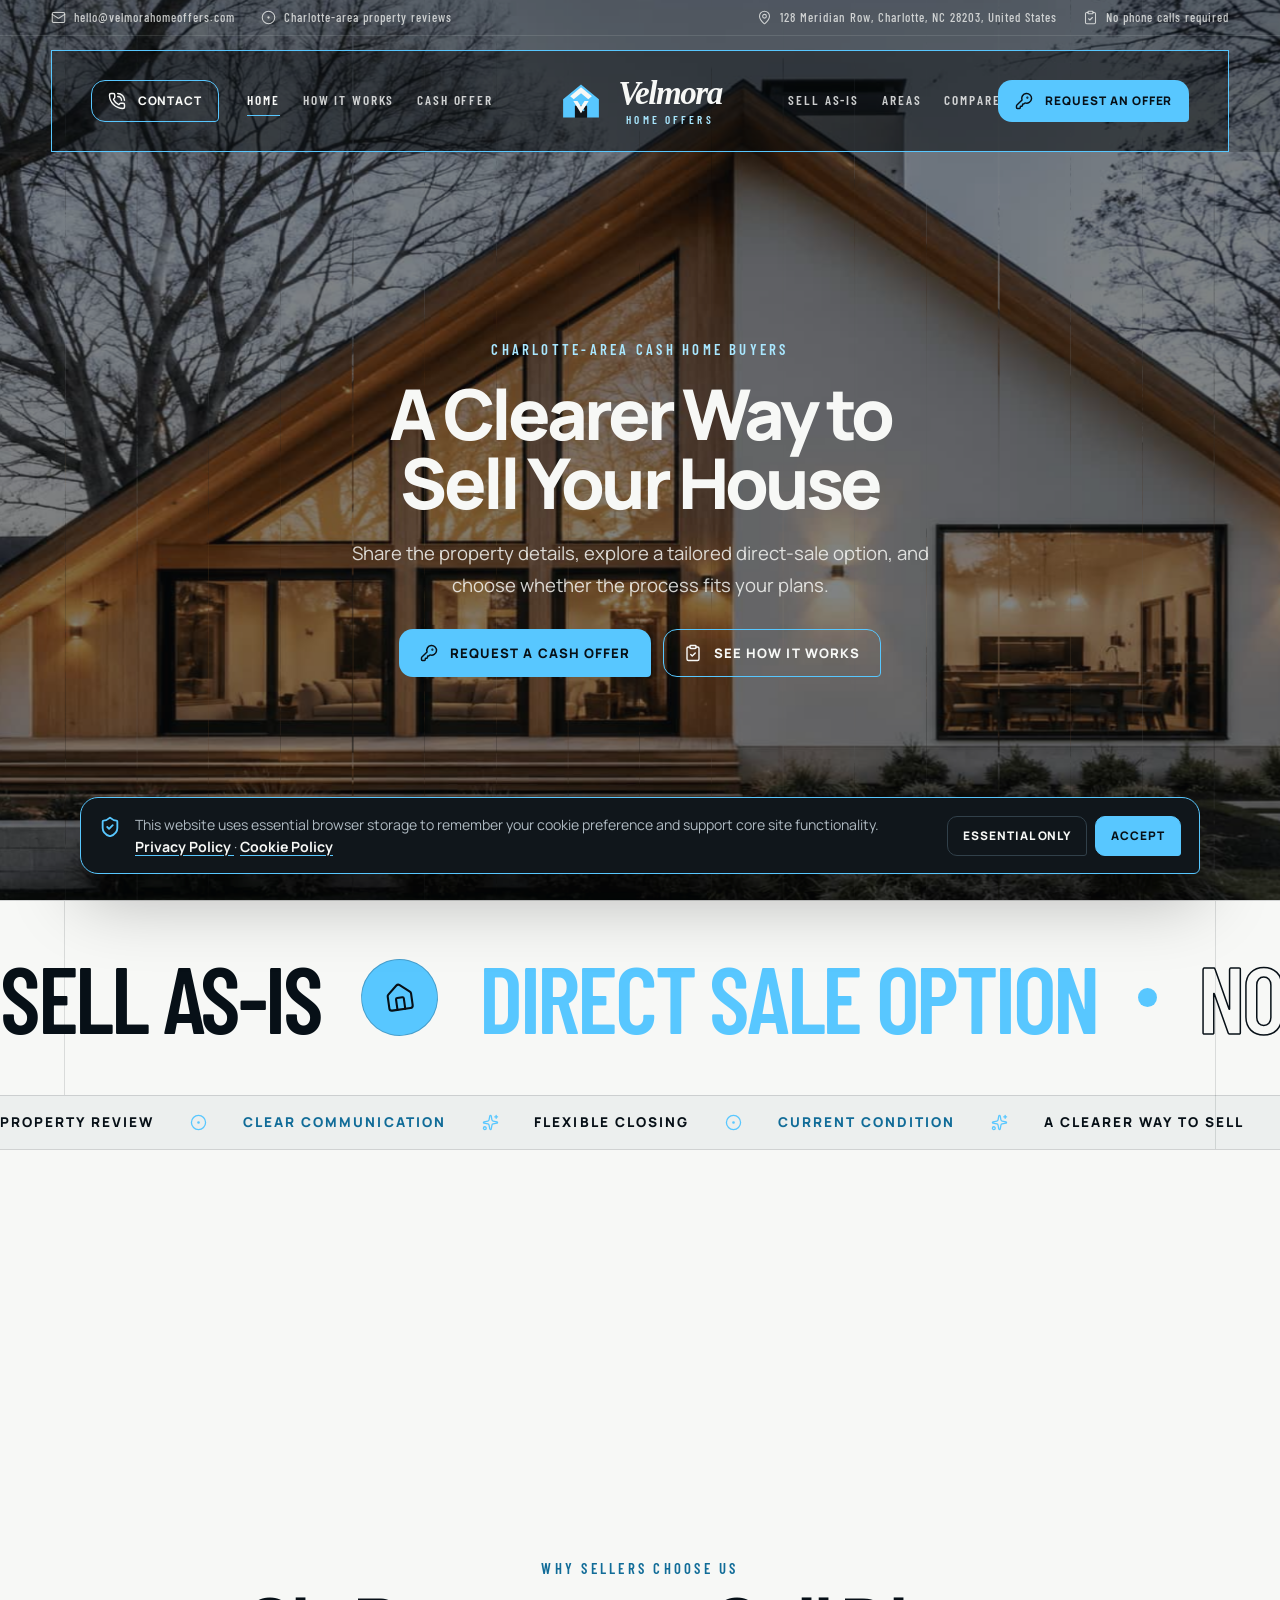
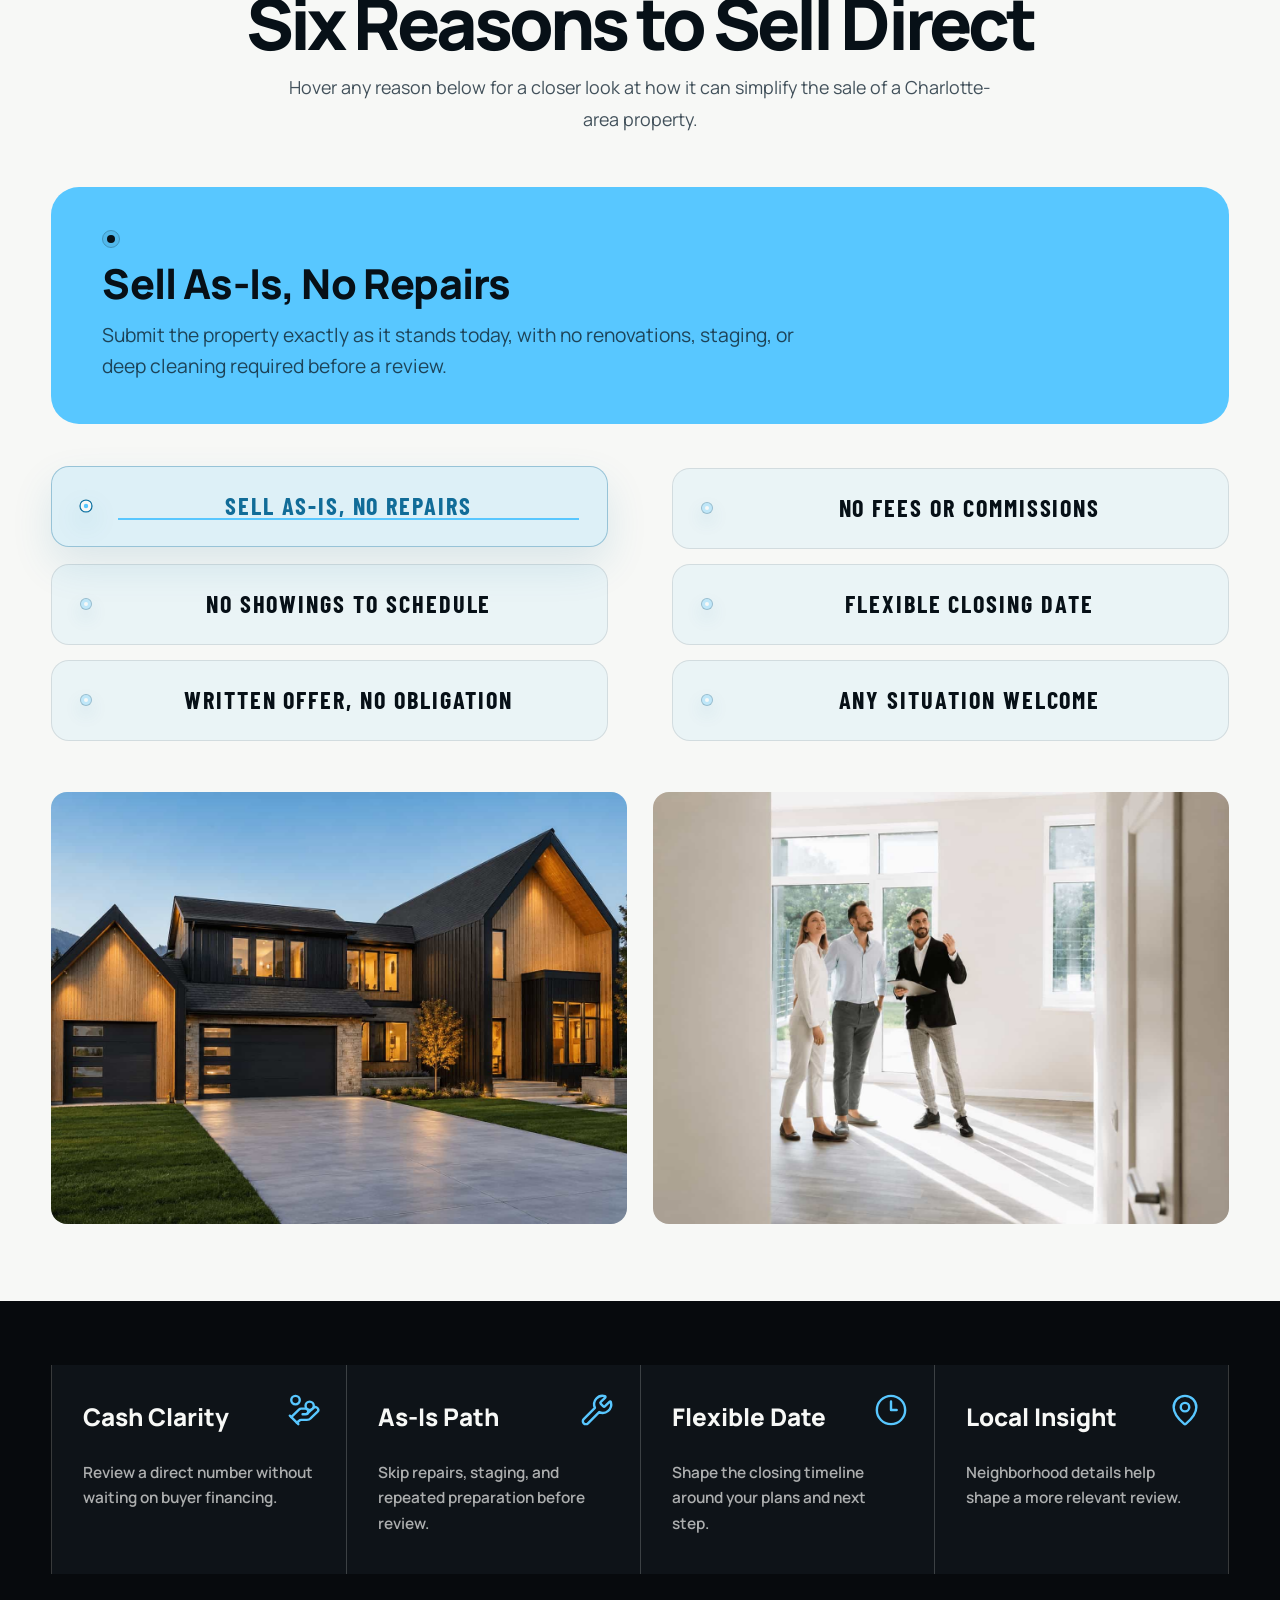
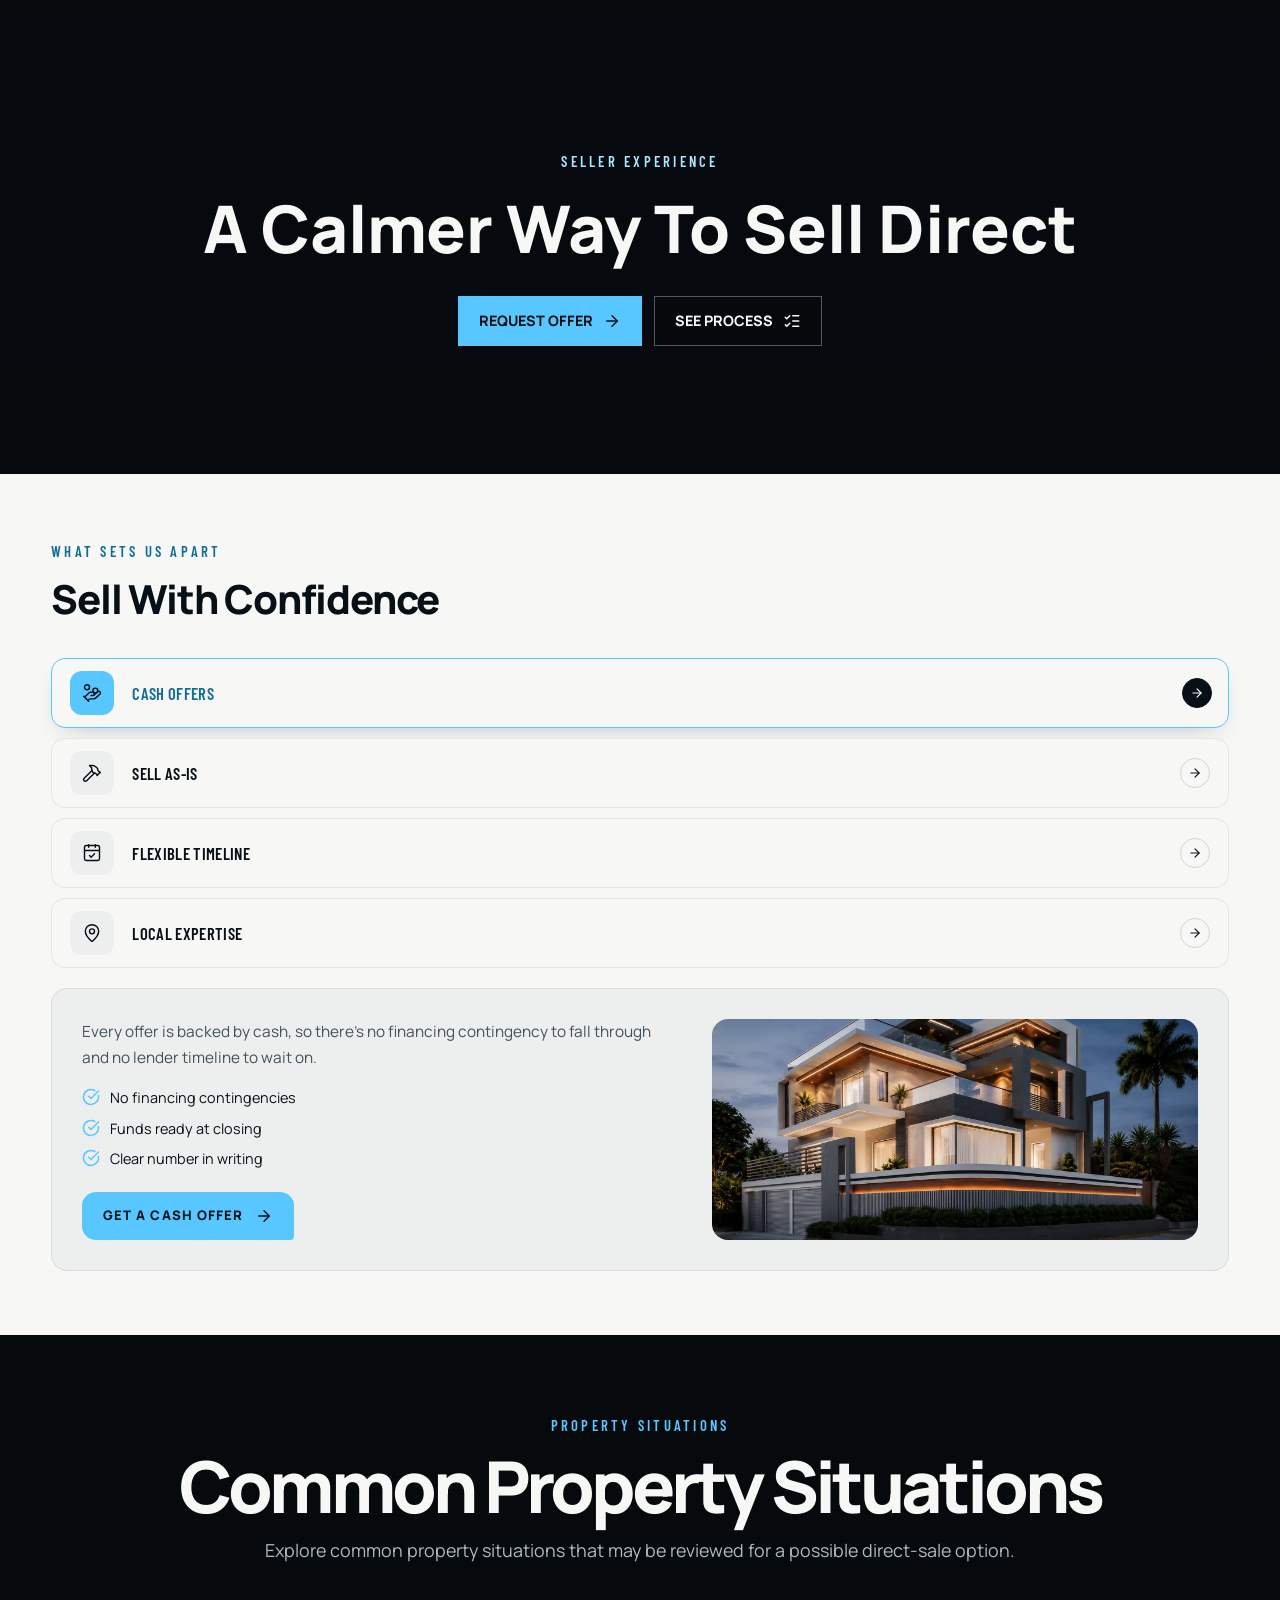
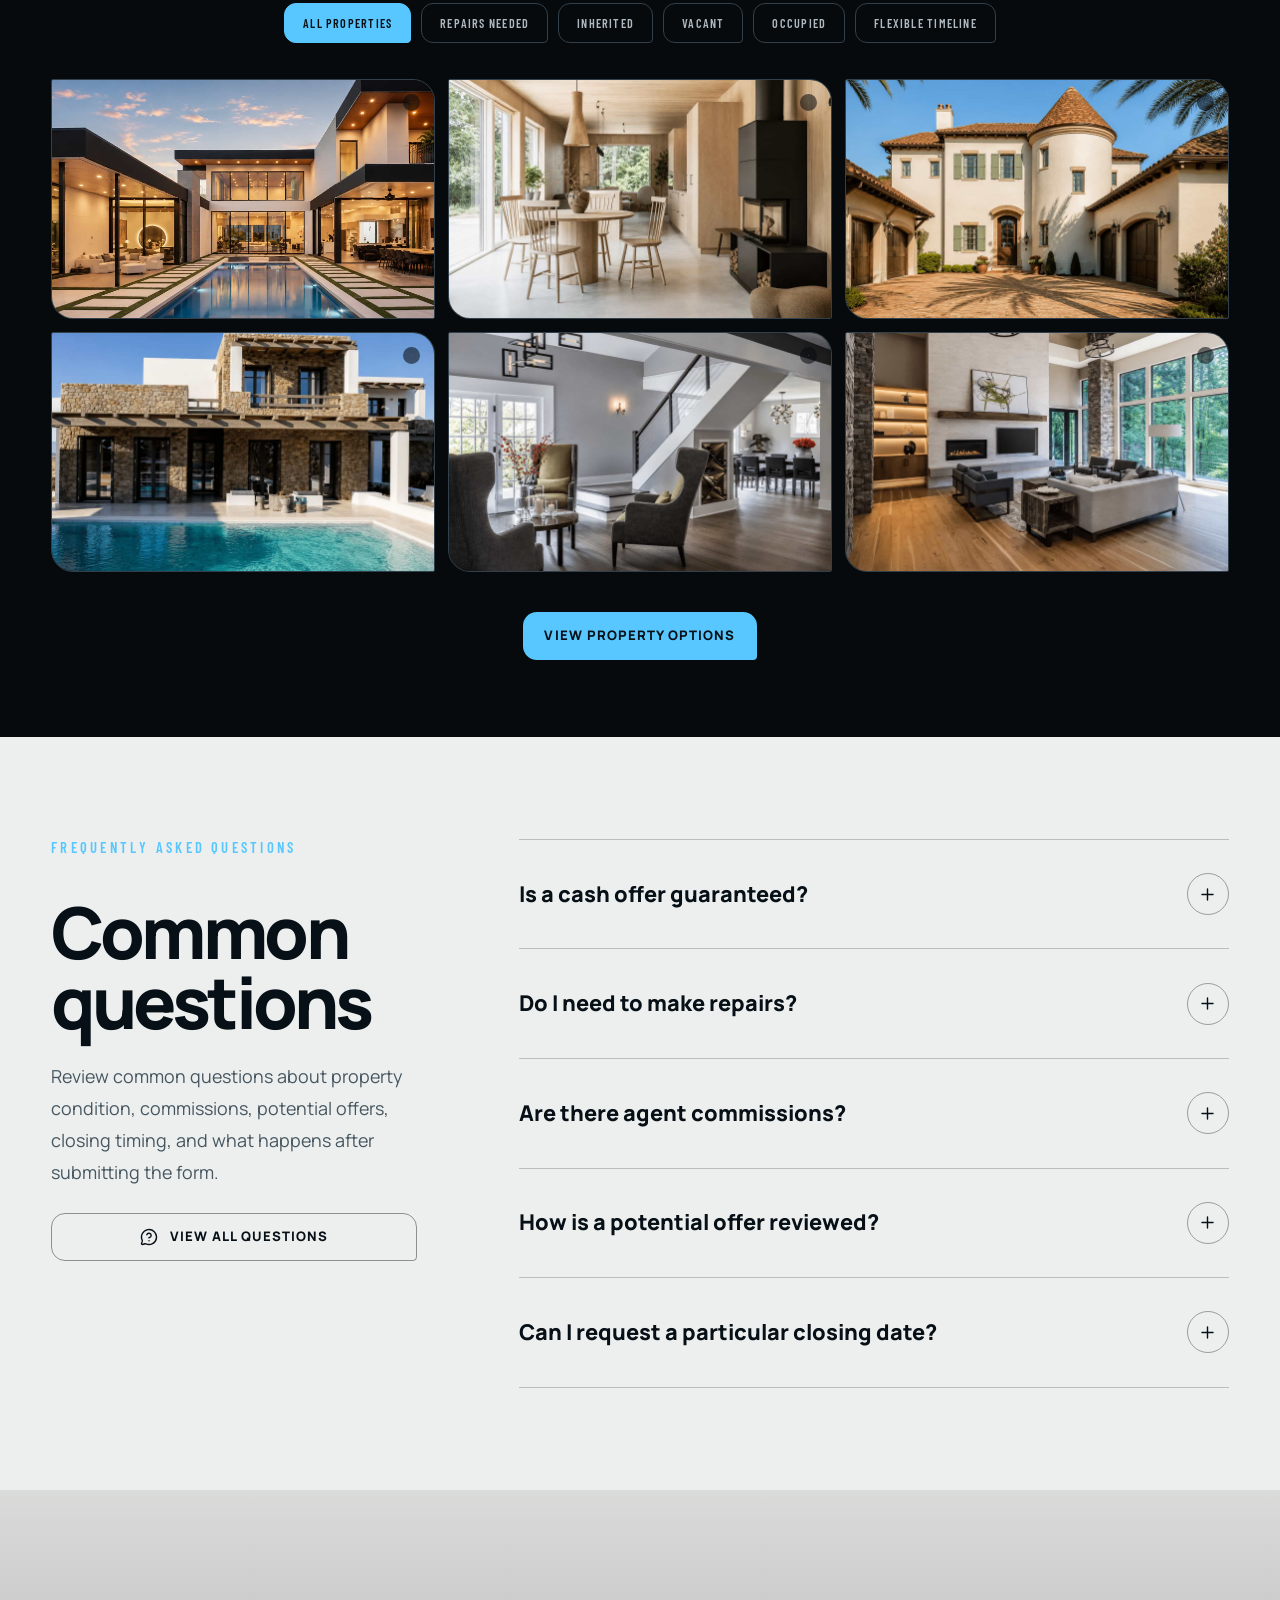
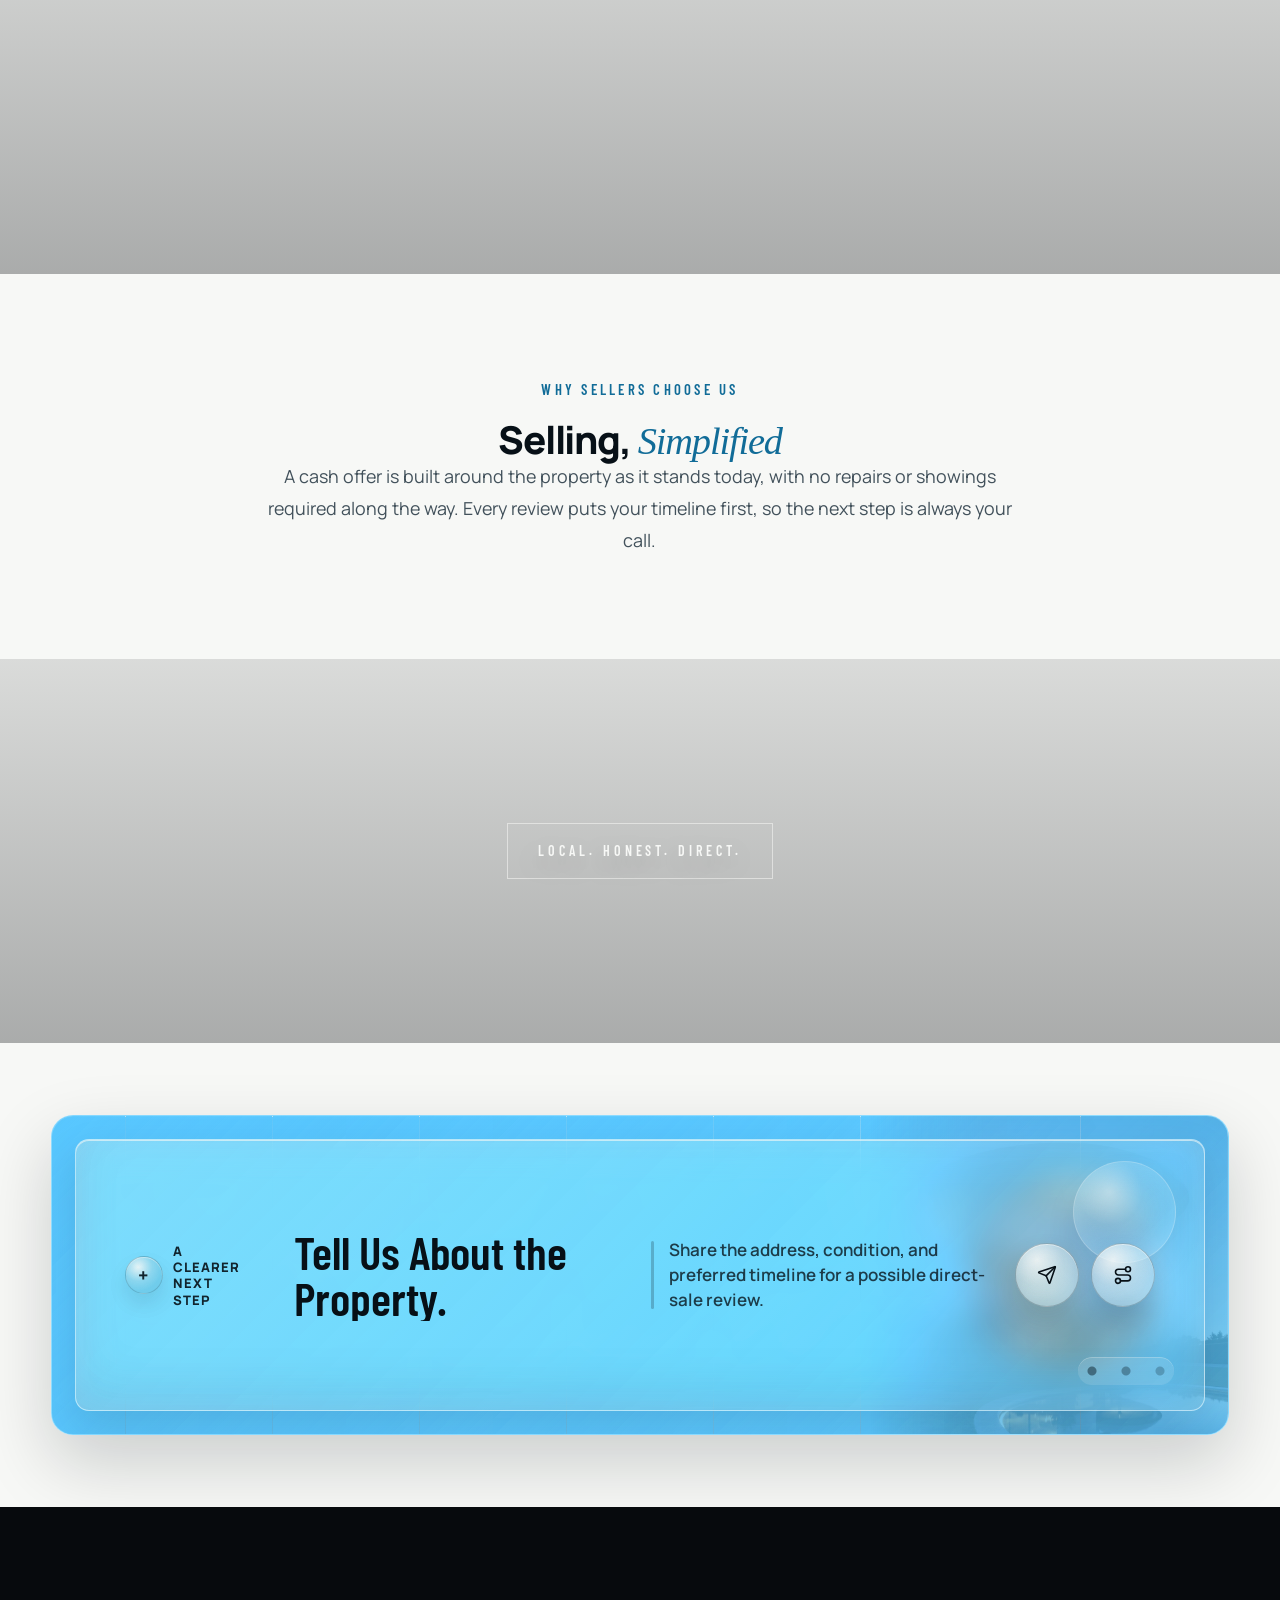
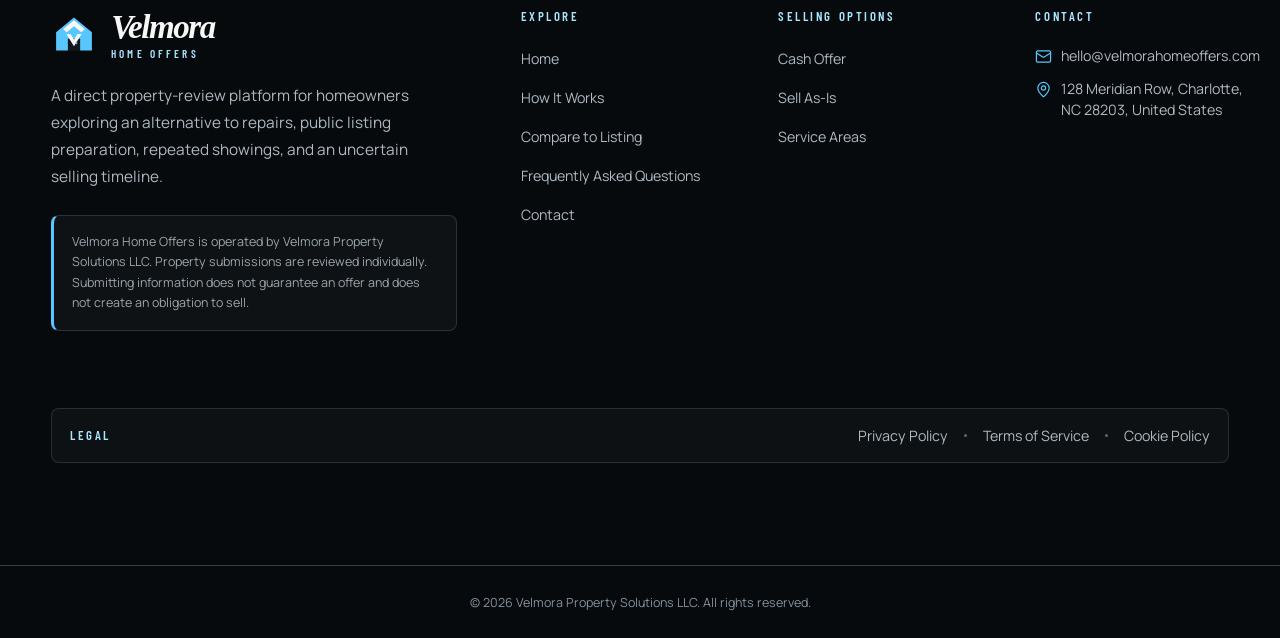
<file: index.html>
<!DOCTYPE html>
<html lang="en" class="no-js">

<head>
    <meta charset="UTF-8">
    <meta name="viewport" content="width=device-width, initial-scale=1.0">

    <title>Velmora Home Offers | Sell Your House in Charlotte, NC</title>

    <meta name="description"
        content="Explore a clearer way to sell a Charlotte-area house as-is without beginning a traditional listing, completing repairs, or scheduling public showings.">

    <meta name="robots" content="index, follow">
    <meta name="theme-color" content="#070A0D">

    <meta property="og:type" content="website">

    <meta property="og:title" content="Velmora Home Offers | Sell Your House in Charlotte, NC">

    <meta property="og:description"
        content="Share the property details and explore whether a direct cash-sale option may fit your Charlotte-area house and preferred timeline.">

    <meta property="og:url" content="https://www.velmorahomeoffers.com">

    <meta property="og:image" content="https://www.velmorahomeoffers.com/assets/images/home-hero-a.jpg">

    <meta property="og:image:alt" content="Velmora Home Offers property review in Charlotte, North Carolina">

    <meta property="og:site_name" content="Velmora Home Offers">

    <meta name="twitter:card" content="summary_large_image">

    <meta name="twitter:title" content="Velmora Home Offers | Sell Your House in Charlotte, NC">

    <meta name="twitter:description"
        content="Explore a direct property-sale route without first preparing a traditional public listing.">

    <meta name="twitter:image" content="https://www.velmorahomeoffers.com/assets/images/home-hero-a.jpg">

    <link rel="canonical" href="https://www.velmorahomeoffers.com">

    <link rel="icon" type="image/svg+xml" href="assets/icons/favicon.svg">

    <link rel="preload" href="assets/images/home-hero-a.jpg" as="image" type="image/jpeg">

    <link rel="stylesheet" href="assets/vendor/aos/aos.css">
    <link rel="stylesheet" href="assets/vendor/swiper/swiper-bundle.min.css">
    <link rel="stylesheet" href="assets/css/global.css">
    <link rel="stylesheet" href="assets/css/trivision-hero.css">
    <link rel="stylesheet" href="assets/css/billboard-cta.css">
    <link rel="stylesheet" href="assets/css/home.css">

    <script src="config/config.js"></script>
    <script src="assets/vendor/aos/aos.js" defer></script>
    <script src="assets/vendor/swiper/swiper-bundle.min.js" defer></script>
    <script src="assets/vendor/lucide/lucide.min.js" defer></script>
    <script src="assets/js/app.js" defer></script>
    <script src="assets/js/trivision-hero.js" defer></script>
    <script src="assets/js/billboard-cta.js" defer></script>
    <script src="assets/js/home.js" defer></script>
</head>

<body>
    <a class="site-skip-link" href="#main-content">
        Skip to main content
    </a>

    <header data-site-header></header>

    <div data-mobile-menu></div>

    <main class="home-main" id="main-content">
        <section class="trivision-hero" id="top" aria-labelledby="home-hero-title" data-trivision-hero
            data-trivision-hero-key="home">
            <div class="trivision-hero__stage" data-trivision-stage aria-hidden="true">
                <img class="trivision-hero__fallback" data-trivision-fallback src="assets/images/home-hero-a.jpg" alt=""
                    width="1920" height="1080" fetchpriority="high">

                <div class="trivision-hero__slats" data-trivision-slats></div>
            </div>

            <div class="trivision-hero__overlay" aria-hidden="true"></div>

            <div class="trivision-hero__content-wrap">
                <div class="trivision-hero__content" data-trivision-content>
                    <span class="site-eyebrow trivision-hero__eyebrow" data-trivision-eyebrow>
                        Charlotte-Area Cash Home Buyers
                    </span>

                    <h1 class="trivision-hero__title" id="home-hero-title" data-trivision-title>
                        A Clearer Way to Sell Your House
                    </h1>

                    <p class="trivision-hero__text" data-trivision-text>
                        Share the property details, explore a tailored direct-sale
                        option, and choose whether the process fits your plans.
                    </p>

                    <div class="trivision-hero__actions">
                        <a class="site-button site-button--sky" href="contact.html#property-offer-form"
                            data-trivision-primary>
                            <i data-lucide="key-round" aria-hidden="true"></i>

                            <span data-trivision-primary-label>
                                Request a Cash Offer
                            </span>
                        </a>

                        <a class="site-button site-button--outline" href="how-it-works.html" data-trivision-secondary>
                            <i data-lucide="clipboard-check" aria-hidden="true"></i>

                            <span data-trivision-secondary-label>
                                See How It Works
                            </span>
                        </a>
                    </div>
                </div>
            </div>

            <div class="trivision-hero__dots" data-trivision-dots aria-label="Choose a hero slide">
                <button class="trivision-hero__dot is-active" type="button" data-trivision-dot="0"
                    aria-label="Show slide 1" aria-current="true"></button>

                <button class="trivision-hero__dot" type="button" data-trivision-dot="1"
                    aria-label="Show slide 2"></button>

                <button class="trivision-hero__dot" type="button" data-trivision-dot="2"
                    aria-label="Show slide 3"></button>
            </div>
        </section>

        <section class="home-signature-marquee" aria-label="Velmora property selling options">
            <div class="home-signature-marquee__main" aria-hidden="true">
                <div class="home-signature-marquee__track">
                    <div class="home-signature-marquee__group">
                        <span class="home-signature-marquee__word home-signature-marquee__word--ink">
                            Sell As-Is
                        </span>

                        <span class="home-signature-marquee__symbol">
                            <i data-lucide="house"></i>
                        </span>

                        <span class="home-signature-marquee__word home-signature-marquee__word--sky">
                            Direct Sale Option
                        </span>

                        <span class="home-signature-marquee__dot"></span>

                        <span class="home-signature-marquee__word home-signature-marquee__word--outline">
                            No Repairs Before Review
                        </span>

                        <span class="home-signature-marquee__symbol home-signature-marquee__symbol--dark">
                            <i data-lucide="key-round"></i>
                        </span>

                        <span class="home-signature-marquee__word home-signature-marquee__word--ink">
                            Your Timeline
                        </span>

                        <span class="home-signature-marquee__dot home-signature-marquee__dot--large"></span>

                        <span class="home-signature-marquee__word home-signature-marquee__word--sky-light">
                            Charlotte Homes
                        </span>

                        <span class="home-signature-marquee__symbol">
                            <i data-lucide="map-pin"></i>
                        </span>
                    </div>

                    <div class="home-signature-marquee__group" aria-hidden="true">
                        <span class="home-signature-marquee__word home-signature-marquee__word--ink">
                            Sell As-Is
                        </span>

                        <span class="home-signature-marquee__symbol">
                            <i data-lucide="house"></i>
                        </span>

                        <span class="home-signature-marquee__word home-signature-marquee__word--sky">
                            Direct Sale Option
                        </span>

                        <span class="home-signature-marquee__dot"></span>

                        <span class="home-signature-marquee__word home-signature-marquee__word--outline">
                            No Repairs Before Review
                        </span>

                        <span class="home-signature-marquee__symbol home-signature-marquee__symbol--dark">
                            <i data-lucide="key-round"></i>
                        </span>

                        <span class="home-signature-marquee__word home-signature-marquee__word--ink">
                            Your Timeline
                        </span>

                        <span class="home-signature-marquee__dot home-signature-marquee__dot--large"></span>

                        <span class="home-signature-marquee__word home-signature-marquee__word--sky-light">
                            Charlotte Homes
                        </span>

                        <span class="home-signature-marquee__symbol">
                            <i data-lucide="map-pin"></i>
                        </span>
                    </div>
                </div>
            </div>

            <div class="home-signature-marquee__secondary" aria-hidden="true">
                <div class="home-signature-marquee__secondary-track">
                    <div class="home-signature-marquee__secondary-group">
                        <span>Property Review</span>
                        <i data-lucide="circle-dot"></i>

                        <span>Clear Communication</span>
                        <i data-lucide="sparkles"></i>

                        <span>Flexible Closing</span>
                        <i data-lucide="circle-dot"></i>

                        <span>Current Condition</span>
                        <i data-lucide="sparkles"></i>

                        <span>A Clearer Way to Sell</span>
                        <i data-lucide="circle-dot"></i>
                    </div>

                    <div class="home-signature-marquee__secondary-group" aria-hidden="true">
                        <span>Property Review</span>
                        <i data-lucide="circle-dot"></i>

                        <span>Clear Communication</span>
                        <i data-lucide="sparkles"></i>

                        <span>Flexible Closing</span>
                        <i data-lucide="circle-dot"></i>

                        <span>Current Condition</span>
                        <i data-lucide="sparkles"></i>

                        <span>A Clearer Way to Sell</span>
                        <i data-lucide="circle-dot"></i>
                    </div>
                </div>
            </div>

            <p class="home-signature-marquee__accessible-text">
                Velmora Home Offers provides information about selling a house as-is,
                property reviews, direct-sale options, and flexible timelines in the
                Charlotte area.
            </p>
        </section>

        <section class="home-highlights" aria-labelledby="home-highlights-title">
            <div class="site-container-wide">
                <div class="home-highlights__parallax" role="img"
                    aria-label="Modern glass home glowing at dusk in the Charlotte area"
                    style="background-image: url('assets/images/how-it-works-hero-b.jpg');"></div>

                <div class="home-highlights__header" data-aos="fade-up">
                    <span class="site-eyebrow">
                        Why Sellers Choose Us
                    </span>

                    <h2 class="site-heading home-highlights__heading" id="home-highlights-title">
                        Six Reasons to Sell Direct
                    </h2>

                    <p class="site-copy home-highlights__intro">
                        Hover any reason below for a closer look at how it can simplify
                        the sale of a Charlotte-area property.
                    </p>
                </div>

                <div class="home-highlights__panel" data-highlights-panel>
                    <div class="home-highlights__panel-inner" data-highlights-panel-inner>
                        <span class="home-highlights__panel-index" data-highlights-index aria-hidden="true">
                            01
                        </span>

                        <h3 class="home-highlights__panel-title" data-highlights-title>
                            Sell As-Is, No Repairs
                        </h3>

                        <p class="home-highlights__panel-copy" data-highlights-copy>
                            Submit the property exactly as it stands today, with no
                            renovations, staging, or deep cleaning required before a review.
                        </p>
                    </div>
                </div>

                <div class="home-highlights__grid" data-highlights-list>
                    <ul class="home-highlights__column">
                        <li>
                            <button class="home-highlights__item is-active" type="button" data-highlights-item
                                data-index="01"
                                data-copy="Submit the property exactly as it stands today, with no renovations, staging, or deep cleaning required before a review.">
                                <span class="home-highlights__item-label">
                                    Sell As-Is, No Repairs
                                </span>
                            </button>
                        </li>

                        <li>
                            <button class="home-highlights__item" type="button" data-highlights-item data-index="02"
                                data-copy="Skip the back-and-forth of public open houses and private showings altogether.">
                                <span class="home-highlights__item-label">
                                    No Showings to Schedule
                                </span>
                            </button>
                        </li>

                        <li>
                            <button class="home-highlights__item" type="button" data-highlights-item data-index="03"
                                data-copy="Every offer arrives in writing, with no pressure or obligation to move forward.">
                                <span class="home-highlights__item-label">
                                    Written Offer, No Obligation
                                </span>
                            </button>
                        </li>
                    </ul>

                    <ul class="home-highlights__column">
                        <li>
                            <button class="home-highlights__item" type="button" data-highlights-item data-index="04"
                                data-copy="A direct sale means no traditional real estate agent commission comes out of the total.">
                                <span class="home-highlights__item-label">
                                    No Fees or Commissions
                                </span>
                            </button>
                        </li>

                        <li>
                            <button class="home-highlights__item" type="button" data-highlights-item data-index="05"
                                data-copy="Choose a closing timeline built around your schedule, not a lender's.">
                                <span class="home-highlights__item-label">
                                    Flexible Closing Date
                                </span>
                            </button>
                        </li>

                        <li>
                            <button class="home-highlights__item" type="button" data-highlights-item data-index="06"
                                data-copy="Vacant, inherited, tenant-occupied, or mid-renovation properties are each reviewed individually.">
                                <span class="home-highlights__item-label">
                                    Any Situation Welcome
                                </span>
                            </button>
                        </li>
                    </ul>
                </div>

                <div class="home-highlights__photos">
                    <img class="home-highlights__photo" src="assets/images/contact-collab-portrait.jpg"
                        alt="Modern black and timber home exterior at dusk" width="1536" height="1024" loading="lazy">

                    <img class="home-highlights__photo" src="assets/images/contact-property-review.jpg"
                        alt="Prospective buyers touring a bright, empty home during a property review" width="1536"
                        height="1024" loading="lazy">
                </div>
            </div>
        </section>

        <section class="selling-experience selling-experience--home selling-experience--cards-first"
            aria-labelledby="home-experience-title">
            <div class="selling-experience__cards-band">
                <div class="site-container-wide">
                    <div class="selling-experience__cards">
                        <article class="selling-experience-card">
                            <i class="selling-experience-card__icon" data-lucide="hand-coins" aria-hidden="true"></i>
                            <h3 class="selling-experience-card__title">
                                Cash Clarity
                            </h3>
                            <p class="selling-experience-card__text">
                                Review a direct number without waiting on buyer financing.
                            </p>
                        </article>

                        <article class="selling-experience-card">
                            <i class="selling-experience-card__icon" data-lucide="wrench" aria-hidden="true"></i>
                            <h3 class="selling-experience-card__title">
                                As-Is Path
                            </h3>
                            <p class="selling-experience-card__text">
                                Skip repairs, staging, and repeated preparation before review.
                            </p>
                        </article>

                        <article class="selling-experience-card">
                            <i class="selling-experience-card__icon" data-lucide="clock-3" aria-hidden="true"></i>
                            <h3 class="selling-experience-card__title">
                                Flexible Date
                            </h3>
                            <p class="selling-experience-card__text">
                                Shape the closing timeline around your plans and next step.
                            </p>
                        </article>

                        <article class="selling-experience-card">
                            <i class="selling-experience-card__icon" data-lucide="map-pin" aria-hidden="true"></i>
                            <h3 class="selling-experience-card__title">
                                Local Insight
                            </h3>
                            <p class="selling-experience-card__text">
                                Neighborhood details help shape a more relevant review.
                            </p>
                        </article>
                    </div>
                </div>
            </div>

            <div class="selling-experience__visual" style="background-image: url('assets/images/home-hero-b.jpg');">
                <div class="site-container-wide selling-experience__visual-inner">
                    <span class="site-eyebrow">
                        Seller Experience
                    </span>

                    <h2 class="selling-experience__heading" id="home-experience-title">
                        A Calmer Way To Sell Direct
                    </h2>

                    <div class="selling-experience__actions">
                        <a class="selling-experience__button selling-experience__button--primary"
                            href="contact.html#property-offer-form">
                            Request Offer
                            <i data-lucide="arrow-right" aria-hidden="true"></i>
                        </a>

                        <a class="selling-experience__button selling-experience__button--ghost"
                            href="how-it-works.html">
                            See Process
                            <i data-lucide="list-checks" aria-hidden="true"></i>
                        </a>
                    </div>
                </div>
            </div>
        </section>

        <section class="service-tabs" data-service-tabs aria-label="What sets us apart">
            <div class="site-container-wide">
                <div class="service-tabs__head">
                    <span class="site-eyebrow">
                        What Sets Us Apart
                    </span>

                    <h2 class="service-tabs__heading">
                        Sell With Confidence
                    </h2>
                </div>

                <div class="service-tabs__layout">
                    <ul class="service-tabs__list" role="tablist">
                        <li class="service-tabs__row is-active" data-service-tabs-row="home-tab-1">
                            <button class="service-tabs__row-btn" type="button" role="tab" id="home-tab-1-label"
                                aria-controls="home-tab-1" aria-selected="true" tabindex="0" data-service-tabs-button>
                                <span class="service-tabs__row-icon">
                                    <i data-lucide="hand-coins" aria-hidden="true"></i>
                                </span>

                                <span class="service-tabs__row-title">
                                    Cash Offers
                                </span>

                                <span class="service-tabs__row-arrow">
                                    <i data-lucide="arrow-right" aria-hidden="true"></i>
                                </span>
                            </button>
                        </li>

                        <li class="service-tabs__row" data-service-tabs-row="home-tab-2">
                            <button class="service-tabs__row-btn" type="button" role="tab" id="home-tab-2-label"
                                aria-controls="home-tab-2" aria-selected="false" tabindex="-1" data-service-tabs-button>
                                <span class="service-tabs__row-icon">
                                    <i data-lucide="hammer" aria-hidden="true"></i>
                                </span>

                                <span class="service-tabs__row-title">
                                    Sell As-Is
                                </span>

                                <span class="service-tabs__row-arrow">
                                    <i data-lucide="arrow-right" aria-hidden="true"></i>
                                </span>
                            </button>
                        </li>

                        <li class="service-tabs__row" data-service-tabs-row="home-tab-3">
                            <button class="service-tabs__row-btn" type="button" role="tab" id="home-tab-3-label"
                                aria-controls="home-tab-3" aria-selected="false" tabindex="-1" data-service-tabs-button>
                                <span class="service-tabs__row-icon">
                                    <i data-lucide="calendar-check" aria-hidden="true"></i>
                                </span>

                                <span class="service-tabs__row-title">
                                    Flexible Timeline
                                </span>

                                <span class="service-tabs__row-arrow">
                                    <i data-lucide="arrow-right" aria-hidden="true"></i>
                                </span>
                            </button>
                        </li>

                        <li class="service-tabs__row" data-service-tabs-row="home-tab-4">
                            <button class="service-tabs__row-btn" type="button" role="tab" id="home-tab-4-label"
                                aria-controls="home-tab-4" aria-selected="false" tabindex="-1" data-service-tabs-button>
                                <span class="service-tabs__row-icon">
                                    <i data-lucide="map-pin" aria-hidden="true"></i>
                                </span>

                                <span class="service-tabs__row-title">
                                    Local Expertise
                                </span>

                                <span class="service-tabs__row-arrow">
                                    <i data-lucide="arrow-right" aria-hidden="true"></i>
                                </span>
                            </button>
                        </li>
                    </ul>

                    <div class="service-tabs__panels">
                        <div class="service-tabs__panel is-active" role="tabpanel" id="home-tab-1"
                            aria-labelledby="home-tab-1-label" data-service-tabs-panel="home-tab-1">
                            <div class="service-tabs__panel-text">
                                <p class="service-tabs__panel-copy">
                                    Every offer is backed by cash, so there's no financing
                                    contingency to fall through and no lender timeline to wait on.
                                </p>

                                <ul class="service-tabs__checklist">
                                    <li>
                                        <i data-lucide="check-circle" aria-hidden="true"></i>
                                        No financing contingencies
                                    </li>

                                    <li>
                                        <i data-lucide="check-circle" aria-hidden="true"></i>
                                        Funds ready at closing
                                    </li>

                                    <li>
                                        <i data-lucide="check-circle" aria-hidden="true"></i>
                                        Clear number in writing
                                    </li>
                                </ul>

                                <a class="site-button site-button--sky service-tabs__btn" href="get-a-cash-offer.html">
                                    Get a Cash Offer
                                    <i data-lucide="arrow-right" aria-hidden="true"></i>
                                </a>
                            </div>

                            <div class="service-tabs__panel-photo"
                                style="background-image: url('assets/images/how-it-works-hero-a.jpg');" role="img"
                                aria-label="Modern home exterior at dusk"></div>
                        </div>

                        <div class="service-tabs__panel" role="tabpanel" id="home-tab-2"
                            aria-labelledby="home-tab-2-label" data-service-tabs-panel="home-tab-2">
                            <div class="service-tabs__panel-text">
                                <p class="service-tabs__panel-copy">
                                    Repairs, cosmetic work, and deferred maintenance stay exactly
                                    as they are — condition is factored into the offer, not a
                                    precondition to sell.
                                </p>

                                <ul class="service-tabs__checklist">
                                    <li>
                                        <i data-lucide="check-circle" aria-hidden="true"></i>
                                        No repairs or staging
                                    </li>

                                    <li>
                                        <i data-lucide="check-circle" aria-hidden="true"></i>
                                        Known issues welcome
                                    </li>

                                    <li>
                                        <i data-lucide="check-circle" aria-hidden="true"></i>
                                        Condition-based pricing
                                    </li>
                                </ul>

                                <a class="site-button site-button--sky service-tabs__btn" href="sell-house-as-is.html">
                                    See What As-Is Covers
                                    <i data-lucide="arrow-right" aria-hidden="true"></i>
                                </a>
                            </div>

                            <div class="service-tabs__panel-photo"
                                style="background-image: url('assets/images/contact-hero-b.jpg');" role="img"
                                aria-label="Minimalist home with a gravel driveway in daylight"></div>
                        </div>

                        <div class="service-tabs__panel" role="tabpanel" id="home-tab-3"
                            aria-labelledby="home-tab-3-label" data-service-tabs-panel="home-tab-3">
                            <div class="service-tabs__panel-text">
                                <p class="service-tabs__panel-copy">
                                    Closing dates are set around your schedule, whether that
                                    means wrapping up in a couple of weeks or planning further
                                    out.
                                </p>

                                <ul class="service-tabs__checklist">
                                    <li>
                                        <i data-lucide="check-circle" aria-hidden="true"></i>
                                        Choose your closing date
                                    </li>

                                    <li>
                                        <i data-lucide="check-circle" aria-hidden="true"></i>
                                        No showings to schedule
                                    </li>

                                    <li>
                                        <i data-lucide="check-circle" aria-hidden="true"></i>
                                        Move at your own pace
                                    </li>
                                </ul>

                                <a class="site-button site-button--sky service-tabs__btn" href="how-it-works.html">
                                    Learn How It Works
                                    <i data-lucide="arrow-right" aria-hidden="true"></i>
                                </a>
                            </div>

                            <div class="service-tabs__panel-photo"
                                style="background-image: url('assets/images/card-1.jpg');" role="img"
                                aria-label="Modern home with a courtyard pool at dusk"></div>
                        </div>

                        <div class="service-tabs__panel" role="tabpanel" id="home-tab-4"
                            aria-labelledby="home-tab-4-label" data-service-tabs-panel="home-tab-4">
                            <div class="service-tabs__panel-text">
                                <p class="service-tabs__panel-copy">
                                    Offers are shaped by neighborhood-level data, not a citywide
                                    average, so pricing reflects what's actually happening
                                    nearby.
                                </p>

                                <ul class="service-tabs__checklist">
                                    <li>
                                        <i data-lucide="check-circle" aria-hidden="true"></i>
                                        Recent comparable sales
                                    </li>

                                    <li>
                                        <i data-lucide="check-circle" aria-hidden="true"></i>
                                        Neighborhood-level pricing
                                    </li>

                                    <li>
                                        <i data-lucide="check-circle" aria-hidden="true"></i>
                                        Coverage across the area
                                    </li>
                                </ul>

                                <a class="site-button site-button--sky service-tabs__btn"
                                    href="we-buy-houses-in-your-area.html">
                                    Explore Your Area
                                    <i data-lucide="arrow-right" aria-hidden="true"></i>
                                </a>
                            </div>

                            <div class="service-tabs__panel-photo"
                                style="background-image: url('assets/images/how-it-works-editorial.jpg');" role="img"
                                aria-label="Modern stone and wood home exterior in daylight"></div>
                        </div>
                    </div>
                </div>
            </div>
        </section>

        <section class="site-section home-property-gallery" id="property-situations"
            aria-labelledby="home-property-gallery-title" data-property-gallery>
            <div class="site-container-wide">
                <div class="home-property-gallery__header" data-aos="fade-up">
                    <span class="site-eyebrow">
                        Property Situations
                    </span>

                    <h2 class="site-heading home-property-gallery__heading" id="home-property-gallery-title">
                        Common Property Situations
                    </h2>

                    <p class="site-copy home-property-gallery__intro">
                        Explore common property situations that may be reviewed for a possible
                        direct-sale option.
                    </p>
                </div>

                <div class="home-property-gallery__filters" role="group" aria-label="Filter property situations">
                    <button class="home-property-gallery__filter is-active" type="button" data-property-filter="all"
                        aria-pressed="true">
                        All Properties
                    </button>

                    <button class="home-property-gallery__filter" type="button" data-property-filter="repairs"
                        aria-pressed="false">
                        Repairs Needed
                    </button>

                    <button class="home-property-gallery__filter" type="button" data-property-filter="inherited"
                        aria-pressed="false">
                        Inherited
                    </button>

                    <button class="home-property-gallery__filter" type="button" data-property-filter="vacant"
                        aria-pressed="false">
                        Vacant
                    </button>

                    <button class="home-property-gallery__filter" type="button" data-property-filter="occupied"
                        aria-pressed="false">
                        Occupied
                    </button>

                    <button class="home-property-gallery__filter" type="button" data-property-filter="timeline"
                        aria-pressed="false">
                        Flexible Timeline
                    </button>
                </div>

                <div class="home-property-gallery__grid">
                    <article class="home-property-gallery__item" data-property-category="all repairs">
                        <a class="home-property-gallery-card" href="sell-house-as-is.html">
                            <img class="home-property-gallery-card__image" src="assets/images/situation-repairs.jpg"
                                alt="Illustrated house with a ladder leaning against it, representing a property that needs repairs"
                                width="900" height="1200" loading="lazy">

                            <i class="home-property-gallery-card__icon" data-lucide="hammer" aria-hidden="true"></i>

                            <span class="home-property-gallery-card__overlay" aria-hidden="true"></span>

                            <span class="home-property-gallery-card__content">
                                <span class="home-property-gallery-card__category">
                                    Repairs Needed
                                </span>

                                <span class="home-property-gallery-card__title">
                                    House Needing Major Repairs
                                </span>

                                <span class="home-property-gallery-card__text">
                                    Share the property in its current condition without completing
                                    renovations before the initial review.
                                </span>

                                <span class="home-property-gallery-card__link">
                                    Explore This Situation
                                </span>
                            </span>
                        </a>
                    </article>

                    <article class="home-property-gallery__item" data-property-category="all inherited">
                        <a class="home-property-gallery-card" href="contact.html#property-offer-form">
                            <img class="home-property-gallery-card__image" src="assets/images/situation-inherited.jpg"
                                alt="Illustrated house with a front picket fence, representing an inherited family property"
                                width="900" height="1200" loading="lazy">

                            <i class="home-property-gallery-card__icon" data-lucide="key-round" aria-hidden="true"></i>

                            <span class="home-property-gallery-card__overlay" aria-hidden="true"></span>

                            <span class="home-property-gallery-card__content">
                                <span class="home-property-gallery-card__category">
                                    Inherited
                                </span>

                                <span class="home-property-gallery-card__title">
                                    Inherited Home
                                </span>

                                <span class="home-property-gallery-card__text">
                                    Consider next steps for a property received through inheritance,
                                    including situations with multiple heirs.
                                </span>

                                <span class="home-property-gallery-card__link">
                                    Start a Property Review
                                </span>
                            </span>
                        </a>
                    </article>

                    <article class="home-property-gallery__item" data-property-category="all vacant">
                        <a class="home-property-gallery-card" href="we-buy-houses-in-your-area.html">
                            <img class="home-property-gallery-card__image" src="assets/images/situation-vacant.jpg"
                                alt="Illustrated house with a boarded window, representing a vacant property"
                                width="900" height="1200" loading="lazy">

                            <i class="home-property-gallery-card__icon" data-lucide="door-open" aria-hidden="true"></i>

                            <span class="home-property-gallery-card__overlay" aria-hidden="true"></span>

                            <span class="home-property-gallery-card__content">
                                <span class="home-property-gallery-card__category">
                                    Vacant
                                </span>

                                <span class="home-property-gallery-card__title">
                                    Vacant Property
                                </span>

                                <span class="home-property-gallery-card__text">
                                    Discuss an empty or lightly maintained house without needing to
                                    occupy or stage it beforehand.
                                </span>

                                <span class="home-property-gallery-card__link">
                                    Check Your Area
                                </span>
                            </span>
                        </a>
                    </article>

                    <article class="home-property-gallery__item" data-property-category="all occupied">
                        <a class="home-property-gallery-card" href="contact.html#property-offer-form">
                            <img class="home-property-gallery-card__image" src="assets/images/situation-tenant.jpg"
                                alt="Illustrated house with lit windows, representing a tenant-occupied property"
                                width="900" height="1200" loading="lazy">

                            <i class="home-property-gallery-card__icon" data-lucide="user-round" aria-hidden="true"></i>

                            <span class="home-property-gallery-card__overlay" aria-hidden="true"></span>

                            <span class="home-property-gallery-card__content">
                                <span class="home-property-gallery-card__category">
                                    Occupied
                                </span>

                                <span class="home-property-gallery-card__title">
                                    Tenant-Occupied House
                                </span>

                                <span class="home-property-gallery-card__text">
                                    Share lease terms, access arrangements, and possession
                                    expectations as part of the review.
                                </span>

                                <span class="home-property-gallery-card__link">
                                    Discuss Occupancy
                                </span>
                            </span>
                        </a>
                    </article>

                    <article class="home-property-gallery__item" data-property-category="all timeline">
                        <a class="home-property-gallery-card" href="how-it-works.html">
                            <img class="home-property-gallery-card__image" src="assets/images/situation-relocation.jpg"
                                alt="Illustrated house with packed moving boxes out front, representing a relocation timeline"
                                width="900" height="1200" loading="lazy">

                            <i class="home-property-gallery-card__icon" data-lucide="luggage" aria-hidden="true"></i>

                            <span class="home-property-gallery-card__overlay" aria-hidden="true"></span>

                            <span class="home-property-gallery-card__content">
                                <span class="home-property-gallery-card__category">
                                    Flexible Timeline
                                </span>

                                <span class="home-property-gallery-card__title">
                                    Relocation Timeline
                                </span>

                                <span class="home-property-gallery-card__text">
                                    Explain a moving schedule or employment change alongside a
                                    preferred transaction timeline.
                                </span>

                                <span class="home-property-gallery-card__link">
                                    See How It Works
                                </span>
                            </span>
                        </a>
                    </article>

                    <article class="home-property-gallery__item" data-property-category="all repairs vacant">
                        <a class="home-property-gallery-card" href="get-a-cash-offer.html">
                            <img class="home-property-gallery-card__image" src="assets/images/situation-condition.jpg"
                                alt="Illustrated house with overgrown vines on the front wall, representing a property in difficult condition"
                                width="900" height="1200" loading="lazy">

                            <i class="home-property-gallery-card__icon" data-lucide="triangle-alert"
                                aria-hidden="true"></i>

                            <span class="home-property-gallery-card__overlay" aria-hidden="true"></span>

                            <span class="home-property-gallery-card__content">
                                <span class="home-property-gallery-card__category">
                                    Repairs Needed
                                </span>

                                <span class="home-property-gallery-card__title">
                                    Difficult Property Condition
                                </span>

                                <span class="home-property-gallery-card__text">
                                    Describe damage, neglect, or cleanup needs without preparing the
                                    property for public showings.
                                </span>

                                <span class="home-property-gallery-card__link">
                                    Request a Review
                                </span>
                            </span>
                        </a>
                    </article>

                    <article class="home-property-gallery__item" data-property-category="repairs">
                        <a class="home-property-gallery-card" href="sell-house-as-is.html">
                            <img class="home-property-gallery-card__image" src="assets/images/situation-renovation.jpg"
                                alt="Illustrated house with scaffolding on one side, representing an unfinished renovation"
                                width="900" height="1200" loading="lazy">

                            <i class="home-property-gallery-card__icon" data-lucide="brick-wall" aria-hidden="true"></i>

                            <span class="home-property-gallery-card__overlay" aria-hidden="true"></span>

                            <span class="home-property-gallery-card__content">
                                <span class="home-property-gallery-card__category">
                                    Repairs Needed
                                </span>

                                <span class="home-property-gallery-card__title">
                                    Unfinished Renovation
                                </span>

                                <span class="home-property-gallery-card__text">
                                    Show what work was started and what remains instead of
                                    completing the renovation first.
                                </span>

                                <span class="home-property-gallery-card__link">
                                    Sell As-Is
                                </span>
                            </span>
                        </a>
                    </article>

                    <article class="home-property-gallery__item" data-property-category="timeline">
                        <a class="home-property-gallery-card" href="get-a-cash-offer.html">
                            <img class="home-property-gallery-card__image" src="assets/images/situation-closing.jpg"
                                alt="Illustrated house beside a calendar, representing a flexible closing timeline"
                                width="900" height="1200" loading="lazy">

                            <i class="home-property-gallery-card__icon" data-lucide="calendar-clock"
                                aria-hidden="true"></i>

                            <span class="home-property-gallery-card__overlay" aria-hidden="true"></span>

                            <span class="home-property-gallery-card__content">
                                <span class="home-property-gallery-card__category">
                                    Flexible Timeline
                                </span>

                                <span class="home-property-gallery-card__title">
                                    Flexible Closing Request
                                </span>

                                <span class="home-property-gallery-card__text">
                                    Share a preferred closing date range before deciding whether a
                                    direct sale fits your plans.
                                </span>

                                <span class="home-property-gallery-card__link">
                                    Get a Cash Offer
                                </span>
                            </span>
                        </a>
                    </article>

                    <article class="home-property-gallery__item" data-property-category="timeline">
                        <a class="home-property-gallery-card" href="compare-to-listing.html">
                            <img class="home-property-gallery-card__image" src="assets/images/situation-no-listing.jpg"
                                alt="Illustrated house with a blank yard sign, representing a sale without a public listing"
                                width="900" height="1200" loading="lazy">

                            <i class="home-property-gallery-card__icon" data-lucide="columns-2" aria-hidden="true"></i>

                            <span class="home-property-gallery-card__overlay" aria-hidden="true"></span>

                            <span class="home-property-gallery-card__content">
                                <span class="home-property-gallery-card__category">
                                    Flexible Timeline
                                </span>

                                <span class="home-property-gallery-card__title">
                                    Selling Without a Listing First
                                </span>

                                <span class="home-property-gallery-card__text">
                                    Compare a direct-sale review with the time and steps involved in
                                    a traditional public listing.
                                </span>

                                <span class="home-property-gallery-card__link">
                                    Compare Routes
                                </span>
                            </span>
                        </a>
                    </article>
                </div>

                <p class="home-property-gallery__status" data-property-gallery-status role="status" aria-live="polite">
                </p>

                <div class="home-property-gallery__footer">
                    <a class="site-button site-button--sky" href="get-a-cash-offer.html">
                        View Property Options
                    </a>
                </div>
            </div>
        </section>


        <section class="site-section home-faq" id="frequently-asked-questions" aria-labelledby="home-faq-title"
            data-home-faq>
            <div class="site-container-wide home-faq__layout">
                <div class="home-faq__intro site-sticky">
                    <span class="site-eyebrow" data-site-text="home.faq.eyebrow">
                        Frequently asked questions
                    </span>

                    <h2 class="site-heading home-faq__heading" id="home-faq-title" data-site-text="home.faq.title">
                        Common questions
                    </h2>

                    <p class="site-copy">
                        Review common questions about property condition, commissions,
                        potential offers, closing timing, and what happens after submitting
                        the form.
                    </p>

                    <a class="site-button site-button--ink-outline" href="frequently-asked-questions.html">
                        <i data-lucide="message-circle-question" aria-hidden="true"></i>

                        View All Questions
                    </a>
                </div>

                <div class="home-faq__list">
                    <article class="home-faq-item">
                        <h3>
                            <button class="home-faq-item__button" id="home-faq-button-offer" type="button"
                                aria-expanded="false" aria-controls="home-faq-panel-offer" data-faq-button>
                                <span class="home-faq-item__question" data-site-text="home.faq.items.0.question">
                                    Is a cash offer guaranteed?
                                </span>

                                <span class="home-faq-item__icon" aria-hidden="true">
                                    <i data-lucide="plus" data-faq-icon="plus"></i>

                                    <i data-lucide="minus" data-faq-icon="minus"></i>
                                </span>
                            </button>
                        </h3>

                        <div class="home-faq-item__panel" id="home-faq-panel-offer" aria-hidden="true">
                            <div class="home-faq-item__panel-inner">
                                <p class="home-faq-item__answer" data-site-text="home.faq.items.0.answer">
                                    No. Submitting property information does not guarantee that
                                    an offer will be made. Every property is reviewed
                                    individually.
                                </p>
                            </div>
                        </div>
                    </article>

                    <article class="home-faq-item">
                        <h3>
                            <button class="home-faq-item__button" id="home-faq-button-repairs" type="button"
                                aria-expanded="false" aria-controls="home-faq-panel-repairs" data-faq-button>
                                <span class="home-faq-item__question" data-site-text="home.faq.items.1.question">
                                    Do I need to make repairs?
                                </span>

                                <span class="home-faq-item__icon" aria-hidden="true">
                                    <i data-lucide="plus" data-faq-icon="plus"></i>

                                    <i data-lucide="minus" data-faq-icon="minus"></i>
                                </span>
                            </button>
                        </h3>

                        <div class="home-faq-item__panel" id="home-faq-panel-repairs" aria-hidden="true">
                            <div class="home-faq-item__panel-inner">
                                <p class="home-faq-item__answer" data-site-text="home.faq.items.1.answer">
                                    You can submit the property in its current condition. Known
                                    repair needs may be considered during the review.
                                </p>
                            </div>
                        </div>
                    </article>

                    <article class="home-faq-item">
                        <h3>
                            <button class="home-faq-item__button" id="home-faq-button-commission" type="button"
                                aria-expanded="false" aria-controls="home-faq-panel-commission" data-faq-button>
                                <span class="home-faq-item__question" data-site-text="home.faq.items.2.question">
                                    Are there agent commissions?
                                </span>

                                <span class="home-faq-item__icon" aria-hidden="true">
                                    <i data-lucide="plus" data-faq-icon="plus"></i>

                                    <i data-lucide="minus" data-faq-icon="minus"></i>
                                </span>
                            </button>
                        </h3>

                        <div class="home-faq-item__panel" id="home-faq-panel-commission" aria-hidden="true">
                            <div class="home-faq-item__panel-inner">
                                <p class="home-faq-item__answer" data-site-text="home.faq.items.2.answer">
                                    Velmora does not charge a traditional real estate agent
                                    commission when purchasing a property directly.
                                </p>
                            </div>
                        </div>
                    </article>

                    <article class="home-faq-item">
                        <h3>
                            <button class="home-faq-item__button" id="home-faq-button-review" type="button"
                                aria-expanded="false" aria-controls="home-faq-panel-review" data-faq-button>
                                <span class="home-faq-item__question" data-site-text="home.faq.items.3.question">
                                    How is a potential offer reviewed?
                                </span>

                                <span class="home-faq-item__icon" aria-hidden="true">
                                    <i data-lucide="plus" data-faq-icon="plus"></i>

                                    <i data-lucide="minus" data-faq-icon="minus"></i>
                                </span>
                            </button>
                        </h3>

                        <div class="home-faq-item__panel" id="home-faq-panel-review" aria-hidden="true">
                            <div class="home-faq-item__panel-inner">
                                <p class="home-faq-item__answer" data-site-text="home.faq.items.3.answer">
                                    The review may consider location, condition, occupancy,
                                    access, title information, market factors, anticipated work,
                                    and seller timing.
                                </p>
                            </div>
                        </div>
                    </article>

                    <article class="home-faq-item">
                        <h3>
                            <button class="home-faq-item__button" id="home-faq-button-closing" type="button"
                                aria-expanded="false" aria-controls="home-faq-panel-closing" data-faq-button>
                                <span class="home-faq-item__question" data-site-text="home.faq.items.4.question">
                                    Can I request a particular closing date?
                                </span>

                                <span class="home-faq-item__icon" aria-hidden="true">
                                    <i data-lucide="plus" data-faq-icon="plus"></i>

                                    <i data-lucide="minus" data-faq-icon="minus"></i>
                                </span>
                            </button>
                        </h3>

                        <div class="home-faq-item__panel" id="home-faq-panel-closing" aria-hidden="true">
                            <div class="home-faq-item__panel-inner">
                                <p class="home-faq-item__answer" data-site-text="home.faq.items.4.answer">
                                    You can provide a preferred timeline. The final date remains
                                    subject to accepted terms, title work, documentation, and
                                    other transaction requirements.
                                </p>
                            </div>
                        </div>
                    </article>
                </div>
            </div>
        </section>


        <section class="parallax-strip site-text-center" aria-labelledby="home-parallax-title">
            <div class="parallax-strip__frame" role="img" aria-label="Modern glass home overlooking the water at dusk"
                style="background-image: url('assets/images/home-hero-b.jpg');"></div>

            <div class="parallax-strip__body">
                <div class="site-container-narrow">
                    <span class="site-eyebrow">
                        Why Sellers Choose Us
                    </span>

                    <h2 class="parallax-strip__heading" id="home-parallax-title">
                        Selling, <em>Simplified</em>
                    </h2>

                    <p class="site-copy">
                        A cash offer is built around the property as it stands today, with no
                        repairs or showings required along the way. Every review puts your
                        timeline first, so the next step is always your call.
                    </p>
                </div>
            </div>

            <div class="parallax-strip__frame" role="img"
                aria-label="Light wood modern home with an open-air dining patio"
                style="background-image: url('assets/images/contact-hero-c.jpg');">
                <span class="parallax-strip__frame-caption">
                    <span>Local. Honest. Direct.</span>
                </span>
            </div>
        </section>

        <section class="billboard-cta-section" aria-labelledby="home-cta-title">
            <div class="site-container-wide">
                <div class="billboard-cta billboard-cta--sky" data-billboard-cta
                    data-billboard-image="assets/images/contact-hero-a.jpg" data-text-duration="5500"
                    data-photo-duration="4500" data-slat-direction="forward">
                    <div class="billboard-cta__card">
                        <div class="billboard-cta__slats" data-billboard-slats aria-hidden="true"></div>

                        <div class="billboard-cta__content">
                            <p class="billboard-cta__eyebrow">A Clearer Next Step</p>

                            <h2 class="billboard-cta__title" id="home-cta-title">
                                Tell Us About the Property.
                            </h2>

                            <p class="billboard-cta__text">
                                Share the address, condition, and preferred timeline for a
                                possible direct-sale review.
                            </p>

                            <div class="billboard-cta__actions">
                                <a class="billboard-cta__icon-button billboard-cta__icon-button--primary"
                                    href="contact.html#property-offer-form" aria-label="Request a property review">
                                    <i data-lucide="send" aria-hidden="true"></i>
                                </a>

                                <a class="billboard-cta__icon-button billboard-cta__icon-button--secondary"
                                    href="how-it-works.html" aria-label="Learn how the process works">
                                    <i data-lucide="route" aria-hidden="true"></i>
                                </a>
                            </div>
                        </div>
                    </div>
                </div>
            </div>
        </section>
    </main>

    <footer data-site-footer></footer>

    <div data-cookie-consent></div>
</body>

</html>
</file>
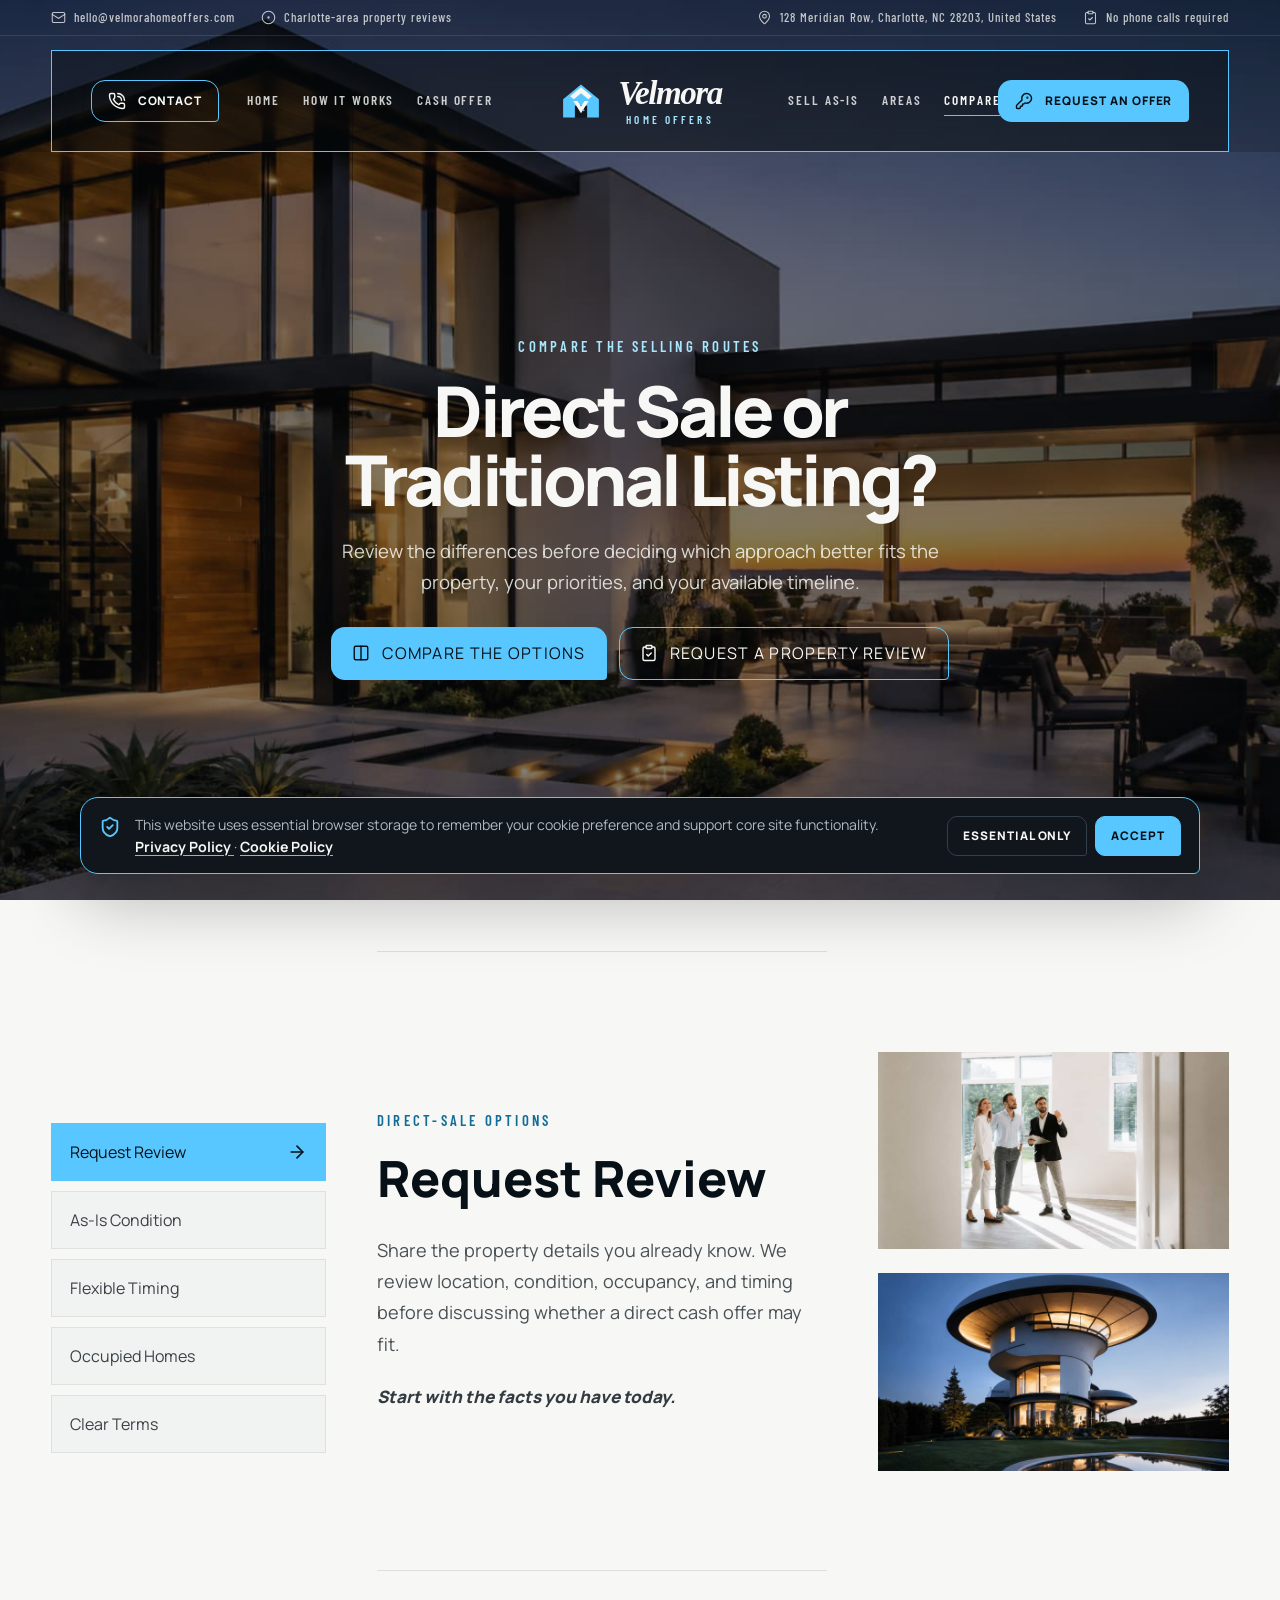
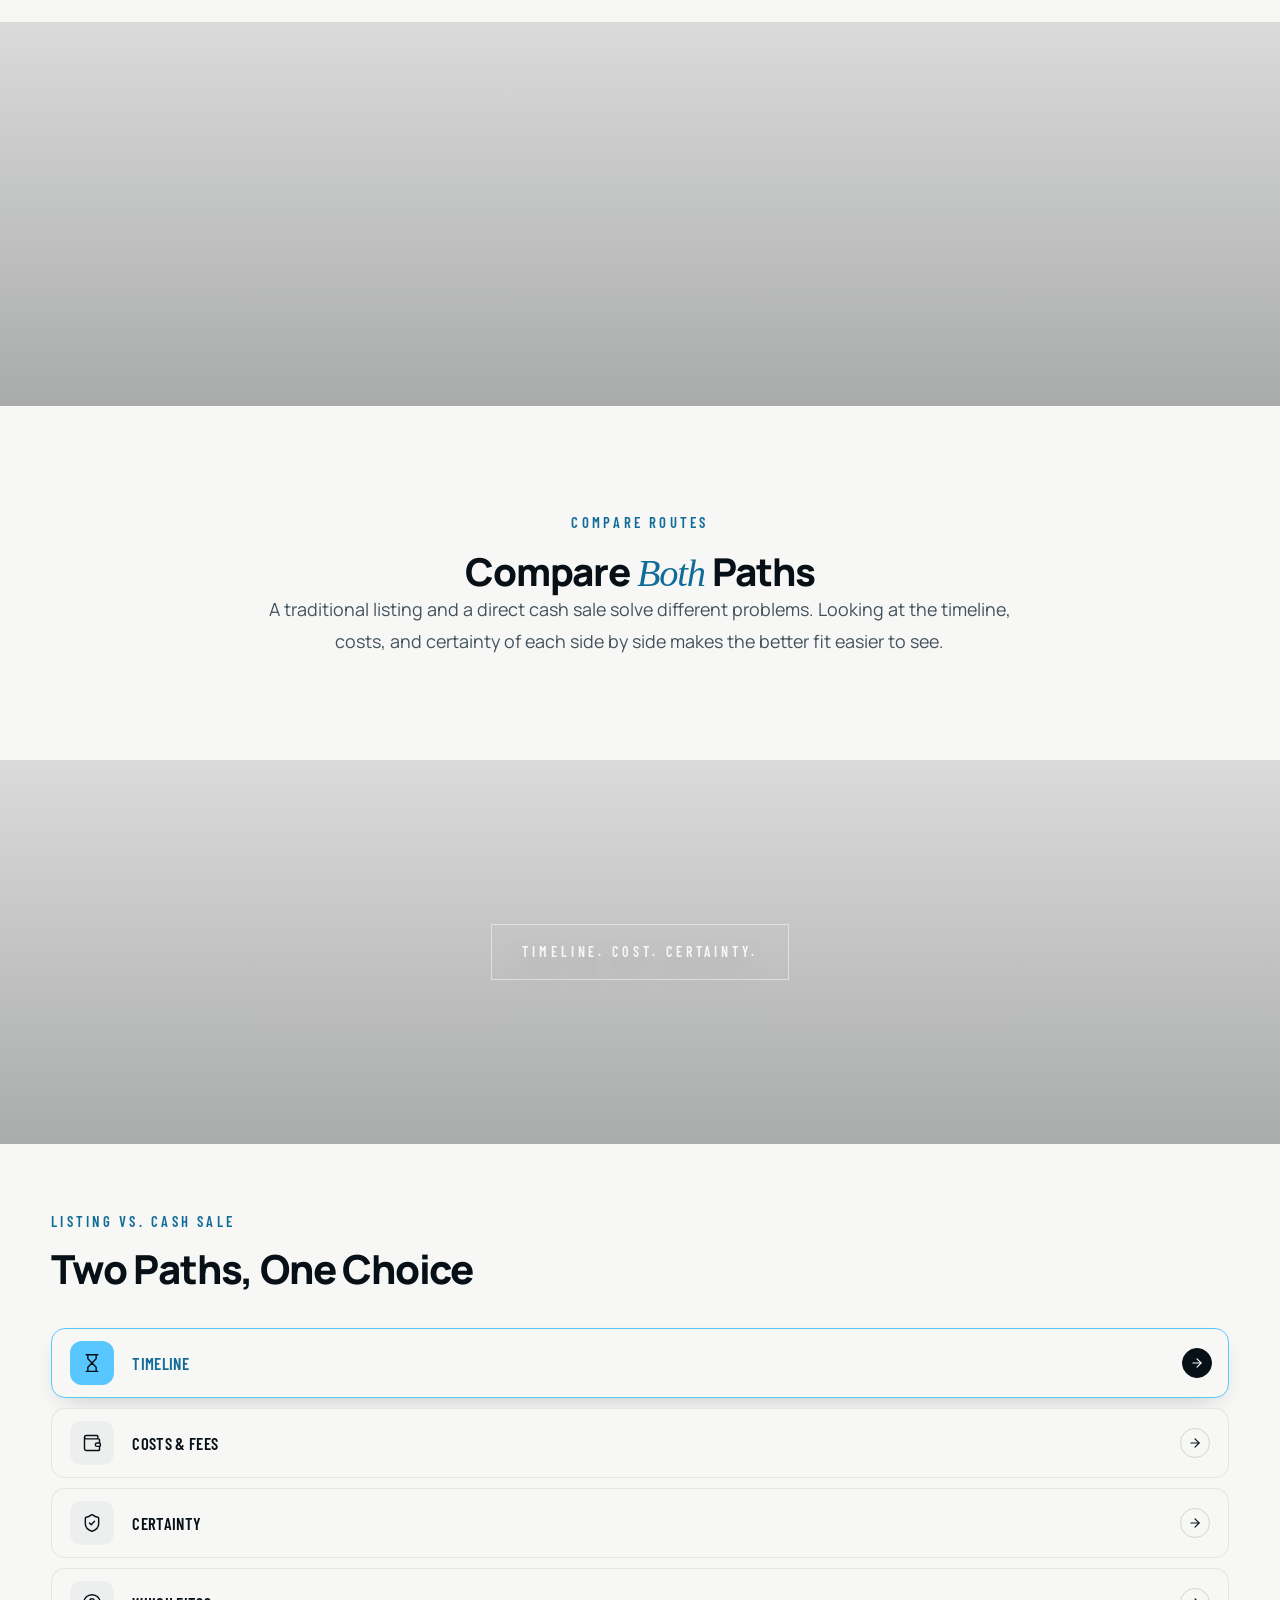
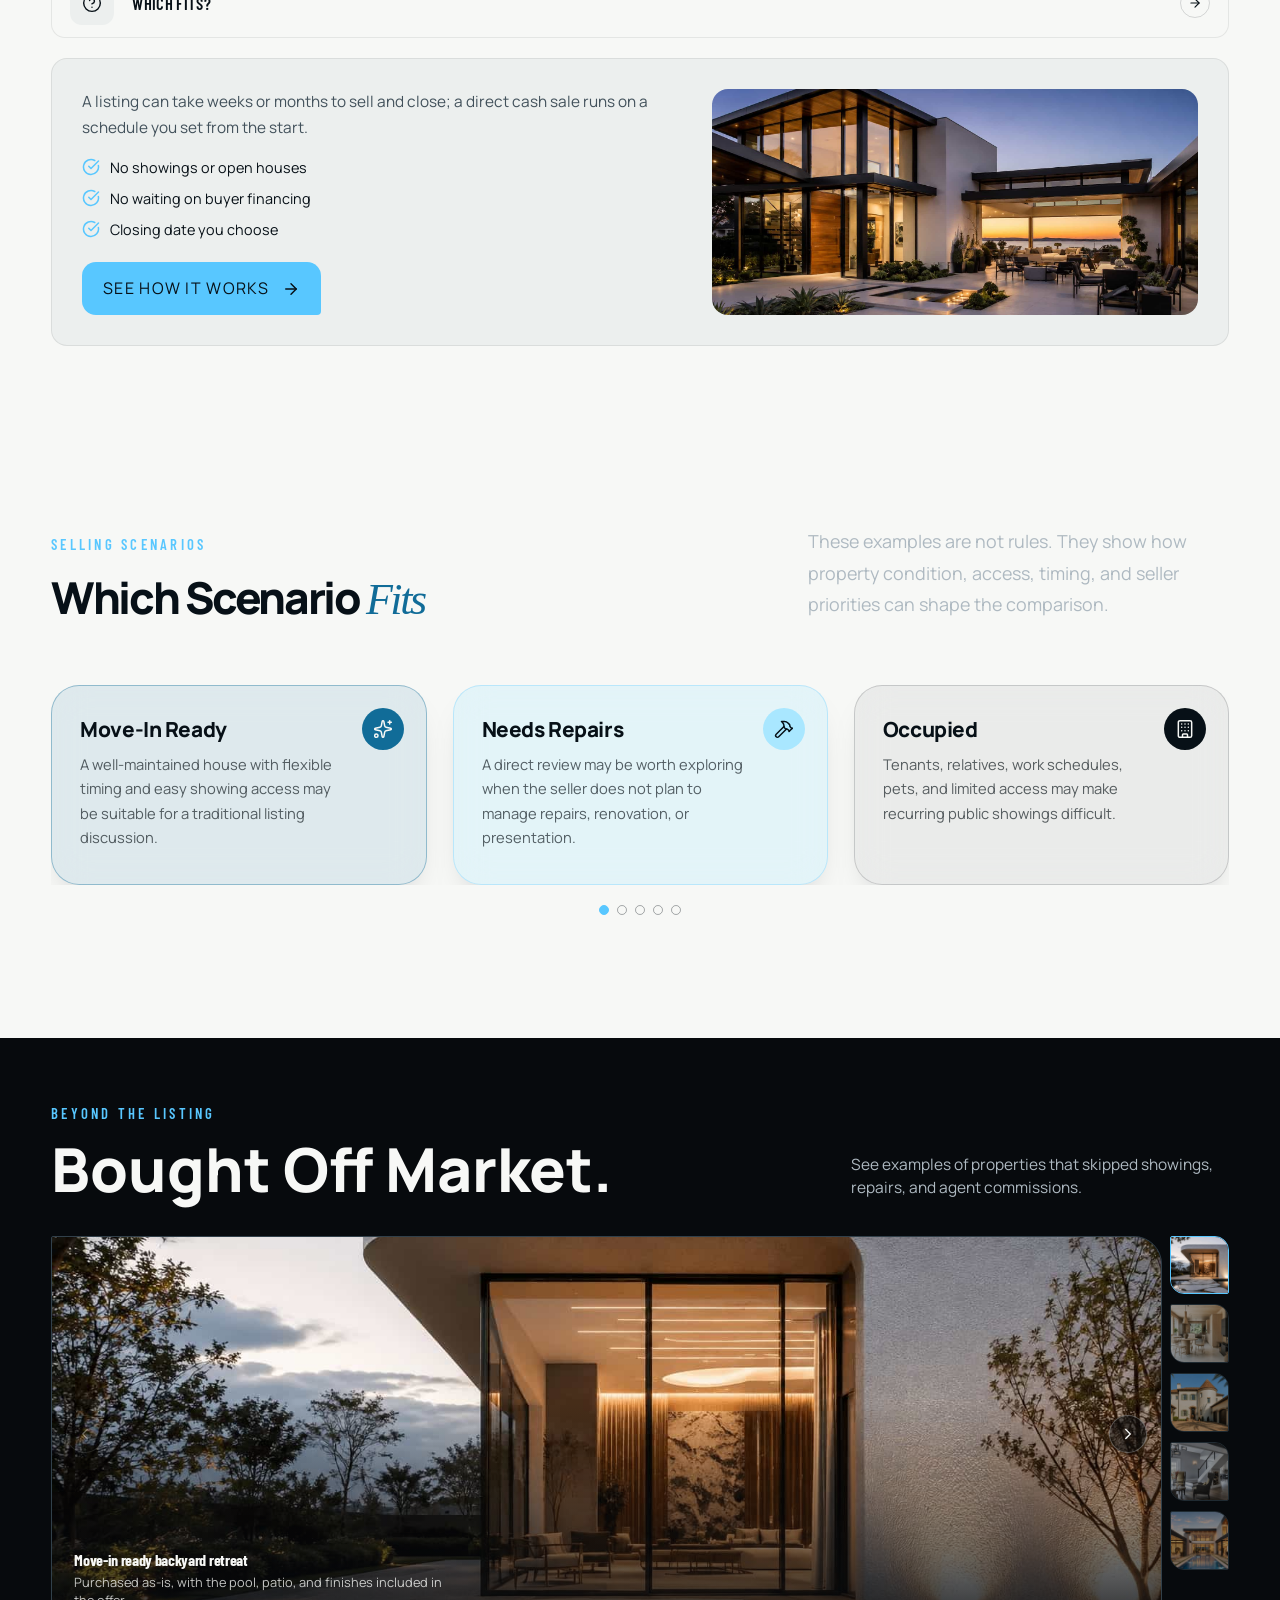
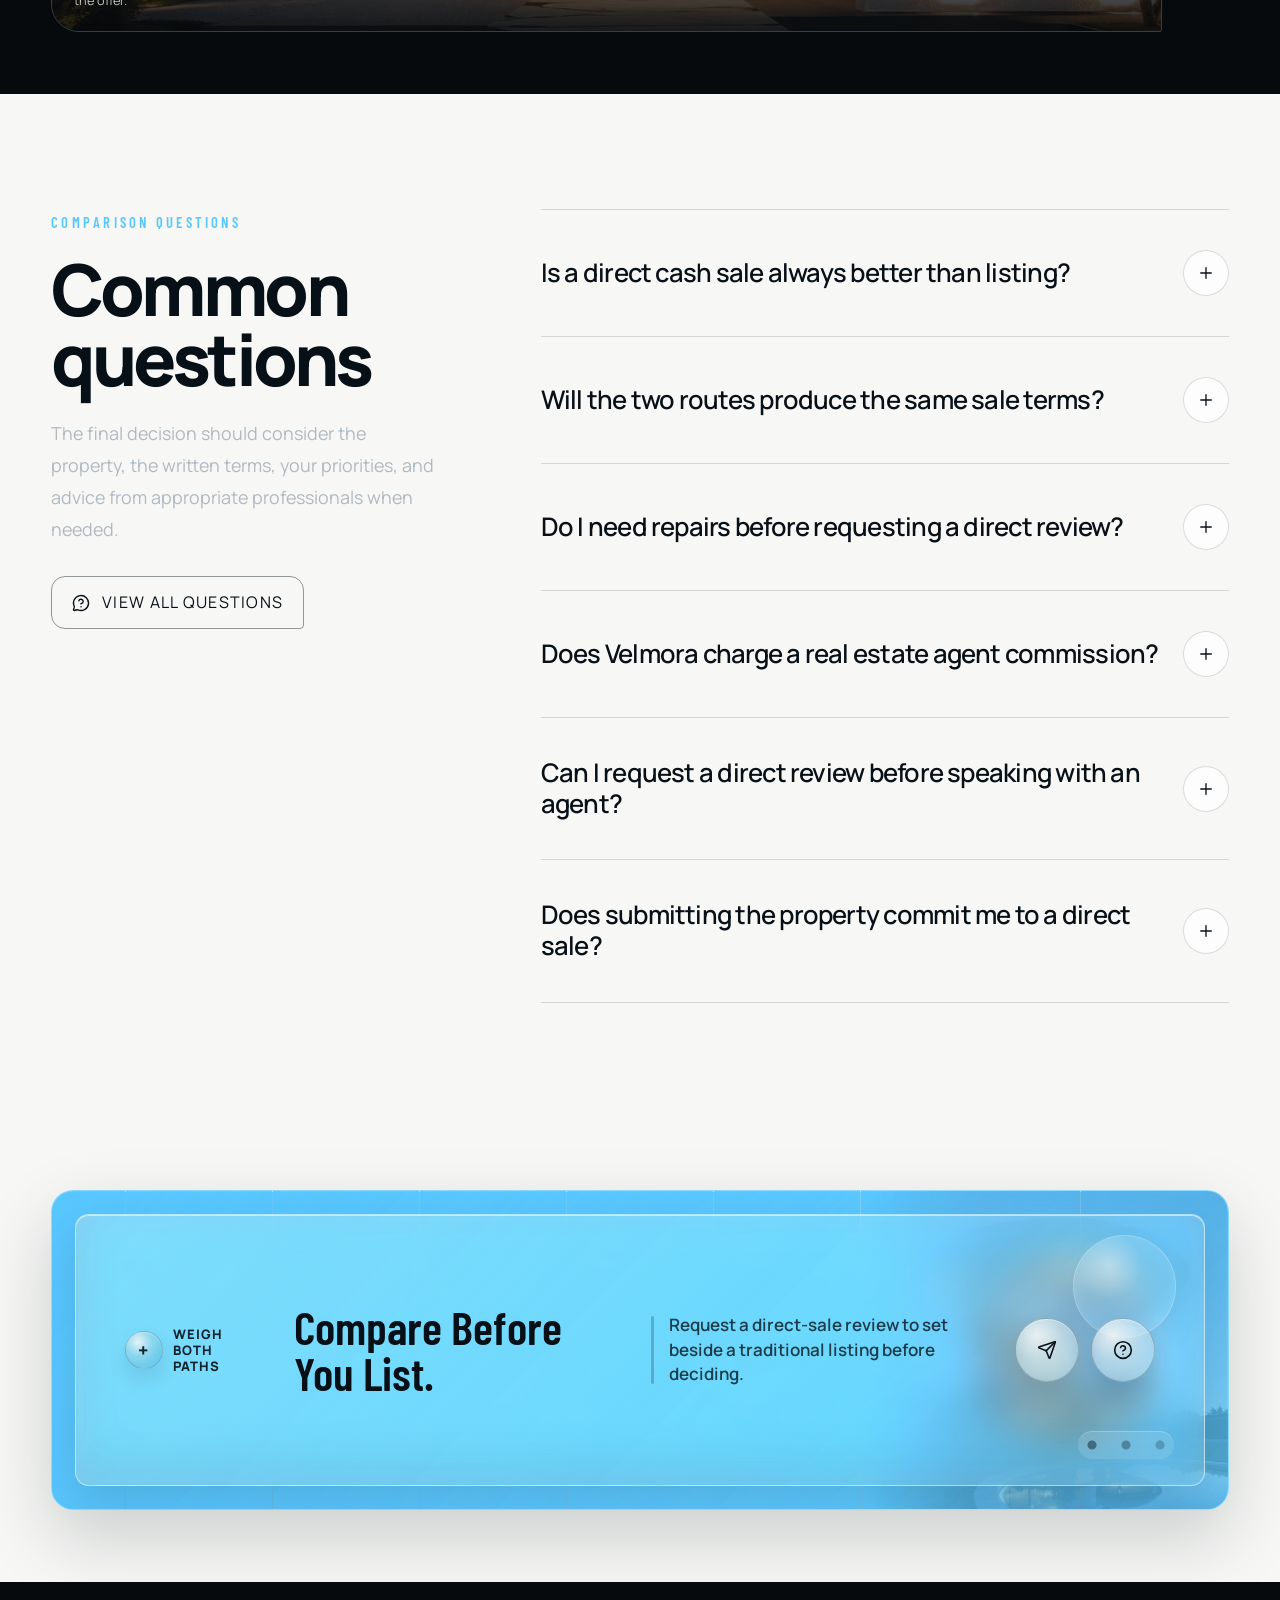
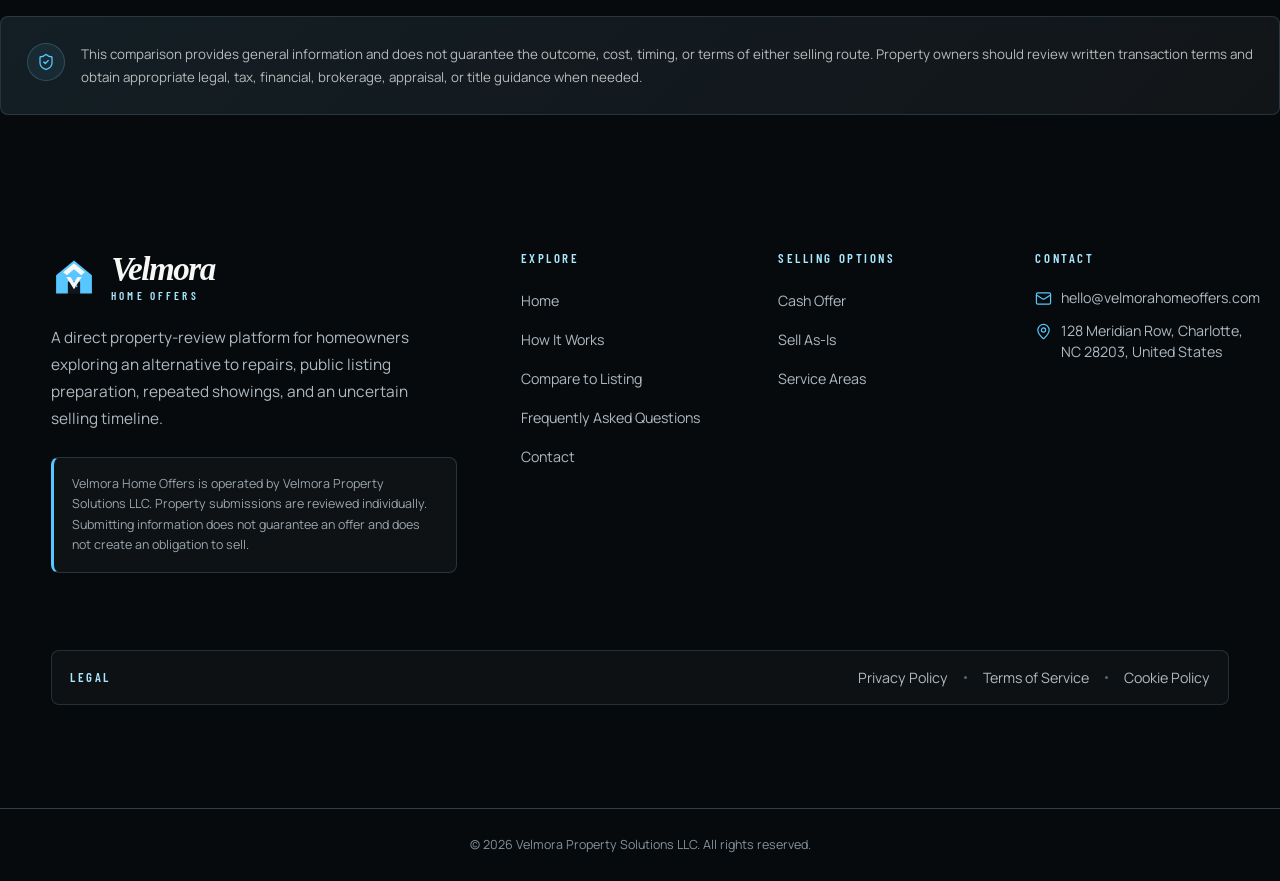
<file: compare-to-listing.html>
<!DOCTYPE html>
<html lang="en" class="no-js">

<head>
    <meta charset="UTF-8">
    <meta name="viewport" content="width=device-width, initial-scale=1.0">

    <title>Cash Offer vs Traditional Listing | Velmora Home Offers</title>

    <meta name="description"
        content="Compare a direct cash sale with a traditional property listing, including preparation, showings, commissions, financing, timing, and transaction uncertainty.">

    <meta name="robots" content="index, follow">
    <meta name="theme-color" content="#070A0D">

    <meta property="og:type" content="website">

    <meta property="og:title" content="Cash Offer vs Traditional Listing | Velmora Home Offers">

    <meta property="og:description"
        content="Compare a direct property sale with a traditional listing before deciding which route better fits your house, priorities, and timeline.">

    <meta property="og:url" content="https://www.velmorahomeoffers.com/compare-to-listing.html">

    <meta property="og:image" content="https://www.velmorahomeoffers.com/assets/images/home-hero-a.jpg">

    <meta property="og:image:alt"
        content="Comparison between a direct cash home sale and a traditional property listing">

    <meta property="og:site_name" content="Velmora Home Offers">

    <meta name="twitter:card" content="summary_large_image">

    <meta name="twitter:title" content="Cash Offer vs Traditional Listing | Velmora Home Offers">

    <meta name="twitter:description"
        content="Review the differences between a direct cash sale and a traditional property listing.">

    <meta name="twitter:image" content="https://www.velmorahomeoffers.com/assets/images/home-hero-a.jpg">

    <link rel="canonical" href="https://www.velmorahomeoffers.com/compare-to-listing.html">

    <link rel="icon" type="image/svg+xml" href="assets/icons/favicon.svg">

    <link rel="preload" href="assets/images/home-hero-b.jpg" as="image" type="image/jpeg">

    <link rel="stylesheet" href="assets/vendor/aos/aos.css">
    <link rel="stylesheet" href="assets/vendor/swiper/swiper-bundle.min.css">
    <link rel="stylesheet" href="assets/css/global.css">
    <link rel="stylesheet" href="assets/css/trivision-hero.css">
    <link rel="stylesheet" href="assets/css/billboard-cta.css">
    <link rel="stylesheet" href="assets/css/services.css">

    <script src="config/config.js"></script>
    <script src="assets/vendor/aos/aos.js" defer></script>
    <script src="assets/vendor/swiper/swiper-bundle.min.js" defer></script>
    <script src="assets/vendor/lucide/lucide.min.js" defer></script>
    <script src="assets/js/app.js" defer></script>
    <script src="assets/js/trivision-hero.js" defer></script>
    <script src="assets/js/billboard-cta.js" defer></script>
    <script src="assets/js/services.js" defer></script>
</head>

<body>
    <a class="site-skip-link" href="#main-content">
        Skip to main content
    </a>

    <header data-site-header></header>

    <div data-mobile-menu></div>

    <main class="service-main" id="main-content">
        <article class="service-page">
            <section class="trivision-hero" aria-labelledby="compare-hero-title" data-trivision-hero
                data-trivision-hero-key="comparePage">
                <div class="trivision-hero__stage" data-trivision-stage aria-hidden="true">
                    <img class="trivision-hero__fallback" data-trivision-fallback
                        src="assets/images/home-hero-b.jpg" alt="" width="1920" height="1080"
                        fetchpriority="high">

                    <div class="trivision-hero__slats" data-trivision-slats></div>
                </div>

                <div class="trivision-hero__overlay" aria-hidden="true"></div>

                <div class="trivision-hero__content-wrap">
                    <div class="trivision-hero__content" data-trivision-content>
                        <span class="site-eyebrow trivision-hero__eyebrow" data-trivision-eyebrow>
                            Compare the selling routes
                        </span>

                        <h1 class="trivision-hero__title" id="compare-hero-title" data-trivision-title>
                            Direct Sale or Traditional Listing?
                        </h1>

                        <p class="trivision-hero__text" data-trivision-text>
                            Review the differences before deciding which approach better
                            fits the property, your priorities, and your available timeline.
                        </p>

                        <div class="trivision-hero__actions">
                            <a class="site-button site-button--sky" href="#full-comparison" data-trivision-primary>
                                <i data-lucide="columns-2" aria-hidden="true"></i>

                                <span data-trivision-primary-label>
                                    Compare the Options
                                </span>
                            </a>

                            <a class="site-button site-button--outline" href="contact.html#property-offer-form"
                                data-trivision-secondary>
                                <i data-lucide="clipboard-check" aria-hidden="true"></i>

                                <span data-trivision-secondary-label>
                                    Request a Property Review
                                </span>
                            </a>
                        </div>
                    </div>
                </div>

                <div class="trivision-hero__dots" data-trivision-dots aria-label="Choose a hero slide">
                    <button class="trivision-hero__dot is-active" type="button" data-trivision-dot="0"
                        aria-label="Show slide 1" aria-current="true"></button>

                    <button class="trivision-hero__dot" type="button" data-trivision-dot="1"
                        aria-label="Show slide 2"></button>

                    <button class="trivision-hero__dot" type="button" data-trivision-dot="2"
                        aria-label="Show slide 3"></button>
                </div>
            </section>

                        <section class="site-section service-showcase" aria-labelledby="service-showcase-title" data-service-showcase>
                            <div class="site-container-wide service-showcase__layout">
                                <aside class="service-showcase__nav site-sticky" aria-label="Explore direct-sale options">
                                    <button class="service-showcase__item is-active" type="button" data-service-showcase-item
                                        data-title="Request Review"
                                        data-copy="Share the property details you already know. We review location, condition, occupancy, and timing before discussing whether a direct cash offer may fit."
                                        data-note="Start with the facts you have today."
                                        data-image-primary="assets/images/contact-property-review.jpg"
                                        data-image-secondary="assets/images/contact-hero-a.jpg">
                                        Request Review
                                        <i data-lucide="arrow-right" aria-hidden="true"></i>
                                    </button>
                        
                                    <button class="service-showcase__item" type="button" data-service-showcase-item data-title="As-Is Condition"
                                        data-copy="Repairs, updates, and cleanup do not need to happen before the review. The current condition is part of the conversation from the beginning."
                                        data-note="No pre-sale renovation plan required."
                                        data-image-primary="assets/images/situation-repairs.jpg"
                                        data-image-secondary="assets/images/situation-condition.jpg">
                                        As-Is Condition
                                        <i data-lucide="arrow-right" aria-hidden="true"></i>
                                    </button>
                        
                                    <button class="service-showcase__item" type="button" data-service-showcase-item data-title="Flexible Timing"
                                        data-copy="If a written offer is available, the closing date can be shaped around your move, title work, and the pace that feels manageable."
                                        data-note="A direct path can still move calmly."
                                        data-image-primary="assets/images/situation-closing.jpg"
                                        data-image-secondary="assets/images/home-hero-b.jpg">
                                        Flexible Timing
                                        <i data-lucide="arrow-right" aria-hidden="true"></i>
                                    </button>
                        
                                    <button class="service-showcase__item" type="button" data-service-showcase-item data-title="Occupied Homes"
                                        data-copy="Vacant, owner-occupied, and tenant-occupied homes can each be reviewed without forcing public showings or a listing schedule."
                                        data-note="Different situations can still stay organized."
                                        data-image-primary="assets/images/situation-tenant.jpg"
                                        data-image-secondary="assets/images/situation-vacant.jpg">
                                        Occupied Homes
                                        <i data-lucide="arrow-right" aria-hidden="true"></i>
                                    </button>
                        
                                    <button class="service-showcase__item" type="button" data-service-showcase-item data-title="Clear Terms"
                                        data-copy="Any available offer is presented in writing so you can compare the numbers, timeline, and next steps before making a decision."
                                        data-note="Review the route before you commit."
                                        data-image-primary="assets/images/situation-no-listing.jpg"
                                        data-image-secondary="assets/images/how-it-works-editorial.jpg">
                                        Clear Terms
                                        <i data-lucide="arrow-right" aria-hidden="true"></i>
                                    </button>
                                </aside>
                        
                                <div class="service-showcase__content">
                                    <span class="site-eyebrow">Direct-sale options</span>
                                    <h2 class="service-showcase__title" id="service-showcase-title" data-service-showcase-title>
                                        Request Review
                                    </h2>
                                    <p class="service-showcase__copy" data-service-showcase-copy>
                                        Share the property details you already know. We review location, condition, occupancy, and
                                        timing before discussing whether a direct cash offer may fit.
                                    </p>
                                    <p class="service-showcase__note" data-service-showcase-note>
                                        Start with the facts you have today.
                                    </p>
                                </div>
                        
                                <div class="service-showcase__media" aria-hidden="true">
                                    <img class="service-showcase__image service-showcase__image--primary"
                                        src="assets/images/contact-property-review.jpg" alt="" loading="lazy" data-service-showcase-primary>
                                    <img class="service-showcase__image service-showcase__image--secondary"
                                        src="assets/images/contact-hero-a.jpg" alt="" loading="lazy" data-service-showcase-secondary>
                                </div>
                            </div>
                        </section>

                                    <section class="parallax-strip site-text-center" aria-labelledby="comparison-parallax-title">
                                        <div class="parallax-strip__frame" role="img" aria-label="Modern home with a courtyard pool at dusk"
                                            style="background-image: url('assets/images/card-1.jpg');"></div>
                                    
                                        <div class="parallax-strip__body">
                                            <div class="site-container-narrow">
                                                <span class="site-eyebrow">
                                                    Compare Routes
                                                </span>
                                    
                                                <h2 class="parallax-strip__heading" id="comparison-parallax-title">
                                                    Compare <em>Both</em> Paths
                                                </h2>
                                    
                                                <p class="site-copy">
                                                    A traditional listing and a direct cash sale solve different
                                                    problems. Looking at the timeline, costs, and certainty of each
                                                    side by side makes the better fit easier to see.
                                                </p>
                                            </div>
                                        </div>
                                    
                                        <div class="parallax-strip__frame" role="img" aria-label="Curved modern pavilion with a reflecting pool at dusk"
                                            style="background-image: url('assets/images/contact-collab-portrait.jpg');">
                                            <span class="parallax-strip__frame-caption">
                                                <span>Timeline. Cost. Certainty.</span>
                                            </span>
                                        </div>
                                    </section>

            <section class="service-tabs" data-service-tabs aria-label="Listing versus a cash sale">
                <div class="site-container-wide">
                    <div class="service-tabs__head">
                        <span class="site-eyebrow">
                            Listing vs. Cash Sale
                        </span>

                        <h2 class="service-tabs__heading">
                            Two Paths, One Choice
                        </h2>
                    </div>

                    <div class="service-tabs__layout">
                        <ul class="service-tabs__list" role="tablist">
                            <li class="service-tabs__row is-active" data-service-tabs-row="compare-tab-1">
                                <button class="service-tabs__row-btn" type="button" role="tab"
                                    id="compare-tab-1-label" aria-controls="compare-tab-1" aria-selected="true"
                                    tabindex="0" data-service-tabs-button>
                                    <span class="service-tabs__row-icon">
                                        <i data-lucide="hourglass" aria-hidden="true"></i>
                                    </span>

                                    <span class="service-tabs__row-title">
                                        Timeline
                                    </span>

                                    <span class="service-tabs__row-arrow">
                                        <i data-lucide="arrow-right" aria-hidden="true"></i>
                                    </span>
                                </button>
                            </li>

                            <li class="service-tabs__row" data-service-tabs-row="compare-tab-2">
                                <button class="service-tabs__row-btn" type="button" role="tab"
                                    id="compare-tab-2-label" aria-controls="compare-tab-2" aria-selected="false"
                                    tabindex="-1" data-service-tabs-button>
                                    <span class="service-tabs__row-icon">
                                        <i data-lucide="wallet" aria-hidden="true"></i>
                                    </span>

                                    <span class="service-tabs__row-title">
                                        Costs &amp; Fees
                                    </span>

                                    <span class="service-tabs__row-arrow">
                                        <i data-lucide="arrow-right" aria-hidden="true"></i>
                                    </span>
                                </button>
                            </li>

                            <li class="service-tabs__row" data-service-tabs-row="compare-tab-3">
                                <button class="service-tabs__row-btn" type="button" role="tab"
                                    id="compare-tab-3-label" aria-controls="compare-tab-3" aria-selected="false"
                                    tabindex="-1" data-service-tabs-button>
                                    <span class="service-tabs__row-icon">
                                        <i data-lucide="shield-check" aria-hidden="true"></i>
                                    </span>

                                    <span class="service-tabs__row-title">
                                        Certainty
                                    </span>

                                    <span class="service-tabs__row-arrow">
                                        <i data-lucide="arrow-right" aria-hidden="true"></i>
                                    </span>
                                </button>
                            </li>

                            <li class="service-tabs__row" data-service-tabs-row="compare-tab-4">
                                <button class="service-tabs__row-btn" type="button" role="tab"
                                    id="compare-tab-4-label" aria-controls="compare-tab-4" aria-selected="false"
                                    tabindex="-1" data-service-tabs-button>
                                    <span class="service-tabs__row-icon">
                                        <i data-lucide="circle-help" aria-hidden="true"></i>
                                    </span>

                                    <span class="service-tabs__row-title">
                                        Which Fits?
                                    </span>

                                    <span class="service-tabs__row-arrow">
                                        <i data-lucide="arrow-right" aria-hidden="true"></i>
                                    </span>
                                </button>
                            </li>
                        </ul>

                        <div class="service-tabs__panels">
                            <div class="service-tabs__panel is-active" role="tabpanel" id="compare-tab-1"
                                aria-labelledby="compare-tab-1-label" data-service-tabs-panel="compare-tab-1">
                                <div class="service-tabs__panel-text">
                                    <p class="service-tabs__panel-copy">
                                        A listing can take weeks or months to sell and close; a
                                        direct cash sale runs on a schedule you set from the
                                        start.
                                    </p>

                                    <ul class="service-tabs__checklist">
                                        <li>
                                            <i data-lucide="check-circle" aria-hidden="true"></i>
                                            No showings or open houses
                                        </li>

                                        <li>
                                            <i data-lucide="check-circle" aria-hidden="true"></i>
                                            No waiting on buyer financing
                                        </li>

                                        <li>
                                            <i data-lucide="check-circle" aria-hidden="true"></i>
                                            Closing date you choose
                                        </li>
                                    </ul>

                                    <a class="site-button site-button--sky service-tabs__btn" href="how-it-works.html">
                                        See How It Works
                                        <i data-lucide="arrow-right" aria-hidden="true"></i>
                                    </a>
                                </div>

                                <div class="service-tabs__panel-photo"
                                    style="background-image: url('assets/images/home-hero-b.jpg');" role="img"
                                    aria-label="Modern glass home overlooking the water at dusk"></div>
                            </div>

                            <div class="service-tabs__panel" role="tabpanel" id="compare-tab-2"
                                aria-labelledby="compare-tab-2-label" data-service-tabs-panel="compare-tab-2">
                                <div class="service-tabs__panel-text">
                                    <p class="service-tabs__panel-copy">
                                        Agent commissions, repairs, and staging costs add up with
                                        a traditional listing — a direct sale skips most of that.
                                    </p>

                                    <ul class="service-tabs__checklist">
                                        <li>
                                            <i data-lucide="check-circle" aria-hidden="true"></i>
                                            No agent commissions
                                        </li>

                                        <li>
                                            <i data-lucide="check-circle" aria-hidden="true"></i>
                                            No repair or staging costs
                                        </li>

                                        <li>
                                            <i data-lucide="check-circle" aria-hidden="true"></i>
                                            Fewer closing surprises
                                        </li>
                                    </ul>

                                    <a class="site-button site-button--sky service-tabs__btn"
                                        href="sell-house-as-is.html">
                                        Understand Selling As-Is
                                        <i data-lucide="arrow-right" aria-hidden="true"></i>
                                    </a>
                                </div>

                                <div class="service-tabs__panel-photo"
                                    style="background-image: url('assets/images/how-it-works-hero-a.jpg');"
                                    role="img" aria-label="Modern home exterior at dusk"></div>
                            </div>

                            <div class="service-tabs__panel" role="tabpanel" id="compare-tab-3"
                                aria-labelledby="compare-tab-3-label" data-service-tabs-panel="compare-tab-3">
                                <div class="service-tabs__panel-text">
                                    <p class="service-tabs__panel-copy">
                                        Financed buyers can fall through after inspection or
                                        appraisal; a cash offer removes that layer of risk
                                        entirely.
                                    </p>

                                    <ul class="service-tabs__checklist">
                                        <li>
                                            <i data-lucide="check-circle" aria-hidden="true"></i>
                                            No financing contingency
                                        </li>

                                        <li>
                                            <i data-lucide="check-circle" aria-hidden="true"></i>
                                            No appraisal risk
                                        </li>

                                        <li>
                                            <i data-lucide="check-circle" aria-hidden="true"></i>
                                            A firm number in writing
                                        </li>
                                    </ul>

                                    <a class="site-button site-button--sky service-tabs__btn"
                                        href="get-a-cash-offer.html">
                                        Get a Cash Offer
                                        <i data-lucide="arrow-right" aria-hidden="true"></i>
                                    </a>
                                </div>

                                <div class="service-tabs__panel-photo"
                                    style="background-image: url('assets/images/situation-tenant.jpg');" role="img"
                                    aria-label="Stone villa exterior with a swimming pool"></div>
                            </div>

                            <div class="service-tabs__panel" role="tabpanel" id="compare-tab-4"
                                aria-labelledby="compare-tab-4-label" data-service-tabs-panel="compare-tab-4">
                                <div class="service-tabs__panel-text">
                                    <p class="service-tabs__panel-copy">
                                        Neither route is automatically better — the right fit
                                        depends on timeline, condition, and how much certainty
                                        matters most.
                                    </p>

                                    <ul class="service-tabs__checklist">
                                        <li>
                                            <i data-lucide="check-circle" aria-hidden="true"></i>
                                            Compare side by side
                                        </li>

                                        <li>
                                            <i data-lucide="check-circle" aria-hidden="true"></i>
                                            No pressure to decide
                                        </li>

                                        <li>
                                            <i data-lucide="check-circle" aria-hidden="true"></i>
                                            Ask before you commit
                                        </li>
                                    </ul>

                                    <a class="site-button site-button--sky service-tabs__btn"
                                        href="frequently-asked-questions.html">
                                        Read Common Questions
                                        <i data-lucide="arrow-right" aria-hidden="true"></i>
                                    </a>
                                </div>

                                <div class="service-tabs__panel-photo"
                                    style="background-image: url('assets/images/contact-hero-b.jpg');" role="img"
                                    aria-label="Minimalist home with a gravel driveway in daylight"></div>
                            </div>
                        </div>
                    </div>
                </div>
            </section>

            <section class="site-section service-cards service-cards--compare"
                aria-labelledby="route-scenarios-title" data-service-cards-section>
                <div class="site-container-wide">
                    <div class="site-section-header">
                        <div>
                            <span class="site-eyebrow">
                                Selling Scenarios
                            </span>

                            <h2 class="site-heading" id="route-scenarios-title">
                                Which Scenario <em>Fits</em>
                            </h2>
                        </div>

                        <p class="site-copy">
                            These examples are not rules. They show how property condition,
                            access, timing, and seller priorities can shape the comparison.
                        </p>
                    </div>

                    <div class="service-cards__slider swiper" data-service-cards-slider>
                        <div class="swiper-wrapper">
                            <div class="swiper-slide" data-service-cards-slide>
                                <article class="service-cards__card service-cards__card--teal">
                                    <span class="service-cards__card-icon">
                                        <i data-lucide="sparkles" aria-hidden="true"></i>
                                    </span>

                                    <h3 class="service-cards__card-title">
                                        Move-In Ready
                                    </h3>

                                    <p class="service-cards__card-text">
                                        A well-maintained house with flexible timing and easy
                                        showing access may be suitable for a traditional listing
                                        discussion.
                                    </p>
                                </article>
                            </div>

                            <div class="swiper-slide" data-service-cards-slide>
                                <article class="service-cards__card service-cards__card--light">
                                    <span class="service-cards__card-icon">
                                        <i data-lucide="hammer" aria-hidden="true"></i>
                                    </span>

                                    <h3 class="service-cards__card-title">
                                        Needs Repairs
                                    </h3>

                                    <p class="service-cards__card-text">
                                        A direct review may be worth exploring when the seller
                                        does not plan to manage repairs, renovation, or
                                        presentation.
                                    </p>
                                </article>
                            </div>

                            <div class="swiper-slide" data-service-cards-slide>
                                <article class="service-cards__card service-cards__card--ink">
                                    <span class="service-cards__card-icon">
                                        <i data-lucide="building" aria-hidden="true"></i>
                                    </span>

                                    <h3 class="service-cards__card-title">
                                        Occupied
                                    </h3>

                                    <p class="service-cards__card-text">
                                        Tenants, relatives, work schedules, pets, and limited
                                        access may make recurring public showings difficult.
                                    </p>
                                </article>
                            </div>

                            <div class="swiper-slide" data-service-cards-slide>
                                <article class="service-cards__card service-cards__card--sky">
                                    <span class="service-cards__card-icon">
                                        <i data-lucide="luggage" aria-hidden="true"></i>
                                    </span>

                                    <h3 class="service-cards__card-title">
                                        Relocating Soon
                                    </h3>

                                    <p class="service-cards__card-text">
                                        A seller facing a move may value an earlier discussion
                                        about timing before committing to an open-ended market
                                        process.
                                    </p>
                                </article>
                            </div>

                            <div class="swiper-slide" data-service-cards-slide>
                                <article class="service-cards__card service-cards__card--light">
                                    <span class="service-cards__card-icon">
                                        <i data-lucide="key-round" aria-hidden="true"></i>
                                    </span>

                                    <h3 class="service-cards__card-title">
                                        Inherited Home
                                    </h3>

                                    <p class="service-cards__card-text">
                                        Ownership, probate, property condition, distance, and
                                        multiple decision-makers may influence the preferred
                                        route.
                                    </p>
                                </article>
                            </div>
                        </div>
                    </div>

                    <div class="service-cards__pagination swiper-pagination" data-service-cards-pagination></div>
                </div>
            </section>

            <section class="site-section service-photo-gallery" aria-labelledby="compare-gallery-title"
                data-photo-gallery>
                <div class="site-container-wide">
                    <div class="site-section-header">
                        <div>
                            <span class="site-eyebrow">
                                Beyond the listing
                            </span>

                            <h2 class="site-heading" id="compare-gallery-title">
                                Bought Off Market.
                            </h2>
                        </div>

                        <p class="site-copy">
                            See examples of properties that skipped showings, repairs, and agent
                            commissions.
                        </p>
                    </div>

                    <div class="service-photo-gallery__viewer">
                        <div class="service-photo-gallery__main swiper" data-photo-gallery-main>
                            <div class="swiper-wrapper">
                                <div class="swiper-slide service-photo-gallery__slide">
                                    <img class="service-photo-gallery__image" src="assets/images/card-1.jpg"
                                        alt="Modern home with backyard pool and patio purchased as-is"
                                        loading="lazy">
                                    <span class="service-photo-gallery__scrim" aria-hidden="true"></span>
                                    <div class="service-photo-gallery__caption">
                                        <p class="service-photo-gallery__caption-title">
                                            Move-in ready backyard retreat
                                        </p>
                                        <p class="service-photo-gallery__caption-text">
                                            Purchased as-is, with the pool, patio, and finishes
                                            included in the offer.
                                        </p>
                                    </div>
                                </div>

                                <div class="swiper-slide service-photo-gallery__slide">
                                    <img class="service-photo-gallery__image" src="assets/images/situation-inherited.jpg"
                                        alt="Contemporary two-story home with palm trees at dusk" loading="lazy">
                                    <span class="service-photo-gallery__scrim" aria-hidden="true"></span>
                                    <div class="service-photo-gallery__caption">
                                        <p class="service-photo-gallery__caption-title">
                                            Contemporary two-story home
                                        </p>
                                        <p class="service-photo-gallery__caption-text">
                                            A recent close on a property that never touched the
                                            open market.
                                        </p>
                                    </div>
                                </div>

                                <div class="swiper-slide service-photo-gallery__slide">
                                    <img class="service-photo-gallery__image" src="assets/images/situation-vacant.jpg"
                                        alt="Modern home with dark stone exterior on a wooded lot" loading="lazy">
                                    <span class="service-photo-gallery__scrim" aria-hidden="true"></span>
                                    <div class="service-photo-gallery__caption">
                                        <p class="service-photo-gallery__caption-title">
                                            Private wooded lot, sold as-is
                                        </p>
                                        <p class="service-photo-gallery__caption-text">
                                            No repairs, no showings — just a straightforward cash
                                            close.
                                        </p>
                                    </div>
                                </div>

                                <div class="swiper-slide service-photo-gallery__slide">
                                    <img class="service-photo-gallery__image" src="assets/images/situation-relocation.jpg"
                                        alt="Modern home with dramatic glass entry and staircase" loading="lazy">
                                    <span class="service-photo-gallery__scrim" aria-hidden="true"></span>
                                    <div class="service-photo-gallery__caption">
                                        <p class="service-photo-gallery__caption-title">
                                            Custom build, ready to close
                                        </p>
                                        <p class="service-photo-gallery__caption-text">
                                            Reviewed, priced, and purchased without any listing
                                            prep.
                                        </p>
                                    </div>
                                </div>

                                <div class="swiper-slide service-photo-gallery__slide">
                                    <img class="service-photo-gallery__image" src="assets/images/situation-repairs.jpg"
                                        alt="Modern home courtyard with pool at dusk" loading="lazy">
                                    <span class="service-photo-gallery__scrim" aria-hidden="true"></span>
                                    <div class="service-photo-gallery__caption">
                                        <p class="service-photo-gallery__caption-title">
                                            Turnkey courtyard home
                                        </p>
                                        <p class="service-photo-gallery__caption-text">
                                            Bought in its current condition, exactly as it stood.
                                        </p>
                                    </div>
                                </div>
                            </div>

                            <button class="service-photo-gallery__nav service-photo-gallery__nav--prev"
                                type="button" data-photo-gallery-prev aria-label="Previous photo">
                                <i data-lucide="chevron-left" aria-hidden="true"></i>
                            </button>

                            <button class="service-photo-gallery__nav service-photo-gallery__nav--next"
                                type="button" data-photo-gallery-next aria-label="Next photo">
                                <i data-lucide="chevron-right" aria-hidden="true"></i>
                            </button>
                        </div>

                        <div class="service-photo-gallery__thumbs swiper" data-photo-gallery-thumbs>
                            <div class="swiper-wrapper">
                                <div class="swiper-slide service-photo-gallery__thumb">
                                    <img src="assets/images/card-1.jpg" alt="" loading="lazy">
                                </div>

                                <div class="swiper-slide service-photo-gallery__thumb">
                                    <img src="assets/images/situation-inherited.jpg" alt="" loading="lazy">
                                </div>

                                <div class="swiper-slide service-photo-gallery__thumb">
                                    <img src="assets/images/situation-vacant.jpg" alt="" loading="lazy">
                                </div>

                                <div class="swiper-slide service-photo-gallery__thumb">
                                    <img src="assets/images/situation-relocation.jpg" alt="" loading="lazy">
                                </div>

                                <div class="swiper-slide service-photo-gallery__thumb">
                                    <img src="assets/images/situation-repairs.jpg" alt="" loading="lazy">
                                </div>
                            </div>
                        </div>
                    </div>
                </div>
            </section>

            <section class="site-section service-faq" aria-labelledby="comparison-faq-title" data-service-faq>
                <div class="site-container-wide service-faq__layout">
                    <div class="service-faq__intro site-sticky">
                        <span class="site-eyebrow">
                            Comparison questions
                        </span>

                        <h2 class="site-heading" id="comparison-faq-title">
                            Common questions
                        </h2>

                        <p class="site-copy service-faq__intro-copy">
                            The final decision should consider the property, the written
                            terms, your priorities, and advice from appropriate professionals
                            when needed.
                        </p>

                        <a class="site-button site-button--ink-outline" href="frequently-asked-questions.html">
                            <i data-lucide="message-circle-question" aria-hidden="true"></i>

                            View All Questions
                        </a>
                    </div>

                    <div class="service-faq__list">
                        <article class="service-faq-item">
                            <h3>
                                <button class="service-faq-item__button" id="comparison-faq-button-better" type="button"
                                    aria-expanded="false" aria-controls="comparison-faq-panel-better"
                                    data-service-faq-button>
                                    <span class="service-faq-item__question">
                                        Is a direct cash sale always better than listing?
                                    </span>

                                    <span class="service-faq-item__icon" aria-hidden="true">
                                        <i data-lucide="plus"></i>
                                        <i data-lucide="minus"></i>
                                    </span>
                                </button>
                            </h3>

                            <div class="service-faq-item__panel" id="comparison-faq-panel-better" aria-hidden="true">
                                <div class="service-faq-item__panel-inner">
                                    <p class="service-faq-item__answer">
                                        No. Each route serves different priorities. A listing may
                                        suit a market-ready property and flexible seller, while a
                                        direct review may suit a house needing work or a seller
                                        seeking fewer public steps.
                                    </p>
                                </div>
                            </div>
                        </article>

                        <article class="service-faq-item">
                            <h3>
                                <button class="service-faq-item__button" id="comparison-faq-button-price" type="button"
                                    aria-expanded="false" aria-controls="comparison-faq-panel-price"
                                    data-service-faq-button>
                                    <span class="service-faq-item__question">
                                        Will the two routes produce the same sale terms?
                                    </span>

                                    <span class="service-faq-item__icon" aria-hidden="true">
                                        <i data-lucide="plus"></i>
                                        <i data-lucide="minus"></i>
                                    </span>
                                </button>
                            </h3>

                            <div class="service-faq-item__panel" id="comparison-faq-panel-price" aria-hidden="true">
                                <div class="service-faq-item__panel-inner">
                                    <p class="service-faq-item__answer">
                                        Not necessarily. A direct offer may account for property
                                        condition, anticipated work, access, occupancy, location,
                                        market factors, and transaction structure. A traditional
                                        listing can involve different preparation, costs, buyer
                                        contingencies, and timing.
                                    </p>
                                </div>
                            </div>
                        </article>

                        <article class="service-faq-item">
                            <h3>
                                <button class="service-faq-item__button" id="comparison-faq-button-repairs"
                                    type="button" aria-expanded="false" aria-controls="comparison-faq-panel-repairs"
                                    data-service-faq-button>
                                    <span class="service-faq-item__question">
                                        Do I need repairs before requesting a direct review?
                                    </span>

                                    <span class="service-faq-item__icon" aria-hidden="true">
                                        <i data-lucide="plus"></i>
                                        <i data-lucide="minus"></i>
                                    </span>
                                </button>
                            </h3>

                            <div class="service-faq-item__panel" id="comparison-faq-panel-repairs" aria-hidden="true">
                                <div class="service-faq-item__panel-inner">
                                    <p class="service-faq-item__answer">
                                        No. You can describe the house in its current condition.
                                        Known repair needs may influence any potential terms but do
                                        not need to be completed before the initial submission.
                                    </p>
                                </div>
                            </div>
                        </article>

                        <article class="service-faq-item">
                            <h3>
                                <button class="service-faq-item__button" id="comparison-faq-button-commission"
                                    type="button" aria-expanded="false" aria-controls="comparison-faq-panel-commission"
                                    data-service-faq-button>
                                    <span class="service-faq-item__question">
                                        Does Velmora charge a real estate agent commission?
                                    </span>

                                    <span class="service-faq-item__icon" aria-hidden="true">
                                        <i data-lucide="plus"></i>
                                        <i data-lucide="minus"></i>
                                    </span>
                                </button>
                            </h3>

                            <div class="service-faq-item__panel" id="comparison-faq-panel-commission"
                                aria-hidden="true">
                                <div class="service-faq-item__panel-inner">
                                    <p class="service-faq-item__answer">
                                        Velmora does not charge a traditional real estate agent
                                        commission when purchasing a property directly. Review all
                                        other transaction and title terms in writing.
                                    </p>
                                </div>
                            </div>
                        </article>

                        <article class="service-faq-item">
                            <h3>
                                <button class="service-faq-item__button" id="comparison-faq-button-list" type="button"
                                    aria-expanded="false" aria-controls="comparison-faq-panel-list"
                                    data-service-faq-button>
                                    <span class="service-faq-item__question">
                                        Can I request a direct review before speaking with an agent?
                                    </span>

                                    <span class="service-faq-item__icon" aria-hidden="true">
                                        <i data-lucide="plus"></i>
                                        <i data-lucide="minus"></i>
                                    </span>
                                </button>
                            </h3>

                            <div class="service-faq-item__panel" id="comparison-faq-panel-list" aria-hidden="true">
                                <div class="service-faq-item__panel-inner">
                                    <p class="service-faq-item__answer">
                                        Yes. Requesting a property review does not require you to
                                        list the house or accept an offer. You may compare available
                                        routes before making a decision.
                                    </p>
                                </div>
                            </div>
                        </article>

                        <article class="service-faq-item">
                            <h3>
                                <button class="service-faq-item__button" id="comparison-faq-button-obligation"
                                    type="button" aria-expanded="false" aria-controls="comparison-faq-panel-obligation"
                                    data-service-faq-button>
                                    <span class="service-faq-item__question">
                                        Does submitting the property commit me to a direct sale?
                                    </span>

                                    <span class="service-faq-item__icon" aria-hidden="true">
                                        <i data-lucide="plus"></i>
                                        <i data-lucide="minus"></i>
                                    </span>
                                </button>
                            </h3>

                            <div class="service-faq-item__panel" id="comparison-faq-panel-obligation"
                                aria-hidden="true">
                                <div class="service-faq-item__panel-inner">
                                    <p class="service-faq-item__answer">
                                        No. The submission begins an individual review. You decide
                                        whether to continue after considering any written terms
                                        that may be available.
                                    </p>
                                </div>
                            </div>
                        </article>
                    </div>
                </div>
            </section>

            <section class="billboard-cta-section" aria-labelledby="comparison-cta-title">
                <div class="site-container-wide">
                    <div class="billboard-cta billboard-cta--ink" data-billboard-cta
                        data-billboard-image="assets/images/contact-hero-a.jpg" data-text-duration="5400"
                        data-photo-duration="4500" data-slat-direction="reverse">
                        <div class="billboard-cta__card">
                            <div class="billboard-cta__slats" data-billboard-slats aria-hidden="true"></div>

                            <div class="billboard-cta__content">
                                <p class="billboard-cta__eyebrow">Weigh Both Paths</p>

                                <h2 class="billboard-cta__title" id="comparison-cta-title">
                                    Compare Before You List.
                                </h2>

                                <p class="billboard-cta__text">
                                    Request a direct-sale review to set beside a traditional
                                    listing before deciding.
                                </p>

                                <div class="billboard-cta__actions">
                                    <a class="billboard-cta__icon-button billboard-cta__icon-button--primary"
                                        href="contact.html#property-offer-form" aria-label="Request a property review">
                                        <i data-lucide="send" aria-hidden="true"></i>
                                    </a>

                                    <a class="billboard-cta__icon-button billboard-cta__icon-button--secondary"
                                        href="frequently-asked-questions.html" aria-label="Learn how the process works">
                                        <i data-lucide="circle-help" aria-hidden="true"></i>
                                    </a>
                                </div>
                            </div>
                        </div>
                    </div>
                </div>
            </section>

            <aside class="service-disclaimer" aria-label="Selling option comparison disclaimer">
                <div class="site-container-wide service-disclaimer__inner">
                    <i data-lucide="shield-check" aria-hidden="true"></i>

                    <p class="service-disclaimer__text">
                        This comparison provides general information and does not guarantee
                        the outcome, cost, timing, or terms of either selling route.
                        Property owners should review written transaction terms and obtain
                        appropriate legal, tax, financial, brokerage, appraisal, or title
                        guidance when needed.
                    </p>
                </div>
            </aside>
        </article>
    </main>

    <footer data-site-footer></footer>

    <div data-cookie-consent></div>
</body>

</html>
</file>
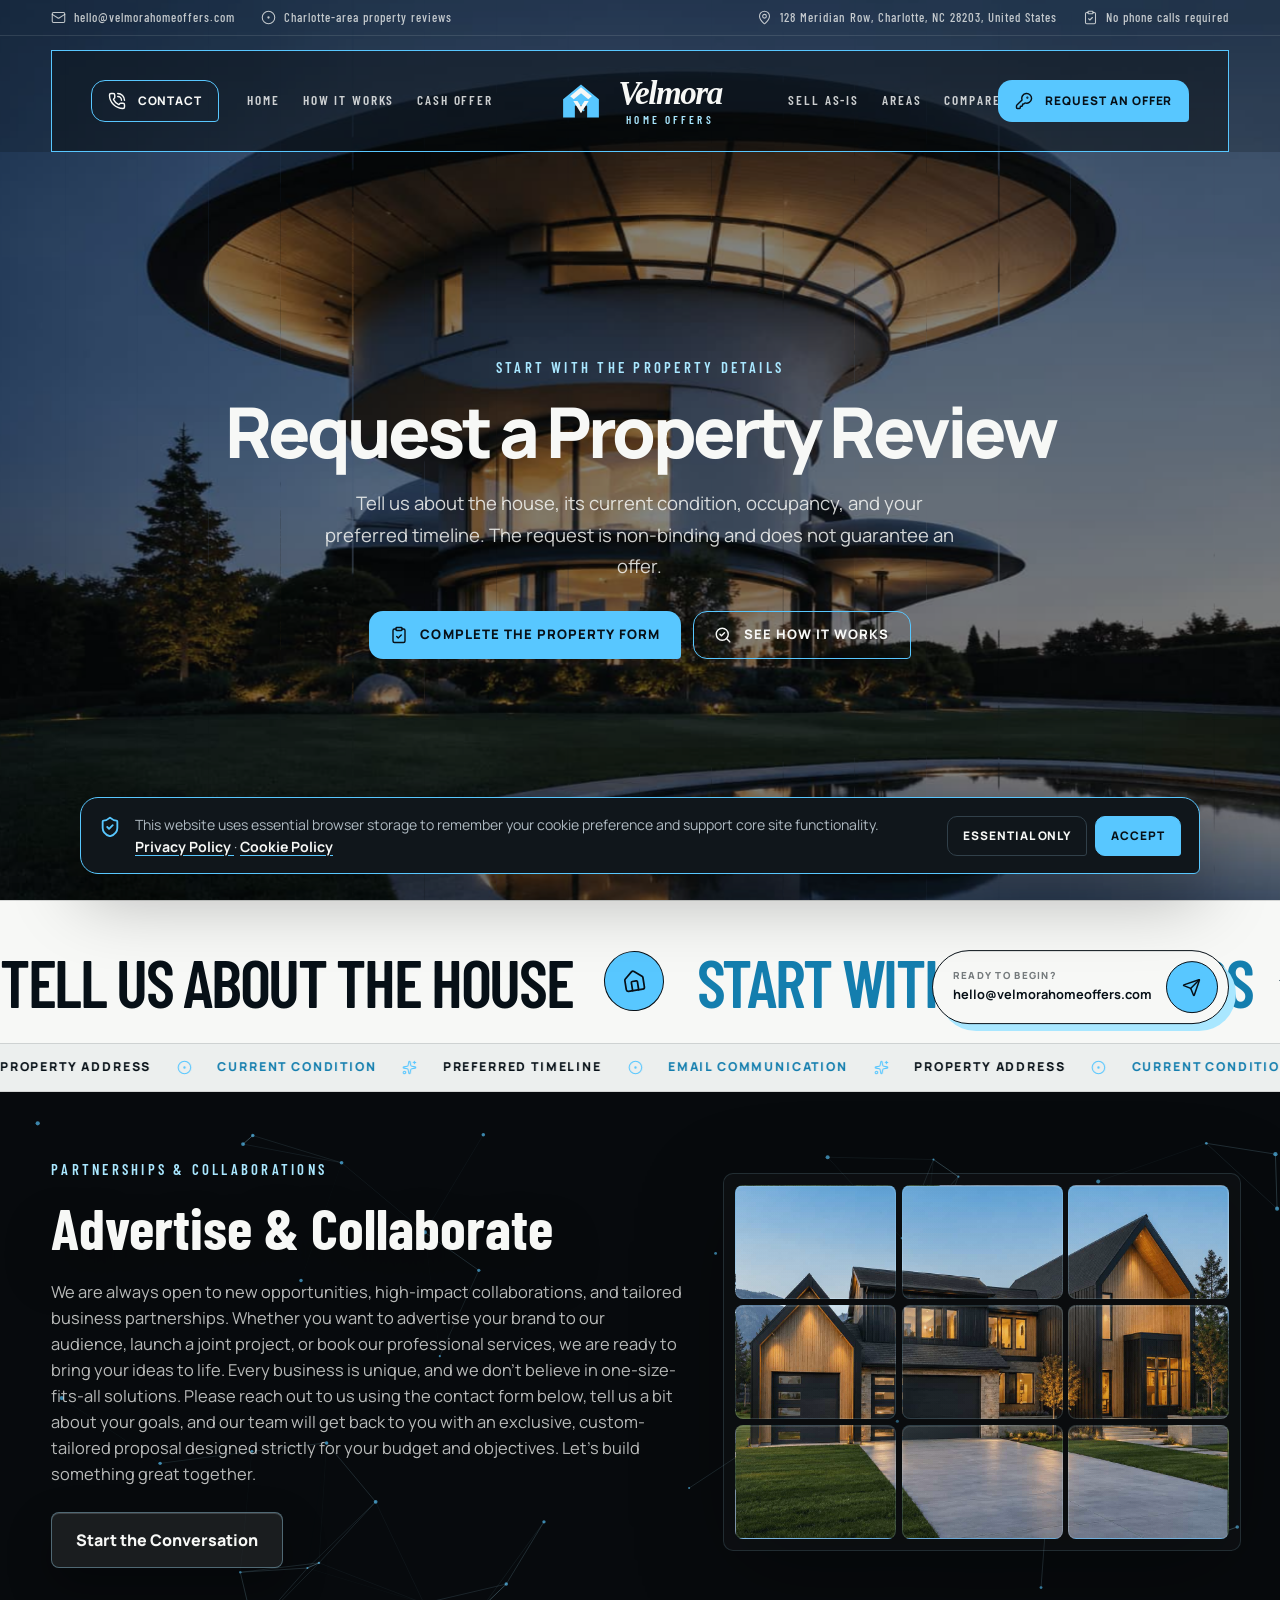
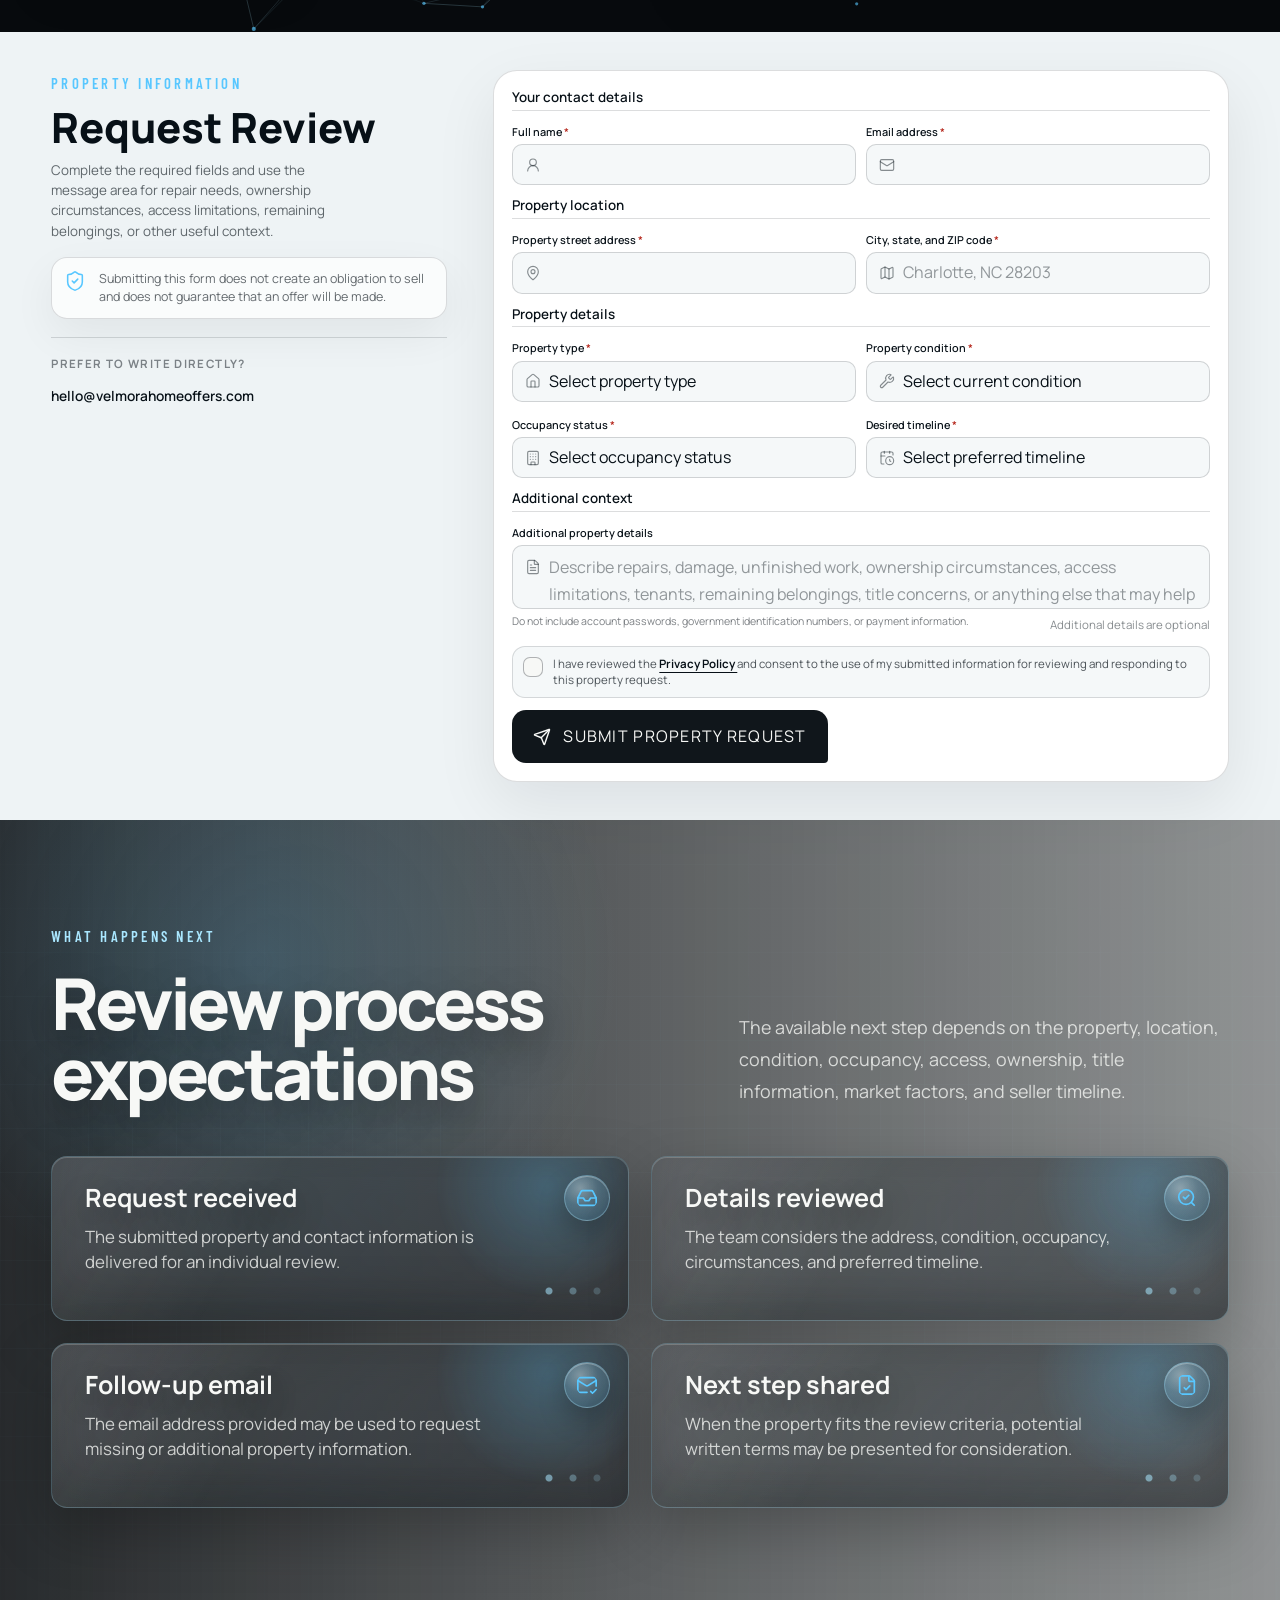
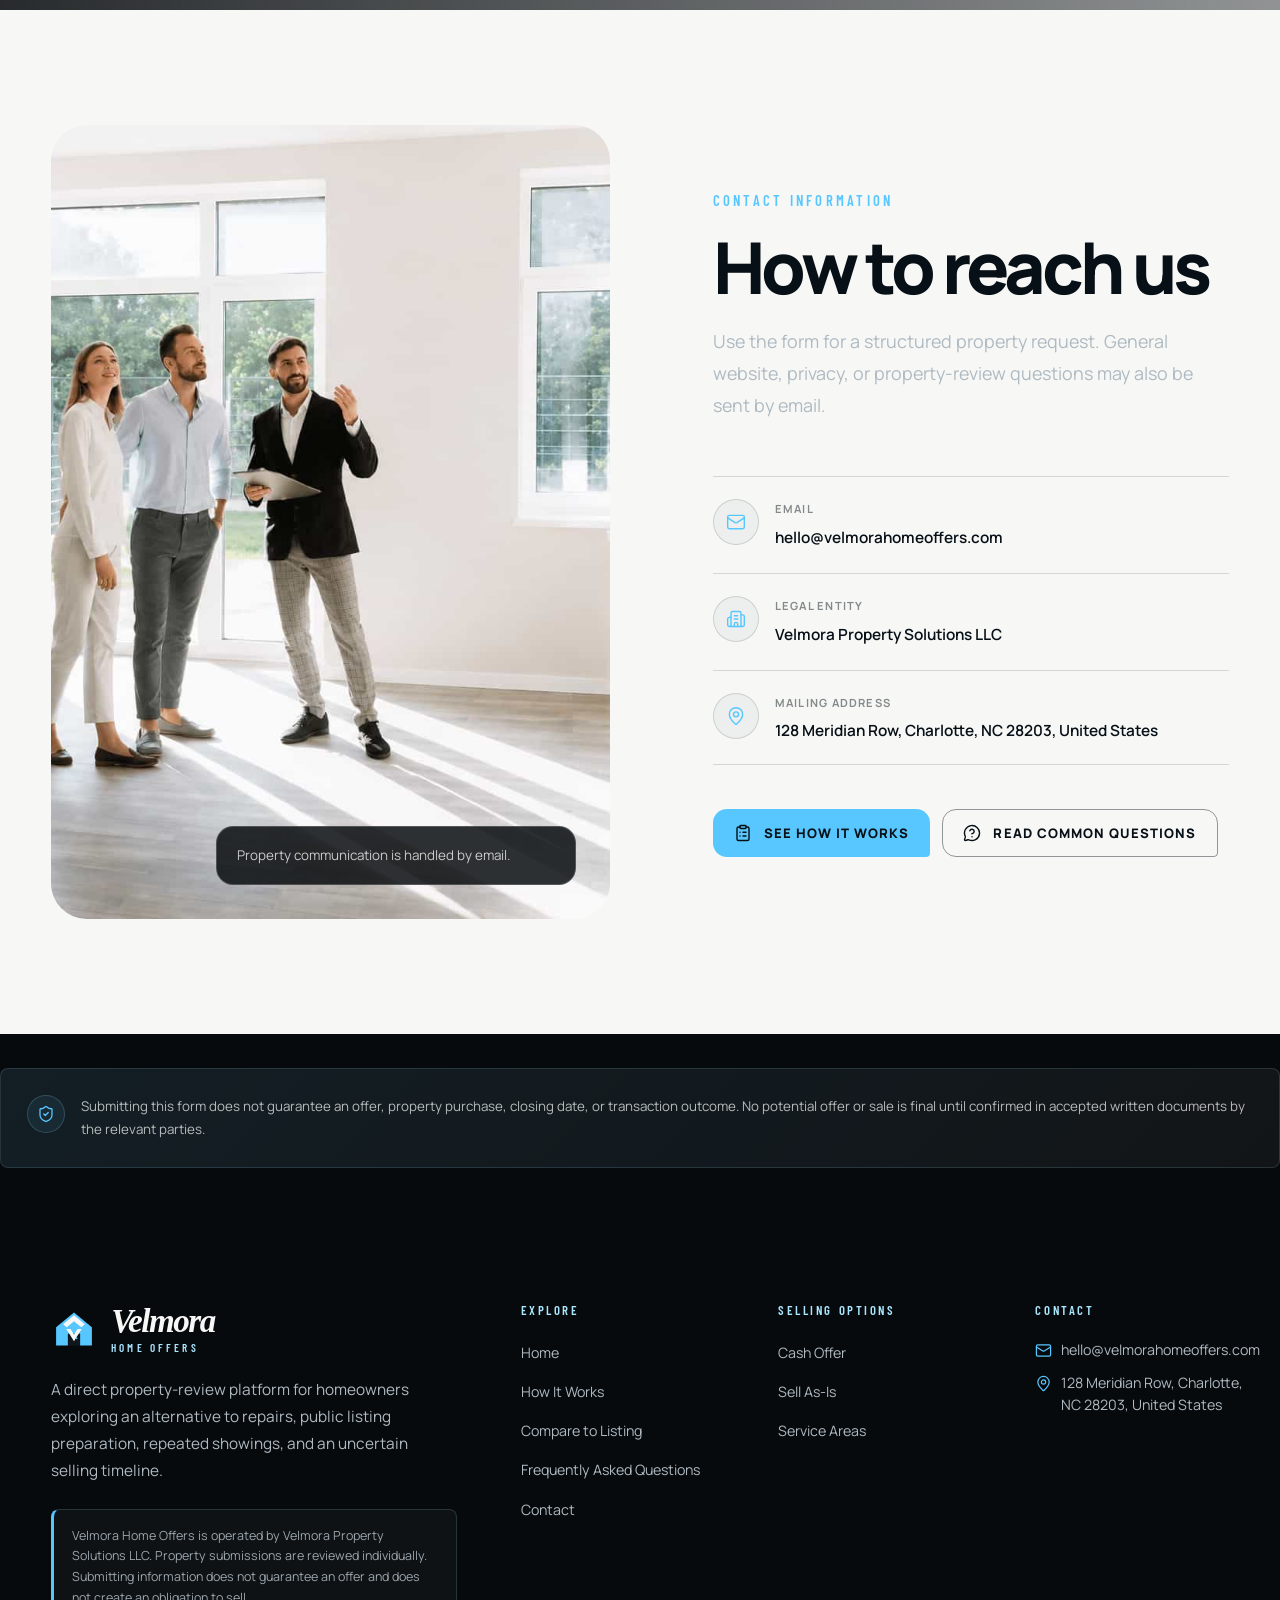
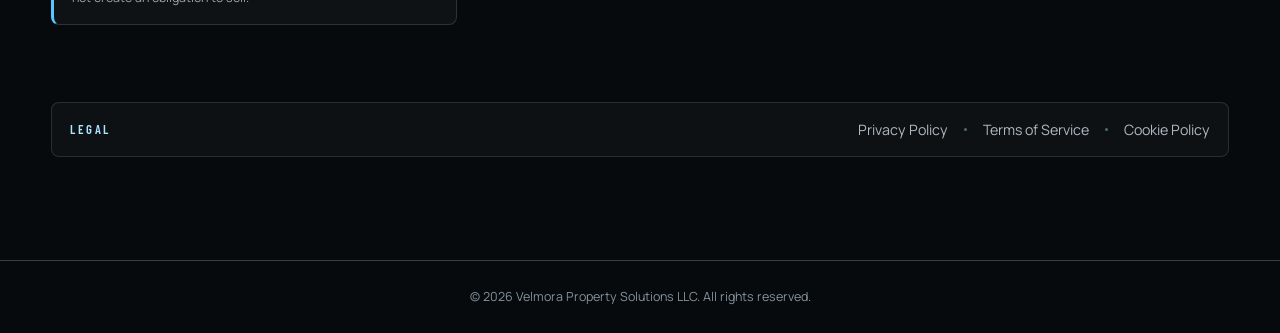
<file: contact.html>
<!DOCTYPE html>
<html lang="en" class="no-js">

<head>
    <meta charset="UTF-8">
    <meta name="viewport" content="width=device-width, initial-scale=1.0">

    <title>Request a Cash Offer | Velmora Home Offers</title>

    <meta name="description"
        content="Share your Charlotte-area property details with Velmora Home Offers and request a non-binding review for a possible direct cash-sale option.">

    <meta name="robots" content="index, follow">
    <meta name="theme-color" content="#070A0D">

    <meta property="og:type" content="website">

    <meta property="og:title" content="Request a Cash Offer | Velmora Home Offers">

    <meta property="og:description"
        content="Tell us about the property, its current condition, occupancy, and your preferred timeline.">

    <meta property="og:url" content="https://www.velmorahomeoffers.com/contact.html">

    <meta property="og:image" content="https://www.velmorahomeoffers.com/assets/images/home-hero-a.jpg">

    <meta property="og:image:alt" content="Velmora Home Offers property review request">

    <meta property="og:site_name" content="Velmora Home Offers">

    <meta name="twitter:card" content="summary_large_image">

    <meta name="twitter:title" content="Request a Cash Offer | Velmora Home Offers">

    <meta name="twitter:description" content="Submit your property details for an individual direct-sale review.">

    <meta name="twitter:image" content="https://www.velmorahomeoffers.com/assets/images/home-hero-a.jpg">

    <link rel="canonical" href="https://www.velmorahomeoffers.com/contact.html">

    <link rel="icon" type="image/svg+xml" href="assets/icons/favicon.svg">

    <link rel="preload" href="assets/images/contact-hero-a.jpg" as="image" type="image/jpeg">

    <link rel="stylesheet" href="assets/vendor/aos/aos.css">
    <link rel="stylesheet" href="assets/css/global.css">
    <link rel="stylesheet" href="assets/css/trivision-hero.css">
    <link rel="stylesheet" href="assets/css/contact.css">

    <script src="config/config.js"></script>
    <script src="assets/vendor/aos/aos.js" defer></script>
    <script src="assets/vendor/lucide/lucide.min.js" defer></script>
    <script src="assets/js/app.js" defer></script>
    <script src="assets/js/trivision-hero.js" defer></script>
    <script src="assets/js/contact-collab.js" defer></script>
    <script src="assets/js/contact.js" defer></script>
</head>

<body data-page="contact">
    <a class="site-skip-link" href="#main-content">
        Skip to main content
    </a>

    <header data-site-header></header>

    <div data-mobile-menu></div>

    <main class="contact-main" id="main-content">
        <article class="contact-page">
            <section class="trivision-hero" aria-labelledby="contact-hero-title" data-trivision-hero
                data-trivision-hero-key="contactPage">
                <div class="trivision-hero__stage" data-trivision-stage aria-hidden="true">
                    <img class="trivision-hero__fallback" data-trivision-fallback
                        src="assets/images/contact-hero-a.jpg" alt="" width="1920" height="1080"
                        fetchpriority="high">

                    <div class="trivision-hero__slats" data-trivision-slats></div>
                </div>

                <div class="trivision-hero__overlay" aria-hidden="true"></div>

                <div class="trivision-hero__content-wrap">
                    <div class="trivision-hero__content" data-trivision-content>
                        <span class="site-eyebrow trivision-hero__eyebrow" data-trivision-eyebrow>
                            Start with the property details
                        </span>

                        <h1 class="trivision-hero__title" id="contact-hero-title" data-trivision-title>
                            Request a Property Review
                        </h1>

                        <p class="trivision-hero__text" data-trivision-text>
                            Tell us about the house, its current condition, occupancy, and
                            your preferred timeline. The request is non-binding and does not
                            guarantee an offer.
                        </p>

                        <div class="trivision-hero__actions">
                            <a class="site-button site-button--sky" href="#property-offer-form" data-trivision-primary>
                                <i data-lucide="clipboard-check" aria-hidden="true"></i>

                                <span data-trivision-primary-label>
                                    Complete the Property Form
                                </span>
                            </a>

                            <a class="site-button site-button--outline" href="how-it-works.html"
                                data-trivision-secondary>
                                <i data-lucide="search-check" aria-hidden="true"></i>

                                <span data-trivision-secondary-label>
                                    See How It Works
                                </span>
                            </a>
                        </div>
                    </div>
                </div>

                <div class="trivision-hero__dots" data-trivision-dots aria-label="Choose a hero slide">
                    <button class="trivision-hero__dot is-active" type="button" data-trivision-dot="0"
                        aria-label="Show slide 1" aria-current="true"></button>

                    <button class="trivision-hero__dot" type="button" data-trivision-dot="1"
                        aria-label="Show slide 2"></button>

                    <button class="trivision-hero__dot" type="button" data-trivision-dot="2"
                        aria-label="Show slide 3"></button>
                </div>
            </section>

            <section class="contact-pulse" aria-labelledby="contact-pulse-title">
                <h2 class="contact-pulse__accessible-title" id="contact-pulse-title">
                    Contact Velmora Home Offers
                </h2>
            
                <div class="contact-pulse__line contact-pulse__line--main" aria-hidden="true">
                    <div class="contact-pulse__track">
                        <div class="contact-pulse__group">
                            <span class="contact-pulse__word">
                                Tell Us About the House
                            </span>
            
                            <span class="contact-pulse__shape">
                                <i data-lucide="house"></i>
                            </span>
            
                            <span class="contact-pulse__word contact-pulse__word--sky">
                                Start With the Address
                            </span>
            
                            <span class="contact-pulse__diamond"></span>
            
                            <span class="contact-pulse__word contact-pulse__word--outline">
                                Share Your Timeline
                            </span>
            
                            <span class="contact-pulse__shape contact-pulse__shape--dark">
                                <i data-lucide="key-round"></i>
                            </span>
                        </div>
            
                        <div class="contact-pulse__group" aria-hidden="true">
                            <span class="contact-pulse__word">
                                Tell Us About the House
                            </span>
            
                            <span class="contact-pulse__shape">
                                <i data-lucide="house"></i>
                            </span>
            
                            <span class="contact-pulse__word contact-pulse__word--sky">
                                Start With the Address
                            </span>
            
                            <span class="contact-pulse__diamond"></span>
            
                            <span class="contact-pulse__word contact-pulse__word--outline">
                                Share Your Timeline
                            </span>
            
                            <span class="contact-pulse__shape contact-pulse__shape--dark">
                                <i data-lucide="key-round"></i>
                            </span>
                        </div>
                    </div>
                </div>
            
                <div class="contact-pulse__line contact-pulse__line--secondary" aria-hidden="true">
                    <div class="contact-pulse__track contact-pulse__track--reverse">
                        <div class="contact-pulse__group contact-pulse__group--small">
                            <span>Property Address</span>
                            <i data-lucide="circle-dot"></i>
            
                            <strong>Current Condition</strong>
                            <i data-lucide="sparkles"></i>
            
                            <span>Preferred Timeline</span>
                            <i data-lucide="circle-dot"></i>
            
                            <strong>Email Communication</strong>
                            <i data-lucide="sparkles"></i>
                        </div>
            
                        <div class="contact-pulse__group contact-pulse__group--small" aria-hidden="true">
                            <span>Property Address</span>
                            <i data-lucide="circle-dot"></i>
            
                            <strong>Current Condition</strong>
                            <i data-lucide="sparkles"></i>
            
                            <span>Preferred Timeline</span>
                            <i data-lucide="circle-dot"></i>
            
                            <strong>Email Communication</strong>
                            <i data-lucide="sparkles"></i>
                        </div>
                    </div>
                </div>
            
                <div class="contact-pulse__action">
                    <div class="contact-pulse__action-text">
                        <span>Ready to begin?</span>
            
                        <a href="mailto:hello@velmorahomeoffers.com" data-site-mailto="contact.recipientEmail">
                            <span data-site-text="contact.recipientEmail">
                                hello@velmorahomeoffers.com
                            </span>
                        </a>
                    </div>
            
                    <a class="contact-pulse__action-button" href="#property-offer-form" aria-label="Open the property review form">
                        <i data-lucide="send" aria-hidden="true"></i>
                    </a>
                </div>
            </section>

            <section class="contact-collab" aria-labelledby="contact-collab-title" data-contact-collab>
                <canvas class="contact-collab__particles" data-contact-collab-canvas aria-hidden="true"></canvas>

                <div class="contact-collab__glow contact-collab__glow--one" aria-hidden="true"></div>
                <div class="contact-collab__glow contact-collab__glow--two" aria-hidden="true"></div>
                <div class="contact-collab__ring" aria-hidden="true"></div>

                <div class="site-container-wide contact-collab__layout">
                    <div class="contact-collab__content">
                        <span class="site-eyebrow contact-collab__eyebrow" data-aos="fade-up"
                            data-site-text="contactPage.advertiseCollaborate.eyebrow">
                            Partnerships &amp; collaborations
                        </span>

                        <h2 class="contact-collab__title" id="contact-collab-title" data-aos="fade-up"
                            data-aos-delay="100" data-site-text="contactPage.advertiseCollaborate.title">
                            Advertise &amp; Collaborate
                        </h2>

                        <p class="contact-collab__text" data-aos="fade-up" data-aos-delay="200"
                            data-site-text="contactPage.advertiseCollaborate.text">
                            We are always open to new opportunities, high-impact collaborations, and tailored
                            business partnerships. Whether you want to advertise your brand to our audience,
                            launch a joint project, or book our professional services, we are ready to bring
                            your ideas to life. Every business is unique, and we don't believe in
                            one-size-fits-all solutions. Please reach out to us using the contact form below,
                            tell us a bit about your goals, and our team will get back to you with an
                            exclusive, custom-tailored proposal designed strictly for your budget and
                            objectives. Let's build something great together.
                        </p>

                        <a class="contact-collab__button" href="#property-offer-form" data-aos="fade-up"
                            data-aos-delay="300">
                            Start the Conversation
                        </a>
                    </div>

                    <div class="contact-collab__media" data-aos="zoom-in" data-aos-delay="350">
                        <div class="contact-collab__mosaic"
                            role="img"
                            aria-label="Modern house used for Velmora Home Offers collaboration and partnership inquiries">
                            <span class="contact-collab__tile" style="--tile-col: 0; --tile-row: 0; --tile-index: 1;"></span>
                            <span class="contact-collab__tile" style="--tile-col: 1; --tile-row: 0; --tile-index: 2;"></span>
                            <span class="contact-collab__tile" style="--tile-col: 2; --tile-row: 0; --tile-index: 3;"></span>
                            <span class="contact-collab__tile" style="--tile-col: 0; --tile-row: 1; --tile-index: 4;"></span>
                            <span class="contact-collab__tile" style="--tile-col: 1; --tile-row: 1; --tile-index: 5;"></span>
                            <span class="contact-collab__tile" style="--tile-col: 2; --tile-row: 1; --tile-index: 6;"></span>
                            <span class="contact-collab__tile" style="--tile-col: 0; --tile-row: 2; --tile-index: 7;"></span>
                            <span class="contact-collab__tile" style="--tile-col: 1; --tile-row: 2; --tile-index: 8;"></span>
                            <span class="contact-collab__tile" style="--tile-col: 2; --tile-row: 2; --tile-index: 9;"></span>
                        </div>
                    </div>
                </div>
            </section>

            <section class="contact-form-section" aria-labelledby="contact-form-title">
                <div class="site-container-wide contact-form-section__layout">
                    <aside class="contact-form-section__aside">
                        <div class="contact-form-section__aside-inner site-sticky">
                            <span class="site-eyebrow">
                                Property information
                            </span>

                            <h2 class="site-heading contact-form-section__heading" id="contact-form-title">
                                Request Review
                            </h2>

                            <p class="site-copy contact-form-section__intro">
                                Complete the required fields and use the message area for
                                repair needs, ownership circumstances, access limitations,
                                remaining belongings, or other useful context.
                            </p>

                            <div class="contact-form-section__notice">
                                <i data-lucide="shield-check" aria-hidden="true"></i>

                                <p>
                                    Submitting this form does not create an obligation to sell
                                    and does not guarantee that an offer will be made.
                                </p>
                            </div>

                            <div class="contact-form-section__contact">
                                <span class="contact-form-section__contact-label">
                                    Prefer to write directly?
                                </span>

                                <a class="contact-form-section__email" href="mailto:hello@velmorahomeoffers.com"
                                    data-site-mailto="contact.recipientEmail">
                                    <i data-lucide="mail" aria-hidden="true"></i>

                                    <span data-site-text="contact.recipientEmail">
                                        hello@velmorahomeoffers.com
                                    </span>
                                </a>
                            </div>
                        </div>
                    </aside>

                    <div class="contact-form-card">
                        <div class="contact-form-card__header">
                            <div>
                                <span class="contact-form-card__eyebrow">
                                    Non-binding request
                                </span>

                                <h2 class="contact-form-card__title">
                                    Property Review Form
                                </h2>
                            </div>

                            <span class="contact-form-card__icon" aria-hidden="true">
                                <i data-lucide="key-round"></i>
                            </span>
                        </div>

                        <form class="contact-form" id="property-offer-form" action="contact.php" method="post"
                            accept-charset="UTF-8" data-contact-form>
                            <input type="hidden" name="sourcePage" value="contact.html" data-source-page>

                            <div class="contact-form__honeypot" aria-hidden="true">
                                <label for="company">
                                    Company
                                </label>

                                <input id="company" name="company" type="text" tabindex="-1" autocomplete="off">
                            </div>

                            <fieldset class="contact-form__group">
                                <legend class="contact-form__group-title">
                                    Your contact details
                                </legend>

                                <div class="contact-form__grid contact-form__grid--two">
                                    <div class="contact-field">
                                        <label class="contact-field__label" for="fullName">
                                            Full name
                                            <span aria-hidden="true">*</span>
                                        </label>

                                        <div class="contact-field__control">
                                            <i data-lucide="user-round" aria-hidden="true"></i>

                                            <input class="contact-field__input" id="fullName" name="fullName"
                                                type="text" autocomplete="name" maxlength="120" required
                                                aria-invalid="false" aria-describedby="fullName-error" data-form-field>
                                        </div>

                                        <span class="contact-field__error" id="fullName-error" data-error-for="fullName"
                                            aria-live="polite"></span>
                                    </div>

                                    <div class="contact-field">
                                        <label class="contact-field__label" for="email">
                                            Email address
                                            <span aria-hidden="true">*</span>
                                        </label>

                                        <div class="contact-field__control">
                                            <i data-lucide="mail" aria-hidden="true"></i>

                                            <input class="contact-field__input" id="email" name="email" type="email"
                                                autocomplete="email" inputmode="email" maxlength="254" required
                                                aria-invalid="false" aria-describedby="email-error"
                                                data-form-field>
                                        </div>

                                        <span class="contact-field__error" id="email-error" data-error-for="email"
                                            aria-live="polite"></span>
                                    </div>
                                </div>
                            </fieldset>

                            <fieldset class="contact-form__group">
                                <legend class="contact-form__group-title">
                                    Property location
                                </legend>

                                <div class="contact-form__grid">
                                    <div class="contact-field">
                                        <label class="contact-field__label" for="propertyAddress">
                                            Property street address
                                            <span aria-hidden="true">*</span>
                                        </label>

                                        <div class="contact-field__control">
                                            <i data-lucide="map-pin" aria-hidden="true"></i>

                                            <input class="contact-field__input" id="propertyAddress"
                                                name="propertyAddress" type="text" autocomplete="street-address"
                                                maxlength="220" required aria-invalid="false"
                                                aria-describedby="propertyAddress-error" data-form-field>
                                        </div>

                                        <span class="contact-field__error" id="propertyAddress-error"
                                            data-error-for="propertyAddress" aria-live="polite"></span>
                                    </div>

                                    <div class="contact-field">
                                        <label class="contact-field__label" for="cityStateZip">
                                            City, state, and ZIP code
                                            <span aria-hidden="true">*</span>
                                        </label>

                                        <div class="contact-field__control">
                                            <i data-lucide="map" aria-hidden="true"></i>

                                            <input class="contact-field__input" id="cityStateZip" name="cityStateZip"
                                                type="text" autocomplete="address-level2" maxlength="140"
                                                placeholder="Charlotte, NC 28203" required aria-invalid="false"
                                                aria-describedby="cityStateZip-error" data-form-field>
                                        </div>

                                        <span class="contact-field__error" id="cityStateZip-error"
                                            data-error-for="cityStateZip" aria-live="polite"></span>
                                    </div>
                                </div>
                            </fieldset>

                            <fieldset class="contact-form__group">
                                <legend class="contact-form__group-title">
                                    Property details
                                </legend>

                                <div class="contact-form__grid contact-form__grid--two">
                                    <div class="contact-field">
                                        <label class="contact-field__label" for="propertyType">
                                            Property type
                                            <span aria-hidden="true">*</span>
                                        </label>

                                        <div class="contact-field__control contact-field__control--select">
                                            <i data-lucide="house" aria-hidden="true"></i>

                                            <select class="contact-field__select" id="propertyType" name="propertyType"
                                                required aria-invalid="false" aria-describedby="propertyType-error"
                                                data-form-field>
                                                <option value="" selected disabled>
                                                    Select property type
                                                </option>

                                                <option value="Single-family house">
                                                    Single-family house
                                                </option>

                                                <option value="Townhouse">
                                                    Townhouse
                                                </option>

                                                <option value="Condominium">
                                                    Condominium
                                                </option>

                                                <option value="Multi-family property">
                                                    Multi-family property
                                                </option>

                                                <option value="Manufactured home">
                                                    Manufactured home
                                                </option>

                                                <option value="Other residential property">
                                                    Other residential property
                                                </option>
                                            </select>
                                        </div>

                                        <span class="contact-field__error" id="propertyType-error"
                                            data-error-for="propertyType" aria-live="polite"></span>
                                    </div>

                                    <div class="contact-field">
                                        <label class="contact-field__label" for="propertyCondition">
                                            Property condition
                                            <span aria-hidden="true">*</span>
                                        </label>

                                        <div class="contact-field__control contact-field__control--select">
                                            <i data-lucide="wrench" aria-hidden="true"></i>

                                            <select class="contact-field__select" id="propertyCondition"
                                                name="propertyCondition" required aria-invalid="false"
                                                aria-describedby="propertyCondition-error" data-form-field>
                                                <option value="" selected disabled>
                                                    Select current condition
                                                </option>

                                                <option value="Move-in ready">
                                                    Move-in ready
                                                </option>

                                                <option value="Minor cosmetic work needed">
                                                    Minor cosmetic work needed
                                                </option>

                                                <option value="Moderate repairs needed">
                                                    Moderate repairs needed
                                                </option>

                                                <option value="Major repairs needed">
                                                    Major repairs needed
                                                </option>

                                                <option value="Damaged or distressed">
                                                    Damaged or distressed
                                                </option>

                                                <option value="Unfinished renovation">
                                                    Unfinished renovation
                                                </option>

                                                <option value="Condition uncertain">
                                                    Condition uncertain
                                                </option>
                                            </select>
                                        </div>

                                        <span class="contact-field__error" id="propertyCondition-error"
                                            data-error-for="propertyCondition" aria-live="polite"></span>
                                    </div>

                                    <div class="contact-field">
                                        <label class="contact-field__label" for="occupancyStatus">
                                            Occupancy status
                                            <span aria-hidden="true">*</span>
                                        </label>

                                        <div class="contact-field__control contact-field__control--select">
                                            <i data-lucide="building" aria-hidden="true"></i>

                                            <select class="contact-field__select" id="occupancyStatus"
                                                name="occupancyStatus" required aria-invalid="false"
                                                aria-describedby="occupancyStatus-error" data-form-field>
                                                <option value="" selected disabled>
                                                    Select occupancy status
                                                </option>

                                                <option value="Owner occupied">
                                                    Owner occupied
                                                </option>

                                                <option value="Tenant occupied">
                                                    Tenant occupied
                                                </option>

                                                <option value="Occupied by family or another person">
                                                    Occupied by family or another person
                                                </option>

                                                <option value="Vacant">
                                                    Vacant
                                                </option>

                                                <option value="Inherited property">
                                                    Inherited property
                                                </option>

                                                <option value="Occupancy uncertain">
                                                    Occupancy uncertain
                                                </option>
                                            </select>
                                        </div>

                                        <span class="contact-field__error" id="occupancyStatus-error"
                                            data-error-for="occupancyStatus" aria-live="polite"></span>
                                    </div>

                                    <div class="contact-field">
                                        <label class="contact-field__label" for="desiredTimeline">
                                            Desired timeline
                                            <span aria-hidden="true">*</span>
                                        </label>

                                        <div class="contact-field__control contact-field__control--select">
                                            <i data-lucide="calendar-clock" aria-hidden="true"></i>

                                            <select class="contact-field__select" id="desiredTimeline"
                                                name="desiredTimeline" required aria-invalid="false"
                                                aria-describedby="desiredTimeline-error" data-form-field>
                                                <option value="" selected disabled>
                                                    Select preferred timeline
                                                </option>

                                                <option value="As soon as reasonably possible">
                                                    As soon as reasonably possible
                                                </option>

                                                <option value="Within the next month">
                                                    Within the next month
                                                </option>

                                                <option value="Within the next few months">
                                                    Within the next few months
                                                </option>

                                                <option value="Flexible timeline">
                                                    Flexible timeline
                                                </option>

                                                <option value="Exploring options only">
                                                    Exploring options only
                                                </option>
                                            </select>
                                        </div>

                                        <span class="contact-field__error" id="desiredTimeline-error"
                                            data-error-for="desiredTimeline" aria-live="polite"></span>
                                    </div>
                                </div>
                            </fieldset>

                            <fieldset class="contact-form__group">
                                <legend class="contact-form__group-title">
                                    Additional context
                                </legend>

                                <div class="contact-form__grid">
                                    <div class="contact-field contact-field--wide">
                                        <label class="contact-field__label" for="message">
                                            Additional property details
                                        </label>

                                        <div class="contact-field__control contact-field__control--textarea">
                                            <i data-lucide="file-text" aria-hidden="true"></i>

                                            <textarea class="contact-field__textarea" id="message" name="message"
                                                rows="3" maxlength="5000"
                                                placeholder="Describe repairs, damage, unfinished work, ownership circumstances, access limitations, tenants, remaining belongings, title concerns, or anything else that may help explain the property."
                                                aria-invalid="false" aria-describedby="message-hint message-error"
                                                data-form-field></textarea>
                                        </div>

                                        <div class="contact-field__meta">
                                            <span class="contact-field__hint" id="message-hint">
                                                Do not include account passwords, government
                                                identification numbers, or payment information.
                                            </span>

                                            <span class="contact-field__character-count" data-message-count
                                                aria-live="polite">
                                                Additional details are optional
                                            </span>
                                        </div>

                                        <span class="contact-field__error" id="message-error" data-error-for="message"
                                            aria-live="polite"></span>
                                    </div>
                                </div>
                            </fieldset>

                            <div class="contact-form__consent">
                                <div class="contact-checkbox">
                                    <input class="contact-checkbox__input" id="privacyConsent" name="privacyConsent"
                                        type="checkbox" value="accepted" required aria-invalid="false"
                                        aria-describedby="privacyConsent-error" data-form-field>

                                    <label class="contact-checkbox__label" for="privacyConsent">
                                        <span class="contact-checkbox__control" aria-hidden="true">
                                            <i data-lucide="check"></i>
                                        </span>

                                        <span>
                                            I have reviewed the
                                            <a href="privacy-policy.html">
                                                Privacy Policy
                                            </a>
                                            and consent to the use of my submitted information for
                                            reviewing and responding to this property request.
                                        </span>
                                    </label>
                                </div>

                                <span class="contact-field__error" id="privacyConsent-error"
                                    data-error-for="privacyConsent" aria-live="polite"></span>
                            </div>

                            <div class="contact-form__status" role="status" aria-live="polite" aria-atomic="true"
                                data-form-status></div>

                            <div class="contact-form__success" hidden tabindex="-1" data-form-success>
                                <span class="contact-form__success-icon" aria-hidden="true">
                                    <i data-lucide="circle-check-big"></i>
                                </span>

                                <div>
                                    <strong>
                                        Request received
                                    </strong>

                                    <p>
                                        Thank you! We have successfully received your request. Our
                                        team will review your information and get back to you
                                        shortly.
                                    </p>
                                </div>
                            </div>

                            <div class="contact-form__actions">
                                <button class="site-button site-button--dark contact-form__submit" type="submit"
                                    data-submit-button>
                                    <i data-lucide="send" aria-hidden="true" data-submit-icon></i>

                                    <span data-submit-label>
                                        Submit Property Request
                                    </span>

                                    <span class="contact-form__loader" hidden aria-hidden="true" data-submit-loader>
                                        <i data-lucide="loader-circle"></i>
                                    </span>
                                </button>
                            </div>
                        </form>
                    </div>
                </div>
            </section>

            <section class="contact-expectations" aria-labelledby="contact-expectations-title">
                <div class="site-container-wide">
                    <div class="contact-expectations__header">
                        <div>
                            <span class="site-eyebrow">
                                What happens next
                            </span>

                            <h2 class="site-heading" id="contact-expectations-title">
                                Review process expectations
                            </h2>
                        </div>

                        <p class="site-copy">
                            The available next step depends on the property, location,
                            condition, occupancy, access, ownership, title information,
                            market factors, and seller timeline.
                        </p>
                    </div>

                    <div class="contact-expectations__grid">
                        <article class="contact-expectation" data-aos="fade-up" data-aos-delay="0">
                            <i class="contact-expectation__icon" data-lucide="inbox" aria-hidden="true"></i>

                            <h3 class="contact-expectation__title">
                                Request received
                            </h3>

                            <p class="contact-expectation__text">
                                The submitted property and contact information is delivered for
                                an individual review.
                            </p>
                        </article>

                        <article class="contact-expectation" data-aos="fade-up" data-aos-delay="90">
                            <i class="contact-expectation__icon" data-lucide="search-check" aria-hidden="true"></i>

                            <h3 class="contact-expectation__title">
                                Details reviewed
                            </h3>

                            <p class="contact-expectation__text">
                                The team considers the address, condition, occupancy,
                                circumstances, and preferred timeline.
                            </p>
                        </article>

                        <article class="contact-expectation" data-aos="fade-up" data-aos-delay="180">
                            <i class="contact-expectation__icon" data-lucide="mail-check" aria-hidden="true"></i>

                            <h3 class="contact-expectation__title">
                                Follow-up email
                            </h3>

                            <p class="contact-expectation__text">
                                The email address provided may be used to request missing or
                                additional property information.
                            </p>
                        </article>

                        <article class="contact-expectation" data-aos="fade-up" data-aos-delay="270">
                            <i class="contact-expectation__icon" data-lucide="file-check" aria-hidden="true"></i>

                            <h3 class="contact-expectation__title">
                                Next step shared
                            </h3>

                            <p class="contact-expectation__text">
                                When the property fits the review criteria, potential written
                                terms may be presented for consideration.
                            </p>
                        </article>
                    </div>
                </div>
            </section>

            <section class="contact-information" aria-labelledby="contact-information-title">
                <div class="site-container-wide contact-information__layout">
                    <div class="contact-information__media" data-aos="fade-up">
                        <img class="contact-information__image" src="assets/images/contact-property-review.jpg"
                            alt="Property documents and keys prepared for review" width="1400" height="1200"
                            loading="lazy">

                        <span class="contact-information__media-label">
                            Property communication is handled by email.
                        </span>
                    </div>

                    <div class="contact-information__content">
                        <span class="site-eyebrow">
                            Contact information
                        </span>

                        <h2 class="site-heading contact-information__title" id="contact-information-title">
                            How to reach us
                        </h2>

                        <p class="site-copy contact-information__text">
                            Use the form for a structured property request. General website,
                            privacy, or property-review questions may also be sent by email.
                        </p>

                        <div class="contact-information__items">
                            <div class="contact-information__item">
                                <span class="contact-information__item-icon">
                                    <i data-lucide="mail" aria-hidden="true"></i>
                                </span>

                                <div>
                                    <span class="contact-information__item-label">
                                        Email
                                    </span>

                                    <a href="mailto:hello@velmorahomeoffers.com"
                                        data-site-mailto="contact.recipientEmail">
                                        <span data-site-text="contact.recipientEmail">
                                            hello@velmorahomeoffers.com
                                        </span>
                                    </a>
                                </div>
                            </div>

                            <div class="contact-information__item">
                                <span class="contact-information__item-icon">
                                    <i data-lucide="building-2" aria-hidden="true"></i>
                                </span>

                                <div>
                                    <span class="contact-information__item-label">
                                        Legal entity
                                    </span>

                                    <strong data-site-text="brand.legalName">
                                        Velmora Property Solutions LLC
                                    </strong>
                                </div>
                            </div>

                            <div class="contact-information__item">
                                <span class="contact-information__item-icon">
                                    <i data-lucide="map-pin" aria-hidden="true"></i>
                                </span>

                                <div>
                                    <span class="contact-information__item-label">
                                        Mailing address
                                    </span>

                                    <address data-site-text="contact.address">
                                        128 Meridian Row, Charlotte, NC 28203, United States
                                    </address>
                                </div>
                            </div>
                        </div>

                        <div class="site-button-row">
                            <a class="site-button site-button--sky" href="how-it-works.html">
                                <i data-lucide="clipboard-list" aria-hidden="true"></i>

                                See How It Works
                            </a>

                            <a class="site-button site-button--ink-outline" href="frequently-asked-questions.html">
                                <i data-lucide="message-circle-question" aria-hidden="true"></i>

                                Read Common Questions
                            </a>
                        </div>
                    </div>
                </div>
            </section>

            <aside class="contact-disclaimer" aria-label="Property request disclaimer">
                <div class="site-container-wide contact-disclaimer__inner">
                    <i data-lucide="shield-check" aria-hidden="true"></i>

                    <p>
                        Submitting this form does not guarantee an offer, property
                        purchase, closing date, or transaction outcome. No potential offer
                        or sale is final until confirmed in accepted written documents by
                        the relevant parties.
                    </p>
                </div>
            </aside>
        </article>
    </main>

    <footer data-site-footer></footer>

    <div data-cookie-consent></div>
</body>

</html>
</file>
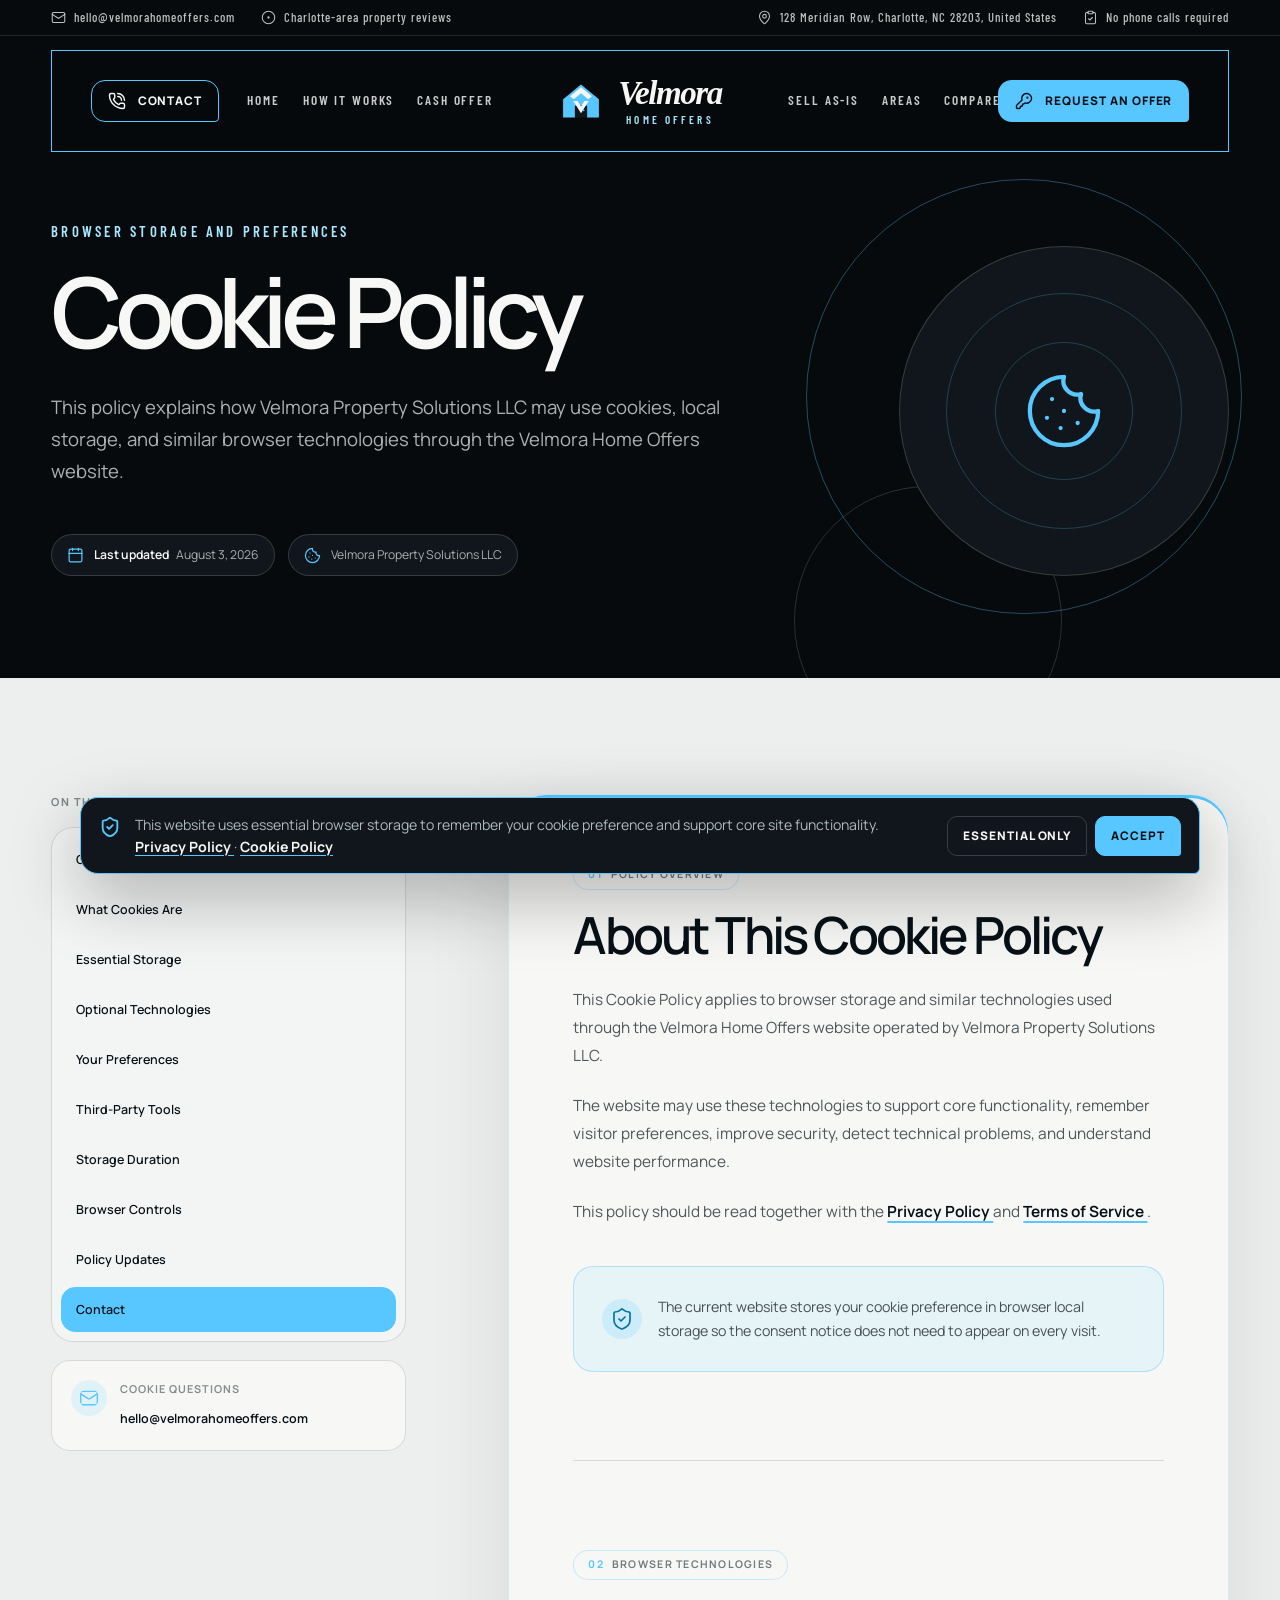
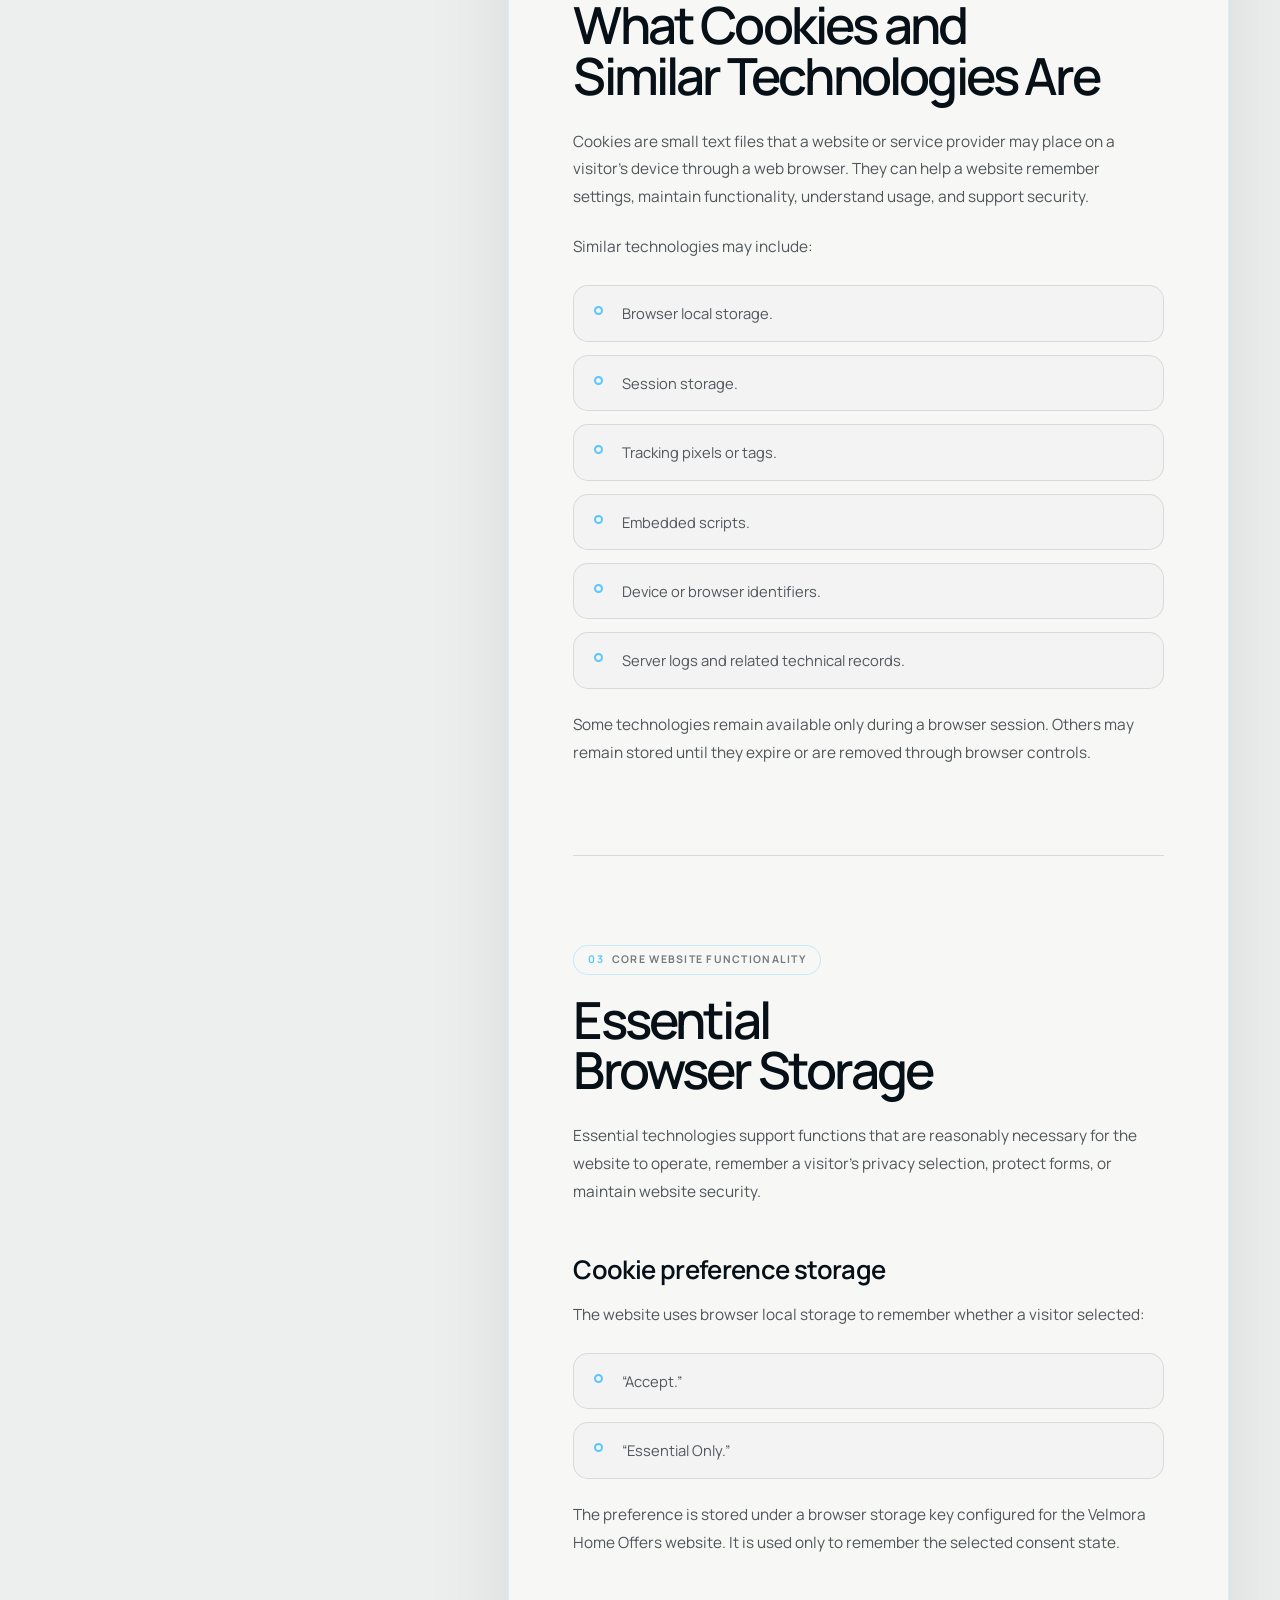
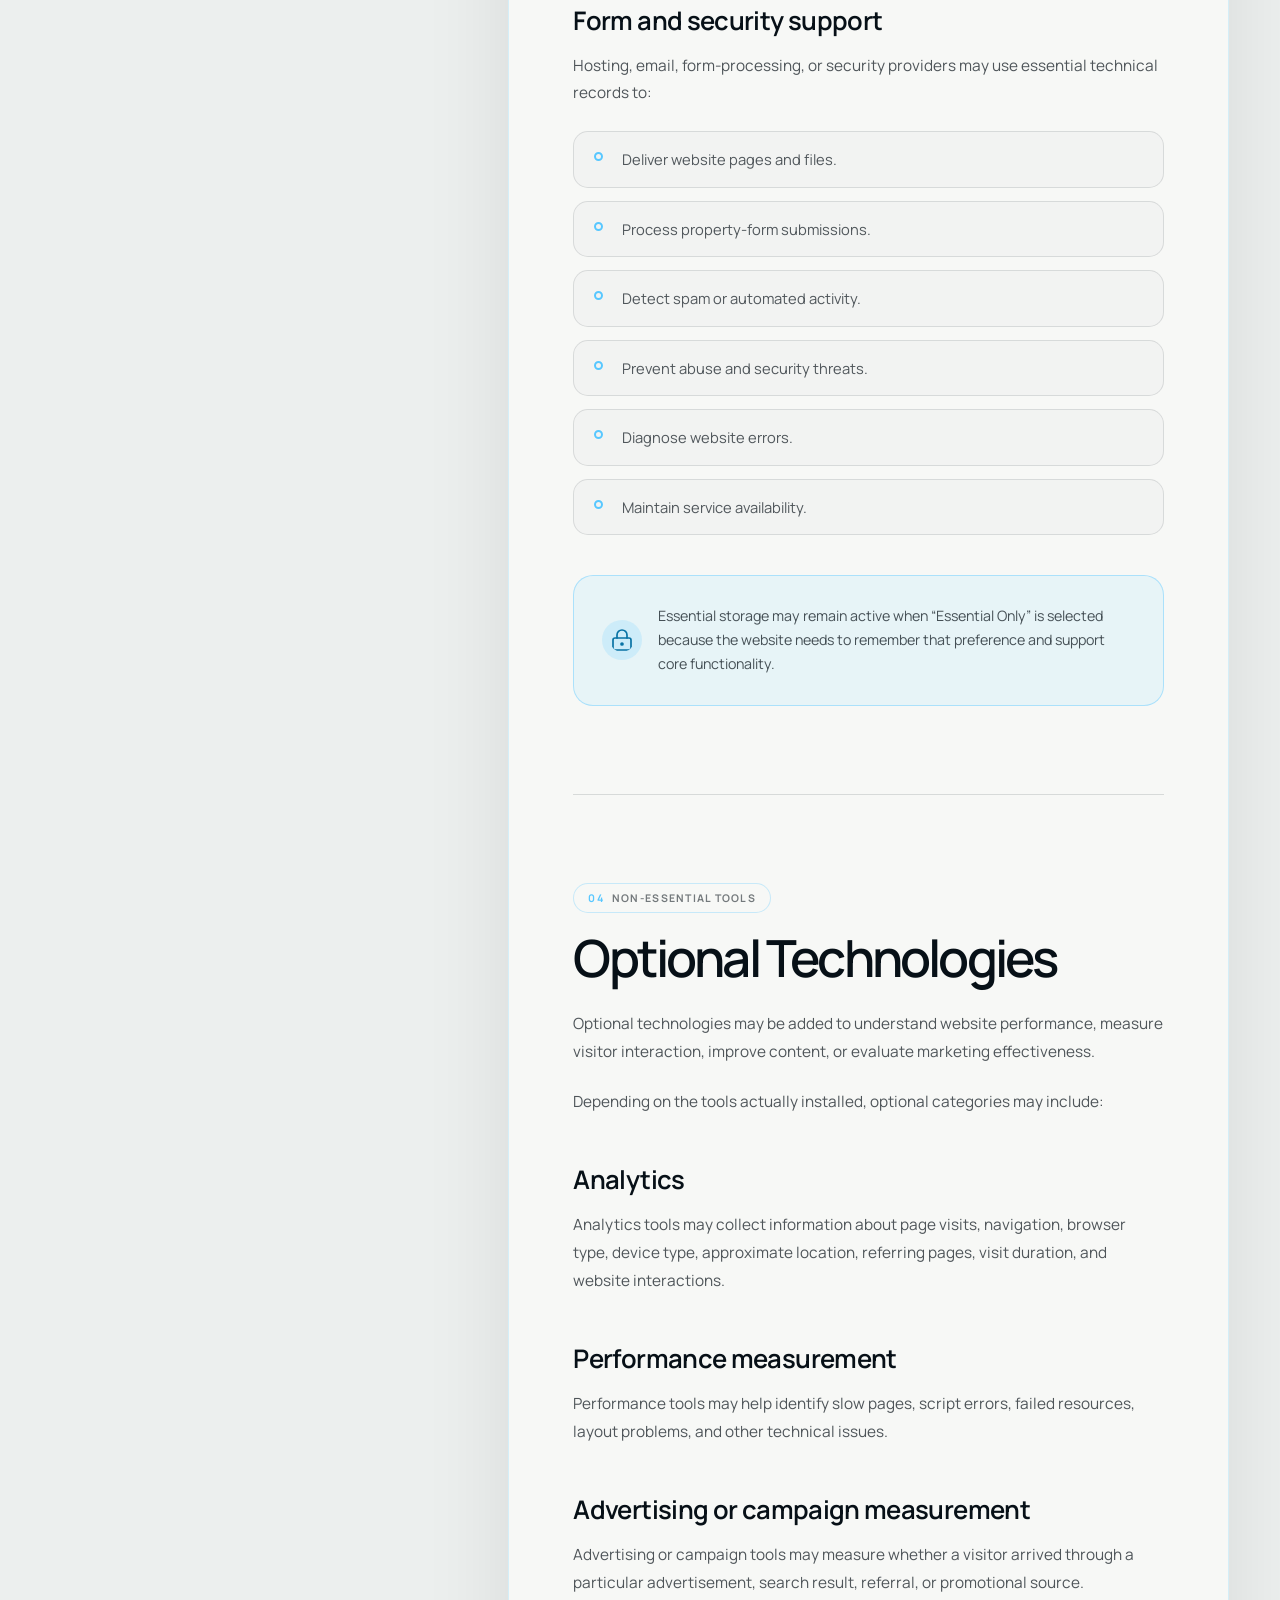
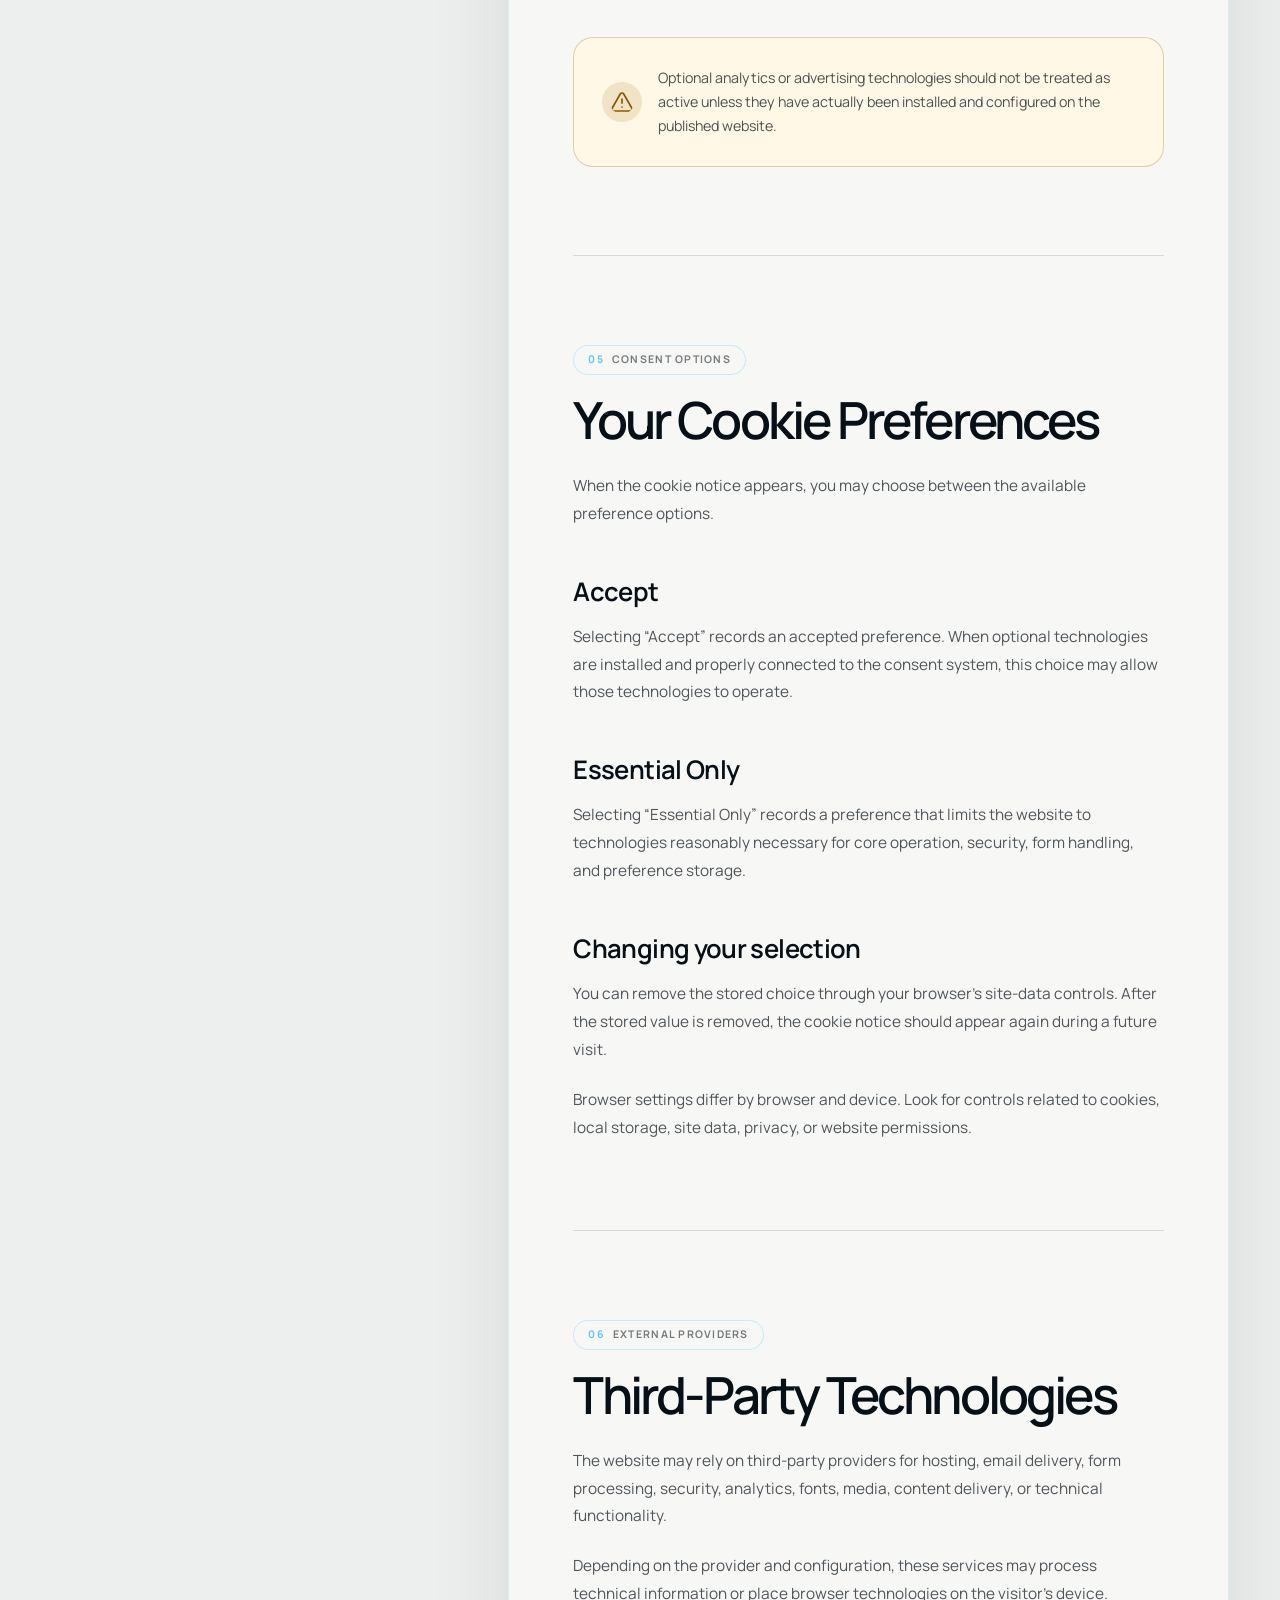
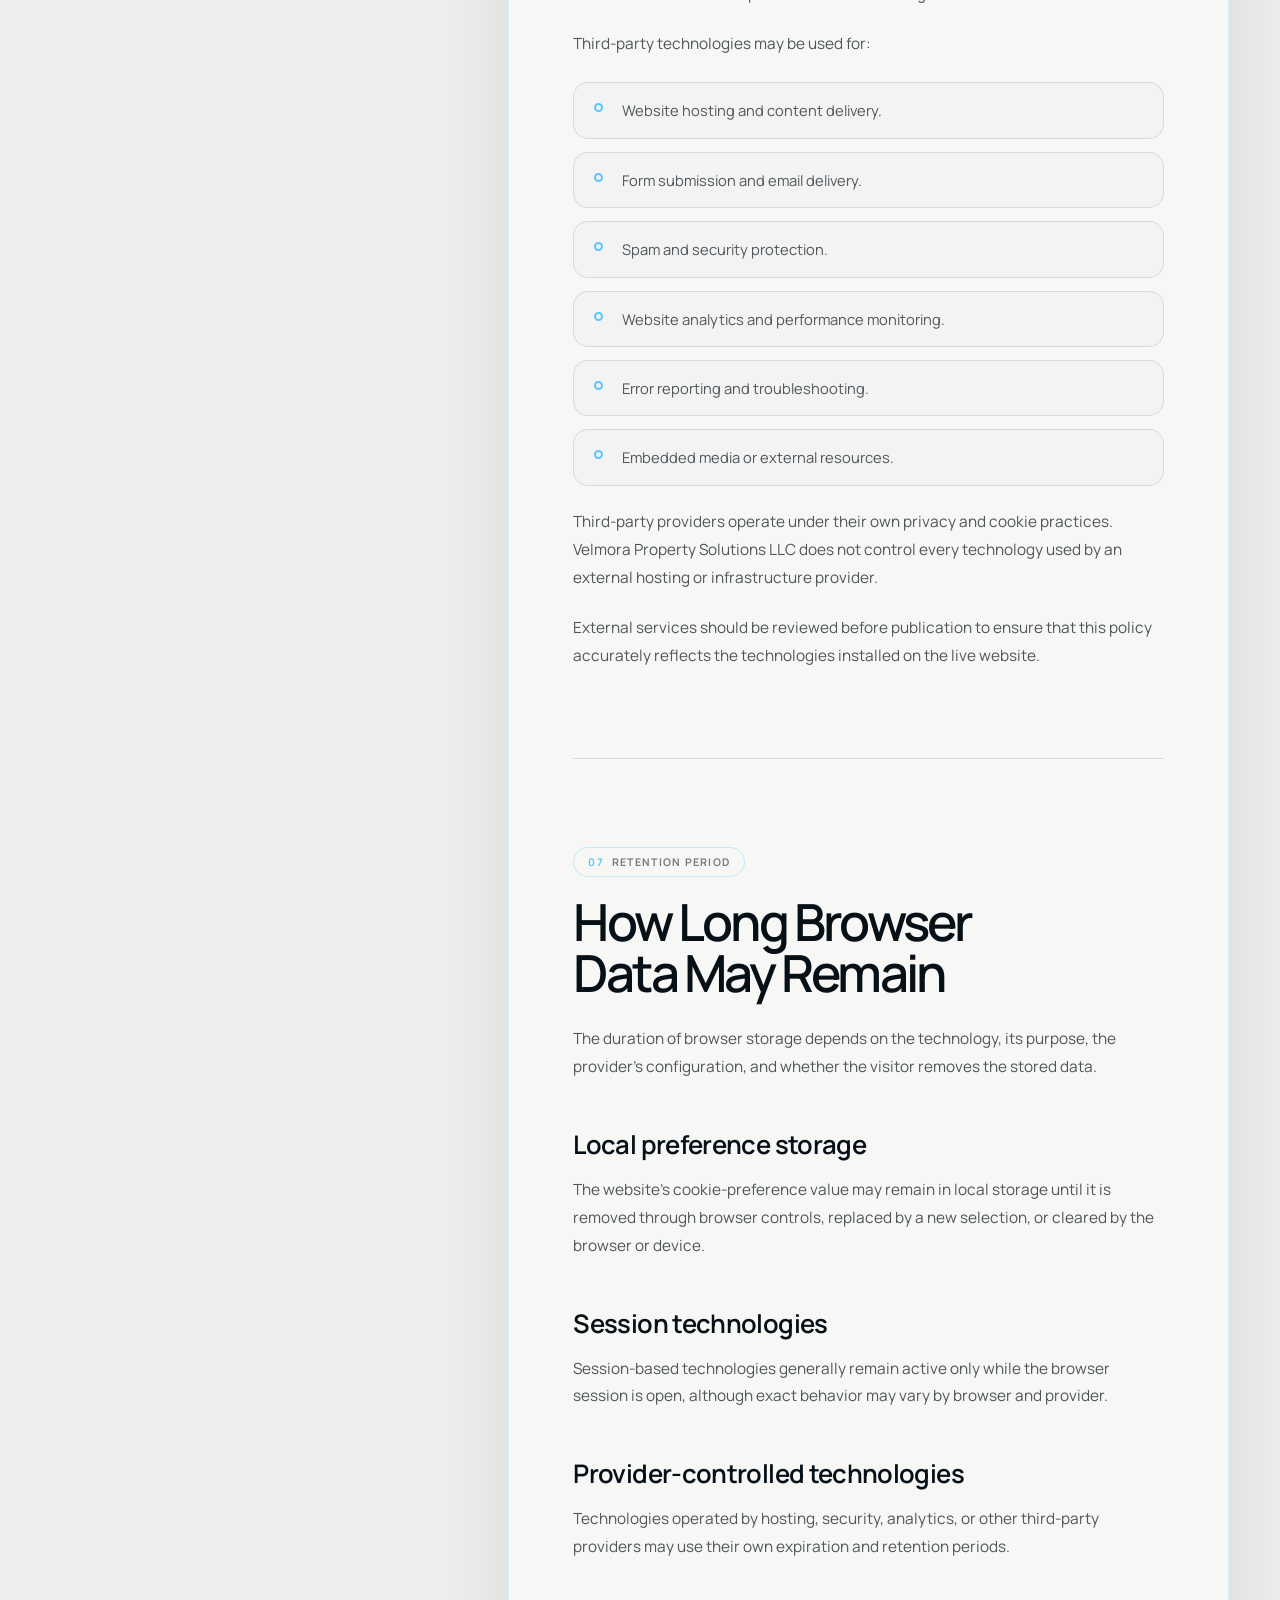
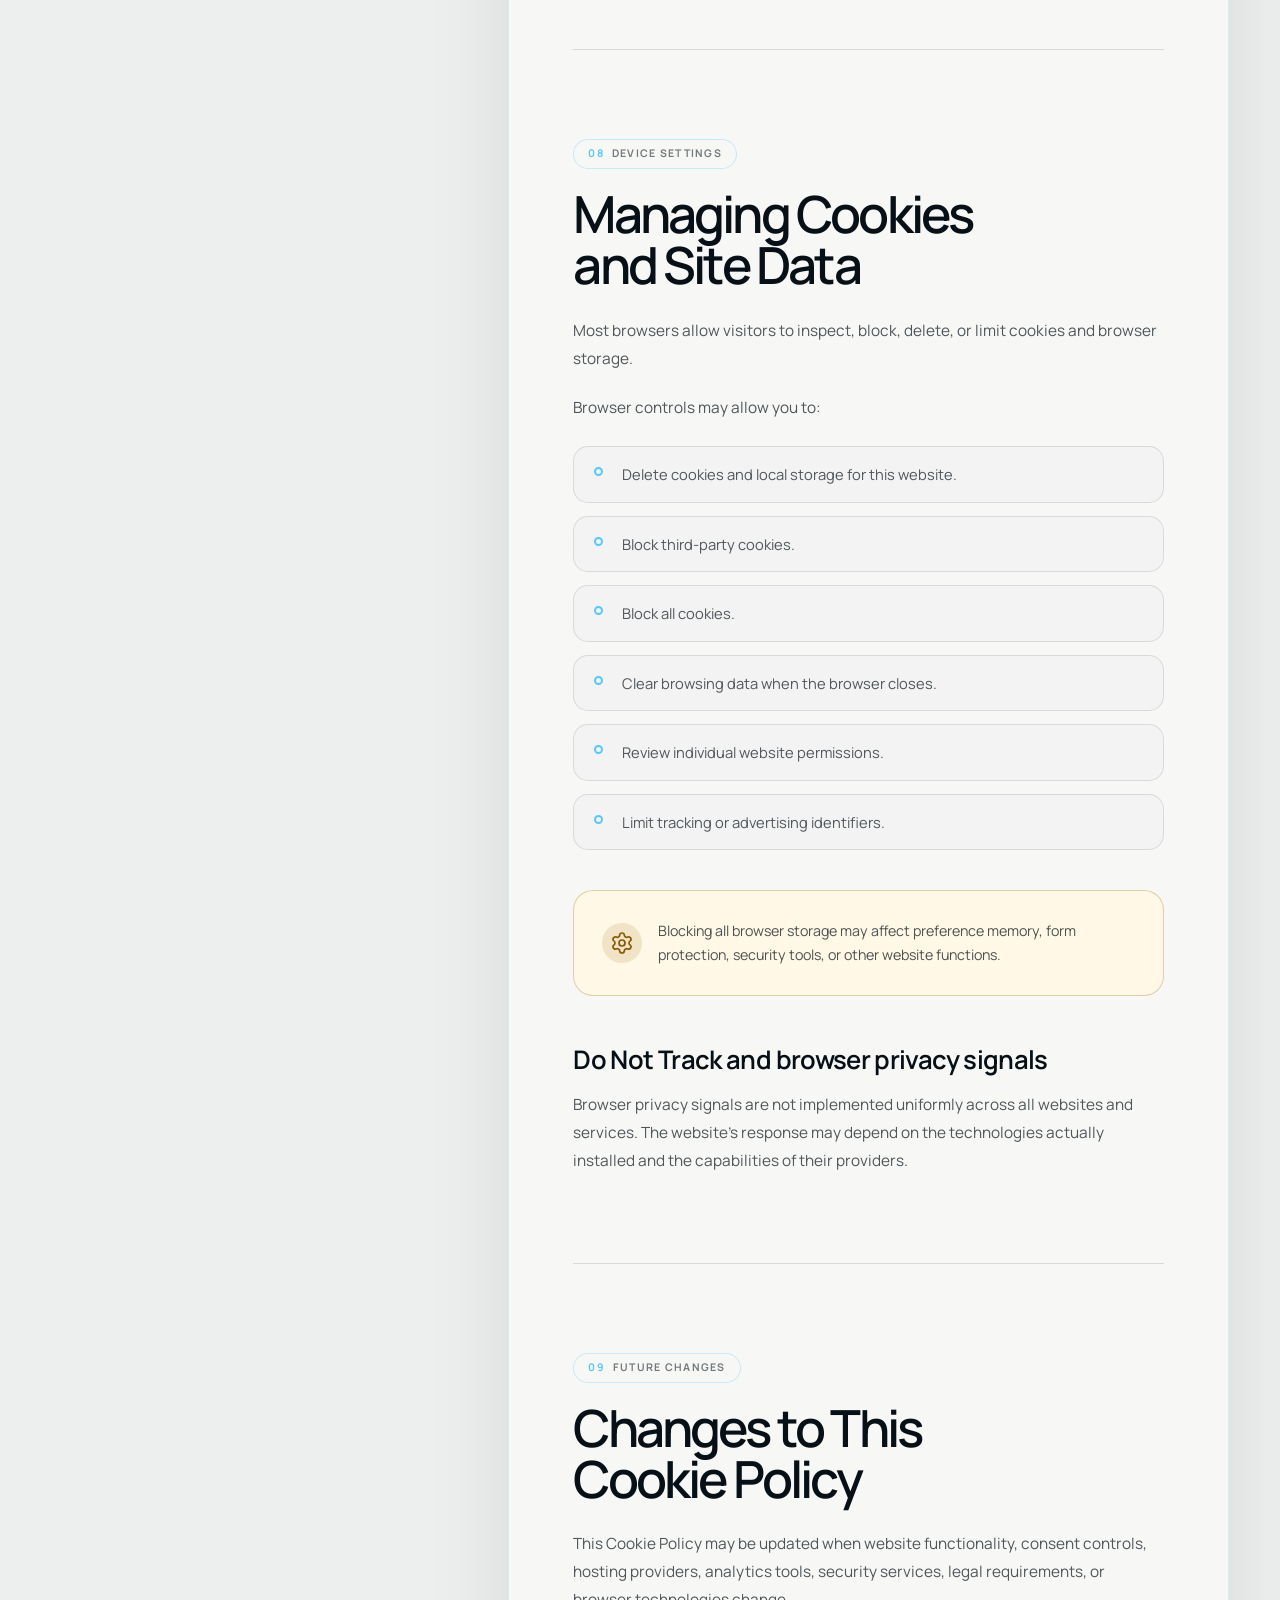
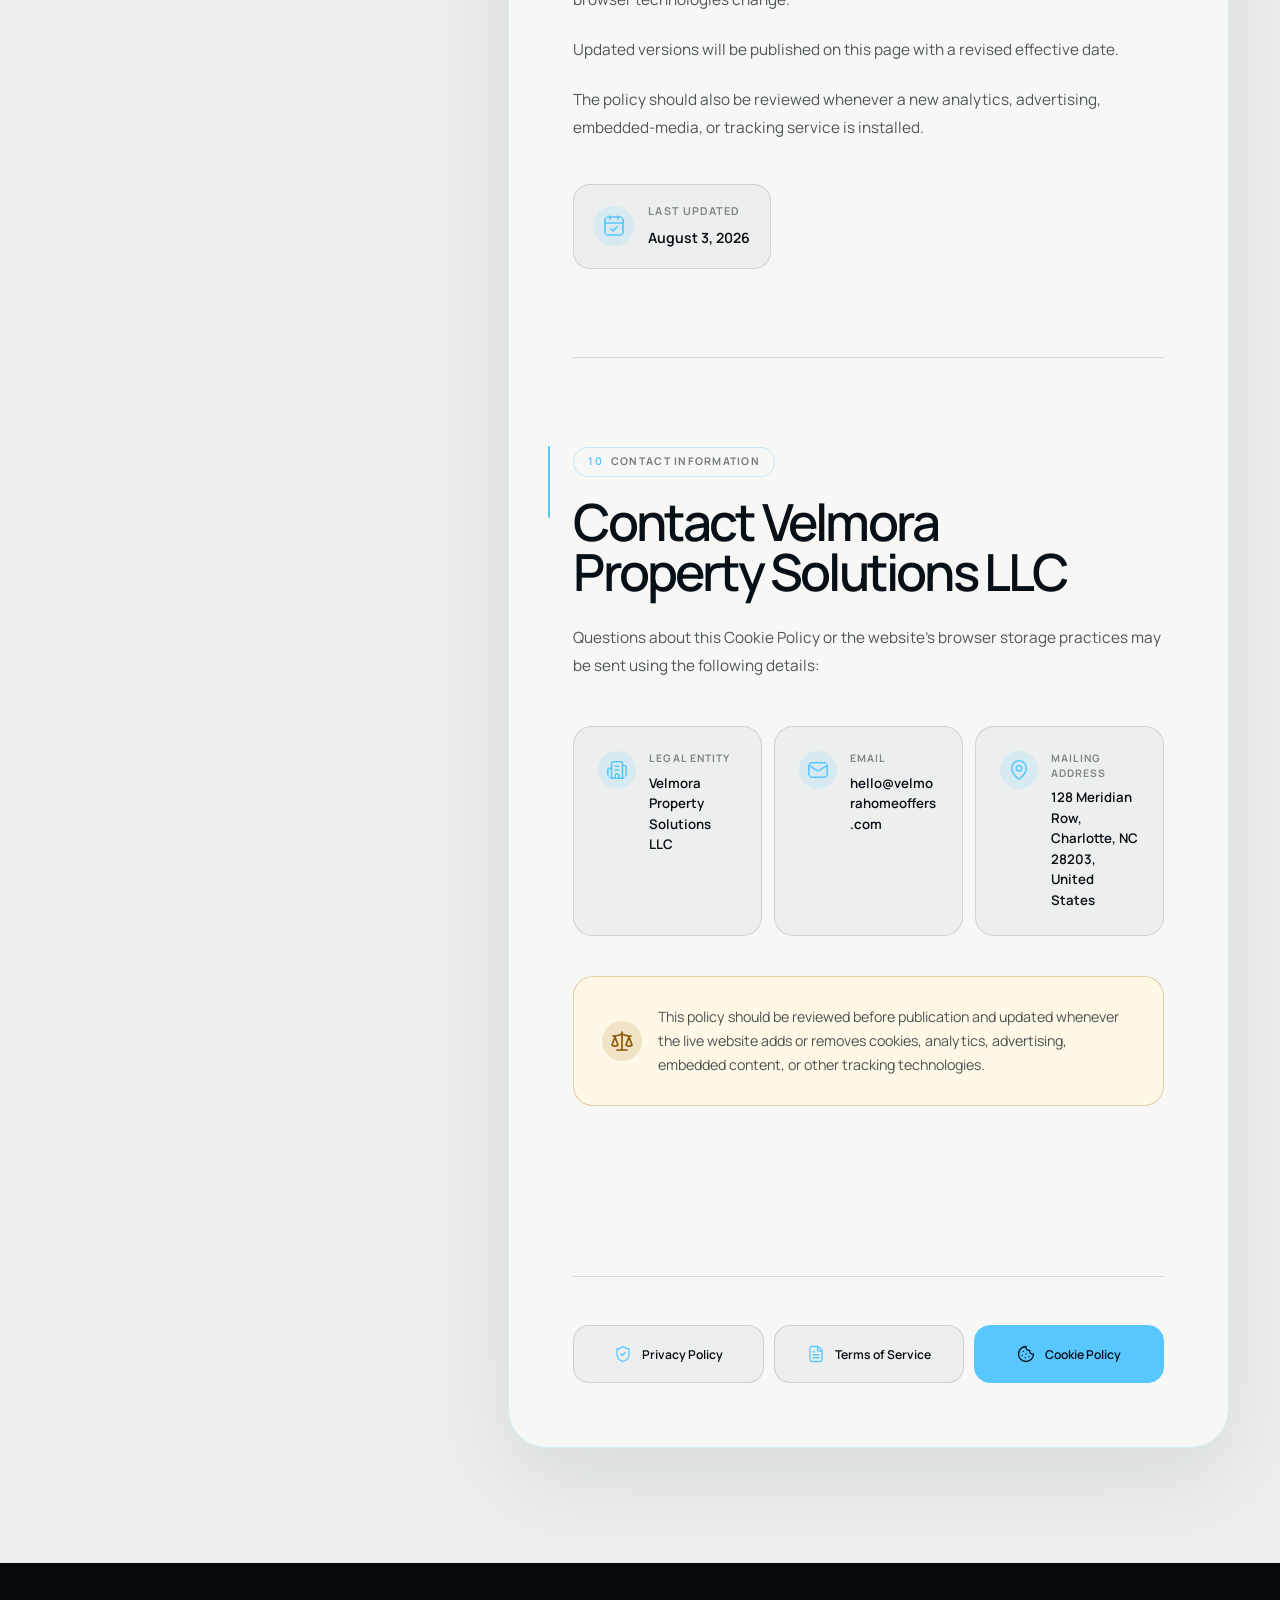
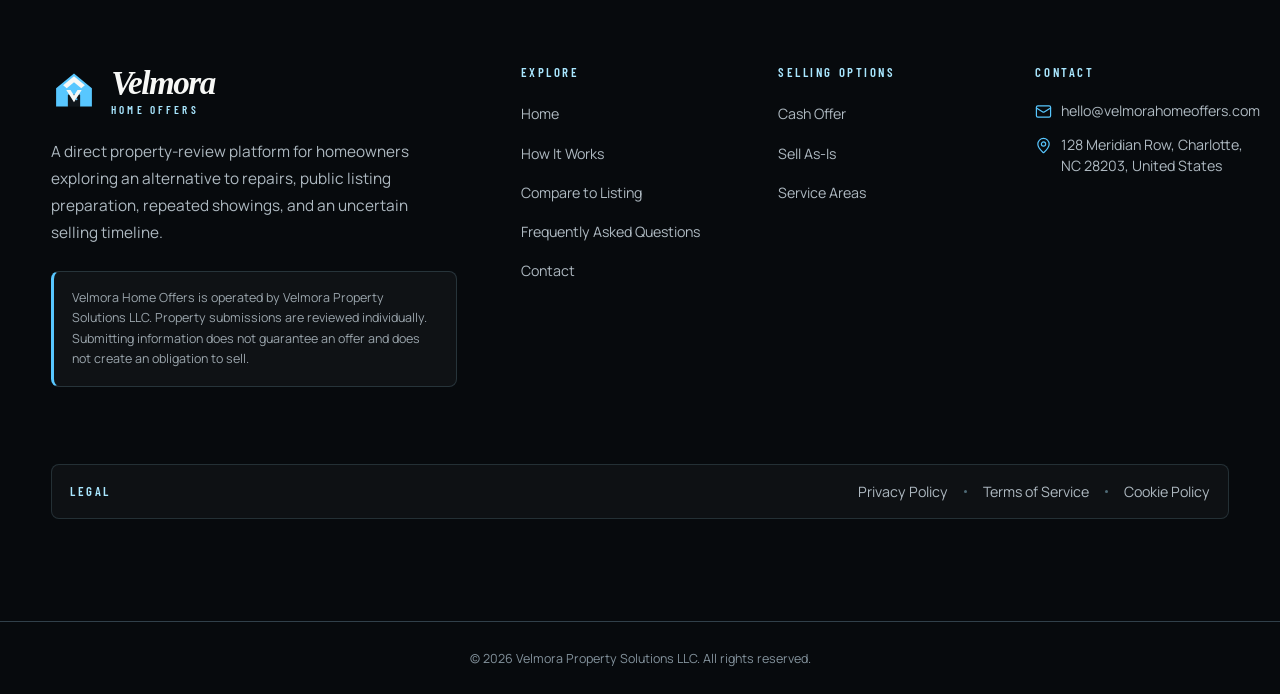
<file: cookie-policy.html>
<!DOCTYPE html>
<html lang="en" class="no-js">

<head>
    <meta charset="UTF-8">
    <meta name="viewport" content="width=device-width, initial-scale=1.0">

    <title>Cookie Policy | Velmora Home Offers</title>

    <meta name="description"
        content="Read the Velmora Home Offers Cookie Policy to understand how essential browser storage, cookie preferences, analytics tools, and related website technologies may be used.">

    <meta name="robots" content="index, follow">
    <meta name="theme-color" content="#070A0D">

    <meta property="og:type" content="website">

    <meta property="og:title" content="Cookie Policy | Velmora Home Offers">

    <meta property="og:description"
        content="Learn how Velmora Home Offers uses essential browser storage and how website visitors can manage their preferences.">

    <meta property="og:url" content="https://www.velmorahomeoffers.com/cookie-policy.html">

    <meta property="og:image" content="https://www.velmorahomeoffers.com/assets/images/home-hero-a.jpg">

    <meta property="og:image:alt" content="Velmora Home Offers Cookie Policy">

    <meta property="og:site_name" content="Velmora Home Offers">

    <meta name="twitter:card" content="summary_large_image">

    <meta name="twitter:title" content="Cookie Policy | Velmora Home Offers">

    <meta name="twitter:description"
        content="Review how essential browser storage and optional website technologies may be used by Velmora Home Offers.">

    <meta name="twitter:image" content="https://www.velmorahomeoffers.com/assets/images/home-hero-a.jpg">

    <link rel="canonical" href="https://www.velmorahomeoffers.com/cookie-policy.html">

    <link rel="icon" type="image/svg+xml" href="assets/icons/favicon.svg">

    <link rel="stylesheet" href="assets/vendor/aos/aos.css">
    <link rel="stylesheet" href="assets/css/global.css">
    <link rel="stylesheet" href="assets/css/legal.css">

    <script src="config/config.js"></script>
    <script src="assets/vendor/aos/aos.js" defer></script>
    <script src="assets/vendor/lucide/lucide.min.js" defer></script>
    <script src="assets/js/app.js" defer></script>
    <script src="assets/js/legal.js" defer></script>
</head>

<body data-legal-page="cookie-policy">
    <a class="site-skip-link" href="#main-content">
        Skip to main content
    </a>

    <header data-site-header></header>

    <div data-mobile-menu></div>

    <main class="legal-main" id="main-content">
        <section class="legal-hero" aria-labelledby="cookie-policy-title">
            <div class="site-container-wide legal-hero__inner">
                <div class="legal-hero__content">
                    <span class="site-eyebrow legal-hero__eyebrow">
                        Browser storage and preferences
                    </span>

                    <h1 class="legal-hero__title" id="cookie-policy-title">
                        Cookie Policy
                    </h1>

                    <p class="legal-hero__intro">
                        This policy explains how Velmora Property Solutions LLC may use
                        cookies, local storage, and similar browser technologies through
                        the Velmora Home Offers website.
                    </p>

                    <div class="legal-hero__meta">
                        <span class="legal-hero__meta-item">
                            <i data-lucide="calendar" aria-hidden="true"></i>

                            <span>
                                <strong data-site-text="legal.lastUpdatedLabel">
                                    Last updated
                                </strong>

                                <span data-site-text="legal.lastUpdated">
                                    August 3, 2026
                                </span>
                            </span>
                        </span>

                        <span class="legal-hero__meta-item">
                            <i data-lucide="cookie" aria-hidden="true"></i>

                            Velmora Property Solutions LLC
                        </span>
                    </div>
                </div>

                <div class="legal-hero__mark" aria-hidden="true">
                    <i data-lucide="cookie"></i>
                </div>
            </div>
        </section>

        <section class="legal-content" aria-label="Cookie Policy content">
            <div class="site-container-wide legal-content__layout">
                <aside class="legal-sidebar">
                    <div class="legal-sidebar__inner site-sticky">
                        <span class="legal-sidebar__label">
                            On this page
                        </span>

                        <nav class="legal-sidebar__nav" aria-label="Cookie Policy sections" data-legal-nav>
                            <a class="legal-sidebar__link is-active" href="#cookie-overview" data-legal-nav-link>
                                Overview
                            </a>

                            <a class="legal-sidebar__link" href="#what-cookies-are" data-legal-nav-link>
                                What Cookies Are
                            </a>

                            <a class="legal-sidebar__link" href="#essential-storage" data-legal-nav-link>
                                Essential Storage
                            </a>

                            <a class="legal-sidebar__link" href="#optional-technologies" data-legal-nav-link>
                                Optional Technologies
                            </a>

                            <a class="legal-sidebar__link" href="#cookie-preferences" data-legal-nav-link>
                                Your Preferences
                            </a>

                            <a class="legal-sidebar__link" href="#third-party-tools" data-legal-nav-link>
                                Third-Party Tools
                            </a>

                            <a class="legal-sidebar__link" href="#storage-duration" data-legal-nav-link>
                                Storage Duration
                            </a>

                            <a class="legal-sidebar__link" href="#browser-controls" data-legal-nav-link>
                                Browser Controls
                            </a>

                            <a class="legal-sidebar__link" href="#policy-updates" data-legal-nav-link>
                                Policy Updates
                            </a>

                            <a class="legal-sidebar__link" href="#cookie-contact" data-legal-nav-link>
                                Contact
                            </a>
                        </nav>

                        <div class="legal-sidebar__contact">
                            <i data-lucide="mail" aria-hidden="true"></i>

                            <div>
                                <span>Cookie questions</span>

                                <a href="mailto:hello@velmorahomeoffers.com" data-site-mailto="contact.recipientEmail">
                                    hello@velmorahomeoffers.com
                                </a>
                            </div>
                        </div>
                    </div>
                </aside>

                <article class="legal-document">
                    <section class="legal-section" id="cookie-overview" data-legal-section>
                        <span class="legal-section__eyebrow">
                            Policy overview
                        </span>

                        <h2 class="legal-section__title">
                            About This Cookie Policy
                        </h2>

                        <p>
                            This Cookie Policy applies to browser storage and similar
                            technologies used through the Velmora Home Offers website
                            operated by Velmora Property Solutions LLC.
                        </p>

                        <p>
                            The website may use these technologies to support core
                            functionality, remember visitor preferences, improve security,
                            detect technical problems, and understand website performance.
                        </p>

                        <p>
                            This policy should be read together with the
                            <a href="privacy-policy.html">
                                Privacy Policy
                            </a>
                            and
                            <a href="terms-of-service.html">
                                Terms of Service
                            </a>.
                        </p>

                        <div class="legal-callout">
                            <i data-lucide="shield-check" aria-hidden="true"></i>

                            <p>
                                The current website stores your cookie preference in browser
                                local storage so the consent notice does not need to appear on
                                every visit.
                            </p>
                        </div>
                    </section>

                    <section class="legal-section" id="what-cookies-are" data-legal-section>
                        <span class="legal-section__eyebrow">
                            Browser technologies
                        </span>

                        <h2 class="legal-section__title">
                            What Cookies and Similar Technologies Are
                        </h2>

                        <p>
                            Cookies are small text files that a website or service provider
                            may place on a visitor’s device through a web browser. They can
                            help a website remember settings, maintain functionality,
                            understand usage, and support security.
                        </p>

                        <p>
                            Similar technologies may include:
                        </p>

                        <ul class="legal-list">
                            <li>
                                Browser local storage.
                            </li>

                            <li>
                                Session storage.
                            </li>

                            <li>
                                Tracking pixels or tags.
                            </li>

                            <li>
                                Embedded scripts.
                            </li>

                            <li>
                                Device or browser identifiers.
                            </li>

                            <li>
                                Server logs and related technical records.
                            </li>
                        </ul>

                        <p>
                            Some technologies remain available only during a browser session.
                            Others may remain stored until they expire or are removed through
                            browser controls.
                        </p>
                    </section>

                    <section class="legal-section" id="essential-storage" data-legal-section>
                        <span class="legal-section__eyebrow">
                            Core website functionality
                        </span>

                        <h2 class="legal-section__title">
                            Essential Browser Storage
                        </h2>

                        <p>
                            Essential technologies support functions that are reasonably
                            necessary for the website to operate, remember a visitor’s
                            privacy selection, protect forms, or maintain website security.
                        </p>

                        <h3 class="legal-section__subtitle">
                            Cookie preference storage
                        </h3>

                        <p>
                            The website uses browser local storage to remember whether a
                            visitor selected:
                        </p>

                        <ul class="legal-list">
                            <li>
                                “Accept.”
                            </li>

                            <li>
                                “Essential Only.”
                            </li>
                        </ul>

                        <p>
                            The preference is stored under a browser storage key configured
                            for the Velmora Home Offers website. It is used only to remember
                            the selected consent state.
                        </p>

                        <h3 class="legal-section__subtitle">
                            Form and security support
                        </h3>

                        <p>
                            Hosting, email, form-processing, or security providers may use
                            essential technical records to:
                        </p>

                        <ul class="legal-list">
                            <li>
                                Deliver website pages and files.
                            </li>

                            <li>
                                Process property-form submissions.
                            </li>

                            <li>
                                Detect spam or automated activity.
                            </li>

                            <li>
                                Prevent abuse and security threats.
                            </li>

                            <li>
                                Diagnose website errors.
                            </li>

                            <li>
                                Maintain service availability.
                            </li>
                        </ul>

                        <div class="legal-callout">
                            <i data-lucide="lock-keyhole" aria-hidden="true"></i>

                            <p>
                                Essential storage may remain active when “Essential Only” is
                                selected because the website needs to remember that preference
                                and support core functionality.
                            </p>
                        </div>
                    </section>

                    <section class="legal-section" id="optional-technologies" data-legal-section>
                        <span class="legal-section__eyebrow">
                            Non-essential tools
                        </span>

                        <h2 class="legal-section__title">
                            Optional Technologies
                        </h2>

                        <p>
                            Optional technologies may be added to understand website
                            performance, measure visitor interaction, improve content, or
                            evaluate marketing effectiveness.
                        </p>

                        <p>
                            Depending on the tools actually installed, optional categories
                            may include:
                        </p>

                        <h3 class="legal-section__subtitle">
                            Analytics
                        </h3>

                        <p>
                            Analytics tools may collect information about page visits,
                            navigation, browser type, device type, approximate location,
                            referring pages, visit duration, and website interactions.
                        </p>

                        <h3 class="legal-section__subtitle">
                            Performance measurement
                        </h3>

                        <p>
                            Performance tools may help identify slow pages, script errors,
                            failed resources, layout problems, and other technical issues.
                        </p>

                        <h3 class="legal-section__subtitle">
                            Advertising or campaign measurement
                        </h3>

                        <p>
                            Advertising or campaign tools may measure whether a visitor
                            arrived through a particular advertisement, search result,
                            referral, or promotional source.
                        </p>

                        <div class="legal-callout legal-callout--warning">
                            <i data-lucide="triangle-alert" aria-hidden="true"></i>

                            <p>
                                Optional analytics or advertising technologies should not be
                                treated as active unless they have actually been installed and
                                configured on the published website.
                            </p>
                        </div>
                    </section>

                    <section class="legal-section" id="cookie-preferences" data-legal-section>
                        <span class="legal-section__eyebrow">
                            Consent options
                        </span>

                        <h2 class="legal-section__title">
                            Your Cookie Preferences
                        </h2>

                        <p>
                            When the cookie notice appears, you may choose between the
                            available preference options.
                        </p>

                        <h3 class="legal-section__subtitle">
                            Accept
                        </h3>

                        <p>
                            Selecting “Accept” records an accepted preference. When optional
                            technologies are installed and properly connected to the consent
                            system, this choice may allow those technologies to operate.
                        </p>

                        <h3 class="legal-section__subtitle">
                            Essential Only
                        </h3>

                        <p>
                            Selecting “Essential Only” records a preference that limits the
                            website to technologies reasonably necessary for core operation,
                            security, form handling, and preference storage.
                        </p>

                        <h3 class="legal-section__subtitle">
                            Changing your selection
                        </h3>

                        <p>
                            You can remove the stored choice through your browser’s site-data
                            controls. After the stored value is removed, the cookie notice
                            should appear again during a future visit.
                        </p>

                        <p>
                            Browser settings differ by browser and device. Look for controls
                            related to cookies, local storage, site data, privacy, or website
                            permissions.
                        </p>
                    </section>

                    <section class="legal-section" id="third-party-tools" data-legal-section>
                        <span class="legal-section__eyebrow">
                            External providers
                        </span>

                        <h2 class="legal-section__title">
                            Third-Party Technologies
                        </h2>

                        <p>
                            The website may rely on third-party providers for hosting, email
                            delivery, form processing, security, analytics, fonts, media,
                            content delivery, or technical functionality.
                        </p>

                        <p>
                            Depending on the provider and configuration, these services may
                            process technical information or place browser technologies on
                            the visitor’s device.
                        </p>

                        <p>
                            Third-party technologies may be used for:
                        </p>

                        <ul class="legal-list">
                            <li>
                                Website hosting and content delivery.
                            </li>

                            <li>
                                Form submission and email delivery.
                            </li>

                            <li>
                                Spam and security protection.
                            </li>

                            <li>
                                Website analytics and performance monitoring.
                            </li>

                            <li>
                                Error reporting and troubleshooting.
                            </li>

                            <li>
                                Embedded media or external resources.
                            </li>
                        </ul>

                        <p>
                            Third-party providers operate under their own privacy and cookie
                            practices. Velmora Property Solutions LLC does not control every
                            technology used by an external hosting or infrastructure
                            provider.
                        </p>

                        <p>
                            External services should be reviewed before publication to ensure
                            that this policy accurately reflects the technologies installed
                            on the live website.
                        </p>
                    </section>

                    <section class="legal-section" id="storage-duration" data-legal-section>
                        <span class="legal-section__eyebrow">
                            Retention period
                        </span>

                        <h2 class="legal-section__title">
                            How Long Browser Data May Remain
                        </h2>

                        <p>
                            The duration of browser storage depends on the technology, its
                            purpose, the provider’s configuration, and whether the visitor
                            removes the stored data.
                        </p>

                        <h3 class="legal-section__subtitle">
                            Local preference storage
                        </h3>

                        <p>
                            The website’s cookie-preference value may remain in local storage
                            until it is removed through browser controls, replaced by a new
                            selection, or cleared by the browser or device.
                        </p>

                        <h3 class="legal-section__subtitle">
                            Session technologies
                        </h3>

                        <p>
                            Session-based technologies generally remain active only while the
                            browser session is open, although exact behavior may vary by
                            browser and provider.
                        </p>

                        <h3 class="legal-section__subtitle">
                            Provider-controlled technologies
                        </h3>

                        <p>
                            Technologies operated by hosting, security, analytics, or other
                            third-party providers may use their own expiration and retention
                            periods.
                        </p>
                    </section>

                    <section class="legal-section" id="browser-controls" data-legal-section>
                        <span class="legal-section__eyebrow">
                            Device settings
                        </span>

                        <h2 class="legal-section__title">
                            Managing Cookies and Site Data
                        </h2>

                        <p>
                            Most browsers allow visitors to inspect, block, delete, or limit
                            cookies and browser storage.
                        </p>

                        <p>
                            Browser controls may allow you to:
                        </p>

                        <ul class="legal-list">
                            <li>
                                Delete cookies and local storage for this website.
                            </li>

                            <li>
                                Block third-party cookies.
                            </li>

                            <li>
                                Block all cookies.
                            </li>

                            <li>
                                Clear browsing data when the browser closes.
                            </li>

                            <li>
                                Review individual website permissions.
                            </li>

                            <li>
                                Limit tracking or advertising identifiers.
                            </li>
                        </ul>

                        <div class="legal-callout legal-callout--warning">
                            <i data-lucide="settings" aria-hidden="true"></i>

                            <p>
                                Blocking all browser storage may affect preference memory,
                                form protection, security tools, or other website functions.
                            </p>
                        </div>

                        <h3 class="legal-section__subtitle">
                            Do Not Track and browser privacy signals
                        </h3>

                        <p>
                            Browser privacy signals are not implemented uniformly across all
                            websites and services. The website’s response may depend on the
                            technologies actually installed and the capabilities of their
                            providers.
                        </p>
                    </section>

                    <section class="legal-section" id="policy-updates" data-legal-section>
                        <span class="legal-section__eyebrow">
                            Future changes
                        </span>

                        <h2 class="legal-section__title">
                            Changes to This Cookie Policy
                        </h2>

                        <p>
                            This Cookie Policy may be updated when website functionality,
                            consent controls, hosting providers, analytics tools, security
                            services, legal requirements, or browser technologies change.
                        </p>

                        <p>
                            Updated versions will be published on this page with a revised
                            effective date.
                        </p>

                        <p>
                            The policy should also be reviewed whenever a new analytics,
                            advertising, embedded-media, or tracking service is installed.
                        </p>

                        <div class="legal-date-card">
                            <i data-lucide="calendar-check" aria-hidden="true"></i>

                            <div>
                                <span data-site-text="legal.lastUpdatedLabel">
                                    Last updated
                                </span>

                                <strong data-site-text="legal.lastUpdated">
                                    August 3, 2026
                                </strong>
                            </div>
                        </div>
                    </section>

                    <section class="legal-section" id="cookie-contact" data-legal-section>
                        <span class="legal-section__eyebrow">
                            Contact information
                        </span>

                        <h2 class="legal-section__title">
                            Contact Velmora Property Solutions LLC
                        </h2>

                        <p>
                            Questions about this Cookie Policy or the website’s browser
                            storage practices may be sent using the following details:
                        </p>

                        <div class="legal-contact-card">
                            <div class="legal-contact-card__item">
                                <i data-lucide="building-2" aria-hidden="true"></i>

                                <div>
                                    <span>Legal entity</span>

                                    <strong data-site-text="brand.legalName">
                                        Velmora Property Solutions LLC
                                    </strong>
                                </div>
                            </div>

                            <div class="legal-contact-card__item">
                                <i data-lucide="mail" aria-hidden="true"></i>

                                <div>
                                    <span>Email</span>

                                    <a href="mailto:hello@velmorahomeoffers.com"
                                        data-site-mailto="contact.recipientEmail">
                                        hello@velmorahomeoffers.com
                                    </a>
                                </div>
                            </div>

                            <div class="legal-contact-card__item">
                                <i data-lucide="map-pin" aria-hidden="true"></i>

                                <div>
                                    <span>Mailing address</span>

                                    <address data-site-text="contact.address">
                                        128 Meridian Row, Charlotte, NC 28203, United States
                                    </address>
                                </div>
                            </div>
                        </div>

                        <div class="legal-callout legal-callout--warning">
                            <i data-lucide="scale" aria-hidden="true"></i>

                            <p>
                                This policy should be reviewed before publication and updated
                                whenever the live website adds or removes cookies, analytics,
                                advertising, embedded content, or other tracking technologies.
                            </p>
                        </div>
                    </section>

                    <nav class="legal-document__footer-nav" aria-label="Legal documents">
                        <a class="legal-document__footer-link" href="privacy-policy.html">
                            <i data-lucide="shield-check" aria-hidden="true"></i>

                            Privacy Policy
                        </a>

                        <a class="legal-document__footer-link" href="terms-of-service.html">
                            <i data-lucide="file-text" aria-hidden="true"></i>

                            Terms of Service
                        </a>

                        <a class="legal-document__footer-link is-current" href="cookie-policy.html" aria-current="page">
                            <i data-lucide="cookie" aria-hidden="true"></i>

                            Cookie Policy
                        </a>
                    </nav>
                </article>
            </div>
        </section>
    </main>

    <footer data-site-footer></footer>

    <div data-cookie-consent></div>
</body>

</html>
</file>
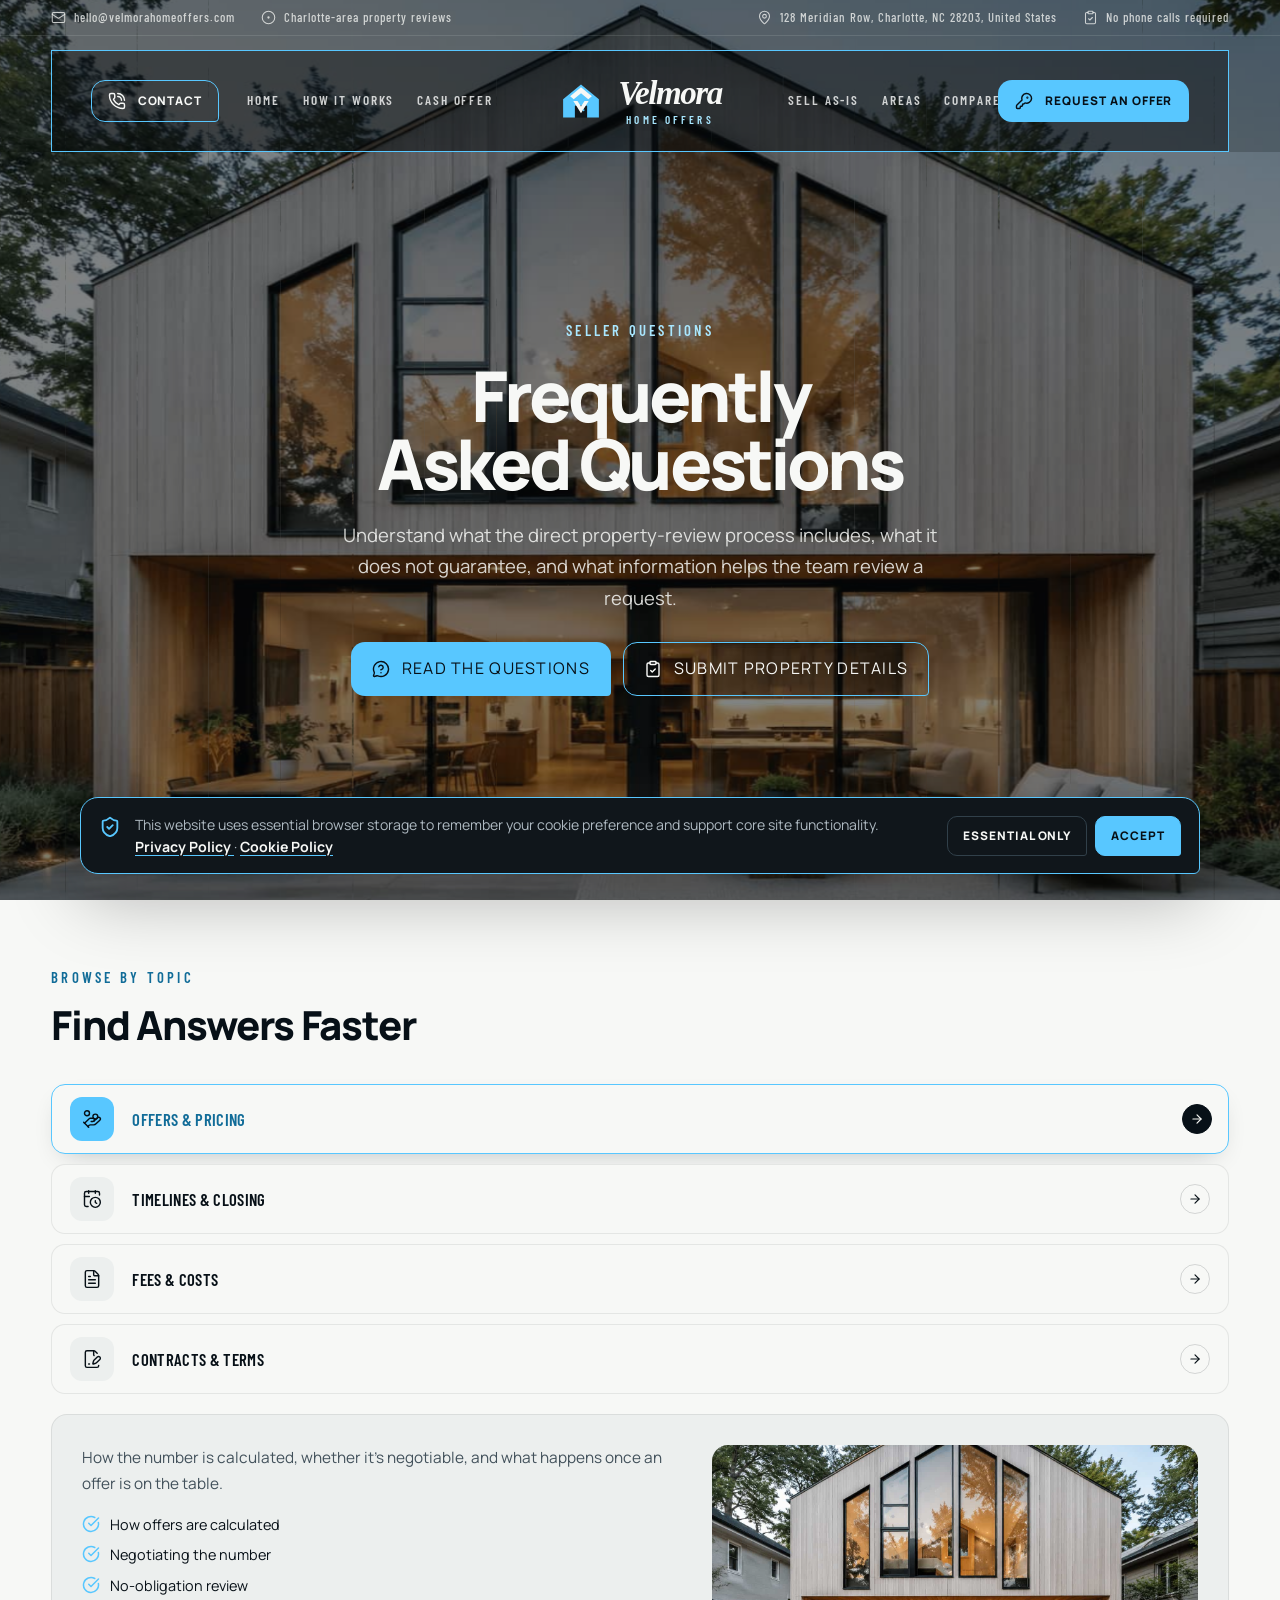
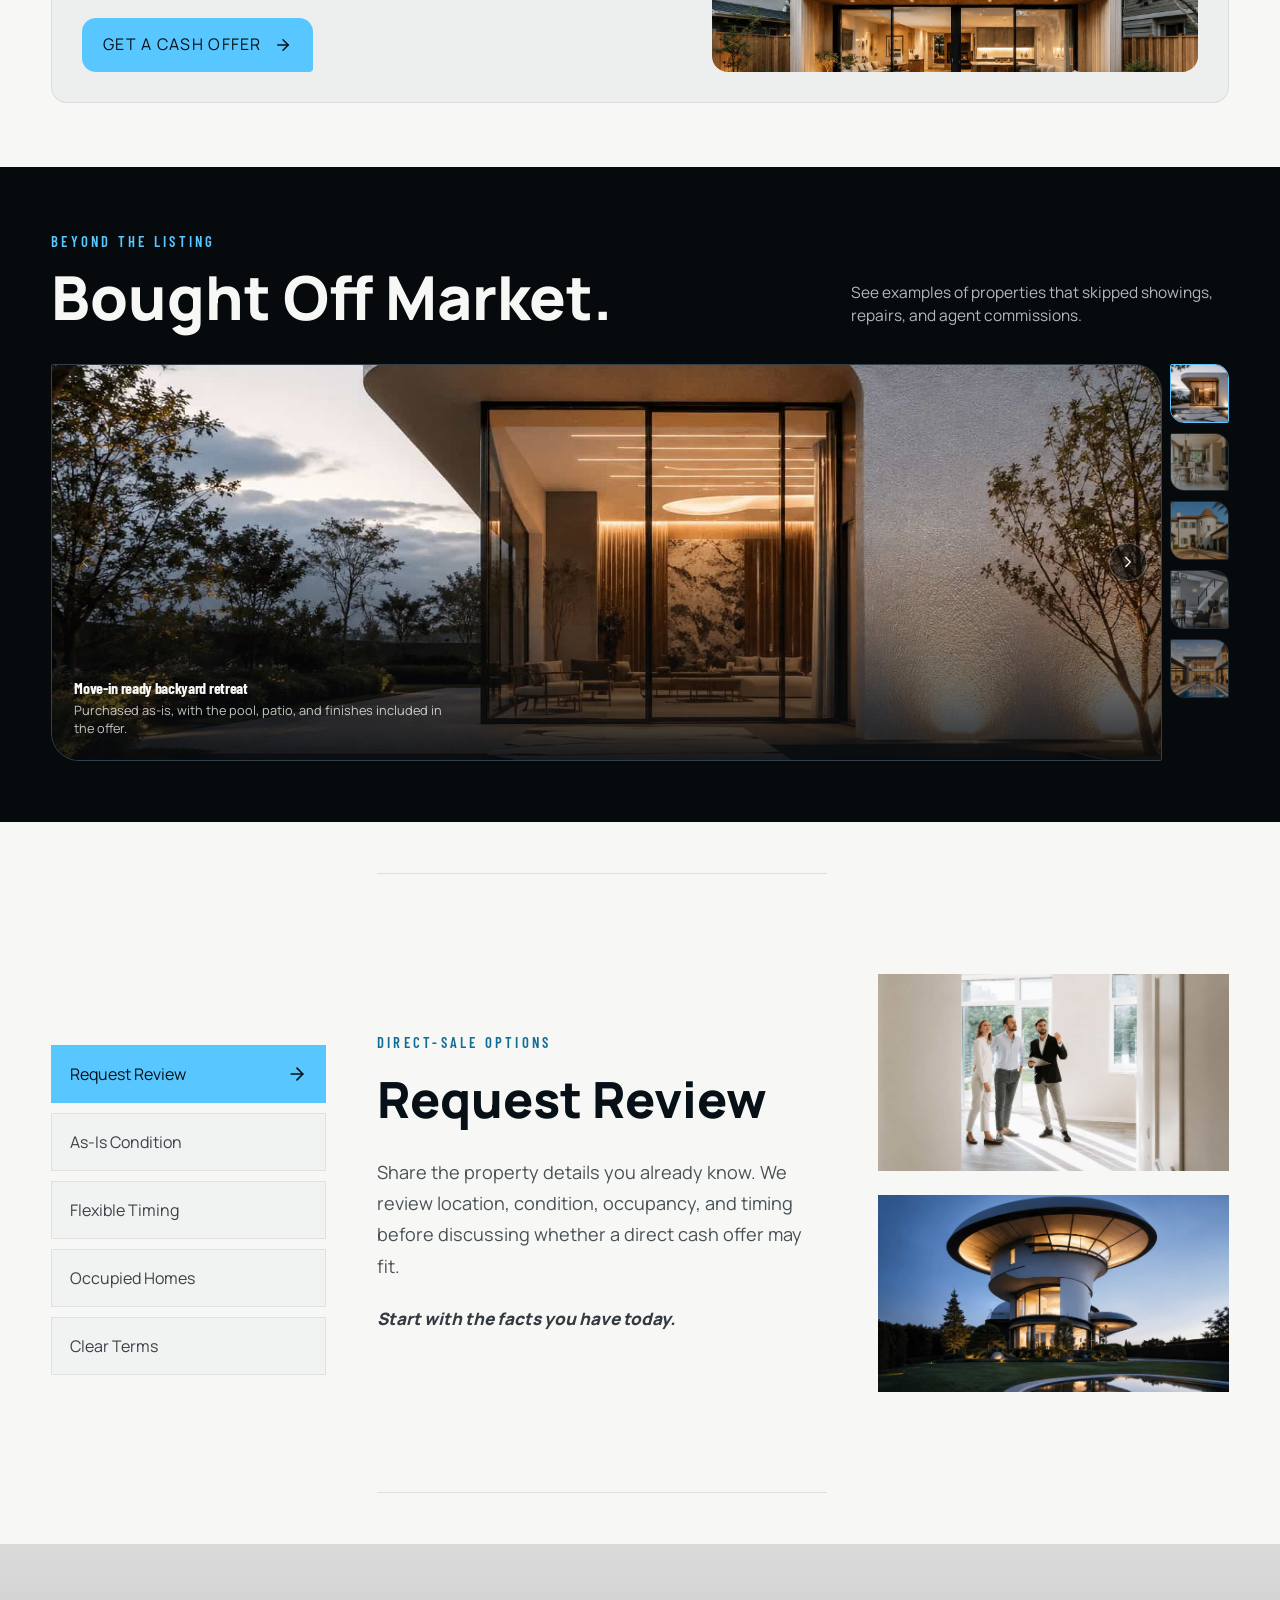
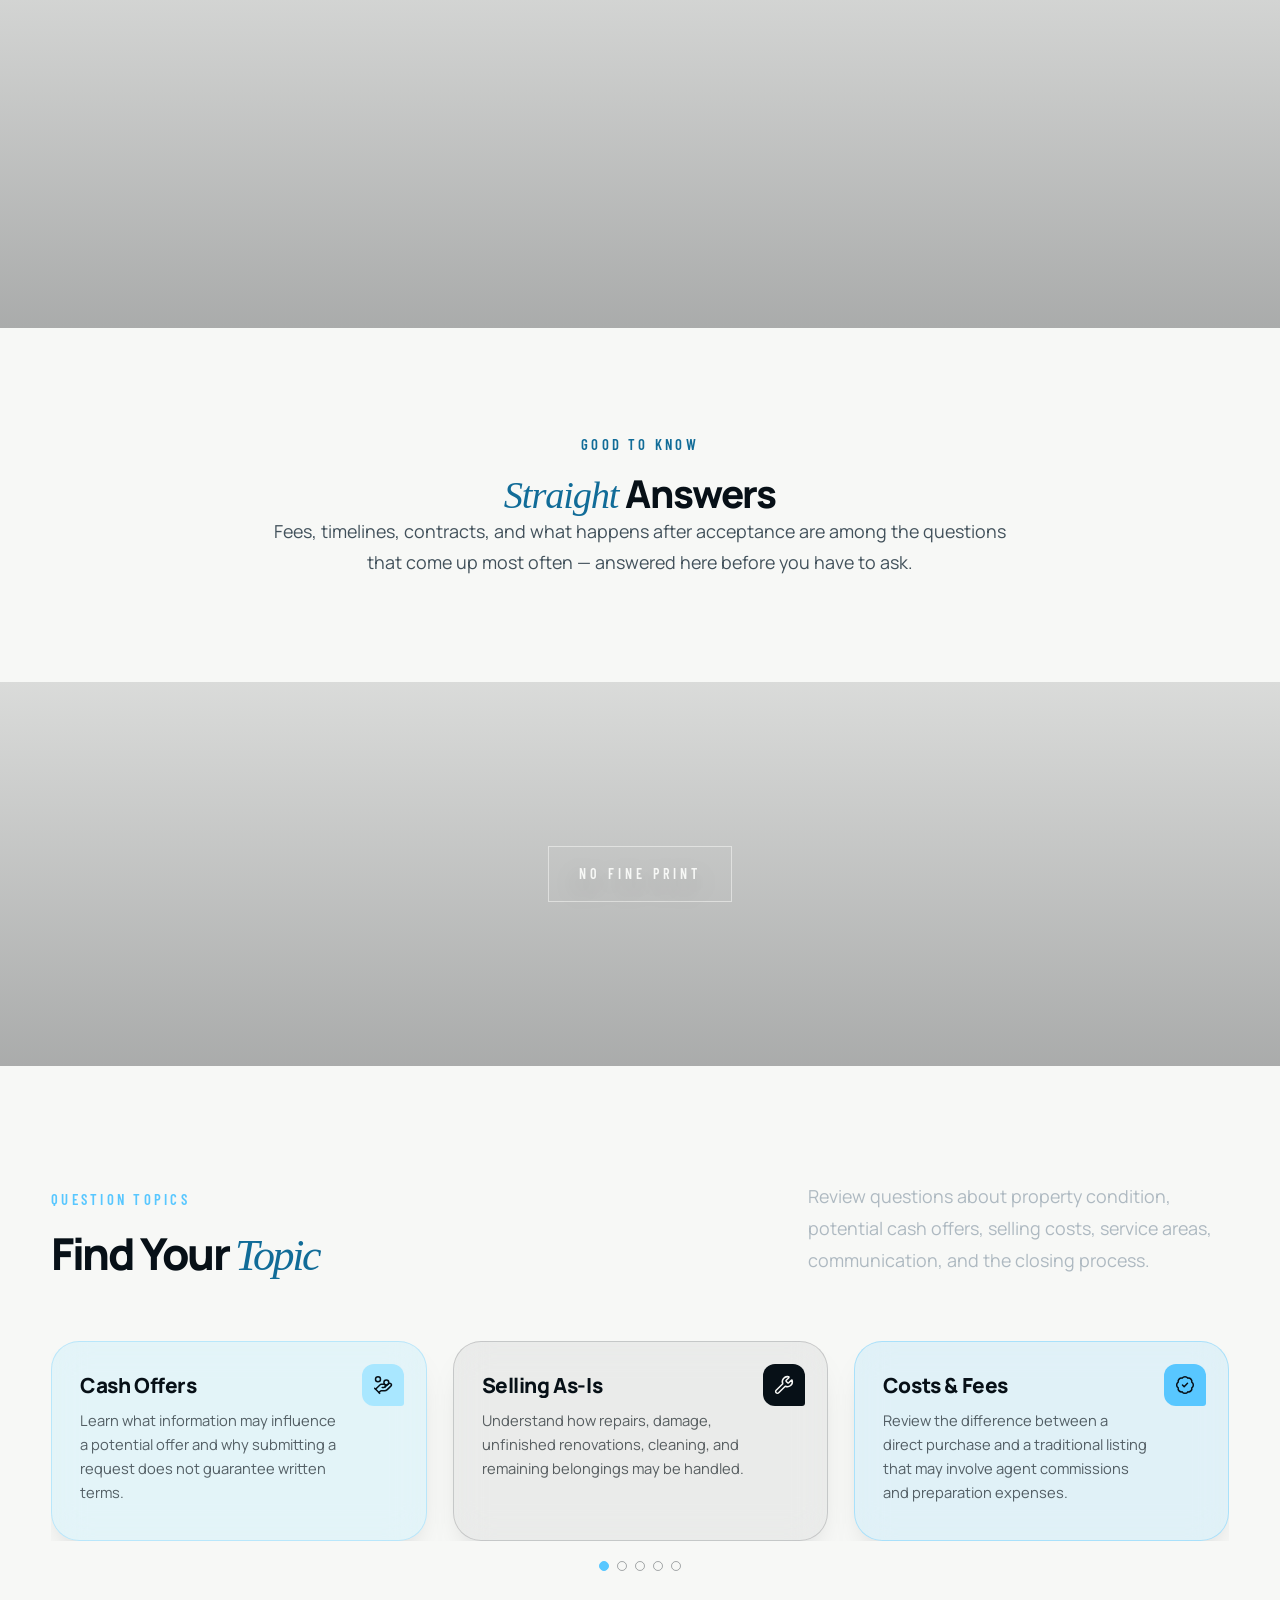
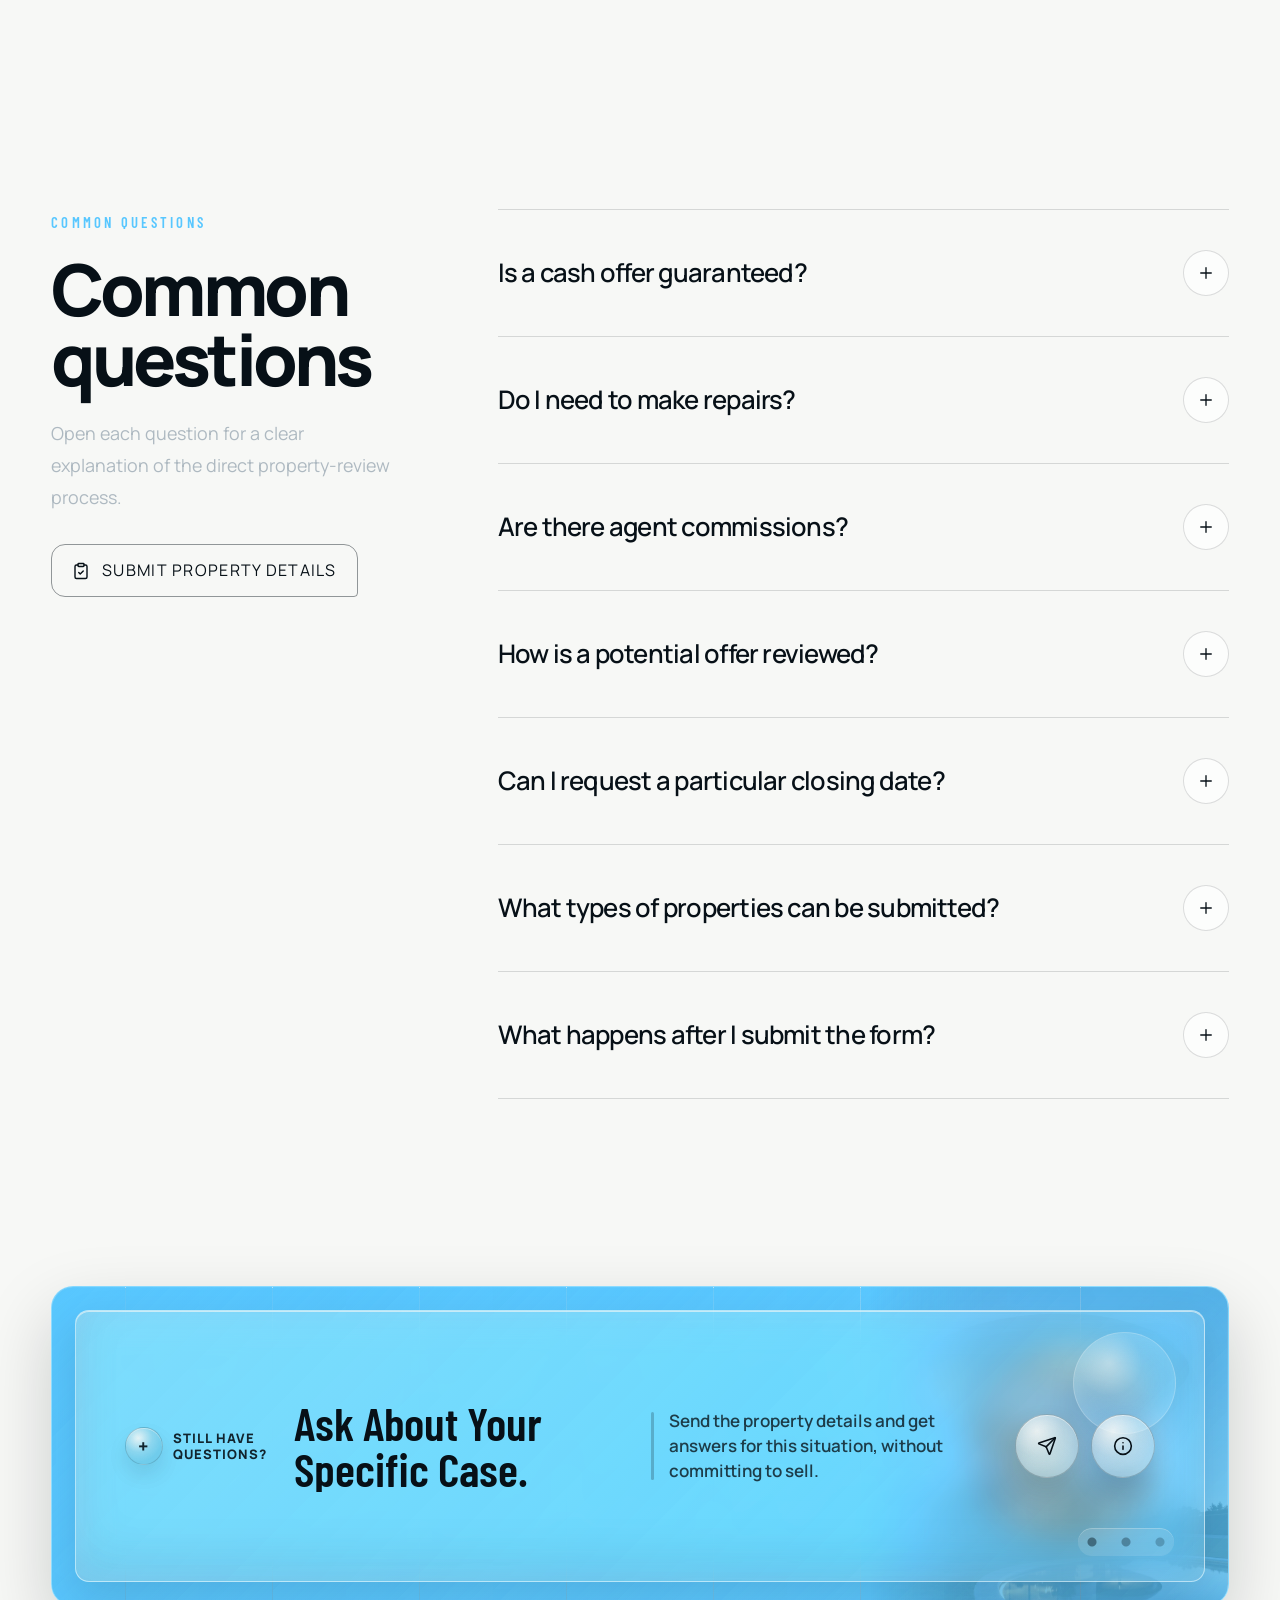
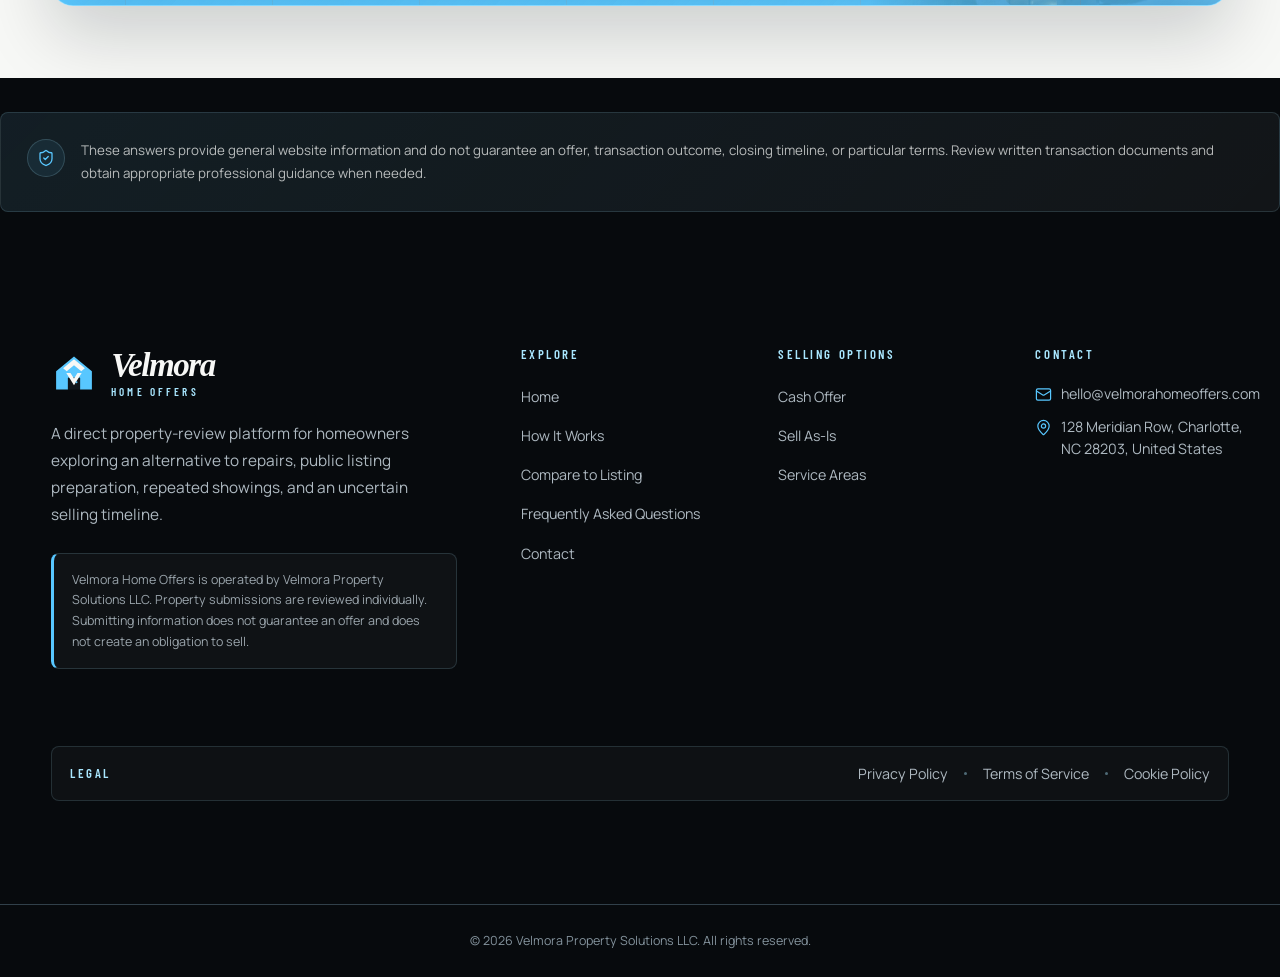
<file: frequently-asked-questions.html>
<!DOCTYPE html>
<html lang="en" class="no-js">

<head>
    <meta charset="UTF-8">
    <meta name="viewport" content="width=device-width, initial-scale=1.0">

    <title>Frequently Asked Questions | Velmora Home Offers</title>

    <meta name="description"
        content="Read answers about cash offers, as-is property sales, repairs, commissions, closing timelines, service areas, and submitting a Charlotte-area house for review.">

    <meta name="robots" content="index, follow">
    <meta name="theme-color" content="#070A0D">

    <meta property="og:type" content="website">

    <meta property="og:title" content="Frequently Asked Questions | Velmora Home Offers">

    <meta property="og:description"
        content="Understand the Velmora Home Offers property-review process before submitting a house or deciding whether a direct sale fits your plans.">

    <meta property="og:url" content="https://www.velmorahomeoffers.com/frequently-asked-questions.html">

    <meta property="og:image" content="https://www.velmorahomeoffers.com/assets/images/home-hero-a.jpg">

    <meta property="og:image:alt" content="Velmora Home Offers frequently asked questions">

    <meta property="og:site_name" content="Velmora Home Offers">

    <meta name="twitter:card" content="summary_large_image">

    <meta name="twitter:title" content="Frequently Asked Questions | Velmora Home Offers">

    <meta name="twitter:description"
        content="Review common questions about direct cash sales, property condition, commissions, service areas, and closing.">

    <meta name="twitter:image" content="https://www.velmorahomeoffers.com/assets/images/home-hero-a.jpg">

    <link rel="canonical" href="https://www.velmorahomeoffers.com/frequently-asked-questions.html">

    <link rel="icon" type="image/svg+xml" href="assets/icons/favicon.svg">

    <link rel="preload" href="assets/images/contact-hero-c.jpg" as="image" type="image/jpeg">

    <link rel="stylesheet" href="assets/vendor/aos/aos.css">
    <link rel="stylesheet" href="assets/vendor/swiper/swiper-bundle.min.css">
    <link rel="stylesheet" href="assets/css/global.css">
    <link rel="stylesheet" href="assets/css/trivision-hero.css">
    <link rel="stylesheet" href="assets/css/billboard-cta.css">
    <link rel="stylesheet" href="assets/css/services.css">

    <script src="config/config.js"></script>
    <script src="assets/vendor/aos/aos.js" defer></script>
    <script src="assets/vendor/swiper/swiper-bundle.min.js" defer></script>
    <script src="assets/vendor/lucide/lucide.min.js" defer></script>
    <script src="assets/js/app.js" defer></script>
    <script src="assets/js/trivision-hero.js" defer></script>
    <script src="assets/js/billboard-cta.js" defer></script>
    <script src="assets/js/services.js" defer></script>
</head>

<body>
    <a class="site-skip-link" href="#main-content">
        Skip to main content
    </a>

    <header data-site-header></header>

    <div data-mobile-menu></div>

    <main class="service-main" id="main-content">
        <article class="service-page">
            <section class="trivision-hero" aria-labelledby="faq-page-hero-title" data-trivision-hero
                data-trivision-hero-key="faqPage">
                <div class="trivision-hero__stage" data-trivision-stage aria-hidden="true">
                    <img class="trivision-hero__fallback" data-trivision-fallback src="assets/images/contact-hero-c.jpg"
                        alt="" width="1920" height="1080" fetchpriority="high">

                    <div class="trivision-hero__slats" data-trivision-slats></div>
                </div>

                <div class="trivision-hero__overlay" aria-hidden="true"></div>

                <div class="trivision-hero__content-wrap">
                    <div class="trivision-hero__content" data-trivision-content>
                        <span class="site-eyebrow trivision-hero__eyebrow" data-trivision-eyebrow>
                            Seller questions
                        </span>

                        <h1 class="trivision-hero__title" id="faq-page-hero-title" data-trivision-title>
                            Frequently Asked Questions
                        </h1>

                        <p class="trivision-hero__text" data-trivision-text>
                            Understand what the direct property-review process includes,
                            what it does not guarantee, and what information helps the team
                            review a request.
                        </p>

                        <div class="trivision-hero__actions">
                            <a class="site-button site-button--sky" href="#all-questions" data-trivision-primary>
                                <i data-lucide="message-circle-question" aria-hidden="true"></i>

                                <span data-trivision-primary-label>
                                    Read the Questions
                                </span>
                            </a>

                            <a class="site-button site-button--outline" href="contact.html#property-offer-form"
                                data-trivision-secondary>
                                <i data-lucide="clipboard-check" aria-hidden="true"></i>

                                <span data-trivision-secondary-label>
                                    Submit Property Details
                                </span>
                            </a>
                        </div>
                    </div>
                </div>

                <div class="trivision-hero__dots" data-trivision-dots aria-label="Choose a hero slide">
                    <button class="trivision-hero__dot is-active" type="button" data-trivision-dot="0"
                        aria-label="Show slide 1" aria-current="true"></button>

                    <button class="trivision-hero__dot" type="button" data-trivision-dot="1"
                        aria-label="Show slide 2"></button>

                    <button class="trivision-hero__dot" type="button" data-trivision-dot="2"
                        aria-label="Show slide 3"></button>
                </div>
            </section>

            <section class="service-tabs" data-service-tabs aria-label="Browse questions by topic">
                <div class="site-container-wide">
                    <div class="service-tabs__head">
                        <span class="site-eyebrow">
                            Browse By Topic
                        </span>

                        <h2 class="service-tabs__heading">
                            Find Answers Faster
                        </h2>
                    </div>

                    <div class="service-tabs__layout">
                        <ul class="service-tabs__list" role="tablist">
                            <li class="service-tabs__row is-active" data-service-tabs-row="faq-tab-1">
                                <button class="service-tabs__row-btn" type="button" role="tab" id="faq-tab-1-label"
                                    aria-controls="faq-tab-1" aria-selected="true" tabindex="0"
                                    data-service-tabs-button>
                                    <span class="service-tabs__row-icon">
                                        <i data-lucide="hand-coins" aria-hidden="true"></i>
                                    </span>

                                    <span class="service-tabs__row-title">
                                        Offers &amp; Pricing
                                    </span>

                                    <span class="service-tabs__row-arrow">
                                        <i data-lucide="arrow-right" aria-hidden="true"></i>
                                    </span>
                                </button>
                            </li>

                            <li class="service-tabs__row" data-service-tabs-row="faq-tab-2">
                                <button class="service-tabs__row-btn" type="button" role="tab" id="faq-tab-2-label"
                                    aria-controls="faq-tab-2" aria-selected="false" tabindex="-1"
                                    data-service-tabs-button>
                                    <span class="service-tabs__row-icon">
                                        <i data-lucide="calendar-clock" aria-hidden="true"></i>
                                    </span>

                                    <span class="service-tabs__row-title">
                                        Timelines &amp; Closing
                                    </span>

                                    <span class="service-tabs__row-arrow">
                                        <i data-lucide="arrow-right" aria-hidden="true"></i>
                                    </span>
                                </button>
                            </li>

                            <li class="service-tabs__row" data-service-tabs-row="faq-tab-3">
                                <button class="service-tabs__row-btn" type="button" role="tab" id="faq-tab-3-label"
                                    aria-controls="faq-tab-3" aria-selected="false" tabindex="-1"
                                    data-service-tabs-button>
                                    <span class="service-tabs__row-icon">
                                        <i data-lucide="file-text" aria-hidden="true"></i>
                                    </span>

                                    <span class="service-tabs__row-title">
                                        Fees &amp; Costs
                                    </span>

                                    <span class="service-tabs__row-arrow">
                                        <i data-lucide="arrow-right" aria-hidden="true"></i>
                                    </span>
                                </button>
                            </li>

                            <li class="service-tabs__row" data-service-tabs-row="faq-tab-4">
                                <button class="service-tabs__row-btn" type="button" role="tab" id="faq-tab-4-label"
                                    aria-controls="faq-tab-4" aria-selected="false" tabindex="-1"
                                    data-service-tabs-button>
                                    <span class="service-tabs__row-icon">
                                        <i data-lucide="file-signature" aria-hidden="true"></i>
                                    </span>

                                    <span class="service-tabs__row-title">
                                        Contracts &amp; Terms
                                    </span>

                                    <span class="service-tabs__row-arrow">
                                        <i data-lucide="arrow-right" aria-hidden="true"></i>
                                    </span>
                                </button>
                            </li>
                        </ul>

                        <div class="service-tabs__panels">
                            <div class="service-tabs__panel is-active" role="tabpanel" id="faq-tab-1"
                                aria-labelledby="faq-tab-1-label" data-service-tabs-panel="faq-tab-1">
                                <div class="service-tabs__panel-text">
                                    <p class="service-tabs__panel-copy">
                                        How the number is calculated, whether it's negotiable, and
                                        what happens once an offer is on the table.
                                    </p>

                                    <ul class="service-tabs__checklist">
                                        <li>
                                            <i data-lucide="check-circle" aria-hidden="true"></i>
                                            How offers are calculated
                                        </li>

                                        <li>
                                            <i data-lucide="check-circle" aria-hidden="true"></i>
                                            Negotiating the number
                                        </li>

                                        <li>
                                            <i data-lucide="check-circle" aria-hidden="true"></i>
                                            No-obligation review
                                        </li>
                                    </ul>

                                    <a class="site-button site-button--sky service-tabs__btn"
                                        href="get-a-cash-offer.html">
                                        Get a Cash Offer
                                        <i data-lucide="arrow-right" aria-hidden="true"></i>
                                    </a>
                                </div>

                                <div class="service-tabs__panel-photo"
                                    style="background-image: url('assets/images/contact-hero-c.jpg');" role="img"
                                    aria-label="Light wood modern home with an open-air dining patio"></div>
                            </div>

                            <div class="service-tabs__panel" role="tabpanel" id="faq-tab-2"
                                aria-labelledby="faq-tab-2-label" data-service-tabs-panel="faq-tab-2">
                                <div class="service-tabs__panel-text">
                                    <p class="service-tabs__panel-copy">
                                        Typical timeframes from first contact to closing day, and
                                        how flexible those dates really are.
                                    </p>

                                    <ul class="service-tabs__checklist">
                                        <li>
                                            <i data-lucide="check-circle" aria-hidden="true"></i>
                                            Typical time to close
                                        </li>

                                        <li>
                                            <i data-lucide="check-circle" aria-hidden="true"></i>
                                            Flexible closing dates
                                        </li>

                                        <li>
                                            <i data-lucide="check-circle" aria-hidden="true"></i>
                                            What happens on closing day
                                        </li>
                                    </ul>

                                    <a class="site-button site-button--sky service-tabs__btn" href="how-it-works.html">
                                        See How It Works
                                        <i data-lucide="arrow-right" aria-hidden="true"></i>
                                    </a>
                                </div>

                                <div class="service-tabs__panel-photo"
                                    style="background-image: url('assets/images/how-it-works-editorial.jpg');"
                                    role="img" aria-label="Modern stone and wood home exterior in daylight"></div>
                            </div>

                            <div class="service-tabs__panel" role="tabpanel" id="faq-tab-3"
                                aria-labelledby="faq-tab-3-label" data-service-tabs-panel="faq-tab-3">
                                <div class="service-tabs__panel-text">
                                    <p class="service-tabs__panel-copy">
                                        What's covered, what isn't, and how costs compare against
                                        a traditional agent-listed sale.
                                    </p>

                                    <ul class="service-tabs__checklist">
                                        <li>
                                            <i data-lucide="check-circle" aria-hidden="true"></i>
                                            No agent commissions
                                        </li>

                                        <li>
                                            <i data-lucide="check-circle" aria-hidden="true"></i>
                                            No hidden fees
                                        </li>

                                        <li>
                                            <i data-lucide="check-circle" aria-hidden="true"></i>
                                            Compared to a listing
                                        </li>
                                    </ul>

                                    <a class="site-button site-button--sky service-tabs__btn"
                                        href="compare-to-listing.html">
                                        Compare Your Options
                                        <i data-lucide="arrow-right" aria-hidden="true"></i>
                                    </a>
                                </div>

                                <div class="service-tabs__panel-photo"
                                    style="background-image: url('assets/images/situation-vacant.jpg');" role="img"
                                    aria-label="Mediterranean-style villa with palm trees in daylight"></div>
                            </div>

                            <div class="service-tabs__panel" role="tabpanel" id="faq-tab-4"
                                aria-labelledby="faq-tab-4-label" data-service-tabs-panel="faq-tab-4">
                                <div class="service-tabs__panel-text">
                                    <p class="service-tabs__panel-copy">
                                        What a written offer includes, how binding each step is,
                                        and when a decision actually needs to be made.
                                    </p>

                                    <ul class="service-tabs__checklist">
                                        <li>
                                            <i data-lucide="check-circle" aria-hidden="true"></i>
                                            Plain-language terms
                                        </li>

                                        <li>
                                            <i data-lucide="check-circle" aria-hidden="true"></i>
                                            No pressure to sign
                                        </li>

                                        <li>
                                            <i data-lucide="check-circle" aria-hidden="true"></i>
                                            Clear next steps
                                        </li>
                                    </ul>

                                    <a class="site-button site-button--sky service-tabs__btn"
                                        href="we-buy-houses-in-your-area.html">
                                        Explore Your Area
                                        <i data-lucide="arrow-right" aria-hidden="true"></i>
                                    </a>
                                </div>

                                <div class="service-tabs__panel-photo"
                                    style="background-image: url('assets/images/card-1.jpg');" role="img"
                                    aria-label="Modern home with a courtyard pool at dusk"></div>
                            </div>
                        </div>
                    </div>
                </div>
            </section>

                        <section class="site-section service-photo-gallery" aria-labelledby="compare-gallery-title" data-photo-gallery>
                            <div class="site-container-wide">
                                <div class="site-section-header">
                                    <div>
                                        <span class="site-eyebrow">
                                            Beyond the listing
                                        </span>
                        
                                        <h2 class="site-heading" id="compare-gallery-title">
                                            Bought Off Market.
                                        </h2>
                                    </div>
                        
                                    <p class="site-copy">
                                        See examples of properties that skipped showings, repairs, and agent
                                        commissions.
                                    </p>
                                </div>
                        
                                <div class="service-photo-gallery__viewer">
                                    <div class="service-photo-gallery__main swiper" data-photo-gallery-main>
                                        <div class="swiper-wrapper">
                                            <div class="swiper-slide service-photo-gallery__slide">
                                                <img class="service-photo-gallery__image" src="assets/images/card-1.jpg"
                                                    alt="Modern home with backyard pool and patio purchased as-is" loading="lazy">
                                                <span class="service-photo-gallery__scrim" aria-hidden="true"></span>
                                                <div class="service-photo-gallery__caption">
                                                    <p class="service-photo-gallery__caption-title">
                                                        Move-in ready backyard retreat
                                                    </p>
                                                    <p class="service-photo-gallery__caption-text">
                                                        Purchased as-is, with the pool, patio, and finishes
                                                        included in the offer.
                                                    </p>
                                                </div>
                                            </div>
                        
                                            <div class="swiper-slide service-photo-gallery__slide">
                                                <img class="service-photo-gallery__image" src="assets/images/situation-inherited.jpg"
                                                    alt="Contemporary two-story home with palm trees at dusk" loading="lazy">
                                                <span class="service-photo-gallery__scrim" aria-hidden="true"></span>
                                                <div class="service-photo-gallery__caption">
                                                    <p class="service-photo-gallery__caption-title">
                                                        Contemporary two-story home
                                                    </p>
                                                    <p class="service-photo-gallery__caption-text">
                                                        A recent close on a property that never touched the
                                                        open market.
                                                    </p>
                                                </div>
                                            </div>
                        
                                            <div class="swiper-slide service-photo-gallery__slide">
                                                <img class="service-photo-gallery__image" src="assets/images/situation-vacant.jpg"
                                                    alt="Modern home with dark stone exterior on a wooded lot" loading="lazy">
                                                <span class="service-photo-gallery__scrim" aria-hidden="true"></span>
                                                <div class="service-photo-gallery__caption">
                                                    <p class="service-photo-gallery__caption-title">
                                                        Private wooded lot, sold as-is
                                                    </p>
                                                    <p class="service-photo-gallery__caption-text">
                                                        No repairs, no showings — just a straightforward cash
                                                        close.
                                                    </p>
                                                </div>
                                            </div>
                        
                                            <div class="swiper-slide service-photo-gallery__slide">
                                                <img class="service-photo-gallery__image" src="assets/images/situation-relocation.jpg"
                                                    alt="Modern home with dramatic glass entry and staircase" loading="lazy">
                                                <span class="service-photo-gallery__scrim" aria-hidden="true"></span>
                                                <div class="service-photo-gallery__caption">
                                                    <p class="service-photo-gallery__caption-title">
                                                        Custom build, ready to close
                                                    </p>
                                                    <p class="service-photo-gallery__caption-text">
                                                        Reviewed, priced, and purchased without any listing
                                                        prep.
                                                    </p>
                                                </div>
                                            </div>
                        
                                            <div class="swiper-slide service-photo-gallery__slide">
                                                <img class="service-photo-gallery__image" src="assets/images/situation-repairs.jpg"
                                                    alt="Modern home courtyard with pool at dusk" loading="lazy">
                                                <span class="service-photo-gallery__scrim" aria-hidden="true"></span>
                                                <div class="service-photo-gallery__caption">
                                                    <p class="service-photo-gallery__caption-title">
                                                        Turnkey courtyard home
                                                    </p>
                                                    <p class="service-photo-gallery__caption-text">
                                                        Bought in its current condition, exactly as it stood.
                                                    </p>
                                                </div>
                                            </div>
                                        </div>
                        
                                        <button class="service-photo-gallery__nav service-photo-gallery__nav--prev" type="button"
                                            data-photo-gallery-prev aria-label="Previous photo">
                                            <i data-lucide="chevron-left" aria-hidden="true"></i>
                                        </button>
                        
                                        <button class="service-photo-gallery__nav service-photo-gallery__nav--next" type="button"
                                            data-photo-gallery-next aria-label="Next photo">
                                            <i data-lucide="chevron-right" aria-hidden="true"></i>
                                        </button>
                                    </div>
                        
                                    <div class="service-photo-gallery__thumbs swiper" data-photo-gallery-thumbs>
                                        <div class="swiper-wrapper">
                                            <div class="swiper-slide service-photo-gallery__thumb">
                                                <img src="assets/images/card-1.jpg" alt="" loading="lazy">
                                            </div>
                        
                                            <div class="swiper-slide service-photo-gallery__thumb">
                                                <img src="assets/images/situation-inherited.jpg" alt="" loading="lazy">
                                            </div>
                        
                                            <div class="swiper-slide service-photo-gallery__thumb">
                                                <img src="assets/images/situation-vacant.jpg" alt="" loading="lazy">
                                            </div>
                        
                                            <div class="swiper-slide service-photo-gallery__thumb">
                                                <img src="assets/images/situation-relocation.jpg" alt="" loading="lazy">
                                            </div>
                        
                                            <div class="swiper-slide service-photo-gallery__thumb">
                                                <img src="assets/images/situation-repairs.jpg" alt="" loading="lazy">
                                            </div>
                                        </div>
                                    </div>
                                </div>
                            </div>
                        </section>


            <section class="site-section service-showcase" aria-labelledby="service-showcase-title"
                data-service-showcase>
                <div class="site-container-wide service-showcase__layout">
                    <aside class="service-showcase__nav site-sticky" aria-label="Explore direct-sale options">
                        <button class="service-showcase__item is-active" type="button" data-service-showcase-item
                            data-title="Request Review"
                            data-copy="Share the property details you already know. We review location, condition, occupancy, and timing before discussing whether a direct cash offer may fit."
                            data-note="Start with the facts you have today."
                            data-image-primary="assets/images/contact-property-review.jpg"
                            data-image-secondary="assets/images/contact-hero-a.jpg">
                            Request Review
                            <i data-lucide="arrow-right" aria-hidden="true"></i>
                        </button>

                        <button class="service-showcase__item" type="button" data-service-showcase-item
                            data-title="As-Is Condition"
                            data-copy="Repairs, updates, and cleanup do not need to happen before the review. The current condition is part of the conversation from the beginning."
                            data-note="No pre-sale renovation plan required."
                            data-image-primary="assets/images/situation-repairs.jpg"
                            data-image-secondary="assets/images/situation-condition.jpg">
                            As-Is Condition
                            <i data-lucide="arrow-right" aria-hidden="true"></i>
                        </button>

                        <button class="service-showcase__item" type="button" data-service-showcase-item
                            data-title="Flexible Timing"
                            data-copy="If a written offer is available, the closing date can be shaped around your move, title work, and the pace that feels manageable."
                            data-note="A direct path can still move calmly."
                            data-image-primary="assets/images/situation-closing.jpg"
                            data-image-secondary="assets/images/home-hero-b.jpg">
                            Flexible Timing
                            <i data-lucide="arrow-right" aria-hidden="true"></i>
                        </button>

                        <button class="service-showcase__item" type="button" data-service-showcase-item
                            data-title="Occupied Homes"
                            data-copy="Vacant, owner-occupied, and tenant-occupied homes can each be reviewed without forcing public showings or a listing schedule."
                            data-note="Different situations can still stay organized."
                            data-image-primary="assets/images/situation-tenant.jpg"
                            data-image-secondary="assets/images/situation-vacant.jpg">
                            Occupied Homes
                            <i data-lucide="arrow-right" aria-hidden="true"></i>
                        </button>

                        <button class="service-showcase__item" type="button" data-service-showcase-item
                            data-title="Clear Terms"
                            data-copy="Any available offer is presented in writing so you can compare the numbers, timeline, and next steps before making a decision."
                            data-note="Review the route before you commit."
                            data-image-primary="assets/images/situation-no-listing.jpg"
                            data-image-secondary="assets/images/how-it-works-editorial.jpg">
                            Clear Terms
                            <i data-lucide="arrow-right" aria-hidden="true"></i>
                        </button>
                    </aside>

                    <div class="service-showcase__content">
                        <span class="site-eyebrow">Direct-sale options</span>
                        <h2 class="service-showcase__title" id="service-showcase-title" data-service-showcase-title>
                            Request Review
                        </h2>
                        <p class="service-showcase__copy" data-service-showcase-copy>
                            Share the property details you already know. We review location, condition, occupancy, and
                            timing before discussing whether a direct cash offer may fit.
                        </p>
                        <p class="service-showcase__note" data-service-showcase-note>
                            Start with the facts you have today.
                        </p>
                    </div>

                    <div class="service-showcase__media" aria-hidden="true">
                        <img class="service-showcase__image service-showcase__image--primary"
                            src="assets/images/contact-property-review.jpg" alt="" loading="lazy"
                            data-service-showcase-primary>
                        <img class="service-showcase__image service-showcase__image--secondary"
                            src="assets/images/contact-hero-a.jpg" alt="" loading="lazy"
                            data-service-showcase-secondary>
                    </div>
                </div>
            </section>

            <section class="parallax-strip site-text-center" aria-labelledby="faq-parallax-title">
                <div class="parallax-strip__frame" role="img"
                    aria-label="Elegant sitting room interior with a staircase"
                    style="background-image: url('assets/images/situation-relocation.jpg');"></div>

                <div class="parallax-strip__body">
                    <div class="site-container-narrow">
                        <span class="site-eyebrow">
                            Good To Know
                        </span>

                        <h2 class="parallax-strip__heading" id="faq-parallax-title">
                            <em>Straight</em> Answers
                        </h2>

                        <p class="site-copy">
                            Fees, timelines, contracts, and what happens after acceptance are
                            among the questions that come up most often — answered here
                            before you have to ask.
                        </p>
                    </div>
                </div>

                <div class="parallax-strip__frame" role="img" aria-label="Minimalist wood kitchen and dining interior"
                    style="background-image: url('assets/images/situation-inherited.jpg');">
                    <span class="parallax-strip__frame-caption">
                        <span>No Fine Print</span>
                    </span>
                </div>
            </section>

            <section class="site-section service-cards service-cards--faq" aria-labelledby="faq-topics-title"
                data-service-cards-section>
                <div class="site-container-wide">
                    <div class="site-section-header">
                        <div>
                            <span class="site-eyebrow">
                                Question Topics
                            </span>

                            <h2 class="site-heading" id="faq-topics-title">
                                Find Your <em>Topic</em>
                            </h2>
                        </div>

                        <p class="site-copy">
                            Review questions about property condition, potential cash offers,
                            selling costs, service areas, communication, and the closing
                            process.
                        </p>
                    </div>

                    <div class="service-cards__slider swiper" data-service-cards-slider>
                        <div class="swiper-wrapper">
                            <div class="swiper-slide" data-service-cards-slide>
                                <article class="service-cards__card service-cards__card--light">
                                    <span class="service-cards__card-icon">
                                        <i data-lucide="hand-coins" aria-hidden="true"></i>
                                    </span>

                                    <h3 class="service-cards__card-title">
                                        Cash Offers
                                    </h3>

                                    <p class="service-cards__card-text">
                                        Learn what information may influence a potential offer
                                        and why submitting a request does not guarantee written
                                        terms.
                                    </p>
                                </article>
                            </div>

                            <div class="swiper-slide" data-service-cards-slide>
                                <article class="service-cards__card service-cards__card--ink">
                                    <span class="service-cards__card-icon">
                                        <i data-lucide="wrench" aria-hidden="true"></i>
                                    </span>

                                    <h3 class="service-cards__card-title">
                                        Selling As-Is
                                    </h3>

                                    <p class="service-cards__card-text">
                                        Understand how repairs, damage, unfinished renovations,
                                        cleaning, and remaining belongings may be handled.
                                    </p>
                                </article>
                            </div>

                            <div class="swiper-slide" data-service-cards-slide>
                                <article class="service-cards__card service-cards__card--sky">
                                    <span class="service-cards__card-icon">
                                        <i data-lucide="badge-check" aria-hidden="true"></i>
                                    </span>

                                    <h3 class="service-cards__card-title">
                                        Costs &amp; Fees
                                    </h3>

                                    <p class="service-cards__card-text">
                                        Review the difference between a direct purchase and a
                                        traditional listing that may involve agent commissions
                                        and preparation expenses.
                                    </p>
                                </article>
                            </div>

                            <div class="swiper-slide" data-service-cards-slide>
                                <article class="service-cards__card service-cards__card--teal">
                                    <span class="service-cards__card-icon">
                                        <i data-lucide="map-pin" aria-hidden="true"></i>
                                    </span>

                                    <h3 class="service-cards__card-title">
                                        Area Coverage
                                    </h3>

                                    <p class="service-cards__card-text">
                                        Learn why the complete address and individual property
                                        details matter more than appearing within a broad service
                                        area.
                                    </p>
                                </article>
                            </div>

                            <div class="swiper-slide" data-service-cards-slide>
                                <article class="service-cards__card service-cards__card--ink">
                                    <span class="service-cards__card-icon">
                                        <i data-lucide="key-round" aria-hidden="true"></i>
                                    </span>

                                    <h3 class="service-cards__card-title">
                                        Closing Process
                                    </h3>

                                    <p class="service-cards__card-text">
                                        Understand how written acceptance, title work, access,
                                        remaining belongings, possession, and scheduling connect.
                                    </p>
                                </article>
                            </div>
                        </div>
                    </div>

                    <div class="service-cards__pagination swiper-pagination" data-service-cards-pagination></div>
                </div>
            </section>

            <section class="page-faq" id="all-questions" aria-labelledby="all-questions-title" data-page-faq>
                <div class="site-container-wide page-faq__layout">
                    <div class="page-faq__intro site-sticky">
                        <span class="site-eyebrow">
                            Common questions
                        </span>

                        <h2 class="site-heading" id="all-questions-title">
                            Common questions
                        </h2>

                        <p class="site-copy service-faq__intro-copy">
                            Open each question for a clear explanation of the direct
                            property-review process.
                        </p>

                        <a class="site-button site-button--ink-outline" href="contact.html#property-offer-form">
                            <i data-lucide="clipboard-check" aria-hidden="true"></i>

                            Submit Property Details
                        </a>
                    </div>

                    <div class="page-faq__list" data-faq-page-list>
                        <article class="service-faq-item">
                            <h2>
                                <button class="service-faq-item__button" id="faq-page-button-guarantee" type="button"
                                    aria-expanded="false" aria-controls="faq-page-panel-guarantee" data-page-faq-button>
                                    <span class="service-faq-item__question">
                                        Is a cash offer guaranteed?
                                    </span>

                                    <span class="service-faq-item__icon" aria-hidden="true">
                                        <i data-lucide="plus"></i>
                                        <i data-lucide="minus"></i>
                                    </span>
                                </button>
                            </h2>

                            <div class="service-faq-item__panel" id="faq-page-panel-guarantee" aria-hidden="true">
                                <div class="service-faq-item__panel-inner">
                                    <p class="service-faq-item__answer">
                                        No. Submitting property information does not guarantee that
                                        an offer will be made. Every property is reviewed
                                        individually.
                                    </p>
                                </div>
                            </div>
                        </article>

                        <article class="service-faq-item">
                            <h2>
                                <button class="service-faq-item__button" id="faq-page-button-repairs" type="button"
                                    aria-expanded="false" aria-controls="faq-page-panel-repairs" data-page-faq-button>
                                    <span class="service-faq-item__question">
                                        Do I need to make repairs?
                                    </span>

                                    <span class="service-faq-item__icon" aria-hidden="true">
                                        <i data-lucide="plus"></i>
                                        <i data-lucide="minus"></i>
                                    </span>
                                </button>
                            </h2>

                            <div class="service-faq-item__panel" id="faq-page-panel-repairs" aria-hidden="true">
                                <div class="service-faq-item__panel-inner">
                                    <p class="service-faq-item__answer">
                                        You can submit the property in its current condition. Known
                                        repair needs may be considered during the review.
                                    </p>
                                </div>
                            </div>
                        </article>

                        <article class="service-faq-item">
                            <h2>
                                <button class="service-faq-item__button" id="faq-page-button-commission" type="button"
                                    aria-expanded="false" aria-controls="faq-page-panel-commission"
                                    data-page-faq-button>
                                    <span class="service-faq-item__question">
                                        Are there agent commissions?
                                    </span>

                                    <span class="service-faq-item__icon" aria-hidden="true">
                                        <i data-lucide="plus"></i>
                                        <i data-lucide="minus"></i>
                                    </span>
                                </button>
                            </h2>

                            <div class="service-faq-item__panel" id="faq-page-panel-commission" aria-hidden="true">
                                <div class="service-faq-item__panel-inner">
                                    <p class="service-faq-item__answer">
                                        Velmora does not charge a traditional real estate agent
                                        commission when purchasing a property directly.
                                    </p>
                                </div>
                            </div>
                        </article>

                        <article class="service-faq-item">
                            <h2>
                                <button class="service-faq-item__button" id="faq-page-button-review" type="button"
                                    aria-expanded="false" aria-controls="faq-page-panel-review" data-page-faq-button>
                                    <span class="service-faq-item__question">
                                        How is a potential offer reviewed?
                                    </span>

                                    <span class="service-faq-item__icon" aria-hidden="true">
                                        <i data-lucide="plus"></i>
                                        <i data-lucide="minus"></i>
                                    </span>
                                </button>
                            </h2>

                            <div class="service-faq-item__panel" id="faq-page-panel-review" aria-hidden="true">
                                <div class="service-faq-item__panel-inner">
                                    <p class="service-faq-item__answer">
                                        The review may consider location, condition, occupancy,
                                        access, title information, market factors, anticipated
                                        work, and seller timing.
                                    </p>
                                </div>
                            </div>
                        </article>

                        <article class="service-faq-item">
                            <h2>
                                <button class="service-faq-item__button" id="faq-page-button-closing" type="button"
                                    aria-expanded="false" aria-controls="faq-page-panel-closing" data-page-faq-button>
                                    <span class="service-faq-item__question">
                                        Can I request a particular closing date?
                                    </span>

                                    <span class="service-faq-item__icon" aria-hidden="true">
                                        <i data-lucide="plus"></i>
                                        <i data-lucide="minus"></i>
                                    </span>
                                </button>
                            </h2>

                            <div class="service-faq-item__panel" id="faq-page-panel-closing" aria-hidden="true">
                                <div class="service-faq-item__panel-inner">
                                    <p class="service-faq-item__answer">
                                        You can provide a preferred timeline. The final date remains
                                        subject to accepted terms, title work, documentation, and
                                        other transaction requirements.
                                    </p>
                                </div>
                            </div>
                        </article>

                        <article class="service-faq-item">
                            <h2>
                                <button class="service-faq-item__button" id="faq-page-button-types" type="button"
                                    aria-expanded="false" aria-controls="faq-page-panel-types" data-page-faq-button>
                                    <span class="service-faq-item__question">
                                        What types of properties can be submitted?
                                    </span>

                                    <span class="service-faq-item__icon" aria-hidden="true">
                                        <i data-lucide="plus"></i>
                                        <i data-lucide="minus"></i>
                                    </span>
                                </button>
                            </h2>

                            <div class="service-faq-item__panel" id="faq-page-panel-types" aria-hidden="true">
                                <div class="service-faq-item__panel-inner">
                                    <p class="service-faq-item__answer">
                                        Requests may involve owner-occupied, inherited, vacant,
                                        tenant-occupied, distressed, outdated, or repair-heavy
                                        residential properties.
                                    </p>
                                </div>
                            </div>
                        </article>

                        <article class="service-faq-item">
                            <h2>
                                <button class="service-faq-item__button" id="faq-page-button-after" type="button"
                                    aria-expanded="false" aria-controls="faq-page-panel-after" data-page-faq-button>
                                    <span class="service-faq-item__question">
                                        What happens after I submit the form?
                                    </span>

                                    <span class="service-faq-item__icon" aria-hidden="true">
                                        <i data-lucide="plus"></i>
                                        <i data-lucide="minus"></i>
                                    </span>
                                </button>
                            </h2>

                            <div class="service-faq-item__panel" id="faq-page-panel-after" aria-hidden="true">
                                <div class="service-faq-item__panel-inner">
                                    <p class="service-faq-item__answer">
                                        The team reviews the information and may contact you by
                                        email for clarification or to explain an available next
                                        step.
                                    </p>
                                </div>
                            </div>
                        </article>
                    </div>
                </div>
            </section>

            <section class="billboard-cta-section" aria-labelledby="faq-cta-title">
                <div class="site-container-wide">
                    <div class="billboard-cta billboard-cta--charcoal billboard-cta--content-right" data-billboard-cta
                        data-billboard-image="assets/images/contact-hero-a.jpg" data-text-duration="5700"
                        data-photo-duration="4500" data-slat-direction="forward">
                        <div class="billboard-cta__card">
                            <div class="billboard-cta__slats" data-billboard-slats aria-hidden="true"></div>

                            <div class="billboard-cta__content">
                                <p class="billboard-cta__eyebrow">Still Have Questions?</p>

                                <h2 class="billboard-cta__title" id="faq-cta-title">
                                    Ask About Your Specific Case.
                                </h2>

                                <p class="billboard-cta__text">
                                    Send the property details and get answers for this
                                    situation, without committing to sell.
                                </p>

                                <div class="billboard-cta__actions">
                                    <a class="billboard-cta__icon-button billboard-cta__icon-button--primary"
                                        href="contact.html#property-offer-form" aria-label="Request a property review">
                                        <i data-lucide="send" aria-hidden="true"></i>
                                    </a>

                                    <a class="billboard-cta__icon-button billboard-cta__icon-button--secondary"
                                        href="how-it-works.html" aria-label="Learn how the process works">
                                        <i data-lucide="info" aria-hidden="true"></i>
                                    </a>
                                </div>
                            </div>
                        </div>
                    </div>
                </div>
            </section>

            <aside class="service-disclaimer" aria-label="Frequently asked questions disclaimer">
                <div class="site-container-wide service-disclaimer__inner">
                    <i data-lucide="shield-check" aria-hidden="true"></i>

                    <p class="service-disclaimer__text">
                        These answers provide general website information and do not
                        guarantee an offer, transaction outcome, closing timeline, or
                        particular terms. Review written transaction documents and obtain
                        appropriate professional guidance when needed.
                    </p>
                </div>
            </aside>
        </article>
    </main>

    <footer data-site-footer></footer>

    <div data-cookie-consent></div>
</body>

</html>
</file>
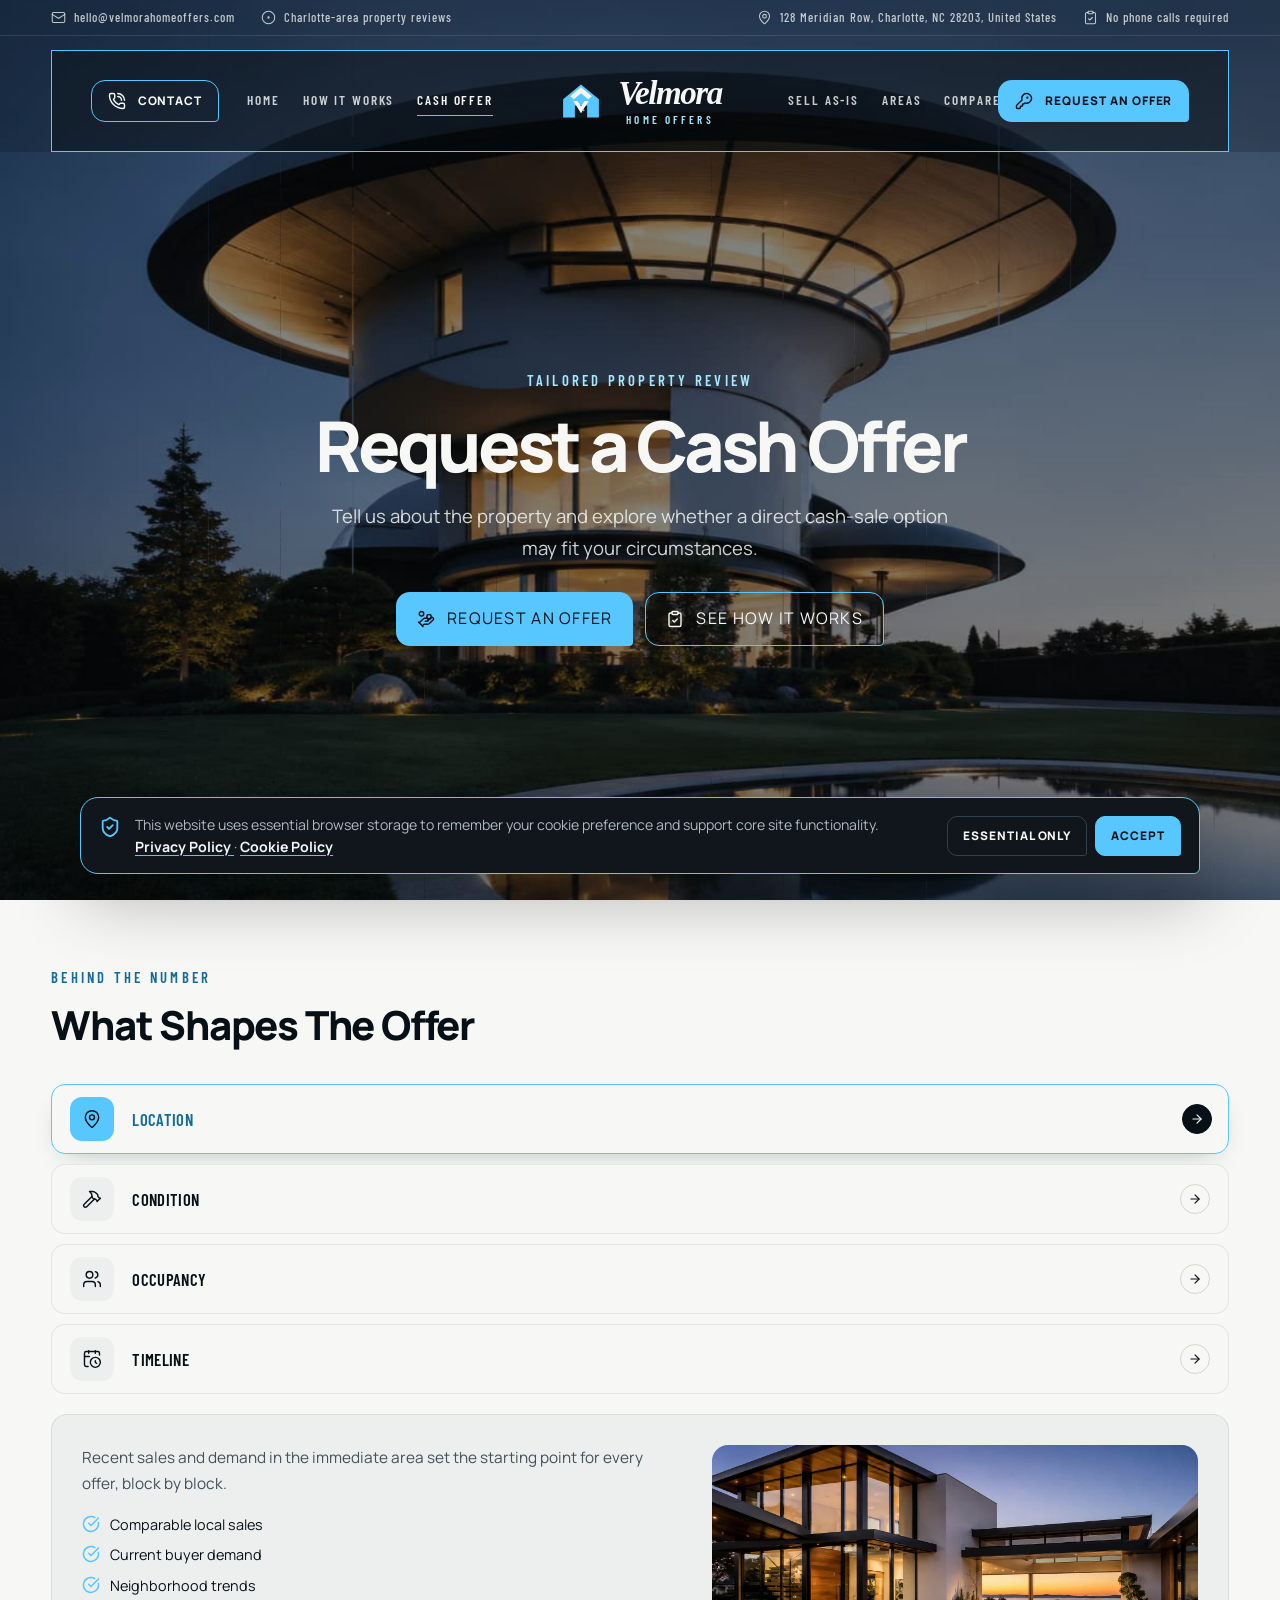
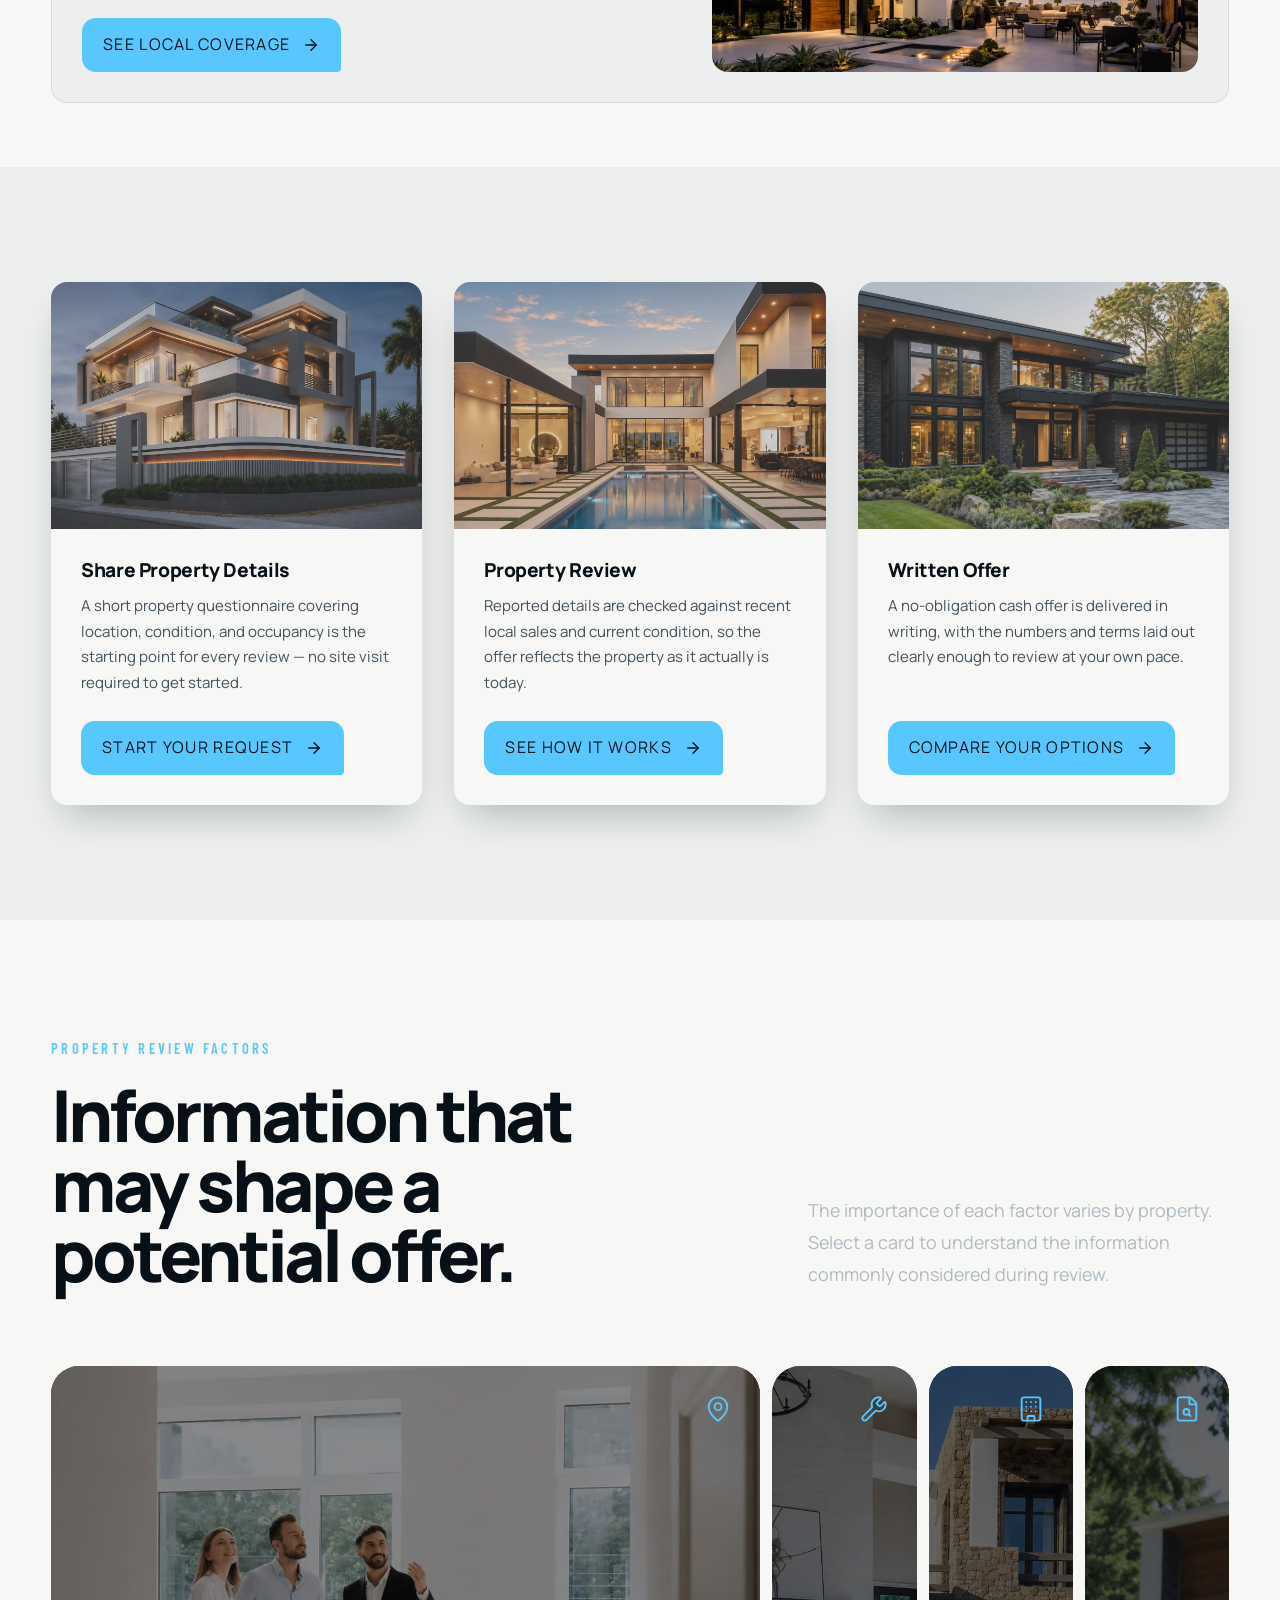
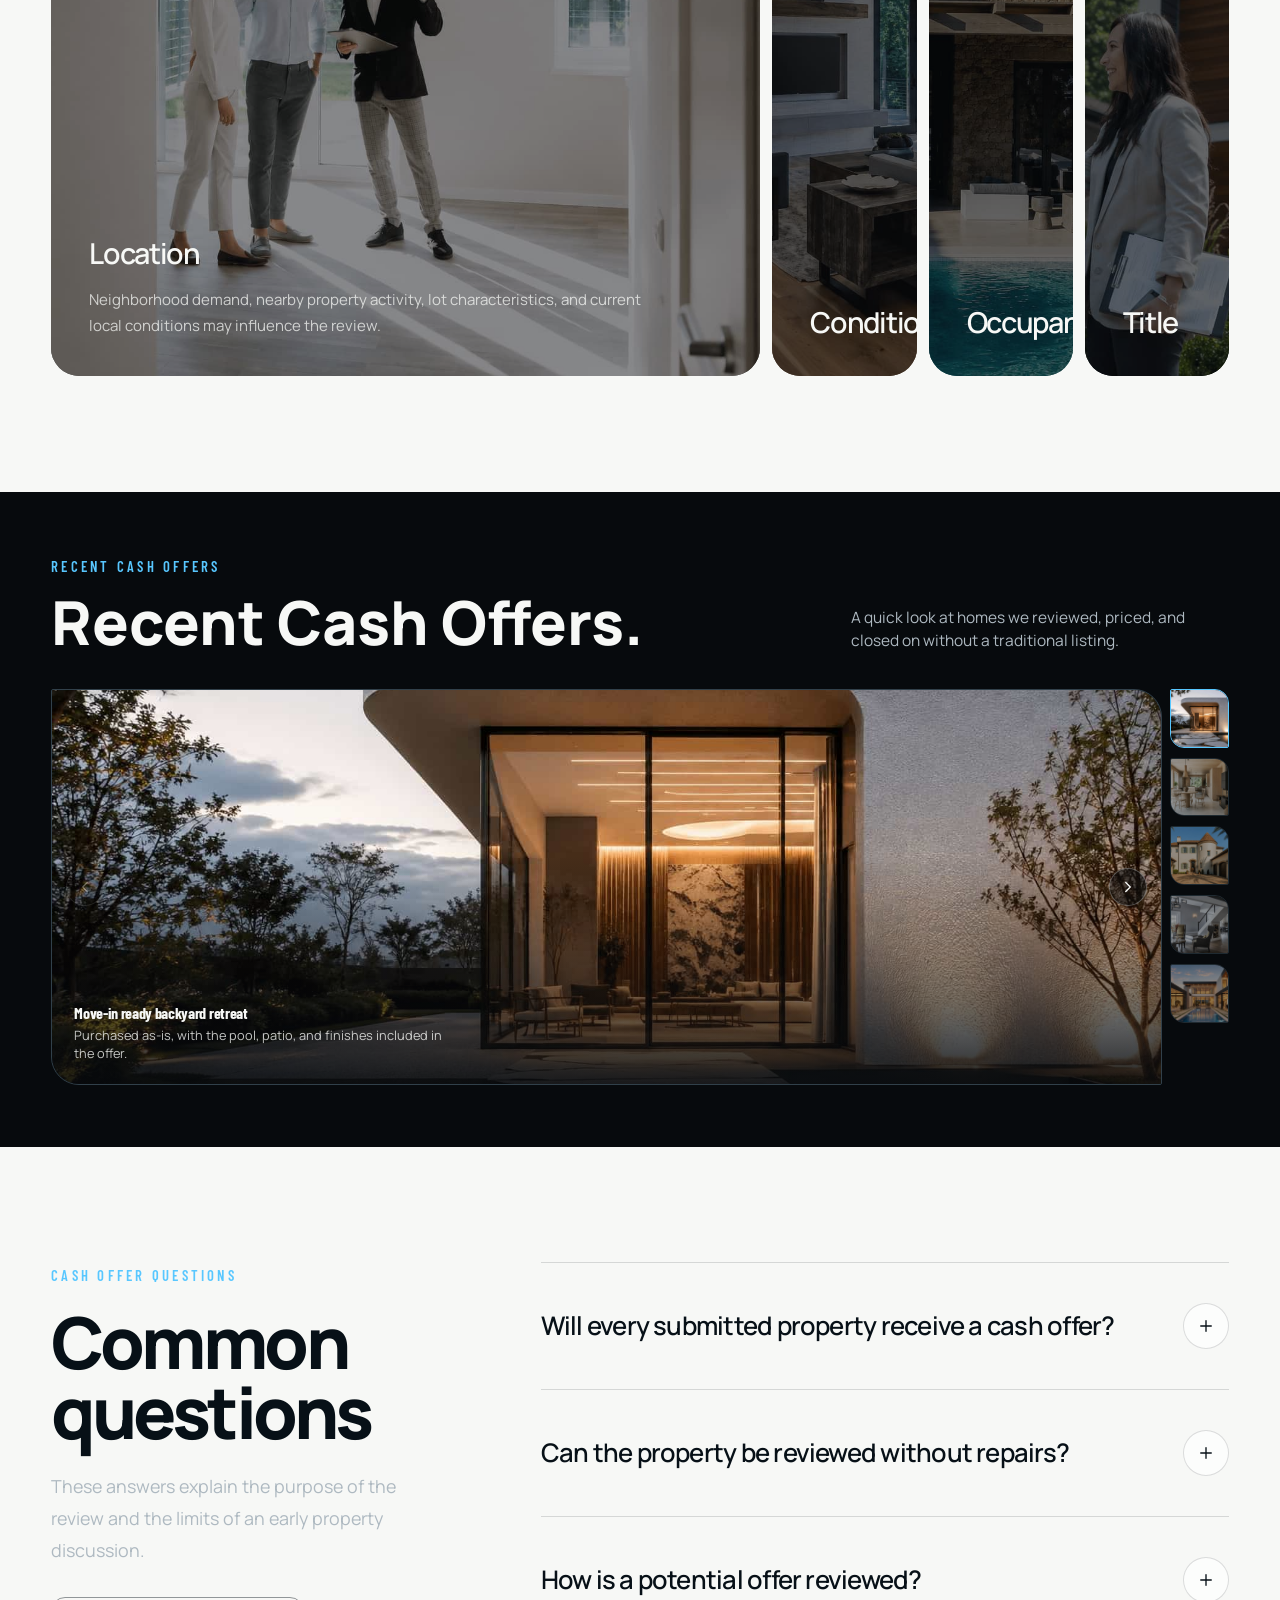
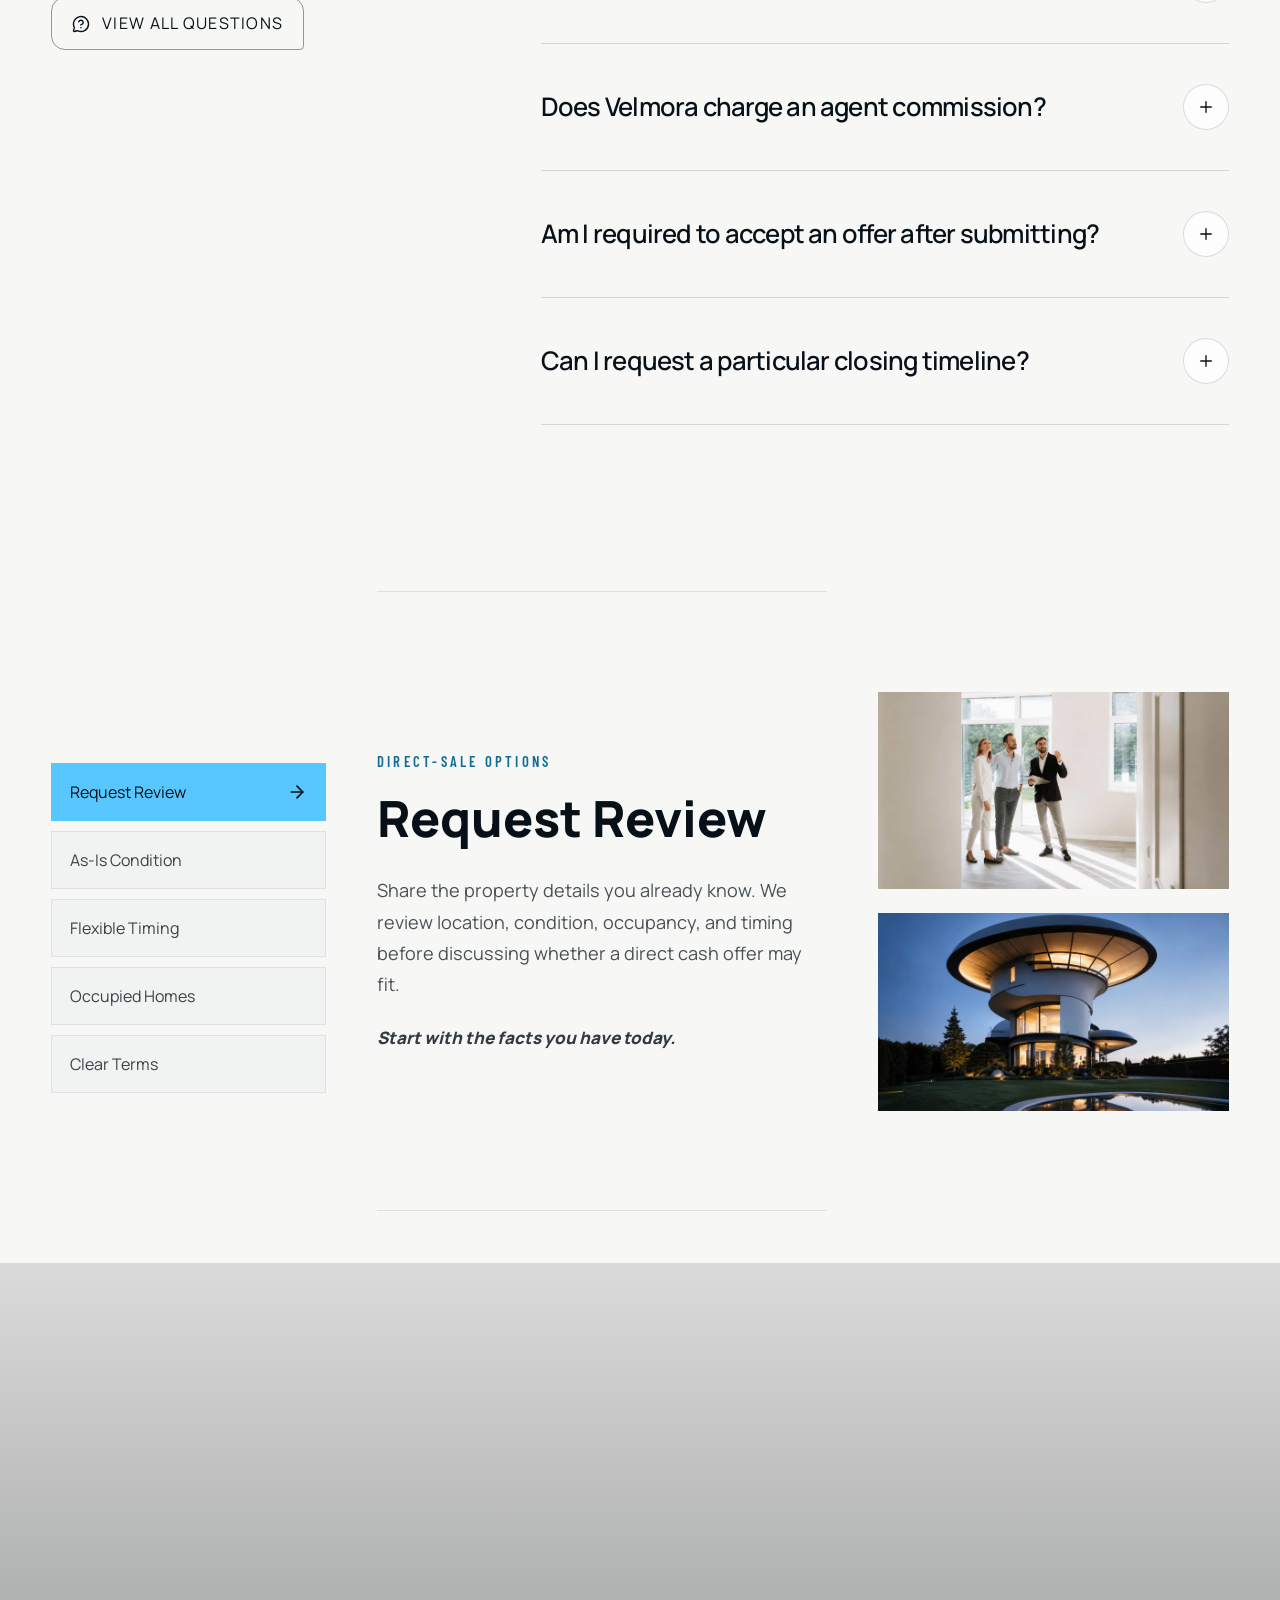
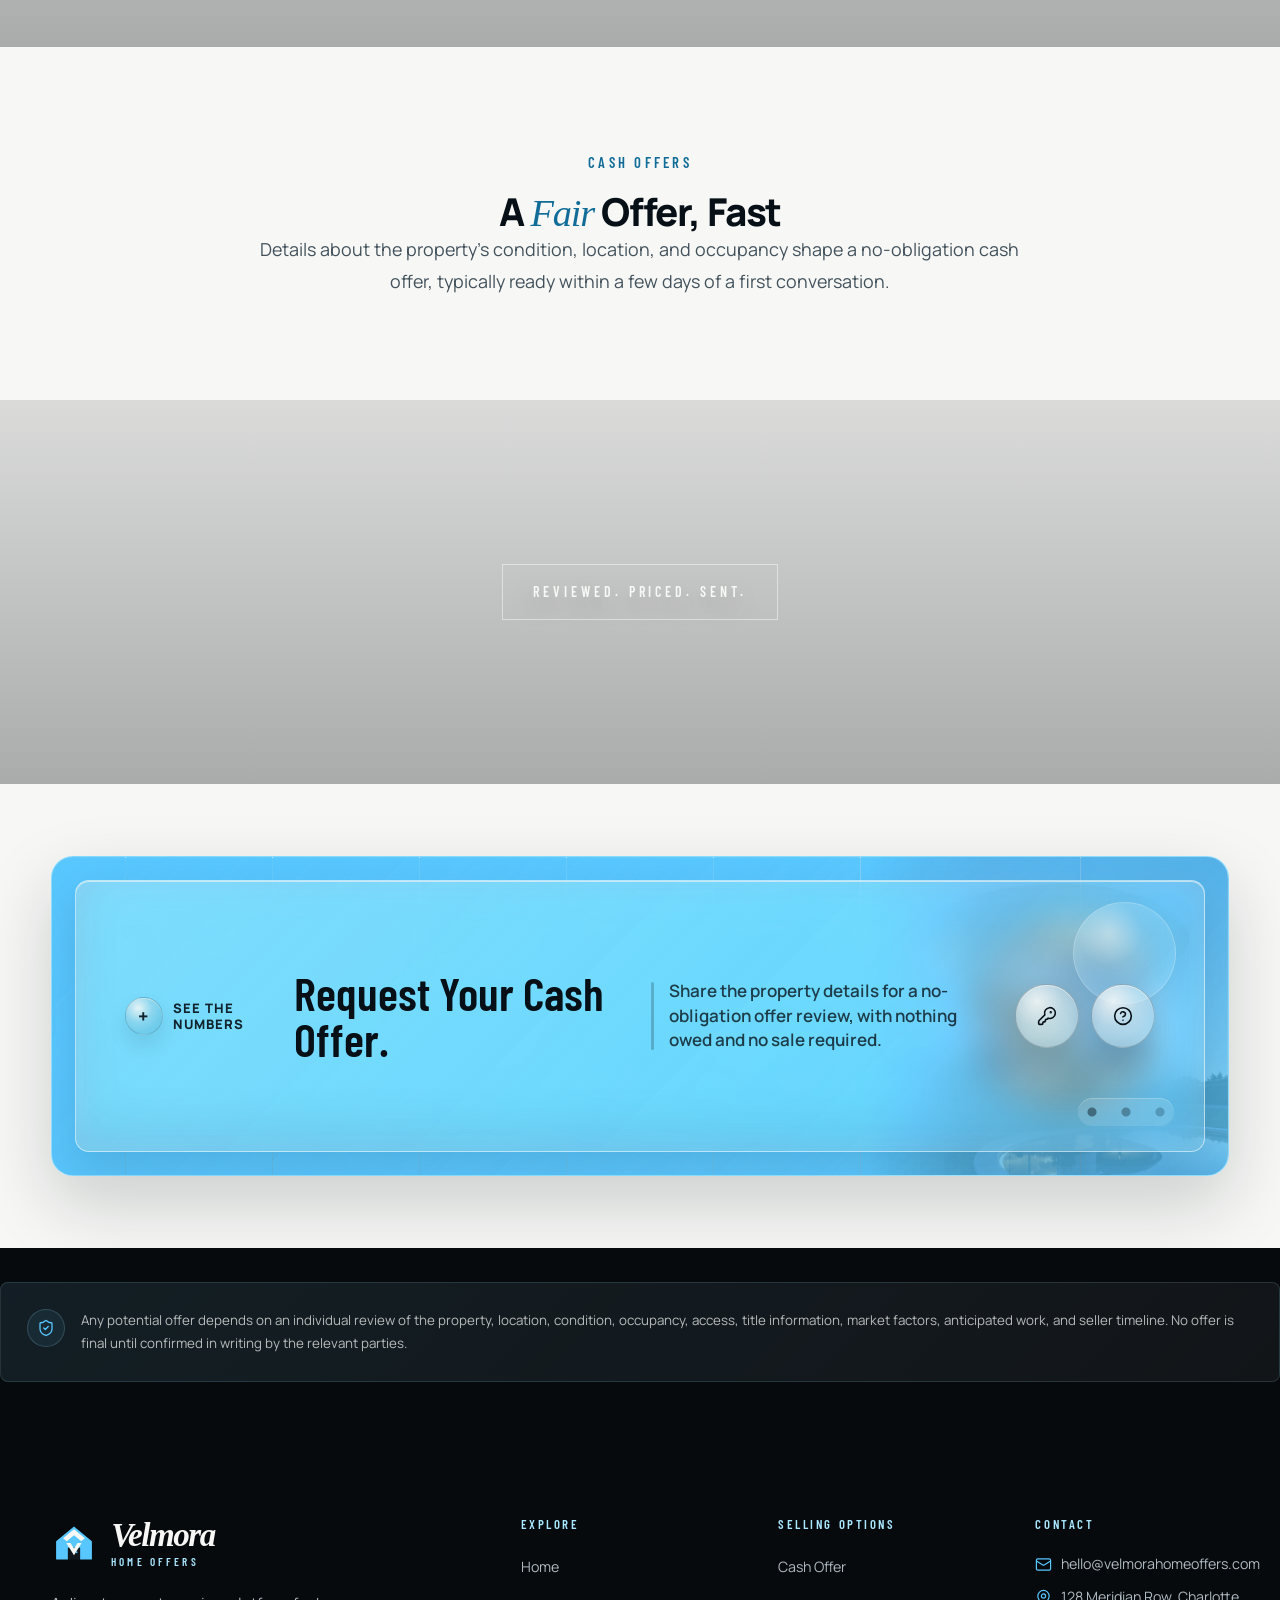
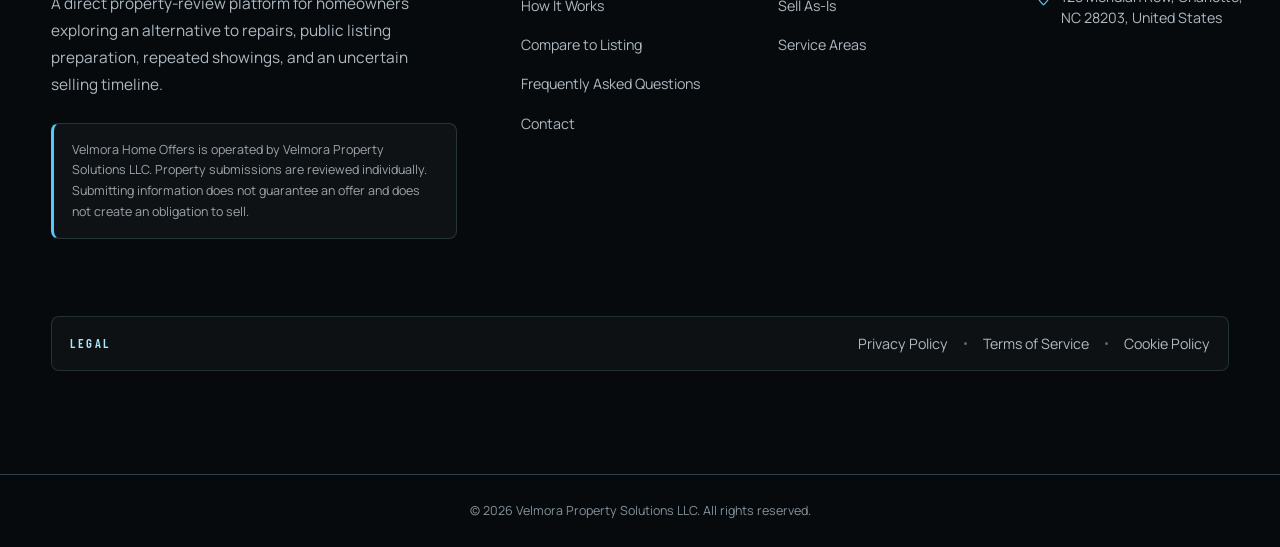
<file: get-a-cash-offer.html>
<!DOCTYPE html>
<html lang="en" class="no-js">

<head>
    <meta charset="UTF-8">
    <meta name="viewport" content="width=device-width, initial-scale=1.0">

    <title>Get a Cash Offer for Your House | Velmora Home Offers</title>

    <meta name="description"
        content="Request an individual cash-offer review for a Charlotte-area house based on its location, condition, occupancy, title information, and seller timeline.">

    <meta name="robots" content="index, follow">
    <meta name="theme-color" content="#070A0D">

    <meta property="og:type" content="website">

    <meta property="og:title" content="Get a Cash Offer for Your House | Velmora Home Offers">

    <meta property="og:description"
        content="Share the available property details and explore whether a direct cash-sale option may fit your house and current circumstances.">

    <meta property="og:url" content="https://www.velmorahomeoffers.com/get-a-cash-offer.html">

    <meta property="og:image" content="https://www.velmorahomeoffers.com/assets/images/home-hero-a.jpg">

    <meta property="og:image:alt" content="Charlotte-area house being reviewed for a potential cash offer">

    <meta property="og:site_name" content="Velmora Home Offers">

    <meta name="twitter:card" content="summary_large_image">

    <meta name="twitter:title" content="Get a Cash Offer for Your House | Velmora Home Offers">

    <meta name="twitter:description" content="Request an individual review for a possible direct cash-sale option.">

    <meta name="twitter:image" content="https://www.velmorahomeoffers.com/assets/images/home-hero-a.jpg">

    <link rel="canonical" href="https://www.velmorahomeoffers.com/get-a-cash-offer.html">

    <link rel="icon" type="image/svg+xml" href="assets/icons/favicon.svg">

    <link rel="preload" href="assets/images/contact-hero-a.jpg" as="image" type="image/jpeg">

    <link rel="stylesheet" href="assets/vendor/aos/aos.css">
    <link rel="stylesheet" href="assets/vendor/swiper/swiper-bundle.min.css">
    <link rel="stylesheet" href="assets/css/global.css">
    <link rel="stylesheet" href="assets/css/trivision-hero.css">
    <link rel="stylesheet" href="assets/css/billboard-cta.css">
    <link rel="stylesheet" href="assets/css/services.css">

    <script src="config/config.js"></script>
    <script src="assets/vendor/aos/aos.js" defer></script>
    <script src="assets/vendor/swiper/swiper-bundle.min.js" defer></script>
    <script src="assets/vendor/lucide/lucide.min.js" defer></script>
    <script src="assets/js/app.js" defer></script>
    <script src="assets/js/trivision-hero.js" defer></script>
    <script src="assets/js/billboard-cta.js" defer></script>
    <script src="assets/js/services.js" defer></script>
</head>

<body data-service-slug="get-a-cash-offer">
    <a class="site-skip-link" href="#main-content">
        Skip to main content
    </a>

    <header data-site-header></header>

    <div data-mobile-menu></div>

    <main class="service-main" id="main-content">
        <article class="service-page service-page--wide-editorial" data-service-page
            data-service-slug="get-a-cash-offer">
            <section class="trivision-hero" aria-labelledby="service-hero-title" data-trivision-hero
                data-trivision-hero-key="service">
                <div class="trivision-hero__stage" data-trivision-stage aria-hidden="true">
                    <img class="trivision-hero__fallback" data-trivision-fallback src="assets/images/contact-hero-a.jpg"
                        alt="" width="1920" height="1080" fetchpriority="high">

                    <div class="trivision-hero__slats" data-trivision-slats></div>
                </div>

                <div class="trivision-hero__overlay" aria-hidden="true"></div>

                <div class="trivision-hero__content-wrap">
                    <div class="trivision-hero__content" data-trivision-content>
                        <span class="site-eyebrow trivision-hero__eyebrow" data-trivision-eyebrow>
                            Tailored property review
                        </span>

                        <h1 class="trivision-hero__title" id="service-hero-title" data-trivision-title>
                            Request a Cash Offer
                        </h1>

                        <p class="trivision-hero__text" data-trivision-text>
                            Tell us about the property and explore whether a direct
                            cash-sale option may fit your circumstances.
                        </p>

                        <div class="trivision-hero__actions">
                            <a class="site-button site-button--sky" href="contact.html#property-offer-form"
                                data-trivision-primary>
                                <i data-lucide="hand-coins" aria-hidden="true"></i>

                                <span data-trivision-primary-label>
                                    Request an Offer
                                </span>
                            </a>

                            <a class="site-button site-button--outline" href="how-it-works.html"
                                data-trivision-secondary>
                                <i data-lucide="clipboard-check" aria-hidden="true"></i>

                                <span data-trivision-secondary-label>
                                    See How It Works
                                </span>
                            </a>
                        </div>
                    </div>
                </div>

                <div class="trivision-hero__dots" data-trivision-dots aria-label="Choose a hero slide">
                    <button class="trivision-hero__dot is-active" type="button" data-trivision-dot="0"
                        aria-label="Show slide 1" aria-current="true"></button>

                    <button class="trivision-hero__dot" type="button" data-trivision-dot="1"
                        aria-label="Show slide 2"></button>

                    <button class="trivision-hero__dot" type="button" data-trivision-dot="2"
                        aria-label="Show slide 3"></button>
                </div>
            </section>

            <section class="service-tabs" data-service-tabs aria-label="What shapes the offer">
                <div class="site-container-wide">
                    <div class="service-tabs__head">
                        <span class="site-eyebrow">
                            Behind The Number
                        </span>

                        <h2 class="service-tabs__heading">
                            What Shapes The Offer
                        </h2>
                    </div>

                    <div class="service-tabs__layout">
                        <ul class="service-tabs__list" role="tablist">
                            <li class="service-tabs__row is-active" data-service-tabs-row="offer-tab-1">
                                <button class="service-tabs__row-btn" type="button" role="tab" id="offer-tab-1-label"
                                    aria-controls="offer-tab-1" aria-selected="true" tabindex="0"
                                    data-service-tabs-button>
                                    <span class="service-tabs__row-icon">
                                        <i data-lucide="map-pin" aria-hidden="true"></i>
                                    </span>

                                    <span class="service-tabs__row-title">
                                        Location
                                    </span>

                                    <span class="service-tabs__row-arrow">
                                        <i data-lucide="arrow-right" aria-hidden="true"></i>
                                    </span>
                                </button>
                            </li>

                            <li class="service-tabs__row" data-service-tabs-row="offer-tab-2">
                                <button class="service-tabs__row-btn" type="button" role="tab" id="offer-tab-2-label"
                                    aria-controls="offer-tab-2" aria-selected="false" tabindex="-1"
                                    data-service-tabs-button>
                                    <span class="service-tabs__row-icon">
                                        <i data-lucide="hammer" aria-hidden="true"></i>
                                    </span>

                                    <span class="service-tabs__row-title">
                                        Condition
                                    </span>

                                    <span class="service-tabs__row-arrow">
                                        <i data-lucide="arrow-right" aria-hidden="true"></i>
                                    </span>
                                </button>
                            </li>

                            <li class="service-tabs__row" data-service-tabs-row="offer-tab-3">
                                <button class="service-tabs__row-btn" type="button" role="tab" id="offer-tab-3-label"
                                    aria-controls="offer-tab-3" aria-selected="false" tabindex="-1"
                                    data-service-tabs-button>
                                    <span class="service-tabs__row-icon">
                                        <i data-lucide="users" aria-hidden="true"></i>
                                    </span>

                                    <span class="service-tabs__row-title">
                                        Occupancy
                                    </span>

                                    <span class="service-tabs__row-arrow">
                                        <i data-lucide="arrow-right" aria-hidden="true"></i>
                                    </span>
                                </button>
                            </li>

                            <li class="service-tabs__row" data-service-tabs-row="offer-tab-4">
                                <button class="service-tabs__row-btn" type="button" role="tab" id="offer-tab-4-label"
                                    aria-controls="offer-tab-4" aria-selected="false" tabindex="-1"
                                    data-service-tabs-button>
                                    <span class="service-tabs__row-icon">
                                        <i data-lucide="calendar-clock" aria-hidden="true"></i>
                                    </span>

                                    <span class="service-tabs__row-title">
                                        Timeline
                                    </span>

                                    <span class="service-tabs__row-arrow">
                                        <i data-lucide="arrow-right" aria-hidden="true"></i>
                                    </span>
                                </button>
                            </li>
                        </ul>

                        <div class="service-tabs__panels">
                            <div class="service-tabs__panel is-active" role="tabpanel" id="offer-tab-1"
                                aria-labelledby="offer-tab-1-label" data-service-tabs-panel="offer-tab-1">
                                <div class="service-tabs__panel-text">
                                    <p class="service-tabs__panel-copy">
                                        Recent sales and demand in the immediate area set the
                                        starting point for every offer, block by block.
                                    </p>

                                    <ul class="service-tabs__checklist">
                                        <li>
                                            <i data-lucide="check-circle" aria-hidden="true"></i>
                                            Comparable local sales
                                        </li>

                                        <li>
                                            <i data-lucide="check-circle" aria-hidden="true"></i>
                                            Current buyer demand
                                        </li>

                                        <li>
                                            <i data-lucide="check-circle" aria-hidden="true"></i>
                                            Neighborhood trends
                                        </li>
                                    </ul>

                                    <a class="site-button site-button--sky service-tabs__btn"
                                        href="we-buy-houses-in-your-area.html">
                                        See Local Coverage
                                        <i data-lucide="arrow-right" aria-hidden="true"></i>
                                    </a>
                                </div>

                                <div class="service-tabs__panel-photo"
                                    style="background-image: url('assets/images/home-hero-b.jpg');" role="img"
                                    aria-label="Modern glass home overlooking the water at dusk"></div>
                            </div>

                            <div class="service-tabs__panel" role="tabpanel" id="offer-tab-2"
                                aria-labelledby="offer-tab-2-label" data-service-tabs-panel="offer-tab-2">
                                <div class="service-tabs__panel-text">
                                    <p class="service-tabs__panel-copy">
                                        Repairs, systems, and general wear are noted as reported —
                                        there's no requirement to fix anything before a review.
                                    </p>

                                    <ul class="service-tabs__checklist">
                                        <li>
                                            <i data-lucide="check-circle" aria-hidden="true"></i>
                                            As-is condition accepted
                                        </li>

                                        <li>
                                            <i data-lucide="check-circle" aria-hidden="true"></i>
                                            No inspection required upfront
                                        </li>

                                        <li>
                                            <i data-lucide="check-circle" aria-hidden="true"></i>
                                            Repair scope factored in
                                        </li>
                                    </ul>

                                    <a class="site-button site-button--sky service-tabs__btn"
                                        href="sell-house-as-is.html">
                                        Understand Selling As-Is
                                        <i data-lucide="arrow-right" aria-hidden="true"></i>
                                    </a>
                                </div>

                                <div class="service-tabs__panel-photo"
                                    style="background-image: url('assets/images/contact-hero-c.jpg');" role="img"
                                    aria-label="Light wood modern home with an open-air dining patio"></div>
                            </div>

                            <div class="service-tabs__panel" role="tabpanel" id="offer-tab-3"
                                aria-labelledby="offer-tab-3-label" data-service-tabs-panel="offer-tab-3">
                                <div class="service-tabs__panel-text">
                                    <p class="service-tabs__panel-copy">
                                        Vacant, owner-occupied, or tenant-occupied properties are
                                        each reviewed a little differently, so occupancy is part
                                        of the picture.
                                    </p>

                                    <ul class="service-tabs__checklist">
                                        <li>
                                            <i data-lucide="check-circle" aria-hidden="true"></i>
                                            Vacant or occupied, both work
                                        </li>

                                        <li>
                                            <i data-lucide="check-circle" aria-hidden="true"></i>
                                            Tenant situations considered
                                        </li>

                                        <li>
                                            <i data-lucide="check-circle" aria-hidden="true"></i>
                                            No need to vacate first
                                        </li>
                                    </ul>

                                    <a class="site-button site-button--sky service-tabs__btn" href="how-it-works.html">
                                        Read How It Works
                                        <i data-lucide="arrow-right" aria-hidden="true"></i>
                                    </a>
                                </div>

                                <div class="service-tabs__panel-photo"
                                    style="background-image: url('assets/images/situation-condition.jpg');" role="img"
                                    aria-label="Cozy living room interior with a stone fireplace"></div>
                            </div>

                            <div class="service-tabs__panel" role="tabpanel" id="offer-tab-4"
                                aria-labelledby="offer-tab-4-label" data-service-tabs-panel="offer-tab-4">
                                <div class="service-tabs__panel-text">
                                    <p class="service-tabs__panel-copy">
                                        A faster or slower close can shift the terms slightly, so
                                        preferred timing is factored in alongside price.
                                    </p>

                                    <ul class="service-tabs__checklist">
                                        <li>
                                            <i data-lucide="check-circle" aria-hidden="true"></i>
                                            Fast or flexible closing
                                        </li>

                                        <li>
                                            <i data-lucide="check-circle" aria-hidden="true"></i>
                                            Closing date you choose
                                        </li>

                                        <li>
                                            <i data-lucide="check-circle" aria-hidden="true"></i>
                                            No lender delays
                                        </li>
                                    </ul>

                                    <a class="site-button site-button--sky service-tabs__btn"
                                        href="compare-to-listing.html">
                                        Compare Your Options
                                        <i data-lucide="arrow-right" aria-hidden="true"></i>
                                    </a>
                                </div>

                                <div class="service-tabs__panel-photo"
                                    style="background-image: url('assets/images/card-1.jpg');" role="img"
                                    aria-label="Modern home with a courtyard pool at dusk"></div>
                            </div>
                        </div>
                    </div>
                </div>
            </section>

            <section class="service-info-cards" aria-label="What the cash offer process covers">
                <div class="site-container-wide">
                    <ul class="service-info-cards__grid">
                        <li>
                            <article class="service-info-card">
                                <div class="service-info-card__image"
                                    style="background-image: url('assets/images/how-it-works-hero-a.jpg');" role="img"
                                    aria-label="Modern home exterior at dusk"></div>

                                <div class="service-info-card__body">
                                    <h3 class="service-info-card__title">
                                        Share Property Details
                                    </h3>

                                    <p class="service-info-card__text">
                                        A short property questionnaire covering location, condition,
                                        and occupancy is the starting point for every review — no
                                        site visit required to get started.
                                    </p>

                                    <a class="site-button site-button--sky service-info-card__btn"
                                        href="contact.html#property-offer-form">
                                        Start Your Request
                                        <i data-lucide="arrow-right" aria-hidden="true"></i>
                                    </a>
                                </div>
                            </article>
                        </li>

                        <li>
                            <article class="service-info-card">
                                <div class="service-info-card__image"
                                    style="background-image: url('assets/images/situation-repairs.jpg');" role="img"
                                    aria-label="Living room interior in a home under review"></div>

                                <div class="service-info-card__body">
                                    <h3 class="service-info-card__title">
                                        Property Review
                                    </h3>

                                    <p class="service-info-card__text">
                                        Reported details are checked against recent local sales and
                                        current condition, so the offer reflects the property as it
                                        actually is today.
                                    </p>

                                    <a class="site-button site-button--sky service-info-card__btn"
                                        href="how-it-works.html">
                                        See How It Works
                                        <i data-lucide="arrow-right" aria-hidden="true"></i>
                                    </a>
                                </div>
                            </article>
                        </li>

                        <li>
                            <article class="service-info-card">
                                <div class="service-info-card__image"
                                    style="background-image: url('assets/images/how-it-works-editorial.jpg');"
                                    role="img" aria-label="Modern stone and wood home exterior in daylight"></div>

                                <div class="service-info-card__body">
                                    <h3 class="service-info-card__title">
                                        Written Offer
                                    </h3>

                                    <p class="service-info-card__text">
                                        A no-obligation cash offer is delivered in writing, with the
                                        numbers and terms laid out clearly enough to review at your
                                        own pace.
                                    </p>

                                    <a class="site-button site-button--sky service-info-card__btn"
                                        href="compare-to-listing.html">
                                        Compare Your Options
                                        <i data-lucide="arrow-right" aria-hidden="true"></i>
                                    </a>
                                </div>
                            </article>
                        </li>
                    </ul>
                </div>
            </section>


            <section class="site-section service-expand" aria-labelledby="cash-offer-review-title">
                <div class="site-container-wide">
                    <div class="site-section-header">
                        <div>
                            <span class="site-eyebrow">
                                Property review factors
                            </span>

                            <h2 class="site-heading" id="cash-offer-review-title">
                                Information that may shape a potential offer.
                            </h2>
                        </div>

                        <p class="site-copy">
                            The importance of each factor varies by property. Select a card
                            to understand the information commonly considered during review.
                        </p>
                    </div>

                    <div class="service-expand__list" data-service-expand-list>
                        <article class="service-expand-card is-active" data-expand-card>
                            <img class="service-expand-card__image" src="assets/images/contact-property-review.jpg"
                                alt="" width="900" height="1200" loading="lazy">

                            <i class="service-expand-card__icon" data-lucide="map-pin" aria-hidden="true"></i>

                            <div class="service-expand-card__content">
                                <h3 class="service-expand-card__title">
                                    Location
                                </h3>

                                <p class="service-expand-card__text">
                                    Neighborhood demand, nearby property activity, lot
                                    characteristics, and current local conditions may influence
                                    the review.
                                </p>
                            </div>

                            <button class="service-expand-card__button" type="button" aria-expanded="true"
                                aria-label="Show location and local market information"
                                data-expand-card-button></button>
                        </article>

                        <article class="service-expand-card" data-expand-card>
                            <img class="service-expand-card__image" src="assets/images/situation-condition.jpg" alt=""
                                width="900" height="1200" loading="lazy">

                            <i class="service-expand-card__icon" data-lucide="wrench" aria-hidden="true"></i>

                            <div class="service-expand-card__content">
                                <h3 class="service-expand-card__title">
                                    Condition
                                </h3>

                                <p class="service-expand-card__text">
                                    Structural concerns, major systems, visible damage, deferred
                                    maintenance, and renovation needs can affect potential terms.
                                </p>
                            </div>

                            <button class="service-expand-card__button" type="button" aria-expanded="false"
                                aria-label="Show property condition information" data-expand-card-button></button>
                        </article>

                        <article class="service-expand-card" data-expand-card>
                            <img class="service-expand-card__image" src="assets/images/situation-tenant.jpg" alt=""
                                width="900" height="1200" loading="lazy">

                            <i class="service-expand-card__icon" data-lucide="building" aria-hidden="true"></i>

                            <div class="service-expand-card__content">
                                <h3 class="service-expand-card__title">
                                    Occupancy
                                </h3>

                                <p class="service-expand-card__text">
                                    Owner occupancy, tenants, vacancy, access restrictions, and
                                    possession arrangements may require different review steps.
                                </p>
                            </div>

                            <button class="service-expand-card__button" type="button" aria-expanded="false"
                                aria-label="Show occupancy and access information" data-expand-card-button></button>
                        </article>

                        <article class="service-expand-card" data-expand-card>
                            <img class="service-expand-card__image" src="assets/images/situation-no-listing.jpg" alt=""
                                width="900" height="1200" loading="lazy">

                            <i class="service-expand-card__icon" data-lucide="file-search" aria-hidden="true"></i>

                            <div class="service-expand-card__content">
                                <h3 class="service-expand-card__title">
                                    Title
                                </h3>

                                <p class="service-expand-card__text">
                                    Multiple owners, probate status, liens, judgments, missing
                                    records, and unresolved title matters can affect the process.
                                </p>
                            </div>

                            <button class="service-expand-card__button" type="button" aria-expanded="false"
                                aria-label="Show ownership and title information" data-expand-card-button></button>
                        </article>
                    </div>
                </div>
            </section>

            <section class="site-section service-photo-gallery" aria-labelledby="cash-offer-gallery-title"
                data-photo-gallery>
                <div class="site-container-wide">
                    <div class="site-section-header">
                        <div>
                            <span class="site-eyebrow">
                                Recent cash offers
                            </span>

                            <h2 class="site-heading" id="cash-offer-gallery-title">
                                Recent Cash Offers.
                            </h2>
                        </div>

                        <p class="site-copy">
                            A quick look at homes we reviewed, priced, and closed on without a
                            traditional listing.
                        </p>
                    </div>

                    <div class="service-photo-gallery__viewer">
                        <div class="service-photo-gallery__main swiper" data-photo-gallery-main>
                            <div class="swiper-wrapper">
                                <div class="swiper-slide service-photo-gallery__slide">
                                    <img class="service-photo-gallery__image" src="assets/images/card-1.jpg"
                                        alt="Modern home with backyard pool and patio purchased as-is" loading="lazy">
                                    <span class="service-photo-gallery__scrim" aria-hidden="true"></span>
                                    <div class="service-photo-gallery__caption">
                                        <p class="service-photo-gallery__caption-title">
                                            Move-in ready backyard retreat
                                        </p>
                                        <p class="service-photo-gallery__caption-text">
                                            Purchased as-is, with the pool, patio, and finishes
                                            included in the offer.
                                        </p>
                                    </div>
                                </div>

                                <div class="swiper-slide service-photo-gallery__slide">
                                    <img class="service-photo-gallery__image"
                                        src="assets/images/situation-inherited.jpg"
                                        alt="Contemporary two-story home with palm trees at dusk" loading="lazy">
                                    <span class="service-photo-gallery__scrim" aria-hidden="true"></span>
                                    <div class="service-photo-gallery__caption">
                                        <p class="service-photo-gallery__caption-title">
                                            Contemporary two-story home
                                        </p>
                                        <p class="service-photo-gallery__caption-text">
                                            A recent close on a property that never touched the
                                            open market.
                                        </p>
                                    </div>
                                </div>

                                <div class="swiper-slide service-photo-gallery__slide">
                                    <img class="service-photo-gallery__image" src="assets/images/situation-vacant.jpg"
                                        alt="Modern home with dark stone exterior on a wooded lot" loading="lazy">
                                    <span class="service-photo-gallery__scrim" aria-hidden="true"></span>
                                    <div class="service-photo-gallery__caption">
                                        <p class="service-photo-gallery__caption-title">
                                            Private wooded lot, sold as-is
                                        </p>
                                        <p class="service-photo-gallery__caption-text">
                                            No repairs, no showings — just a straightforward cash
                                            close.
                                        </p>
                                    </div>
                                </div>

                                <div class="swiper-slide service-photo-gallery__slide">
                                    <img class="service-photo-gallery__image"
                                        src="assets/images/situation-relocation.jpg"
                                        alt="Modern home with dramatic glass entry and staircase" loading="lazy">
                                    <span class="service-photo-gallery__scrim" aria-hidden="true"></span>
                                    <div class="service-photo-gallery__caption">
                                        <p class="service-photo-gallery__caption-title">
                                            Custom build, ready to close
                                        </p>
                                        <p class="service-photo-gallery__caption-text">
                                            Reviewed, priced, and purchased without any listing
                                            prep.
                                        </p>
                                    </div>
                                </div>

                                <div class="swiper-slide service-photo-gallery__slide">
                                    <img class="service-photo-gallery__image" src="assets/images/situation-repairs.jpg"
                                        alt="Modern home courtyard with pool at dusk" loading="lazy">
                                    <span class="service-photo-gallery__scrim" aria-hidden="true"></span>
                                    <div class="service-photo-gallery__caption">
                                        <p class="service-photo-gallery__caption-title">
                                            Turnkey courtyard home
                                        </p>
                                        <p class="service-photo-gallery__caption-text">
                                            Bought in its current condition, exactly as it stood.
                                        </p>
                                    </div>
                                </div>
                            </div>

                            <button class="service-photo-gallery__nav service-photo-gallery__nav--prev" type="button"
                                data-photo-gallery-prev aria-label="Previous photo">
                                <i data-lucide="chevron-left" aria-hidden="true"></i>
                            </button>

                            <button class="service-photo-gallery__nav service-photo-gallery__nav--next" type="button"
                                data-photo-gallery-next aria-label="Next photo">
                                <i data-lucide="chevron-right" aria-hidden="true"></i>
                            </button>
                        </div>

                        <div class="service-photo-gallery__thumbs swiper" data-photo-gallery-thumbs>
                            <div class="swiper-wrapper">
                                <div class="swiper-slide service-photo-gallery__thumb">
                                    <img src="assets/images/card-1.jpg" alt="" loading="lazy">
                                </div>

                                <div class="swiper-slide service-photo-gallery__thumb">
                                    <img src="assets/images/situation-inherited.jpg" alt="" loading="lazy">
                                </div>

                                <div class="swiper-slide service-photo-gallery__thumb">
                                    <img src="assets/images/situation-vacant.jpg" alt="" loading="lazy">
                                </div>

                                <div class="swiper-slide service-photo-gallery__thumb">
                                    <img src="assets/images/situation-relocation.jpg" alt="" loading="lazy">
                                </div>

                                <div class="swiper-slide service-photo-gallery__thumb">
                                    <img src="assets/images/situation-repairs.jpg" alt="" loading="lazy">
                                </div>
                            </div>
                        </div>
                    </div>
                </div>
            </section>

            <section class="site-section service-faq" aria-labelledby="cash-offer-faq-title" data-service-faq>
                <div class="site-container-wide service-faq__layout">
                    <div class="service-faq__intro site-sticky">
                        <span class="site-eyebrow">
                            Cash offer questions
                        </span>

                        <h2 class="site-heading" id="cash-offer-faq-title">
                            Common questions
                        </h2>

                        <p class="site-copy service-faq__intro-copy">
                            These answers explain the purpose of the review and the limits of
                            an early property discussion.
                        </p>

                        <a class="site-button site-button--ink-outline" href="frequently-asked-questions.html">
                            <i data-lucide="message-circle-question" aria-hidden="true"></i>

                            View All Questions
                        </a>
                    </div>

                    <div class="service-faq__list">
                        <article class="service-faq-item">
                            <h3>
                                <button class="service-faq-item__button" id="cash-offer-faq-button-guaranteed"
                                    type="button" aria-expanded="false" aria-controls="cash-offer-faq-panel-guaranteed"
                                    data-service-faq-button>
                                    <span class="service-faq-item__question">
                                        Will every submitted property receive a cash offer?
                                    </span>

                                    <span class="service-faq-item__icon" aria-hidden="true">
                                        <i data-lucide="plus"></i>
                                        <i data-lucide="minus"></i>
                                    </span>
                                </button>
                            </h3>

                            <div class="service-faq-item__panel" id="cash-offer-faq-panel-guaranteed"
                                aria-hidden="true">
                                <div class="service-faq-item__panel-inner">
                                    <p class="service-faq-item__answer">
                                        No. Every submission is reviewed individually, and an offer
                                        depends on the property, location, condition, occupancy,
                                        title information, market factors, and seller timeline.
                                    </p>
                                </div>
                            </div>
                        </article>

                        <article class="service-faq-item">
                            <h3>
                                <button class="service-faq-item__button" id="cash-offer-faq-button-repairs"
                                    type="button" aria-expanded="false" aria-controls="cash-offer-faq-panel-repairs"
                                    data-service-faq-button>
                                    <span class="service-faq-item__question">
                                        Can the property be reviewed without repairs?
                                    </span>

                                    <span class="service-faq-item__icon" aria-hidden="true">
                                        <i data-lucide="plus"></i>
                                        <i data-lucide="minus"></i>
                                    </span>
                                </button>
                            </h3>

                            <div class="service-faq-item__panel" id="cash-offer-faq-panel-repairs" aria-hidden="true">
                                <div class="service-faq-item__panel-inner">
                                    <p class="service-faq-item__answer">
                                        Yes. You can report the property in its current condition.
                                        Potential terms may account for repair needs rather than
                                        requiring you to complete them before contacting the team.
                                    </p>
                                </div>
                            </div>
                        </article>

                        <article class="service-faq-item">
                            <h3>
                                <button class="service-faq-item__button" id="cash-offer-faq-button-review" type="button"
                                    aria-expanded="false" aria-controls="cash-offer-faq-panel-review"
                                    data-service-faq-button>
                                    <span class="service-faq-item__question">
                                        How is a potential offer reviewed?
                                    </span>

                                    <span class="service-faq-item__icon" aria-hidden="true">
                                        <i data-lucide="plus"></i>
                                        <i data-lucide="minus"></i>
                                    </span>
                                </button>
                            </h3>

                            <div class="service-faq-item__panel" id="cash-offer-faq-panel-review" aria-hidden="true">
                                <div class="service-faq-item__panel-inner">
                                    <p class="service-faq-item__answer">
                                        The review may consider location, condition, anticipated
                                        work, occupancy, access, title matters, market factors, and
                                        the requested timeline.
                                    </p>
                                </div>
                            </div>
                        </article>

                        <article class="service-faq-item">
                            <h3>
                                <button class="service-faq-item__button" id="cash-offer-faq-button-commission"
                                    type="button" aria-expanded="false" aria-controls="cash-offer-faq-panel-commission"
                                    data-service-faq-button>
                                    <span class="service-faq-item__question">
                                        Does Velmora charge an agent commission?
                                    </span>

                                    <span class="service-faq-item__icon" aria-hidden="true">
                                        <i data-lucide="plus"></i>
                                        <i data-lucide="minus"></i>
                                    </span>
                                </button>
                            </h3>

                            <div class="service-faq-item__panel" id="cash-offer-faq-panel-commission"
                                aria-hidden="true">
                                <div class="service-faq-item__panel-inner">
                                    <p class="service-faq-item__answer">
                                        Velmora does not charge a traditional real estate agent
                                        commission when purchasing a property directly. Other
                                        applicable transaction or title matters should be reviewed
                                        in the written terms.
                                    </p>
                                </div>
                            </div>
                        </article>

                        <article class="service-faq-item">
                            <h3>
                                <button class="service-faq-item__button" id="cash-offer-faq-button-obligation"
                                    type="button" aria-expanded="false" aria-controls="cash-offer-faq-panel-obligation"
                                    data-service-faq-button>
                                    <span class="service-faq-item__question">
                                        Am I required to accept an offer after submitting?
                                    </span>

                                    <span class="service-faq-item__icon" aria-hidden="true">
                                        <i data-lucide="plus"></i>
                                        <i data-lucide="minus"></i>
                                    </span>
                                </button>
                            </h3>

                            <div class="service-faq-item__panel" id="cash-offer-faq-panel-obligation"
                                aria-hidden="true">
                                <div class="service-faq-item__panel-inner">
                                    <p class="service-faq-item__answer">
                                        No. The submission begins a review, and you decide whether
                                        to continue after considering any written terms that may be
                                        available.
                                    </p>
                                </div>
                            </div>
                        </article>

                        <article class="service-faq-item">
                            <h3>
                                <button class="service-faq-item__button" id="cash-offer-faq-button-closing"
                                    type="button" aria-expanded="false" aria-controls="cash-offer-faq-panel-closing"
                                    data-service-faq-button>
                                    <span class="service-faq-item__question">
                                        Can I request a particular closing timeline?
                                    </span>

                                    <span class="service-faq-item__icon" aria-hidden="true">
                                        <i data-lucide="plus"></i>
                                        <i data-lucide="minus"></i>
                                    </span>
                                </button>
                            </h3>

                            <div class="service-faq-item__panel" id="cash-offer-faq-panel-closing" aria-hidden="true">
                                <div class="service-faq-item__panel-inner">
                                    <p class="service-faq-item__answer">
                                        Yes. Include the preferred timing in the request. The final
                                        schedule remains subject to accepted terms, title work,
                                        documentation, access, and other transaction requirements.
                                    </p>
                                </div>
                            </div>
                        </article>
                    </div>
                </div>
            </section>

                        <section class="site-section service-showcase" aria-labelledby="service-showcase-title" data-service-showcase>
                            <div class="site-container-wide service-showcase__layout">
                                <aside class="service-showcase__nav site-sticky" aria-label="Explore direct-sale options">
                                    <button class="service-showcase__item is-active" type="button" data-service-showcase-item
                                        data-title="Request Review"
                                        data-copy="Share the property details you already know. We review location, condition, occupancy, and timing before discussing whether a direct cash offer may fit."
                                        data-note="Start with the facts you have today."
                                        data-image-primary="assets/images/contact-property-review.jpg"
                                        data-image-secondary="assets/images/contact-hero-a.jpg">
                                        Request Review
                                        <i data-lucide="arrow-right" aria-hidden="true"></i>
                                    </button>
                        
                                    <button class="service-showcase__item" type="button" data-service-showcase-item data-title="As-Is Condition"
                                        data-copy="Repairs, updates, and cleanup do not need to happen before the review. The current condition is part of the conversation from the beginning."
                                        data-note="No pre-sale renovation plan required."
                                        data-image-primary="assets/images/situation-repairs.jpg"
                                        data-image-secondary="assets/images/situation-condition.jpg">
                                        As-Is Condition
                                        <i data-lucide="arrow-right" aria-hidden="true"></i>
                                    </button>
                        
                                    <button class="service-showcase__item" type="button" data-service-showcase-item data-title="Flexible Timing"
                                        data-copy="If a written offer is available, the closing date can be shaped around your move, title work, and the pace that feels manageable."
                                        data-note="A direct path can still move calmly."
                                        data-image-primary="assets/images/situation-closing.jpg"
                                        data-image-secondary="assets/images/home-hero-b.jpg">
                                        Flexible Timing
                                        <i data-lucide="arrow-right" aria-hidden="true"></i>
                                    </button>
                        
                                    <button class="service-showcase__item" type="button" data-service-showcase-item data-title="Occupied Homes"
                                        data-copy="Vacant, owner-occupied, and tenant-occupied homes can each be reviewed without forcing public showings or a listing schedule."
                                        data-note="Different situations can still stay organized."
                                        data-image-primary="assets/images/situation-tenant.jpg"
                                        data-image-secondary="assets/images/situation-vacant.jpg">
                                        Occupied Homes
                                        <i data-lucide="arrow-right" aria-hidden="true"></i>
                                    </button>
                        
                                    <button class="service-showcase__item" type="button" data-service-showcase-item data-title="Clear Terms"
                                        data-copy="Any available offer is presented in writing so you can compare the numbers, timeline, and next steps before making a decision."
                                        data-note="Review the route before you commit."
                                        data-image-primary="assets/images/situation-no-listing.jpg"
                                        data-image-secondary="assets/images/how-it-works-editorial.jpg">
                                        Clear Terms
                                        <i data-lucide="arrow-right" aria-hidden="true"></i>
                                    </button>
                                </aside>
                        
                                <div class="service-showcase__content">
                                    <span class="site-eyebrow">Direct-sale options</span>
                                    <h2 class="service-showcase__title" id="service-showcase-title" data-service-showcase-title>
                                        Request Review
                                    </h2>
                                    <p class="service-showcase__copy" data-service-showcase-copy>
                                        Share the property details you already know. We review location, condition, occupancy, and
                                        timing before discussing whether a direct cash offer may fit.
                                    </p>
                                    <p class="service-showcase__note" data-service-showcase-note>
                                        Start with the facts you have today.
                                    </p>
                                </div>
                        
                                <div class="service-showcase__media" aria-hidden="true">
                                    <img class="service-showcase__image service-showcase__image--primary"
                                        src="assets/images/contact-property-review.jpg" alt="" loading="lazy" data-service-showcase-primary>
                                    <img class="service-showcase__image service-showcase__image--secondary"
                                        src="assets/images/contact-hero-a.jpg" alt="" loading="lazy" data-service-showcase-secondary>
                                </div>
                            </div>
                        </section>

            <section class="parallax-strip site-text-center" aria-labelledby="cash-offer-parallax-title">
                <div class="parallax-strip__frame" role="img"
                    aria-label="Minimalist home with a gravel driveway in daylight"
                    style="background-image: url('assets/images/contact-hero-b.jpg');"></div>

                <div class="parallax-strip__body">
                    <div class="site-container-narrow">
                        <span class="site-eyebrow">
                            Cash Offers
                        </span>

                        <h2 class="parallax-strip__heading" id="cash-offer-parallax-title">
                            A <em>Fair</em> Offer, Fast
                        </h2>

                        <p class="site-copy">
                            Details about the property's condition, location, and occupancy
                            shape a no-obligation cash offer, typically ready within a few
                            days of a first conversation.
                        </p>
                    </div>
                </div>

                <div class="parallax-strip__frame" role="img" aria-label="A-frame home with warm lighting at dusk"
                    style="background-image: url('assets/images/home-hero-a.jpg');">
                    <span class="parallax-strip__frame-caption">
                        <span>Reviewed. Priced. Sent.</span>
                    </span>
                </div>
            </section>

            <section class="billboard-cta-section" aria-labelledby="cash-offer-cta-title">
                <div class="site-container-wide">
                    <div class="billboard-cta billboard-cta--charcoal billboard-cta--content-right" data-billboard-cta
                        data-billboard-image="assets/images/contact-hero-a.jpg" data-text-duration="5200"
                        data-photo-duration="4400" data-slat-direction="forward">
                        <div class="billboard-cta__card">
                            <div class="billboard-cta__slats" data-billboard-slats aria-hidden="true"></div>

                            <div class="billboard-cta__content">
                                <p class="billboard-cta__eyebrow">See The Numbers</p>

                                <h2 class="billboard-cta__title" id="cash-offer-cta-title">
                                    Request Your Cash Offer.
                                </h2>

                                <p class="billboard-cta__text">
                                    Share the property details for a no-obligation offer
                                    review, with nothing owed and no sale required.
                                </p>

                                <div class="billboard-cta__actions">
                                    <a class="billboard-cta__icon-button billboard-cta__icon-button--primary"
                                        href="contact.html#property-offer-form" aria-label="Request a property review">
                                        <i data-lucide="key-round" aria-hidden="true"></i>
                                    </a>

                                    <a class="billboard-cta__icon-button billboard-cta__icon-button--secondary"
                                        href="frequently-asked-questions.html" aria-label="Learn how the process works">
                                        <i data-lucide="circle-help" aria-hidden="true"></i>
                                    </a>
                                </div>
                            </div>
                        </div>
                    </div>
                </div>
            </section>

            <aside class="service-disclaimer" aria-label="Cash offer disclaimer">
                <div class="site-container-wide service-disclaimer__inner">
                    <i data-lucide="shield-check" aria-hidden="true"></i>

                    <p class="service-disclaimer__text" data-service-disclaimer>
                        Any potential offer depends on an individual review of the
                        property, location, condition, occupancy, access, title
                        information, market factors, anticipated work, and seller
                        timeline. No offer is final until confirmed in writing by the
                        relevant parties.
                    </p>
                </div>
            </aside>
        </article>
    </main>

    <footer data-site-footer></footer>

    <div data-cookie-consent></div>
</body>

</html>
</file>
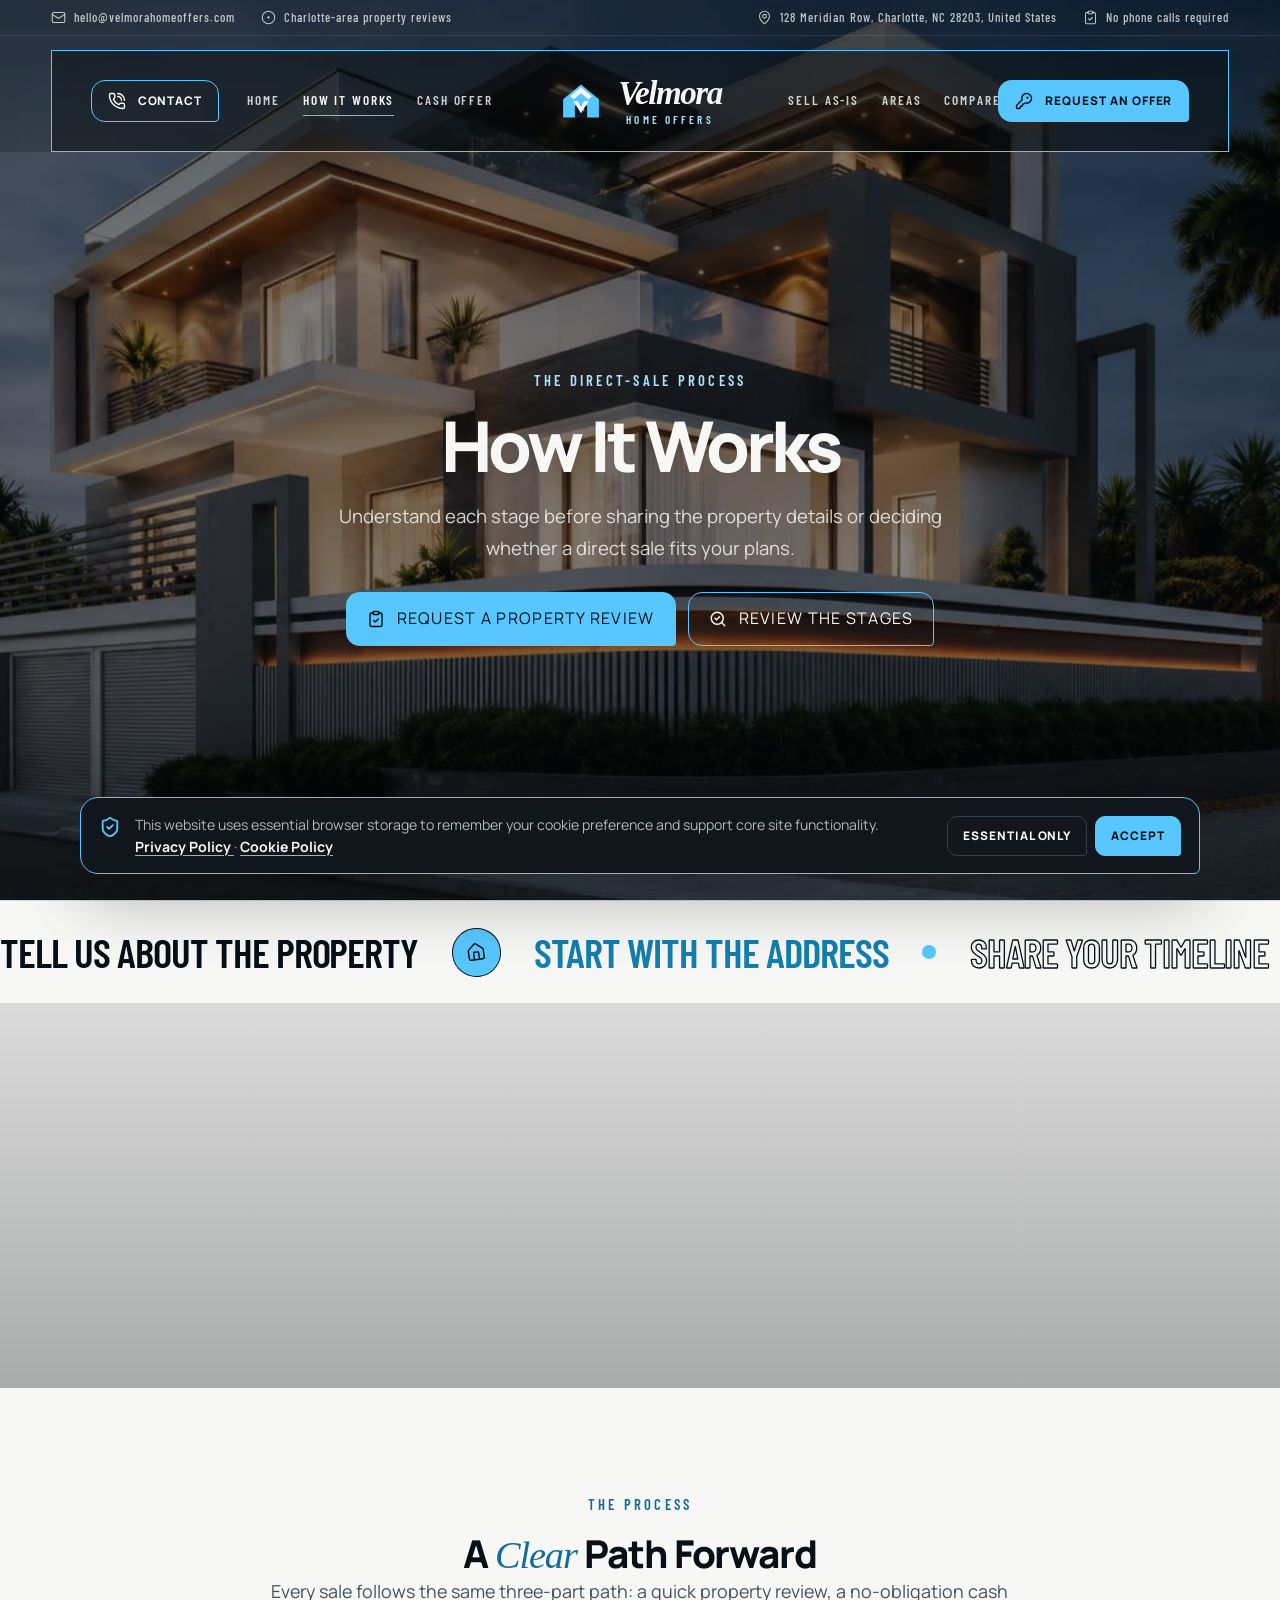
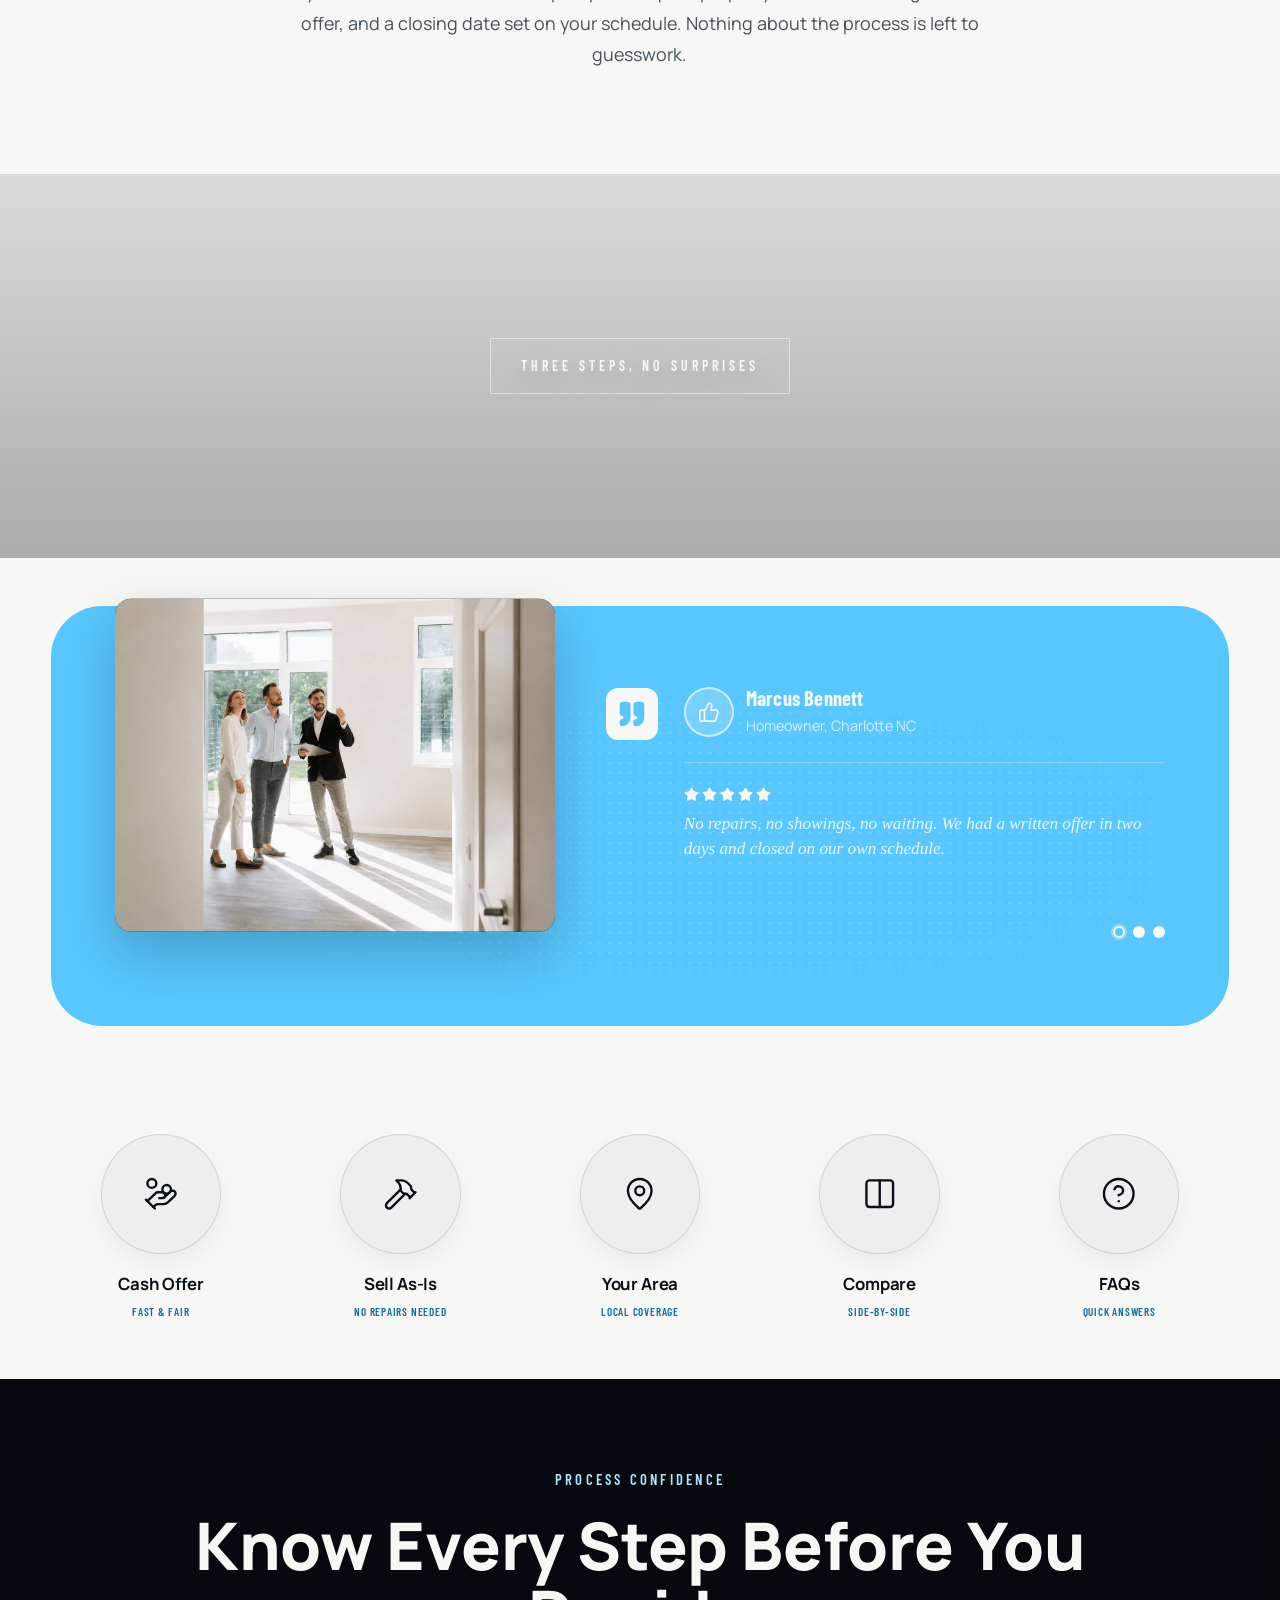
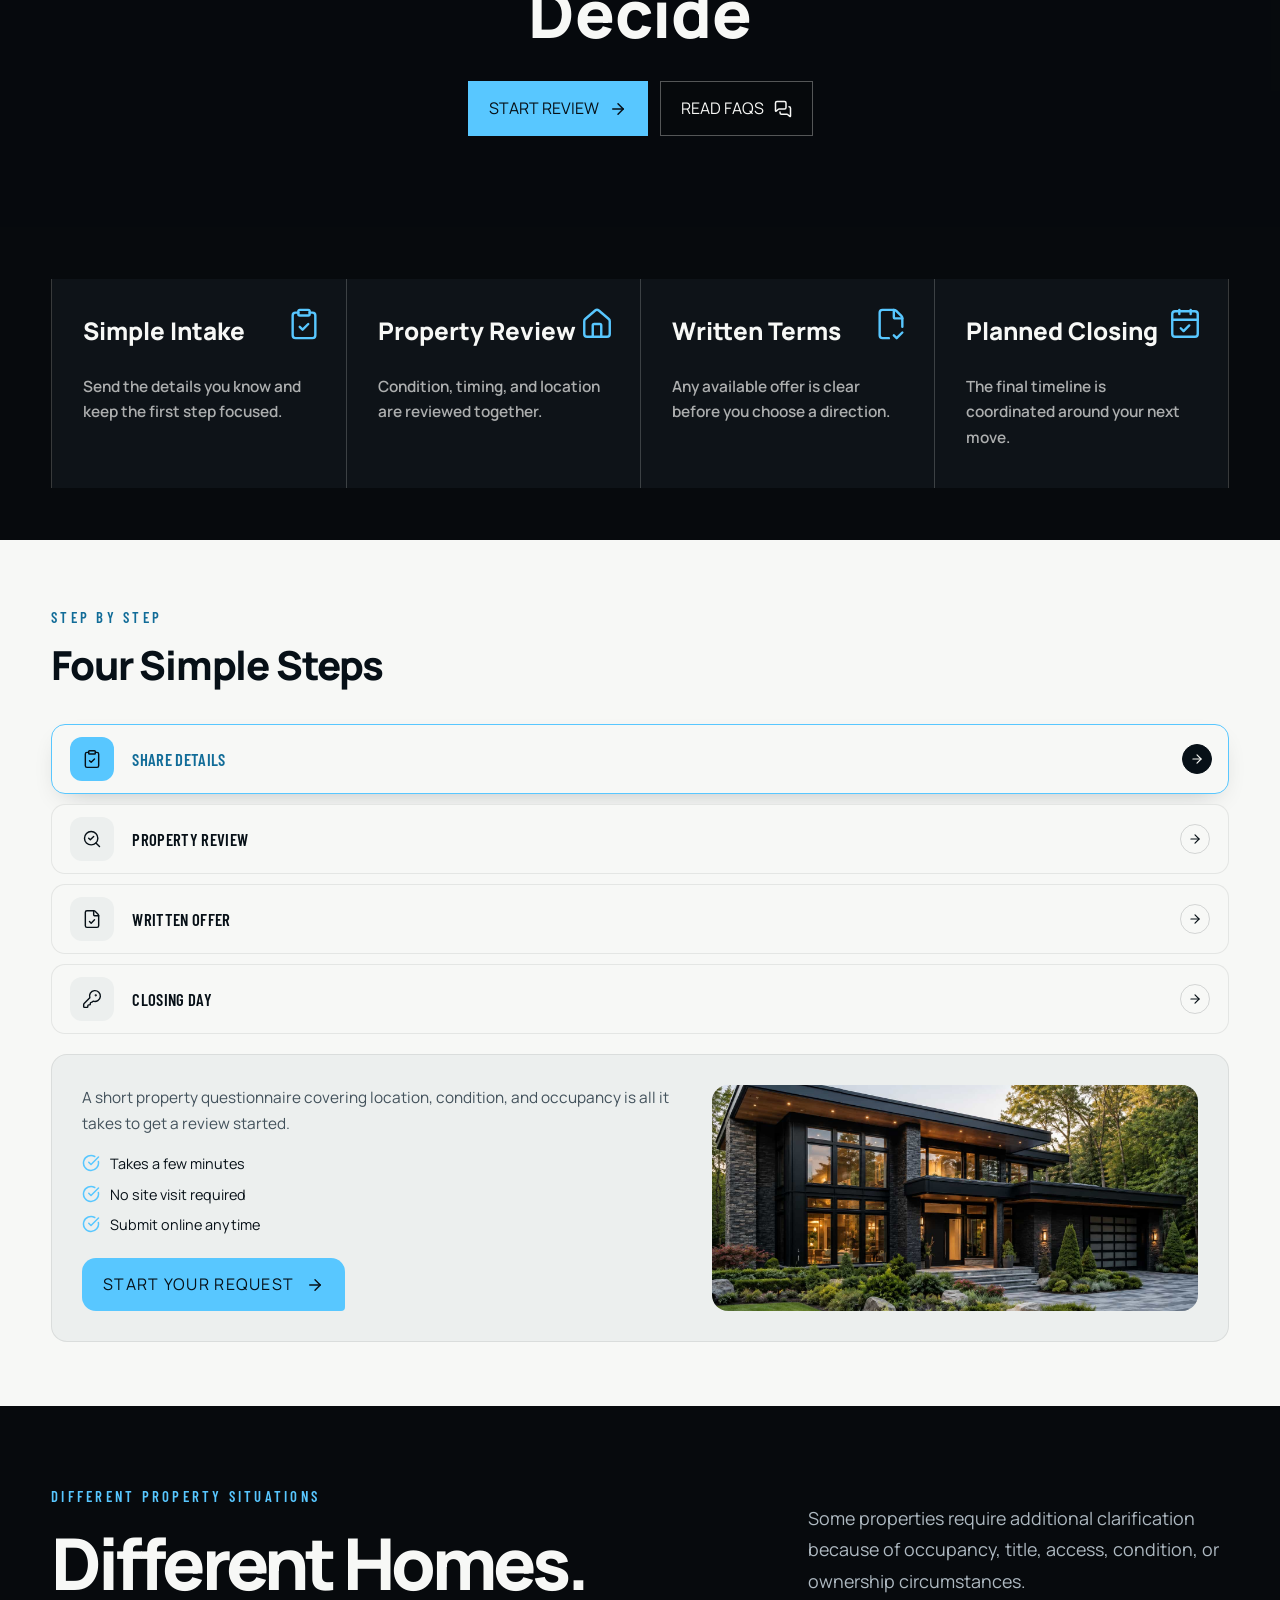
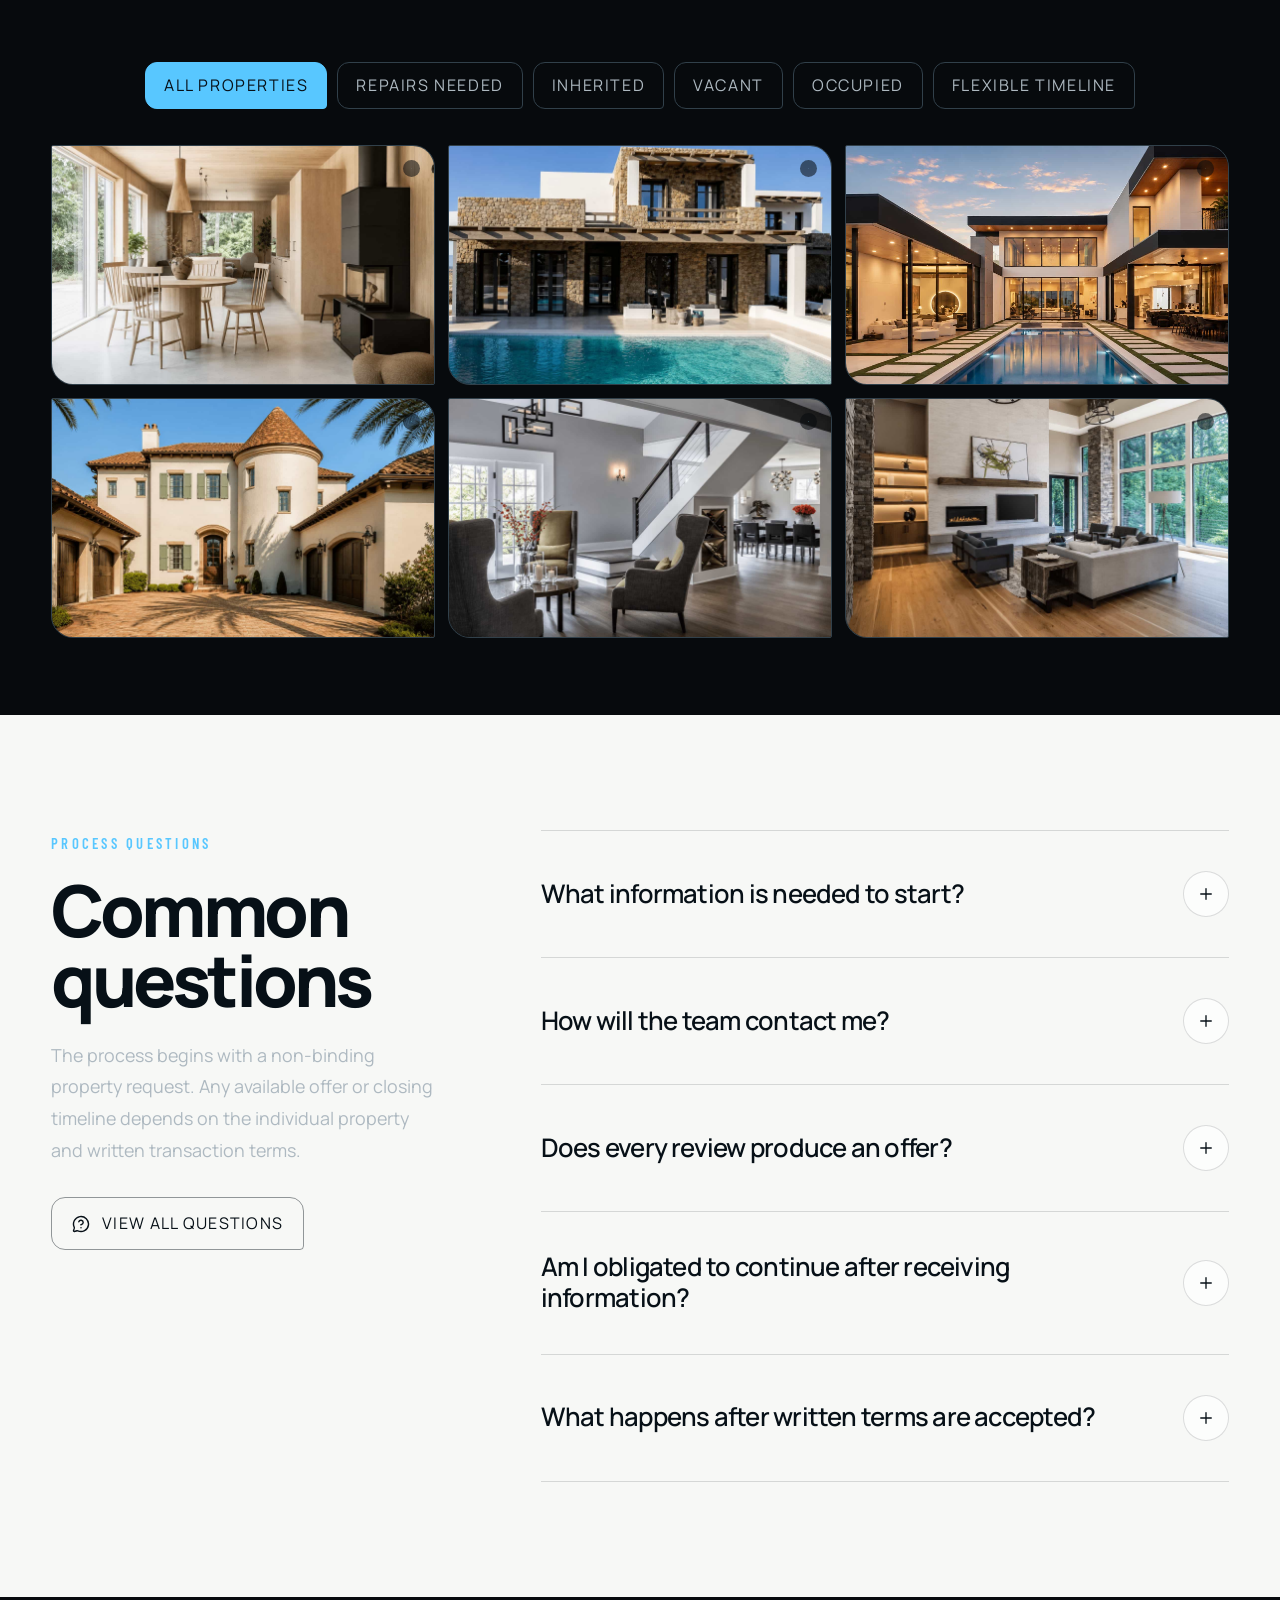
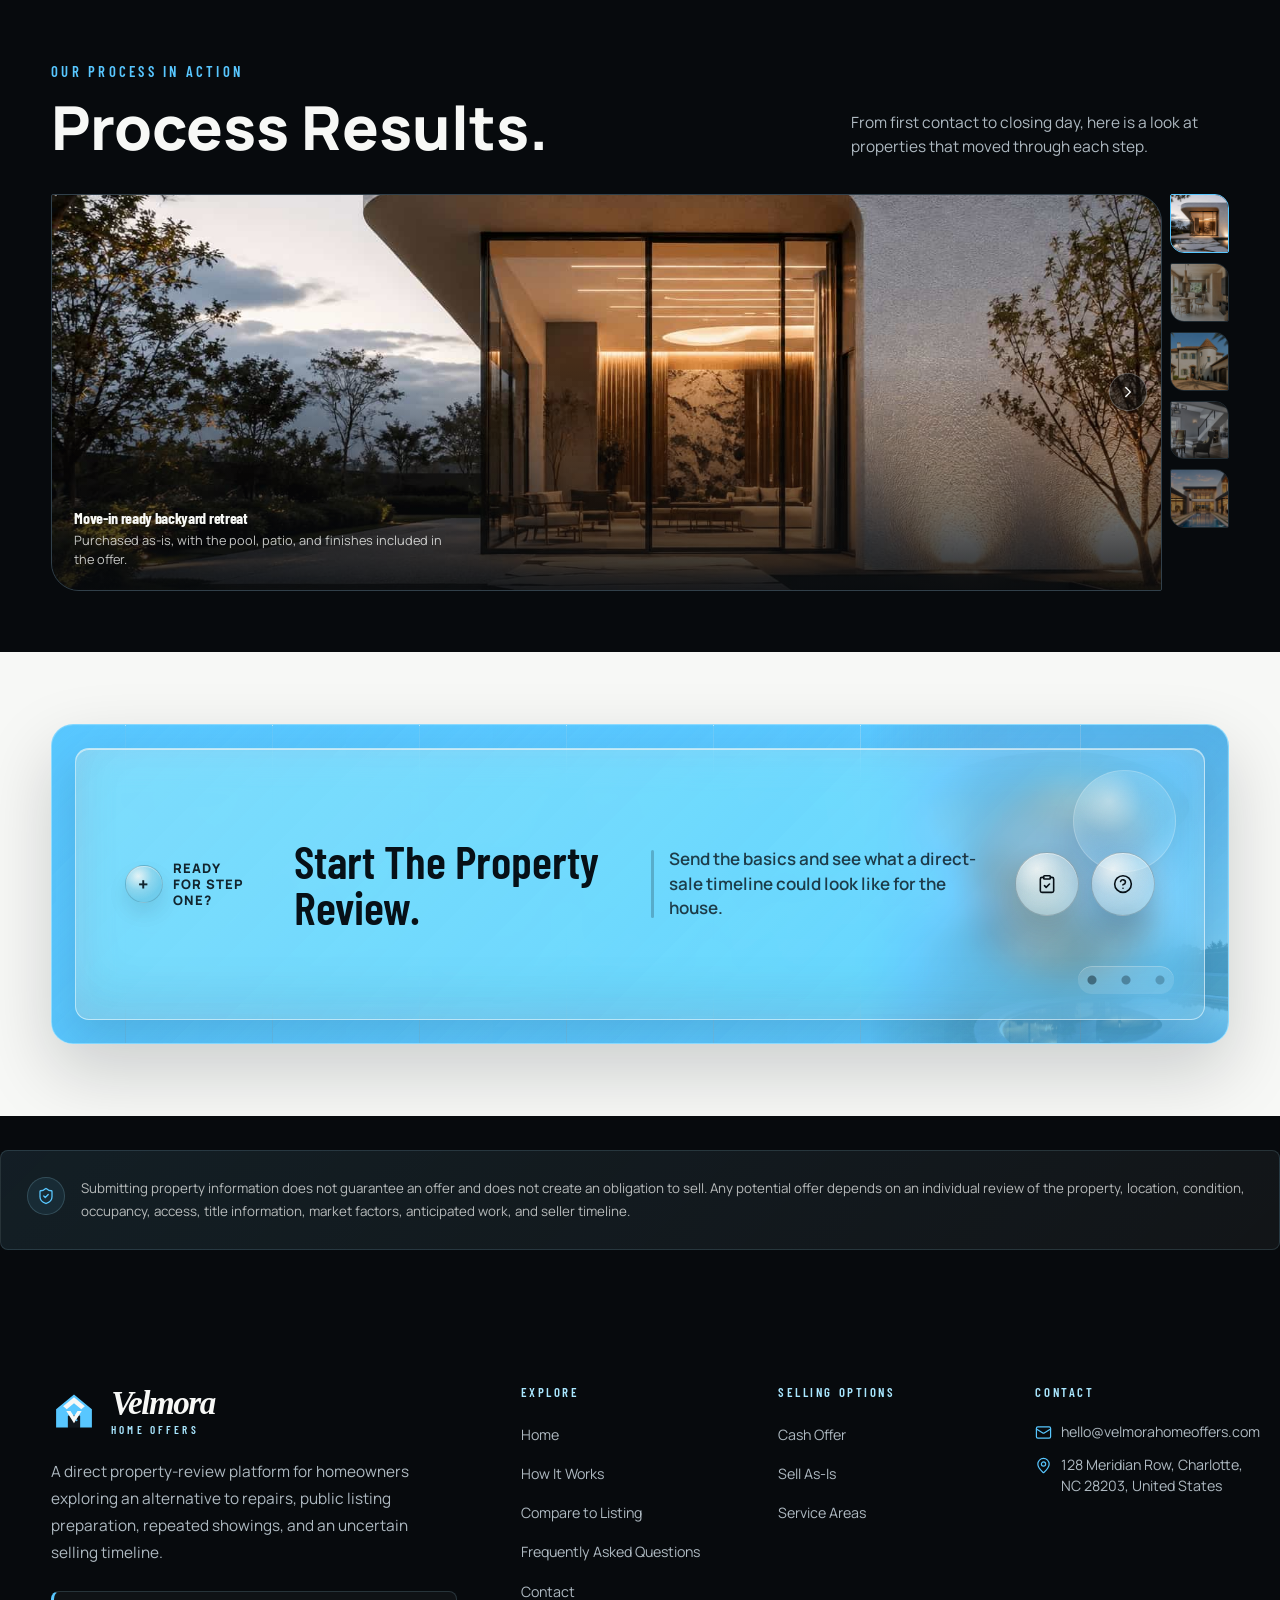
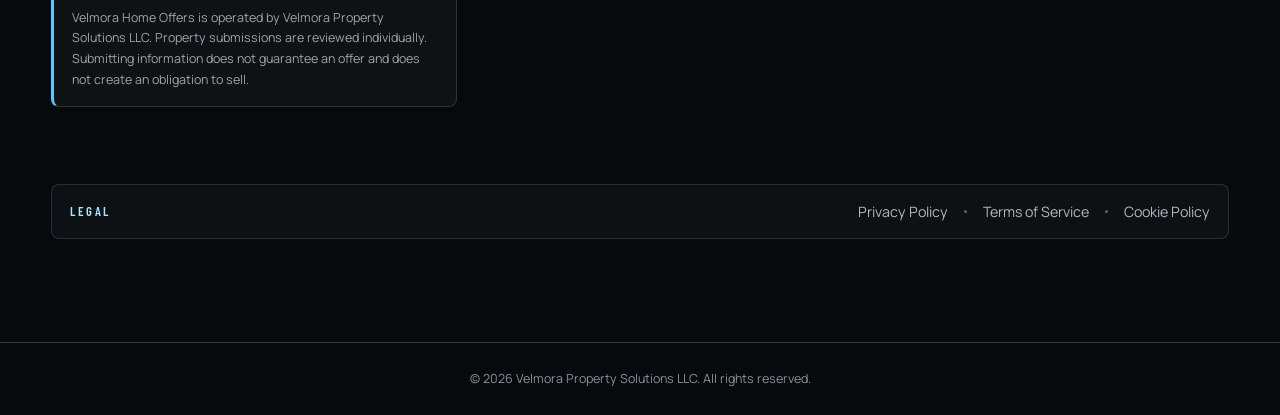
<file: how-it-works.html>
<!DOCTYPE html>
<html lang="en" class="no-js">

<head>
    <meta charset="UTF-8">
    <meta name="viewport" content="width=device-width, initial-scale=1.0">

    <title>How It Works | Velmora Home Offers</title>

    <meta name="description"
        content="Learn how the Velmora Home Offers property-review process works, from submitting house details to reviewing written terms and coordinating closing.">

    <meta name="robots" content="index, follow">
    <meta name="theme-color" content="#070A0D">

    <meta property="og:type" content="website">

    <meta property="og:title" content="How It Works | Velmora Home Offers">

    <meta property="og:description"
        content="Understand each stage of the direct property-sale review before sharing your house details or deciding whether to continue.">

    <meta property="og:url" content="https://www.velmorahomeoffers.com/how-it-works.html">

    <meta property="og:image" content="https://www.velmorahomeoffers.com/assets/images/home-hero-a.jpg">

    <meta property="og:image:alt" content="Velmora Home Offers direct property-sale process">

    <meta property="og:site_name" content="Velmora Home Offers">

    <meta name="twitter:card" content="summary_large_image">

    <meta name="twitter:title" content="How It Works | Velmora Home Offers">

    <meta name="twitter:description"
        content="Review the direct-sale process from property submission through written terms and closing coordination.">

    <meta name="twitter:image" content="https://www.velmorahomeoffers.com/assets/images/home-hero-a.jpg">

    <link rel="canonical" href="https://www.velmorahomeoffers.com/how-it-works.html">

    <link rel="icon" type="image/svg+xml" href="assets/icons/favicon.svg">

    <link rel="preload" href="assets/images/how-it-works-hero-a.jpg" as="image" type="image/jpeg">
    <link rel="preload" href="assets/images/how-it-works-editorial.jpg" as="image" type="image/jpeg">

    <link rel="stylesheet" href="assets/vendor/aos/aos.css">
    <link rel="stylesheet" href="assets/vendor/swiper/swiper-bundle.min.css">
    <link rel="stylesheet" href="assets/css/global.css">
    <link rel="stylesheet" href="assets/css/trivision-hero.css">
    <link rel="stylesheet" href="assets/css/billboard-cta.css">
    <link rel="stylesheet" href="assets/css/services.css">

    <script src="config/config.js"></script>
    <script src="assets/vendor/aos/aos.js" defer></script>
    <script src="assets/vendor/swiper/swiper-bundle.min.js" defer></script>
    <script src="assets/vendor/lucide/lucide.min.js" defer></script>
    <script src="assets/js/app.js" defer></script>
    <script src="assets/js/trivision-hero.js" defer></script>
    <script src="assets/js/billboard-cta.js" defer></script>
    <script src="assets/js/services.js" defer></script>
</head>

<body>
    <a class="site-skip-link" href="#main-content">
        Skip to main content
    </a>

    <header data-site-header></header>

    <div data-mobile-menu></div>

    <main class="service-main" id="main-content">
        <article class="service-page service-page--stacked-process">
            <section class="trivision-hero" aria-labelledby="how-it-works-hero-title" data-trivision-hero
                data-trivision-hero-key="howItWorksPage">
                <div class="trivision-hero__stage" data-trivision-stage aria-hidden="true">
                    <img class="trivision-hero__fallback" data-trivision-fallback
                        src="assets/images/how-it-works-hero-a.jpg" alt="" width="1920" height="1080"
                        fetchpriority="high">

                    <div class="trivision-hero__slats" data-trivision-slats></div>
                </div>

                <div class="trivision-hero__overlay" aria-hidden="true"></div>

                <div class="trivision-hero__content-wrap">
                    <div class="trivision-hero__content" data-trivision-content>
                        <span class="site-eyebrow trivision-hero__eyebrow" data-trivision-eyebrow>
                            The direct-sale process
                        </span>

                        <h1 class="trivision-hero__title" id="how-it-works-hero-title" data-trivision-title>
                            How It Works
                        </h1>

                        <p class="trivision-hero__text" data-trivision-text>
                            Understand each stage before sharing the property details or
                            deciding whether a direct sale fits your plans.
                        </p>

                        <div class="trivision-hero__actions">
                            <a class="site-button site-button--sky" href="contact.html#property-offer-form"
                                data-trivision-primary>
                                <i data-lucide="clipboard-check" aria-hidden="true"></i>

                                <span data-trivision-primary-label>
                                    Request a Property Review
                                </span>
                            </a>

                            <a class="site-button site-button--outline" href="#process-overview"
                                data-trivision-secondary>
                                <i data-lucide="search-check" aria-hidden="true"></i>

                                <span data-trivision-secondary-label>
                                    Review the Stages
                                </span>
                            </a>
                        </div>
                    </div>
                </div>

                <div class="trivision-hero__dots" data-trivision-dots aria-label="Choose a hero slide">
                    <button class="trivision-hero__dot is-active" type="button" data-trivision-dot="0"
                        aria-label="Show slide 1" aria-current="true"></button>

                    <button class="trivision-hero__dot" type="button" data-trivision-dot="1"
                        aria-label="Show slide 2"></button>

                    <button class="trivision-hero__dot" type="button" data-trivision-dot="2"
                        aria-label="Show slide 3"></button>
                </div>
            </section>

            <section class="contact-marquee" aria-label="Contact and property review information">
                <div class="contact-marquee__viewport" aria-hidden="true">
                    <div class="contact-marquee__track">
                        <div class="contact-marquee__group">
                            <span class="contact-marquee__text">
                                Tell Us About the Property
                            </span>
            
                            <span class="contact-marquee__icon">
                                <i data-lucide="house"></i>
                            </span>
            
                            <span class="contact-marquee__text contact-marquee__text--sky">
                                Start With the Address
                            </span>
            
                            <span class="contact-marquee__separator"></span>
            
                            <span class="contact-marquee__text contact-marquee__text--outline">
                                Share Your Timeline
                            </span>
            
                            <span class="contact-marquee__icon contact-marquee__icon--dark">
                                <i data-lucide="mail"></i>
                            </span>
            
                            <span class="contact-marquee__text">
                                Clear Email Communication
                            </span>
            
                            <span class="contact-marquee__separator contact-marquee__separator--light"></span>
            
                            <span class="contact-marquee__text contact-marquee__text--sky">
                                Property Review
                            </span>
            
                            <span class="contact-marquee__icon">
                                <i data-lucide="key-round"></i>
                            </span>
                        </div>
            
                        <div class="contact-marquee__group" aria-hidden="true">
                            <span class="contact-marquee__text">
                                Tell Us About the Property
                            </span>
            
                            <span class="contact-marquee__icon">
                                <i data-lucide="house"></i>
                            </span>
            
                            <span class="contact-marquee__text contact-marquee__text--sky">
                                Start With the Address
                            </span>
            
                            <span class="contact-marquee__separator"></span>
            
                            <span class="contact-marquee__text contact-marquee__text--outline">
                                Share Your Timeline
                            </span>
            
                            <span class="contact-marquee__icon contact-marquee__icon--dark">
                                <i data-lucide="mail"></i>
                            </span>
            
                            <span class="contact-marquee__text">
                                Clear Email Communication
                            </span>
            
                            <span class="contact-marquee__separator contact-marquee__separator--light"></span>
            
                            <span class="contact-marquee__text contact-marquee__text--sky">
                                Property Review
                            </span>
            
                            <span class="contact-marquee__icon">
                                <i data-lucide="key-round"></i>
                            </span>
                        </div>
                    </div>
                </div>
            
                <p class="contact-marquee__accessible-text">
                    Tell Velmora Home Offers about the property address, current condition,
                    and preferred selling timeline.
                </p>
            </section>

                        <section class="parallax-strip site-text-center" aria-labelledby="process-parallax-title">
                            <div class="parallax-strip__frame" role="img" aria-label="Glass-walled modern home overlooking mountains at dusk"
                                style="background-image: url('assets/images/how-it-works-hero-b.jpg');"></div>
                        
                            <div class="parallax-strip__body">
                                <div class="site-container-narrow">
                                    <span class="site-eyebrow">
                                        The Process
                                    </span>
                        
                                    <h2 class="parallax-strip__heading" id="process-parallax-title">
                                        A <em>Clear</em> Path Forward
                                    </h2>
                        
                                    <p class="site-copy">
                                        Every sale follows the same three-part path: a quick property
                                        review, a no-obligation cash offer, and a closing date set on
                                        your schedule. Nothing about the process is left to guesswork.
                                    </p>
                                </div>
                            </div>
                        
                            <div class="parallax-strip__frame" role="img" aria-label="Stone gabled home with tall glass windows in daylight"
                                style="background-image: url('assets/images/how-it-works-hero-c.jpg');">
                                <span class="parallax-strip__frame-caption">
                                    <span>Three Steps, No Surprises</span>
                                </span>
                            </div>
                        </section>

                        <section class="site-section service-testimonials" aria-label="Seller experiences" data-service-testimonials>
                            <div class="site-container-wide">
                                <div class="service-testimonials__panel">
                                    <figure class="service-testimonials__photo">
                                        <img src="assets/images/contact-property-review.jpg"
                                            alt="Homeowners walking through a bright, modern living space with their agent during a property review"
                                            width="1536" height="1024" loading="lazy">
                                    </figure>
                        
                                    <div class="service-testimonials__card">
                                        <span class="service-testimonials__mark" aria-hidden="true">
                                            <i data-lucide="quote"></i>
                                        </span>
                        
                                        <div class="swiper service-testimonials__slider" data-service-testimonials-slider>
                                            <div class="swiper-wrapper">
                                                <div class="swiper-slide service-testimonials__slide">
                                                    <div class="service-testimonials__person">
                                                        <span class="service-testimonials__avatar">
                                                            <i data-lucide="thumbs-up" aria-hidden="true"></i>
                                                        </span>
                        
                                                        <span class="service-testimonials__id">
                                                            <span class="service-testimonials__name">
                                                                Marcus Bennett
                                                            </span>
                                                            <span class="service-testimonials__role">
                                                                Homeowner, Charlotte NC
                                                            </span>
                                                        </span>
                                                    </div>
                        
                                                    <div class="service-testimonials__rating" role="img" aria-label="5 out of 5 stars">
                                                        <i data-lucide="star" aria-hidden="true"></i>
                                                        <i data-lucide="star" aria-hidden="true"></i>
                                                        <i data-lucide="star" aria-hidden="true"></i>
                                                        <i data-lucide="star" aria-hidden="true"></i>
                                                        <i data-lucide="star" aria-hidden="true"></i>
                                                    </div>
                        
                                                    <blockquote class="service-testimonials__quote">
                                                        No repairs, no showings, no waiting. We had a written
                                                        offer in two days and closed on our own schedule.
                                                    </blockquote>
                                                </div>
                        
                                                <div class="swiper-slide service-testimonials__slide">
                                                    <div class="service-testimonials__person">
                                                        <span class="service-testimonials__avatar">
                                                            <i data-lucide="heart-handshake" aria-hidden="true"></i>
                                                        </span>
                        
                                                        <span class="service-testimonials__id">
                                                            <span class="service-testimonials__name">
                                                                Denise Carter
                                                            </span>
                                                            <span class="service-testimonials__role">
                                                                Inherited Property Seller
                                                            </span>
                                                        </span>
                                                    </div>
                        
                                                    <div class="service-testimonials__rating" role="img" aria-label="5 out of 5 stars">
                                                        <i data-lucide="star" aria-hidden="true"></i>
                                                        <i data-lucide="star" aria-hidden="true"></i>
                                                        <i data-lucide="star" aria-hidden="true"></i>
                                                        <i data-lucide="star" aria-hidden="true"></i>
                                                        <i data-lucide="star" aria-hidden="true"></i>
                                                    </div>
                        
                                                    <blockquote class="service-testimonials__quote">
                                                        Every step was explained clearly. It felt like a fair,
                                                        honest process from the first call through closing.
                                                    </blockquote>
                                                </div>
                        
                                                <div class="swiper-slide service-testimonials__slide">
                                                    <div class="service-testimonials__person">
                                                        <span class="service-testimonials__avatar">
                                                            <i data-lucide="party-popper" aria-hidden="true"></i>
                                                        </span>
                        
                                                        <span class="service-testimonials__id">
                                                            <span class="service-testimonials__name">
                                                                Tom Ibarra
                                                            </span>
                                                            <span class="service-testimonials__role">
                                                                Relocated for Work
                                                            </span>
                                                        </span>
                                                    </div>
                        
                                                    <div class="service-testimonials__rating" role="img" aria-label="5 out of 5 stars">
                                                        <i data-lucide="star" aria-hidden="true"></i>
                                                        <i data-lucide="star" aria-hidden="true"></i>
                                                        <i data-lucide="star" aria-hidden="true"></i>
                                                        <i data-lucide="star" aria-hidden="true"></i>
                                                        <i data-lucide="star" aria-hidden="true"></i>
                                                    </div>
                        
                                                    <blockquote class="service-testimonials__quote">
                                                        We needed to move fast. The team made a stressful sale
                                                        feel completely manageable, start to finish.
                                                    </blockquote>
                                                </div>
                                            </div>
                                        </div>
                        
                                        <div class="service-testimonials__pagination swiper-pagination" data-service-testimonials-pagination
                                            aria-label="Testimonial navigation"></div>
                                    </div>
                                </div>
                            </div>
                        </section>

            <section class="service-explore" aria-label="Explore our services">
                <div class="site-container-wide">
                    <ul class="service-explore__grid">
                        <li>
                            <a class="service-explore__link" href="get-a-cash-offer.html">
                                <span class="service-explore__circle-wrap">
                                    <span class="service-explore__circle">
                                        <span class="service-explore__photo"
                                            style="background-image: url('assets/images/home-hero-a.jpg');"></span>

                                        <span class="service-explore__icon">
                                            <i data-lucide="hand-coins" aria-hidden="true"></i>
                                        </span>
                                    </span>

                                    <span class="service-explore__tag" aria-hidden="true">
                                        Cash Offer
                                    </span>
                                </span>

                                <span class="service-explore__label">
                                    Cash Offer
                                </span>

                                <span class="service-explore__count">
                                    Fast &amp; Fair
                                </span>
                            </a>
                        </li>

                        <li>
                            <a class="service-explore__link" href="sell-house-as-is.html">
                                <span class="service-explore__circle-wrap">
                                    <span class="service-explore__circle">
                                        <span class="service-explore__photo"
                                            style="background-image: url('assets/images/contact-hero-c.jpg');"></span>

                                        <span class="service-explore__icon">
                                            <i data-lucide="hammer" aria-hidden="true"></i>
                                        </span>
                                    </span>

                                    <span class="service-explore__tag" aria-hidden="true">
                                        Sell As-Is
                                    </span>
                                </span>

                                <span class="service-explore__label">
                                    Sell As-Is
                                </span>

                                <span class="service-explore__count">
                                    No Repairs Needed
                                </span>
                            </a>
                        </li>

                        <li>
                            <a class="service-explore__link" href="we-buy-houses-in-your-area.html">
                                <span class="service-explore__circle-wrap">
                                    <span class="service-explore__circle">
                                        <span class="service-explore__photo"
                                            style="background-image: url('assets/images/home-hero-b.jpg');"></span>

                                        <span class="service-explore__icon">
                                            <i data-lucide="map-pin" aria-hidden="true"></i>
                                        </span>
                                    </span>

                                    <span class="service-explore__tag" aria-hidden="true">
                                        Your Area
                                    </span>
                                </span>

                                <span class="service-explore__label">
                                    Your Area
                                </span>

                                <span class="service-explore__count">
                                    Local Coverage
                                </span>
                            </a>
                        </li>

                        <li>
                            <a class="service-explore__link" href="compare-to-listing.html">
                                <span class="service-explore__circle-wrap">
                                    <span class="service-explore__circle">
                                        <span class="service-explore__photo"
                                            style="background-image: url('assets/images/contact-hero-b.jpg');"></span>

                                        <span class="service-explore__icon">
                                            <i data-lucide="columns-2" aria-hidden="true"></i>
                                        </span>
                                    </span>

                                    <span class="service-explore__tag" aria-hidden="true">
                                        Compare
                                    </span>
                                </span>

                                <span class="service-explore__label">
                                    Compare
                                </span>

                                <span class="service-explore__count">
                                    Side-by-Side
                                </span>
                            </a>
                        </li>

                        <li>
                            <a class="service-explore__link" href="frequently-asked-questions.html">
                                <span class="service-explore__circle-wrap">
                                    <span class="service-explore__circle">
                                        <span class="service-explore__photo"
                                            style="background-image: url('assets/images/contact-collab-portrait.jpg');"></span>

                                        <span class="service-explore__icon">
                                            <i data-lucide="circle-help" aria-hidden="true"></i>
                                        </span>
                                    </span>

                                    <span class="service-explore__tag" aria-hidden="true">
                                        FAQs
                                    </span>
                                </span>

                                <span class="service-explore__label">
                                    FAQs
                                </span>

                                <span class="service-explore__count">
                                    Quick Answers
                                </span>
                            </a>
                        </li>
                    </ul>
                </div>
            </section>

            <section class="selling-experience selling-experience--process" aria-labelledby="process-experience-title">
                <div class="selling-experience__visual"
                    style="background-image: url('assets/images/how-it-works-hero-c.jpg');">
                    <div class="site-container-wide selling-experience__visual-inner">
                        <span class="site-eyebrow">
                            Process Confidence
                        </span>

                        <h2 class="selling-experience__heading" id="process-experience-title">
                            Know Every Step Before You Decide
                        </h2>

                        <div class="selling-experience__actions">
                            <a class="selling-experience__button selling-experience__button--primary"
                                href="contact.html#property-offer-form">
                                Start Review
                                <i data-lucide="arrow-right" aria-hidden="true"></i>
                            </a>

                            <a class="selling-experience__button selling-experience__button--ghost"
                                href="frequently-asked-questions.html">
                                Read FAQs
                                <i data-lucide="messages-square" aria-hidden="true"></i>
                            </a>
                        </div>
                    </div>
                </div>

                <div class="selling-experience__cards-band">
                    <div class="site-container-wide">
                        <div class="selling-experience__cards">
                            <article class="selling-experience-card">
                                <i class="selling-experience-card__icon" data-lucide="clipboard-check"
                                    aria-hidden="true"></i>
                                <h3 class="selling-experience-card__title">
                                    Simple Intake
                                </h3>
                                <p class="selling-experience-card__text">
                                    Send the details you know and keep the first step focused.
                                </p>
                            </article>

                            <article class="selling-experience-card">
                                <i class="selling-experience-card__icon" data-lucide="home" aria-hidden="true"></i>
                                <h3 class="selling-experience-card__title">
                                    Property Review
                                </h3>
                                <p class="selling-experience-card__text">
                                    Condition, timing, and location are reviewed together.
                                </p>
                            </article>

                            <article class="selling-experience-card">
                                <i class="selling-experience-card__icon" data-lucide="file-check-2"
                                    aria-hidden="true"></i>
                                <h3 class="selling-experience-card__title">
                                    Written Terms
                                </h3>
                                <p class="selling-experience-card__text">
                                    Any available offer is clear before you choose a direction.
                                </p>
                            </article>

                            <article class="selling-experience-card">
                                <i class="selling-experience-card__icon" data-lucide="calendar-check"
                                    aria-hidden="true"></i>
                                <h3 class="selling-experience-card__title">
                                    Planned Closing
                                </h3>
                                <p class="selling-experience-card__text">
                                    The final timeline is coordinated around your next move.
                                </p>
                            </article>
                        </div>
                    </div>
                </div>
            </section>

            <section class="service-tabs" data-service-tabs aria-label="The four-step process">
                <div class="site-container-wide">
                    <div class="service-tabs__head">
                        <span class="site-eyebrow">
                            Step By Step
                        </span>

                        <h2 class="service-tabs__heading">
                            Four Simple Steps
                        </h2>
                    </div>

                    <div class="service-tabs__layout">
                        <ul class="service-tabs__list" role="tablist">
                            <li class="service-tabs__row is-active" data-service-tabs-row="how-tab-1">
                                <button class="service-tabs__row-btn" type="button" role="tab"
                                    id="how-tab-1-label" aria-controls="how-tab-1" aria-selected="true"
                                    tabindex="0" data-service-tabs-button>
                                    <span class="service-tabs__row-icon">
                                        <i data-lucide="clipboard-check" aria-hidden="true"></i>
                                    </span>

                                    <span class="service-tabs__row-title">
                                        Share Details
                                    </span>

                                    <span class="service-tabs__row-arrow">
                                        <i data-lucide="arrow-right" aria-hidden="true"></i>
                                    </span>
                                </button>
                            </li>

                            <li class="service-tabs__row" data-service-tabs-row="how-tab-2">
                                <button class="service-tabs__row-btn" type="button" role="tab"
                                    id="how-tab-2-label" aria-controls="how-tab-2" aria-selected="false"
                                    tabindex="-1" data-service-tabs-button>
                                    <span class="service-tabs__row-icon">
                                        <i data-lucide="search-check" aria-hidden="true"></i>
                                    </span>

                                    <span class="service-tabs__row-title">
                                        Property Review
                                    </span>

                                    <span class="service-tabs__row-arrow">
                                        <i data-lucide="arrow-right" aria-hidden="true"></i>
                                    </span>
                                </button>
                            </li>

                            <li class="service-tabs__row" data-service-tabs-row="how-tab-3">
                                <button class="service-tabs__row-btn" type="button" role="tab"
                                    id="how-tab-3-label" aria-controls="how-tab-3" aria-selected="false"
                                    tabindex="-1" data-service-tabs-button>
                                    <span class="service-tabs__row-icon">
                                        <i data-lucide="file-check" aria-hidden="true"></i>
                                    </span>

                                    <span class="service-tabs__row-title">
                                        Written Offer
                                    </span>

                                    <span class="service-tabs__row-arrow">
                                        <i data-lucide="arrow-right" aria-hidden="true"></i>
                                    </span>
                                </button>
                            </li>

                            <li class="service-tabs__row" data-service-tabs-row="how-tab-4">
                                <button class="service-tabs__row-btn" type="button" role="tab"
                                    id="how-tab-4-label" aria-controls="how-tab-4" aria-selected="false"
                                    tabindex="-1" data-service-tabs-button>
                                    <span class="service-tabs__row-icon">
                                        <i data-lucide="key-round" aria-hidden="true"></i>
                                    </span>

                                    <span class="service-tabs__row-title">
                                        Closing Day
                                    </span>

                                    <span class="service-tabs__row-arrow">
                                        <i data-lucide="arrow-right" aria-hidden="true"></i>
                                    </span>
                                </button>
                            </li>
                        </ul>

                        <div class="service-tabs__panels">
                            <div class="service-tabs__panel is-active" role="tabpanel" id="how-tab-1"
                                aria-labelledby="how-tab-1-label" data-service-tabs-panel="how-tab-1">
                                <div class="service-tabs__panel-text">
                                    <p class="service-tabs__panel-copy">
                                        A short property questionnaire covering location,
                                        condition, and occupancy is all it takes to get a review
                                        started.
                                    </p>

                                    <ul class="service-tabs__checklist">
                                        <li>
                                            <i data-lucide="check-circle" aria-hidden="true"></i>
                                            Takes a few minutes
                                        </li>

                                        <li>
                                            <i data-lucide="check-circle" aria-hidden="true"></i>
                                            No site visit required
                                        </li>

                                        <li>
                                            <i data-lucide="check-circle" aria-hidden="true"></i>
                                            Submit online anytime
                                        </li>
                                    </ul>

                                    <a class="site-button site-button--sky service-tabs__btn"
                                        href="contact.html#property-offer-form">
                                        Start Your Request
                                        <i data-lucide="arrow-right" aria-hidden="true"></i>
                                    </a>
                                </div>

                                <div class="service-tabs__panel-photo"
                                    style="background-image: url('assets/images/how-it-works-editorial.jpg');"
                                    role="img" aria-label="Modern stone and wood home exterior in daylight"></div>
                            </div>

                            <div class="service-tabs__panel" role="tabpanel" id="how-tab-2"
                                aria-labelledby="how-tab-2-label" data-service-tabs-panel="how-tab-2">
                                <div class="service-tabs__panel-text">
                                    <p class="service-tabs__panel-copy">
                                        Reported details are checked against recent local sales
                                        and current condition to shape a fair, accurate offer.
                                    </p>

                                    <ul class="service-tabs__checklist">
                                        <li>
                                            <i data-lucide="check-circle" aria-hidden="true"></i>
                                            Local market comparison
                                        </li>

                                        <li>
                                            <i data-lucide="check-circle" aria-hidden="true"></i>
                                            Condition factored in
                                        </li>

                                        <li>
                                            <i data-lucide="check-circle" aria-hidden="true"></i>
                                            No hidden assumptions
                                        </li>
                                    </ul>

                                    <a class="site-button site-button--sky service-tabs__btn"
                                        href="get-a-cash-offer.html">
                                        See Offer Factors
                                        <i data-lucide="arrow-right" aria-hidden="true"></i>
                                    </a>
                                </div>

                                <div class="service-tabs__panel-photo"
                                    style="background-image: url('assets/images/situation-condition.jpg');"
                                    role="img" aria-label="Cozy living room interior with a stone fireplace"></div>
                            </div>

                            <div class="service-tabs__panel" role="tabpanel" id="how-tab-3"
                                aria-labelledby="how-tab-3-label" data-service-tabs-panel="how-tab-3">
                                <div class="service-tabs__panel-text">
                                    <p class="service-tabs__panel-copy">
                                        A no-obligation cash offer arrives in writing, with clear
                                        numbers and terms to review at your own pace.
                                    </p>

                                    <ul class="service-tabs__checklist">
                                        <li>
                                            <i data-lucide="check-circle" aria-hidden="true"></i>
                                            No obligation to accept
                                        </li>

                                        <li>
                                            <i data-lucide="check-circle" aria-hidden="true"></i>
                                            Terms in plain language
                                        </li>

                                        <li>
                                            <i data-lucide="check-circle" aria-hidden="true"></i>
                                            Time to review and ask questions
                                        </li>
                                    </ul>

                                    <a class="site-button site-button--sky service-tabs__btn"
                                        href="compare-to-listing.html">
                                        Compare Your Options
                                        <i data-lucide="arrow-right" aria-hidden="true"></i>
                                    </a>
                                </div>

                                <div class="service-tabs__panel-photo"
                                    style="background-image: url('assets/images/situation-relocation.jpg');"
                                    role="img" aria-label="Elegant sitting room interior with a staircase"></div>
                            </div>

                            <div class="service-tabs__panel" role="tabpanel" id="how-tab-4"
                                aria-labelledby="how-tab-4-label" data-service-tabs-panel="how-tab-4">
                                <div class="service-tabs__panel-text">
                                    <p class="service-tabs__panel-copy">
                                        Once terms are accepted, title work and documentation move
                                        forward toward a closing date set on your schedule.
                                    </p>

                                    <ul class="service-tabs__checklist">
                                        <li>
                                            <i data-lucide="check-circle" aria-hidden="true"></i>
                                            Coordinated title work
                                        </li>

                                        <li>
                                            <i data-lucide="check-circle" aria-hidden="true"></i>
                                            Closing date you choose
                                        </li>

                                        <li>
                                            <i data-lucide="check-circle" aria-hidden="true"></i>
                                            Funds at closing
                                        </li>
                                    </ul>

                                    <a class="site-button site-button--sky service-tabs__btn"
                                        href="frequently-asked-questions.html">
                                        Read Common Questions
                                        <i data-lucide="arrow-right" aria-hidden="true"></i>
                                    </a>
                                </div>

                                <div class="service-tabs__panel-photo"
                                    style="background-image: url('assets/images/situation-vacant.jpg');" role="img"
                                    aria-label="Mediterranean-style villa with palm trees in daylight"></div>
                            </div>
                        </div>
                    </div>
                </div>
            </section>

            <section class="site-section service-property-gallery" aria-labelledby="process-situations-title"
                data-property-gallery>
                <div class="site-container-wide">
                    <div class="site-section-header">
                        <div>
                            <span class="site-eyebrow">
                                Different property situations
                            </span>

                            <h2 class="site-heading" id="process-situations-title">
                                Different Homes.
                            </h2>
                        </div>

                        <p class="site-copy">
                            Some properties require additional clarification because of
                            occupancy, title, access, condition, or ownership circumstances.
                        </p>
                    </div>

                    <div class="service-property-gallery__filters" role="group" aria-label="Filter property situations">
                        <button class="service-property-gallery__filter is-active" type="button"
                            data-property-filter="all" aria-pressed="true">
                            All Properties
                        </button>

                        <button class="service-property-gallery__filter" type="button" data-property-filter="repairs"
                            aria-pressed="false">
                            Repairs Needed
                        </button>

                        <button class="service-property-gallery__filter" type="button"
                            data-property-filter="inherited" aria-pressed="false">
                            Inherited
                        </button>

                        <button class="service-property-gallery__filter" type="button" data-property-filter="vacant"
                            aria-pressed="false">
                            Vacant
                        </button>

                        <button class="service-property-gallery__filter" type="button"
                            data-property-filter="occupied" aria-pressed="false">
                            Occupied
                        </button>

                        <button class="service-property-gallery__filter" type="button"
                            data-property-filter="timeline" aria-pressed="false">
                            Flexible Timeline
                        </button>
                    </div>

                    <div class="service-property-gallery__grid">
                        <article class="service-property-gallery__item" data-property-category="all inherited">
                            <a class="service-property-gallery-card" href="contact.html#property-offer-form">
                                <img class="service-property-gallery-card__image"
                                    src="assets/images/situation-inherited.jpg"
                                    alt="Illustrated house with a front picket fence, representing an inherited family property"
                                    width="900" height="1200" loading="lazy">

                                <i class="service-property-gallery-card__icon" data-lucide="key-round"
                                    aria-hidden="true"></i>

                                <span class="service-property-gallery-card__overlay" aria-hidden="true"></span>

                                <span class="service-property-gallery-card__content">
                                    <span class="service-property-gallery-card__category">
                                        Inherited
                                    </span>

                                    <span class="service-property-gallery-card__title">
                                        Inherited Property
                                    </span>

                                    <span class="service-property-gallery-card__text">
                                        Ownership documents, probate status, and multiple heirs may
                                        affect the review and closing path.
                                    </span>

                                    <span class="service-property-gallery-card__link">
                                        Start a Property Review
                                    </span>
                                </span>
                            </a>
                        </article>

                        <article class="service-property-gallery__item" data-property-category="all occupied">
                            <a class="service-property-gallery-card" href="contact.html#property-offer-form">
                                <img class="service-property-gallery-card__image"
                                    src="assets/images/situation-tenant.jpg"
                                    alt="Illustrated house with lit windows, representing a tenant-occupied property"
                                    width="900" height="1200" loading="lazy">

                                <i class="service-property-gallery-card__icon" data-lucide="user-round"
                                    aria-hidden="true"></i>

                                <span class="service-property-gallery-card__overlay" aria-hidden="true"></span>

                                <span class="service-property-gallery-card__content">
                                    <span class="service-property-gallery-card__category">
                                        Occupied
                                    </span>

                                    <span class="service-property-gallery-card__title">
                                        Tenant-Occupied House
                                    </span>

                                    <span class="service-property-gallery-card__text">
                                        The current lease, access arrangements, and possession
                                        expectations may need to be understood.
                                    </span>

                                    <span class="service-property-gallery-card__link">
                                        Discuss Occupancy
                                    </span>
                                </span>
                            </a>
                        </article>

                        <article class="service-property-gallery__item" data-property-category="all repairs">
                            <a class="service-property-gallery-card" href="sell-house-as-is.html">
                                <img class="service-property-gallery-card__image"
                                    src="assets/images/situation-repairs.jpg"
                                    alt="Illustrated house with a ladder leaning against it, representing a property that needs repairs"
                                    width="900" height="1200" loading="lazy">

                                <i class="service-property-gallery-card__icon" data-lucide="hammer"
                                    aria-hidden="true"></i>

                                <span class="service-property-gallery-card__overlay" aria-hidden="true"></span>

                                <span class="service-property-gallery-card__content">
                                    <span class="service-property-gallery-card__category">
                                        Repairs Needed
                                    </span>

                                    <span class="service-property-gallery-card__title">
                                        Property Needing Repairs
                                    </span>

                                    <span class="service-property-gallery-card__text">
                                        Known damage, unfinished work, and deferred maintenance can
                                        be described before the review.
                                    </span>

                                    <span class="service-property-gallery-card__link">
                                        Sell As-Is
                                    </span>
                                </span>
                            </a>
                        </article>

                        <article class="service-property-gallery__item" data-property-category="all vacant">
                            <a class="service-property-gallery-card" href="we-buy-houses-in-your-area.html">
                                <img class="service-property-gallery-card__image"
                                    src="assets/images/situation-vacant.jpg"
                                    alt="Illustrated house with a boarded window, representing a vacant property"
                                    width="900" height="1200" loading="lazy">

                                <i class="service-property-gallery-card__icon" data-lucide="door-open"
                                    aria-hidden="true"></i>

                                <span class="service-property-gallery-card__overlay" aria-hidden="true"></span>

                                <span class="service-property-gallery-card__content">
                                    <span class="service-property-gallery-card__category">
                                        Vacant
                                    </span>

                                    <span class="service-property-gallery-card__title">
                                        Vacant Property
                                    </span>

                                    <span class="service-property-gallery-card__text">
                                        Security, access, remaining belongings, and deferred
                                        exterior care may require clarification.
                                    </span>

                                    <span class="service-property-gallery-card__link">
                                        Check Your Area
                                    </span>
                                </span>
                            </a>
                        </article>

                        <article class="service-property-gallery__item" data-property-category="all timeline">
                            <a class="service-property-gallery-card" href="contact.html#property-offer-form">
                                <img class="service-property-gallery-card__image"
                                    src="assets/images/situation-relocation.jpg"
                                    alt="Illustrated house with packed moving boxes out front, representing a relocation timeline"
                                    width="900" height="1200" loading="lazy">

                                <i class="service-property-gallery-card__icon" data-lucide="luggage"
                                    aria-hidden="true"></i>

                                <span class="service-property-gallery-card__overlay" aria-hidden="true"></span>

                                <span class="service-property-gallery-card__content">
                                    <span class="service-property-gallery-card__category">
                                        Flexible Timeline
                                    </span>

                                    <span class="service-property-gallery-card__title">
                                        Relocation Timeline
                                    </span>

                                    <span class="service-property-gallery-card__text">
                                        A moving schedule or employment change can be included when
                                        explaining the preferred transaction timeline.
                                    </span>

                                    <span class="service-property-gallery-card__link">
                                        Share Your Timeline
                                    </span>
                                </span>
                            </a>
                        </article>

                        <article class="service-property-gallery__item" data-property-category="all repairs vacant">
                            <a class="service-property-gallery-card" href="get-a-cash-offer.html">
                                <img class="service-property-gallery-card__image"
                                    src="assets/images/situation-condition.jpg"
                                    alt="Illustrated house with overgrown vines on the front wall, representing a property in difficult condition"
                                    width="900" height="1200" loading="lazy">

                                <i class="service-property-gallery-card__icon" data-lucide="triangle-alert"
                                    aria-hidden="true"></i>

                                <span class="service-property-gallery-card__overlay" aria-hidden="true"></span>

                                <span class="service-property-gallery-card__content">
                                    <span class="service-property-gallery-card__category">
                                        Repairs Needed
                                    </span>

                                    <span class="service-property-gallery-card__title">
                                        Difficult Property Condition
                                    </span>

                                    <span class="service-property-gallery-card__text">
                                        Describe damage, neglect, or cleanup needs without preparing
                                        the property for public showings.
                                    </span>

                                    <span class="service-property-gallery-card__link">
                                        Request a Review
                                    </span>
                                </span>
                            </a>
                        </article>

                        <article class="service-property-gallery__item" data-property-category="repairs">
                            <a class="service-property-gallery-card" href="sell-house-as-is.html">
                                <img class="service-property-gallery-card__image"
                                    src="assets/images/situation-renovation.jpg"
                                    alt="Illustrated house with scaffolding on one side, representing an unfinished renovation"
                                    width="900" height="1200" loading="lazy">

                                <i class="service-property-gallery-card__icon" data-lucide="brick-wall"
                                    aria-hidden="true"></i>

                                <span class="service-property-gallery-card__overlay" aria-hidden="true"></span>

                                <span class="service-property-gallery-card__content">
                                    <span class="service-property-gallery-card__category">
                                        Repairs Needed
                                    </span>

                                    <span class="service-property-gallery-card__title">
                                        Unfinished Renovation
                                    </span>

                                    <span class="service-property-gallery-card__text">
                                        Show what work was started and what remains instead of
                                        completing the renovation first.
                                    </span>

                                    <span class="service-property-gallery-card__link">
                                        Sell As-Is
                                    </span>
                                </span>
                            </a>
                        </article>

                        <article class="service-property-gallery__item" data-property-category="timeline">
                            <a class="service-property-gallery-card" href="get-a-cash-offer.html">
                                <img class="service-property-gallery-card__image"
                                    src="assets/images/situation-closing.jpg"
                                    alt="Illustrated house beside a calendar, representing a flexible closing timeline"
                                    width="900" height="1200" loading="lazy">

                                <i class="service-property-gallery-card__icon" data-lucide="calendar-clock"
                                    aria-hidden="true"></i>

                                <span class="service-property-gallery-card__overlay" aria-hidden="true"></span>

                                <span class="service-property-gallery-card__content">
                                    <span class="service-property-gallery-card__category">
                                        Flexible Timeline
                                    </span>

                                    <span class="service-property-gallery-card__title">
                                        Flexible Closing Request
                                    </span>

                                    <span class="service-property-gallery-card__text">
                                        Share a preferred closing date range before deciding whether
                                        a direct sale fits your plans.
                                    </span>

                                    <span class="service-property-gallery-card__link">
                                        Get a Cash Offer
                                    </span>
                                </span>
                            </a>
                        </article>

                        <article class="service-property-gallery__item" data-property-category="timeline">
                            <a class="service-property-gallery-card" href="compare-to-listing.html">
                                <img class="service-property-gallery-card__image"
                                    src="assets/images/situation-no-listing.jpg"
                                    alt="Illustrated house with a blank yard sign, representing a sale without a public listing"
                                    width="900" height="1200" loading="lazy">

                                <i class="service-property-gallery-card__icon" data-lucide="columns-2"
                                    aria-hidden="true"></i>

                                <span class="service-property-gallery-card__overlay" aria-hidden="true"></span>

                                <span class="service-property-gallery-card__content">
                                    <span class="service-property-gallery-card__category">
                                        Flexible Timeline
                                    </span>

                                    <span class="service-property-gallery-card__title">
                                        Selling Without a Listing First
                                    </span>

                                    <span class="service-property-gallery-card__text">
                                        Compare a direct-sale review with the time and steps involved
                                        in a traditional public listing.
                                    </span>

                                    <span class="service-property-gallery-card__link">
                                        Compare Routes
                                    </span>
                                </span>
                            </a>
                        </article>
                    </div>

                    <p class="service-property-gallery__status" data-property-gallery-status role="status"
                        aria-live="polite"></p>
                </div>
            </section>


            <section class="site-section service-faq" aria-labelledby="process-faq-title" data-service-faq>
                <div class="site-container-wide service-faq__layout">
                    <div class="service-faq__intro site-sticky">
                        <span class="site-eyebrow">
                            Process questions
                        </span>

                        <h2 class="site-heading" id="process-faq-title">
                            Common questions
                        </h2>

                        <p class="site-copy service-faq__intro-copy">
                            The process begins with a non-binding property request. Any
                            available offer or closing timeline depends on the individual
                            property and written transaction terms.
                        </p>

                        <a class="site-button site-button--ink-outline" href="frequently-asked-questions.html">
                            <i data-lucide="message-circle-question" aria-hidden="true"></i>

                            View All Questions
                        </a>
                    </div>

                    <div class="service-faq__list">
                        <article class="service-faq-item">
                            <h3>
                                <button class="service-faq-item__button" id="process-faq-button-start" type="button"
                                    aria-expanded="false" aria-controls="process-faq-panel-start"
                                    data-service-faq-button>
                                    <span class="service-faq-item__question">
                                        What information is needed to start?
                                    </span>

                                    <span class="service-faq-item__icon" aria-hidden="true">
                                        <i data-lucide="plus"></i>
                                        <i data-lucide="minus"></i>
                                    </span>
                                </button>
                            </h3>

                            <div class="service-faq-item__panel" id="process-faq-panel-start" aria-hidden="true">
                                <div class="service-faq-item__panel-inner">
                                    <p class="service-faq-item__answer">
                                        Provide your name and email, the property address, property
                                        type, current condition, occupancy status, preferred
                                        timeline, and any additional context that may help explain
                                        the situation.
                                    </p>
                                </div>
                            </div>
                        </article>

                        <article class="service-faq-item">
                            <h3>
                                <button class="service-faq-item__button" id="process-faq-button-contact" type="button"
                                    aria-expanded="false" aria-controls="process-faq-panel-contact"
                                    data-service-faq-button>
                                    <span class="service-faq-item__question">
                                        How will the team contact me?
                                    </span>

                                    <span class="service-faq-item__icon" aria-hidden="true">
                                        <i data-lucide="plus"></i>
                                        <i data-lucide="minus"></i>
                                    </span>
                                </button>
                            </h3>

                            <div class="service-faq-item__panel" id="process-faq-panel-contact" aria-hidden="true">
                                <div class="service-faq-item__panel-inner">
                                    <p class="service-faq-item__answer">
                                        The team communicates by email using the address provided
                                        in the property form. This website does not request a phone
                                        number.
                                    </p>
                                </div>
                            </div>
                        </article>

                        <article class="service-faq-item">
                            <h3>
                                <button class="service-faq-item__button" id="process-faq-button-offer" type="button"
                                    aria-expanded="false" aria-controls="process-faq-panel-offer"
                                    data-service-faq-button>
                                    <span class="service-faq-item__question">
                                        Does every review produce an offer?
                                    </span>

                                    <span class="service-faq-item__icon" aria-hidden="true">
                                        <i data-lucide="plus"></i>
                                        <i data-lucide="minus"></i>
                                    </span>
                                </button>
                            </h3>

                            <div class="service-faq-item__panel" id="process-faq-panel-offer" aria-hidden="true">
                                <div class="service-faq-item__panel-inner">
                                    <p class="service-faq-item__answer">
                                        No. Every request is reviewed individually, and not every
                                        property fits the current acquisition criteria or results
                                        in written terms.
                                    </p>
                                </div>
                            </div>
                        </article>

                        <article class="service-faq-item">
                            <h3>
                                <button class="service-faq-item__button" id="process-faq-button-obligation"
                                    type="button" aria-expanded="false" aria-controls="process-faq-panel-obligation"
                                    data-service-faq-button>
                                    <span class="service-faq-item__question">
                                        Am I obligated to continue after receiving information?
                                    </span>

                                    <span class="service-faq-item__icon" aria-hidden="true">
                                        <i data-lucide="plus"></i>
                                        <i data-lucide="minus"></i>
                                    </span>
                                </button>
                            </h3>

                            <div class="service-faq-item__panel" id="process-faq-panel-obligation" aria-hidden="true">
                                <div class="service-faq-item__panel-inner">
                                    <p class="service-faq-item__answer">
                                        No. Submitting the form begins a review. You decide whether
                                        to continue after considering any written terms that may be
                                        available.
                                    </p>
                                </div>
                            </div>
                        </article>

                        <article class="service-faq-item">
                            <h3>
                                <button class="service-faq-item__button" id="process-faq-button-closing" type="button"
                                    aria-expanded="false" aria-controls="process-faq-panel-closing"
                                    data-service-faq-button>
                                    <span class="service-faq-item__question">
                                        What happens after written terms are accepted?
                                    </span>

                                    <span class="service-faq-item__icon" aria-hidden="true">
                                        <i data-lucide="plus"></i>
                                        <i data-lucide="minus"></i>
                                    </span>
                                </button>
                            </h3>

                            <div class="service-faq-item__panel" id="process-faq-panel-closing" aria-hidden="true">
                                <div class="service-faq-item__panel-inner">
                                    <p class="service-faq-item__answer">
                                        The parties coordinate title work, required documents,
                                        property access, remaining belongings, possession, and the
                                        practical closing schedule.
                                    </p>
                                </div>
                            </div>
                        </article>
                    </div>
                </div>
            </section>

                        <section class="site-section service-photo-gallery" aria-labelledby="process-gallery-title" data-photo-gallery>
                            <div class="site-container-wide">
                                <div class="site-section-header">
                                    <div>
                                        <span class="site-eyebrow">
                                            Our process in action
                                        </span>
                        
                                        <h2 class="site-heading" id="process-gallery-title">
                                            Process Results.
                                        </h2>
                                    </div>
                        
                                    <p class="site-copy">
                                        From first contact to closing day, here is a look at properties that
                                        moved through each step.
                                    </p>
                                </div>
                        
                                <div class="service-photo-gallery__viewer">
                                    <div class="service-photo-gallery__main swiper" data-photo-gallery-main>
                                        <div class="swiper-wrapper">
                                            <div class="swiper-slide service-photo-gallery__slide">
                                                <img class="service-photo-gallery__image" src="assets/images/card-1.jpg"
                                                    alt="Modern home with backyard pool and patio purchased as-is" loading="lazy">
                                                <span class="service-photo-gallery__scrim" aria-hidden="true"></span>
                                                <div class="service-photo-gallery__caption">
                                                    <p class="service-photo-gallery__caption-title">
                                                        Move-in ready backyard retreat
                                                    </p>
                                                    <p class="service-photo-gallery__caption-text">
                                                        Purchased as-is, with the pool, patio, and finishes
                                                        included in the offer.
                                                    </p>
                                                </div>
                                            </div>
                        
                                            <div class="swiper-slide service-photo-gallery__slide">
                                                <img class="service-photo-gallery__image" src="assets/images/situation-inherited.jpg"
                                                    alt="Contemporary two-story home with palm trees at dusk" loading="lazy">
                                                <span class="service-photo-gallery__scrim" aria-hidden="true"></span>
                                                <div class="service-photo-gallery__caption">
                                                    <p class="service-photo-gallery__caption-title">
                                                        Contemporary two-story home
                                                    </p>
                                                    <p class="service-photo-gallery__caption-text">
                                                        A recent close on a property that never touched the
                                                        open market.
                                                    </p>
                                                </div>
                                            </div>
                        
                                            <div class="swiper-slide service-photo-gallery__slide">
                                                <img class="service-photo-gallery__image" src="assets/images/situation-vacant.jpg"
                                                    alt="Modern home with dark stone exterior on a wooded lot" loading="lazy">
                                                <span class="service-photo-gallery__scrim" aria-hidden="true"></span>
                                                <div class="service-photo-gallery__caption">
                                                    <p class="service-photo-gallery__caption-title">
                                                        Private wooded lot, sold as-is
                                                    </p>
                                                    <p class="service-photo-gallery__caption-text">
                                                        No repairs, no showings — just a straightforward cash
                                                        close.
                                                    </p>
                                                </div>
                                            </div>
                        
                                            <div class="swiper-slide service-photo-gallery__slide">
                                                <img class="service-photo-gallery__image" src="assets/images/situation-relocation.jpg"
                                                    alt="Modern home with dramatic glass entry and staircase" loading="lazy">
                                                <span class="service-photo-gallery__scrim" aria-hidden="true"></span>
                                                <div class="service-photo-gallery__caption">
                                                    <p class="service-photo-gallery__caption-title">
                                                        Custom build, ready to close
                                                    </p>
                                                    <p class="service-photo-gallery__caption-text">
                                                        Reviewed, priced, and purchased without any listing
                                                        prep.
                                                    </p>
                                                </div>
                                            </div>
                        
                                            <div class="swiper-slide service-photo-gallery__slide">
                                                <img class="service-photo-gallery__image" src="assets/images/situation-repairs.jpg"
                                                    alt="Modern home courtyard with pool at dusk" loading="lazy">
                                                <span class="service-photo-gallery__scrim" aria-hidden="true"></span>
                                                <div class="service-photo-gallery__caption">
                                                    <p class="service-photo-gallery__caption-title">
                                                        Turnkey courtyard home
                                                    </p>
                                                    <p class="service-photo-gallery__caption-text">
                                                        Bought in its current condition, exactly as it stood.
                                                    </p>
                                                </div>
                                            </div>
                                        </div>
                        
                                        <button class="service-photo-gallery__nav service-photo-gallery__nav--prev" type="button"
                                            data-photo-gallery-prev aria-label="Previous photo">
                                            <i data-lucide="chevron-left" aria-hidden="true"></i>
                                        </button>
                        
                                        <button class="service-photo-gallery__nav service-photo-gallery__nav--next" type="button"
                                            data-photo-gallery-next aria-label="Next photo">
                                            <i data-lucide="chevron-right" aria-hidden="true"></i>
                                        </button>
                                    </div>
                        
                                    <div class="service-photo-gallery__thumbs swiper" data-photo-gallery-thumbs>
                                        <div class="swiper-wrapper">
                                            <div class="swiper-slide service-photo-gallery__thumb">
                                                <img src="assets/images/card-1.jpg" alt="" loading="lazy">
                                            </div>
                        
                                            <div class="swiper-slide service-photo-gallery__thumb">
                                                <img src="assets/images/situation-inherited.jpg" alt="" loading="lazy">
                                            </div>
                        
                                            <div class="swiper-slide service-photo-gallery__thumb">
                                                <img src="assets/images/situation-vacant.jpg" alt="" loading="lazy">
                                            </div>
                        
                                            <div class="swiper-slide service-photo-gallery__thumb">
                                                <img src="assets/images/situation-relocation.jpg" alt="" loading="lazy">
                                            </div>
                        
                                            <div class="swiper-slide service-photo-gallery__thumb">
                                                <img src="assets/images/situation-repairs.jpg" alt="" loading="lazy">
                                            </div>
                                        </div>
                                    </div>
                                </div>
                            </div>
                        </section>


            <section class="billboard-cta-section" aria-labelledby="process-cta-title">
                <div class="site-container-wide">
                    <div class="billboard-cta billboard-cta--surface" data-billboard-cta
                        data-billboard-image="assets/images/contact-hero-a.jpg" data-text-duration="5800"
                        data-photo-duration="4600" data-slat-direction="reverse">
                        <div class="billboard-cta__card">
                            <div class="billboard-cta__slats" data-billboard-slats aria-hidden="true"></div>

                            <div class="billboard-cta__content">
                                <p class="billboard-cta__eyebrow">Ready For Step One?</p>

                                <h2 class="billboard-cta__title" id="process-cta-title">
                                    Start The Property Review.
                                </h2>

                                <p class="billboard-cta__text">
                                    Send the basics and see what a direct-sale timeline could
                                    look like for the house.
                                </p>

                                <div class="billboard-cta__actions">
                                    <a class="billboard-cta__icon-button billboard-cta__icon-button--primary"
                                        href="contact.html#property-offer-form" aria-label="Request a property review">
                                        <i data-lucide="clipboard-check" aria-hidden="true"></i>
                                    </a>

                                    <a class="billboard-cta__icon-button billboard-cta__icon-button--secondary"
                                        href="frequently-asked-questions.html" aria-label="Learn how the process works">
                                        <i data-lucide="circle-help" aria-hidden="true"></i>
                                    </a>
                                </div>
                            </div>
                        </div>
                    </div>
                </div>
            </section>

            <aside class="service-disclaimer" aria-label="Property-review process disclaimer">
                <div class="site-container-wide service-disclaimer__inner">
                    <i data-lucide="shield-check" aria-hidden="true"></i>

                    <p class="service-disclaimer__text">
                        Submitting property information does not guarantee an offer and
                        does not create an obligation to sell. Any potential offer depends
                        on an individual review of the property, location, condition,
                        occupancy, access, title information, market factors, anticipated
                        work, and seller timeline.
                    </p>
                </div>
            </aside>
        </article>
    </main>

    <footer data-site-footer></footer>

    <div data-cookie-consent></div>
</body>

</html>
</file>
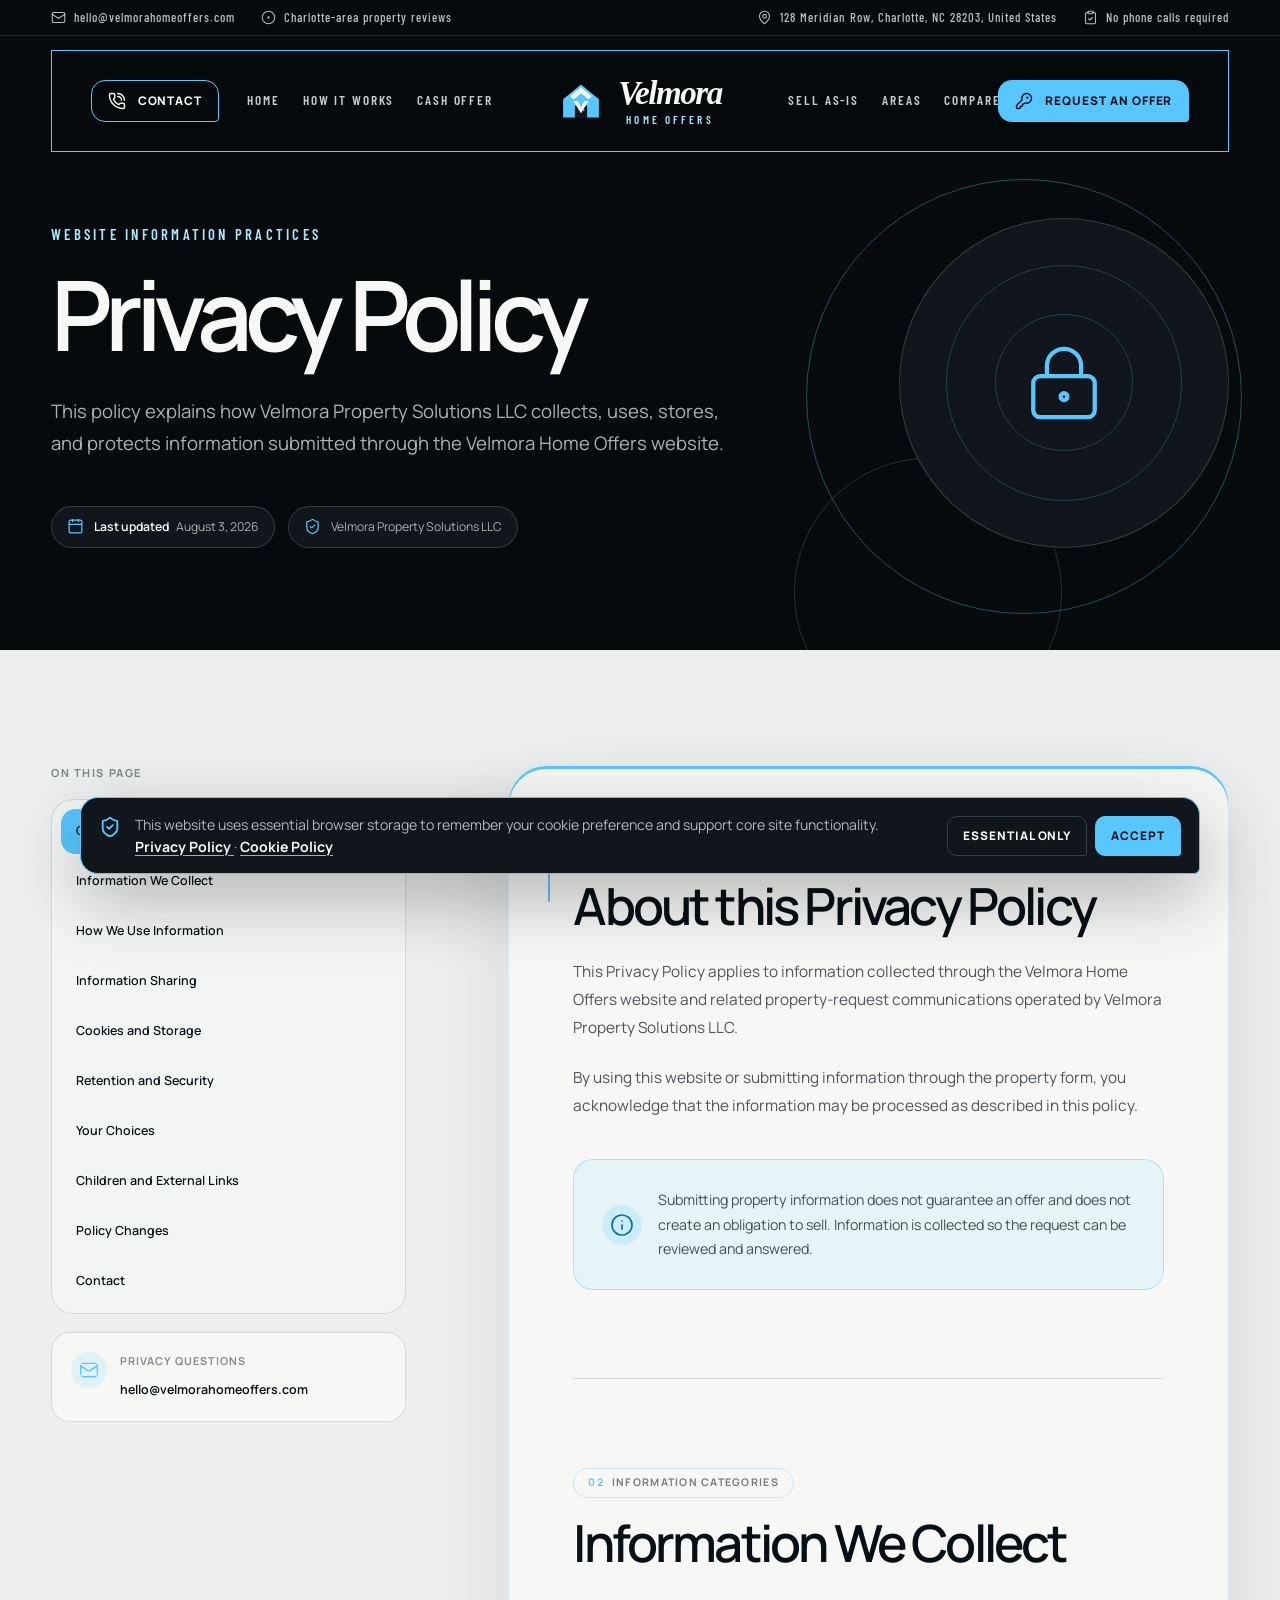
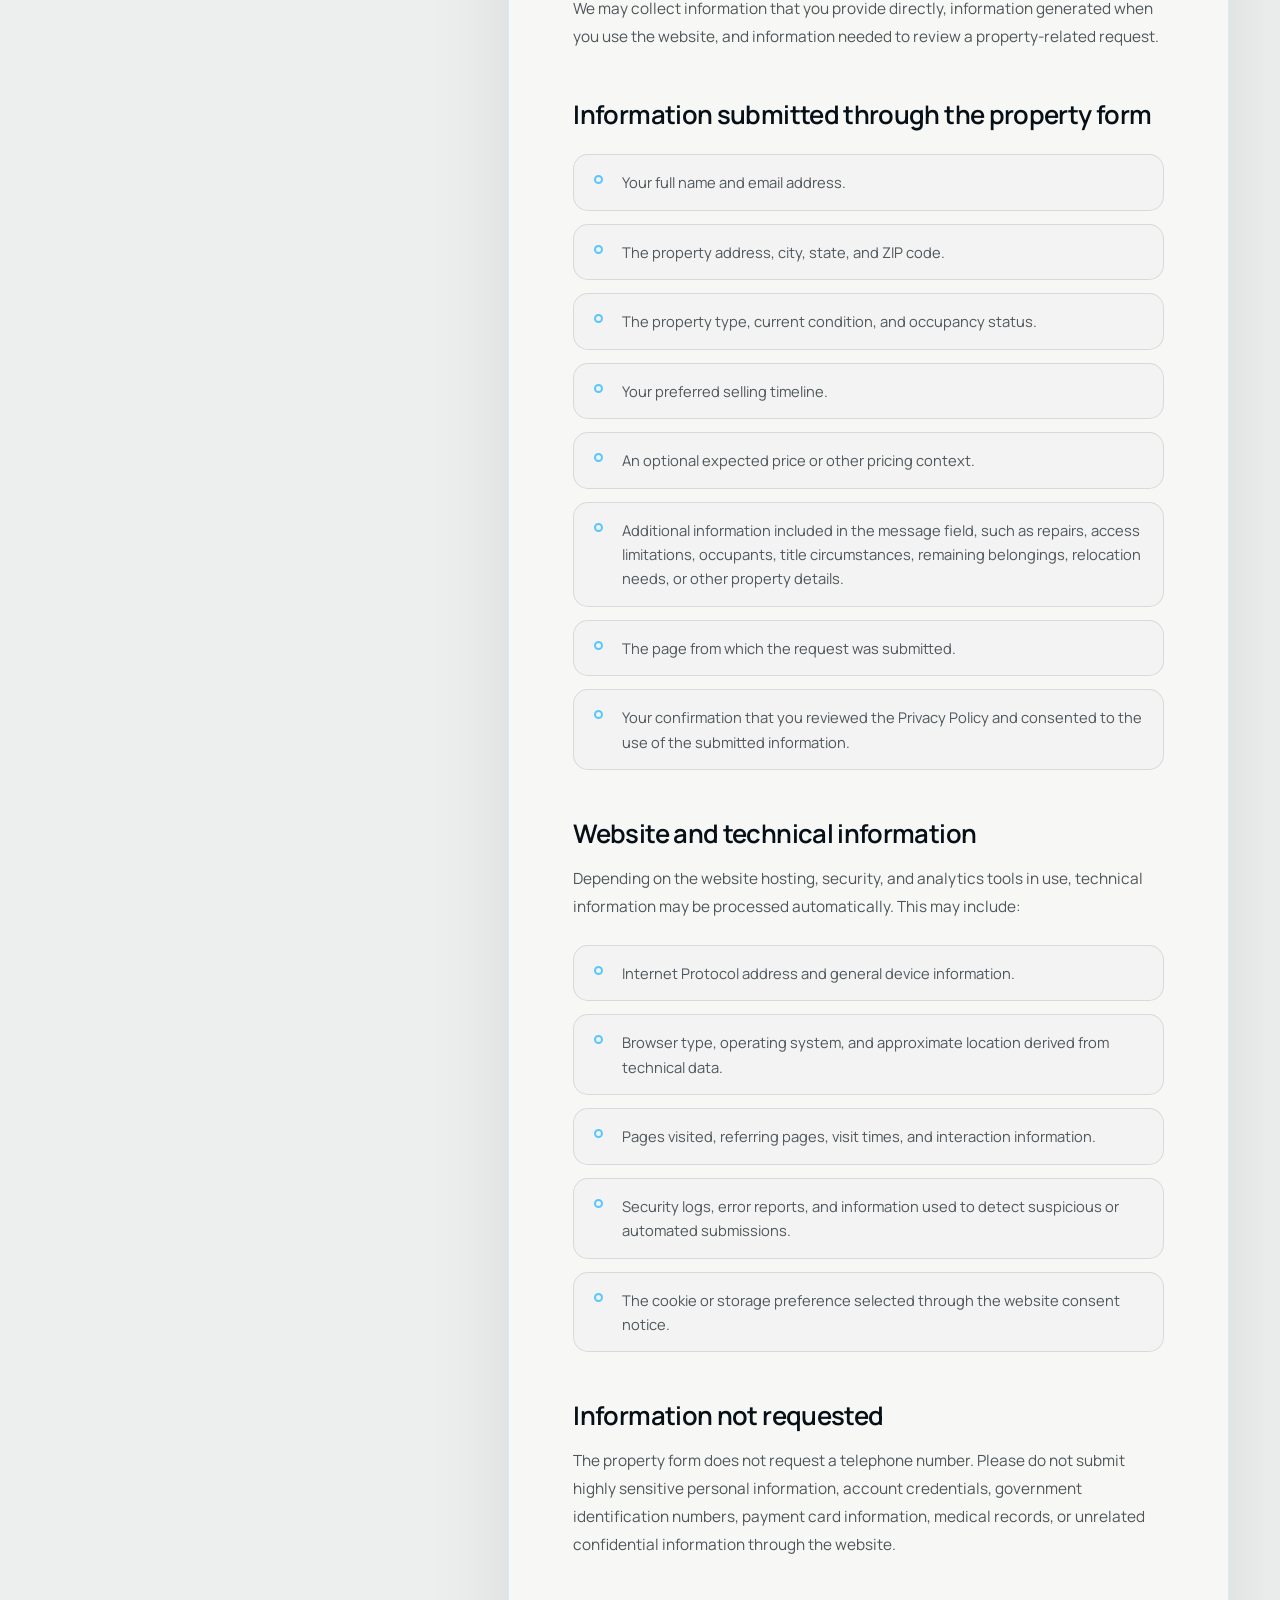
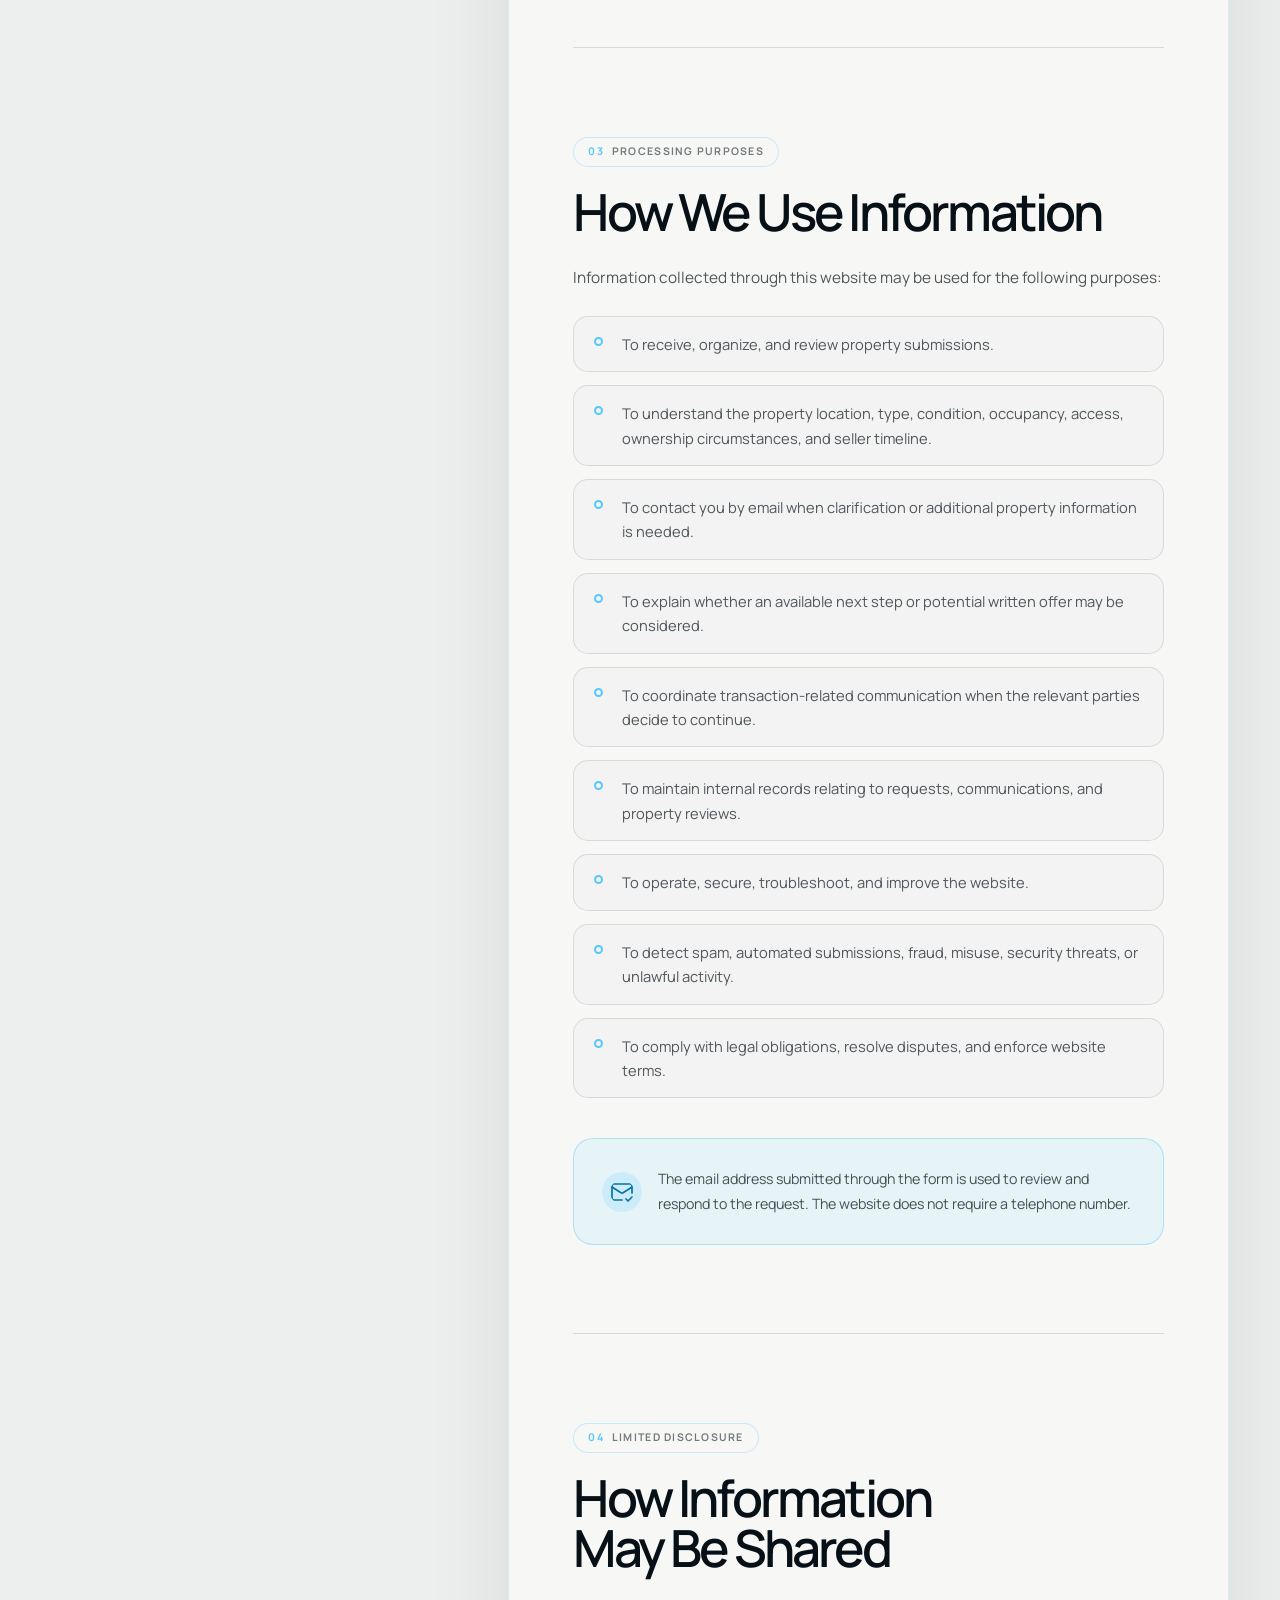
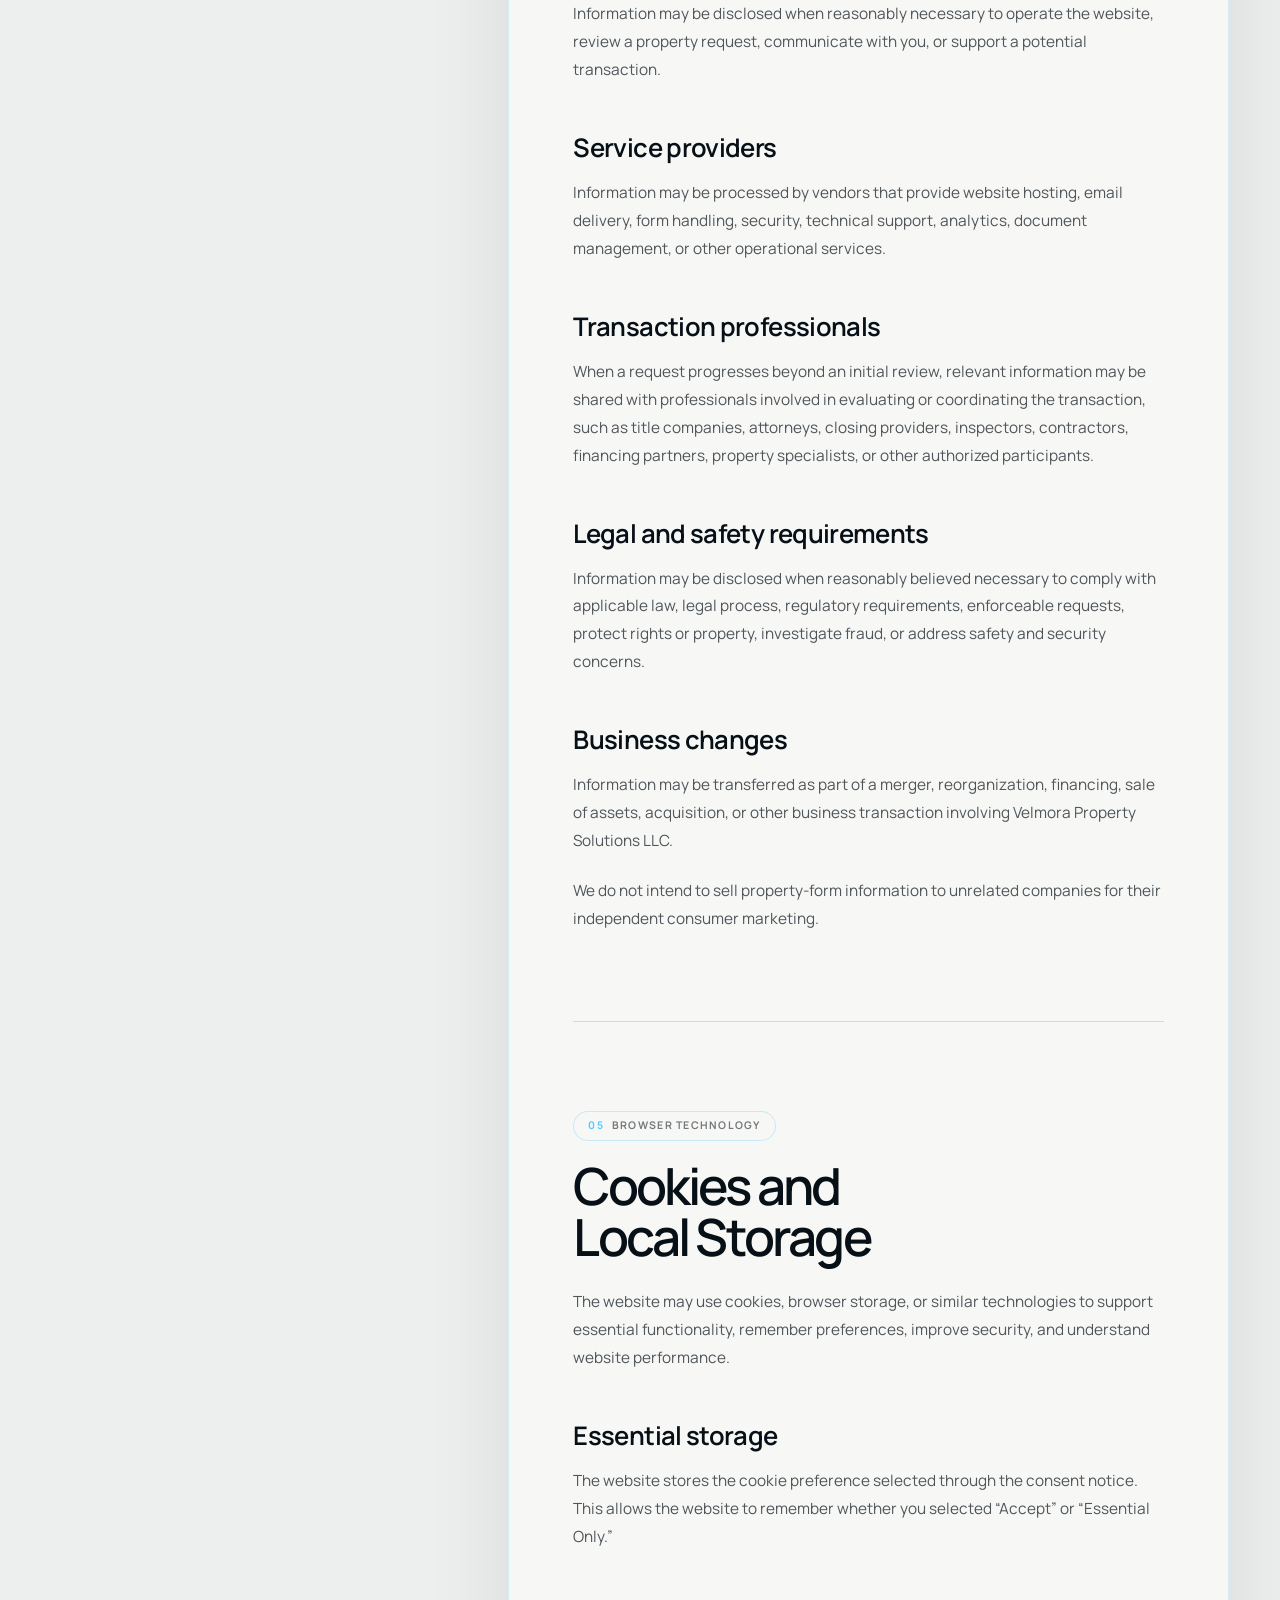
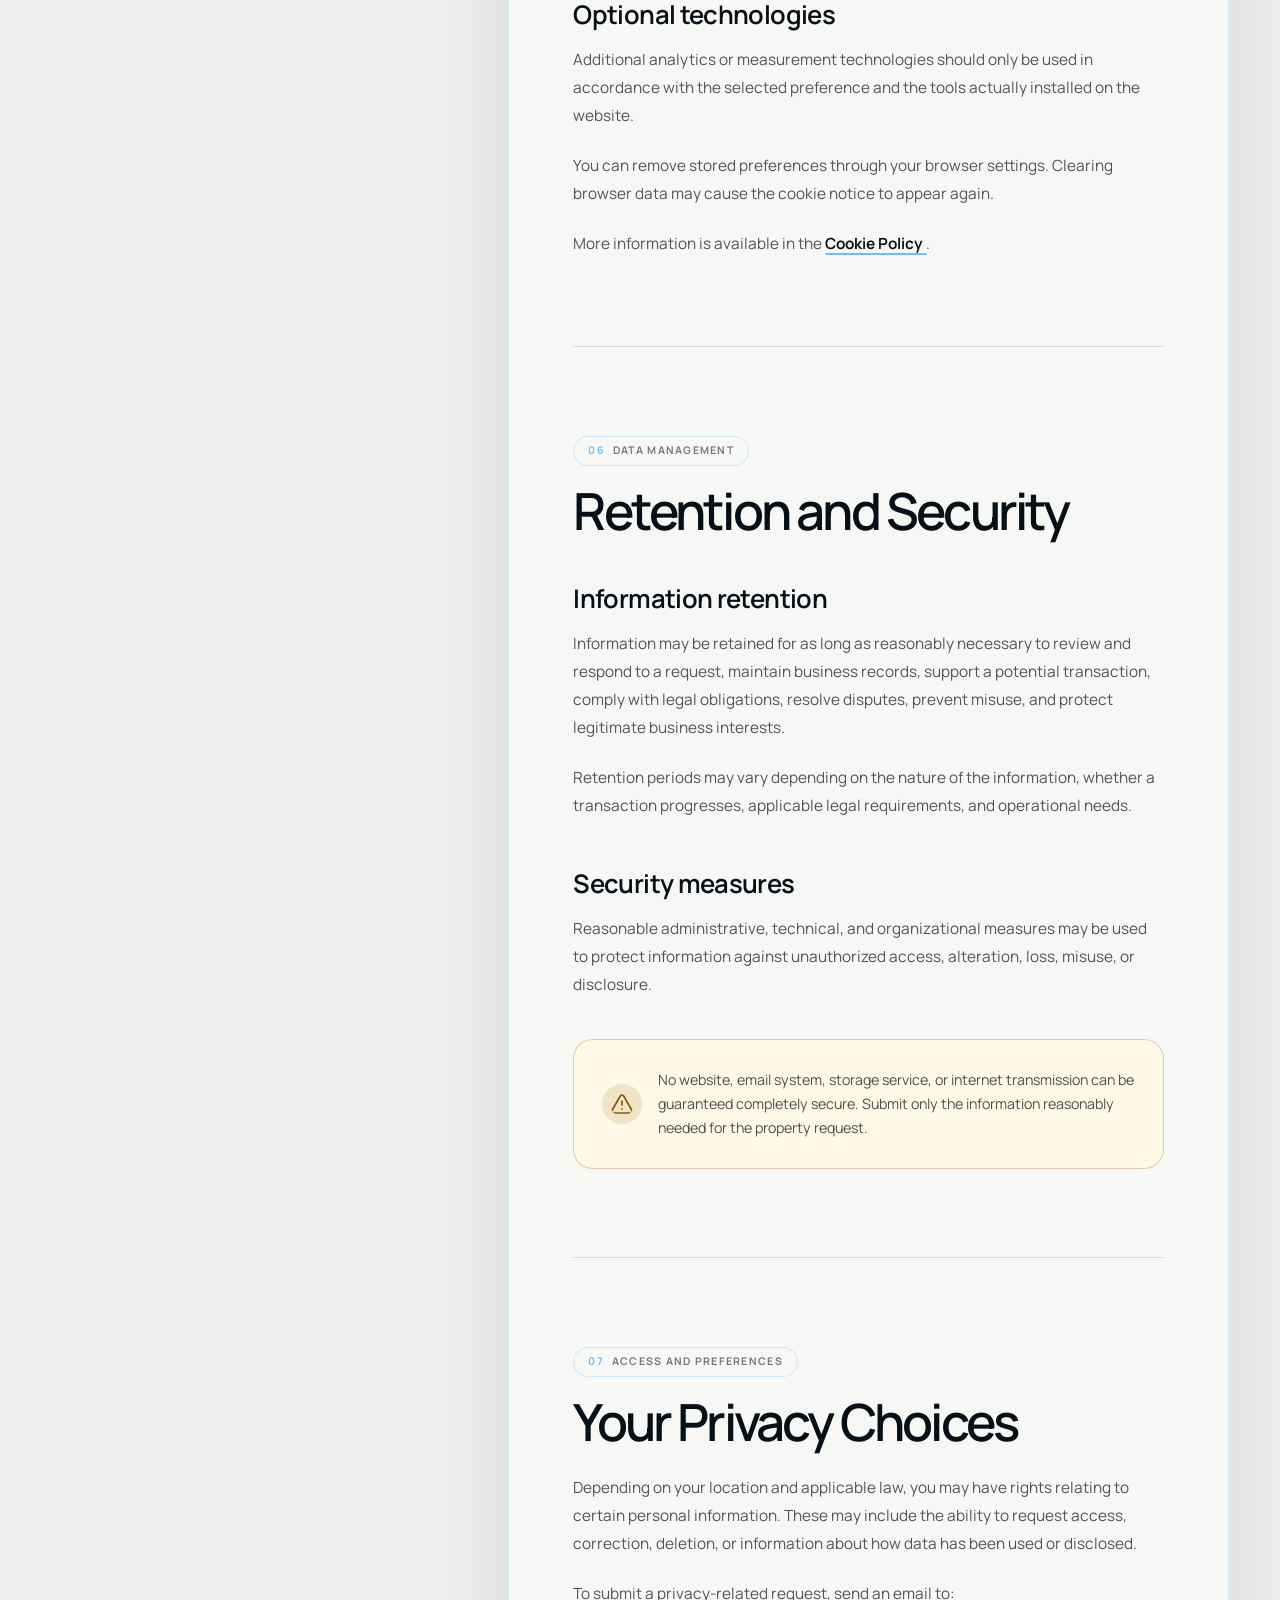
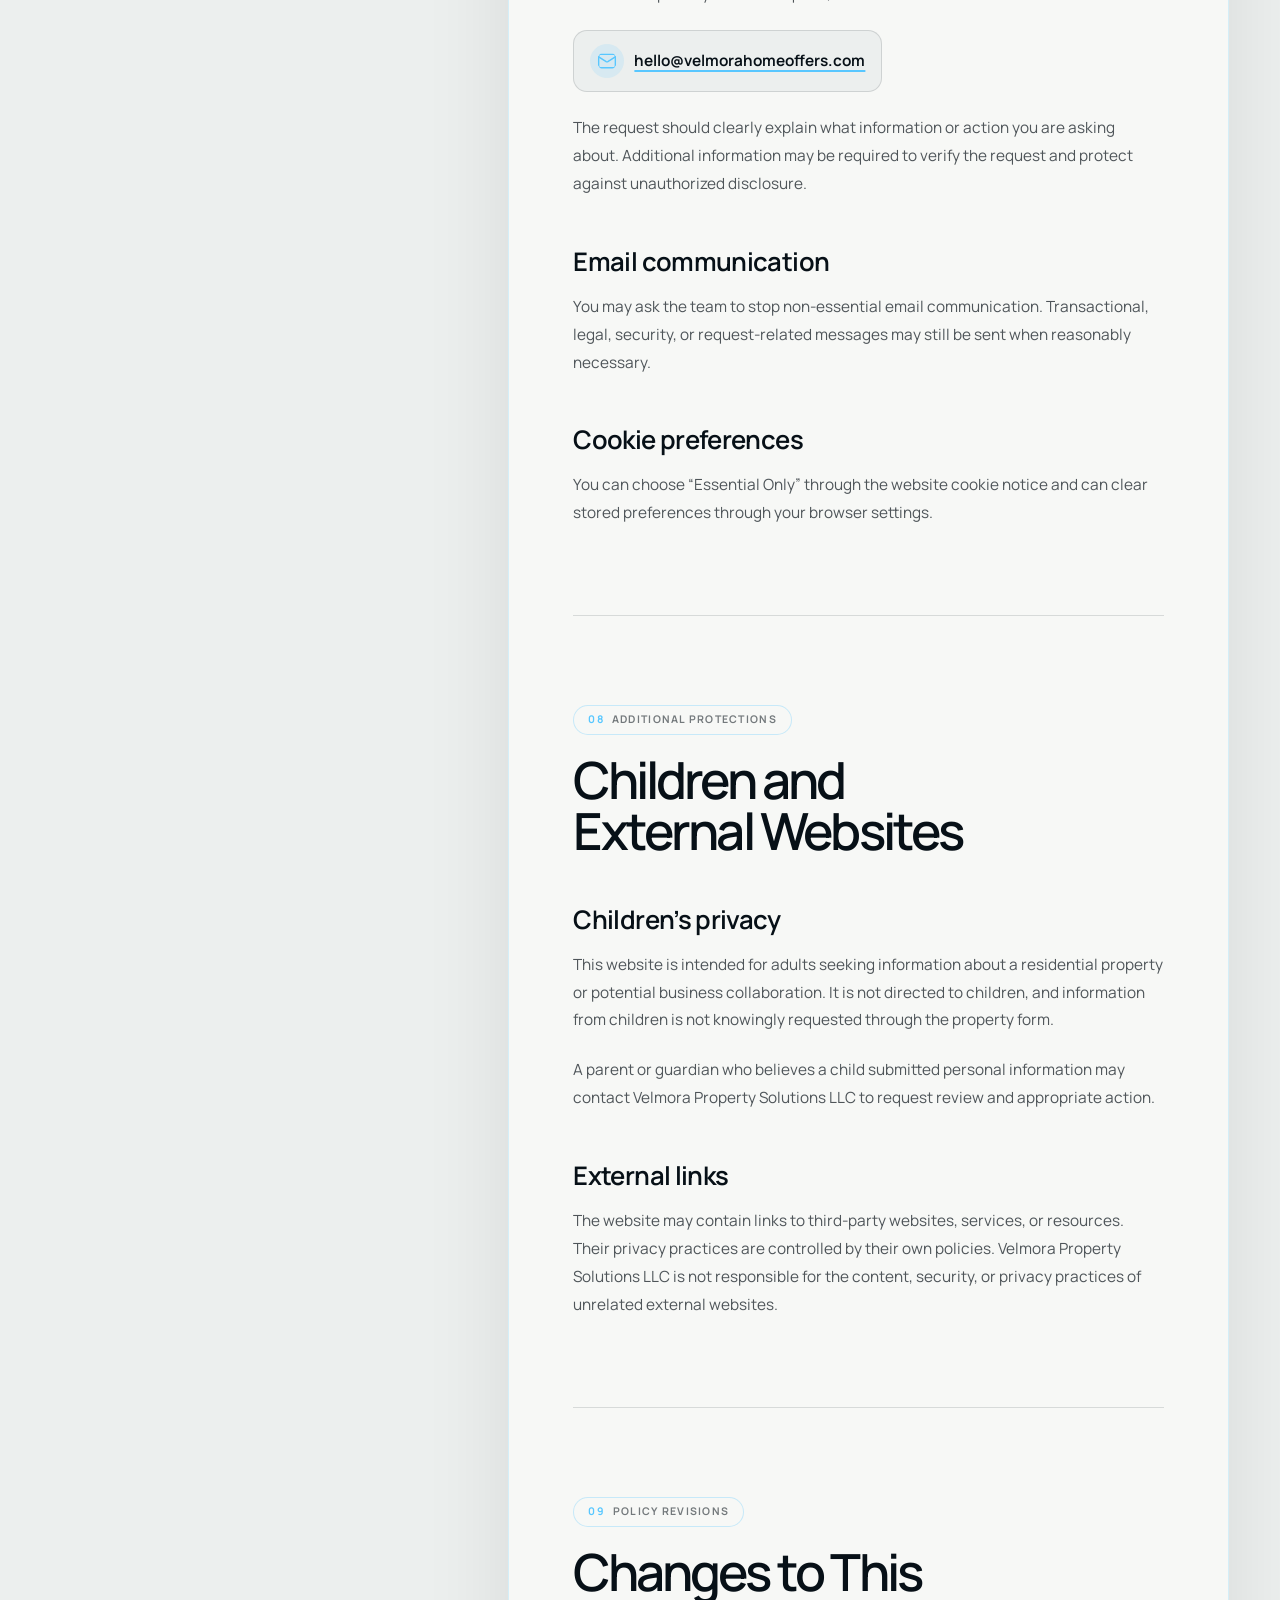
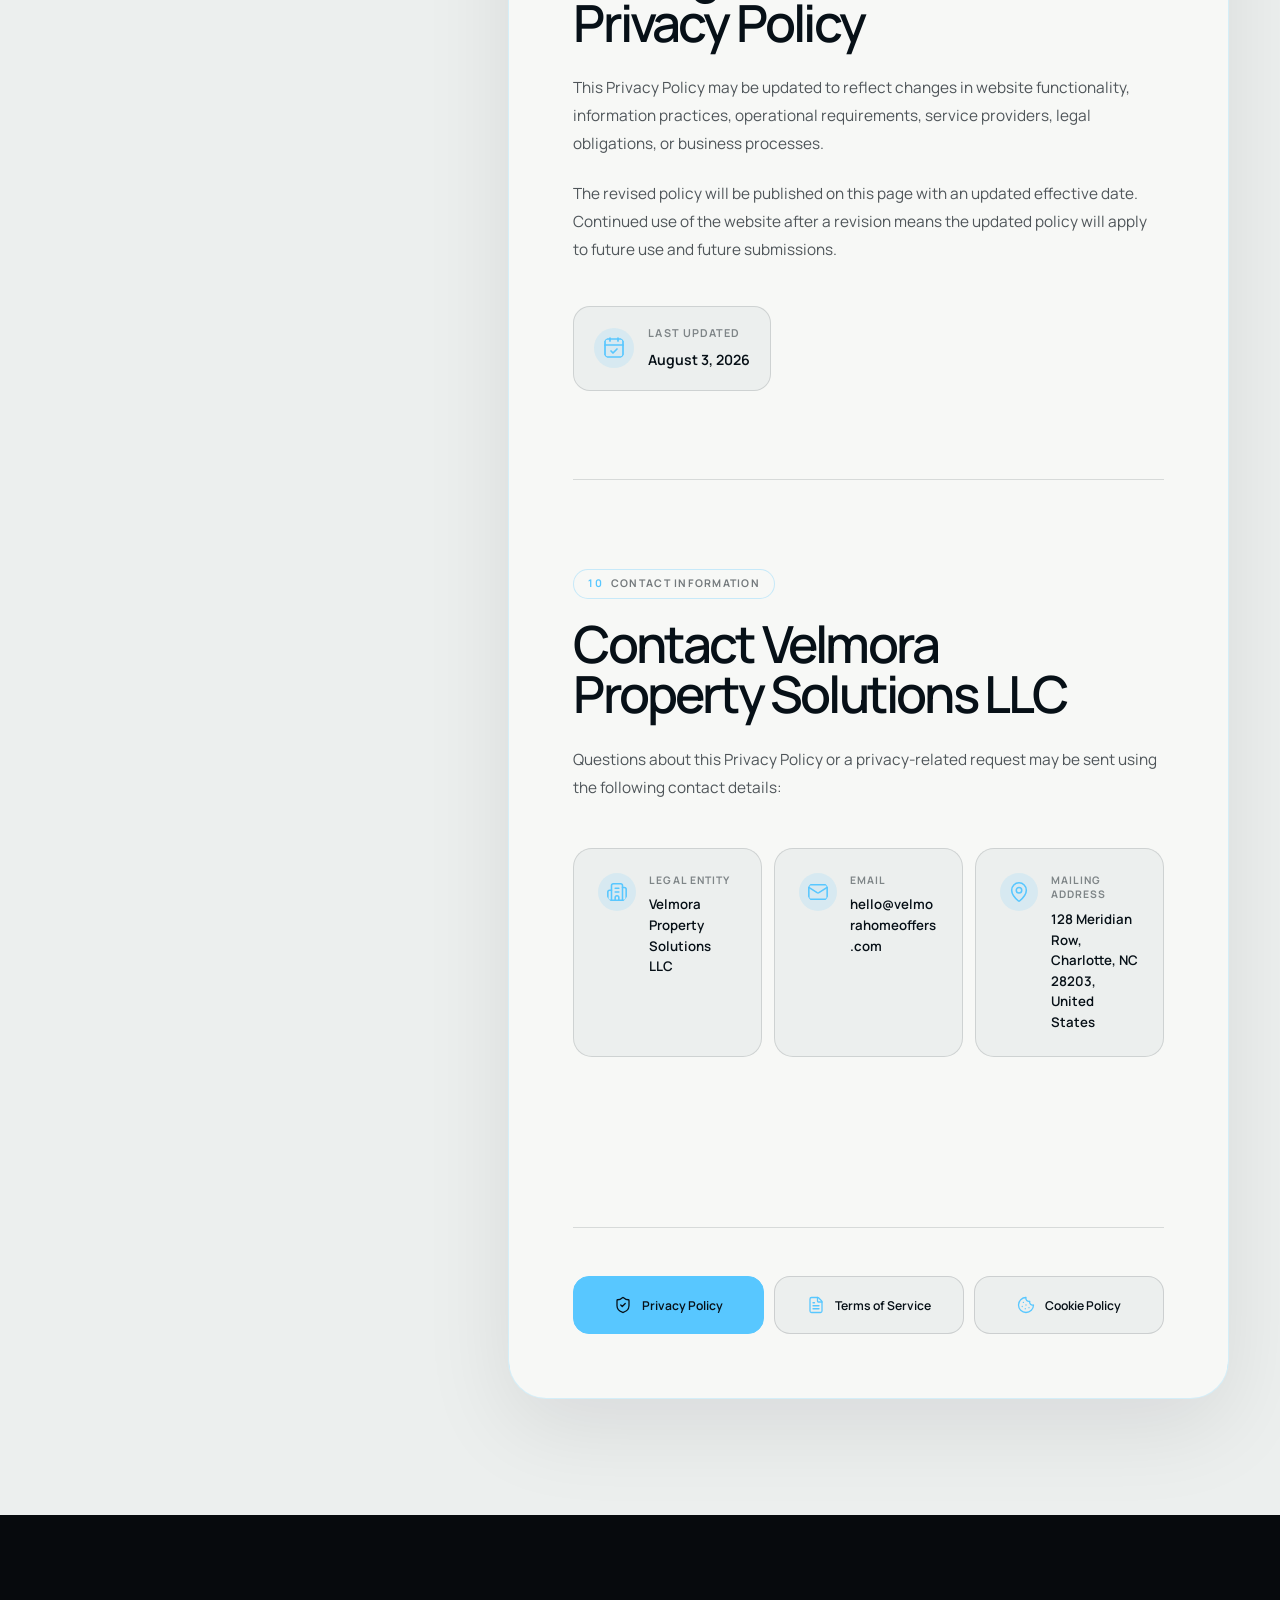
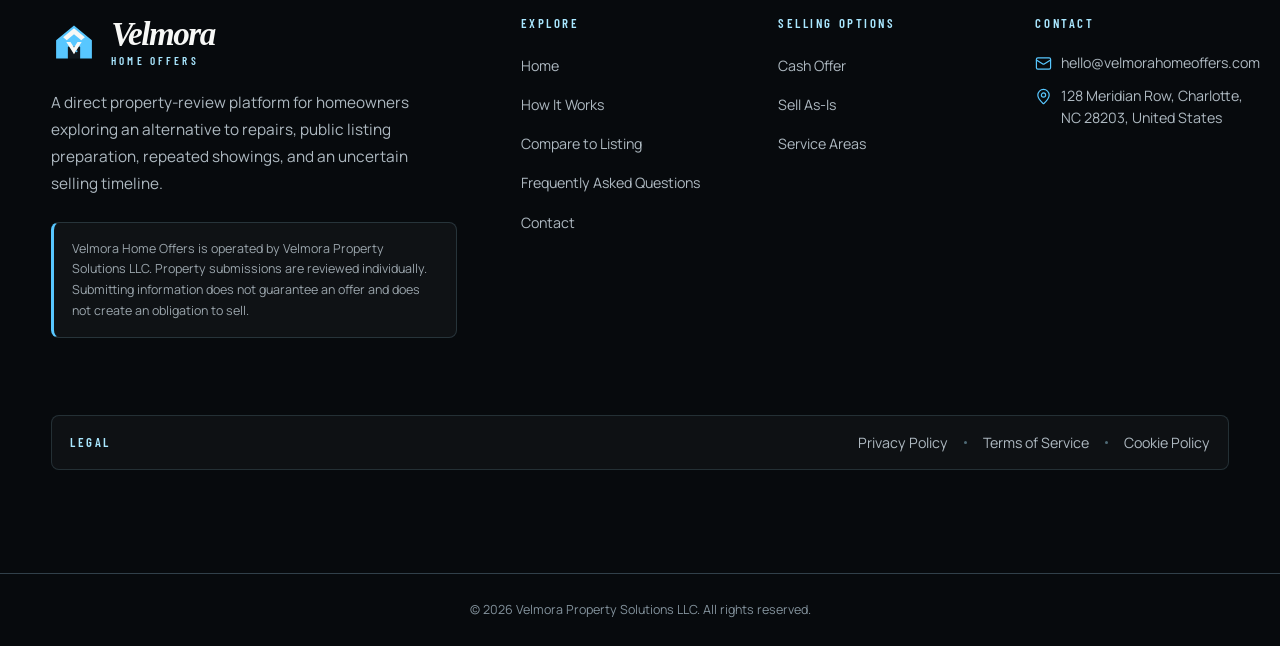
<file: privacy-policy.html>
<!DOCTYPE html>
<html lang="en" class="no-js">

<head>
    <meta charset="UTF-8">
    <meta name="viewport" content="width=device-width, initial-scale=1.0">

    <title>Privacy Policy | Velmora Home Offers</title>

    <meta name="description"
        content="Read the Velmora Home Offers Privacy Policy to understand how property request details, contact information, website data, and cookie preferences may be collected and used.">

    <meta name="robots" content="index, follow">
    <meta name="theme-color" content="#070A0D">

    <meta property="og:type" content="website">

    <meta property="og:title" content="Privacy Policy | Velmora Home Offers">

    <meta property="og:description"
        content="Learn how Velmora Property Solutions LLC handles information submitted through the Velmora Home Offers website.">

    <meta property="og:url" content="https://www.velmorahomeoffers.com/privacy-policy.html">

    <meta property="og:image" content="https://www.velmorahomeoffers.com/assets/images/home-hero-a.jpg">

    <meta property="og:image:alt" content="Velmora Home Offers Privacy Policy">

    <meta property="og:site_name" content="Velmora Home Offers">

    <meta name="twitter:card" content="summary_large_image">

    <meta name="twitter:title" content="Privacy Policy | Velmora Home Offers">

    <meta name="twitter:description"
        content="Review how information submitted through Velmora Home Offers may be collected, used, retained, and protected.">

    <meta name="twitter:image" content="https://www.velmorahomeoffers.com/assets/images/home-hero-a.jpg">

    <link rel="canonical" href="https://www.velmorahomeoffers.com/privacy-policy.html">

    <link rel="icon" type="image/svg+xml" href="assets/icons/favicon.svg">

    <link rel="stylesheet" href="assets/vendor/aos/aos.css">
    <link rel="stylesheet" href="assets/css/global.css">
    <link rel="stylesheet" href="assets/css/legal.css">

    <script src="config/config.js"></script>
    <script src="assets/vendor/aos/aos.js" defer></script>
    <script src="assets/vendor/lucide/lucide.min.js" defer></script>
    <script src="assets/js/app.js" defer></script>
    <script src="assets/js/legal.js" defer></script>
</head>

<body data-legal-page="privacy-policy">
    <a class="site-skip-link" href="#main-content">
        Skip to main content
    </a>

    <header data-site-header></header>

    <div data-mobile-menu></div>

    <main class="legal-main" id="main-content">
        <section class="legal-hero" aria-labelledby="privacy-policy-title">
            <div class="site-container-wide legal-hero__inner">
                <div class="legal-hero__content">
                    <span class="site-eyebrow legal-hero__eyebrow">
                        Website information practices
                    </span>

                    <h1 class="legal-hero__title" id="privacy-policy-title">
                        Privacy Policy
                    </h1>

                    <p class="legal-hero__intro">
                        This policy explains how Velmora Property Solutions LLC collects,
                        uses, stores, and protects information submitted through the
                        Velmora Home Offers website.
                    </p>

                    <div class="legal-hero__meta">
                        <span class="legal-hero__meta-item">
                            <i data-lucide="calendar" aria-hidden="true"></i>

                            <span>
                                <strong data-site-text="legal.lastUpdatedLabel">
                                    Last updated
                                </strong>

                                <span data-site-text="legal.lastUpdated">
                                    August 3, 2026
                                </span>
                            </span>
                        </span>

                        <span class="legal-hero__meta-item">
                            <i data-lucide="shield-check" aria-hidden="true"></i>

                            Velmora Property Solutions LLC
                        </span>
                    </div>
                </div>

                <div class="legal-hero__mark" aria-hidden="true">
                    <i data-lucide="lock-keyhole"></i>
                </div>
            </div>
        </section>

        <section class="legal-content" aria-label="Privacy Policy content">
            <div class="site-container-wide legal-content__layout">
                <aside class="legal-sidebar">
                    <div class="legal-sidebar__inner site-sticky">
                        <span class="legal-sidebar__label">
                            On this page
                        </span>

                        <nav class="legal-sidebar__nav" aria-label="Privacy Policy sections" data-legal-nav>
                            <a class="legal-sidebar__link is-active" href="#policy-overview" data-legal-nav-link>
                                Overview
                            </a>

                            <a class="legal-sidebar__link" href="#information-we-collect" data-legal-nav-link>
                                Information We Collect
                            </a>

                            <a class="legal-sidebar__link" href="#how-we-use-information" data-legal-nav-link>
                                How We Use Information
                            </a>

                            <a class="legal-sidebar__link" href="#information-sharing" data-legal-nav-link>
                                Information Sharing
                            </a>

                            <a class="legal-sidebar__link" href="#cookies-and-storage" data-legal-nav-link>
                                Cookies and Storage
                            </a>

                            <a class="legal-sidebar__link" href="#retention-and-security" data-legal-nav-link>
                                Retention and Security
                            </a>

                            <a class="legal-sidebar__link" href="#privacy-choices" data-legal-nav-link>
                                Your Choices
                            </a>

                            <a class="legal-sidebar__link" href="#children-and-links" data-legal-nav-link>
                                Children and External Links
                            </a>

                            <a class="legal-sidebar__link" href="#policy-changes" data-legal-nav-link>
                                Policy Changes
                            </a>

                            <a class="legal-sidebar__link" href="#privacy-contact" data-legal-nav-link>
                                Contact
                            </a>
                        </nav>

                        <div class="legal-sidebar__contact">
                            <i data-lucide="mail" aria-hidden="true"></i>

                            <div>
                                <span>Privacy questions</span>

                                <a href="mailto:hello@velmorahomeoffers.com" data-site-mailto="contact.recipientEmail">
                                    hello@velmorahomeoffers.com
                                </a>
                            </div>
                        </div>
                    </div>
                </aside>

                <article class="legal-document">
                    <section class="legal-section" id="policy-overview" data-legal-section>
                        <span class="legal-section__eyebrow">
                            Policy overview
                        </span>

                        <h2 class="legal-section__title">
                            About this Privacy Policy
                        </h2>

                        <p>
                            This Privacy Policy applies to information collected through the
                            Velmora Home Offers website and related property-request
                            communications operated by Velmora Property Solutions LLC.
                        </p>

                        <p>
                            By using this website or submitting information through the
                            property form, you acknowledge that the information may be
                            processed as described in this policy.
                        </p>

                        <div class="legal-callout">
                            <i data-lucide="info" aria-hidden="true"></i>

                            <p>
                                Submitting property information does not guarantee an offer and
                                does not create an obligation to sell. Information is collected
                                so the request can be reviewed and answered.
                            </p>
                        </div>
                    </section>

                    <section class="legal-section" id="information-we-collect" data-legal-section>
                        <span class="legal-section__eyebrow">
                            Information categories
                        </span>

                        <h2 class="legal-section__title">
                            Information We Collect
                        </h2>

                        <p>
                            We may collect information that you provide directly, information
                            generated when you use the website, and information needed to
                            review a property-related request.
                        </p>

                        <h3 class="legal-section__subtitle">
                            Information submitted through the property form
                        </h3>

                        <ul class="legal-list">
                            <li>
                                Your full name and email address.
                            </li>

                            <li>
                                The property address, city, state, and ZIP code.
                            </li>

                            <li>
                                The property type, current condition, and occupancy status.
                            </li>

                            <li>
                                Your preferred selling timeline.
                            </li>

                            <li>
                                An optional expected price or other pricing context.
                            </li>

                            <li>
                                Additional information included in the message field, such as
                                repairs, access limitations, occupants, title circumstances,
                                remaining belongings, relocation needs, or other property
                                details.
                            </li>

                            <li>
                                The page from which the request was submitted.
                            </li>

                            <li>
                                Your confirmation that you reviewed the Privacy Policy and
                                consented to the use of the submitted information.
                            </li>
                        </ul>

                        <h3 class="legal-section__subtitle">
                            Website and technical information
                        </h3>

                        <p>
                            Depending on the website hosting, security, and analytics tools
                            in use, technical information may be processed automatically.
                            This may include:
                        </p>

                        <ul class="legal-list">
                            <li>
                                Internet Protocol address and general device information.
                            </li>

                            <li>
                                Browser type, operating system, and approximate location
                                derived from technical data.
                            </li>

                            <li>
                                Pages visited, referring pages, visit times, and interaction
                                information.
                            </li>

                            <li>
                                Security logs, error reports, and information used to detect
                                suspicious or automated submissions.
                            </li>

                            <li>
                                The cookie or storage preference selected through the website
                                consent notice.
                            </li>
                        </ul>

                        <h3 class="legal-section__subtitle">
                            Information not requested
                        </h3>

                        <p>
                            The property form does not request a telephone number. Please do
                            not submit highly sensitive personal information, account
                            credentials, government identification numbers, payment card
                            information, medical records, or unrelated confidential
                            information through the website.
                        </p>
                    </section>

                    <section class="legal-section" id="how-we-use-information" data-legal-section>
                        <span class="legal-section__eyebrow">
                            Processing purposes
                        </span>

                        <h2 class="legal-section__title">
                            How We Use Information
                        </h2>

                        <p>
                            Information collected through this website may be used for the
                            following purposes:
                        </p>

                        <ul class="legal-list">
                            <li>
                                To receive, organize, and review property submissions.
                            </li>

                            <li>
                                To understand the property location, type, condition,
                                occupancy, access, ownership circumstances, and seller
                                timeline.
                            </li>

                            <li>
                                To contact you by email when clarification or additional
                                property information is needed.
                            </li>

                            <li>
                                To explain whether an available next step or potential written
                                offer may be considered.
                            </li>

                            <li>
                                To coordinate transaction-related communication when the
                                relevant parties decide to continue.
                            </li>

                            <li>
                                To maintain internal records relating to requests,
                                communications, and property reviews.
                            </li>

                            <li>
                                To operate, secure, troubleshoot, and improve the website.
                            </li>

                            <li>
                                To detect spam, automated submissions, fraud, misuse, security
                                threats, or unlawful activity.
                            </li>

                            <li>
                                To comply with legal obligations, resolve disputes, and enforce
                                website terms.
                            </li>
                        </ul>

                        <div class="legal-callout">
                            <i data-lucide="mail-check" aria-hidden="true"></i>

                            <p>
                                The email address submitted through the form is used to review
                                and respond to the request. The website does not require a
                                telephone number.
                            </p>
                        </div>
                    </section>

                    <section class="legal-section" id="information-sharing" data-legal-section>
                        <span class="legal-section__eyebrow">
                            Limited disclosure
                        </span>

                        <h2 class="legal-section__title">
                            How Information May Be Shared
                        </h2>

                        <p>
                            Information may be disclosed when reasonably necessary to operate
                            the website, review a property request, communicate with you, or
                            support a potential transaction.
                        </p>

                        <h3 class="legal-section__subtitle">
                            Service providers
                        </h3>

                        <p>
                            Information may be processed by vendors that provide website
                            hosting, email delivery, form handling, security, technical
                            support, analytics, document management, or other operational
                            services.
                        </p>

                        <h3 class="legal-section__subtitle">
                            Transaction professionals
                        </h3>

                        <p>
                            When a request progresses beyond an initial review, relevant
                            information may be shared with professionals involved in
                            evaluating or coordinating the transaction, such as title
                            companies, attorneys, closing providers, inspectors,
                            contractors, financing partners, property specialists, or other
                            authorized participants.
                        </p>

                        <h3 class="legal-section__subtitle">
                            Legal and safety requirements
                        </h3>

                        <p>
                            Information may be disclosed when reasonably believed necessary
                            to comply with applicable law, legal process, regulatory
                            requirements, enforceable requests, protect rights or property,
                            investigate fraud, or address safety and security concerns.
                        </p>

                        <h3 class="legal-section__subtitle">
                            Business changes
                        </h3>

                        <p>
                            Information may be transferred as part of a merger,
                            reorganization, financing, sale of assets, acquisition, or other
                            business transaction involving Velmora Property Solutions LLC.
                        </p>

                        <p>
                            We do not intend to sell property-form information to unrelated
                            companies for their independent consumer marketing.
                        </p>
                    </section>

                    <section class="legal-section" id="cookies-and-storage" data-legal-section>
                        <span class="legal-section__eyebrow">
                            Browser technology
                        </span>

                        <h2 class="legal-section__title">
                            Cookies and Local Storage
                        </h2>

                        <p>
                            The website may use cookies, browser storage, or similar
                            technologies to support essential functionality, remember
                            preferences, improve security, and understand website
                            performance.
                        </p>

                        <h3 class="legal-section__subtitle">
                            Essential storage
                        </h3>

                        <p>
                            The website stores the cookie preference selected through the
                            consent notice. This allows the website to remember whether you
                            selected “Accept” or “Essential Only.”
                        </p>

                        <h3 class="legal-section__subtitle">
                            Optional technologies
                        </h3>

                        <p>
                            Additional analytics or measurement technologies should only be
                            used in accordance with the selected preference and the tools
                            actually installed on the website.
                        </p>

                        <p>
                            You can remove stored preferences through your browser settings.
                            Clearing browser data may cause the cookie notice to appear
                            again.
                        </p>

                        <p>
                            More information is available in the
                            <a href="cookie-policy.html">
                                Cookie Policy
                            </a>.
                        </p>
                    </section>

                    <section class="legal-section" id="retention-and-security" data-legal-section>
                        <span class="legal-section__eyebrow">
                            Data management
                        </span>

                        <h2 class="legal-section__title">
                            Retention and Security
                        </h2>

                        <h3 class="legal-section__subtitle">
                            Information retention
                        </h3>

                        <p>
                            Information may be retained for as long as reasonably necessary
                            to review and respond to a request, maintain business records,
                            support a potential transaction, comply with legal obligations,
                            resolve disputes, prevent misuse, and protect legitimate business
                            interests.
                        </p>

                        <p>
                            Retention periods may vary depending on the nature of the
                            information, whether a transaction progresses, applicable legal
                            requirements, and operational needs.
                        </p>

                        <h3 class="legal-section__subtitle">
                            Security measures
                        </h3>

                        <p>
                            Reasonable administrative, technical, and organizational measures
                            may be used to protect information against unauthorized access,
                            alteration, loss, misuse, or disclosure.
                        </p>

                        <div class="legal-callout legal-callout--warning">
                            <i data-lucide="triangle-alert" aria-hidden="true"></i>

                            <p>
                                No website, email system, storage service, or internet
                                transmission can be guaranteed completely secure. Submit only
                                the information reasonably needed for the property request.
                            </p>
                        </div>
                    </section>

                    <section class="legal-section" id="privacy-choices" data-legal-section>
                        <span class="legal-section__eyebrow">
                            Access and preferences
                        </span>

                        <h2 class="legal-section__title">
                            Your Privacy Choices
                        </h2>

                        <p>
                            Depending on your location and applicable law, you may have rights
                            relating to certain personal information. These may include the
                            ability to request access, correction, deletion, or information
                            about how data has been used or disclosed.
                        </p>

                        <p>
                            To submit a privacy-related request, send an email to:
                        </p>

                        <p class="legal-contact-line">
                            <i data-lucide="mail" aria-hidden="true"></i>

                            <a href="mailto:hello@velmorahomeoffers.com" data-site-mailto="contact.recipientEmail">
                                hello@velmorahomeoffers.com
                            </a>
                        </p>

                        <p>
                            The request should clearly explain what information or action you
                            are asking about. Additional information may be required to
                            verify the request and protect against unauthorized disclosure.
                        </p>

                        <h3 class="legal-section__subtitle">
                            Email communication
                        </h3>

                        <p>
                            You may ask the team to stop non-essential email communication.
                            Transactional, legal, security, or request-related messages may
                            still be sent when reasonably necessary.
                        </p>

                        <h3 class="legal-section__subtitle">
                            Cookie preferences
                        </h3>

                        <p>
                            You can choose “Essential Only” through the website cookie notice
                            and can clear stored preferences through your browser settings.
                        </p>
                    </section>

                    <section class="legal-section" id="children-and-links" data-legal-section>
                        <span class="legal-section__eyebrow">
                            Additional protections
                        </span>

                        <h2 class="legal-section__title">
                            Children and External Websites
                        </h2>

                        <h3 class="legal-section__subtitle">
                            Children’s privacy
                        </h3>

                        <p>
                            This website is intended for adults seeking information about a
                            residential property or potential business collaboration. It is
                            not directed to children, and information from children is not
                            knowingly requested through the property form.
                        </p>

                        <p>
                            A parent or guardian who believes a child submitted personal
                            information may contact Velmora Property Solutions LLC to request
                            review and appropriate action.
                        </p>

                        <h3 class="legal-section__subtitle">
                            External links
                        </h3>

                        <p>
                            The website may contain links to third-party websites, services,
                            or resources. Their privacy practices are controlled by their own
                            policies. Velmora Property Solutions LLC is not responsible for
                            the content, security, or privacy practices of unrelated external
                            websites.
                        </p>
                    </section>

                    <section class="legal-section" id="policy-changes" data-legal-section>
                        <span class="legal-section__eyebrow">
                            Policy revisions
                        </span>

                        <h2 class="legal-section__title">
                            Changes to This Privacy Policy
                        </h2>

                        <p>
                            This Privacy Policy may be updated to reflect changes in website
                            functionality, information practices, operational requirements,
                            service providers, legal obligations, or business processes.
                        </p>

                        <p>
                            The revised policy will be published on this page with an updated
                            effective date. Continued use of the website after a revision
                            means the updated policy will apply to future use and future
                            submissions.
                        </p>

                        <div class="legal-date-card">
                            <i data-lucide="calendar-check" aria-hidden="true"></i>

                            <div>
                                <span data-site-text="legal.lastUpdatedLabel">
                                    Last updated
                                </span>

                                <strong data-site-text="legal.lastUpdated">
                                    August 3, 2026
                                </strong>
                            </div>
                        </div>
                    </section>

                    <section class="legal-section" id="privacy-contact" data-legal-section>
                        <span class="legal-section__eyebrow">
                            Contact information
                        </span>

                        <h2 class="legal-section__title">
                            Contact Velmora Property Solutions LLC
                        </h2>

                        <p>
                            Questions about this Privacy Policy or a privacy-related request
                            may be sent using the following contact details:
                        </p>

                        <div class="legal-contact-card">
                            <div class="legal-contact-card__item">
                                <i data-lucide="building-2" aria-hidden="true"></i>

                                <div>
                                    <span>Legal entity</span>

                                    <strong data-site-text="brand.legalName">
                                        Velmora Property Solutions LLC
                                    </strong>
                                </div>
                            </div>

                            <div class="legal-contact-card__item">
                                <i data-lucide="mail" aria-hidden="true"></i>

                                <div>
                                    <span>Email</span>

                                    <a href="mailto:hello@velmorahomeoffers.com"
                                        data-site-mailto="contact.recipientEmail">
                                        hello@velmorahomeoffers.com
                                    </a>
                                </div>
                            </div>

                            <div class="legal-contact-card__item">
                                <i data-lucide="map-pin" aria-hidden="true"></i>

                                <div>
                                    <span>Mailing address</span>

                                    <address data-site-text="contact.address">
                                        128 Meridian Row, Charlotte, NC 28203, United States
                                    </address>
                                </div>
                            </div>
                        </div>
                    </section>

                    <nav class="legal-document__footer-nav" aria-label="Legal documents">
                        <a class="legal-document__footer-link is-current" href="privacy-policy.html"
                            aria-current="page">
                            <i data-lucide="shield-check" aria-hidden="true"></i>

                            Privacy Policy
                        </a>

                        <a class="legal-document__footer-link" href="terms-of-service.html">
                            <i data-lucide="file-text" aria-hidden="true"></i>

                            Terms of Service
                        </a>

                        <a class="legal-document__footer-link" href="cookie-policy.html">
                            <i data-lucide="cookie" aria-hidden="true"></i>

                            Cookie Policy
                        </a>
                    </nav>
                </article>
            </div>
        </section>
    </main>

    <footer data-site-footer></footer>

    <div data-cookie-consent></div>
</body>

</html>
</file>
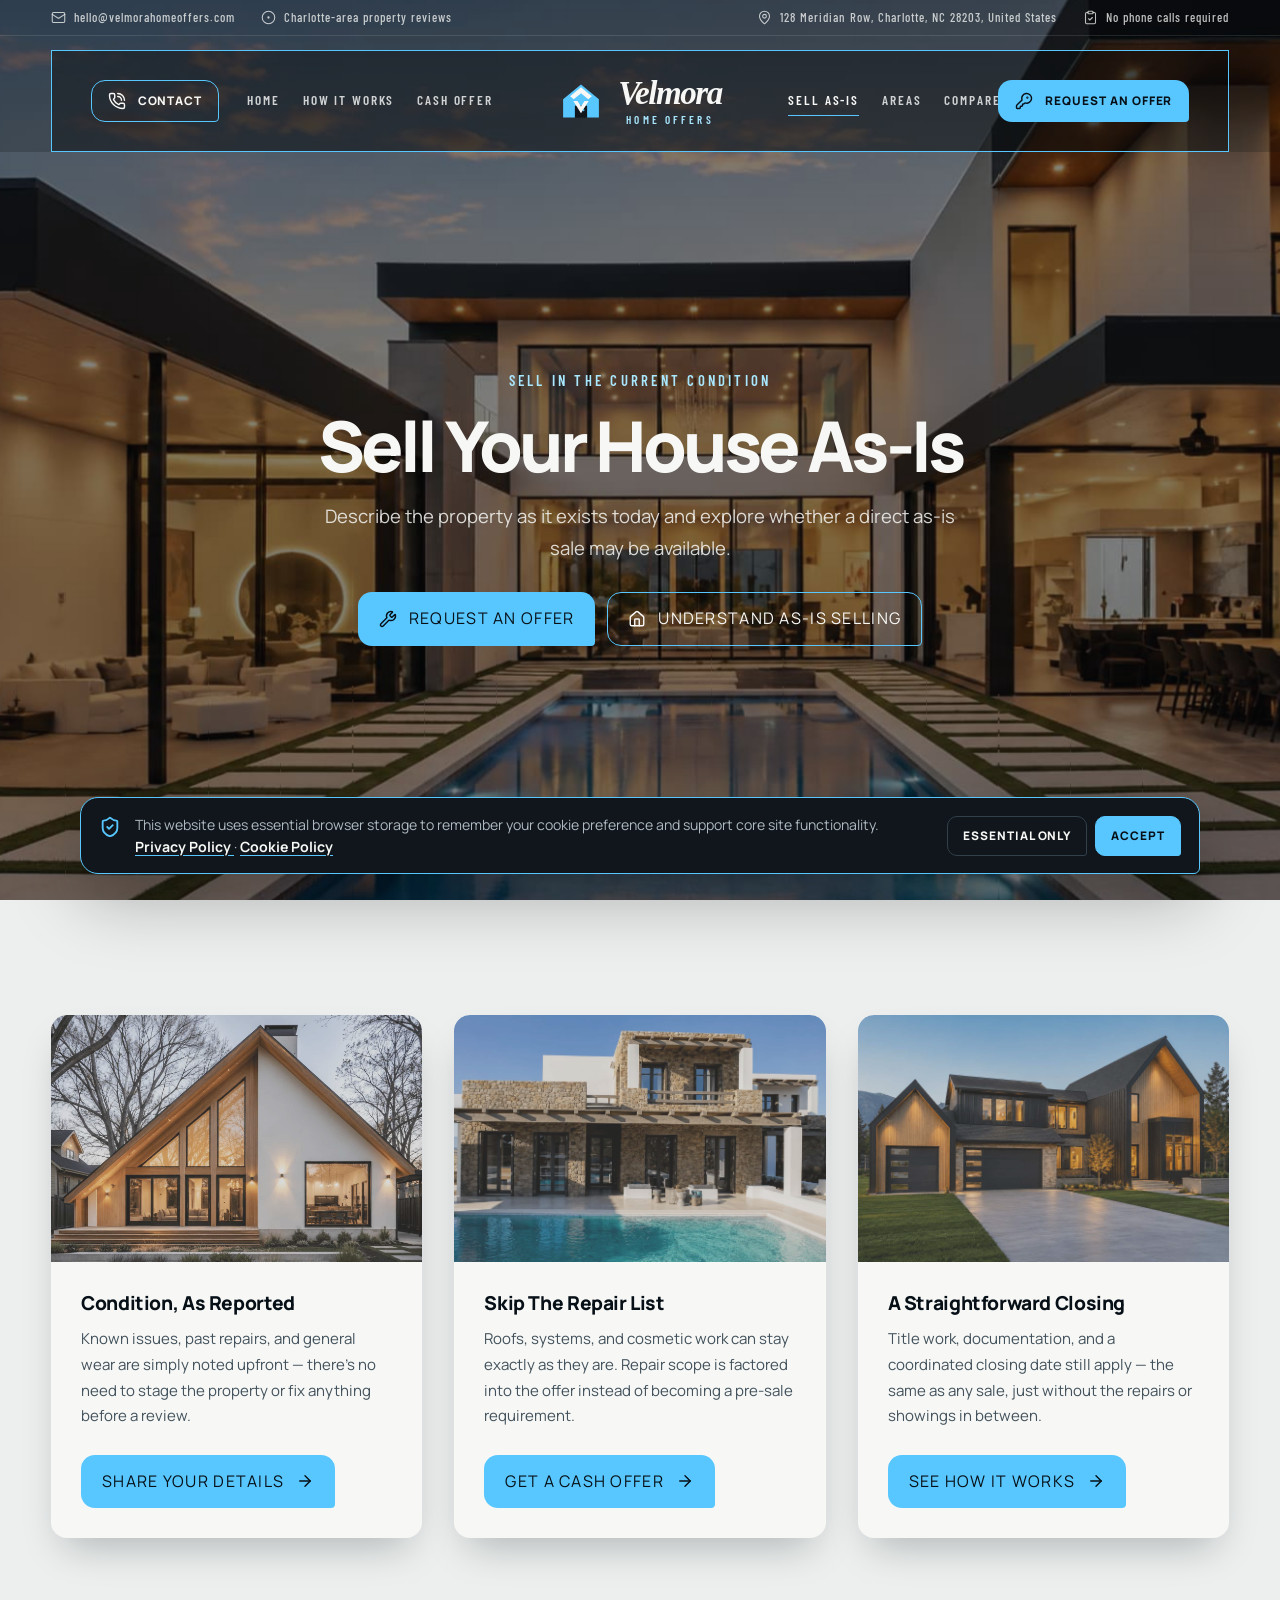
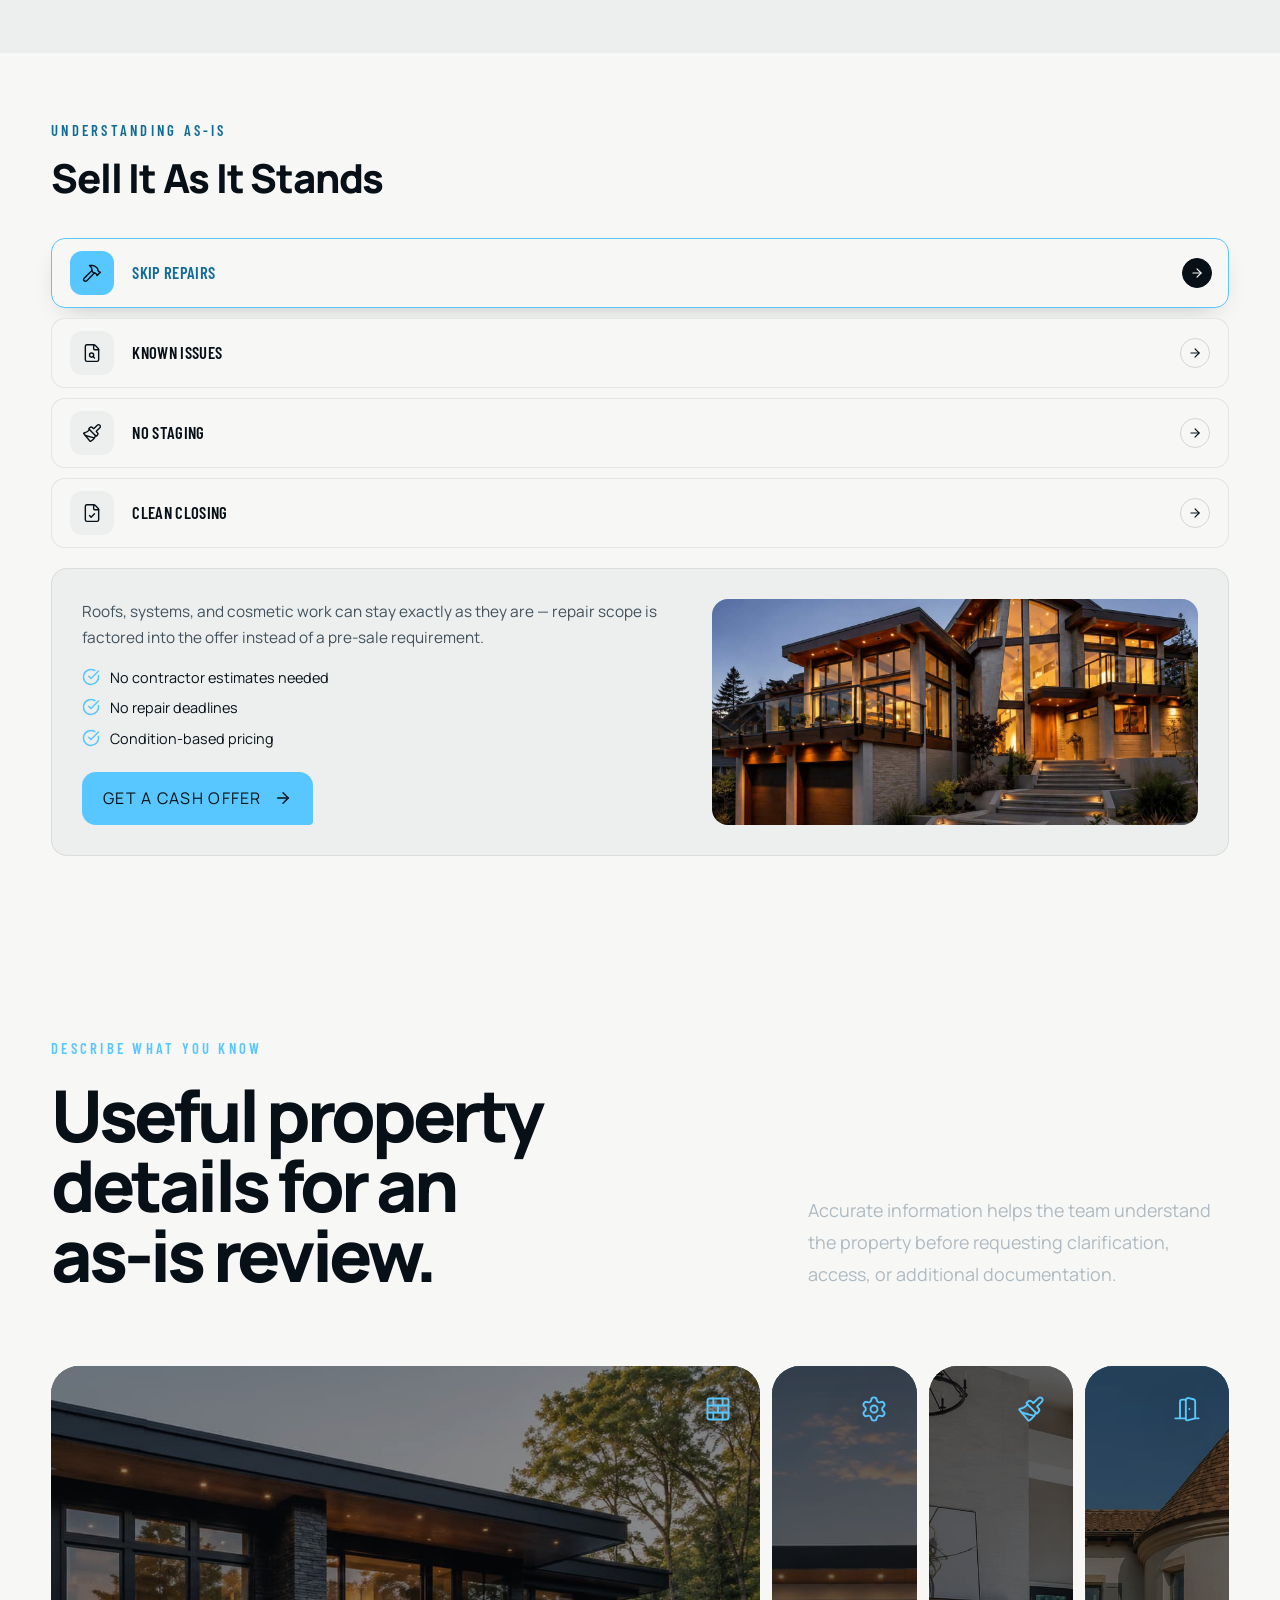
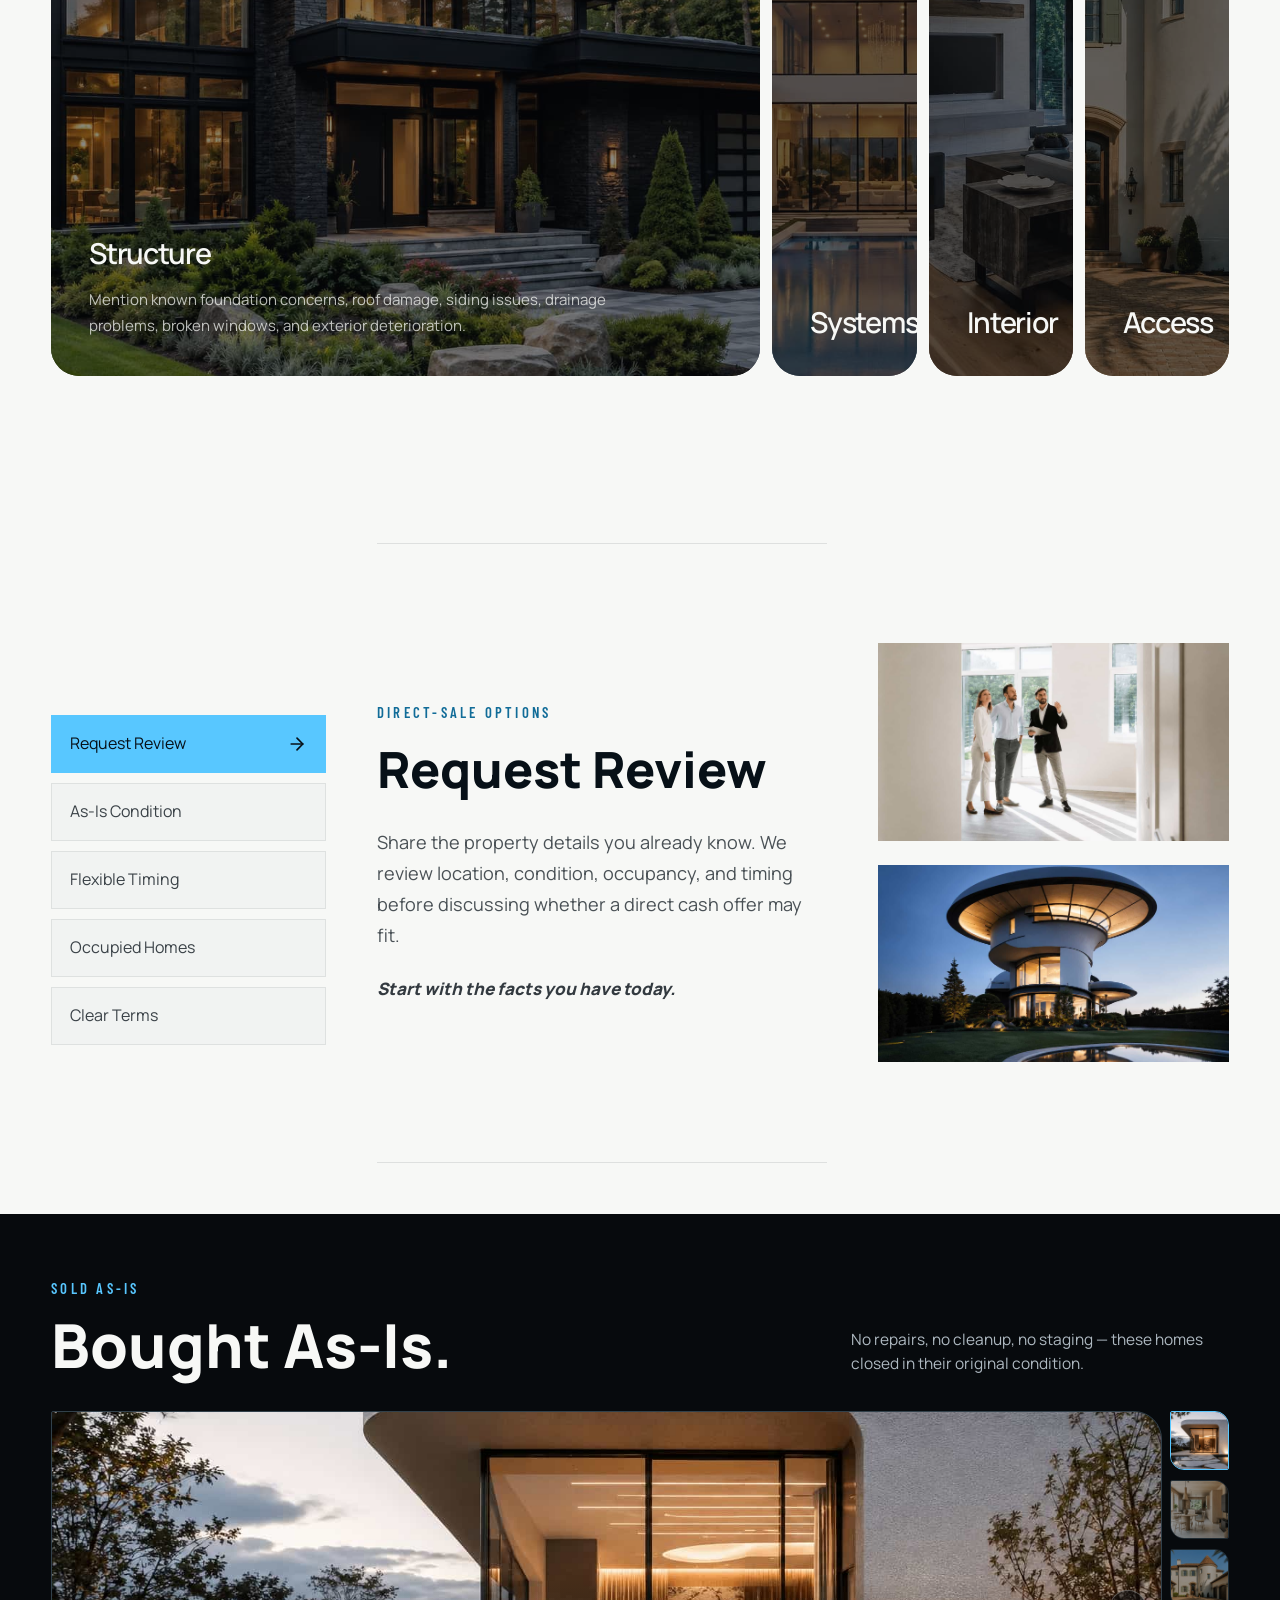
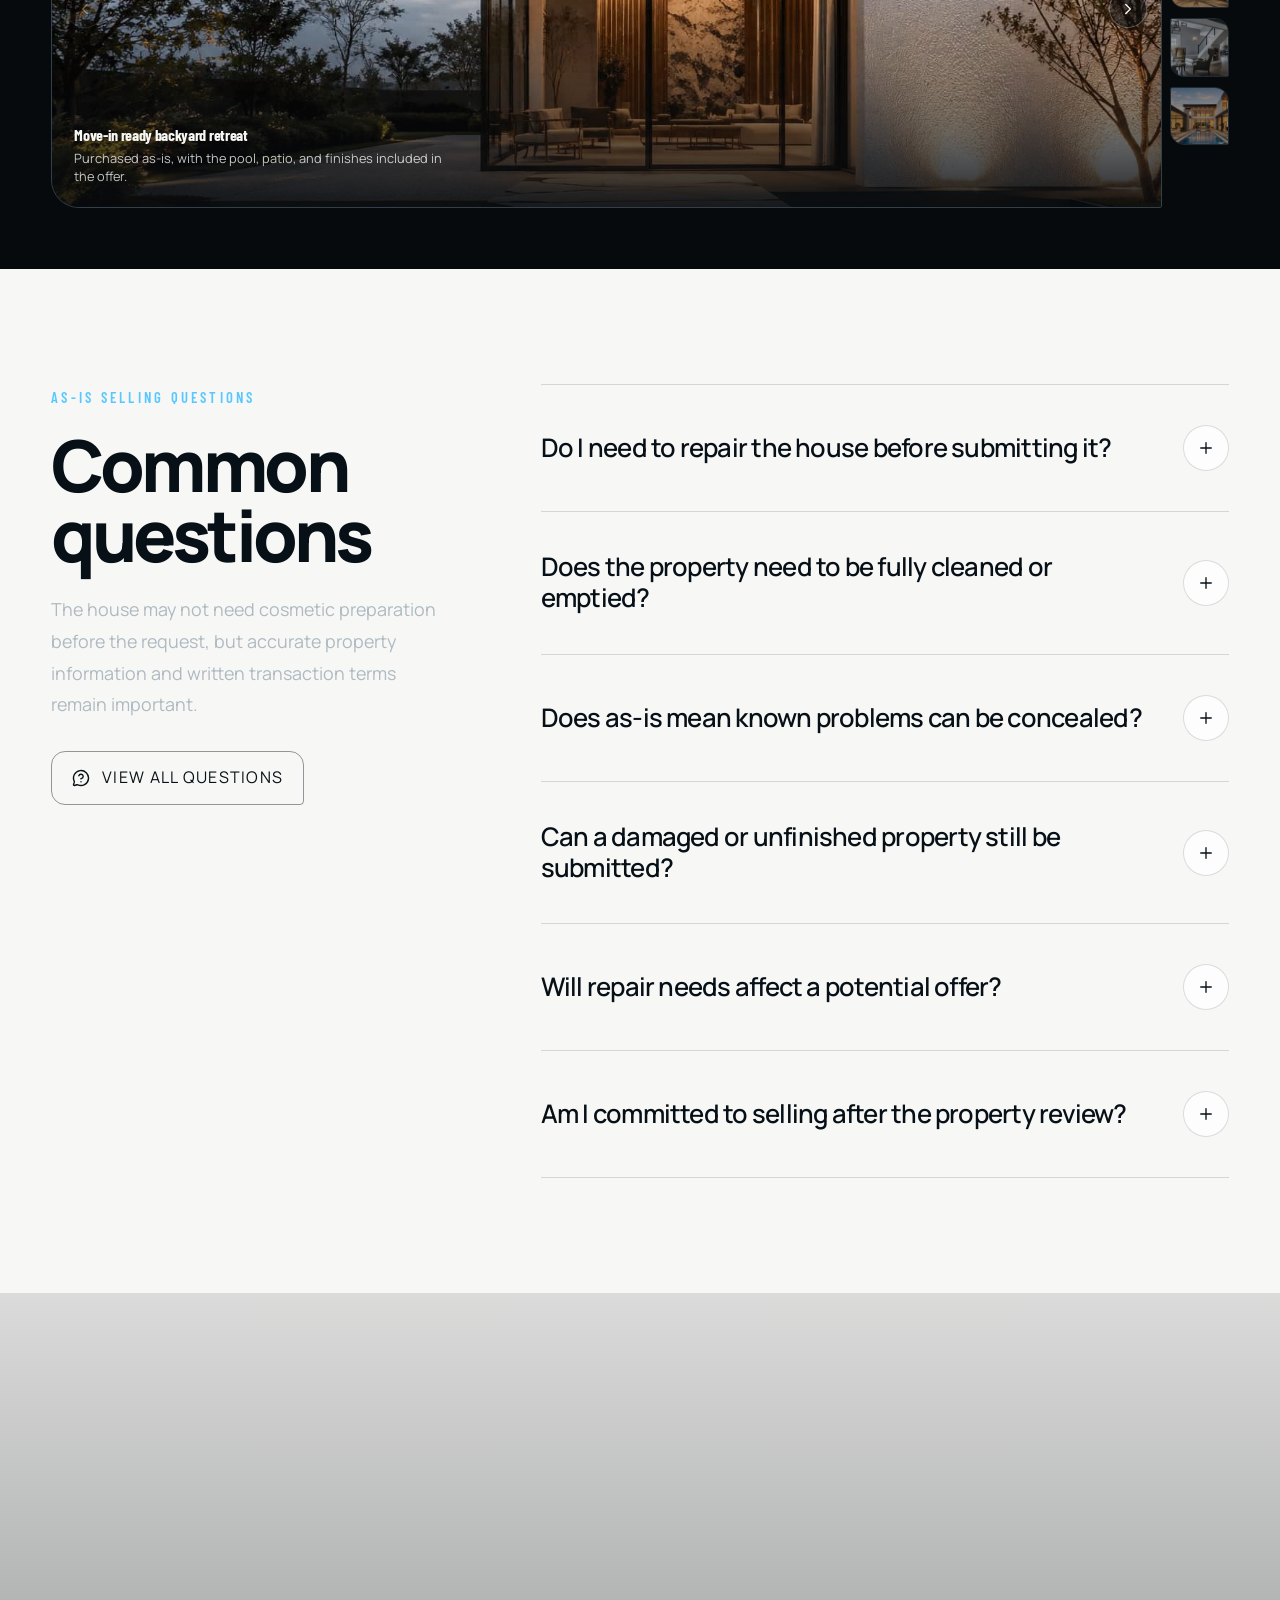
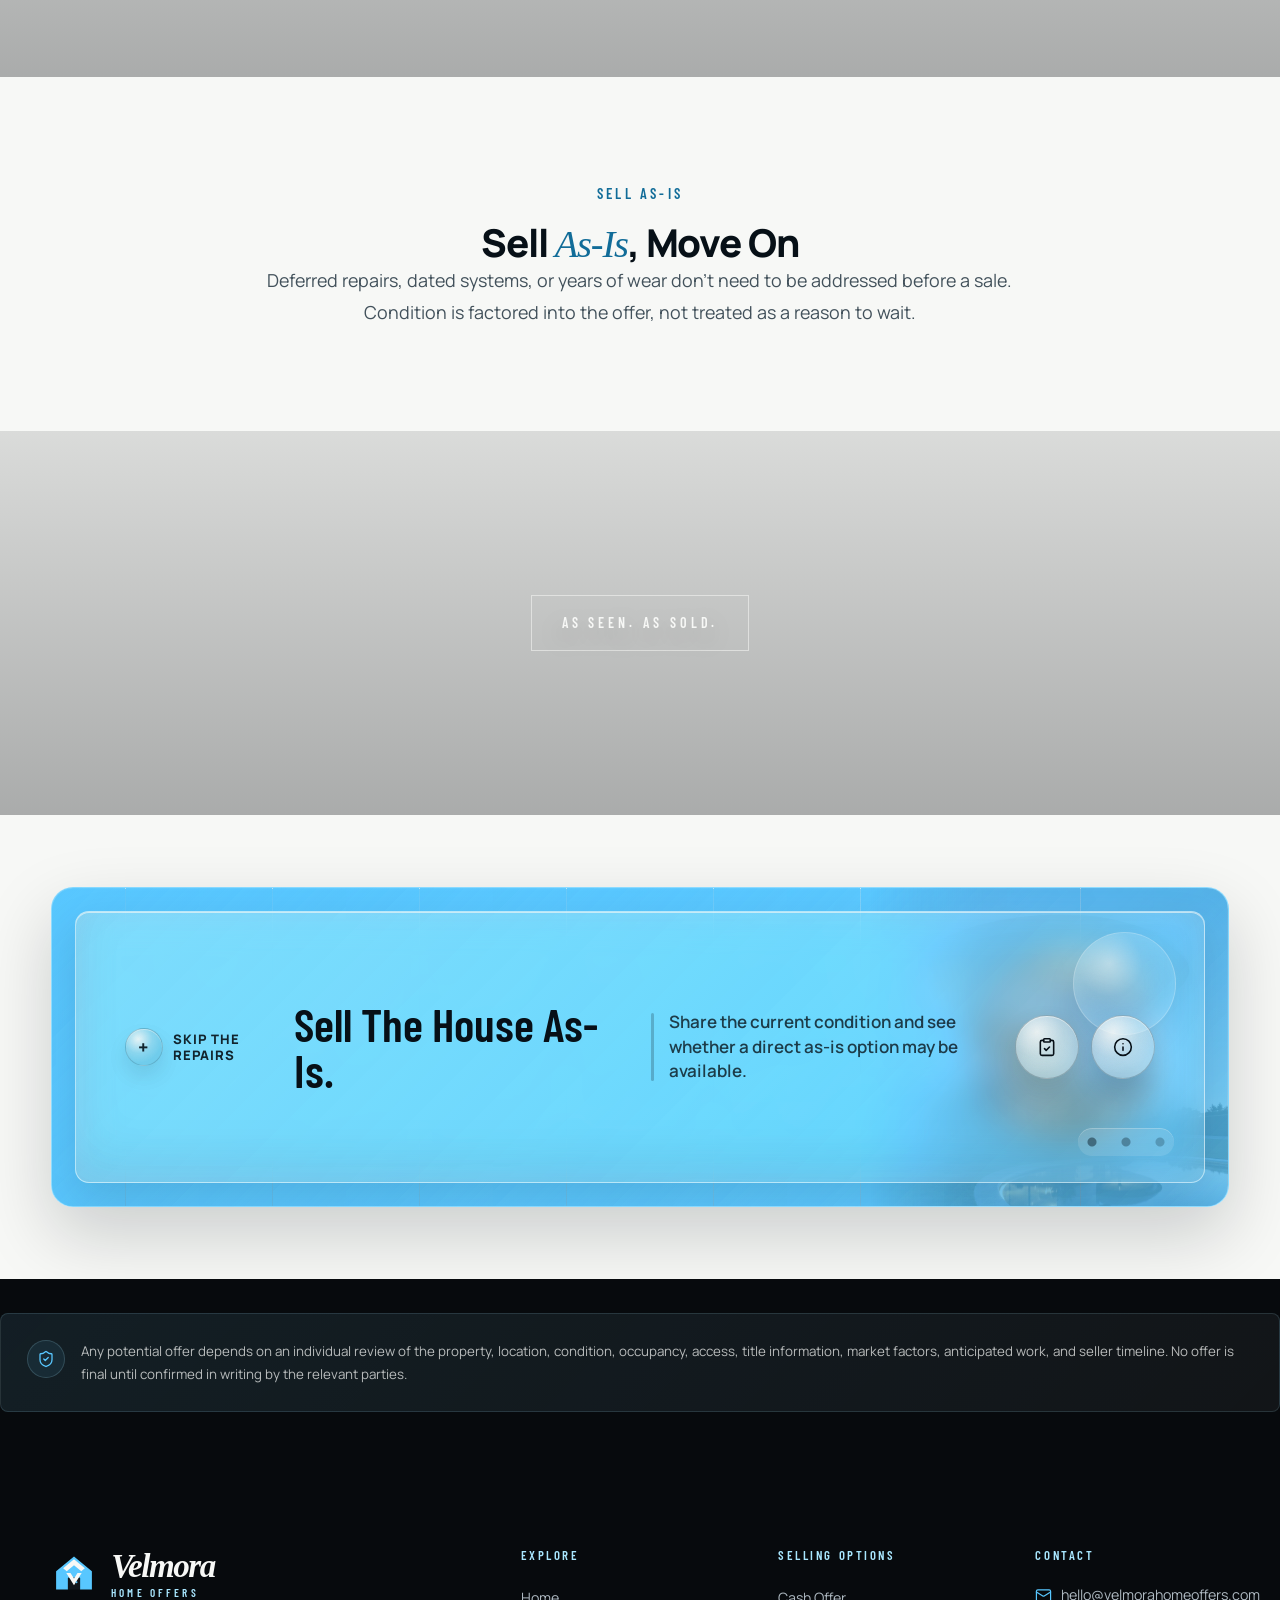
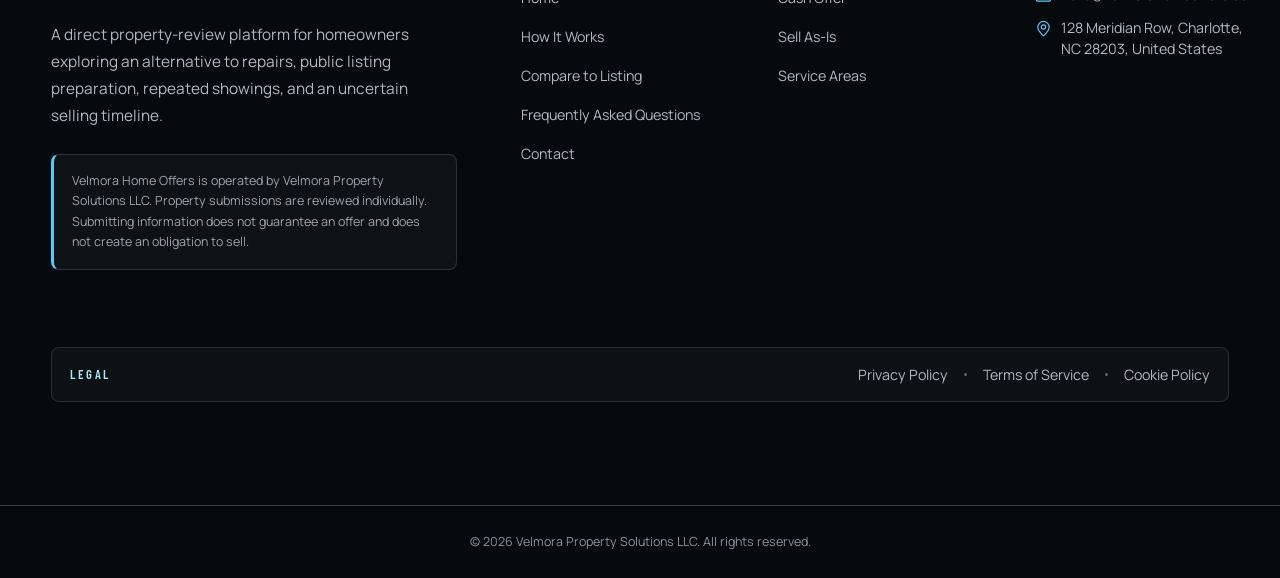
<file: sell-house-as-is.html>
<!DOCTYPE html>
<html lang="en" class="no-js">

<head>
    <meta charset="UTF-8">
    <meta name="viewport" content="width=device-width, initial-scale=1.0">

    <title>Sell Your House As-Is in Charlotte | Velmora Home Offers</title>

    <meta name="description"
        content="Explore an as-is sale for a Charlotte-area house without completing repairs, renovations, staging, or extensive cleaning before requesting a property review.">

    <meta name="robots" content="index, follow">
    <meta name="theme-color" content="#070A0D">

    <meta property="og:type" content="website">

    <meta property="og:title" content="Sell Your House As-Is in Charlotte | Velmora Home Offers">

    <meta property="og:description"
        content="Describe the property as it exists today and explore whether a direct as-is sale may fit your circumstances.">

    <meta property="og:url" content="https://www.velmorahomeoffers.com/sell-house-as-is.html">

    <meta property="og:image" content="https://www.velmorahomeoffers.com/assets/images/home-hero-a.jpg">

    <meta property="og:image:alt" content="Charlotte-area house being considered for an as-is sale">

    <meta property="og:site_name" content="Velmora Home Offers">

    <meta name="twitter:card" content="summary_large_image">

    <meta name="twitter:title" content="Sell Your House As-Is in Charlotte | Velmora Home Offers">

    <meta name="twitter:description"
        content="Explore a direct property sale without repairing, renovating, or staging the house first.">

    <meta name="twitter:image" content="https://www.velmorahomeoffers.com/assets/images/home-hero-a.jpg">

    <link rel="canonical" href="https://www.velmorahomeoffers.com/sell-house-as-is.html">

    <link rel="icon" type="image/svg+xml" href="assets/icons/favicon.svg">

    <link rel="preload" href="assets/images/situation-repairs.jpg" as="image" type="image/jpeg">

    <link rel="stylesheet" href="assets/vendor/aos/aos.css">
    <link rel="stylesheet" href="assets/vendor/swiper/swiper-bundle.min.css">
    <link rel="stylesheet" href="assets/css/global.css">
    <link rel="stylesheet" href="assets/css/trivision-hero.css">
    <link rel="stylesheet" href="assets/css/billboard-cta.css">
    <link rel="stylesheet" href="assets/css/services.css">

    <script src="config/config.js"></script>
    <script src="assets/vendor/aos/aos.js" defer></script>
    <script src="assets/vendor/swiper/swiper-bundle.min.js" defer></script>
    <script src="assets/vendor/lucide/lucide.min.js" defer></script>
    <script src="assets/js/app.js" defer></script>
    <script src="assets/js/trivision-hero.js" defer></script>
    <script src="assets/js/billboard-cta.js" defer></script>
    <script src="assets/js/services.js" defer></script>
</head>

<body data-service-slug="sell-house-as-is">
    <a class="site-skip-link" href="#main-content">
        Skip to main content
    </a>

    <header data-site-header></header>

    <div data-mobile-menu></div>

    <main class="service-main" id="main-content">
        <article class="service-page service-page--split-intro" data-service-page data-service-slug="sell-house-as-is">
            <section class="trivision-hero" aria-labelledby="service-hero-title" data-trivision-hero
                data-trivision-hero-key="service">
                <div class="trivision-hero__stage" data-trivision-stage aria-hidden="true">
                    <img class="trivision-hero__fallback" data-trivision-fallback
                        src="assets/images/situation-repairs.jpg" alt="" width="1920" height="1080"
                        fetchpriority="high">

                    <div class="trivision-hero__slats" data-trivision-slats></div>
                </div>

                <div class="trivision-hero__overlay" aria-hidden="true"></div>

                <div class="trivision-hero__content-wrap">
                    <div class="trivision-hero__content" data-trivision-content>
                        <span class="site-eyebrow trivision-hero__eyebrow" data-trivision-eyebrow>
                            Sell in the current condition
                        </span>

                        <h1 class="trivision-hero__title" id="service-hero-title" data-trivision-title>
                            Sell Your House As-Is
                        </h1>

                        <p class="trivision-hero__text" data-trivision-text>
                            Describe the property as it exists today and explore whether a
                            direct as-is sale may be available.
                        </p>

                        <div class="trivision-hero__actions">
                            <a class="site-button site-button--sky" href="contact.html#property-offer-form"
                                data-trivision-primary>
                                <i data-lucide="wrench" aria-hidden="true"></i>

                                <span data-trivision-primary-label>
                                    Request an Offer
                                </span>
                            </a>

                            <a class="site-button site-button--outline" href="#as-is-overview" data-trivision-secondary>
                                <i data-lucide="house" aria-hidden="true"></i>

                                <span data-trivision-secondary-label>
                                    Understand As-Is Selling
                                </span>
                            </a>
                        </div>
                    </div>
                </div>

                <div class="trivision-hero__dots" data-trivision-dots aria-label="Choose a hero slide">
                    <button class="trivision-hero__dot is-active" type="button" data-trivision-dot="0"
                        aria-label="Show slide 1" aria-current="true"></button>

                    <button class="trivision-hero__dot" type="button" data-trivision-dot="1"
                        aria-label="Show slide 2"></button>

                    <button class="trivision-hero__dot" type="button" data-trivision-dot="2"
                        aria-label="Show slide 3"></button>
                </div>
            </section>

                    <section class="service-info-cards" aria-label="What selling as-is covers">
                        <div class="site-container-wide">
                            <ul class="service-info-cards__grid">
                                <li>
                                    <article class="service-info-card">
                                        <div class="service-info-card__image"
                                            style="background-image: url('assets/images/home-hero-a.jpg');" role="img"
                                            aria-label="Modern A-frame home exterior at dusk"></div>
                    
                                        <div class="service-info-card__body">
                                            <h3 class="service-info-card__title">
                                                Condition, As Reported
                                            </h3>
                    
                                            <p class="service-info-card__text">
                                                Known issues, past repairs, and general wear are simply
                                                noted upfront — there's no need to stage the property or
                                                fix anything before a review.
                                            </p>
                    
                                            <a class="site-button site-button--sky service-info-card__btn"
                                                href="contact.html#property-offer-form">
                                                Share Your Details
                                                <i data-lucide="arrow-right" aria-hidden="true"></i>
                                            </a>
                                        </div>
                                    </article>
                                </li>
                    
                                <li>
                                    <article class="service-info-card">
                                        <div class="service-info-card__image"
                                            style="background-image: url('assets/images/situation-tenant.jpg');" role="img"
                                            aria-label="Stone villa exterior with a swimming pool"></div>
                    
                                        <div class="service-info-card__body">
                                            <h3 class="service-info-card__title">
                                                Skip The Repair List
                                            </h3>
                    
                                            <p class="service-info-card__text">
                                                Roofs, systems, and cosmetic work can stay exactly as they
                                                are. Repair scope is factored into the offer instead of
                                                becoming a pre-sale requirement.
                                            </p>
                    
                                            <a class="site-button site-button--sky service-info-card__btn" href="get-a-cash-offer.html">
                                                Get a Cash Offer
                                                <i data-lucide="arrow-right" aria-hidden="true"></i>
                                            </a>
                                        </div>
                                    </article>
                                </li>
                    
                                <li>
                                    <article class="service-info-card">
                                        <div class="service-info-card__image"
                                            style="background-image: url('assets/images/contact-collab-portrait.jpg');" role="img"
                                            aria-label="Curved modern pavilion with a reflecting pool at dusk"></div>
                    
                                        <div class="service-info-card__body">
                                            <h3 class="service-info-card__title">
                                                A Straightforward Closing
                                            </h3>
                    
                                            <p class="service-info-card__text">
                                                Title work, documentation, and a coordinated closing date
                                                still apply — the same as any sale, just without the
                                                repairs or showings in between.
                                            </p>
                    
                                            <a class="site-button site-button--sky service-info-card__btn" href="how-it-works.html">
                                                See How It Works
                                                <i data-lucide="arrow-right" aria-hidden="true"></i>
                                            </a>
                                        </div>
                                    </article>
                                </li>
                            </ul>
                        </div>
                    </section>


            <section class="service-tabs" data-service-tabs aria-label="What selling as-is really means">
                <div class="site-container-wide">
                    <div class="service-tabs__head">
                        <span class="site-eyebrow">
                            Understanding As-Is
                        </span>

                        <h2 class="service-tabs__heading">
                            Sell It As It Stands
                        </h2>
                    </div>

                    <div class="service-tabs__layout">
                        <ul class="service-tabs__list" role="tablist">
                            <li class="service-tabs__row is-active" data-service-tabs-row="asis-tab-1">
                                <button class="service-tabs__row-btn" type="button" role="tab"
                                    id="asis-tab-1-label" aria-controls="asis-tab-1" aria-selected="true"
                                    tabindex="0" data-service-tabs-button>
                                    <span class="service-tabs__row-icon">
                                        <i data-lucide="hammer" aria-hidden="true"></i>
                                    </span>

                                    <span class="service-tabs__row-title">
                                        Skip Repairs
                                    </span>

                                    <span class="service-tabs__row-arrow">
                                        <i data-lucide="arrow-right" aria-hidden="true"></i>
                                    </span>
                                </button>
                            </li>

                            <li class="service-tabs__row" data-service-tabs-row="asis-tab-2">
                                <button class="service-tabs__row-btn" type="button" role="tab"
                                    id="asis-tab-2-label" aria-controls="asis-tab-2" aria-selected="false"
                                    tabindex="-1" data-service-tabs-button>
                                    <span class="service-tabs__row-icon">
                                        <i data-lucide="file-search" aria-hidden="true"></i>
                                    </span>

                                    <span class="service-tabs__row-title">
                                        Known Issues
                                    </span>

                                    <span class="service-tabs__row-arrow">
                                        <i data-lucide="arrow-right" aria-hidden="true"></i>
                                    </span>
                                </button>
                            </li>

                            <li class="service-tabs__row" data-service-tabs-row="asis-tab-3">
                                <button class="service-tabs__row-btn" type="button" role="tab"
                                    id="asis-tab-3-label" aria-controls="asis-tab-3" aria-selected="false"
                                    tabindex="-1" data-service-tabs-button>
                                    <span class="service-tabs__row-icon">
                                        <i data-lucide="paintbrush" aria-hidden="true"></i>
                                    </span>

                                    <span class="service-tabs__row-title">
                                        No Staging
                                    </span>

                                    <span class="service-tabs__row-arrow">
                                        <i data-lucide="arrow-right" aria-hidden="true"></i>
                                    </span>
                                </button>
                            </li>

                            <li class="service-tabs__row" data-service-tabs-row="asis-tab-4">
                                <button class="service-tabs__row-btn" type="button" role="tab"
                                    id="asis-tab-4-label" aria-controls="asis-tab-4" aria-selected="false"
                                    tabindex="-1" data-service-tabs-button>
                                    <span class="service-tabs__row-icon">
                                        <i data-lucide="file-check" aria-hidden="true"></i>
                                    </span>

                                    <span class="service-tabs__row-title">
                                        Clean Closing
                                    </span>

                                    <span class="service-tabs__row-arrow">
                                        <i data-lucide="arrow-right" aria-hidden="true"></i>
                                    </span>
                                </button>
                            </li>
                        </ul>

                        <div class="service-tabs__panels">
                            <div class="service-tabs__panel is-active" role="tabpanel" id="asis-tab-1"
                                aria-labelledby="asis-tab-1-label" data-service-tabs-panel="asis-tab-1">
                                <div class="service-tabs__panel-text">
                                    <p class="service-tabs__panel-copy">
                                        Roofs, systems, and cosmetic work can stay exactly as they
                                        are — repair scope is factored into the offer instead of a
                                        pre-sale requirement.
                                    </p>

                                    <ul class="service-tabs__checklist">
                                        <li>
                                            <i data-lucide="check-circle" aria-hidden="true"></i>
                                            No contractor estimates needed
                                        </li>

                                        <li>
                                            <i data-lucide="check-circle" aria-hidden="true"></i>
                                            No repair deadlines
                                        </li>

                                        <li>
                                            <i data-lucide="check-circle" aria-hidden="true"></i>
                                            Condition-based pricing
                                        </li>
                                    </ul>

                                    <a class="site-button site-button--sky service-tabs__btn"
                                        href="get-a-cash-offer.html">
                                        Get a Cash Offer
                                        <i data-lucide="arrow-right" aria-hidden="true"></i>
                                    </a>
                                </div>

                                <div class="service-tabs__panel-photo"
                                    style="background-image: url('assets/images/how-it-works-hero-b.jpg');"
                                    role="img" aria-label="Glass-walled modern home overlooking mountains at dusk">
                                </div>
                            </div>

                            <div class="service-tabs__panel" role="tabpanel" id="asis-tab-2"
                                aria-labelledby="asis-tab-2-label" data-service-tabs-panel="asis-tab-2">
                                <div class="service-tabs__panel-text">
                                    <p class="service-tabs__panel-copy">
                                        Past repairs, disclosed problems, and general wear are
                                        simply noted upfront and reviewed honestly, not treated as
                                        dealbreakers.
                                    </p>

                                    <ul class="service-tabs__checklist">
                                        <li>
                                            <i data-lucide="check-circle" aria-hidden="true"></i>
                                            Honest disclosure welcome
                                        </li>

                                        <li>
                                            <i data-lucide="check-circle" aria-hidden="true"></i>
                                            No penalty for past repairs
                                        </li>

                                        <li>
                                            <i data-lucide="check-circle" aria-hidden="true"></i>
                                            Straightforward review
                                        </li>
                                    </ul>

                                    <a class="site-button site-button--sky service-tabs__btn"
                                        href="how-it-works.html">
                                        See How It Works
                                        <i data-lucide="arrow-right" aria-hidden="true"></i>
                                    </a>
                                </div>

                                <div class="service-tabs__panel-photo"
                                    style="background-image: url('assets/images/situation-inherited.jpg');"
                                    role="img" aria-label="Minimalist wood kitchen and dining interior"></div>
                            </div>

                            <div class="service-tabs__panel" role="tabpanel" id="asis-tab-3"
                                aria-labelledby="asis-tab-3-label" data-service-tabs-panel="asis-tab-3">
                                <div class="service-tabs__panel-text">
                                    <p class="service-tabs__panel-copy">
                                        There's no need to clean out, stage, or photograph the
                                        property for showings — the property is reviewed as it
                                        sits today.
                                    </p>

                                    <ul class="service-tabs__checklist">
                                        <li>
                                            <i data-lucide="check-circle" aria-hidden="true"></i>
                                            No showings to schedule
                                        </li>

                                        <li>
                                            <i data-lucide="check-circle" aria-hidden="true"></i>
                                            No staging costs
                                        </li>

                                        <li>
                                            <i data-lucide="check-circle" aria-hidden="true"></i>
                                            Sell exactly as it looks
                                        </li>
                                    </ul>

                                    <a class="site-button site-button--sky service-tabs__btn"
                                        href="we-buy-houses-in-your-area.html">
                                        Explore Your Area
                                        <i data-lucide="arrow-right" aria-hidden="true"></i>
                                    </a>
                                </div>

                                <div class="service-tabs__panel-photo"
                                    style="background-image: url('assets/images/contact-hero-b.jpg');" role="img"
                                    aria-label="Minimalist home with a gravel driveway in daylight"></div>
                            </div>

                            <div class="service-tabs__panel" role="tabpanel" id="asis-tab-4"
                                aria-labelledby="asis-tab-4-label" data-service-tabs-panel="asis-tab-4">
                                <div class="service-tabs__panel-text">
                                    <p class="service-tabs__panel-copy">
                                        Title work, documentation, and a coordinated closing date
                                        still apply — the same as any sale, just without repairs
                                        in between.
                                    </p>

                                    <ul class="service-tabs__checklist">
                                        <li>
                                            <i data-lucide="check-circle" aria-hidden="true"></i>
                                            Standard title process
                                        </li>

                                        <li>
                                            <i data-lucide="check-circle" aria-hidden="true"></i>
                                            Closing date you choose
                                        </li>

                                        <li>
                                            <i data-lucide="check-circle" aria-hidden="true"></i>
                                            Clear paperwork throughout
                                        </li>
                                    </ul>

                                    <a class="site-button site-button--sky service-tabs__btn"
                                        href="frequently-asked-questions.html">
                                        Read Common Questions
                                        <i data-lucide="arrow-right" aria-hidden="true"></i>
                                    </a>
                                </div>

                                <div class="service-tabs__panel-photo"
                                    style="background-image: url('assets/images/situation-repairs.jpg');"
                                    role="img" aria-label="Luxury great room interior with a pool view"></div>
                            </div>
                        </div>
                    </div>
                </div>
            </section>

                        <section class="site-section service-expand" aria-labelledby="as-is-details-title">
                            <div class="site-container-wide">
                                <div class="site-section-header">
                                    <div>
                                        <span class="site-eyebrow">
                                            Describe what you know
                                        </span>
                        
                                        <h2 class="site-heading" id="as-is-details-title">
                                            Useful property details for an as-is review.
                                        </h2>
                                    </div>
                        
                                    <p class="site-copy">
                                        Accurate information helps the team understand the property before
                                        requesting clarification, access, or additional documentation.
                                    </p>
                                </div>
                        
                                <div class="service-expand__list" data-service-expand-list>
                                    <article class="service-expand-card is-active" data-expand-card>
                                        <img class="service-expand-card__image" src="assets/images/how-it-works-editorial.jpg" alt=""
                                            width="900" height="1200" loading="lazy">
                        
                                        <i class="service-expand-card__icon" data-lucide="brick-wall" aria-hidden="true"></i>
                        
                                        <div class="service-expand-card__content">
                                            <h3 class="service-expand-card__title">
                                                Structure
                                            </h3>
                        
                                            <p class="service-expand-card__text">
                                                Mention known foundation concerns, roof damage, siding
                                                issues, drainage problems, broken windows, and exterior
                                                deterioration.
                                            </p>
                                        </div>
                        
                                        <button class="service-expand-card__button" type="button" aria-expanded="true"
                                            aria-label="Show structural and exterior condition information" data-expand-card-button></button>
                                    </article>
                        
                                    <article class="service-expand-card" data-expand-card>
                                        <img class="service-expand-card__image" src="assets/images/situation-repairs.jpg" alt="" width="900"
                                            height="1200" loading="lazy">
                        
                                        <i class="service-expand-card__icon" data-lucide="settings" aria-hidden="true"></i>
                        
                                        <div class="service-expand-card__content">
                                            <h3 class="service-expand-card__title">
                                                Systems
                                            </h3>
                        
                                            <p class="service-expand-card__text">
                                                Share the known condition of heating, cooling, electrical,
                                                plumbing, water, sewer, septic, and other major systems.
                                            </p>
                                        </div>
                        
                                        <button class="service-expand-card__button" type="button" aria-expanded="false"
                                            aria-label="Show mechanical and utility system information" data-expand-card-button></button>
                                    </article>
                        
                                    <article class="service-expand-card" data-expand-card>
                                        <img class="service-expand-card__image" src="assets/images/situation-condition.jpg" alt="" width="900"
                                            height="1200" loading="lazy">
                        
                                        <i class="service-expand-card__icon" data-lucide="paintbrush" aria-hidden="true"></i>
                        
                                        <div class="service-expand-card__content">
                                            <h3 class="service-expand-card__title">
                                                Interior
                                            </h3>
                        
                                            <p class="service-expand-card__text">
                                                Describe flooring, walls, ceilings, kitchens, bathrooms,
                                                fixtures, odors, damage, and rooms that are unfinished or
                                                difficult to access.
                                            </p>
                                        </div>
                        
                                        <button class="service-expand-card__button" type="button" aria-expanded="false"
                                            aria-label="Show interior condition information" data-expand-card-button></button>
                                    </article>
                        
                                    <article class="service-expand-card" data-expand-card>
                                        <img class="service-expand-card__image" src="assets/images/situation-vacant.jpg" alt="" width="900"
                                            height="1200" loading="lazy">
                        
                                        <i class="service-expand-card__icon" data-lucide="door-open" aria-hidden="true"></i>
                        
                                        <div class="service-expand-card__content">
                                            <h3 class="service-expand-card__title">
                                                Access
                                            </h3>
                        
                                            <p class="service-expand-card__text">
                                                Explain whether the home is owner occupied, vacant, inherited,
                                                tenant occupied, secured, or subject to limited access.
                                            </p>
                                        </div>
                        
                                        <button class="service-expand-card__button" type="button" aria-expanded="false"
                                            aria-label="Show occupancy and property access information" data-expand-card-button></button>
                                    </article>
                                </div>
                            </div>
                        </section>

            <section class="site-section service-showcase" aria-labelledby="service-showcase-title"
                data-service-showcase>
                <div class="site-container-wide service-showcase__layout">
                    <aside class="service-showcase__nav site-sticky" aria-label="Explore direct-sale options">
                        <button class="service-showcase__item is-active" type="button" data-service-showcase-item
                            data-title="Request Review"
                            data-copy="Share the property details you already know. We review location, condition, occupancy, and timing before discussing whether a direct cash offer may fit."
                            data-note="Start with the facts you have today."
                            data-image-primary="assets/images/contact-property-review.jpg"
                            data-image-secondary="assets/images/contact-hero-a.jpg">
                            Request Review
                            <i data-lucide="arrow-right" aria-hidden="true"></i>
                        </button>

                        <button class="service-showcase__item" type="button" data-service-showcase-item
                            data-title="As-Is Condition"
                            data-copy="Repairs, updates, and cleanup do not need to happen before the review. The current condition is part of the conversation from the beginning."
                            data-note="No pre-sale renovation plan required."
                            data-image-primary="assets/images/situation-repairs.jpg"
                            data-image-secondary="assets/images/situation-condition.jpg">
                            As-Is Condition
                            <i data-lucide="arrow-right" aria-hidden="true"></i>
                        </button>

                        <button class="service-showcase__item" type="button" data-service-showcase-item
                            data-title="Flexible Timing"
                            data-copy="If a written offer is available, the closing date can be shaped around your move, title work, and the pace that feels manageable."
                            data-note="A direct path can still move calmly."
                            data-image-primary="assets/images/situation-closing.jpg"
                            data-image-secondary="assets/images/home-hero-b.jpg">
                            Flexible Timing
                            <i data-lucide="arrow-right" aria-hidden="true"></i>
                        </button>

                        <button class="service-showcase__item" type="button" data-service-showcase-item
                            data-title="Occupied Homes"
                            data-copy="Vacant, owner-occupied, and tenant-occupied homes can each be reviewed without forcing public showings or a listing schedule."
                            data-note="Different situations can still stay organized."
                            data-image-primary="assets/images/situation-tenant.jpg"
                            data-image-secondary="assets/images/situation-vacant.jpg">
                            Occupied Homes
                            <i data-lucide="arrow-right" aria-hidden="true"></i>
                        </button>

                        <button class="service-showcase__item" type="button" data-service-showcase-item
                            data-title="Clear Terms"
                            data-copy="Any available offer is presented in writing so you can compare the numbers, timeline, and next steps before making a decision."
                            data-note="Review the route before you commit."
                            data-image-primary="assets/images/situation-no-listing.jpg"
                            data-image-secondary="assets/images/how-it-works-editorial.jpg">
                            Clear Terms
                            <i data-lucide="arrow-right" aria-hidden="true"></i>
                        </button>
                    </aside>

                    <div class="service-showcase__content">
                        <span class="site-eyebrow">Direct-sale options</span>
                        <h2 class="service-showcase__title" id="service-showcase-title" data-service-showcase-title>
                            Request Review
                        </h2>
                        <p class="service-showcase__copy" data-service-showcase-copy>
                            Share the property details you already know. We review location, condition, occupancy, and
                            timing before discussing whether a direct cash offer may fit.
                        </p>
                        <p class="service-showcase__note" data-service-showcase-note>
                            Start with the facts you have today.
                        </p>
                    </div>

                    <div class="service-showcase__media" aria-hidden="true">
                        <img class="service-showcase__image service-showcase__image--primary"
                            src="assets/images/contact-property-review.jpg" alt="" loading="lazy"
                            data-service-showcase-primary>
                        <img class="service-showcase__image service-showcase__image--secondary"
                            src="assets/images/contact-hero-a.jpg" alt="" loading="lazy"
                            data-service-showcase-secondary>
                    </div>
                </div>
            </section>

            <section class="site-section service-photo-gallery" aria-labelledby="as-is-gallery-title"
                data-photo-gallery>
                <div class="site-container-wide">
                    <div class="site-section-header">
                        <div>
                            <span class="site-eyebrow">
                                Sold as-is
                            </span>

                            <h2 class="site-heading" id="as-is-gallery-title">
                                Bought As-Is.
                            </h2>
                        </div>

                        <p class="site-copy">
                            No repairs, no cleanup, no staging — these homes closed in their
                            original condition.
                        </p>
                    </div>

                    <div class="service-photo-gallery__viewer">
                        <div class="service-photo-gallery__main swiper" data-photo-gallery-main>
                            <div class="swiper-wrapper">
                                <div class="swiper-slide service-photo-gallery__slide">
                                    <img class="service-photo-gallery__image" src="assets/images/card-1.jpg"
                                        alt="Modern home with backyard pool and patio purchased as-is"
                                        loading="lazy">
                                    <span class="service-photo-gallery__scrim" aria-hidden="true"></span>
                                    <div class="service-photo-gallery__caption">
                                        <p class="service-photo-gallery__caption-title">
                                            Move-in ready backyard retreat
                                        </p>
                                        <p class="service-photo-gallery__caption-text">
                                            Purchased as-is, with the pool, patio, and finishes
                                            included in the offer.
                                        </p>
                                    </div>
                                </div>

                                <div class="swiper-slide service-photo-gallery__slide">
                                    <img class="service-photo-gallery__image" src="assets/images/situation-inherited.jpg"
                                        alt="Contemporary two-story home with palm trees at dusk" loading="lazy">
                                    <span class="service-photo-gallery__scrim" aria-hidden="true"></span>
                                    <div class="service-photo-gallery__caption">
                                        <p class="service-photo-gallery__caption-title">
                                            Contemporary two-story home
                                        </p>
                                        <p class="service-photo-gallery__caption-text">
                                            A recent close on a property that never touched the
                                            open market.
                                        </p>
                                    </div>
                                </div>

                                <div class="swiper-slide service-photo-gallery__slide">
                                    <img class="service-photo-gallery__image" src="assets/images/situation-vacant.jpg"
                                        alt="Modern home with dark stone exterior on a wooded lot" loading="lazy">
                                    <span class="service-photo-gallery__scrim" aria-hidden="true"></span>
                                    <div class="service-photo-gallery__caption">
                                        <p class="service-photo-gallery__caption-title">
                                            Private wooded lot, sold as-is
                                        </p>
                                        <p class="service-photo-gallery__caption-text">
                                            No repairs, no showings — just a straightforward cash
                                            close.
                                        </p>
                                    </div>
                                </div>

                                <div class="swiper-slide service-photo-gallery__slide">
                                    <img class="service-photo-gallery__image" src="assets/images/situation-relocation.jpg"
                                        alt="Modern home with dramatic glass entry and staircase" loading="lazy">
                                    <span class="service-photo-gallery__scrim" aria-hidden="true"></span>
                                    <div class="service-photo-gallery__caption">
                                        <p class="service-photo-gallery__caption-title">
                                            Custom build, ready to close
                                        </p>
                                        <p class="service-photo-gallery__caption-text">
                                            Reviewed, priced, and purchased without any listing
                                            prep.
                                        </p>
                                    </div>
                                </div>

                                <div class="swiper-slide service-photo-gallery__slide">
                                    <img class="service-photo-gallery__image" src="assets/images/situation-repairs.jpg"
                                        alt="Modern home courtyard with pool at dusk" loading="lazy">
                                    <span class="service-photo-gallery__scrim" aria-hidden="true"></span>
                                    <div class="service-photo-gallery__caption">
                                        <p class="service-photo-gallery__caption-title">
                                            Turnkey courtyard home
                                        </p>
                                        <p class="service-photo-gallery__caption-text">
                                            Bought in its current condition, exactly as it stood.
                                        </p>
                                    </div>
                                </div>
                            </div>

                            <button class="service-photo-gallery__nav service-photo-gallery__nav--prev"
                                type="button" data-photo-gallery-prev aria-label="Previous photo">
                                <i data-lucide="chevron-left" aria-hidden="true"></i>
                            </button>

                            <button class="service-photo-gallery__nav service-photo-gallery__nav--next"
                                type="button" data-photo-gallery-next aria-label="Next photo">
                                <i data-lucide="chevron-right" aria-hidden="true"></i>
                            </button>
                        </div>

                        <div class="service-photo-gallery__thumbs swiper" data-photo-gallery-thumbs>
                            <div class="swiper-wrapper">
                                <div class="swiper-slide service-photo-gallery__thumb">
                                    <img src="assets/images/card-1.jpg" alt="" loading="lazy">
                                </div>

                                <div class="swiper-slide service-photo-gallery__thumb">
                                    <img src="assets/images/situation-inherited.jpg" alt="" loading="lazy">
                                </div>

                                <div class="swiper-slide service-photo-gallery__thumb">
                                    <img src="assets/images/situation-vacant.jpg" alt="" loading="lazy">
                                </div>

                                <div class="swiper-slide service-photo-gallery__thumb">
                                    <img src="assets/images/situation-relocation.jpg" alt="" loading="lazy">
                                </div>

                                <div class="swiper-slide service-photo-gallery__thumb">
                                    <img src="assets/images/situation-repairs.jpg" alt="" loading="lazy">
                                </div>
                            </div>
                        </div>
                    </div>
                </div>
            </section>

            <section class="site-section service-faq" aria-labelledby="as-is-faq-title" data-service-faq>
                <div class="site-container-wide service-faq__layout">
                    <div class="service-faq__intro site-sticky">
                        <span class="site-eyebrow">
                            As-is selling questions
                        </span>

                        <h2 class="site-heading" id="as-is-faq-title">
                            Common questions
                        </h2>

                        <p class="site-copy service-faq__intro-copy">
                            The house may not need cosmetic preparation before the request,
                            but accurate property information and written transaction terms
                            remain important.
                        </p>

                        <a class="site-button site-button--ink-outline" href="frequently-asked-questions.html">
                            <i data-lucide="message-circle-question" aria-hidden="true"></i>

                            View All Questions
                        </a>
                    </div>

                    <div class="service-faq__list">
                        <article class="service-faq-item">
                            <h3>
                                <button class="service-faq-item__button" id="as-is-faq-button-repairs" type="button"
                                    aria-expanded="false" aria-controls="as-is-faq-panel-repairs"
                                    data-service-faq-button>
                                    <span class="service-faq-item__question">
                                        Do I need to repair the house before submitting it?
                                    </span>

                                    <span class="service-faq-item__icon" aria-hidden="true">
                                        <i data-lucide="plus"></i>
                                        <i data-lucide="minus"></i>
                                    </span>
                                </button>
                            </h3>

                            <div class="service-faq-item__panel" id="as-is-faq-panel-repairs" aria-hidden="true">
                                <div class="service-faq-item__panel-inner">
                                    <p class="service-faq-item__answer">
                                        No. You can describe the property in its current condition.
                                        Known repair needs may be considered during the review
                                        rather than completed before the initial submission.
                                    </p>
                                </div>
                            </div>
                        </article>

                        <article class="service-faq-item">
                            <h3>
                                <button class="service-faq-item__button" id="as-is-faq-button-cleaning" type="button"
                                    aria-expanded="false" aria-controls="as-is-faq-panel-cleaning"
                                    data-service-faq-button>
                                    <span class="service-faq-item__question">
                                        Does the property need to be fully cleaned or emptied?
                                    </span>

                                    <span class="service-faq-item__icon" aria-hidden="true">
                                        <i data-lucide="plus"></i>
                                        <i data-lucide="minus"></i>
                                    </span>
                                </button>
                            </h3>

                            <div class="service-faq-item__panel" id="as-is-faq-panel-cleaning" aria-hidden="true">
                                <div class="service-faq-item__panel-inner">
                                    <p class="service-faq-item__answer">
                                        Explain the current condition and identify belongings,
                                        furniture, storage, debris, or other contents that may
                                        remain. Their treatment must be addressed in any written
                                        terms.
                                    </p>
                                </div>
                            </div>
                        </article>

                        <article class="service-faq-item">
                            <h3>
                                <button class="service-faq-item__button" id="as-is-faq-button-disclosure" type="button"
                                    aria-expanded="false" aria-controls="as-is-faq-panel-disclosure"
                                    data-service-faq-button>
                                    <span class="service-faq-item__question">
                                        Does as-is mean known problems can be concealed?
                                    </span>

                                    <span class="service-faq-item__icon" aria-hidden="true">
                                        <i data-lucide="plus"></i>
                                        <i data-lucide="minus"></i>
                                    </span>
                                </button>
                            </h3>

                            <div class="service-faq-item__panel" id="as-is-faq-panel-disclosure" aria-hidden="true">
                                <div class="service-faq-item__panel-inner">
                                    <p class="service-faq-item__answer">
                                        No. Known material property information should be
                                        communicated accurately. Transaction-specific disclosure
                                        obligations should be reviewed with an appropriate
                                        professional.
                                    </p>
                                </div>
                            </div>
                        </article>

                        <article class="service-faq-item">
                            <h3>
                                <button class="service-faq-item__button" id="as-is-faq-button-damage" type="button"
                                    aria-expanded="false" aria-controls="as-is-faq-panel-damage"
                                    data-service-faq-button>
                                    <span class="service-faq-item__question">
                                        Can a damaged or unfinished property still be submitted?
                                    </span>

                                    <span class="service-faq-item__icon" aria-hidden="true">
                                        <i data-lucide="plus"></i>
                                        <i data-lucide="minus"></i>
                                    </span>
                                </button>
                            </h3>

                            <div class="service-faq-item__panel" id="as-is-faq-panel-damage" aria-hidden="true">
                                <div class="service-faq-item__panel-inner">
                                    <p class="service-faq-item__answer">
                                        Yes. The form can be used for a property with visible
                                        damage, deferred maintenance, outdated systems, or an
                                        unfinished renovation. Submission does not guarantee an
                                        offer.
                                    </p>
                                </div>
                            </div>
                        </article>

                        <article class="service-faq-item">
                            <h3>
                                <button class="service-faq-item__button" id="as-is-faq-button-value" type="button"
                                    aria-expanded="false" aria-controls="as-is-faq-panel-value" data-service-faq-button>
                                    <span class="service-faq-item__question">
                                        Will repair needs affect a potential offer?
                                    </span>

                                    <span class="service-faq-item__icon" aria-hidden="true">
                                        <i data-lucide="plus"></i>
                                        <i data-lucide="minus"></i>
                                    </span>
                                </button>
                            </h3>

                            <div class="service-faq-item__panel" id="as-is-faq-panel-value" aria-hidden="true">
                                <div class="service-faq-item__panel-inner">
                                    <p class="service-faq-item__answer">
                                        They may. Property condition and anticipated work can be
                                        considered with location, occupancy, access, title
                                        information, market factors, and seller timing.
                                    </p>
                                </div>
                            </div>
                        </article>

                        <article class="service-faq-item">
                            <h3>
                                <button class="service-faq-item__button" id="as-is-faq-button-obligation" type="button"
                                    aria-expanded="false" aria-controls="as-is-faq-panel-obligation"
                                    data-service-faq-button>
                                    <span class="service-faq-item__question">
                                        Am I committed to selling after the property review?
                                    </span>

                                    <span class="service-faq-item__icon" aria-hidden="true">
                                        <i data-lucide="plus"></i>
                                        <i data-lucide="minus"></i>
                                    </span>
                                </button>
                            </h3>

                            <div class="service-faq-item__panel" id="as-is-faq-panel-obligation" aria-hidden="true">
                                <div class="service-faq-item__panel-inner">
                                    <p class="service-faq-item__answer">
                                        No. Submitting the form does not obligate you to sell.
                                        Review any available written terms before deciding whether
                                        to continue.
                                    </p>
                                </div>
                            </div>
                        </article>
                    </div>
                </div>
            </section>

            <section class="parallax-strip site-text-center" aria-labelledby="as-is-parallax-title">
                <div class="parallax-strip__frame" role="img"
                    aria-label="Cozy living room interior with a stone fireplace and wood floors"
                    style="background-image: url('assets/images/situation-condition.jpg');"></div>

                <div class="parallax-strip__body">
                    <div class="site-container-narrow">
                        <span class="site-eyebrow">
                            Sell As-Is
                        </span>

                        <h2 class="parallax-strip__heading" id="as-is-parallax-title">
                            Sell <em>As-Is</em>, Move On
                        </h2>

                        <p class="site-copy">
                            Deferred repairs, dated systems, or years of wear don't need to
                            be addressed before a sale. Condition is factored into the
                            offer, not treated as a reason to wait.
                        </p>
                    </div>
                </div>

                <div class="parallax-strip__frame" role="img"
                    aria-label="Stone gabled home with tall glass windows in daylight"
                    style="background-image: url('assets/images/how-it-works-hero-c.jpg');">
                    <span class="parallax-strip__frame-caption">
                        <span>As Seen. As Sold.</span>
                    </span>
                </div>
            </section>

            <section class="billboard-cta-section" aria-labelledby="as-is-cta-title">
                <div class="site-container-wide">
                    <div class="billboard-cta billboard-cta--sky-light" data-billboard-cta
                        data-billboard-image="assets/images/contact-hero-a.jpg" data-text-duration="5500"
                        data-photo-duration="4500" data-slat-direction="reverse">
                        <div class="billboard-cta__card">
                            <div class="billboard-cta__slats" data-billboard-slats aria-hidden="true"></div>

                            <div class="billboard-cta__content">
                                <p class="billboard-cta__eyebrow">Skip The Repairs</p>

                                <h2 class="billboard-cta__title" id="as-is-cta-title">
                                    Sell The House As-Is.
                                </h2>

                                <p class="billboard-cta__text">
                                    Share the current condition and see whether a direct
                                    as-is option may be available.
                                </p>

                                <div class="billboard-cta__actions">
                                    <a class="billboard-cta__icon-button billboard-cta__icon-button--primary"
                                        href="contact.html#property-offer-form" aria-label="Request a property review">
                                        <i data-lucide="clipboard-check" aria-hidden="true"></i>
                                    </a>

                                    <a class="billboard-cta__icon-button billboard-cta__icon-button--secondary"
                                        href="how-it-works.html" aria-label="Learn how the process works">
                                        <i data-lucide="info" aria-hidden="true"></i>
                                    </a>
                                </div>
                            </div>
                        </div>
                    </div>
                </div>
            </section>

            <aside class="service-disclaimer" aria-label="As-is property sale disclaimer">
                <div class="site-container-wide service-disclaimer__inner">
                    <i data-lucide="shield-check" aria-hidden="true"></i>

                    <p class="service-disclaimer__text" data-service-disclaimer>
                        Any potential offer depends on an individual review of the
                        property, location, condition, occupancy, access, title
                        information, market factors, anticipated work, and seller
                        timeline. No offer is final until confirmed in writing by the
                        relevant parties.
                    </p>
                </div>
            </aside>
        </article>
    </main>

    <footer data-site-footer></footer>

    <div data-cookie-consent></div>
</body>

</html>
</file>
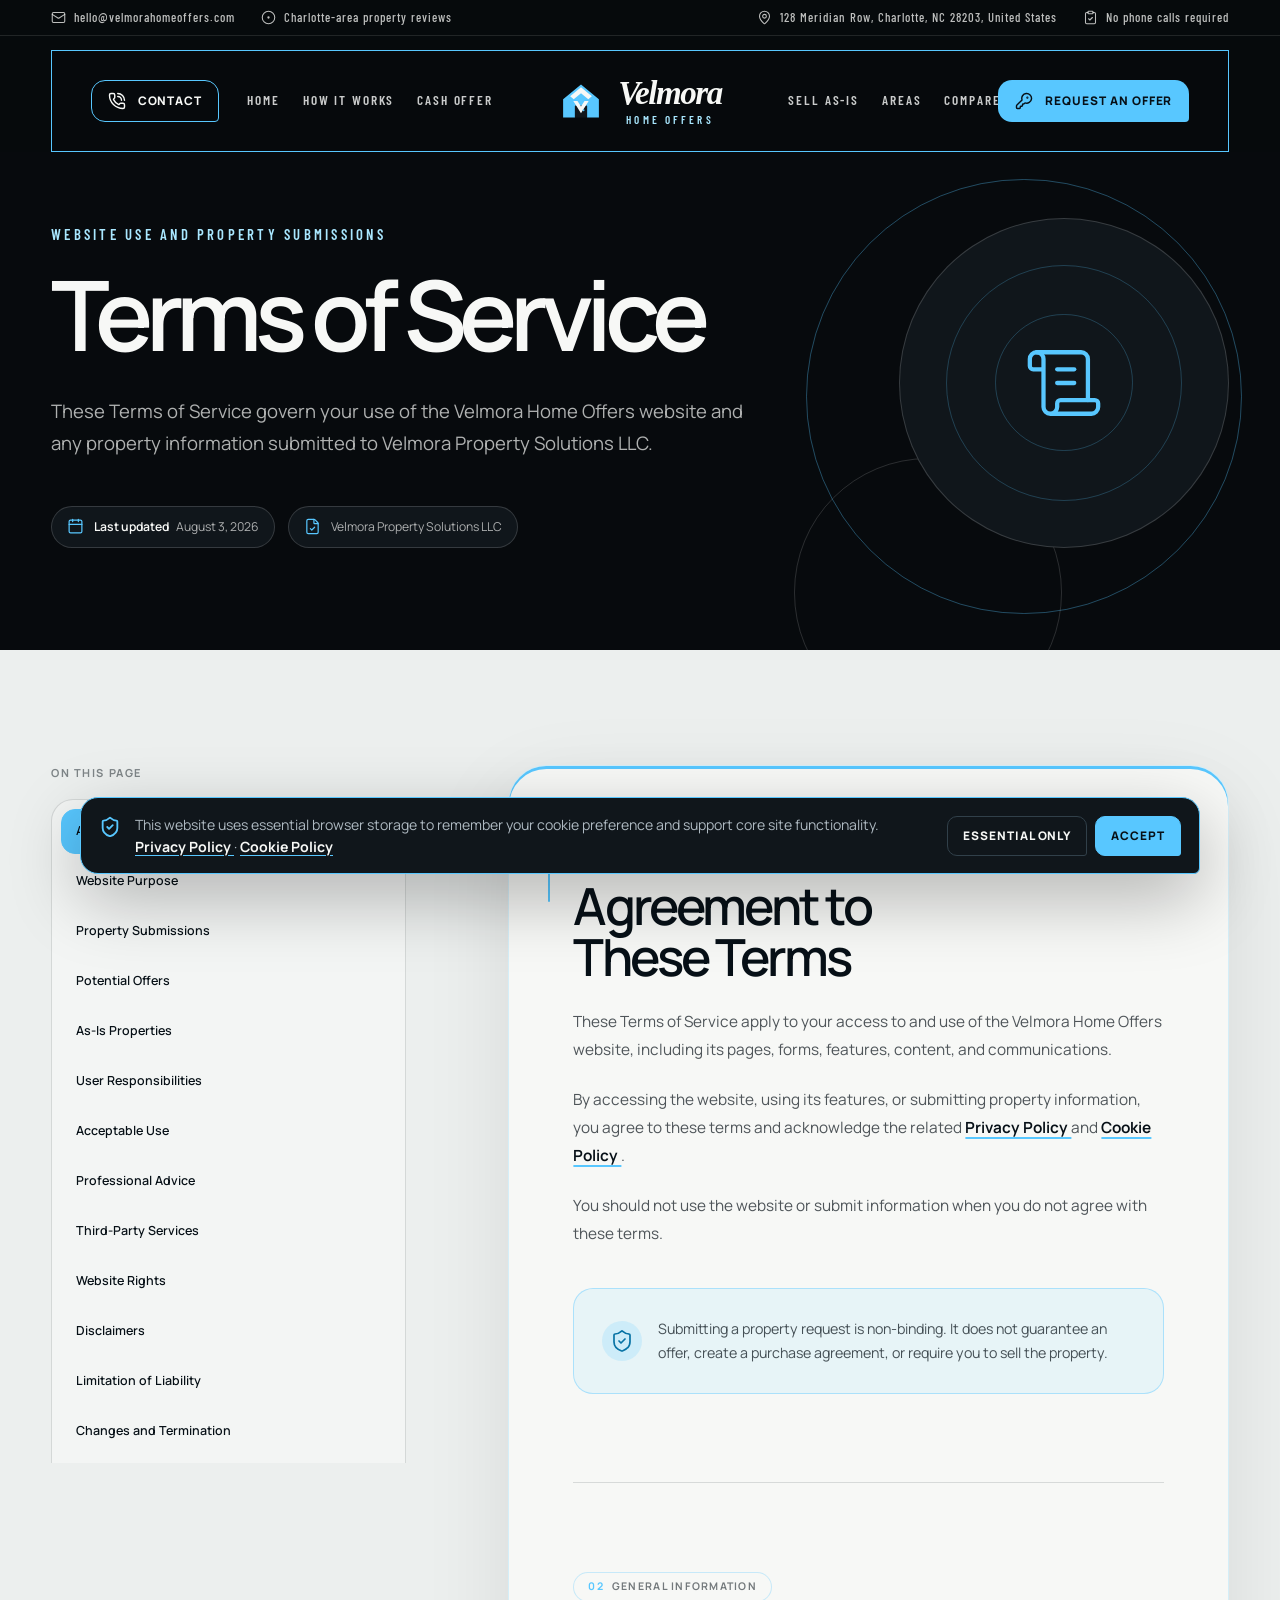
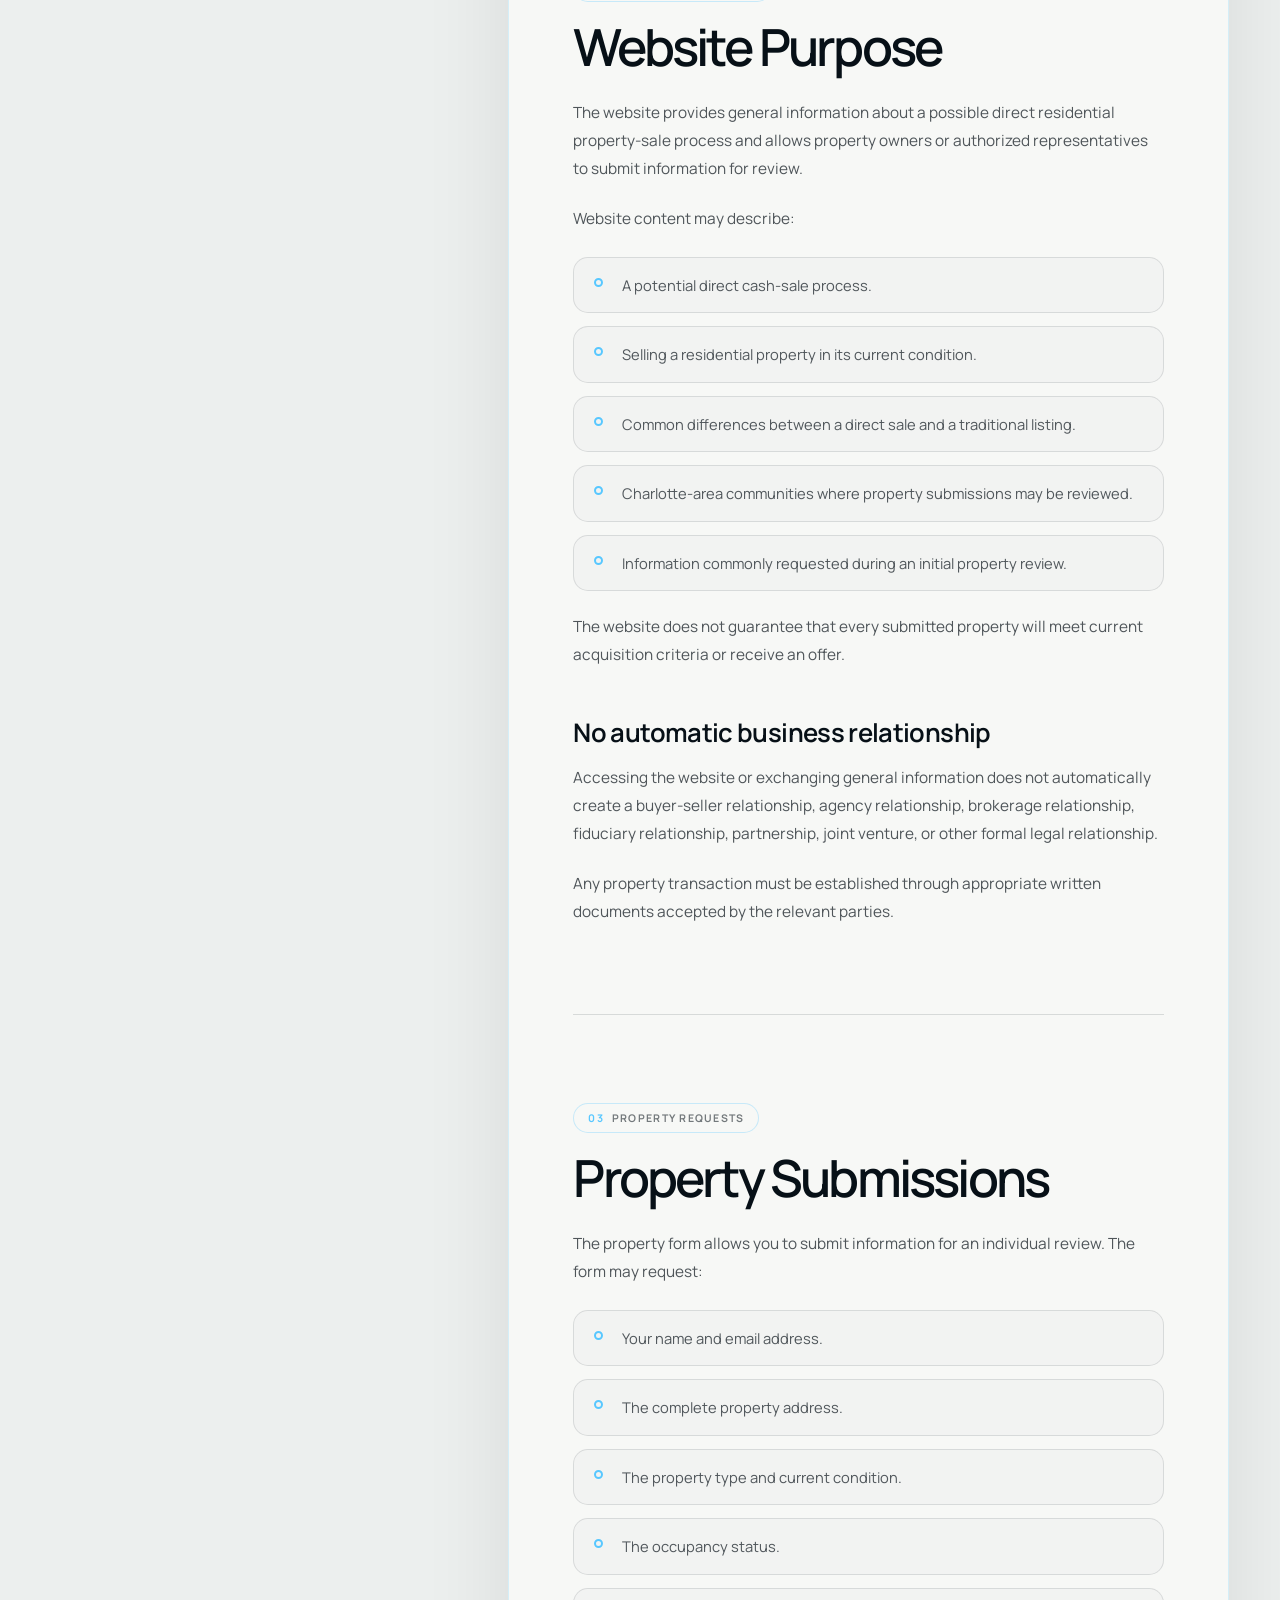
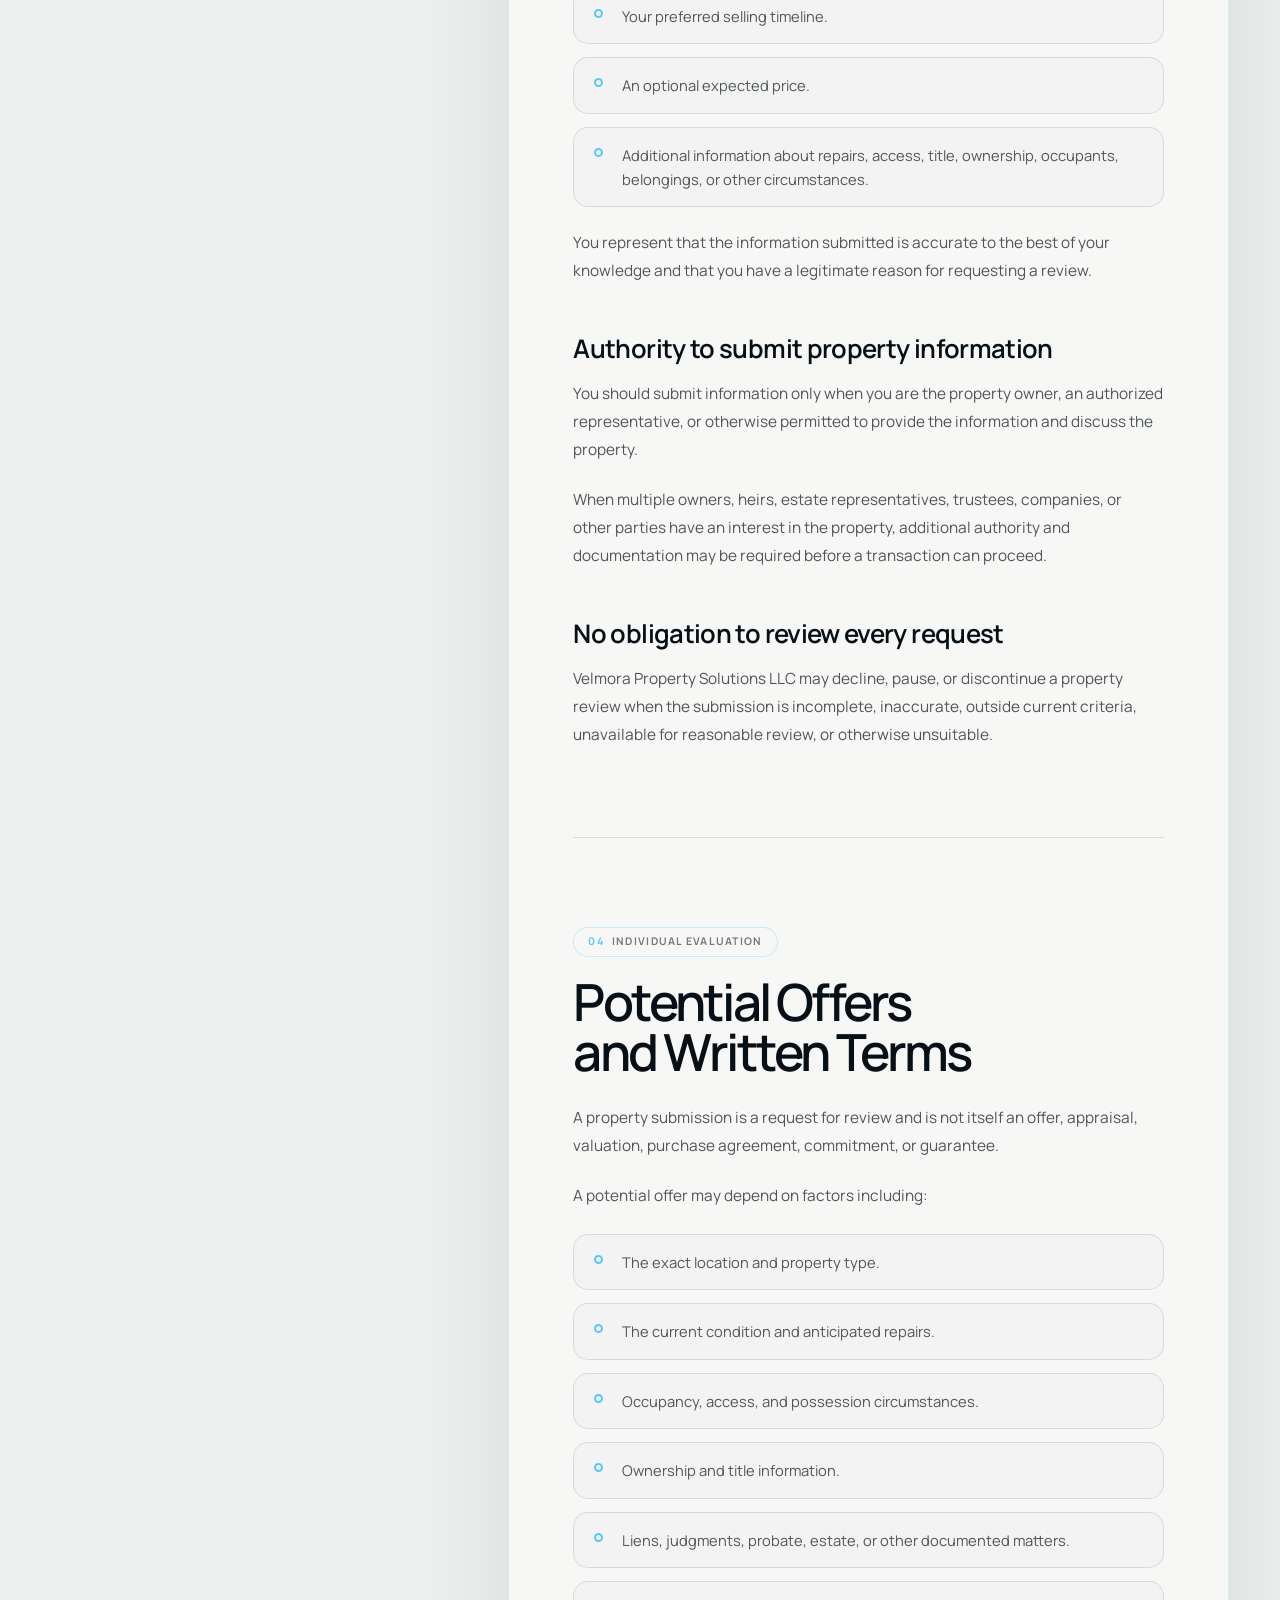
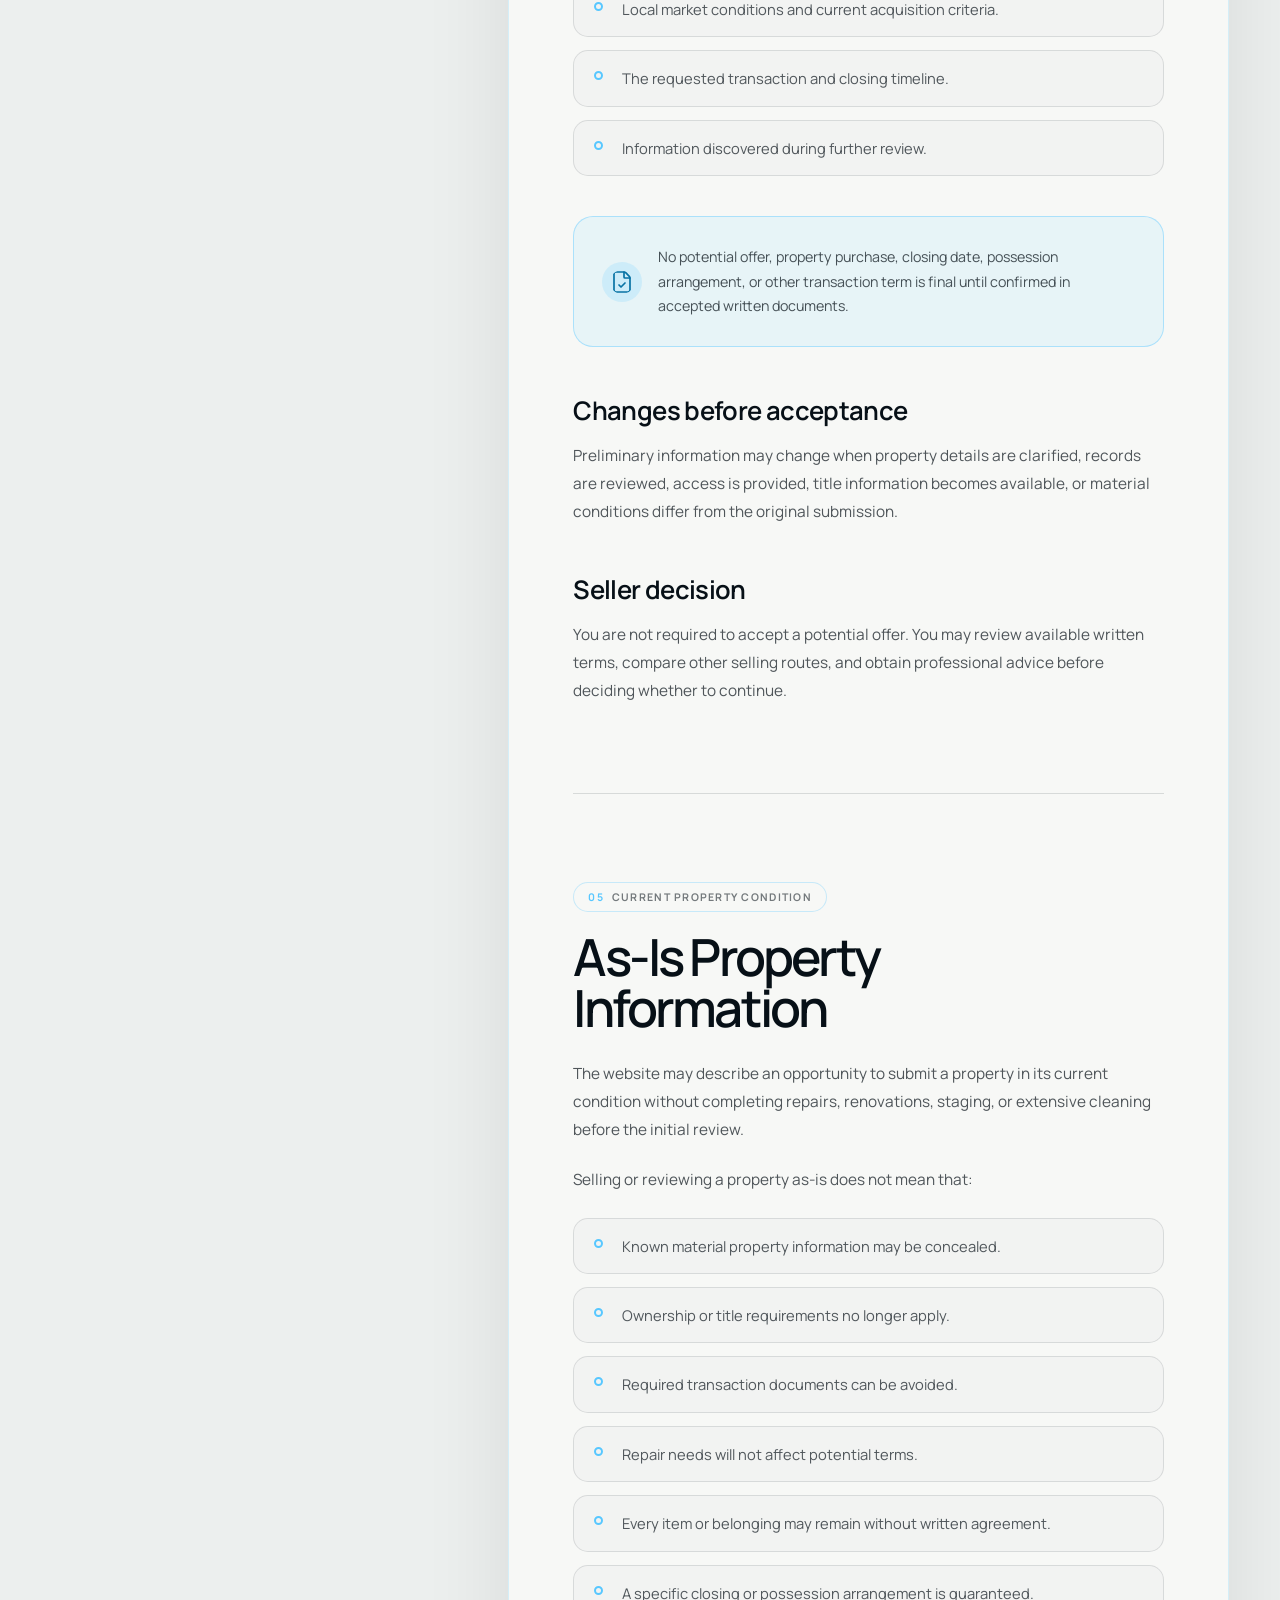
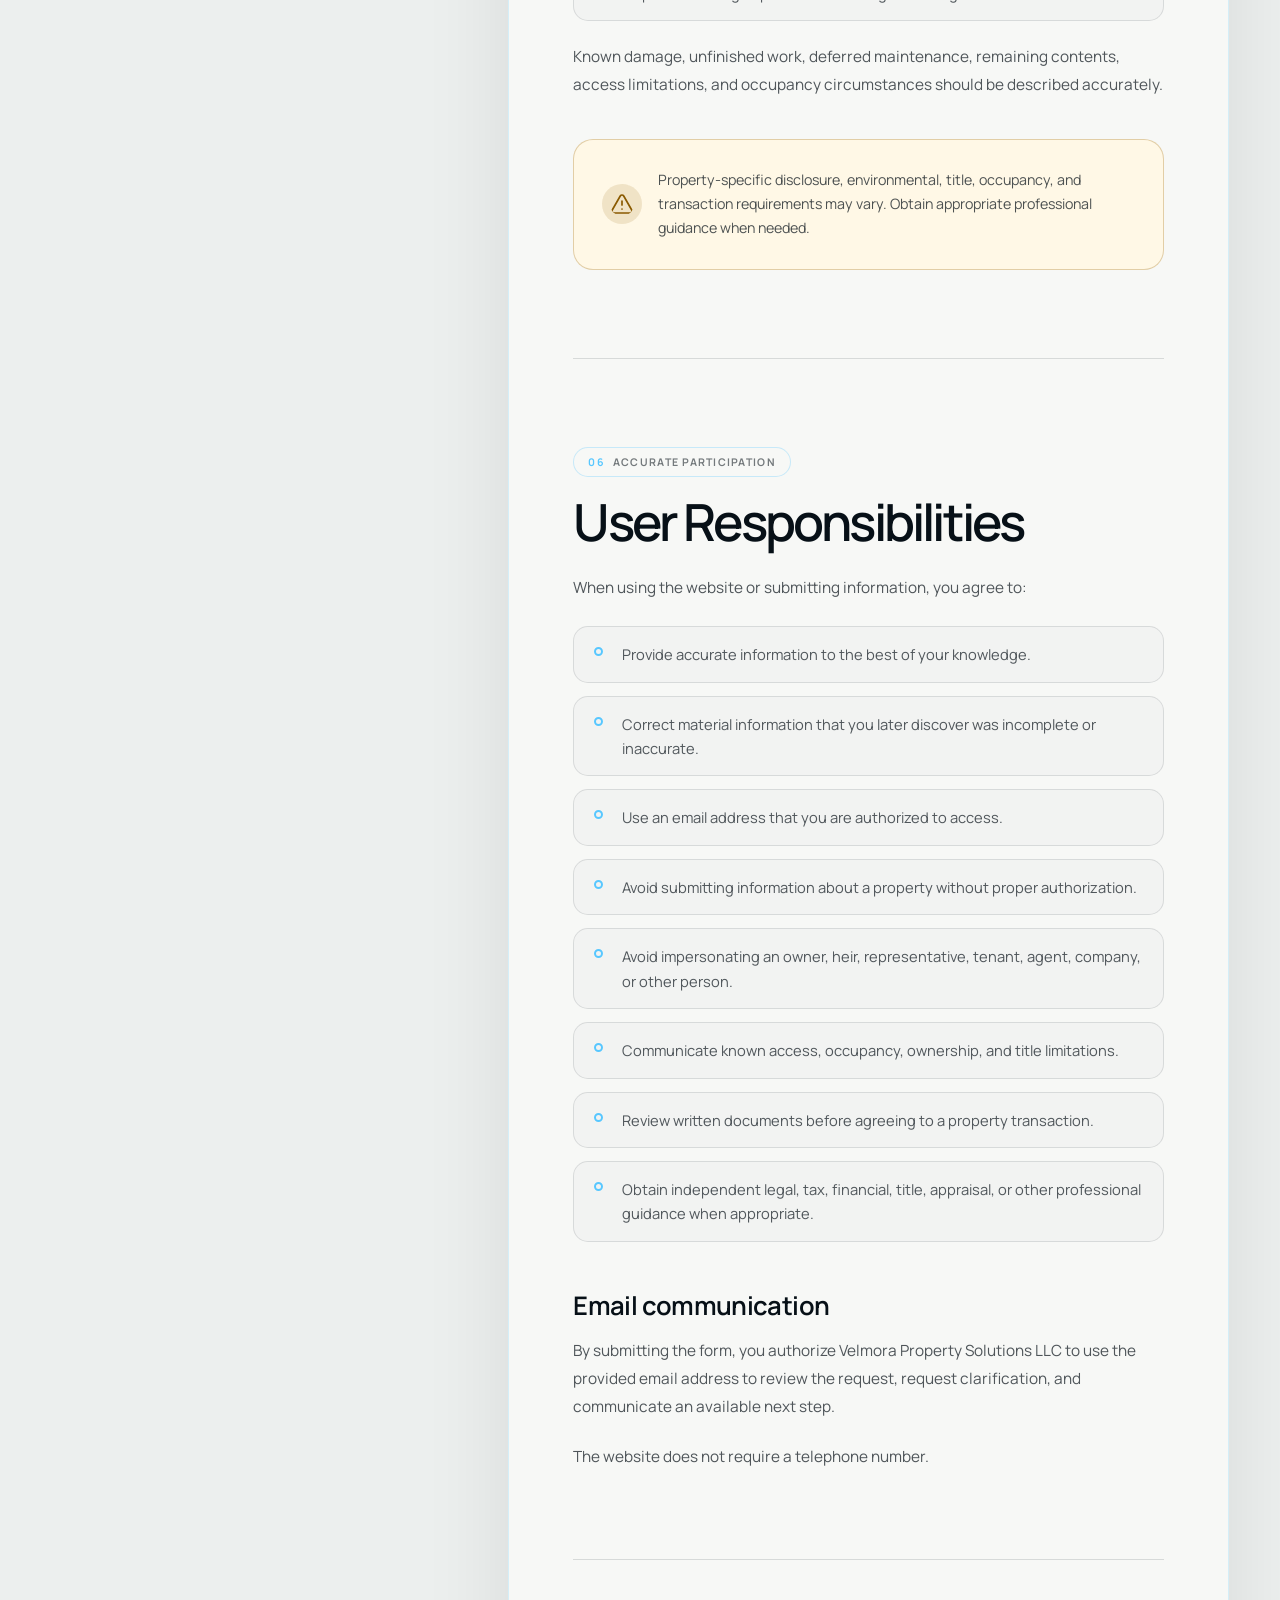
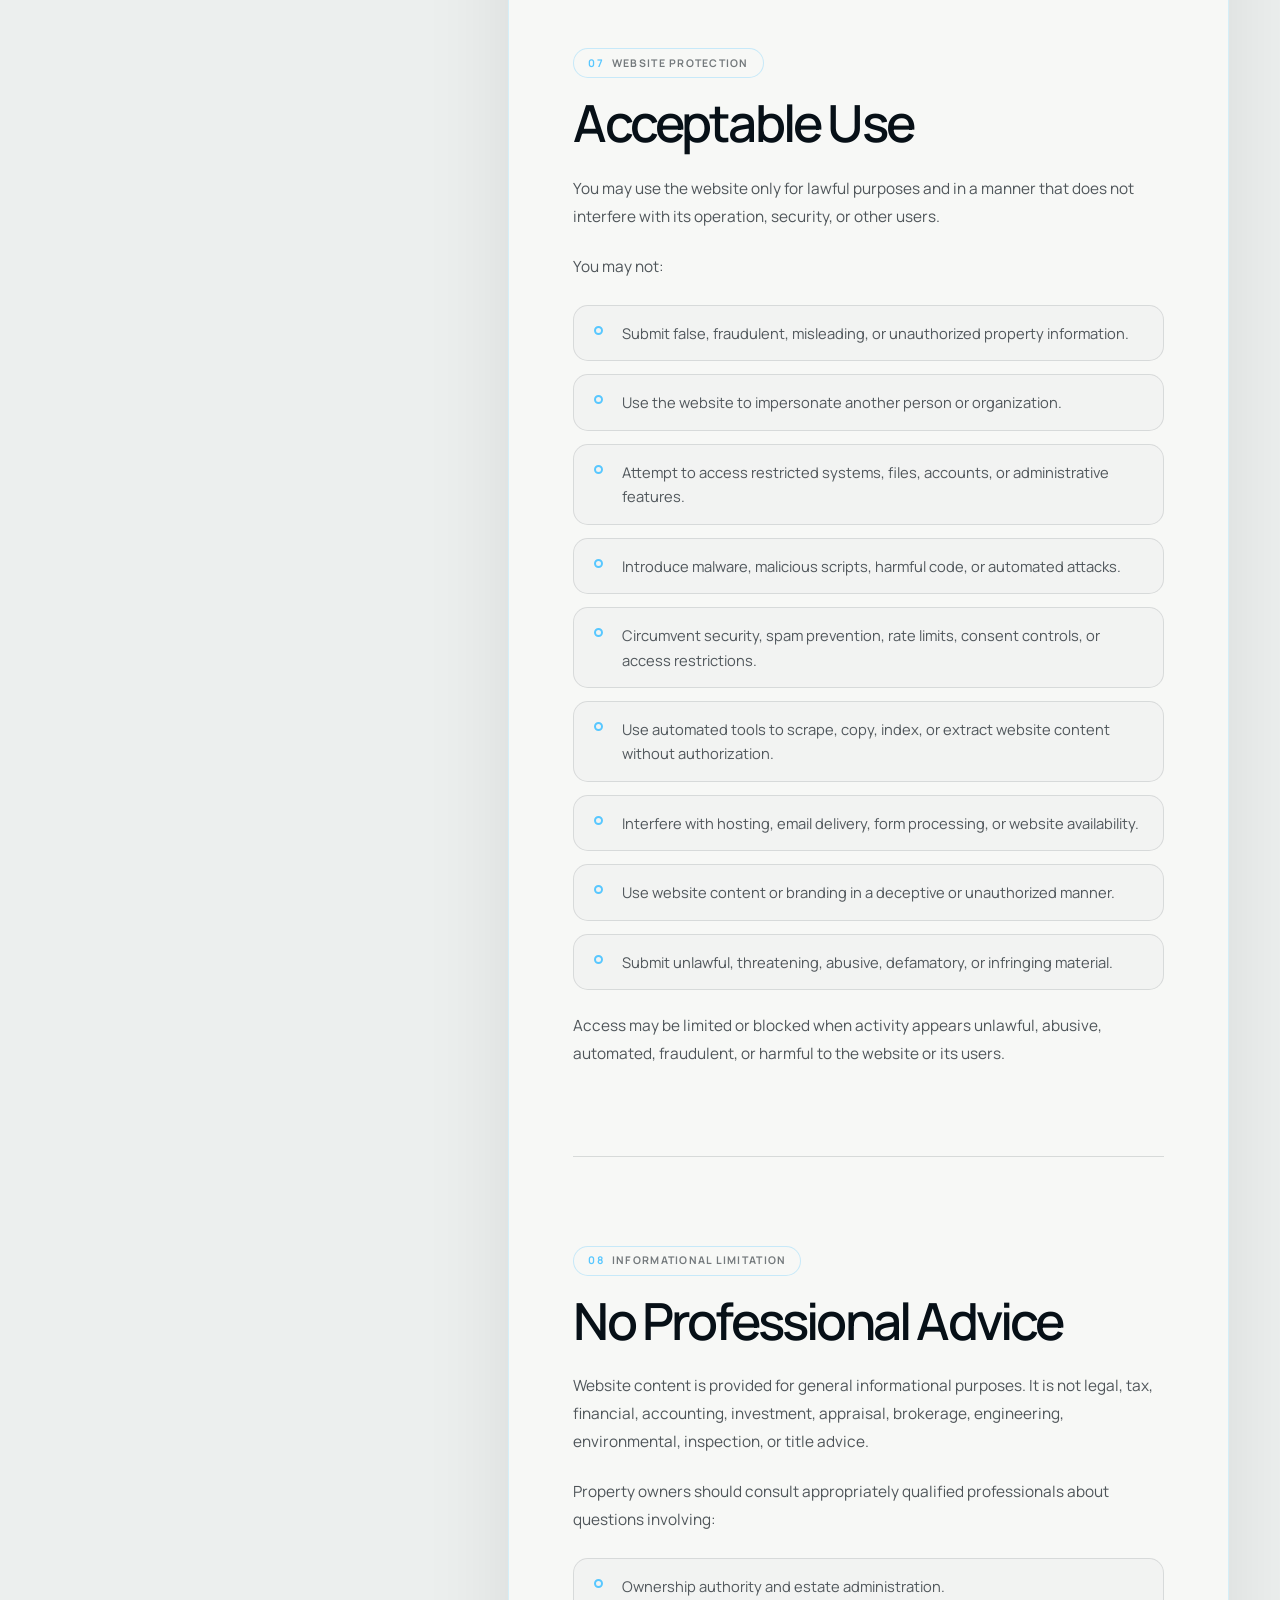
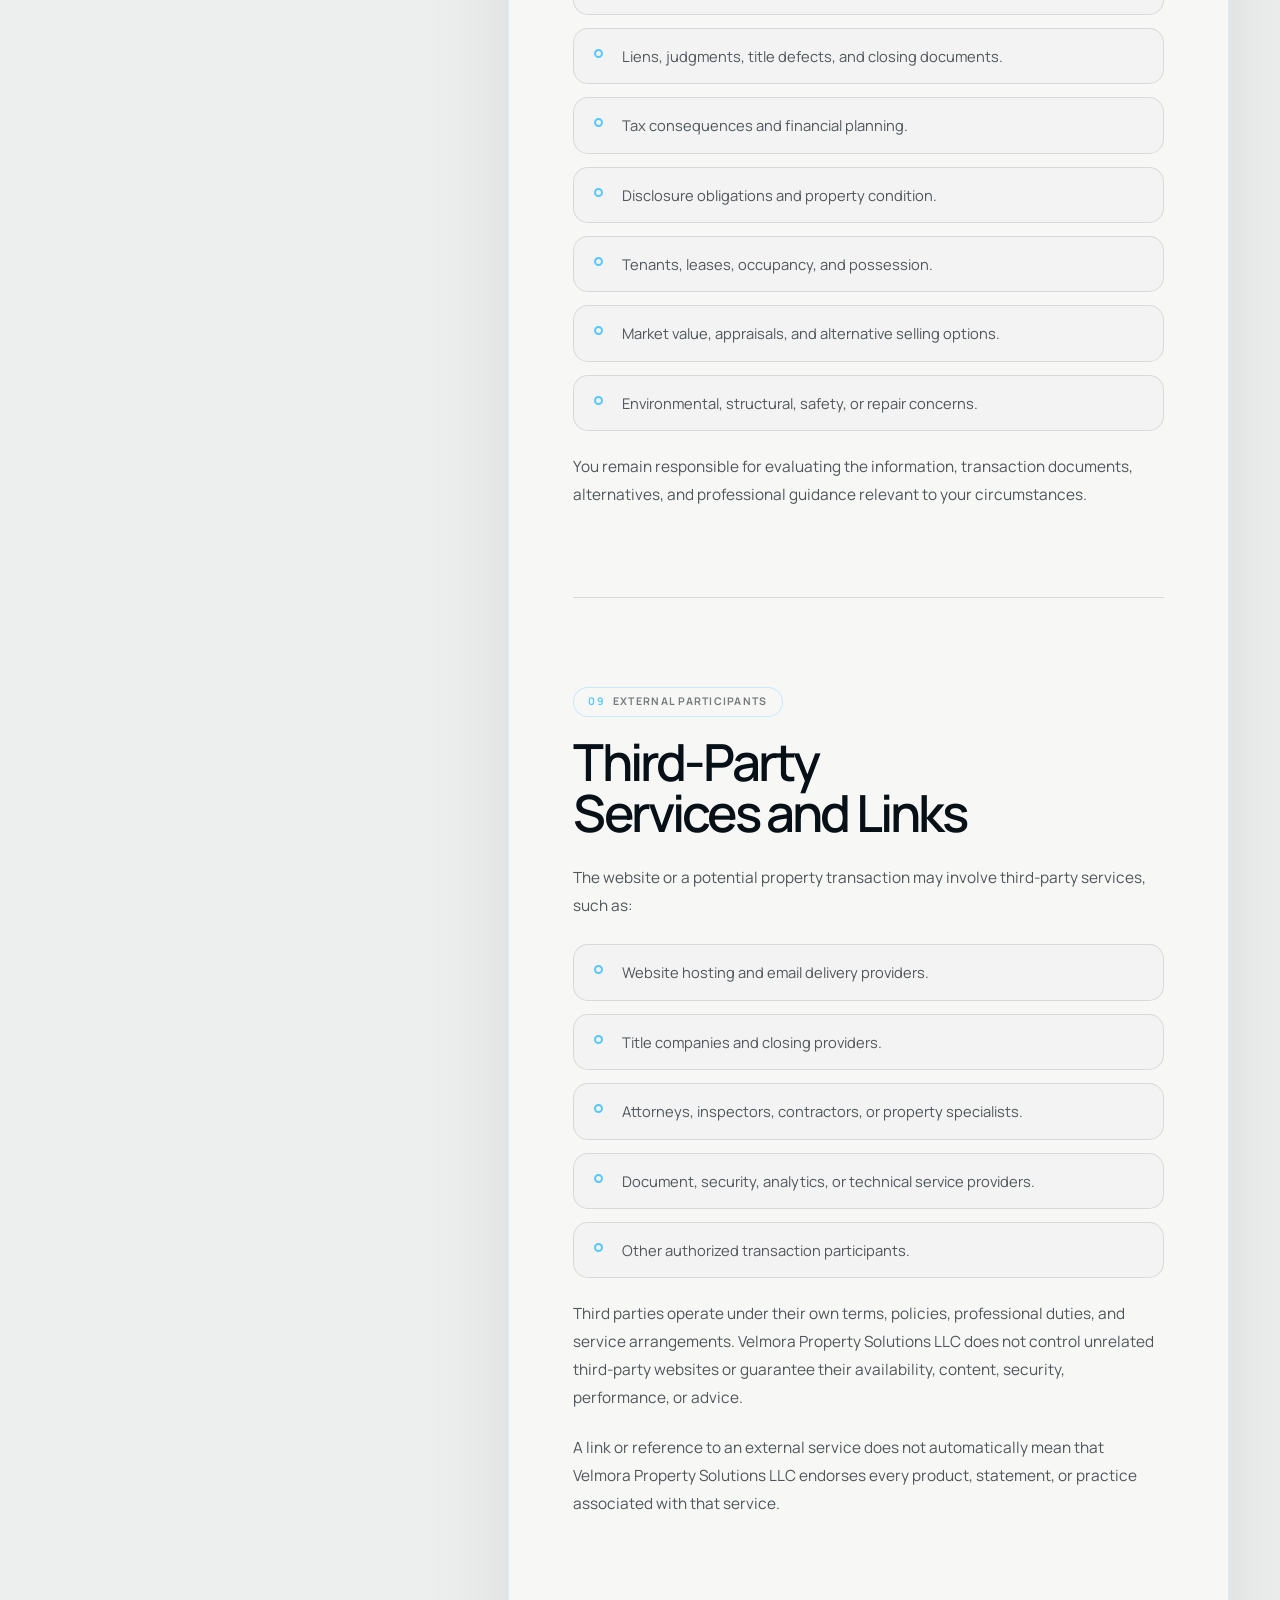
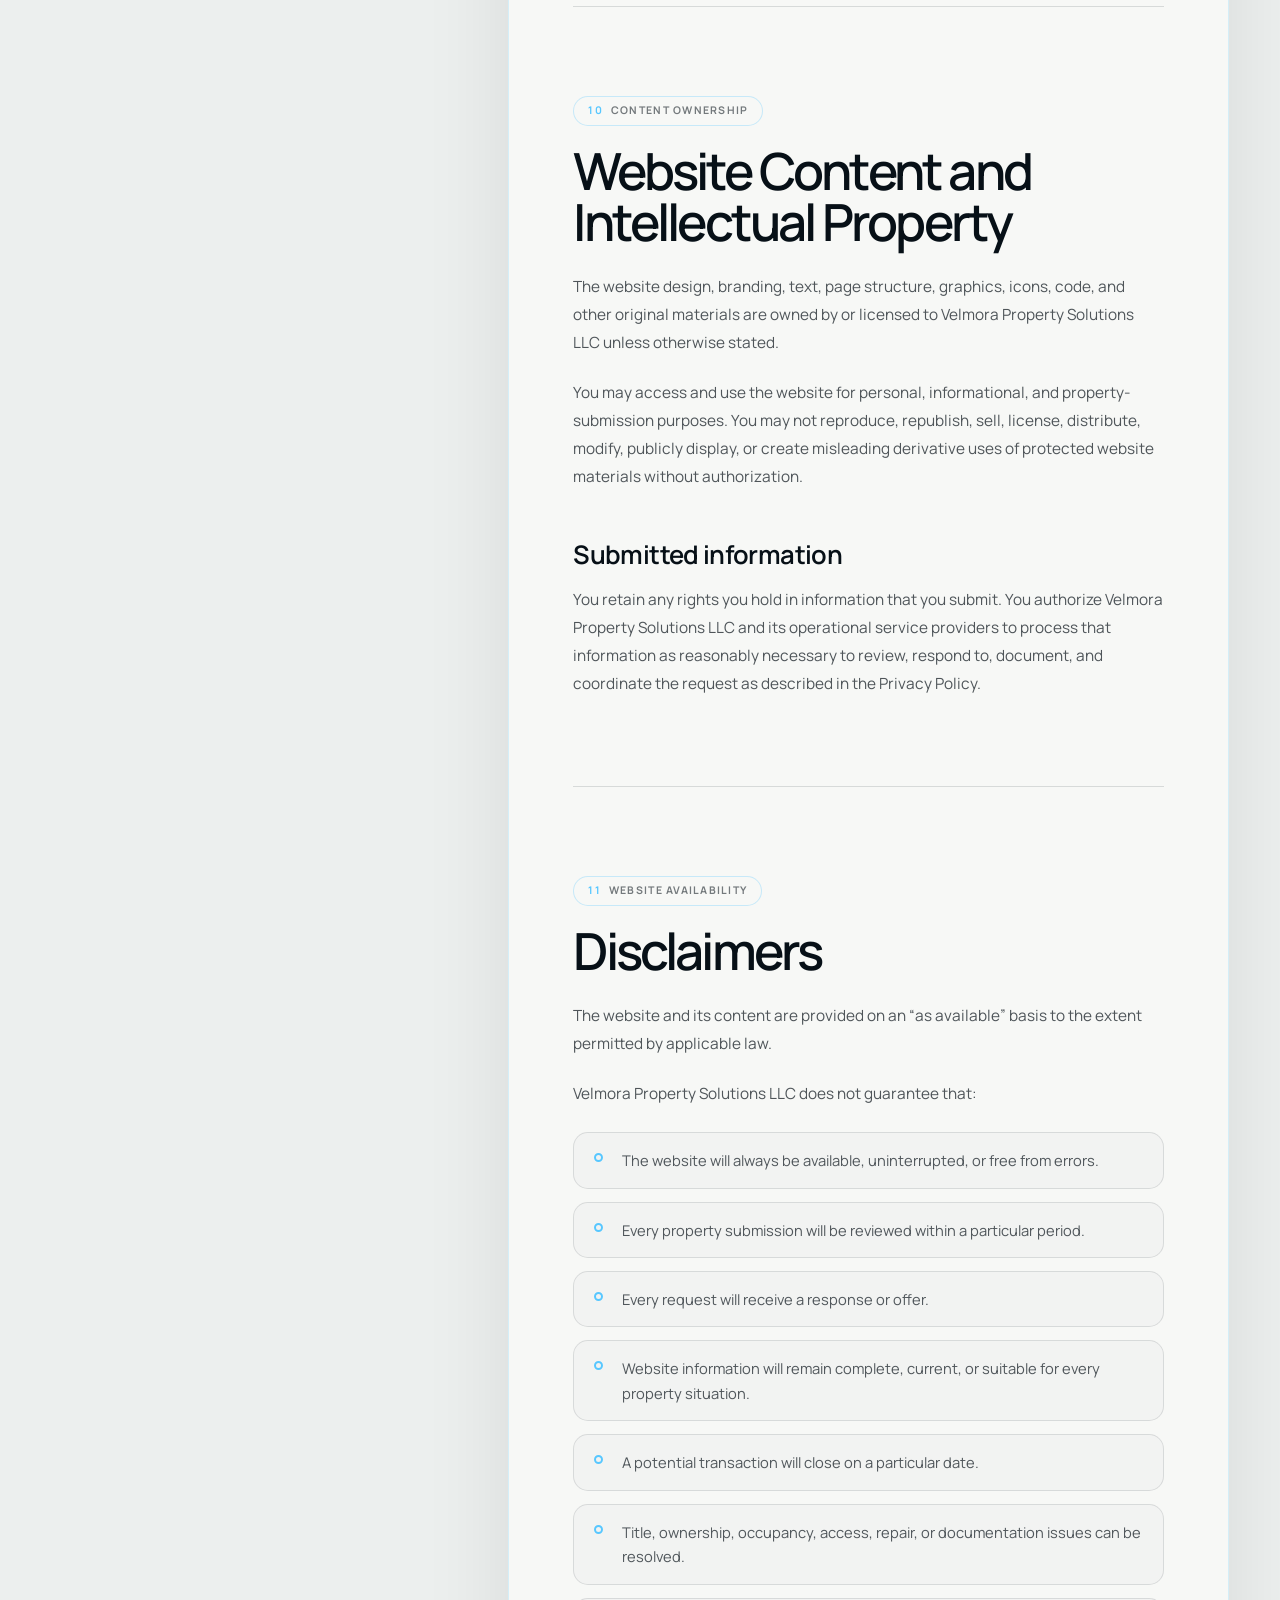
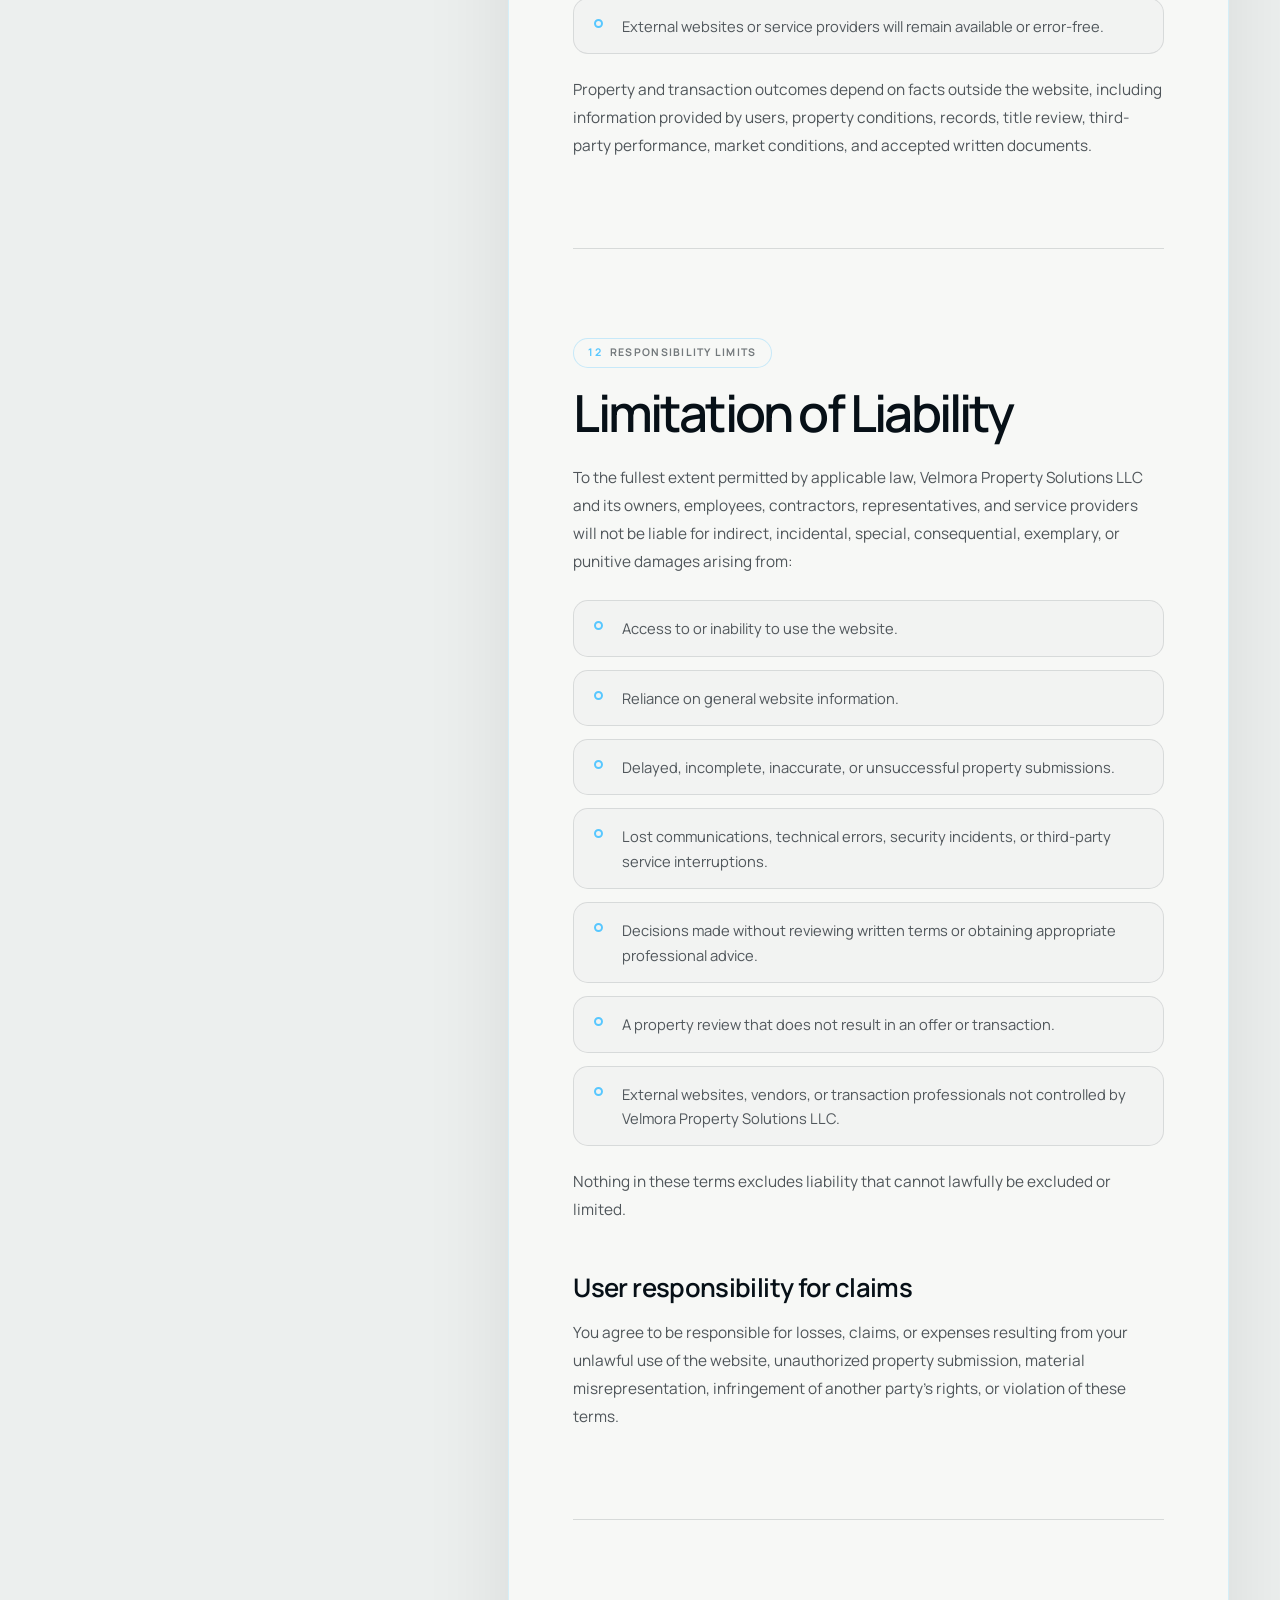
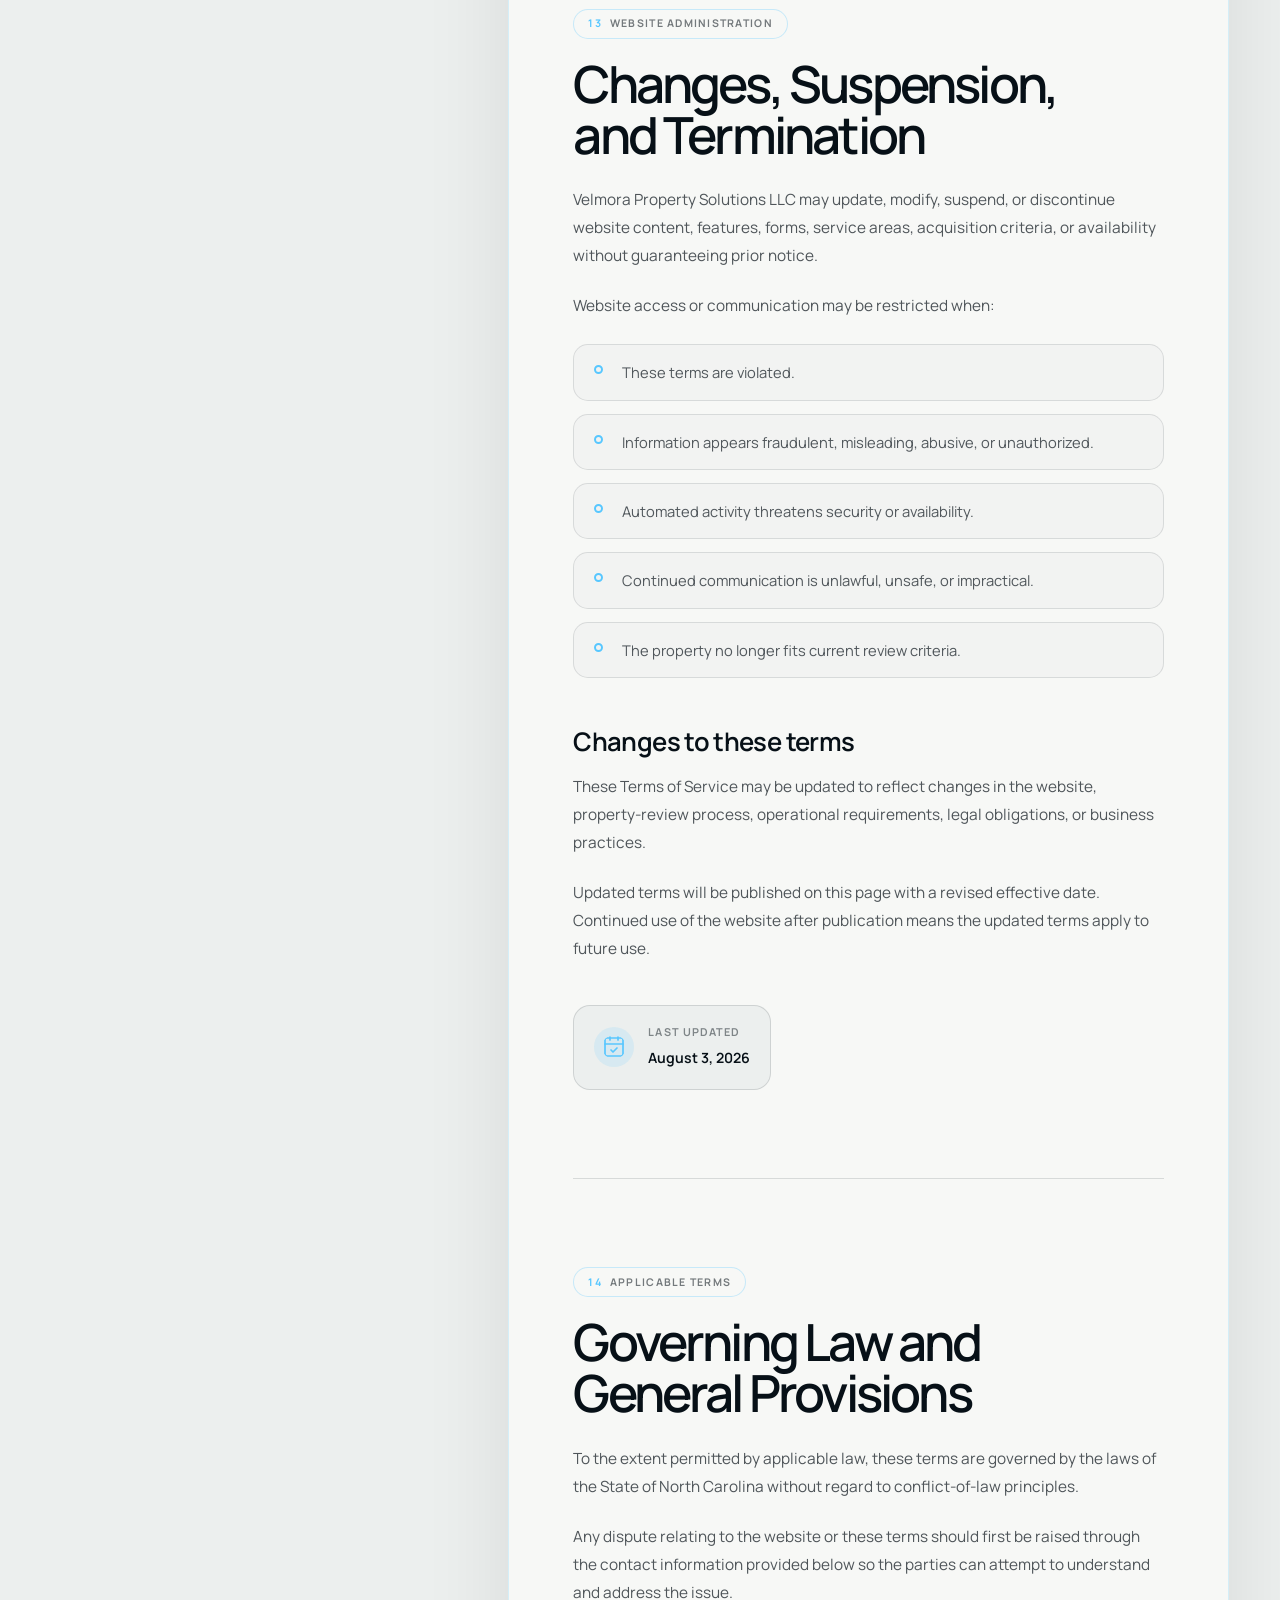
<file: terms-of-service.html>
<!DOCTYPE html>
<html lang="en" class="no-js">

<head>
    <meta charset="UTF-8">
    <meta name="viewport" content="width=device-width, initial-scale=1.0">

    <title>Terms of Service | Velmora Home Offers</title>

    <meta name="description"
        content="Review the Terms of Service governing use of the Velmora Home Offers website, property submissions, direct-sale information, written offers, and website communications.">

    <meta name="robots" content="index, follow">
    <meta name="theme-color" content="#070A0D">

    <meta property="og:type" content="website">

    <meta property="og:title" content="Terms of Service | Velmora Home Offers">

    <meta property="og:description"
        content="Understand the terms governing use of the Velmora Home Offers website and its property-review process.">

    <meta property="og:url" content="https://www.velmorahomeoffers.com/terms-of-service.html">

    <meta property="og:image" content="https://www.velmorahomeoffers.com/assets/images/home-hero-a.jpg">

    <meta property="og:image:alt" content="Velmora Home Offers Terms of Service">

    <meta property="og:site_name" content="Velmora Home Offers">

    <meta name="twitter:card" content="summary_large_image">

    <meta name="twitter:title" content="Terms of Service | Velmora Home Offers">

    <meta name="twitter:description"
        content="Review the terms governing property submissions, website information, potential offers, and communications.">

    <meta name="twitter:image" content="https://www.velmorahomeoffers.com/assets/images/home-hero-a.jpg">

    <link rel="canonical" href="https://www.velmorahomeoffers.com/terms-of-service.html">

    <link rel="icon" type="image/svg+xml" href="assets/icons/favicon.svg">

    <link rel="stylesheet" href="assets/vendor/aos/aos.css">
    <link rel="stylesheet" href="assets/css/global.css">
    <link rel="stylesheet" href="assets/css/legal.css">

    <script src="config/config.js"></script>
    <script src="assets/vendor/aos/aos.js" defer></script>
    <script src="assets/vendor/lucide/lucide.min.js" defer></script>
    <script src="assets/js/app.js" defer></script>
    <script src="assets/js/legal.js" defer></script>
</head>

<body data-legal-page="terms-of-service">
    <a class="site-skip-link" href="#main-content">
        Skip to main content
    </a>

    <header data-site-header></header>

    <div data-mobile-menu></div>

    <main class="legal-main" id="main-content">
        <section class="legal-hero" aria-labelledby="terms-of-service-title">
            <div class="site-container-wide legal-hero__inner">
                <div class="legal-hero__content">
                    <span class="site-eyebrow legal-hero__eyebrow">
                        Website use and property submissions
                    </span>

                    <h1 class="legal-hero__title" id="terms-of-service-title">
                        Terms of Service
                    </h1>

                    <p class="legal-hero__intro">
                        These Terms of Service govern your use of the Velmora Home Offers
                        website and any property information submitted to Velmora Property
                        Solutions LLC.
                    </p>

                    <div class="legal-hero__meta">
                        <span class="legal-hero__meta-item">
                            <i data-lucide="calendar" aria-hidden="true"></i>

                            <span>
                                <strong data-site-text="legal.lastUpdatedLabel">
                                    Last updated
                                </strong>

                                <span data-site-text="legal.lastUpdated">
                                    August 3, 2026
                                </span>
                            </span>
                        </span>

                        <span class="legal-hero__meta-item">
                            <i data-lucide="file-check" aria-hidden="true"></i>

                            Velmora Property Solutions LLC
                        </span>
                    </div>
                </div>

                <div class="legal-hero__mark" aria-hidden="true">
                    <i data-lucide="scroll-text"></i>
                </div>
            </div>
        </section>

        <section class="legal-content" aria-label="Terms of Service content">
            <div class="site-container-wide legal-content__layout">
                <aside class="legal-sidebar">
                    <div class="legal-sidebar__inner site-sticky">
                        <span class="legal-sidebar__label">
                            On this page
                        </span>

                        <nav class="legal-sidebar__nav" aria-label="Terms of Service sections" data-legal-nav>
                            <a class="legal-sidebar__link is-active" href="#terms-overview" data-legal-nav-link>
                                Agreement to These Terms
                            </a>

                            <a class="legal-sidebar__link" href="#website-purpose" data-legal-nav-link>
                                Website Purpose
                            </a>

                            <a class="legal-sidebar__link" href="#property-submissions" data-legal-nav-link>
                                Property Submissions
                            </a>

                            <a class="legal-sidebar__link" href="#potential-offers" data-legal-nav-link>
                                Potential Offers
                            </a>

                            <a class="legal-sidebar__link" href="#as-is-properties" data-legal-nav-link>
                                As-Is Properties
                            </a>

                            <a class="legal-sidebar__link" href="#user-responsibilities" data-legal-nav-link>
                                User Responsibilities
                            </a>

                            <a class="legal-sidebar__link" href="#acceptable-use" data-legal-nav-link>
                                Acceptable Use
                            </a>

                            <a class="legal-sidebar__link" href="#professional-advice" data-legal-nav-link>
                                Professional Advice
                            </a>

                            <a class="legal-sidebar__link" href="#third-party-services" data-legal-nav-link>
                                Third-Party Services
                            </a>

                            <a class="legal-sidebar__link" href="#website-rights" data-legal-nav-link>
                                Website Rights
                            </a>

                            <a class="legal-sidebar__link" href="#disclaimers" data-legal-nav-link>
                                Disclaimers
                            </a>

                            <a class="legal-sidebar__link" href="#liability" data-legal-nav-link>
                                Limitation of Liability
                            </a>

                            <a class="legal-sidebar__link" href="#changes-and-termination" data-legal-nav-link>
                                Changes and Termination
                            </a>

                            <a class="legal-sidebar__link" href="#governing-law" data-legal-nav-link>
                                Governing Law
                            </a>

                            <a class="legal-sidebar__link" href="#terms-contact" data-legal-nav-link>
                                Contact
                            </a>
                        </nav>

                        <div class="legal-sidebar__contact">
                            <i data-lucide="mail" aria-hidden="true"></i>

                            <div>
                                <span>Terms questions</span>

                                <a href="mailto:hello@velmorahomeoffers.com" data-site-mailto="contact.recipientEmail">
                                    hello@velmorahomeoffers.com
                                </a>
                            </div>
                        </div>
                    </div>
                </aside>

                <article class="legal-document">
                    <section class="legal-section" id="terms-overview" data-legal-section>
                        <span class="legal-section__eyebrow">
                            Agreement
                        </span>

                        <h2 class="legal-section__title">
                            Agreement to These Terms
                        </h2>

                        <p>
                            These Terms of Service apply to your access to and use of the
                            Velmora Home Offers website, including its pages, forms,
                            features, content, and communications.
                        </p>

                        <p>
                            By accessing the website, using its features, or submitting
                            property information, you agree to these terms and acknowledge
                            the related
                            <a href="privacy-policy.html">
                                Privacy Policy
                            </a>
                            and
                            <a href="cookie-policy.html">
                                Cookie Policy
                            </a>.
                        </p>

                        <p>
                            You should not use the website or submit information when you do
                            not agree with these terms.
                        </p>

                        <div class="legal-callout">
                            <i data-lucide="shield-check" aria-hidden="true"></i>

                            <p>
                                Submitting a property request is non-binding. It does not
                                guarantee an offer, create a purchase agreement, or require you
                                to sell the property.
                            </p>
                        </div>
                    </section>

                    <section class="legal-section" id="website-purpose" data-legal-section>
                        <span class="legal-section__eyebrow">
                            General information
                        </span>

                        <h2 class="legal-section__title">
                            Website Purpose
                        </h2>

                        <p>
                            The website provides general information about a possible direct
                            residential property-sale process and allows property owners or
                            authorized representatives to submit information for review.
                        </p>

                        <p>
                            Website content may describe:
                        </p>

                        <ul class="legal-list">
                            <li>
                                A potential direct cash-sale process.
                            </li>

                            <li>
                                Selling a residential property in its current condition.
                            </li>

                            <li>
                                Common differences between a direct sale and a traditional
                                listing.
                            </li>

                            <li>
                                Charlotte-area communities where property submissions may be
                                reviewed.
                            </li>

                            <li>
                                Information commonly requested during an initial property
                                review.
                            </li>
                        </ul>

                        <p>
                            The website does not guarantee that every submitted property will
                            meet current acquisition criteria or receive an offer.
                        </p>

                        <h3 class="legal-section__subtitle">
                            No automatic business relationship
                        </h3>

                        <p>
                            Accessing the website or exchanging general information does not
                            automatically create a buyer-seller relationship, agency
                            relationship, brokerage relationship, fiduciary relationship,
                            partnership, joint venture, or other formal legal relationship.
                        </p>

                        <p>
                            Any property transaction must be established through appropriate
                            written documents accepted by the relevant parties.
                        </p>
                    </section>

                    <section class="legal-section" id="property-submissions" data-legal-section>
                        <span class="legal-section__eyebrow">
                            Property requests
                        </span>

                        <h2 class="legal-section__title">
                            Property Submissions
                        </h2>

                        <p>
                            The property form allows you to submit information for an
                            individual review. The form may request:
                        </p>

                        <ul class="legal-list">
                            <li>
                                Your name and email address.
                            </li>

                            <li>
                                The complete property address.
                            </li>

                            <li>
                                The property type and current condition.
                            </li>

                            <li>
                                The occupancy status.
                            </li>

                            <li>
                                Your preferred selling timeline.
                            </li>

                            <li>
                                An optional expected price.
                            </li>

                            <li>
                                Additional information about repairs, access, title,
                                ownership, occupants, belongings, or other circumstances.
                            </li>
                        </ul>

                        <p>
                            You represent that the information submitted is accurate to the
                            best of your knowledge and that you have a legitimate reason for
                            requesting a review.
                        </p>

                        <h3 class="legal-section__subtitle">
                            Authority to submit property information
                        </h3>

                        <p>
                            You should submit information only when you are the property
                            owner, an authorized representative, or otherwise permitted to
                            provide the information and discuss the property.
                        </p>

                        <p>
                            When multiple owners, heirs, estate representatives, trustees,
                            companies, or other parties have an interest in the property,
                            additional authority and documentation may be required before a
                            transaction can proceed.
                        </p>

                        <h3 class="legal-section__subtitle">
                            No obligation to review every request
                        </h3>

                        <p>
                            Velmora Property Solutions LLC may decline, pause, or discontinue
                            a property review when the submission is incomplete, inaccurate,
                            outside current criteria, unavailable for reasonable review, or
                            otherwise unsuitable.
                        </p>
                    </section>

                    <section class="legal-section" id="potential-offers" data-legal-section>
                        <span class="legal-section__eyebrow">
                            Individual evaluation
                        </span>

                        <h2 class="legal-section__title">
                            Potential Offers and Written Terms
                        </h2>

                        <p>
                            A property submission is a request for review and is not itself an
                            offer, appraisal, valuation, purchase agreement, commitment, or
                            guarantee.
                        </p>

                        <p>
                            A potential offer may depend on factors including:
                        </p>

                        <ul class="legal-list">
                            <li>
                                The exact location and property type.
                            </li>

                            <li>
                                The current condition and anticipated repairs.
                            </li>

                            <li>
                                Occupancy, access, and possession circumstances.
                            </li>

                            <li>
                                Ownership and title information.
                            </li>

                            <li>
                                Liens, judgments, probate, estate, or other documented matters.
                            </li>

                            <li>
                                Local market conditions and current acquisition criteria.
                            </li>

                            <li>
                                The requested transaction and closing timeline.
                            </li>

                            <li>
                                Information discovered during further review.
                            </li>
                        </ul>

                        <div class="legal-callout">
                            <i data-lucide="file-check" aria-hidden="true"></i>

                            <p>
                                No potential offer, property purchase, closing date, possession
                                arrangement, or other transaction term is final until confirmed
                                in accepted written documents.
                            </p>
                        </div>

                        <h3 class="legal-section__subtitle">
                            Changes before acceptance
                        </h3>

                        <p>
                            Preliminary information may change when property details are
                            clarified, records are reviewed, access is provided, title
                            information becomes available, or material conditions differ
                            from the original submission.
                        </p>

                        <h3 class="legal-section__subtitle">
                            Seller decision
                        </h3>

                        <p>
                            You are not required to accept a potential offer. You may review
                            available written terms, compare other selling routes, and obtain
                            professional advice before deciding whether to continue.
                        </p>
                    </section>

                    <section class="legal-section" id="as-is-properties" data-legal-section>
                        <span class="legal-section__eyebrow">
                            Current property condition
                        </span>

                        <h2 class="legal-section__title">
                            As-Is Property Information
                        </h2>

                        <p>
                            The website may describe an opportunity to submit a property in
                            its current condition without completing repairs, renovations,
                            staging, or extensive cleaning before the initial review.
                        </p>

                        <p>
                            Selling or reviewing a property as-is does not mean that:
                        </p>

                        <ul class="legal-list">
                            <li>
                                Known material property information may be concealed.
                            </li>

                            <li>
                                Ownership or title requirements no longer apply.
                            </li>

                            <li>
                                Required transaction documents can be avoided.
                            </li>

                            <li>
                                Repair needs will not affect potential terms.
                            </li>

                            <li>
                                Every item or belonging may remain without written agreement.
                            </li>

                            <li>
                                A specific closing or possession arrangement is guaranteed.
                            </li>
                        </ul>

                        <p>
                            Known damage, unfinished work, deferred maintenance, remaining
                            contents, access limitations, and occupancy circumstances should
                            be described accurately.
                        </p>

                        <div class="legal-callout legal-callout--warning">
                            <i data-lucide="triangle-alert" aria-hidden="true"></i>

                            <p>
                                Property-specific disclosure, environmental, title, occupancy,
                                and transaction requirements may vary. Obtain appropriate
                                professional guidance when needed.
                            </p>
                        </div>
                    </section>

                    <section class="legal-section" id="user-responsibilities" data-legal-section>
                        <span class="legal-section__eyebrow">
                            Accurate participation
                        </span>

                        <h2 class="legal-section__title">
                            User Responsibilities
                        </h2>

                        <p>
                            When using the website or submitting information, you agree to:
                        </p>

                        <ul class="legal-list">
                            <li>
                                Provide accurate information to the best of your knowledge.
                            </li>

                            <li>
                                Correct material information that you later discover was
                                incomplete or inaccurate.
                            </li>

                            <li>
                                Use an email address that you are authorized to access.
                            </li>

                            <li>
                                Avoid submitting information about a property without proper
                                authorization.
                            </li>

                            <li>
                                Avoid impersonating an owner, heir, representative, tenant,
                                agent, company, or other person.
                            </li>

                            <li>
                                Communicate known access, occupancy, ownership, and title
                                limitations.
                            </li>

                            <li>
                                Review written documents before agreeing to a property
                                transaction.
                            </li>

                            <li>
                                Obtain independent legal, tax, financial, title, appraisal, or
                                other professional guidance when appropriate.
                            </li>
                        </ul>

                        <h3 class="legal-section__subtitle">
                            Email communication
                        </h3>

                        <p>
                            By submitting the form, you authorize Velmora Property Solutions
                            LLC to use the provided email address to review the request,
                            request clarification, and communicate an available next step.
                        </p>

                        <p>
                            The website does not require a telephone number.
                        </p>
                    </section>

                    <section class="legal-section" id="acceptable-use" data-legal-section>
                        <span class="legal-section__eyebrow">
                            Website protection
                        </span>

                        <h2 class="legal-section__title">
                            Acceptable Use
                        </h2>

                        <p>
                            You may use the website only for lawful purposes and in a manner
                            that does not interfere with its operation, security, or other
                            users.
                        </p>

                        <p>
                            You may not:
                        </p>

                        <ul class="legal-list">
                            <li>
                                Submit false, fraudulent, misleading, or unauthorized property
                                information.
                            </li>

                            <li>
                                Use the website to impersonate another person or organization.
                            </li>

                            <li>
                                Attempt to access restricted systems, files, accounts, or
                                administrative features.
                            </li>

                            <li>
                                Introduce malware, malicious scripts, harmful code, or automated
                                attacks.
                            </li>

                            <li>
                                Circumvent security, spam prevention, rate limits, consent
                                controls, or access restrictions.
                            </li>

                            <li>
                                Use automated tools to scrape, copy, index, or extract website
                                content without authorization.
                            </li>

                            <li>
                                Interfere with hosting, email delivery, form processing, or
                                website availability.
                            </li>

                            <li>
                                Use website content or branding in a deceptive or unauthorized
                                manner.
                            </li>

                            <li>
                                Submit unlawful, threatening, abusive, defamatory, or
                                infringing material.
                            </li>
                        </ul>

                        <p>
                            Access may be limited or blocked when activity appears unlawful,
                            abusive, automated, fraudulent, or harmful to the website or its
                            users.
                        </p>
                    </section>

                    <section class="legal-section" id="professional-advice" data-legal-section>
                        <span class="legal-section__eyebrow">
                            Informational limitation
                        </span>

                        <h2 class="legal-section__title">
                            No Professional Advice
                        </h2>

                        <p>
                            Website content is provided for general informational purposes.
                            It is not legal, tax, financial, accounting, investment,
                            appraisal, brokerage, engineering, environmental, inspection, or
                            title advice.
                        </p>

                        <p>
                            Property owners should consult appropriately qualified
                            professionals about questions involving:
                        </p>

                        <ul class="legal-list">
                            <li>
                                Ownership authority and estate administration.
                            </li>

                            <li>
                                Liens, judgments, title defects, and closing documents.
                            </li>

                            <li>
                                Tax consequences and financial planning.
                            </li>

                            <li>
                                Disclosure obligations and property condition.
                            </li>

                            <li>
                                Tenants, leases, occupancy, and possession.
                            </li>

                            <li>
                                Market value, appraisals, and alternative selling options.
                            </li>

                            <li>
                                Environmental, structural, safety, or repair concerns.
                            </li>
                        </ul>

                        <p>
                            You remain responsible for evaluating the information,
                            transaction documents, alternatives, and professional guidance
                            relevant to your circumstances.
                        </p>
                    </section>

                    <section class="legal-section" id="third-party-services" data-legal-section>
                        <span class="legal-section__eyebrow">
                            External participants
                        </span>

                        <h2 class="legal-section__title">
                            Third-Party Services and Links
                        </h2>

                        <p>
                            The website or a potential property transaction may involve
                            third-party services, such as:
                        </p>

                        <ul class="legal-list">
                            <li>
                                Website hosting and email delivery providers.
                            </li>

                            <li>
                                Title companies and closing providers.
                            </li>

                            <li>
                                Attorneys, inspectors, contractors, or property specialists.
                            </li>

                            <li>
                                Document, security, analytics, or technical service providers.
                            </li>

                            <li>
                                Other authorized transaction participants.
                            </li>
                        </ul>

                        <p>
                            Third parties operate under their own terms, policies,
                            professional duties, and service arrangements. Velmora Property
                            Solutions LLC does not control unrelated third-party websites or
                            guarantee their availability, content, security, performance, or
                            advice.
                        </p>

                        <p>
                            A link or reference to an external service does not automatically
                            mean that Velmora Property Solutions LLC endorses every product,
                            statement, or practice associated with that service.
                        </p>
                    </section>

                    <section class="legal-section" id="website-rights" data-legal-section>
                        <span class="legal-section__eyebrow">
                            Content ownership
                        </span>

                        <h2 class="legal-section__title">
                            Website Content and Intellectual Property
                        </h2>

                        <p>
                            The website design, branding, text, page structure, graphics,
                            icons, code, and other original materials are owned by or
                            licensed to Velmora Property Solutions LLC unless otherwise
                            stated.
                        </p>

                        <p>
                            You may access and use the website for personal, informational,
                            and property-submission purposes. You may not reproduce,
                            republish, sell, license, distribute, modify, publicly display,
                            or create misleading derivative uses of protected website
                            materials without authorization.
                        </p>

                        <h3 class="legal-section__subtitle">
                            Submitted information
                        </h3>

                        <p>
                            You retain any rights you hold in information that you submit.
                            You authorize Velmora Property Solutions LLC and its operational
                            service providers to process that information as reasonably
                            necessary to review, respond to, document, and coordinate the
                            request as described in the Privacy Policy.
                        </p>
                    </section>

                    <section class="legal-section" id="disclaimers" data-legal-section>
                        <span class="legal-section__eyebrow">
                            Website availability
                        </span>

                        <h2 class="legal-section__title">
                            Disclaimers
                        </h2>

                        <p>
                            The website and its content are provided on an “as available”
                            basis to the extent permitted by applicable law.
                        </p>

                        <p>
                            Velmora Property Solutions LLC does not guarantee that:
                        </p>

                        <ul class="legal-list">
                            <li>
                                The website will always be available, uninterrupted, or free
                                from errors.
                            </li>

                            <li>
                                Every property submission will be reviewed within a particular
                                period.
                            </li>

                            <li>
                                Every request will receive a response or offer.
                            </li>

                            <li>
                                Website information will remain complete, current, or suitable
                                for every property situation.
                            </li>

                            <li>
                                A potential transaction will close on a particular date.
                            </li>

                            <li>
                                Title, ownership, occupancy, access, repair, or documentation
                                issues can be resolved.
                            </li>

                            <li>
                                External websites or service providers will remain available or
                                error-free.
                            </li>
                        </ul>

                        <p>
                            Property and transaction outcomes depend on facts outside the
                            website, including information provided by users, property
                            conditions, records, title review, third-party performance,
                            market conditions, and accepted written documents.
                        </p>
                    </section>

                    <section class="legal-section" id="liability" data-legal-section>
                        <span class="legal-section__eyebrow">
                            Responsibility limits
                        </span>

                        <h2 class="legal-section__title">
                            Limitation of Liability
                        </h2>

                        <p>
                            To the fullest extent permitted by applicable law, Velmora
                            Property Solutions LLC and its owners, employees, contractors,
                            representatives, and service providers will not be liable for
                            indirect, incidental, special, consequential, exemplary, or
                            punitive damages arising from:
                        </p>

                        <ul class="legal-list">
                            <li>
                                Access to or inability to use the website.
                            </li>

                            <li>
                                Reliance on general website information.
                            </li>

                            <li>
                                Delayed, incomplete, inaccurate, or unsuccessful property
                                submissions.
                            </li>

                            <li>
                                Lost communications, technical errors, security incidents, or
                                third-party service interruptions.
                            </li>

                            <li>
                                Decisions made without reviewing written terms or obtaining
                                appropriate professional advice.
                            </li>

                            <li>
                                A property review that does not result in an offer or
                                transaction.
                            </li>

                            <li>
                                External websites, vendors, or transaction professionals not
                                controlled by Velmora Property Solutions LLC.
                            </li>
                        </ul>

                        <p>
                            Nothing in these terms excludes liability that cannot lawfully be
                            excluded or limited.
                        </p>

                        <h3 class="legal-section__subtitle">
                            User responsibility for claims
                        </h3>

                        <p>
                            You agree to be responsible for losses, claims, or expenses
                            resulting from your unlawful use of the website, unauthorized
                            property submission, material misrepresentation, infringement of
                            another party’s rights, or violation of these terms.
                        </p>
                    </section>

                    <section class="legal-section" id="changes-and-termination" data-legal-section>
                        <span class="legal-section__eyebrow">
                            Website administration
                        </span>

                        <h2 class="legal-section__title">
                            Changes, Suspension, and Termination
                        </h2>

                        <p>
                            Velmora Property Solutions LLC may update, modify, suspend, or
                            discontinue website content, features, forms, service areas,
                            acquisition criteria, or availability without guaranteeing prior
                            notice.
                        </p>

                        <p>
                            Website access or communication may be restricted when:
                        </p>

                        <ul class="legal-list">
                            <li>
                                These terms are violated.
                            </li>

                            <li>
                                Information appears fraudulent, misleading, abusive, or
                                unauthorized.
                            </li>

                            <li>
                                Automated activity threatens security or availability.
                            </li>

                            <li>
                                Continued communication is unlawful, unsafe, or impractical.
                            </li>

                            <li>
                                The property no longer fits current review criteria.
                            </li>
                        </ul>

                        <h3 class="legal-section__subtitle">
                            Changes to these terms
                        </h3>

                        <p>
                            These Terms of Service may be updated to reflect changes in the
                            website, property-review process, operational requirements, legal
                            obligations, or business practices.
                        </p>

                        <p>
                            Updated terms will be published on this page with a revised
                            effective date. Continued use of the website after publication
                            means the updated terms apply to future use.
                        </p>

                        <div class="legal-date-card">
                            <i data-lucide="calendar-check" aria-hidden="true"></i>

                            <div>
                                <span data-site-text="legal.lastUpdatedLabel">
                                    Last updated
                                </span>

                                <strong data-site-text="legal.lastUpdated">
                                    August 3, 2026
                                </strong>
                            </div>
                        </div>
                    </section>

                    <section class="legal-section" id="governing-law" data-legal-section>
                        <span class="legal-section__eyebrow">
                            Applicable terms
                        </span>

                        <h2 class="legal-section__title">
                            Governing Law and General Provisions
                        </h2>

                        <p>
                            To the extent permitted by applicable law, these terms are
                            governed by the laws of the State of North Carolina without
                            regard to conflict-of-law principles.
                        </p>

                        <p>
                            Any dispute relating to the website or these terms should first
                            be raised through the contact information provided below so the
                            parties can attempt to understand and address the issue.
                        </p>

                        <h3 class="legal-section__subtitle">
                            Severability
                        </h3>

                        <p>
                            When a provision of these terms is found unenforceable, the
                            remaining provisions will continue to apply to the extent
                            permitted by law.
                        </p>

                        <h3 class="legal-section__subtitle">
                            No waiver
                        </h3>

                        <p>
                            Failure to enforce a provision does not automatically waive the
                            right to enforce that provision or another provision later.
                        </p>

                        <h3 class="legal-section__subtitle">
                            Entire website agreement
                        </h3>

                        <p>
                            These Terms of Service, the Privacy Policy, and the Cookie Policy
                            form the general agreement governing use of this website. A
                            specific property transaction may be governed by separate written
                            documents accepted by the relevant parties.
                        </p>
                    </section>

                    <section class="legal-section" id="terms-contact" data-legal-section>
                        <span class="legal-section__eyebrow">
                            Contact information
                        </span>

                        <h2 class="legal-section__title">
                            Contact Velmora Property Solutions LLC
                        </h2>

                        <p>
                            Questions about these Terms of Service may be sent using the
                            following contact information:
                        </p>

                        <div class="legal-contact-card">
                            <div class="legal-contact-card__item">
                                <i data-lucide="building-2" aria-hidden="true"></i>

                                <div>
                                    <span>Legal entity</span>

                                    <strong data-site-text="brand.legalName">
                                        Velmora Property Solutions LLC
                                    </strong>
                                </div>
                            </div>

                            <div class="legal-contact-card__item">
                                <i data-lucide="mail" aria-hidden="true"></i>

                                <div>
                                    <span>Email</span>

                                    <a href="mailto:hello@velmorahomeoffers.com"
                                        data-site-mailto="contact.recipientEmail">
                                        hello@velmorahomeoffers.com
                                    </a>
                                </div>
                            </div>

                            <div class="legal-contact-card__item">
                                <i data-lucide="map-pin" aria-hidden="true"></i>

                                <div>
                                    <span>Mailing address</span>

                                    <address data-site-text="contact.address">
                                        128 Meridian Row, Charlotte, NC 28203, United States
                                    </address>
                                </div>
                            </div>
                        </div>

                        <div class="legal-callout legal-callout--warning">
                            <i data-lucide="scale" aria-hidden="true"></i>

                            <p>
                                These website terms are a general draft and should be reviewed
                                by a qualified legal professional before the website is
                                published or used for live property transactions.
                            </p>
                        </div>
                    </section>

                    <nav class="legal-document__footer-nav" aria-label="Legal documents">
                        <a class="legal-document__footer-link" href="privacy-policy.html">
                            <i data-lucide="shield-check" aria-hidden="true"></i>

                            Privacy Policy
                        </a>

                        <a class="legal-document__footer-link is-current" href="terms-of-service.html"
                            aria-current="page">
                            <i data-lucide="file-text" aria-hidden="true"></i>

                            Terms of Service
                        </a>

                        <a class="legal-document__footer-link" href="cookie-policy.html">
                            <i data-lucide="cookie" aria-hidden="true"></i>

                            Cookie Policy
                        </a>
                    </nav>
                </article>
            </div>
        </section>
    </main>

    <footer data-site-footer></footer>

    <div data-cookie-consent></div>
</body>

</html>
</file>
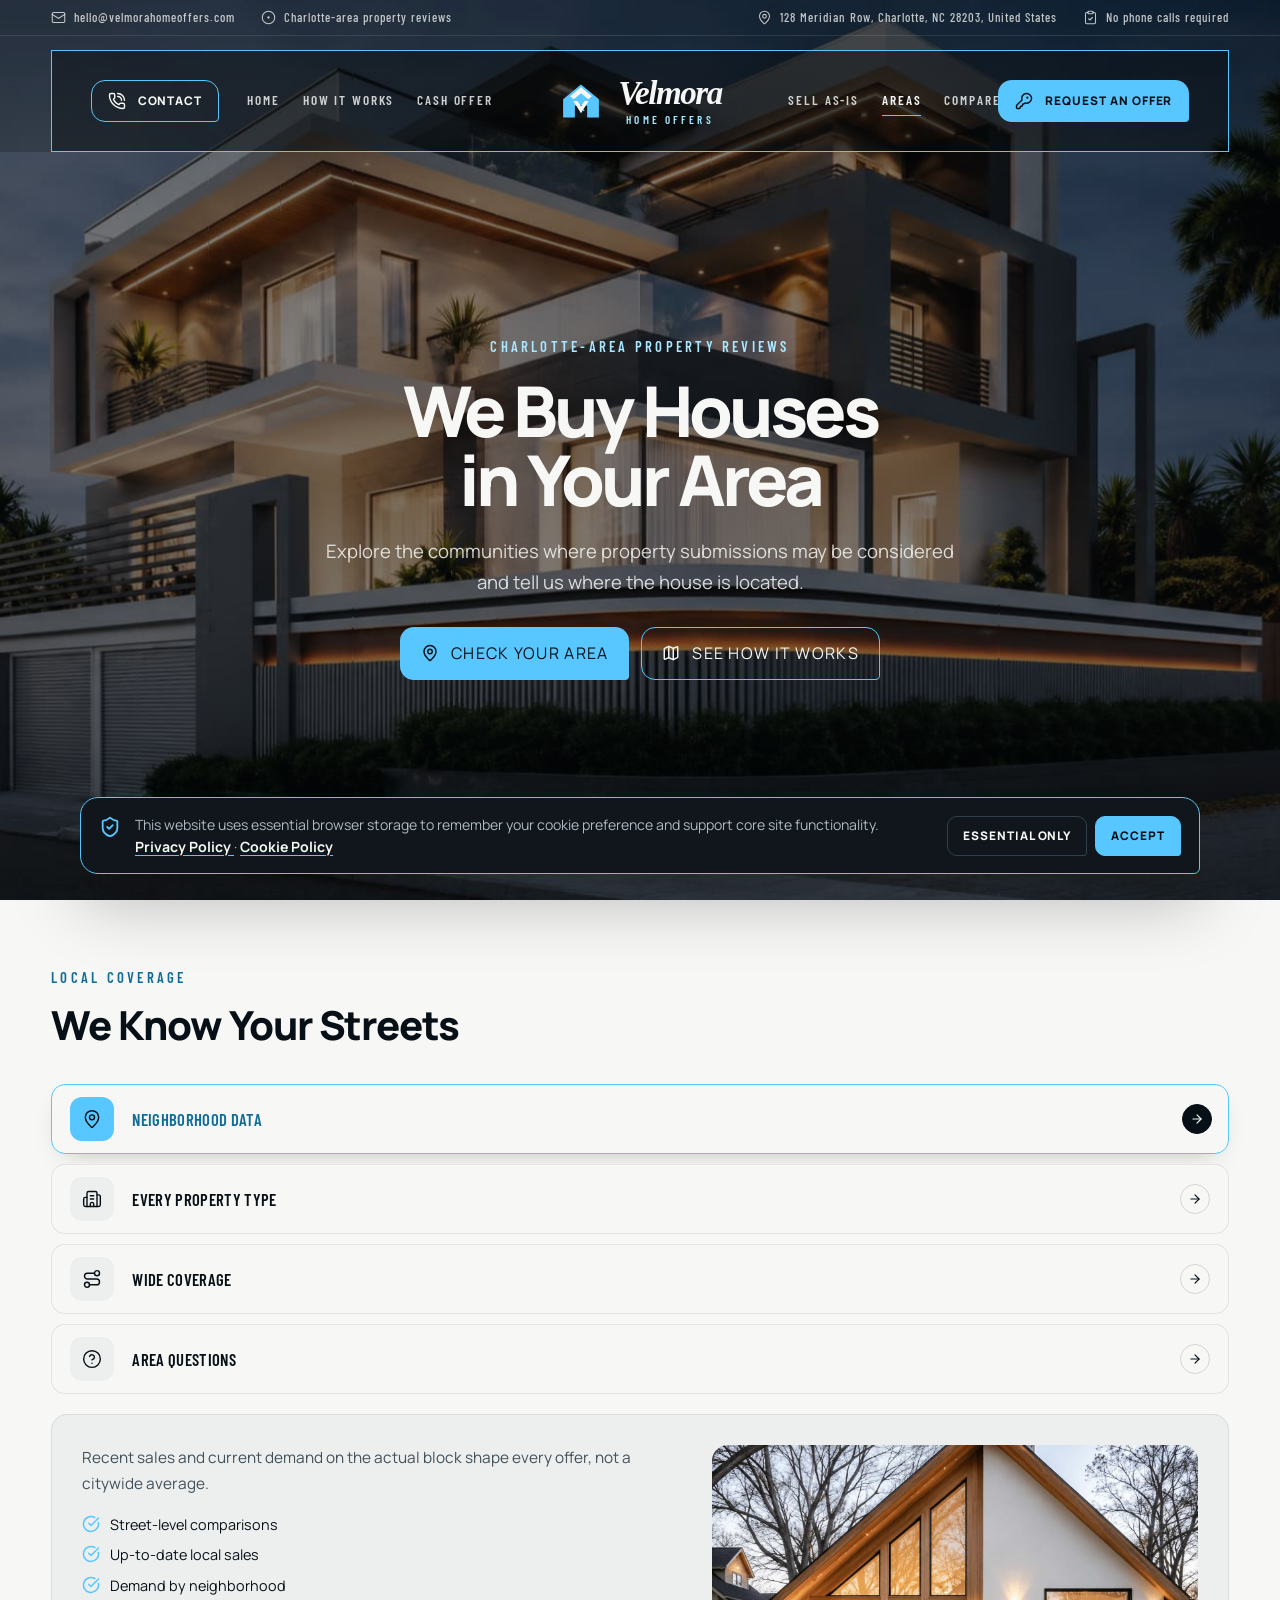
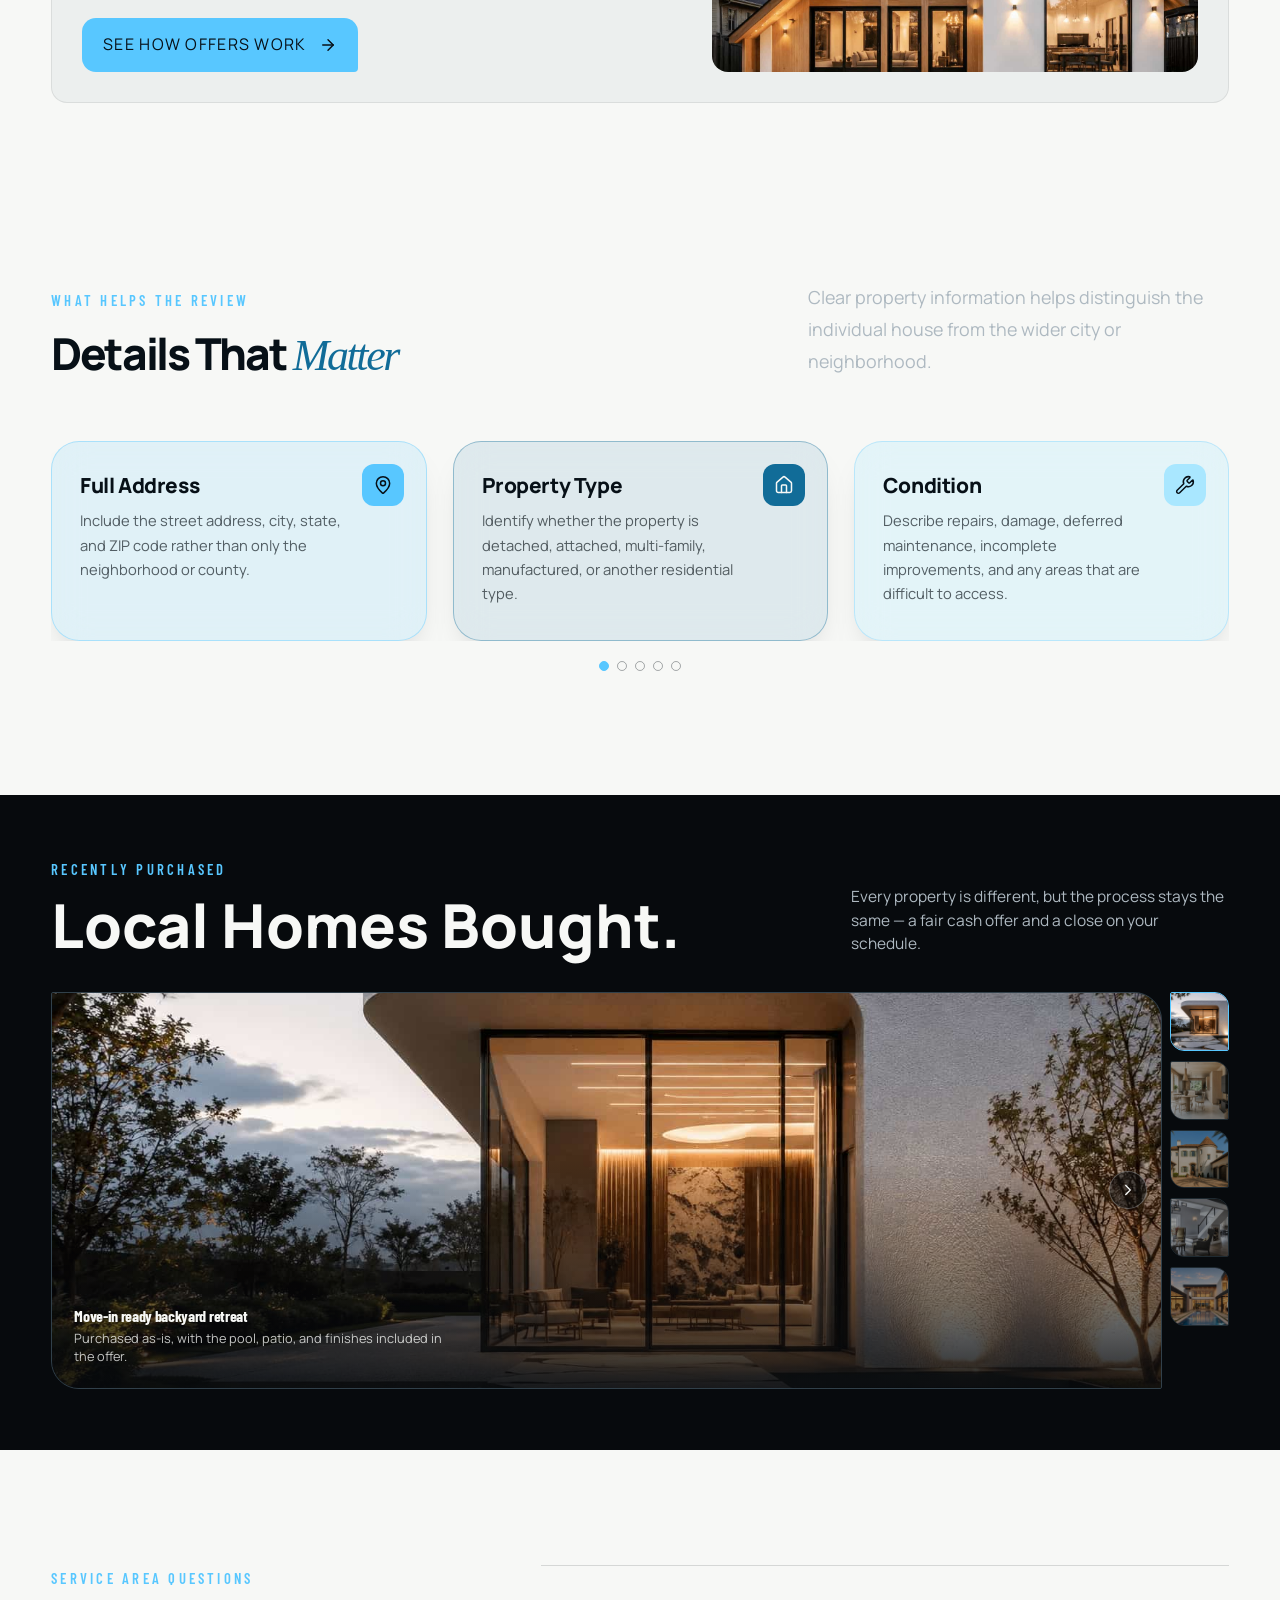
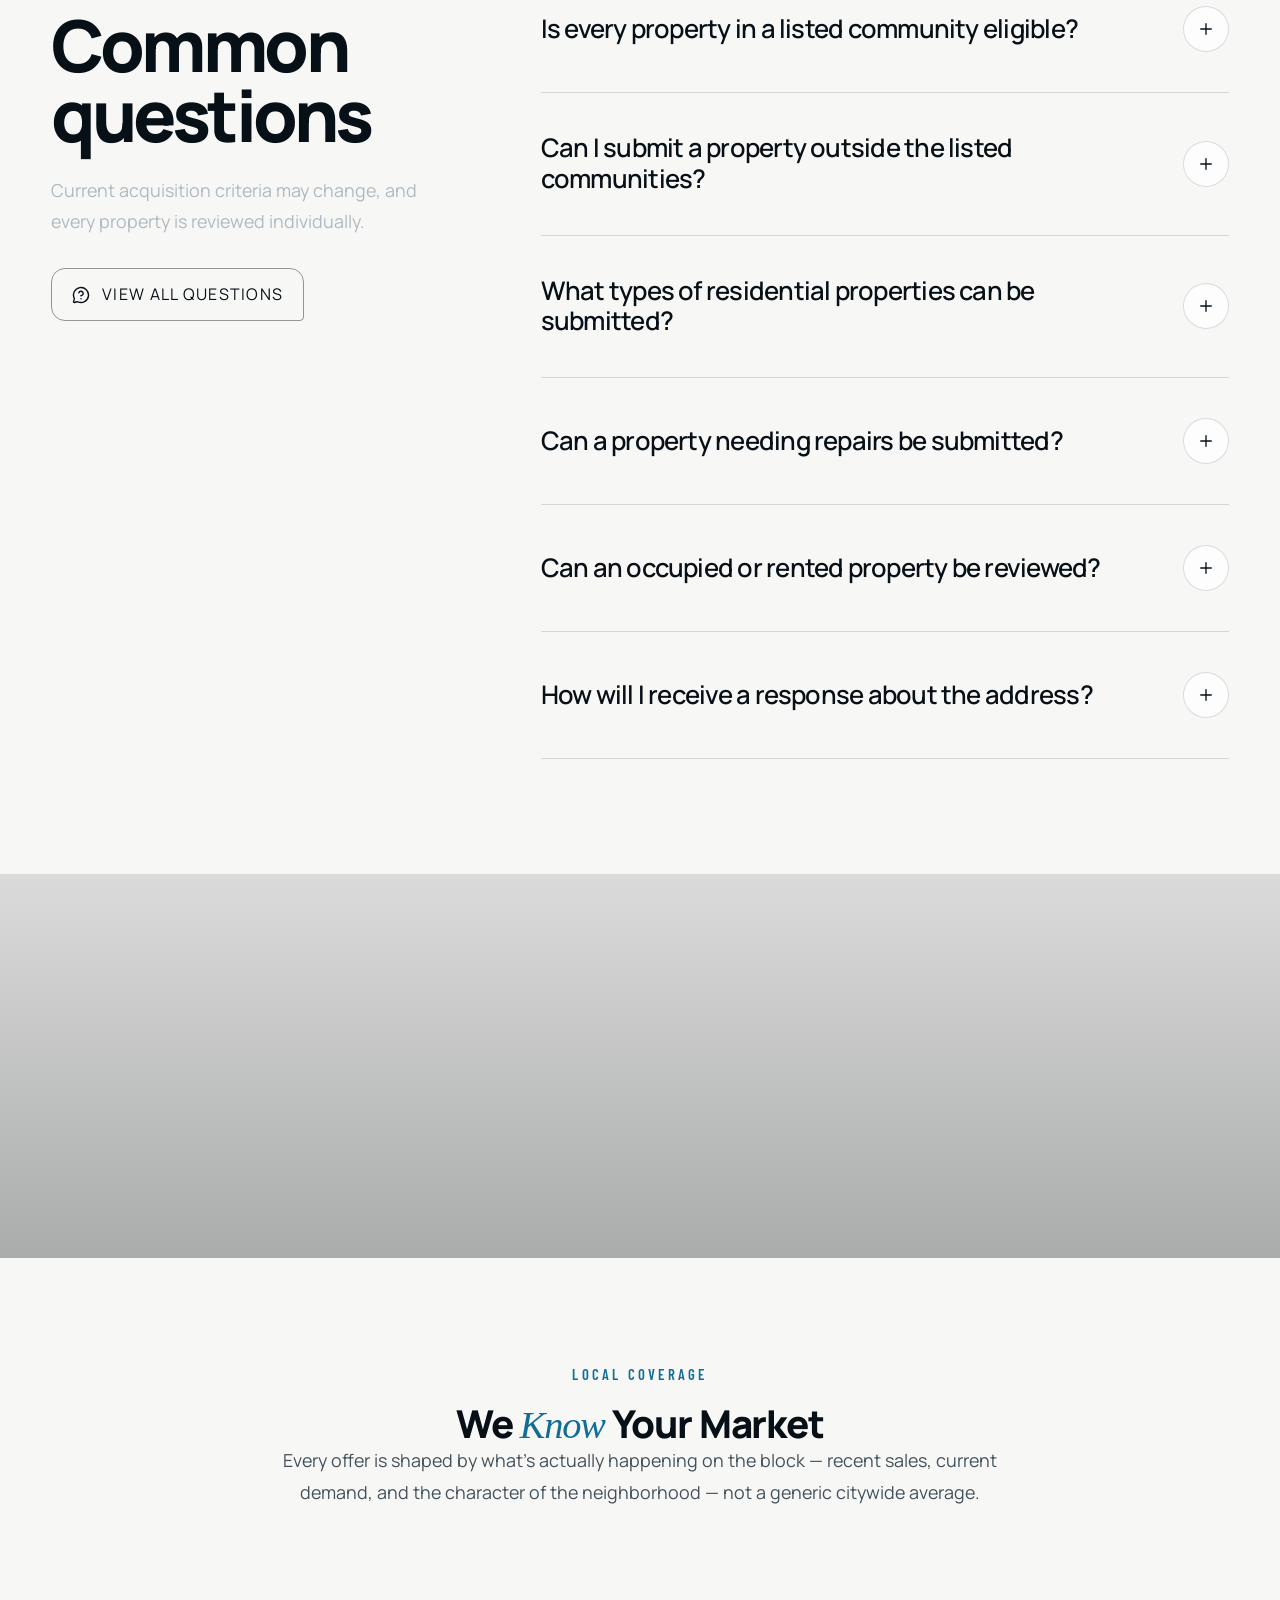
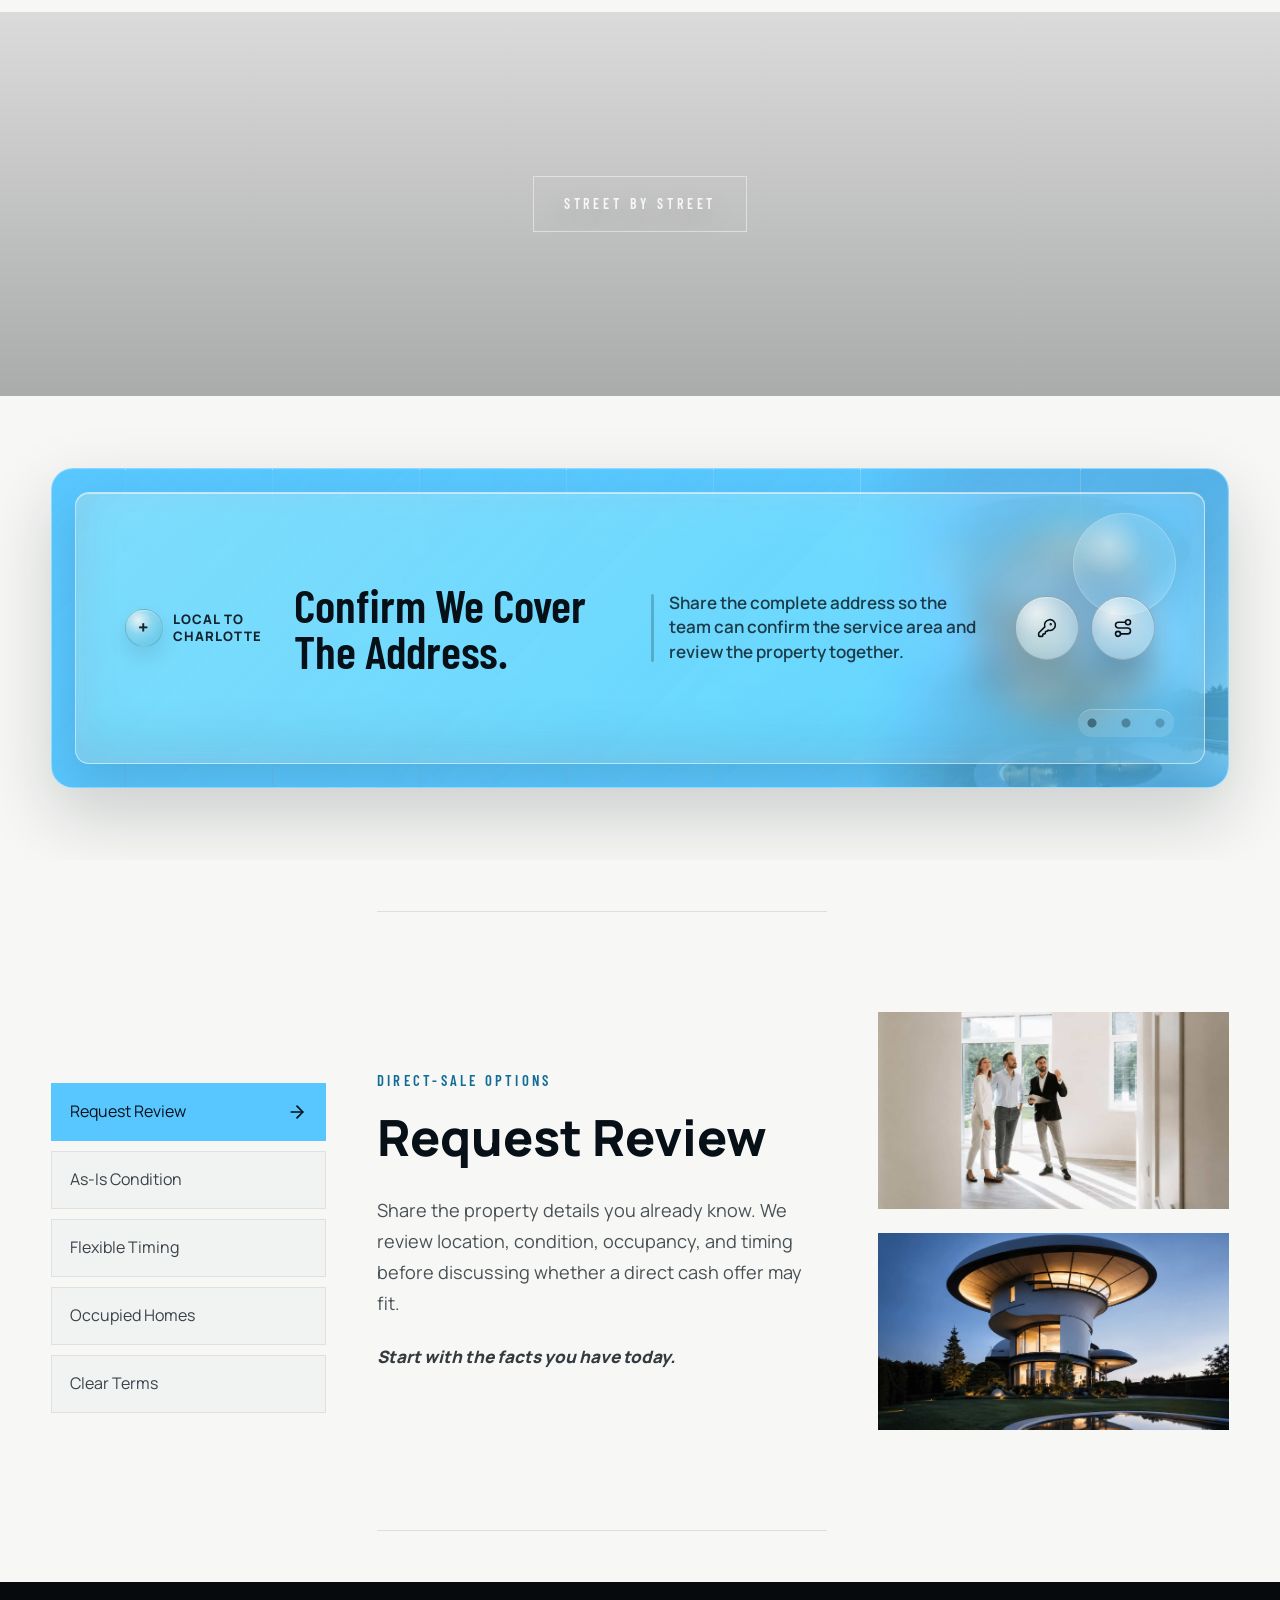
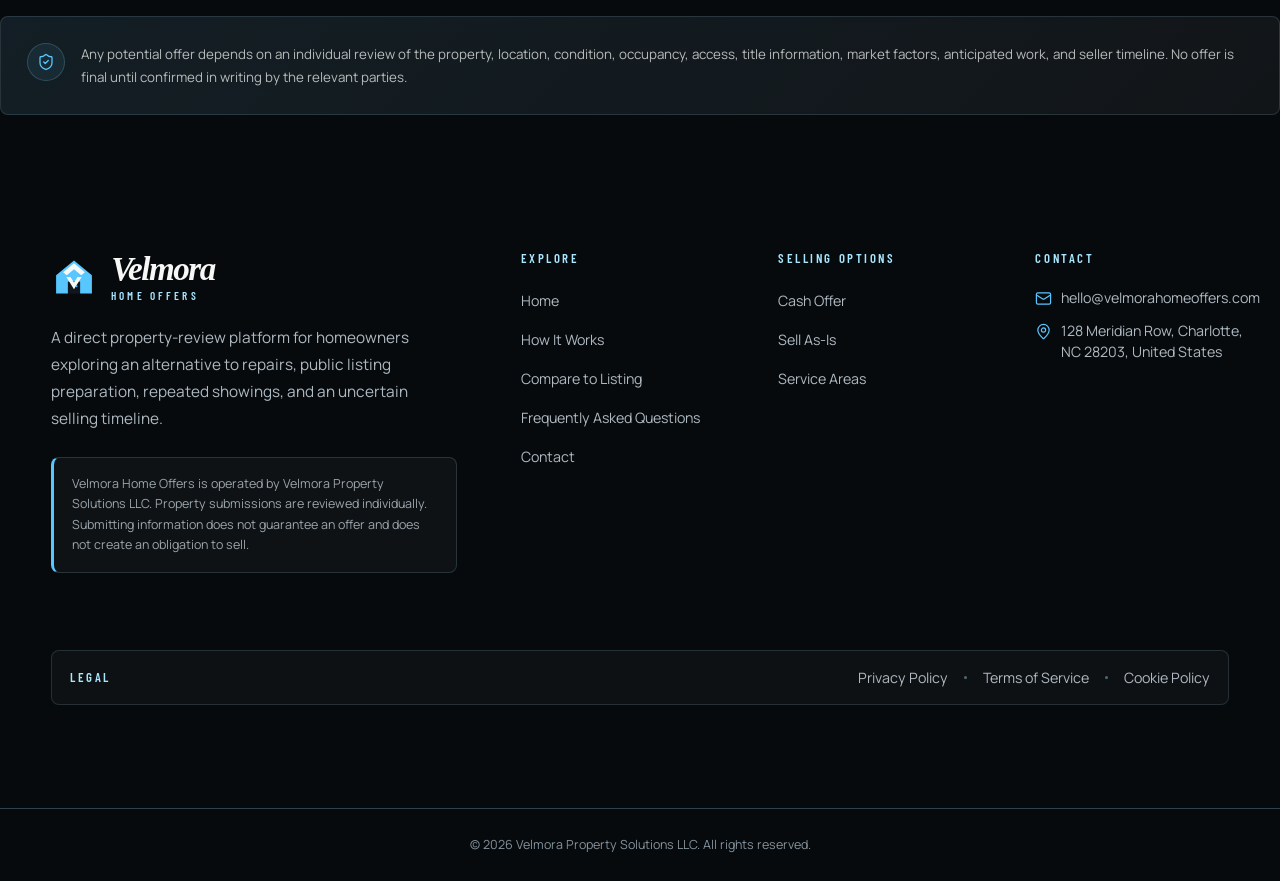
<file: we-buy-houses-in-your-area.html>
<!DOCTYPE html>
<html lang="en" class="no-js">

<head>
    <meta charset="UTF-8">
    <meta name="viewport" content="width=device-width, initial-scale=1.0">

    <title>We Buy Houses in the Charlotte Area | Velmora Home Offers</title>

    <meta name="description"
        content="Explore Charlotte-area communities where Velmora Home Offers may review residential properties for a potential direct cash purchase.">

    <meta name="robots" content="index, follow">
    <meta name="theme-color" content="#070A0D">

    <meta property="og:type" content="website">

    <meta property="og:title" content="We Buy Houses in the Charlotte Area | Velmora Home Offers">

    <meta property="og:description"
        content="Review the Charlotte-area communities where residential property submissions may be considered.">

    <meta property="og:url" content="https://www.velmorahomeoffers.com/we-buy-houses-in-your-area.html">

    <meta property="og:image" content="https://www.velmorahomeoffers.com/assets/images/home-hero-a.jpg">

    <meta property="og:image:alt" content="Residential neighborhoods in the greater Charlotte area">

    <meta property="og:site_name" content="Velmora Home Offers">

    <meta name="twitter:card" content="summary_large_image">

    <meta name="twitter:title" content="We Buy Houses in the Charlotte Area | Velmora Home Offers">

    <meta name="twitter:description"
        content="Explore Charlotte-area communities where property requests may be reviewed.">

    <meta name="twitter:image" content="https://www.velmorahomeoffers.com/assets/images/home-hero-a.jpg">

    <link rel="canonical" href="https://www.velmorahomeoffers.com/we-buy-houses-in-your-area.html">

    <link rel="icon" type="image/svg+xml" href="assets/icons/favicon.svg">

    <link rel="preload" href="assets/images/how-it-works-hero-a.jpg" as="image" type="image/jpeg">

    <link rel="stylesheet" href="assets/vendor/aos/aos.css">
    <link rel="stylesheet" href="assets/vendor/swiper/swiper-bundle.min.css">
    <link rel="stylesheet" href="assets/css/global.css">
    <link rel="stylesheet" href="assets/css/trivision-hero.css">
    <link rel="stylesheet" href="assets/css/billboard-cta.css">
    <link rel="stylesheet" href="assets/css/services.css">

    <script src="config/config.js"></script>
    <script src="assets/vendor/aos/aos.js" defer></script>
    <script src="assets/vendor/swiper/swiper-bundle.min.js" defer></script>
    <script src="assets/vendor/lucide/lucide.min.js" defer></script>
    <script src="assets/js/app.js" defer></script>
    <script src="assets/js/trivision-hero.js" defer></script>
    <script src="assets/js/billboard-cta.js" defer></script>
    <script src="assets/js/services.js" defer></script>
</head>

<body data-service-slug="we-buy-houses-in-your-area">
    <a class="site-skip-link" href="#main-content">
        Skip to main content
    </a>

    <header data-site-header></header>

    <div data-mobile-menu></div>

    <main class="service-main" id="main-content">
        <article class="service-page service-page--stacked-process" data-service-page
            data-service-slug="we-buy-houses-in-your-area">
            <section class="trivision-hero" aria-labelledby="service-hero-title" data-trivision-hero
                data-trivision-hero-key="service">
                <div class="trivision-hero__stage" data-trivision-stage aria-hidden="true">
                    <img class="trivision-hero__fallback" data-trivision-fallback
                        src="assets/images/how-it-works-hero-a.jpg" alt="" width="1920" height="1080"
                        fetchpriority="high">

                    <div class="trivision-hero__slats" data-trivision-slats></div>
                </div>

                <div class="trivision-hero__overlay" aria-hidden="true"></div>

                <div class="trivision-hero__content-wrap">
                    <div class="trivision-hero__content" data-trivision-content>
                        <span class="site-eyebrow trivision-hero__eyebrow" data-trivision-eyebrow>
                            Charlotte-area property reviews
                        </span>

                        <h1 class="trivision-hero__title" id="service-hero-title" data-trivision-title>
                            We Buy Houses in Your Area
                        </h1>

                        <p class="trivision-hero__text" data-trivision-text>
                            Explore the communities where property submissions may be
                            considered and tell us where the house is located.
                        </p>

                        <div class="trivision-hero__actions">
                            <a class="site-button site-button--sky" href="contact.html#property-offer-form"
                                data-trivision-primary>
                                <i data-lucide="map-pin" aria-hidden="true"></i>

                                <span data-trivision-primary-label>
                                    Check Your Area
                                </span>
                            </a>

                            <a class="site-button site-button--outline" href="how-it-works.html"
                                data-trivision-secondary>
                                <i data-lucide="map" aria-hidden="true"></i>

                                <span data-trivision-secondary-label>
                                    See How It Works
                                </span>
                            </a>
                        </div>
                    </div>
                </div>

                <div class="trivision-hero__dots" data-trivision-dots aria-label="Choose a hero slide">
                    <button class="trivision-hero__dot is-active" type="button" data-trivision-dot="0"
                        aria-label="Show slide 1" aria-current="true"></button>

                    <button class="trivision-hero__dot" type="button" data-trivision-dot="1"
                        aria-label="Show slide 2"></button>

                    <button class="trivision-hero__dot" type="button" data-trivision-dot="2"
                        aria-label="Show slide 3"></button>
                </div>
            </section>

            <section class="service-tabs" data-service-tabs aria-label="Our local coverage">
                <div class="site-container-wide">
                    <div class="service-tabs__head">
                        <span class="site-eyebrow">
                            Local Coverage
                        </span>

                        <h2 class="service-tabs__heading">
                            We Know Your Streets
                        </h2>
                    </div>

                    <div class="service-tabs__layout">
                        <ul class="service-tabs__list" role="tablist">
                            <li class="service-tabs__row is-active" data-service-tabs-row="area-tab-1">
                                <button class="service-tabs__row-btn" type="button" role="tab"
                                    id="area-tab-1-label" aria-controls="area-tab-1" aria-selected="true"
                                    tabindex="0" data-service-tabs-button>
                                    <span class="service-tabs__row-icon">
                                        <i data-lucide="map-pin" aria-hidden="true"></i>
                                    </span>

                                    <span class="service-tabs__row-title">
                                        Neighborhood Data
                                    </span>

                                    <span class="service-tabs__row-arrow">
                                        <i data-lucide="arrow-right" aria-hidden="true"></i>
                                    </span>
                                </button>
                            </li>

                            <li class="service-tabs__row" data-service-tabs-row="area-tab-2">
                                <button class="service-tabs__row-btn" type="button" role="tab"
                                    id="area-tab-2-label" aria-controls="area-tab-2" aria-selected="false"
                                    tabindex="-1" data-service-tabs-button>
                                    <span class="service-tabs__row-icon">
                                        <i data-lucide="building-2" aria-hidden="true"></i>
                                    </span>

                                    <span class="service-tabs__row-title">
                                        Every Property Type
                                    </span>

                                    <span class="service-tabs__row-arrow">
                                        <i data-lucide="arrow-right" aria-hidden="true"></i>
                                    </span>
                                </button>
                            </li>

                            <li class="service-tabs__row" data-service-tabs-row="area-tab-3">
                                <button class="service-tabs__row-btn" type="button" role="tab"
                                    id="area-tab-3-label" aria-controls="area-tab-3" aria-selected="false"
                                    tabindex="-1" data-service-tabs-button>
                                    <span class="service-tabs__row-icon">
                                        <i data-lucide="route" aria-hidden="true"></i>
                                    </span>

                                    <span class="service-tabs__row-title">
                                        Wide Coverage
                                    </span>

                                    <span class="service-tabs__row-arrow">
                                        <i data-lucide="arrow-right" aria-hidden="true"></i>
                                    </span>
                                </button>
                            </li>

                            <li class="service-tabs__row" data-service-tabs-row="area-tab-4">
                                <button class="service-tabs__row-btn" type="button" role="tab"
                                    id="area-tab-4-label" aria-controls="area-tab-4" aria-selected="false"
                                    tabindex="-1" data-service-tabs-button>
                                    <span class="service-tabs__row-icon">
                                        <i data-lucide="circle-help" aria-hidden="true"></i>
                                    </span>

                                    <span class="service-tabs__row-title">
                                        Area Questions
                                    </span>

                                    <span class="service-tabs__row-arrow">
                                        <i data-lucide="arrow-right" aria-hidden="true"></i>
                                    </span>
                                </button>
                            </li>
                        </ul>

                        <div class="service-tabs__panels">
                            <div class="service-tabs__panel is-active" role="tabpanel" id="area-tab-1"
                                aria-labelledby="area-tab-1-label" data-service-tabs-panel="area-tab-1">
                                <div class="service-tabs__panel-text">
                                    <p class="service-tabs__panel-copy">
                                        Recent sales and current demand on the actual block shape
                                        every offer, not a citywide average.
                                    </p>

                                    <ul class="service-tabs__checklist">
                                        <li>
                                            <i data-lucide="check-circle" aria-hidden="true"></i>
                                            Street-level comparisons
                                        </li>

                                        <li>
                                            <i data-lucide="check-circle" aria-hidden="true"></i>
                                            Up-to-date local sales
                                        </li>

                                        <li>
                                            <i data-lucide="check-circle" aria-hidden="true"></i>
                                            Demand by neighborhood
                                        </li>
                                    </ul>

                                    <a class="site-button site-button--sky service-tabs__btn"
                                        href="get-a-cash-offer.html">
                                        See How Offers Work
                                        <i data-lucide="arrow-right" aria-hidden="true"></i>
                                    </a>
                                </div>

                                <div class="service-tabs__panel-photo"
                                    style="background-image: url('assets/images/home-hero-a.jpg');" role="img"
                                    aria-label="Modern A-frame home exterior at dusk"></div>
                            </div>

                            <div class="service-tabs__panel" role="tabpanel" id="area-tab-2"
                                aria-labelledby="area-tab-2-label" data-service-tabs-panel="area-tab-2">
                                <div class="service-tabs__panel-text">
                                    <p class="service-tabs__panel-copy">
                                        Single-family homes, condos, and small multi-unit
                                        properties across the area are all reviewed the same
                                        straightforward way.
                                    </p>

                                    <ul class="service-tabs__checklist">
                                        <li>
                                            <i data-lucide="check-circle" aria-hidden="true"></i>
                                            Single-family &amp; condos
                                        </li>

                                        <li>
                                            <i data-lucide="check-circle" aria-hidden="true"></i>
                                            Small multi-unit properties
                                        </li>

                                        <li>
                                            <i data-lucide="check-circle" aria-hidden="true"></i>
                                            One consistent process
                                        </li>
                                    </ul>

                                    <a class="site-button site-button--sky service-tabs__btn"
                                        href="compare-to-listing.html">
                                        Compare Your Options
                                        <i data-lucide="arrow-right" aria-hidden="true"></i>
                                    </a>
                                </div>

                                <div class="service-tabs__panel-photo"
                                    style="background-image: url('assets/images/how-it-works-hero-b.jpg');"
                                    role="img" aria-label="Glass-walled modern home overlooking mountains at dusk">
                                </div>
                            </div>

                            <div class="service-tabs__panel" role="tabpanel" id="area-tab-3"
                                aria-labelledby="area-tab-3-label" data-service-tabs-panel="area-tab-3">
                                <div class="service-tabs__panel-text">
                                    <p class="service-tabs__panel-copy">
                                        From established neighborhoods to newer developments,
                                        coverage extends across the wider metro area.
                                    </p>

                                    <ul class="service-tabs__checklist">
                                        <li>
                                            <i data-lucide="check-circle" aria-hidden="true"></i>
                                            Established neighborhoods
                                        </li>

                                        <li>
                                            <i data-lucide="check-circle" aria-hidden="true"></i>
                                            Newer developments
                                        </li>

                                        <li>
                                            <i data-lucide="check-circle" aria-hidden="true"></i>
                                            Surrounding communities
                                        </li>
                                    </ul>

                                    <a class="site-button site-button--sky service-tabs__btn" href="how-it-works.html">
                                        See The Process
                                        <i data-lucide="arrow-right" aria-hidden="true"></i>
                                    </a>
                                </div>

                                <div class="service-tabs__panel-photo"
                                    style="background-image: url('assets/images/situation-relocation.jpg');"
                                    role="img" aria-label="Elegant sitting room interior with a staircase"></div>
                            </div>

                            <div class="service-tabs__panel" role="tabpanel" id="area-tab-4"
                                aria-labelledby="area-tab-4-label" data-service-tabs-panel="area-tab-4">
                                <div class="service-tabs__panel-text">
                                    <p class="service-tabs__panel-copy">
                                        Curious whether a specific street or zip code is covered?
                                        Most local questions are answered before you even have to
                                        ask.
                                    </p>

                                    <ul class="service-tabs__checklist">
                                        <li>
                                            <i data-lucide="check-circle" aria-hidden="true"></i>
                                            Coverage by zip code
                                        </li>

                                        <li>
                                            <i data-lucide="check-circle" aria-hidden="true"></i>
                                            Fast answers
                                        </li>

                                        <li>
                                            <i data-lucide="check-circle" aria-hidden="true"></i>
                                            No obligation to ask
                                        </li>
                                    </ul>

                                    <a class="site-button site-button--sky service-tabs__btn"
                                        href="frequently-asked-questions.html">
                                        Read Common Questions
                                        <i data-lucide="arrow-right" aria-hidden="true"></i>
                                    </a>
                                </div>

                                <div class="service-tabs__panel-photo"
                                    style="background-image: url('assets/images/contact-hero-c.jpg');" role="img"
                                    aria-label="Light wood modern home with an open-air dining patio"></div>
                            </div>
                        </div>
                    </div>
                </div>
            </section>

            <section class="site-section service-cards service-cards--area"
                aria-labelledby="area-review-details-title" data-service-cards-section>
                <div class="site-container-wide">
                    <div class="site-section-header">
                        <div>
                            <span class="site-eyebrow">
                                What Helps The Review
                            </span>

                            <h2 class="site-heading" id="area-review-details-title">
                                Details That <em>Matter</em>
                            </h2>
                        </div>

                        <p class="site-copy">
                            Clear property information helps distinguish the individual house
                            from the wider city or neighborhood.
                        </p>
                    </div>

                    <div class="service-cards__slider swiper" data-service-cards-slider>
                        <div class="swiper-wrapper">
                            <div class="swiper-slide" data-service-cards-slide>
                                <article class="service-cards__card service-cards__card--sky">
                                    <span class="service-cards__card-icon">
                                        <i data-lucide="map-pin" aria-hidden="true"></i>
                                    </span>

                                    <h3 class="service-cards__card-title">
                                        Full Address
                                    </h3>

                                    <p class="service-cards__card-text">
                                        Include the street address, city, state, and ZIP code
                                        rather than only the neighborhood or county.
                                    </p>
                                </article>
                            </div>

                            <div class="swiper-slide" data-service-cards-slide>
                                <article class="service-cards__card service-cards__card--teal">
                                    <span class="service-cards__card-icon">
                                        <i data-lucide="house" aria-hidden="true"></i>
                                    </span>

                                    <h3 class="service-cards__card-title">
                                        Property Type
                                    </h3>

                                    <p class="service-cards__card-text">
                                        Identify whether the property is detached, attached,
                                        multi-family, manufactured, or another residential type.
                                    </p>
                                </article>
                            </div>

                            <div class="swiper-slide" data-service-cards-slide>
                                <article class="service-cards__card service-cards__card--light">
                                    <span class="service-cards__card-icon">
                                        <i data-lucide="wrench" aria-hidden="true"></i>
                                    </span>

                                    <h3 class="service-cards__card-title">
                                        Condition
                                    </h3>

                                    <p class="service-cards__card-text">
                                        Describe repairs, damage, deferred maintenance, incomplete
                                        improvements, and any areas that are difficult to access.
                                    </p>
                                </article>
                            </div>

                            <div class="swiper-slide" data-service-cards-slide>
                                <article class="service-cards__card service-cards__card--ink">
                                    <span class="service-cards__card-icon">
                                        <i data-lucide="building" aria-hidden="true"></i>
                                    </span>

                                    <h3 class="service-cards__card-title">
                                        Occupancy
                                    </h3>

                                    <p class="service-cards__card-text">
                                        Explain whether the house is owner occupied, tenant
                                        occupied, vacant, inherited, or used under another
                                        arrangement.
                                    </p>
                                </article>
                            </div>

                            <div class="swiper-slide" data-service-cards-slide>
                                <article class="service-cards__card service-cards__card--teal">
                                    <span class="service-cards__card-icon">
                                        <i data-lucide="calendar-clock" aria-hidden="true"></i>
                                    </span>

                                    <h3 class="service-cards__card-title">
                                        Timeline
                                    </h3>

                                    <p class="service-cards__card-text">
                                        Share whether you have a target period, a flexible
                                        schedule, or are currently comparing possible selling
                                        routes.
                                    </p>
                                </article>
                            </div>
                        </div>
                    </div>

                    <div class="service-cards__pagination swiper-pagination" data-service-cards-pagination></div>
                </div>
            </section>

            <section class="site-section service-photo-gallery" aria-labelledby="area-gallery-title"
                data-photo-gallery>
                <div class="site-container-wide">
                    <div class="site-section-header">
                        <div>
                            <span class="site-eyebrow">
                                Recently purchased
                            </span>

                            <h2 class="site-heading" id="area-gallery-title">
                                Local Homes Bought.
                            </h2>
                        </div>

                        <p class="site-copy">
                            Every property is different, but the process stays the same — a fair
                            cash offer and a close on your schedule.
                        </p>
                    </div>

                    <div class="service-photo-gallery__viewer">
                        <div class="service-photo-gallery__main swiper" data-photo-gallery-main>
                            <div class="swiper-wrapper">
                                <div class="swiper-slide service-photo-gallery__slide">
                                    <img class="service-photo-gallery__image" src="assets/images/card-1.jpg"
                                        alt="Modern home with backyard pool and patio purchased as-is"
                                        loading="lazy">
                                    <span class="service-photo-gallery__scrim" aria-hidden="true"></span>
                                    <div class="service-photo-gallery__caption">
                                        <p class="service-photo-gallery__caption-title">
                                            Move-in ready backyard retreat
                                        </p>
                                        <p class="service-photo-gallery__caption-text">
                                            Purchased as-is, with the pool, patio, and finishes
                                            included in the offer.
                                        </p>
                                    </div>
                                </div>

                                <div class="swiper-slide service-photo-gallery__slide">
                                    <img class="service-photo-gallery__image" src="assets/images/situation-inherited.jpg"
                                        alt="Contemporary two-story home with palm trees at dusk" loading="lazy">
                                    <span class="service-photo-gallery__scrim" aria-hidden="true"></span>
                                    <div class="service-photo-gallery__caption">
                                        <p class="service-photo-gallery__caption-title">
                                            Contemporary two-story home
                                        </p>
                                        <p class="service-photo-gallery__caption-text">
                                            A recent close on a property that never touched the
                                            open market.
                                        </p>
                                    </div>
                                </div>

                                <div class="swiper-slide service-photo-gallery__slide">
                                    <img class="service-photo-gallery__image" src="assets/images/situation-vacant.jpg"
                                        alt="Modern home with dark stone exterior on a wooded lot" loading="lazy">
                                    <span class="service-photo-gallery__scrim" aria-hidden="true"></span>
                                    <div class="service-photo-gallery__caption">
                                        <p class="service-photo-gallery__caption-title">
                                            Private wooded lot, sold as-is
                                        </p>
                                        <p class="service-photo-gallery__caption-text">
                                            No repairs, no showings — just a straightforward cash
                                            close.
                                        </p>
                                    </div>
                                </div>

                                <div class="swiper-slide service-photo-gallery__slide">
                                    <img class="service-photo-gallery__image" src="assets/images/situation-relocation.jpg"
                                        alt="Modern home with dramatic glass entry and staircase" loading="lazy">
                                    <span class="service-photo-gallery__scrim" aria-hidden="true"></span>
                                    <div class="service-photo-gallery__caption">
                                        <p class="service-photo-gallery__caption-title">
                                            Custom build, ready to close
                                        </p>
                                        <p class="service-photo-gallery__caption-text">
                                            Reviewed, priced, and purchased without any listing
                                            prep.
                                        </p>
                                    </div>
                                </div>

                                <div class="swiper-slide service-photo-gallery__slide">
                                    <img class="service-photo-gallery__image" src="assets/images/situation-repairs.jpg"
                                        alt="Modern home courtyard with pool at dusk" loading="lazy">
                                    <span class="service-photo-gallery__scrim" aria-hidden="true"></span>
                                    <div class="service-photo-gallery__caption">
                                        <p class="service-photo-gallery__caption-title">
                                            Turnkey courtyard home
                                        </p>
                                        <p class="service-photo-gallery__caption-text">
                                            Bought in its current condition, exactly as it stood.
                                        </p>
                                    </div>
                                </div>
                            </div>

                            <button class="service-photo-gallery__nav service-photo-gallery__nav--prev"
                                type="button" data-photo-gallery-prev aria-label="Previous photo">
                                <i data-lucide="chevron-left" aria-hidden="true"></i>
                            </button>

                            <button class="service-photo-gallery__nav service-photo-gallery__nav--next"
                                type="button" data-photo-gallery-next aria-label="Next photo">
                                <i data-lucide="chevron-right" aria-hidden="true"></i>
                            </button>
                        </div>

                        <div class="service-photo-gallery__thumbs swiper" data-photo-gallery-thumbs>
                            <div class="swiper-wrapper">
                                <div class="swiper-slide service-photo-gallery__thumb">
                                    <img src="assets/images/card-1.jpg" alt="" loading="lazy">
                                </div>

                                <div class="swiper-slide service-photo-gallery__thumb">
                                    <img src="assets/images/situation-inherited.jpg" alt="" loading="lazy">
                                </div>

                                <div class="swiper-slide service-photo-gallery__thumb">
                                    <img src="assets/images/situation-vacant.jpg" alt="" loading="lazy">
                                </div>

                                <div class="swiper-slide service-photo-gallery__thumb">
                                    <img src="assets/images/situation-relocation.jpg" alt="" loading="lazy">
                                </div>

                                <div class="swiper-slide service-photo-gallery__thumb">
                                    <img src="assets/images/situation-repairs.jpg" alt="" loading="lazy">
                                </div>
                            </div>
                        </div>
                    </div>
                </div>
            </section>

            <section class="site-section service-faq" aria-labelledby="area-faq-title" data-service-faq>
                <div class="site-container-wide service-faq__layout">
                    <div class="service-faq__intro site-sticky">
                        <span class="site-eyebrow">
                            Service area questions
                        </span>

                        <h2 class="site-heading" id="area-faq-title">
                            Common questions
                        </h2>

                        <p class="site-copy service-faq__intro-copy">
                            Current acquisition criteria may change, and every property is
                            reviewed individually.
                        </p>

                        <a class="site-button site-button--ink-outline" href="frequently-asked-questions.html">
                            <i data-lucide="message-circle-question" aria-hidden="true"></i>

                            View All Questions
                        </a>
                    </div>

                    <div class="service-faq__list">
                        <article class="service-faq-item">
                            <h3>
                                <button class="service-faq-item__button" id="area-faq-button-listed" type="button"
                                    aria-expanded="false" aria-controls="area-faq-panel-listed" data-service-faq-button>
                                    <span class="service-faq-item__question">
                                        Is every property in a listed community eligible?
                                    </span>

                                    <span class="service-faq-item__icon" aria-hidden="true">
                                        <i data-lucide="plus"></i>
                                        <i data-lucide="minus"></i>
                                    </span>
                                </button>
                            </h3>

                            <div class="service-faq-item__panel" id="area-faq-panel-listed" aria-hidden="true">
                                <div class="service-faq-item__panel-inner">
                                    <p class="service-faq-item__answer">
                                        No. Each property is reviewed individually. Location,
                                        condition, property type, occupancy, access, title
                                        information, market factors, and seller timing can all
                                        affect whether an offer is available.
                                    </p>
                                </div>
                            </div>
                        </article>

                        <article class="service-faq-item">
                            <h3>
                                <button class="service-faq-item__button" id="area-faq-button-unlisted" type="button"
                                    aria-expanded="false" aria-controls="area-faq-panel-unlisted"
                                    data-service-faq-button>
                                    <span class="service-faq-item__question">
                                        Can I submit a property outside the listed communities?
                                    </span>

                                    <span class="service-faq-item__icon" aria-hidden="true">
                                        <i data-lucide="plus"></i>
                                        <i data-lucide="minus"></i>
                                    </span>
                                </button>
                            </h3>

                            <div class="service-faq-item__panel" id="area-faq-panel-unlisted" aria-hidden="true">
                                <div class="service-faq-item__panel-inner">
                                    <p class="service-faq-item__answer">
                                        You may submit the complete address for review. A location
                                        not shown on this page is not automatically accepted or
                                        rejected, and availability depends on current criteria.
                                    </p>
                                </div>
                            </div>
                        </article>

                        <article class="service-faq-item">
                            <h3>
                                <button class="service-faq-item__button" id="area-faq-button-type" type="button"
                                    aria-expanded="false" aria-controls="area-faq-panel-type" data-service-faq-button>
                                    <span class="service-faq-item__question">
                                        What types of residential properties can be submitted?
                                    </span>

                                    <span class="service-faq-item__icon" aria-hidden="true">
                                        <i data-lucide="plus"></i>
                                        <i data-lucide="minus"></i>
                                    </span>
                                </button>
                            </h3>

                            <div class="service-faq-item__panel" id="area-faq-panel-type" aria-hidden="true">
                                <div class="service-faq-item__panel-inner">
                                    <p class="service-faq-item__answer">
                                        Requests may involve single-family houses, townhouses,
                                        condominiums, multi-family properties, manufactured homes,
                                        and other residential property types.
                                    </p>
                                </div>
                            </div>
                        </article>

                        <article class="service-faq-item">
                            <h3>
                                <button class="service-faq-item__button" id="area-faq-button-condition" type="button"
                                    aria-expanded="false" aria-controls="area-faq-panel-condition"
                                    data-service-faq-button>
                                    <span class="service-faq-item__question">
                                        Can a property needing repairs be submitted?
                                    </span>

                                    <span class="service-faq-item__icon" aria-hidden="true">
                                        <i data-lucide="plus"></i>
                                        <i data-lucide="minus"></i>
                                    </span>
                                </button>
                            </h3>

                            <div class="service-faq-item__panel" id="area-faq-panel-condition" aria-hidden="true">
                                <div class="service-faq-item__panel-inner">
                                    <p class="service-faq-item__answer">
                                        Yes. Known repairs, visible damage, deferred maintenance,
                                        outdated systems, and unfinished work can be described in
                                        the property request. Submission does not guarantee an
                                        offer.
                                    </p>
                                </div>
                            </div>
                        </article>

                        <article class="service-faq-item">
                            <h3>
                                <button class="service-faq-item__button" id="area-faq-button-rented" type="button"
                                    aria-expanded="false" aria-controls="area-faq-panel-rented" data-service-faq-button>
                                    <span class="service-faq-item__question">
                                        Can an occupied or rented property be reviewed?
                                    </span>

                                    <span class="service-faq-item__icon" aria-hidden="true">
                                        <i data-lucide="plus"></i>
                                        <i data-lucide="minus"></i>
                                    </span>
                                </button>
                            </h3>

                            <div class="service-faq-item__panel" id="area-faq-panel-rented" aria-hidden="true">
                                <div class="service-faq-item__panel-inner">
                                    <p class="service-faq-item__answer">
                                        Yes. Explain the occupancy arrangement, property access,
                                        lease context, possession expectations, and any other
                                        relevant circumstances.
                                    </p>
                                </div>
                            </div>
                        </article>

                        <article class="service-faq-item">
                            <h3>
                                <button class="service-faq-item__button" id="area-faq-button-response" type="button"
                                    aria-expanded="false" aria-controls="area-faq-panel-response"
                                    data-service-faq-button>
                                    <span class="service-faq-item__question">
                                        How will I receive a response about the address?
                                    </span>

                                    <span class="service-faq-item__icon" aria-hidden="true">
                                        <i data-lucide="plus"></i>
                                        <i data-lucide="minus"></i>
                                    </span>
                                </button>
                            </h3>

                            <div class="service-faq-item__panel" id="area-faq-panel-response" aria-hidden="true">
                                <div class="service-faq-item__panel-inner">
                                    <p class="service-faq-item__answer">
                                        The team uses the email address provided in the property
                                        form to request clarification or explain an available next
                                        step. No phone number is requested.
                                    </p>
                                </div>
                            </div>
                        </article>
                    </div>
                </div>
            </section>

            <section class="parallax-strip site-text-center" aria-labelledby="area-parallax-title">
                <div class="parallax-strip__frame" role="img"
                    aria-label="Mediterranean-style villa with palm trees in daylight"
                    style="background-image: url('assets/images/situation-vacant.jpg');"></div>

                <div class="parallax-strip__body">
                    <div class="site-container-narrow">
                        <span class="site-eyebrow">
                            Local Coverage
                        </span>

                        <h2 class="parallax-strip__heading" id="area-parallax-title">
                            We <em>Know</em> Your Market
                        </h2>

                        <p class="site-copy">
                            Every offer is shaped by what's actually happening on the block —
                            recent sales, current demand, and the character of the
                            neighborhood — not a generic citywide average.
                        </p>
                    </div>
                </div>

                <div class="parallax-strip__frame" role="img"
                    aria-label="Stone villa with a swimming pool in daylight"
                    style="background-image: url('assets/images/situation-tenant.jpg');">
                    <span class="parallax-strip__frame-caption">
                        <span>Street by Street</span>
                    </span>
                </div>
            </section>

            <section class="billboard-cta-section" aria-labelledby="area-cta-title">
                <div class="site-container-wide">
                    <div class="billboard-cta billboard-cta--surface billboard-cta--content-right" data-billboard-cta
                        data-billboard-image="assets/images/contact-hero-a.jpg" data-text-duration="5600"
                        data-photo-duration="4500" data-slat-direction="forward">
                        <div class="billboard-cta__card">
                            <div class="billboard-cta__slats" data-billboard-slats aria-hidden="true"></div>

                            <div class="billboard-cta__content">
                                <p class="billboard-cta__eyebrow">Local To Charlotte</p>

                                <h2 class="billboard-cta__title" id="area-cta-title">
                                    Confirm We Cover The Address.
                                </h2>

                                <p class="billboard-cta__text">
                                    Share the complete address so the team can confirm the
                                    service area and review the property together.
                                </p>

                                <div class="billboard-cta__actions">
                                    <a class="billboard-cta__icon-button billboard-cta__icon-button--primary"
                                        href="contact.html#property-offer-form" aria-label="Request a property review">
                                        <i data-lucide="key-round" aria-hidden="true"></i>
                                    </a>

                                    <a class="billboard-cta__icon-button billboard-cta__icon-button--secondary"
                                        href="compare-to-listing.html" aria-label="Learn how the process works">
                                        <i data-lucide="route" aria-hidden="true"></i>
                                    </a>
                                </div>
                            </div>
                        </div>
                    </div>
                </div>
            </section>

                        <section class="site-section service-showcase" aria-labelledby="service-showcase-title" data-service-showcase>
                            <div class="site-container-wide service-showcase__layout">
                                <aside class="service-showcase__nav site-sticky" aria-label="Explore direct-sale options">
                                    <button class="service-showcase__item is-active" type="button" data-service-showcase-item
                                        data-title="Request Review"
                                        data-copy="Share the property details you already know. We review location, condition, occupancy, and timing before discussing whether a direct cash offer may fit."
                                        data-note="Start with the facts you have today."
                                        data-image-primary="assets/images/contact-property-review.jpg"
                                        data-image-secondary="assets/images/contact-hero-a.jpg">
                                        Request Review
                                        <i data-lucide="arrow-right" aria-hidden="true"></i>
                                    </button>
                        
                                    <button class="service-showcase__item" type="button" data-service-showcase-item data-title="As-Is Condition"
                                        data-copy="Repairs, updates, and cleanup do not need to happen before the review. The current condition is part of the conversation from the beginning."
                                        data-note="No pre-sale renovation plan required."
                                        data-image-primary="assets/images/situation-repairs.jpg"
                                        data-image-secondary="assets/images/situation-condition.jpg">
                                        As-Is Condition
                                        <i data-lucide="arrow-right" aria-hidden="true"></i>
                                    </button>
                        
                                    <button class="service-showcase__item" type="button" data-service-showcase-item data-title="Flexible Timing"
                                        data-copy="If a written offer is available, the closing date can be shaped around your move, title work, and the pace that feels manageable."
                                        data-note="A direct path can still move calmly."
                                        data-image-primary="assets/images/situation-closing.jpg"
                                        data-image-secondary="assets/images/home-hero-b.jpg">
                                        Flexible Timing
                                        <i data-lucide="arrow-right" aria-hidden="true"></i>
                                    </button>
                        
                                    <button class="service-showcase__item" type="button" data-service-showcase-item data-title="Occupied Homes"
                                        data-copy="Vacant, owner-occupied, and tenant-occupied homes can each be reviewed without forcing public showings or a listing schedule."
                                        data-note="Different situations can still stay organized."
                                        data-image-primary="assets/images/situation-tenant.jpg"
                                        data-image-secondary="assets/images/situation-vacant.jpg">
                                        Occupied Homes
                                        <i data-lucide="arrow-right" aria-hidden="true"></i>
                                    </button>
                        
                                    <button class="service-showcase__item" type="button" data-service-showcase-item data-title="Clear Terms"
                                        data-copy="Any available offer is presented in writing so you can compare the numbers, timeline, and next steps before making a decision."
                                        data-note="Review the route before you commit."
                                        data-image-primary="assets/images/situation-no-listing.jpg"
                                        data-image-secondary="assets/images/how-it-works-editorial.jpg">
                                        Clear Terms
                                        <i data-lucide="arrow-right" aria-hidden="true"></i>
                                    </button>
                                </aside>
                        
                                <div class="service-showcase__content">
                                    <span class="site-eyebrow">Direct-sale options</span>
                                    <h2 class="service-showcase__title" id="service-showcase-title" data-service-showcase-title>
                                        Request Review
                                    </h2>
                                    <p class="service-showcase__copy" data-service-showcase-copy>
                                        Share the property details you already know. We review location, condition, occupancy, and
                                        timing before discussing whether a direct cash offer may fit.
                                    </p>
                                    <p class="service-showcase__note" data-service-showcase-note>
                                        Start with the facts you have today.
                                    </p>
                                </div>
                        
                                <div class="service-showcase__media" aria-hidden="true">
                                    <img class="service-showcase__image service-showcase__image--primary"
                                        src="assets/images/contact-property-review.jpg" alt="" loading="lazy" data-service-showcase-primary>
                                    <img class="service-showcase__image service-showcase__image--secondary"
                                        src="assets/images/contact-hero-a.jpg" alt="" loading="lazy" data-service-showcase-secondary>
                                </div>
                            </div>
                        </section>

            <aside class="service-disclaimer" aria-label="Service area disclaimer">
                <div class="site-container-wide service-disclaimer__inner">
                    <i data-lucide="shield-check" aria-hidden="true"></i>

                    <p class="service-disclaimer__text" data-service-disclaimer>
                        Any potential offer depends on an individual review of the
                        property, location, condition, occupancy, access, title
                        information, market factors, anticipated work, and seller
                        timeline. A listed community does not guarantee that every property
                        in that location will receive an offer.
                    </p>
                </div>
            </aside>
        </article>
    </main>

    <footer data-site-footer></footer>

    <div data-cookie-consent></div>
</body>

</html>
</file>
<file: assets/css/global.css>
@import url("https://fonts.googleapis.com/css2?family=Barlow+Condensed:wght@400;500;600;700&family=Manrope:wght@400;500;600;700;800&display=swap");

:root {
    --color-black: #070a0d;
    --color-charcoal: #10161b;
    --color-surface: #161e24;
    --color-surface-soft: #202a32;
    --color-white: #f7f8f6;
    --color-warm-white: #ecefee;
    --color-text-muted: #aeb9c1;
    --color-border: #31404a;
    --color-border-soft: rgba(169, 231, 255, 0.18);
    --color-sky: #58c7ff;
    --color-sky-light: #a9e7ff;
    --color-ink: #071017;
    --color-error: #ff9a93;
    --color-success: #9be5be;
    --color-warning: #ffd27a;
    --font-display: "Barlow Condensed", "Arial Narrow", sans-serif;
    --font-body: "Manrope", Arial, sans-serif;
    --container-wide: 1480px;
    --container-standard: 1240px;
    --container-narrow: 860px;
    --page-gutter: clamp(20px, 4vw, 64px);
    --section-space: clamp(76px, 8vw, 132px);
    --section-space-compact: clamp(48px, 5vw, 84px);
    --header-utility-height: 36px;
    --header-frame-height: 102px;
    --header-total-height: 154px;
    --radius-small: 8px;
    --radius-medium: 16px;
    --radius-large: 28px;
    --radius-pill: 999px;
    --transition-fast: 180ms ease;
    --transition-medium: 320ms ease;
    --transition-slow: 560ms cubic-bezier(0.2, 0.75, 0.25, 1);
    --shadow-dark: 0 24px 70px rgba(0, 0, 0, 0.28);
    --z-base: 1;
    --z-sticky: 40;
    --z-header: 80;
    --z-menu: 90;
    --z-consent: 100;
}

*,
*::before,
*::after {
    box-sizing: border-box;
}

html {
    min-width: 320px;
    scroll-behavior: smooth;
    scroll-padding-top: calc(var(--header-total-height) + 28px);
    background: var(--color-black);
}

body {
    min-width: 320px;
    margin: 0;
    overflow-x: clip;
    background: var(--color-black);
    color: var(--color-white);
    font-family: var(--font-body);
    font-size: 16px;
    font-weight: 400;
    line-height: 1.7;
    text-rendering: optimizeLegibility;
    -webkit-font-smoothing: antialiased;
}

body.is-menu-open {
    overflow: hidden;
}

main {
    display: block;
    min-height: 60vh;
}

header,
nav,
main,
section,
article,
aside,
footer {
    position: relative;
}

img,
picture,
svg,
video,
canvas {
    display: block;
    max-width: 100%;
}

img {
    height: auto;
}

button,
input,
select,
textarea {
    margin: 0;
    border: 0;
    border-radius: 0;
    font: inherit;
}

button,
select {
    cursor: pointer;
}

button {
    color: inherit;
}

a {
    color: inherit;
    text-decoration: none;
}

ul,
ol {
    margin: 0;
    padding: 0;
}

li {
    list-style: none;
}

h1,
h2,
h3,
h4,
h5,
h6,
p,
figure,
blockquote {
    margin: 0;
}

address {
    font-style: normal;
}

::selection {
    background: var(--color-sky);
    color: var(--color-ink);
}

[hidden] {
    display: none !important;
}

.site-skip-link {
    position: fixed;
    top: 12px;
    left: 12px;
    z-index: 999;
    padding: 12px 18px;
    border-radius: var(--radius-small);
    background: var(--color-sky);
    color: var(--color-ink);
    font-weight: 800;
    transform: translateY(-160%);
    transition: transform var(--transition-fast);
}

.site-skip-link:focus {
    transform: translateY(0);
}

.site-container-wide,
.site-container,
.site-container-narrow {
    width: min(100%, calc(var(--container-wide) + (var(--page-gutter) * 2)));
    margin-inline: auto;
    padding-inline: var(--page-gutter);
}

.site-container {
    width: min(100%, calc(var(--container-standard) + (var(--page-gutter) * 2)));
}

.site-container-narrow {
    width: min(100%, calc(var(--container-narrow) + (var(--page-gutter) * 2)));
}

.site-section {
    padding-block: var(--section-space);
}

.site-section--compact {
    padding-block: var(--section-space-compact);
}

.site-section--black {
    background: var(--color-black);
    color: var(--color-white);
}

.site-section--charcoal {
    background: var(--color-charcoal);
    color: var(--color-white);
}

.site-section--surface {
    background: var(--color-surface);
    color: var(--color-white);
}

.site-section--white {
    background: var(--color-white);
    color: var(--color-ink);
}

.site-section--warm {
    background: var(--color-warm-white);
    color: var(--color-ink);
}

.site-section--sky {
    background: var(--color-sky);
    color: var(--color-ink);
}

.site-eyebrow {
    display: inline-flex;
    align-items: center;
    gap: 10px;
    color: var(--color-sky);
    font-family: var(--font-display);
    font-size: clamp(0.78rem, 0.72rem + 0.25vw, 0.95rem);
    font-weight: 600;
    letter-spacing: 0.22em;
    line-height: 1.1;
    text-transform: uppercase;
}

.site-section--white .site-eyebrow,
.site-section--warm .site-eyebrow,
.site-section--sky .site-eyebrow {
    color: #116c98;
}

.site-eyebrow svg {
    width: 18px;
    height: 18px;
    stroke-width: 1.8;
}

.site-heading {
    max-width: 1060px;
    margin-top: 18px;
    color: inherit;
    font-family: var(--font-body);
    font-size: clamp(2.45rem, 1.75rem + 3.4vw, 6rem);
    font-weight: 800;
    letter-spacing: -0.055em;
    line-height: 0.98;
    text-wrap: balance;
}

.site-heading--medium {
    font-size: clamp(2.1rem, 1.6rem + 2.4vw, 4.4rem);
}

.site-heading--small {
    font-size: clamp(1.8rem, 1.45rem + 1.6vw, 3.2rem);
    line-height: 1.04;
}

.site-copy {
    max-width: 760px;
    color: var(--color-text-muted);
    font-size: clamp(1rem, 0.96rem + 0.2vw, 1.16rem);
    line-height: 1.78;
}

.site-section--white .site-copy,
.site-section--warm .site-copy,
.site-section--sky .site-copy {
    color: #42515b;
}

.site-copy+.site-copy {
    margin-top: 18px;
}

.site-section-header {
    display: grid;
    grid-template-columns: minmax(0, 1.1fr) minmax(280px, 0.68fr);
    gap: clamp(34px, 6vw, 100px);
    align-items: end;
    margin-bottom: clamp(42px, 5vw, 74px);
}

.site-section-header .site-copy {
    justify-self: end;
}

.site-text-center {
    text-align: center;
}

.site-text-center .site-heading,
.site-text-center .site-copy {
    margin-inline: auto;
}

/* ==========================================================================
   Parallax Photo/Text Strip
   ========================================================================== */

.parallax-strip {
    background: var(--color-white);
}

.parallax-strip .site-eyebrow {
    color: #116c98;
}

.parallax-strip .site-copy {
    margin-inline: auto;
    color: #42515b;
}

.parallax-strip__frame {
    position: relative;
    min-height: clamp(240px, 30vw, 440px);
    background-position: center;
    background-repeat: no-repeat;
    background-size: cover;
    background-attachment: fixed;
}

.parallax-strip__frame::after {
    position: absolute;
    inset: 0;
    background: linear-gradient(180deg, rgba(7, 10, 13, 0.12), rgba(7, 10, 13, 0.32));
    content: "";
}

.parallax-strip__frame-caption {
    position: absolute;
    inset: 0;
    z-index: 1;
    display: grid;
    place-items: center;
    padding: 24px;
}

.parallax-strip__frame-caption span {
    padding: 15px 30px;
    border: 1px solid rgba(247, 248, 246, 0.55);
    color: var(--color-white);
    font-family: var(--font-display);
    font-size: clamp(0.75rem, 0.7rem + 0.22vw, 0.92rem);
    font-weight: 600;
    letter-spacing: 0.28em;
    text-align: center;
    text-shadow: 0 10px 26px rgba(0, 0, 0, 0.4);
    text-transform: uppercase;
}

.parallax-strip__body {
    padding-block: clamp(64px, 8vw, 108px);
}

.parallax-strip__heading {
    margin-top: 16px;
    color: var(--color-ink);
    font-family: var(--font-body);
    font-size: clamp(1.15rem, 0.8rem + 2vw, 2.75rem);
    font-weight: 800;
    letter-spacing: -0.03em;
    line-height: 1.06;
    white-space: nowrap;
}

.parallax-strip__heading em {
    color: #116c98;
    font-family: Georgia, "Times New Roman", serif;
    font-style: italic;
    font-weight: 400;
}

@media (max-width: 1024px) {
    .parallax-strip__frame {
        background-attachment: scroll;
    }
}

@media (max-width: 560px) {
    .parallax-strip__frame {
        min-height: 220px;
    }

    .parallax-strip__frame-caption span {
        padding: 12px 20px;
        letter-spacing: 0.2em;
    }
}

@media (prefers-reduced-motion: reduce) {
    .parallax-strip__frame {
        background-attachment: scroll;
    }
}

/* ==========================================================================
   Service Tabs (hover-driven row list + text/photo panel)
   ========================================================================== */

.service-tabs {
    padding: var(--section-space-compact) 0;
    background: var(--color-white);
}

.service-tabs__head {
    max-width: 640px;
    margin-bottom: clamp(26px, 3vw, 38px);
}

.service-tabs__head .site-eyebrow {
    color: #116c98;
}

.service-tabs__heading {
    margin-top: 12px;
    color: var(--color-ink);
    font-family: var(--font-body);
    font-size: clamp(1.35rem, 0.95rem + 2vw, 2.5rem);
    font-weight: 800;
    letter-spacing: -0.03em;
    line-height: 1.08;
    white-space: nowrap;
}

.service-tabs__layout {
    display: flex;
    flex-direction: column;
    gap: clamp(14px, 1.6vw, 20px);
}

.service-tabs__list {
    display: flex;
    flex-direction: column;
    gap: 10px;
    margin: 0;
    padding: 0;
    list-style: none;
}

.service-tabs__row-btn {
    display: flex;
    width: 100%;
    align-items: center;
    gap: 18px;
    padding: 12px 18px;
    border: 1px solid rgba(7, 16, 23, 0.08);
    border-radius: 14px;
    cursor: pointer;
    background: var(--color-white);
    text-align: left;
    transition:
        border-color var(--transition-fast),
        box-shadow var(--transition-fast);
}

.service-tabs__row-btn:hover,
.service-tabs__row-btn:focus-visible {
    border-color: rgba(88, 199, 255, 0.55);
}

.service-tabs__row.is-active .service-tabs__row-btn {
    border-color: var(--color-sky);
    box-shadow: 0 10px 28px -14px rgba(7, 16, 23, 0.3);
}

.service-tabs__row-icon {
    display: grid;
    flex: 0 0 auto;
    place-items: center;
    width: 44px;
    height: 44px;
    border-radius: 12px;
    background: var(--color-warm-white);
    transition: background-color var(--transition-fast);
}

.service-tabs__row-icon svg {
    width: 20px;
    height: 20px;
    color: var(--color-ink);
    stroke-width: 1.7;
}

.service-tabs__row.is-active .service-tabs__row-icon {
    background: var(--color-sky);
}

.service-tabs__row-title {
    flex: 1 1 auto;
    min-width: 0;
    color: var(--color-ink);
    font-family: var(--font-display);
    font-size: clamp(0.86rem, 0.8rem + 0.3vw, 1.05rem);
    font-weight: 600;
    letter-spacing: 0.02em;
    text-transform: uppercase;
    transition: color var(--transition-fast);
}

.service-tabs__row.is-active .service-tabs__row-title {
    color: #116c98;
}

.service-tabs__row-arrow {
    display: grid;
    flex: 0 0 auto;
    place-items: center;
    width: 30px;
    height: 30px;
    border: 1px solid rgba(7, 16, 23, 0.15);
    border-radius: 50%;
    transition:
        background-color var(--transition-fast),
        border-color var(--transition-fast),
        transform var(--transition-fast);
}

.service-tabs__row-arrow svg {
    width: 14px;
    height: 14px;
    color: var(--color-ink);
    stroke-width: 2;
    transition: color var(--transition-fast);
}

.service-tabs__row.is-active .service-tabs__row-arrow {
    border-color: var(--color-ink);
    background: var(--color-ink);
    transform: translateX(2px);
}

.service-tabs__row.is-active .service-tabs__row-arrow svg {
    color: var(--color-white);
}

.service-tabs__panels {
    position: relative;
}

.service-tabs__panel {
    display: none;
}

.service-tabs__panel.is-active {
    display: grid;
    grid-template-columns: minmax(0, 1fr) minmax(260px, 0.82fr);
    align-items: stretch;
    gap: clamp(24px, 3vw, 40px);
    padding: clamp(20px, 2.4vw, 30px);
    border: 1px solid rgba(7, 16, 23, 0.08);
    border-radius: var(--radius-medium);
    background: var(--color-warm-white);
    animation: service-tabs-fade 420ms ease;
}

@keyframes service-tabs-fade {
    from {
        opacity: 0;
        transform: translateY(6px);
    }

    to {
        opacity: 1;
        transform: none;
    }
}

.service-tabs__panel-text {
    display: flex;
    flex-direction: column;
    justify-content: center;
    gap: 16px;
}

.service-tabs__panel-copy {
    color: #42515b;
    font-size: 0.96rem;
    line-height: 1.7;
}

.service-tabs__checklist {
    display: grid;
    gap: 9px;
    margin: 0;
    padding: 0;
    list-style: none;
}

.service-tabs__checklist li {
    display: flex;
    align-items: flex-start;
    gap: 10px;
    color: var(--color-ink);
    font-size: 0.9rem;
    line-height: 1.5;
}

.service-tabs__checklist svg {
    flex: 0 0 auto;
    width: 18px;
    height: 18px;
    margin-top: 1px;
    color: var(--color-sky);
    stroke-width: 2;
}

.service-tabs__btn {
    align-self: flex-start;
    margin-top: 6px;
}

.service-tabs__panel-photo {
    position: relative;
    overflow: hidden;
    min-height: 220px;
    border-radius: var(--radius-medium);
    background-position: center;
    background-repeat: no-repeat;
    background-size: cover;
}

@media (max-width: 860px) {
    .service-tabs__row-title {
        font-size: 0.82rem;
    }

    .service-tabs__panel.is-active {
        grid-template-columns: 1fr;
    }

    .service-tabs__panel-photo {
        order: -1;
        min-height: 200px;
    }
}

@media (max-width: 560px) {
    .service-tabs__row-btn {
        gap: 12px;
        padding: 10px 12px;
    }

    .service-tabs__row-icon {
        width: 38px;
        height: 38px;
    }

    .service-tabs__row-arrow {
        display: none;
    }
}

@media (prefers-reduced-motion: reduce) {
    .service-tabs__panel.is-active {
        animation: none;
    }
}

/* ==========================================================================
   Selling Experience (parallax + compact service cards)
   ========================================================================== */

.selling-experience {
    background: var(--color-black);
    color: var(--color-white);
    overflow: hidden;
}

.selling-experience__visual {
    position: relative;
    min-height: clamp(300px, 35vw, 490px);
    background-position: center;
    background-repeat: no-repeat;
    background-size: cover;
    background-attachment: fixed;
    isolation: isolate;
}

.selling-experience__visual::before {
    position: absolute;
    inset: 0;
    z-index: -1;
    background: rgba(7, 10, 13, 0.56);
    content: "";
}

.selling-experience__visual-inner {
    display: flex;
    min-height: inherit;
    flex-direction: column;
    align-items: center;
    justify-content: center;
    padding-block: clamp(44px, 7vw, 92px);
    text-align: center;
}

.selling-experience__visual .site-eyebrow {
    justify-content: center;
    color: var(--color-sky-light);
}

.selling-experience__heading {
    max-width: 920px;
    margin: clamp(16px, 2vw, 24px) auto 0;
    color: var(--color-white);
    font-family: var(--font-body);
    font-size: clamp(2.45rem, 1.7rem + 3vw, 5.3rem);
    font-weight: 800;
    letter-spacing: 0;
    line-height: 1.04;
}

.selling-experience__actions {
    display: flex;
    flex-wrap: wrap;
    justify-content: center;
    gap: 12px;
    margin-top: clamp(22px, 3vw, 34px);
}

.selling-experience__button {
    display: inline-flex;
    min-height: 50px;
    align-items: center;
    justify-content: center;
    gap: 10px;
    padding: 13px 20px;
    border: 1px solid rgba(247, 248, 246, 0.32);
    color: var(--color-white);
    font-size: 0.9rem;
    font-weight: 760;
    line-height: 1.1;
    text-transform: uppercase;
    transition:
        background var(--transition-fast),
        border-color var(--transition-fast),
        color var(--transition-fast),
        transform var(--transition-fast);
}

.selling-experience__button svg {
    width: 18px;
    height: 18px;
    stroke-width: 2;
}

.selling-experience__button--primary {
    border-color: var(--color-sky);
    background: var(--color-sky);
    color: var(--color-ink);
}

.selling-experience__button--ghost {
    background: rgba(7, 10, 13, 0.2);
}

.selling-experience__button:hover,
.selling-experience__button:focus-visible {
    transform: translateY(-2px);
}

.selling-experience__button--ghost:hover,
.selling-experience__button--ghost:focus-visible {
    border-color: var(--color-sky-light);
    background: var(--color-white);
    color: var(--color-ink);
}

.selling-experience__cards-band {
    padding: clamp(34px, 4vw, 58px) 0;
    background: var(--color-black);
}

.selling-experience__cards {
    display: grid;
    grid-template-columns: repeat(4, minmax(0, 1fr));
    border-inline: 1px solid rgba(247, 248, 246, 0.2);
}

.selling-experience-card {
    position: relative;
    min-height: clamp(190px, 16vw, 245px);
    padding: clamp(26px, 3vw, 42px) clamp(20px, 2.4vw, 34px);
    border-left: 1px solid rgba(247, 248, 246, 0.2);
    background: rgba(16, 22, 27, 0.78);
}

.selling-experience-card:first-child {
    border-left: 0;
}

.selling-experience-card__icon {
    position: absolute;
    top: clamp(20px, 2.2vw, 28px);
    right: clamp(18px, 2vw, 28px);
    width: 34px;
    height: 34px;
    color: var(--color-sky);
    stroke-width: 1.7;
}

.selling-experience-card__title {
    max-width: calc(100% - 48px);
    margin: 0;
    color: var(--color-white);
    font-family: var(--font-body);
    font-size: clamp(1.18rem, 1rem + 0.65vw, 1.7rem);
    font-weight: 800;
    letter-spacing: 0;
    line-height: 1.12;
    white-space: nowrap;
}

.selling-experience-card__text {
    max-width: 28ch;
    margin: clamp(20px, 2.3vw, 30px) 0 0;
    color: rgba(247, 248, 246, 0.68);
    font-size: clamp(0.88rem, 0.82rem + 0.18vw, 1rem);
    font-weight: 600;
    line-height: 1.65;
}

.selling-experience--cards-first .selling-experience__cards-band {
    padding-top: clamp(42px, 5vw, 72px);
}

@media (max-width: 1024px) {
    .selling-experience__visual {
        background-attachment: scroll;
    }

    .selling-experience__cards {
        grid-template-columns: repeat(2, minmax(0, 1fr));
        border: 1px solid rgba(247, 248, 246, 0.2);
    }

    .selling-experience-card:nth-child(odd) {
        border-left: 0;
    }

    .selling-experience-card:nth-child(n + 3) {
        border-top: 1px solid rgba(247, 248, 246, 0.2);
    }
}

@media (max-width: 620px) {
    .selling-experience__visual {
        min-height: 360px;
    }

    .selling-experience__heading {
        max-width: 11ch;
        font-size: clamp(2rem, 8.5vw, 2.65rem);
        line-height: 1.08;
    }

    .selling-experience__actions {
        align-items: stretch;
        flex-direction: column;
    }

    .selling-experience__button {
        width: 100%;
    }

    .selling-experience__cards {
        grid-template-columns: 1fr;
    }

    .selling-experience-card,
    .selling-experience-card:nth-child(odd) {
        display: grid;
        grid-template-columns: minmax(0, 1fr) auto;
        column-gap: 16px;
        min-height: 0;
        padding: 24px 22px 26px;
        border-left: 0;
        border-top: 1px solid rgba(247, 248, 246, 0.2);
    }

    .selling-experience-card__icon {
        position: static;
        grid-column: 2;
        grid-row: 1;
        width: 30px;
        height: 30px;
        justify-self: end;
    }

    .selling-experience-card:first-child {
        border-top: 0;
    }

    .selling-experience-card__title {
        grid-column: 1;
        grid-row: 1;
        max-width: 100%;
        white-space: normal;
    }

    .selling-experience-card__text {
        grid-column: 1 / -1;
        max-width: 30ch;
    }
}

@media (prefers-reduced-motion: reduce) {
    .selling-experience__visual {
        background-attachment: scroll;
    }
}

.site-button-row {
    display: flex;
    flex-wrap: wrap;
    gap: 12px;
    align-items: center;
}

.site-button {
    position: relative;
    display: inline-flex;
    min-height: 48px;
    align-items: center;
    justify-content: center;
    gap: 12px;
    padding: 12px 20px;
    overflow: hidden;
    border: 1px solid transparent;
    border-radius: 14px 14px 4px 14px;
    font-family: var(--font-body);
    font-size: 0.82rem;
    font-weight: 800;
    letter-spacing: 0.08em;
    line-height: 1;
    text-align: center;
    text-transform: uppercase;
    transition:
        color var(--transition-fast),
        background-color var(--transition-fast),
        border-color var(--transition-fast),
        transform var(--transition-fast);
}

.site-button:hover {
    transform: translateY(-2px);
}

.site-button:active {
    transform: translateY(0);
}

.site-button svg {
    flex: 0 0 auto;
    width: 18px;
    height: 18px;
    stroke-width: 1.9;
}

.site-button--sky {
    background: var(--color-sky);
    color: var(--color-ink);
}

.site-button--sky:hover {
    background: var(--color-sky-light);
}

.site-button--light {
    border-radius: var(--radius-pill);
    background: var(--color-warm-white);
    color: var(--color-ink);
}

.site-button--light:hover {
    background: var(--color-white);
}

.site-button--dark {
    background: var(--color-charcoal);
    color: var(--color-white);
}

.site-button--dark:hover {
    background: var(--color-surface-soft);
}

.site-button--outline {
    border-color: var(--color-sky);
    background: transparent;
    color: var(--color-white);
}

.site-button--outline:hover {
    background: var(--color-sky);
    color: var(--color-ink);
}

.site-button--ink-outline {
    border-color: rgba(7, 16, 23, 0.42);
    background: transparent;
    color: var(--color-ink);
}

.site-button--ink-outline:hover {
    border-color: var(--color-ink);
    background: var(--color-ink);
    color: var(--color-white);
}

.site-button--compact {
    min-height: 42px;
    padding: 10px 16px;
    font-size: 0.74rem;
}

.site-icon-link {
    display: inline-flex;
    min-width: 44px;
    min-height: 44px;
    align-items: center;
    justify-content: center;
    border: 1px solid var(--color-border);
    border-radius: 50%;
    color: var(--color-white);
    transition:
        color var(--transition-fast),
        background-color var(--transition-fast),
        border-color var(--transition-fast);
}

.site-icon-link:hover {
    border-color: var(--color-sky);
    background: var(--color-sky);
    color: var(--color-ink);
}

.site-icon-link svg {
    width: 19px;
    height: 19px;
    stroke-width: 1.8;
}

.site-header {
    position: fixed;
    inset: 0 0 auto;
    z-index: var(--z-header);
    width: 100%;
    color: var(--color-white);
    transition:
        background-color var(--transition-medium),
        box-shadow var(--transition-medium);
}

.site-header::before {
    position: absolute;
    inset: 0;
    z-index: -1;
    background: rgba(7, 10, 13, 0.2);
    content: "";
    transition: background-color var(--transition-medium);
}

.site-header.is-scrolled::before,
.site-header.is-menu-active::before {
    background: rgba(7, 10, 13, 0.97);
}

.site-header.is-scrolled {
    box-shadow: 0 14px 44px rgba(0, 0, 0, 0.24);
}

.site-header__utility {
    height: var(--header-utility-height);
    border-bottom: 1px solid rgba(247, 248, 246, 0.11);
}

.site-header__utility-inner {
    display: flex;
    height: 100%;
    align-items: center;
    justify-content: space-between;
    gap: 30px;
}

.site-header__utility-group {
    display: flex;
    min-width: 0;
    align-items: center;
    gap: clamp(14px, 2vw, 28px);
}

.site-header__utility-item {
    display: inline-flex;
    min-width: 0;
    align-items: center;
    gap: 8px;
    color: rgba(247, 248, 246, 0.76);
    font-family: var(--font-display);
    font-size: 0.79rem;
    font-weight: 500;
    letter-spacing: 0.08em;
    line-height: 1;
    white-space: nowrap;
}

.site-header__utility-item[href] {
    transition: color var(--transition-fast);
}

.site-header__utility-item[href]:hover {
    color: var(--color-sky-light);
}

.site-header__utility-item svg {
    flex: 0 0 auto;
    width: 15px;
    height: 15px;
    stroke-width: 1.7;
}

.site-header__frame-wrap {
    padding: 14px var(--page-gutter) 0;
}

.site-header__frame {
    display: grid;
    min-height: var(--header-frame-height);
    grid-template-columns: minmax(0, 1fr) auto minmax(0, 1fr);
    align-items: center;
    gap: clamp(20px, 3vw, 56px);
    padding: 14px clamp(18px, 3vw, 42px);
    border: 1px solid var(--color-sky);
    background: rgba(7, 10, 13, 0.42);
    transition:
        min-height var(--transition-medium),
        background-color var(--transition-medium),
        border-color var(--transition-medium);
}

.site-header.is-scrolled .site-header__frame {
    min-height: 76px;
    background: var(--color-charcoal);
    border-color: rgba(88, 199, 255, 0.65);
}

.site-header__nav {
    display: flex;
    min-width: 0;
    align-items: center;
    gap: clamp(18px, 2.2vw, 40px);
}

.site-header__nav--left {
    justify-content: flex-start;
}

.site-header__nav--right {
    justify-content: flex-end;
}

.site-header__nav-list {
    display: flex;
    min-width: 0;
    align-items: center;
    gap: clamp(16px, 1.8vw, 32px);
}

.site-header__nav-link {
    position: relative;
    display: inline-flex;
    align-items: center;
    padding-block: 10px;
    color: rgba(247, 248, 246, 0.82);
    font-family: var(--font-display);
    font-size: clamp(0.78rem, 0.72rem + 0.14vw, 0.91rem);
    font-weight: 600;
    letter-spacing: 0.14em;
    line-height: 1;
    text-transform: uppercase;
    white-space: nowrap;
    transition: color var(--transition-fast);
}

.site-header__nav-link::after {
    position: absolute;
    right: 0;
    bottom: 2px;
    left: 0;
    height: 1px;
    background: var(--color-sky);
    content: "";
    transform: scaleX(0);
    transform-origin: right;
    transition: transform var(--transition-medium);
}

.site-header__nav-link:hover,
.site-header__nav-link[aria-current="page"] {
    color: var(--color-white);
}

.site-header__nav-link:hover::after,
.site-header__nav-link[aria-current="page"]::after {
    transform: scaleX(1);
    transform-origin: left;
}

.site-brand {
    display: inline-flex;
    min-width: 220px;
    align-items: center;
    justify-content: center;
    gap: 14px;
}

.site-brand__mark {
    flex: 0 0 auto;
    width: 46px;
    height: 46px;
    object-fit: contain;
}

.site-brand__text {
    display: grid;
    min-width: 0;
    line-height: 1;
    text-align: center;
}

.site-brand__primary {
    color: var(--color-white);
    font-family: Georgia, "Times New Roman", serif;
    font-size: clamp(1.8rem, 1.55rem + 0.65vw, 2.6rem);
    font-style: italic;
    font-weight: 600;
    letter-spacing: -0.045em;
}

.site-brand__secondary {
    margin-top: 5px;
    color: var(--color-sky-light);
    font-family: var(--font-display);
    font-size: 0.7rem;
    font-weight: 600;
    letter-spacing: 0.28em;
    text-transform: uppercase;
}

.site-header__cta {
    flex: 0 0 auto;
}

.site-header__contact-cta {
    flex: 0 0 auto;
}

.site-header__menu-button {
    display: none;
    width: 48px;
    height: 48px;
    align-items: center;
    justify-content: center;
    padding: 0;
    border: 1px solid var(--color-sky);
    border-radius: 50%;
    background: var(--color-charcoal);
    color: var(--color-white);
}

.site-header__menu-button-lines {
    position: relative;
    display: block;
    width: 20px;
    height: 14px;
}

.site-header__menu-button-lines::before,
.site-header__menu-button-lines::after,
.site-header__menu-button-lines span {
    position: absolute;
    left: 0;
    width: 100%;
    height: 1px;
    background: currentColor;
    content: "";
    transition:
        top var(--transition-fast),
        transform var(--transition-fast),
        opacity var(--transition-fast);
}

.site-header__menu-button-lines::before {
    top: 0;
}

.site-header__menu-button-lines span {
    top: 6px;
}

.site-header__menu-button-lines::after {
    top: 12px;
}

.site-header__menu-button[aria-expanded="true"] .site-header__menu-button-lines::before {
    top: 6px;
    transform: rotate(45deg);
}

.site-header__menu-button[aria-expanded="true"] .site-header__menu-button-lines span {
    opacity: 0;
}

.site-header__menu-button[aria-expanded="true"] .site-header__menu-button-lines::after {
    top: 6px;
    transform: rotate(-45deg);
}

.site-mobile-menu {
    position: fixed;
    inset: 0;
    z-index: var(--z-menu);
    display: grid;
    grid-template-rows: auto 1fr auto;
    padding: 24px var(--page-gutter);
    overflow-y: auto;
    background: var(--color-black);
    color: var(--color-white);
    opacity: 0;
    visibility: hidden;
    transform: translateY(-18px);
    transition:
        opacity var(--transition-medium),
        visibility var(--transition-medium),
        transform var(--transition-medium);
}

.site-mobile-menu.is-open {
    opacity: 1;
    visibility: visible;
    transform: translateY(0);
}

.site-mobile-menu__top {
    display: flex;
    align-items: center;
    justify-content: space-between;
    gap: 20px;
    padding-bottom: 22px;
    border-bottom: 1px solid var(--color-border);
}

.site-mobile-menu__close {
    display: inline-flex;
    width: 48px;
    height: 48px;
    align-items: center;
    justify-content: center;
    padding: 0;
    border: 1px solid var(--color-sky);
    border-radius: 50%;
    background: transparent;
    color: var(--color-white);
}

.site-mobile-menu__close svg {
    width: 20px;
    height: 20px;
}

.site-mobile-menu__body {
    display: flex;
    align-items: center;
    padding-block: clamp(38px, 8vh, 74px);
}

.site-mobile-menu__nav {
    width: 100%;
}

.site-mobile-menu__list {
    display: grid;
}

.site-mobile-menu__item {
    border-bottom: 1px solid rgba(169, 231, 255, 0.16);
}

.site-mobile-menu__link {
    display: flex;
    width: 100%;
    align-items: center;
    justify-content: space-between;
    gap: 20px;
    padding-block: 15px;
    color: var(--color-white);
    font-family: var(--font-display);
    font-size: clamp(1.45rem, 1.12rem + 1.5vw, 2.35rem);
    font-weight: 500;
    letter-spacing: 0.06em;
    line-height: 1.1;
    text-transform: uppercase;
    transition:
        color var(--transition-fast),
        padding-left var(--transition-fast);
}

.site-mobile-menu__link:hover,
.site-mobile-menu__link[aria-current="page"] {
    padding-left: 8px;
    color: var(--color-sky);
}

.site-mobile-menu__link svg {
    width: 20px;
    height: 20px;
    color: var(--color-sky);
    stroke-width: 1.7;
}

.site-mobile-menu__footer {
    display: grid;
    grid-template-columns: 1fr auto;
    gap: 28px;
    align-items: end;
    padding-top: 22px;
    border-top: 1px solid var(--color-border);
}

.site-mobile-menu__contact {
    display: grid;
    gap: 7px;
    color: var(--color-text-muted);
    font-size: 0.88rem;
}

.site-mobile-menu__contact a:hover {
    color: var(--color-sky-light);
}

.site-page-hero-offset {
    padding-top: var(--header-total-height);
}

.site-cookie {
    position: fixed;
    right: clamp(12px, 2vw, 28px);
    bottom: clamp(12px, 2vw, 28px);
    left: clamp(12px, 2vw, 28px);
    z-index: var(--z-consent);
    display: grid;
    grid-template-columns: minmax(0, 1fr) auto;
    gap: 24px;
    align-items: center;
    width: min(100% - 24px, 1120px);
    margin-inline: auto;
    padding: 16px 18px;
    border: 1px solid var(--color-sky);
    border-radius: 18px 18px 6px 18px;
    background: var(--color-charcoal);
    box-shadow: var(--shadow-dark);
    color: var(--color-white);
}

.site-cookie__content {
    display: flex;
    min-width: 0;
    align-items: flex-start;
    gap: 14px;
}

.site-cookie__icon {
    flex: 0 0 auto;
    width: 22px;
    height: 22px;
    margin-top: 2px;
    color: var(--color-sky);
}

.site-cookie__text {
    color: var(--color-text-muted);
    font-size: 0.88rem;
    line-height: 1.55;
}

.site-cookie__text a {
    color: var(--color-white);
    font-weight: 700;
    text-decoration: underline;
    text-decoration-color: var(--color-sky);
    text-underline-offset: 3px;
}

.site-cookie__actions {
    display: flex;
    flex-wrap: wrap;
    gap: 8px;
    justify-content: flex-end;
}

.site-cookie__button {
    min-height: 40px;
    padding: 10px 15px;
    border: 1px solid var(--color-border);
    border-radius: 10px 10px 3px 10px;
    background: transparent;
    color: var(--color-white);
    font-size: 0.74rem;
    font-weight: 800;
    letter-spacing: 0.08em;
    line-height: 1;
    text-transform: uppercase;
    transition:
        color var(--transition-fast),
        background-color var(--transition-fast),
        border-color var(--transition-fast);
}

.site-cookie__button:hover {
    border-color: var(--color-sky);
    background: var(--color-surface-soft);
}

.site-cookie__button--primary {
    border-color: var(--color-sky);
    background: var(--color-sky);
    color: var(--color-ink);
}

.site-cookie__button--primary:hover {
    background: var(--color-sky-light);
}

.site-footer {
    overflow: clip;
    background: var(--color-black);
    color: var(--color-white);
}

.site-footer__main {
    display: grid;
    grid-template-columns: minmax(280px, 1.3fr) repeat(3, minmax(150px, 0.62fr));
    gap: clamp(34px, 5vw, 80px);
    padding-block: clamp(72px, 8vw, 118px);
}

.site-footer__brand {
    display: grid;
    align-content: start;
    gap: 24px;
}

.site-footer__brand .site-brand {
    min-width: 0;
    justify-content: flex-start;
}

.site-footer__brand .site-brand__text {
    text-align: left;
}

.site-footer__description {
    max-width: 470px;
    color: var(--color-text-muted);
    font-size: 0.96rem;
    line-height: 1.75;
}

.site-footer__disclaimer {
    max-width: 520px;
    padding: 16px 18px;
    border: 1px solid rgba(169, 231, 255, 0.16);
    border-left: 3px solid var(--color-sky);
    border-radius: 8px;
    background: rgba(255, 255, 255, 0.035);
    color: rgba(174, 185, 193, 0.88);
    font-size: 0.78rem;
    line-height: 1.65;
}

.site-footer__column {
    min-width: 0;
}

.site-footer__title {
    margin-bottom: 22px;
    color: var(--color-sky-light);
    font-family: var(--font-display);
    font-size: 0.8rem;
    font-weight: 600;
    letter-spacing: 0.2em;
    line-height: 1;
    text-transform: uppercase;
}

.site-footer__links {
    display: grid;
    gap: 12px;
}

.site-footer__legal-group {
    display: flex;
    grid-column: 1 / -1;
    width: 100%;
    max-width: 100%;
    align-items: center;
    justify-content: space-between;
    gap: 24px;
    margin-top: clamp(4px, 1vw, 14px);
    padding: 16px 18px;
    border: 1px solid rgba(169, 231, 255, 0.14);
    border-radius: 8px;
    background: rgba(255, 255, 255, 0.03);
}

.site-footer__legal-group .site-footer__title {
    flex: 0 0 auto;
    margin: 0;
}

.site-footer__legal-group .site-footer__links {
    display: flex;
    flex-wrap: nowrap;
    align-items: center;
    justify-content: flex-end;
    gap: 16px;
}

.site-footer__legal-group .site-footer__links li {
    display: flex;
    align-items: center;
}

.site-footer__legal-group .site-footer__links li+li::before {
    width: 3px;
    height: 3px;
    margin-right: 16px;
    border-radius: 50%;
    background: rgba(169, 231, 255, 0.42);
    content: "";
}

.site-footer__link,
.site-footer__contact-item {
    display: inline-flex;
    width: fit-content;
    align-items: flex-start;
    gap: 9px;
    color: var(--color-text-muted);
    font-size: 0.89rem;
    line-height: 1.5;
    transition:
        color var(--transition-fast),
        transform var(--transition-fast);
}

.site-footer__link:hover,
.site-footer__contact-item[href]:hover {
    color: var(--color-white);
    transform: translateX(4px);
}

.site-footer__contact-item svg {
    flex: 0 0 auto;
    width: 17px;
    height: 17px;
    margin-top: 3px;
    color: var(--color-sky);
    stroke-width: 1.7;
}

.site-footer__bottom {
    border-top: 1px solid var(--color-border);
}

.site-footer__bottom-inner {
    display: flex;
    min-height: 72px;
    align-items: center;
    justify-content: center;
    gap: 24px;
    color: #84939d;
    font-size: 0.78rem;
    text-align: center;
}

.site-footer__legal {
    display: flex;
    flex-wrap: wrap;
    gap: 18px;
}

.site-footer__legal a {
    transition: color var(--transition-fast);
}

.site-footer__legal a:hover {
    color: var(--color-white);
}

.site-divider {
    width: 100%;
    height: 1px;
    background: var(--color-border);
}

.site-empty-state {
    display: grid;
    min-height: 240px;
    place-items: center;
    padding: 30px;
    border: 1px solid var(--color-border);
    background: var(--color-surface);
    color: var(--color-text-muted);
    text-align: center;
}

.site-status {
    display: none;
    padding: 14px 16px;
    border: 1px solid var(--color-border);
    border-radius: var(--radius-small);
    font-size: 0.9rem;
    line-height: 1.55;
}

.site-status.is-visible {
    display: block;
}

.site-status--success {
    border-color: rgba(155, 229, 190, 0.52);
    background: rgba(155, 229, 190, 0.08);
    color: var(--color-success);
}

.site-status--error {
    border-color: rgba(255, 154, 147, 0.52);
    background: rgba(255, 154, 147, 0.08);
    color: var(--color-error);
}

.site-status--loading {
    border-color: rgba(88, 199, 255, 0.48);
    background: rgba(88, 199, 255, 0.08);
    color: var(--color-sky-light);
}

.site-screen-reader-only {
    position: absolute !important;
    width: 1px !important;
    height: 1px !important;
    padding: 0 !important;
    overflow: hidden !important;
    clip: rect(0, 0, 0, 0) !important;
    white-space: nowrap !important;
    border: 0 !important;
}

.site-focus-target:focus {
    outline: none;
}

.site-sticky {
    position: sticky;
    top: calc(var(--header-total-height) + 28px);
    align-self: start;
}

a:focus-visible,
button:focus-visible,
input:focus-visible,
select:focus-visible,
textarea:focus-visible,
[tabindex]:focus-visible {
    outline: 3px solid var(--color-sky-light);
    outline-offset: 4px;
}

.aos-init:not(.aos-animate) {
    pointer-events: auto;
}

.no-js [data-aos] {
    opacity: 1 !important;
    transform: none !important;
}

@media (max-width: 1240px) {
    :root {
        --header-frame-height: 88px;
        --header-total-height: 140px;
    }

    .site-header__frame {
        gap: 22px;
        padding-inline: 24px;
    }

    .site-header__nav-list {
        gap: 18px;
    }

    .site-header__nav-link {
        font-size: 0.75rem;
        letter-spacing: 0.1em;
    }

    .site-brand {
        min-width: 190px;
    }

    .site-brand__mark {
        width: 40px;
        height: 40px;
    }

    .site-header__cta,
    .site-header__contact-cta {
        display: none;
    }

    .site-footer__main {
        grid-template-columns: minmax(260px, 1.2fr) repeat(2, minmax(150px, 0.72fr));
    }

    .site-footer__column:last-child {
        grid-column: 2 / -1;
    }

}

@media (max-width: 1024px) {
    :root {
        --header-utility-height: 34px;
        --header-frame-height: 74px;
        --header-total-height: 124px;
    }

    .site-section-header {
        grid-template-columns: 1fr;
        gap: 24px;
        align-items: start;
    }

    .site-section-header .site-copy {
        justify-self: start;
    }

    .site-header__utility-group:first-child .site-header__utility-item:first-child,
    .site-header__utility-group:last-child .site-header__utility-item:last-child {
        display: none;
    }

    .site-header__frame-wrap {
        padding-top: 10px;
    }

    .site-header__frame {
        min-height: var(--header-frame-height);
        grid-template-columns: 48px 1fr 48px;
        padding: 10px 14px;
    }

    .site-header.is-scrolled .site-header__frame {
        min-height: 66px;
    }

    .site-header__nav {
        display: none;
    }

    .site-header__menu-button {
        display: inline-flex;
    }

    .site-header__frame>.site-header__menu-button:last-child {
        grid-column: 3;
    }

    .site-header__frame>.site-brand {
        grid-column: 2;
        grid-row: 1;
    }

    .site-brand {
        min-width: 0;
    }

    .site-brand__primary {
        font-size: 1.75rem;
    }

    .site-brand__secondary {
        font-size: 0.61rem;
    }

    .site-footer__main {
        grid-template-columns: 1.2fr 0.8fr 0.8fr;
    }

    .site-footer__brand {
        grid-column: 1 / -1;
        max-width: 720px;
    }

    .site-footer__column:last-child {
        grid-column: auto;
    }

    .site-footer__legal-group {
        display: grid;
        gap: 12px;
        justify-content: stretch;
    }

    .site-footer__legal-group .site-footer__links {
        flex-wrap: wrap;
        justify-content: flex-start;
    }
}

@media (max-width: 768px) {
    :root {
        --page-gutter: clamp(18px, 5vw, 30px);
        --section-space: clamp(60px, 12vw, 86px);
        --section-space-compact: clamp(42px, 9vw, 64px);
        --header-total-height: 116px;
    }

    html {
        scroll-padding-top: calc(var(--header-total-height) + 16px);
    }

    .site-heading,
    .site-heading--medium,
    .site-heading--small {
        text-align: center;
    }

    .site-eyebrow {
        justify-content: center;
    }

    .site-section-header {
        text-align: center;
    }

    .site-section-header .site-copy {
        justify-self: center;
    }

    .site-button-row {
        justify-content: center;
    }

    .site-header__utility-inner {
        justify-content: center;
    }

    .site-header__utility-group:last-child {
        display: none;
    }

    .site-header__utility-group:first-child {
        justify-content: center;
    }

    .site-header__utility-group:first-child .site-header__utility-item:first-child {
        display: inline-flex;
    }

    .site-header__utility-item {
        max-width: calc(100vw - 40px);
        overflow: hidden;
        text-overflow: ellipsis;
    }

    .site-header__frame {
        grid-template-columns: 44px minmax(0, 1fr) 44px;
    }

    .site-header__menu-button {
        width: 44px;
        height: 44px;
    }

    .site-brand {
        gap: 9px;
    }

    .site-brand__mark {
        width: 36px;
        height: 36px;
    }

    .site-brand__primary {
        font-size: 1.48rem;
    }

    .site-brand__secondary {
        margin-top: 4px;
        font-size: 0.54rem;
        letter-spacing: 0.19em;
    }

    .site-mobile-menu__footer {
        grid-template-columns: 1fr;
    }

    .site-cookie {
        grid-template-columns: 1fr;
        gap: 13px;
        padding: 15px;
    }

    .site-cookie__actions {
        justify-content: flex-start;
    }

    .site-footer__main {
        grid-template-columns: repeat(2, minmax(0, 1fr));
        gap: 42px 26px;
    }

    .site-footer__brand {
        grid-column: 1 / -1;
    }

    .site-footer__bottom-inner {
        min-height: 0;
        flex-direction: column;
        align-items: flex-start;
        padding-block: 24px;
    }

    .site-sticky {
        position: relative;
        top: auto;
    }
}

@media (max-width: 560px) {
    .site-button {
        width: 100%;
    }

    .site-button-row {
        width: 100%;
    }

    .site-header__frame-wrap {
        padding-inline: 12px;
    }

    .site-header__frame {
        padding-inline: 10px;
    }

    .site-brand__secondary {
        display: none;
    }

    .site-mobile-menu {
        padding: 18px;
    }

    .site-mobile-menu__top .site-brand__secondary {
        display: block;
    }

    .site-cookie__content {
        gap: 10px;
    }

    .site-cookie__icon {
        width: 19px;
        height: 19px;
    }

    .site-cookie__text {
        font-size: 0.8rem;
    }

    .site-cookie__actions {
        display: grid;
        grid-template-columns: 1fr 1fr;
    }

    .site-cookie__button {
        width: 100%;
    }

    .site-footer__main {
        grid-template-columns: 1fr;
    }

    .site-footer__brand {
        grid-column: auto;
    }

    .site-footer__brand .site-brand {
        justify-content: center;
    }

    .site-footer__brand .site-brand__text {
        text-align: center;
    }

    .site-footer__description,
    .site-footer__disclaimer {
        margin-inline: auto;
        text-align: center;
    }

    .site-footer__disclaimer {
        padding-top: 14px;
        padding-left: 0;
        border: 1px solid rgba(169, 231, 255, 0.16);
        border-top: 1px solid var(--color-sky);
        border-left: 1px solid rgba(169, 231, 255, 0.16);
    }

    .site-footer__column {
        text-align: center;
    }

    .site-footer__links {
        justify-items: center;
    }

    .site-footer__legal-group {
        width: 100%;
        justify-items: center;
        margin-inline: auto;
        text-align: center;
    }

    .site-footer__legal-group .site-footer__links {
        justify-content: center;
    }

    .site-footer__bottom-inner {
        align-items: center;
        text-align: center;
    }

    .site-footer__legal {
        justify-content: center;
    }
}

@media (max-width: 390px) {
    .site-header__utility-item {
        font-size: 0.71rem;
    }

    .site-header__frame {
        grid-template-columns: 40px minmax(0, 1fr) 40px;
    }

    .site-header__menu-button {
        width: 40px;
        height: 40px;
    }

    .site-brand__mark {
        width: 32px;
        height: 32px;
    }

    .site-brand__primary {
        font-size: 1.3rem;
    }

    .site-cookie__actions {
        grid-template-columns: 1fr;
    }
}

@media (prefers-reduced-motion: reduce) {
    html {
        scroll-behavior: auto;
    }

    *,
    *::before,
    *::after {
        scroll-behavior: auto !important;
        animation-duration: 0.01ms !important;
        animation-iteration-count: 1 !important;
        transition-duration: 0.01ms !important;
    }

    [data-aos] {
        opacity: 1 !important;
        transform: none !important;
    }

    .site-button:hover,
    .site-footer__link:hover,
    .site-footer__contact-item[href]:hover {
        transform: none;
    }
}

@media print {

    .site-header,
    .site-mobile-menu,
    .site-cookie,
    .site-footer {
        display: none !important;
    }

    body {
        background: #ffffff;
        color: #000000;
    }

    main {
        padding: 0;
    }
}
</file>
<file: assets/css/trivision-hero.css>
/*
  Trivision Billboard hero: 3D trivision billboard hero slider with rotating
  vertical triangular slats. One universal component reused across hero
  sections. All selectors are namespaced under .trivision-hero.
*/

.trivision-hero {
    --trivision-slat-count: 18;
    --trivision-duration: 1150ms;
    --trivision-stagger: 16ms;
    --trivision-ease: cubic-bezier(0.22, 0.61, 0.36, 1);
    --trivision-perspective: 2200px;

    position: relative;
    display: block;
    min-height: clamp(600px, 100svh, 1400px);
    overflow: hidden;
    isolation: isolate;
    background: var(--color-charcoal);
    color: var(--color-white);
}

@media (max-width: 1023px) {
    .trivision-hero {
        --trivision-slat-count: 14;
    }
}

@media (max-width: 767px) {
    .trivision-hero {
        --trivision-slat-count: 9;
        --trivision-perspective: 1400px;
    }
}

.trivision-hero__stage {
    position: absolute;
    inset: 0;
    z-index: 1;
    overflow: hidden;
    perspective: var(--trivision-perspective);
    perspective-origin: 50% 50%;
    pointer-events: none;
}

.trivision-hero__fallback {
    position: absolute;
    inset: 0;
    z-index: 1;
    width: 100%;
    height: 100%;
    object-fit: cover;
    object-position: center;
    pointer-events: none;
    user-select: none;
}

.trivision-hero__slats {
    position: absolute;
    inset: 0;
    z-index: 2;
    display: flex;
    width: 100%;
    height: 100%;
    transform-style: preserve-3d;
}

.trivision-hero__slat {
    position: relative;
    flex: 1 1 0;
    min-width: 0;
    height: 100%;
    transform-style: preserve-3d;
    will-change: transform;
    transition: transform var(--trivision-duration) var(--trivision-ease);
}

.trivision-hero__face {
    position: absolute;
    inset: 0;
    width: 100%;
    height: 100%;
    background-repeat: no-repeat;
    backface-visibility: hidden;
}

.trivision-hero__overlay {
    position: absolute;
    inset: 0;
    z-index: 3;
    background: rgba(7, 10, 13, 0.5);
    pointer-events: none;
}

.trivision-hero__content-wrap {
    position: absolute;
    inset: 0;
    z-index: 5;
    display: flex;
    align-items: center;
    justify-content: center;
    padding: calc(var(--header-total-height) + clamp(24px, 5vh, 60px)) var(--page-gutter) clamp(64px, 9vh, 108px);
}

.trivision-hero__content {
    display: grid;
    max-width: 900px;
    justify-items: center;
    gap: 22px;
    text-align: center;
    opacity: 1;
    transform: translateY(0);
    transition:
        opacity 380ms ease,
        transform 380ms ease;
}

.trivision-hero__content.is-hidden {
    opacity: 0;
    transform: translateY(16px);
}

.trivision-hero__eyebrow {
    justify-content: center;
    color: var(--color-sky-light);
}

.trivision-hero__title {
    max-width: 18ch;
    margin: 0;
    color: var(--color-white);
    font-family: var(--font-body);
    font-size: clamp(2.6rem, 1.9rem + 3.1vw, 5.6rem);
    font-weight: 800;
    letter-spacing: -0.055em;
    line-height: 0.98;
    text-wrap: balance;
}

.trivision-hero__text {
    max-width: 640px;
    margin: 0;
    color: rgba(247, 248, 246, 0.84);
    font-size: clamp(1rem, 0.92rem + 0.3vw, 1.22rem);
    line-height: 1.7;
}

.trivision-hero__actions {
    display: flex;
    flex-wrap: wrap;
    align-items: center;
    justify-content: center;
    gap: 12px;
    margin-top: 6px;
}

.trivision-hero__dots {
    position: absolute;
    bottom: clamp(22px, 4vh, 44px);
    left: 50%;
    z-index: 6;
    display: flex;
    gap: 10px;
    transform: translateX(-50%);
}

.trivision-hero__dot {
    width: 22px;
    height: 4px;
    padding: 0;
    border: 0;
    border-radius: var(--radius-pill);
    background: rgba(247, 248, 246, 0.4);
    transition:
        width var(--transition-fast),
        background-color var(--transition-fast);
}

.trivision-hero__dot:hover {
    background: rgba(247, 248, 246, 0.68);
}

.trivision-hero__dot.is-active {
    width: 40px;
    background: var(--color-sky);
}

@media (max-width: 767px) {
    .trivision-hero__content {
        gap: 18px;
    }

    .trivision-hero__actions {
        flex-direction: column;
        align-items: stretch;
        width: 100%;
        max-width: 360px;
    }

    .trivision-hero__actions .site-button {
        width: 100%;
    }
}

@media (prefers-reduced-motion: reduce) {
    .trivision-hero__slats {
        display: none;
    }

    .trivision-hero__fallback {
        transition: opacity 900ms ease;
    }

    .trivision-hero__content {
        transition:
            opacity 260ms ease,
            transform 260ms ease;
    }

    .trivision-hero__content.is-hidden {
        transform: translateY(6px);
    }
}
</file>
<file: assets/css/billboard-cta.css>
/*
  Billboard CTA: compact, wide, low card that auto-flips between a text
  state and a photo state via rotating vertical slats (2-sided flip per
  slat, staggered left-to-right or right-to-left). One universal
  component, reused across pages with data-attributes + modifier classes.
  All selectors are namespaced under .billboard-cta.
*/

.billboard-cta-section {
    padding-block: clamp(48px, 6vw, 72px);
    background: var(--color-white);
}

.billboard-cta-section--warm {
    background: var(--color-warm-white);
}

.billboard-cta {
    --billboard-accent: var(--color-sky);
    --billboard-ink: var(--color-ink);
    --billboard-slat-count: 16;
    --billboard-duration: 1100ms;
    --billboard-stagger: 45ms;
    --billboard-ease: cubic-bezier(0.22, 0.61, 0.36, 1);
    --billboard-radius: 22px;

    position: relative;
    width: 100%;
}

.billboard-cta__card {
    position: relative;
    height: clamp(260px, 25vw, 340px);
    min-width: 0;
    overflow: hidden;
    border-radius: var(--billboard-radius);
    border: 1px solid rgba(169, 231, 255, 0.45);
    background:
        radial-gradient(circle at 78% 22%, rgba(247, 248, 246, 0.42), transparent 18%),
        linear-gradient(135deg, rgba(88, 199, 255, 0.86), rgba(88, 199, 255, 0.36)),
        rgba(88, 199, 255, 0.64);
    color: var(--billboard-ink);
    box-shadow:
        inset 0 1px 0 rgba(247, 248, 246, 0.58),
        inset 0 -34px 80px rgba(7, 16, 23, 0.12),
        0 28px 70px rgba(7, 16, 23, 0.18);
    backdrop-filter: blur(18px) saturate(1.28);
    -webkit-backdrop-filter: blur(18px) saturate(1.28);
}

.billboard-cta__card::before,
.billboard-cta__card::after {
    position: absolute;
    content: "";
    pointer-events: none;
}

.billboard-cta__card::before {
    top: 50%;
    right: clamp(28px, 5vw, 74px);
    z-index: 3;
    width: clamp(122px, 15vw, 210px);
    aspect-ratio: 1;
    border: 1px solid rgba(247, 248, 246, 0.58);
    border-radius: 50%;
    background-image:
        radial-gradient(circle at 32% 28%, rgba(247, 248, 246, 0.62), rgba(247, 248, 246, 0.08) 34%, transparent 64%),
        var(--billboard-image-url);
    background-size: cover, 280%;
    background-position: center;
    box-shadow:
        inset 0 0 34px rgba(247, 248, 246, 0.38),
        0 18px 50px rgba(7, 16, 23, 0.22);
    opacity: 0.48;
    transform: translateY(-50%);
    transition:
        opacity 360ms ease,
        transform 360ms ease;
}

.billboard-cta__card::after {
    top: 0;
    right: 0;
    bottom: 0;
    z-index: 2;
    width: clamp(220px, 28vw, 430px);
    background-image:
        linear-gradient(90deg, rgba(88, 199, 255, 0), rgba(7, 16, 23, 0.16)),
        var(--billboard-image-url);
    background-size: cover;
    background-position: center;
    opacity: 0.22;
    -webkit-mask-image: linear-gradient(90deg, transparent 0%, #000 32%, #000 100%);
    mask-image: linear-gradient(90deg, transparent 0%, #000 32%, #000 100%);
    transition: opacity 360ms ease;
}

.billboard-cta.is-photo .billboard-cta__card::before {
    opacity: 0.28;
    transform: translateY(-50%) scale(1.08);
}

.billboard-cta.is-photo .billboard-cta__card::after {
    opacity: 0.08;
}

/* ---------- color modifiers ---------- */

.billboard-cta--sky {
    --billboard-accent: var(--color-sky);
    --billboard-ink: var(--color-ink);
}

.billboard-cta--sky-light {
    --billboard-accent: var(--color-sky);
    --billboard-ink: var(--color-ink);
}

.billboard-cta--charcoal {
    --billboard-accent: var(--color-sky);
    --billboard-ink: var(--color-ink);
}

.billboard-cta--surface {
    --billboard-accent: var(--color-sky);
    --billboard-ink: var(--color-ink);
}

.billboard-cta--ink {
    --billboard-accent: var(--color-sky);
    --billboard-ink: var(--color-ink);
}

/* ---------- slats (billboard flip layer) ---------- */

.billboard-cta__slats {
    position: absolute;
    inset: 0;
    z-index: 1;
    display: flex;
    width: 100%;
    height: 100%;
    perspective: 1800px;
    perspective-origin: 50% 50%;
    transform-style: preserve-3d;
    pointer-events: none;
}

.billboard-cta__slat {
    position: relative;
    flex: 1 1 0;
    min-width: 0;
    height: 100%;
    transform-style: preserve-3d;
    will-change: transform;
    transition: transform var(--billboard-duration) var(--billboard-ease);
    transform-origin: center;
}

.billboard-cta__face {
    position: absolute;
    inset: 0;
    width: 100%;
    height: 100%;
    background-repeat: no-repeat;
    backface-visibility: hidden;
}

.billboard-cta__face--front {
    background:
        linear-gradient(135deg, rgba(88, 199, 255, 0.78), rgba(88, 199, 255, 0.42)),
        rgba(88, 199, 255, 0.72);
    transform: rotateY(0deg);
}

.billboard-cta__face--back {
    transform: rotateY(180deg);
}

/*
  Photo crossfade layer. Stays invisible (opacity: 0, no transition) in
  normal mode so it never paints over the rotating slats — it is only
  switched on inside the prefers-reduced-motion block below, where the
  slats are hidden entirely and this becomes the sole photo-state visual.
*/

.billboard-cta__photo-fallback {
    position: absolute;
    inset: 0;
    z-index: 1;
    background-color: var(--billboard-accent);
    background-repeat: no-repeat;
    background-size: cover;
    background-position: center;
    opacity: 0;
    pointer-events: none;
}

/* ---------- content layer ---------- */

.billboard-cta__content {
    --billboard-content-inset: clamp(14px, 1.8vw, 23px);

    position: relative;
    z-index: 5;
    box-sizing: border-box;
    display: grid;
    grid-template-columns: minmax(112px, 0.42fr) minmax(250px, 0.98fr) minmax(260px, 1fr) auto;
    align-items: center;
    justify-content: center;
    gap: clamp(16px, 2.2vw, 30px);
    height: calc(100% - (var(--billboard-content-inset) * 2));
    width: auto;
    max-width: none;
    min-width: 0;
    margin: var(--billboard-content-inset);
    padding: clamp(18px, 2.5vw, 34px) clamp(22px, 3.8vw, 50px);
    border: 1px solid rgba(247, 248, 246, 0.5);
    border-radius: calc(var(--billboard-radius) - 8px);
    background:
        linear-gradient(135deg, rgba(247, 248, 246, 0.28), rgba(247, 248, 246, 0.1)),
        rgba(169, 231, 255, 0.18);
    box-shadow:
        inset 0 1px 0 rgba(247, 248, 246, 0.62),
        inset 0 -22px 50px rgba(7, 16, 23, 0.08),
        0 16px 40px rgba(7, 16, 23, 0.12);
    backdrop-filter: blur(18px) saturate(1.32);
    -webkit-backdrop-filter: blur(18px) saturate(1.32);
    text-align: left;
    opacity: 1;
    transform: translateY(0);
    transition:
        opacity 260ms ease,
        transform 260ms ease;
}

.billboard-cta__content::before {
    position: absolute;
    top: clamp(14px, 1.6vw, 22px);
    right: clamp(18px, 2.2vw, 30px);
    z-index: -1;
    width: clamp(72px, 8vw, 118px);
    aspect-ratio: 1;
    border: 1px solid rgba(247, 248, 246, 0.55);
    border-radius: 50%;
    background:
        radial-gradient(circle at 35% 30%, rgba(247, 248, 246, 0.8), rgba(247, 248, 246, 0.14) 34%, transparent 64%),
        rgba(88, 199, 255, 0.18);
    box-shadow:
        inset 0 0 26px rgba(247, 248, 246, 0.34),
        0 16px 34px rgba(7, 16, 23, 0.12);
    content: "";
    opacity: 0.58;
    pointer-events: none;
}

.billboard-cta__content::after {
    position: absolute;
    right: clamp(18px, 2.3vw, 34px);
    bottom: clamp(16px, 2vw, 28px);
    width: 96px;
    height: 28px;
    border-radius: 999px;
    background:
        radial-gradient(circle at 14px 50%, rgba(7, 16, 23, 0.66) 0 4px, transparent 5px),
        radial-gradient(circle at 48px 50%, rgba(7, 16, 23, 0.48) 0 4px, transparent 5px),
        radial-gradient(circle at 82px 50%, rgba(7, 16, 23, 0.34) 0 4px, transparent 5px),
        rgba(247, 248, 246, 0.18);
    box-shadow: inset 0 1px 0 rgba(247, 248, 246, 0.42);
    content: "";
    opacity: 0.66;
    pointer-events: none;
}

.billboard-cta__content.is-hidden {
    opacity: 0;
    transform: translateY(10px);
}

.billboard-cta--content-right .billboard-cta__content {
    text-align: left;
}

.billboard-cta__eyebrow {
    position: relative;
    display: inline-flex;
    align-items: center;
    gap: 10px;
    max-width: 14ch;
    margin: 0;
    font-family: var(--font-body);
    font-size: clamp(0.76rem, 0.72rem + 0.12vw, 0.86rem);
    font-weight: 800;
    letter-spacing: 0.08em;
    text-transform: uppercase;
    line-height: 1.25;
    opacity: 0.9;
}

.billboard-cta__eyebrow::before {
    display: inline-grid;
    flex: 0 0 auto;
    place-items: center;
    width: 38px;
    height: 38px;
    border: 1px solid rgba(7, 16, 23, 0.16);
    border-radius: 50%;
    background:
        radial-gradient(circle at 34% 28%, rgba(247, 248, 246, 0.95), rgba(247, 248, 246, 0.22) 40%, transparent 68%),
        rgba(7, 16, 23, 0.08);
    box-shadow:
        inset 0 1px 0 rgba(247, 248, 246, 0.5),
        0 10px 22px rgba(7, 16, 23, 0.12);
    color: var(--color-ink);
    content: "+";
    font-size: 1.15rem;
    line-height: 1;
}

.billboard-cta__title {
    display: -webkit-box;
    max-width: 18ch;
    margin: 0;
    overflow: hidden;
    font-family: var(--font-display);
    font-size: clamp(1.9rem, 1.25rem + 2.1vw, 3.35rem);
    font-weight: 600;
    line-height: 0.98;
    letter-spacing: 0;
    -webkit-line-clamp: 2;
    -webkit-box-orient: vertical;
}

.billboard-cta__text {
    position: relative;
    display: -webkit-box;
    max-width: 38ch;
    margin: 0;
    padding-left: 18px;
    overflow: hidden;
    color: currentColor;
    opacity: 0.78;
    font-size: clamp(0.96rem, 0.92rem + 0.18vw, 1.08rem);
    font-weight: 600;
    line-height: 1.45;
    -webkit-line-clamp: 3;
    -webkit-box-orient: vertical;
}

.billboard-cta__text::before {
    position: absolute;
    top: 0.18em;
    bottom: 0.18em;
    left: 0;
    width: 3px;
    border-radius: 999px;
    background: rgba(7, 16, 23, 0.28);
    content: "";
}

.billboard-cta__actions {
    display: flex;
    flex: 0 0 auto;
    gap: 12px;
    margin-top: 0;
}

.billboard-cta--content-right .billboard-cta__actions {
    justify-content: flex-start;
}

.billboard-cta__icon-button {
    position: relative;
    display: inline-flex;
    flex: 0 0 auto;
    align-items: center;
    justify-content: center;
    width: clamp(54px, 5vw, 68px);
    height: clamp(54px, 5vw, 68px);
    border: 1px solid rgba(7, 16, 23, 0.2);
    border-radius: 50%;
    color: var(--color-ink);
    background:
        radial-gradient(circle at 34% 26%, rgba(247, 248, 246, 0.78), rgba(247, 248, 246, 0.14) 42%, transparent 68%),
        rgba(247, 248, 246, 0.2);
    box-shadow:
        inset 0 1px 0 rgba(247, 248, 246, 0.56),
        0 12px 24px rgba(7, 16, 23, 0.16);
    opacity: 1;
    backdrop-filter: blur(10px);
    -webkit-backdrop-filter: blur(10px);
    transition:
        background-color var(--transition-fast),
        color var(--transition-fast),
        transform var(--transition-fast),
        opacity var(--transition-fast);
}

.billboard-cta__icon-button svg {
    width: 20px;
    height: 20px;
    stroke-width: 1.9;
}

.billboard-cta__icon-button:hover,
.billboard-cta__icon-button:focus-visible {
    background-color: rgba(7, 16, 23, 0.82);
    color: var(--color-white);
    opacity: 1;
    transform: translateY(-2px);
}

.billboard-cta__icon-button:focus-visible {
    outline: 2px solid currentColor;
    outline-offset: 3px;
}

/* ---------- responsive ---------- */

@media (max-width: 1023px) {
    .billboard-cta {
        --billboard-slat-count: 12;
    }

    .billboard-cta__card {
        height: clamp(320px, 42vw, 380px);
    }

    .billboard-cta__card::before,
    .billboard-cta__card::after {
        width: clamp(96px, 18vw, 160px);
        opacity: 0.34;
    }

    .billboard-cta__content,
    .billboard-cta--content-right .billboard-cta__content {
        grid-template-columns: minmax(0, 1fr) auto;
        grid-template-areas:
            "eyebrow actions"
            "title actions"
            "text actions";
        gap: 10px clamp(18px, 4vw, 34px);
        height: calc(100% - 28px);
        margin: 14px;
        padding: 24px;
    }

    .billboard-cta__eyebrow {
        grid-area: eyebrow;
        max-width: none;
    }

    .billboard-cta__title {
        grid-area: title;
        max-width: 18ch;
    }

    .billboard-cta__text {
        grid-area: text;
        max-width: 42ch;
    }

    .billboard-cta__actions {
        grid-area: actions;
        align-self: center;
    }
}

@media (max-width: 767px) {
    .billboard-cta {
        --billboard-slat-count: 9;
    }

    .billboard-cta__card {
        height: clamp(390px, 100vw, 460px);
    }

    .billboard-cta__card::before,
    .billboard-cta__card::after {
        opacity: 0;
    }

    .billboard-cta__content,
    .billboard-cta--content-right .billboard-cta__content {
        display: flex;
        flex-direction: column;
        width: auto;
        max-width: 100%;
        align-items: center;
        justify-content: center;
        height: calc(100% - 24px);
        margin: 12px;
        padding: clamp(22px, 6vw, 32px);
        text-align: center;
    }

    .billboard-cta__content::before {
        top: 16px;
        right: 16px;
        width: 70px;
        opacity: 0.38;
    }

    .billboard-cta__content::after {
        display: none;
    }

    .billboard-cta__eyebrow {
        max-width: 22ch;
    }

    .billboard-cta__title,
    .billboard-cta__text {
        max-width: 34ch;
        -webkit-line-clamp: 3;
    }

    .billboard-cta__title {
        font-size: clamp(2rem, 1.66rem + 1.2vw, 2.35rem);
    }

    .billboard-cta__text {
        padding-left: 0;
    }

    .billboard-cta__text::before {
        display: none;
    }

    .billboard-cta__actions,
    .billboard-cta--content-right .billboard-cta__actions {
        justify-content: center;
        width: 100%;
        margin-top: clamp(8px, 3vw, 16px);
    }
}

/* ---------- reduced motion ---------- */

@media (prefers-reduced-motion: reduce) {
    .billboard-cta__slats {
        display: none;
    }

    .billboard-cta__photo-fallback {
        transition: opacity 900ms ease;
    }

    .billboard-cta.is-photo .billboard-cta__photo-fallback {
        opacity: 1;
    }

    .billboard-cta__content {
        transition:
            opacity 260ms ease,
            transform 260ms ease;
    }
}
</file>
<file: assets/css/home.css>
.home-main {
    overflow: clip;
    background: var(--color-black);
}

.home-hero {
    position: relative;
    display: flex;
    min-height: 100svh;
    align-items: flex-end;
    isolation: isolate;
    overflow: hidden;
    background: var(--color-charcoal);
}

.home-hero::after {
    position: absolute;
    inset: 0;
    z-index: 5;
    background: rgba(7, 10, 13, 0.48);
    content: "";
    pointer-events: none;
}

.home-hero__layers {
    position: absolute;
    inset: 0;
    z-index: 1;
    overflow: hidden;
}

.home-hero__layer {
    position: absolute;
    inset: -5%;
    width: 110%;
    height: 110%;
    object-fit: cover;
    object-position: center;
    pointer-events: none;
    user-select: none;
    will-change: transform;
}

.home-hero__layer--sky {
    z-index: 1;
    transform: translate3d(0, var(--home-hero-sky-y, 0), 0) scale(1.04);
}

.home-hero__layer--distant {
    z-index: 2;
    object-position: center bottom;
    transform: translate3d(var(--home-hero-distant-x, 0), var(--home-hero-distant-y, 0), 0) scale(1.05);
}

.home-hero__layer--house {
    z-index: 3;
    object-position: center bottom;
    transform: translate3d(var(--home-hero-house-x, 0), var(--home-hero-house-y, 0), 0) scale(1.03);
}

.home-hero__layer--foreground {
    z-index: 4;
    object-position: center bottom;
    transform: translate3d(var(--home-hero-foreground-x, 0), var(--home-hero-foreground-y, 0), 0) scale(1.05);
}

.home-hero__content-wrap {
    position: relative;
    z-index: 10;
    width: 100%;
    padding-top: calc(var(--header-total-height) + clamp(80px, 10vh, 140px));
    padding-bottom: clamp(64px, 9vh, 112px);
}

.home-hero__content {
    display: grid;
    max-width: 920px;
    gap: 24px;
    transform: translate3d(0, var(--home-hero-content-y, 0), 0);
    will-change: transform;
}

.home-hero__eyebrow {
    color: var(--color-sky-light);
}

.home-hero__title {
    max-width: 900px;
    color: var(--color-white);
    font-family: var(--font-body);
    font-size: clamp(3.2rem, 2rem + 5.7vw, 8.4rem);
    font-weight: 800;
    letter-spacing: -0.065em;
    line-height: 0.88;
    text-wrap: balance;
}

.home-hero__title span {
    color: var(--color-sky);
}

.home-hero__text {
    max-width: 680px;
    color: rgba(247, 248, 246, 0.82);
    font-size: clamp(1rem, 0.92rem + 0.35vw, 1.28rem);
    line-height: 1.72;
}

.home-hero__actions {
    display: flex;
    flex-wrap: wrap;
    gap: 12px;
    margin-top: 8px;
}

.home-hero__meta {
    display: flex;
    flex-wrap: wrap;
    gap: 18px 30px;
    margin-top: 12px;
}

.home-hero__meta-item {
    display: inline-flex;
    align-items: center;
    gap: 9px;
    color: rgba(247, 248, 246, 0.74);
    font-size: 0.82rem;
    font-weight: 600;
    letter-spacing: 0.04em;
}

.home-hero__meta-item svg {
    width: 17px;
    height: 17px;
    color: var(--color-sky);
    stroke-width: 1.8;
}

.home-hero__scroll-cue {
    position: absolute;
    right: var(--page-gutter);
    bottom: clamp(38px, 6vh, 76px);
    z-index: 12;
    display: grid;
    justify-items: center;
    gap: 12px;
    color: rgba(247, 248, 246, 0.68);
    font-family: var(--font-display);
    font-size: 0.68rem;
    font-weight: 600;
    letter-spacing: 0.2em;
    text-transform: uppercase;
    writing-mode: vertical-rl;
}

.home-hero__scroll-cue::after {
    width: 1px;
    height: 62px;
    background: var(--color-sky);
    content: "";
}

.home-benefits {
    overflow: clip;
    background: var(--color-warm-white);
    color: var(--color-ink);
}

.home-benefits__layout {
    display: grid;
    grid-template-columns: minmax(280px, 0.8fr) minmax(0, 1.45fr);
    gap: clamp(46px, 8vw, 130px);
    align-items: center;
}

.home-benefits__display {
    position: relative;
    display: grid;
    min-height: 420px;
    place-items: center;
    overflow: hidden;
    border-radius: 2px 34px 2px 34px;
    background: var(--color-sky);
}

.home-benefits__display::before {
    position: absolute;
    inset: 24px;
    border: 1px solid rgba(7, 16, 23, 0.24);
    border-radius: 2px 24px 2px 24px;
    content: "";
}

.home-benefits__word {
    position: relative;
    z-index: 2;
    color: var(--color-ink);
    font-family: var(--font-display);
    font-size: clamp(5.6rem, 3.7rem + 6vw, 10rem);
    font-weight: 700;
    letter-spacing: -0.055em;
    line-height: 0.8;
    text-align: center;
    text-transform: uppercase;
    transform: rotate(-90deg);
    white-space: nowrap;
}

.home-benefits__content {
    display: grid;
    gap: 30px;
}

.home-benefits__heading {
    max-width: 820px;
    margin-top: 16px;
    font-size: clamp(2.5rem, 1.9rem + 2.7vw, 5.2rem);
}

.home-benefits__intro {
    max-width: 760px;
    color: #42515b;
    font-size: 1.04rem;
    line-height: 1.75;
}

.home-benefits__list {
    display: grid;
    grid-template-columns: repeat(2, minmax(0, 1fr));
    border-top: 1px solid rgba(7, 16, 23, 0.22);
    border-left: 1px solid rgba(7, 16, 23, 0.22);
}

.home-benefits__item {
    display: grid;
    min-height: 138px;
    grid-template-columns: auto 1fr;
    gap: 18px;
    align-items: start;
    padding: 25px;
    border-right: 1px solid rgba(7, 16, 23, 0.22);
    border-bottom: 1px solid rgba(7, 16, 23, 0.22);
}

.home-benefits__item-icon {
    width: 28px;
    height: 28px;
    color: #116c98;
    stroke-width: 1.7;
}

.home-benefits__item-title {
    color: var(--color-ink);
    font-size: 1rem;
    font-weight: 800;
    line-height: 1.4;
}

.home-benefits__item-text {
    margin-top: 8px;
    color: #52616b;
    font-size: 0.86rem;
    line-height: 1.6;
}

.home-editorial {
    background: var(--color-charcoal);
    color: var(--color-white);
}

.home-editorial__layout {
    display: grid;
    grid-template-columns: minmax(0, 0.92fr) minmax(0, 1.08fr);
    gap: clamp(34px, 5vw, 80px);
    align-items: stretch;
}

.home-editorial__visual {
    position: relative;
    min-height: min(720px, 76vh);
}

.home-editorial__image-primary {
    position: absolute;
    inset: 0 20% 14% 0;
    width: 80%;
    height: 86%;
    object-fit: cover;
    object-position: center;
    border-radius: 2px 38px 2px 38px;
    filter: saturate(0.72) contrast(1.04);
}

.home-editorial__image-secondary {
    position: absolute;
    right: 0;
    bottom: 0;
    width: 46%;
    height: 42%;
    object-fit: cover;
    border: 12px solid var(--color-charcoal);
    border-radius: 28px 2px 28px 2px;
    filter: saturate(0.8);
}

.home-editorial__media-label {
    position: absolute;
    top: 34px;
    left: 34px;
    z-index: 4;
    display: inline-flex;
    align-items: center;
    gap: 10px;
    padding: 11px 15px;
    background: var(--color-sky);
    color: var(--color-ink);
    font-family: var(--font-display);
    font-size: 0.72rem;
    font-weight: 700;
    letter-spacing: 0.17em;
    text-transform: uppercase;
}

.home-editorial__content-wrap {
    min-height: min(720px, 76vh);
}

.home-editorial__content {
    display: grid;
    gap: 26px;
    padding-block: clamp(16px, 4vw, 58px);
}

.home-editorial__heading {
    max-width: 760px;
    font-size: clamp(3rem, 2.15rem + 4.1vw, 7rem);
    line-height: 0.92;
}

.home-editorial__heading em {
    color: var(--color-sky);
    font-family: Georgia, "Times New Roman", serif;
    font-weight: 400;
}

.home-editorial__copy {
    max-width: 680px;
    color: var(--color-text-muted);
}

.home-editorial__note {
    display: grid;
    grid-template-columns: auto 1fr;
    gap: 16px;
    max-width: 680px;
    padding-top: 24px;
    border-top: 1px solid var(--color-border);
}

.home-editorial__note svg {
    width: 24px;
    height: 24px;
    margin-top: 3px;
    color: var(--color-sky);
    stroke-width: 1.7;
}

.home-editorial__note p {
    color: #c7d0d5;
    font-size: 0.92rem;
    line-height: 1.7;
}

.home-options {
    background: var(--color-black);
    color: var(--color-white);
}

.home-options__header {
    margin-bottom: clamp(40px, 5vw, 70px);
}

.home-options__list {
    display: flex;
    min-height: 610px;
    gap: 12px;
}

.home-option {
    position: relative;
    flex: 1 1 0;
    min-width: 0;
    overflow: hidden;
    border: 1px solid var(--color-border);
    border-radius: 2px 30px 2px 30px;
    background: var(--color-surface);
    isolation: isolate;
    transition:
        flex-grow var(--transition-slow),
        border-color var(--transition-medium);
}

.home-option:hover,
.home-option:focus-within,
.home-option.is-active {
    flex-grow: 2.35;
    border-color: var(--color-sky);
}

.home-option__link {
    position: absolute;
    inset: 0;
    z-index: 6;
}

.home-option__image {
    position: absolute;
    inset: 0;
    width: 100%;
    height: 100%;
    object-fit: cover;
    filter: grayscale(1) saturate(0.2) brightness(0.52);
    transform: scale(1.03);
    transition:
        filter var(--transition-slow),
        transform var(--transition-slow);
}

.home-option:hover .home-option__image,
.home-option:focus-within .home-option__image,
.home-option.is-active .home-option__image {
    filter: grayscale(0) saturate(0.72) brightness(0.66);
    transform: scale(1);
}

.home-option::after {
    position: absolute;
    inset: 0;
    z-index: 2;
    background: rgba(7, 10, 13, 0.46);
    content: "";
    pointer-events: none;
}

.home-option__content {
    position: absolute;
    inset: auto 0 0;
    z-index: 4;
    display: grid;
    gap: 16px;
    padding: clamp(22px, 2vw, 34px);
    transform: translate3d(0, 94px, 0);
    transition: transform var(--transition-slow);
}

.home-option:hover .home-option__content,
.home-option:focus-within .home-option__content,
.home-option.is-active .home-option__content {
    transform: translate3d(0, 0, 0);
}

.home-option__icon {
    width: 28px;
    height: 28px;
    color: var(--color-sky);
    stroke-width: 1.7;
}

.home-option__title {
    max-width: 290px;
    color: var(--color-white);
    font-family: var(--font-display);
    font-size: clamp(1.55rem, 1.22rem + 1.1vw, 2.6rem);
    font-weight: 600;
    letter-spacing: 0.02em;
    line-height: 1;
    text-transform: uppercase;
}

.home-option__description {
    max-width: 430px;
    color: rgba(247, 248, 246, 0.78);
    font-size: 0.89rem;
    line-height: 1.65;
    opacity: 0;
    transform: translate3d(0, 16px, 0);
    transition:
        opacity var(--transition-medium),
        transform var(--transition-medium);
}

.home-option:hover .home-option__description,
.home-option:focus-within .home-option__description,
.home-option.is-active .home-option__description {
    opacity: 1;
    transform: translate3d(0, 0, 0);
}

.home-option__action {
    display: inline-flex;
    width: fit-content;
    align-items: center;
    gap: 10px;
    color: var(--color-sky-light);
    font-size: 0.76rem;
    font-weight: 800;
    letter-spacing: 0.12em;
    text-transform: uppercase;
    opacity: 0;
    transform: translate3d(0, 12px, 0);
    transition:
        opacity var(--transition-medium),
        transform var(--transition-medium);
}

.home-option:hover .home-option__action,
.home-option:focus-within .home-option__action,
.home-option.is-active .home-option__action {
    opacity: 1;
    transform: translate3d(0, 0, 0);
}

.home-option__action svg {
    width: 17px;
    height: 17px;
    stroke-width: 1.8;
}

.home-process {
    position: relative;
    overflow: hidden;
    background: var(--color-charcoal);
    color: var(--color-white);
    isolation: isolate;
}

.home-process__background {
    position: absolute;
    inset: -8%;
    z-index: -3;
    width: 116%;
    height: 116%;
    object-fit: cover;
    object-position: center;
    filter: grayscale(1) contrast(1.04);
    transform: translate3d(0, var(--home-process-y, 0), 0) scale(1.02);
    will-change: transform;
}

.home-process::before {
    position: absolute;
    inset: 0;
    z-index: -2;
    background: rgba(7, 10, 13, 0.76);
    content: "";
}

.home-process__header {
    max-width: 880px;
    margin-inline: auto;
    margin-bottom: clamp(44px, 6vw, 80px);
    text-align: center;
}

.home-process__header .site-eyebrow {
    justify-content: center;
}

.home-process__heading {
    margin-inline: auto;
}

.home-process__stages {
    display: grid;
    grid-template-columns: repeat(4, minmax(0, 1fr));
    gap: clamp(16px, 2vw, 28px);
    align-items: center;
}

.home-process-stage {
    position: relative;
    display: grid;
    aspect-ratio: 1;
    place-content: center;
    justify-items: center;
    gap: 16px;
    padding: clamp(20px, 2.4vw, 34px);
    overflow: hidden;
    border: 1px solid rgba(169, 231, 255, 0.52);
    border-radius: 50%;
    background: rgba(16, 22, 27, 0.72);
    text-align: center;
    transition:
        background-color var(--transition-medium),
        border-color var(--transition-medium),
        color var(--transition-medium),
        transform var(--transition-medium);
}

.home-process-stage:hover,
.home-process-stage:focus-within,
.home-process-stage.is-active {
    border-color: var(--color-sky);
    background: var(--color-sky);
    color: var(--color-ink);
    transform: translateY(-8px);
}

.home-process-stage__icon {
    width: clamp(26px, 2vw, 34px);
    height: clamp(26px, 2vw, 34px);
    color: var(--color-sky);
    stroke-width: 1.7;
    transition: color var(--transition-fast);
}

.home-process-stage:hover .home-process-stage__icon,
.home-process-stage:focus-within .home-process-stage__icon,
.home-process-stage.is-active .home-process-stage__icon {
    color: var(--color-ink);
}

.home-process-stage__title {
    font-size: clamp(0.98rem, 0.88rem + 0.45vw, 1.35rem);
    font-weight: 800;
    line-height: 1.25;
}

.home-process-stage__text {
    max-width: 230px;
    color: rgba(247, 248, 246, 0.7);
    font-size: clamp(0.72rem, 0.68rem + 0.14vw, 0.86rem);
    line-height: 1.55;
    transition: color var(--transition-fast);
}

.home-process-stage:hover .home-process-stage__text,
.home-process-stage:focus-within .home-process-stage__text,
.home-process-stage.is-active .home-process-stage__text {
    color: rgba(7, 16, 23, 0.74);
}

.home-process__summary {
    max-width: 900px;
    margin: clamp(38px, 5vw, 72px) auto 0;
    padding-top: 30px;
    border-top: 1px solid rgba(169, 231, 255, 0.22);
    color: rgba(247, 248, 246, 0.72);
    font-size: 0.98rem;
    line-height: 1.75;
    text-align: center;
}

.home-comparison {
    background: var(--color-white);
    color: var(--color-ink);
}

.home-comparison__layout {
    display: grid;
    grid-template-columns: minmax(280px, 0.72fr) minmax(0, 1.28fr);
    gap: clamp(42px, 7vw, 118px);
    align-items: start;
}

.home-comparison__intro {
    display: grid;
    gap: 24px;
}

.home-comparison__intro .site-copy {
    color: #465660;
}

.home-comparison__columns {
    display: grid;
    gap: 18px;
}

.home-comparison__column-headings {
    display: grid;
    grid-template-columns: repeat(2, minmax(0, 1fr));
    border: 1px solid rgba(7, 16, 23, 0.2);
}

.home-comparison__column-title {
    display: flex;
    min-height: 94px;
    align-items: center;
    gap: 14px;
    padding: 22px 24px;
    background: var(--color-charcoal);
    color: var(--color-white);
    font-family: var(--font-display);
    font-size: clamp(1.2rem, 1rem + 0.8vw, 1.9rem);
    font-weight: 600;
    letter-spacing: 0.04em;
    line-height: 1.1;
    text-transform: uppercase;
}

.home-comparison__column-title+.home-comparison__column-title {
    border-left: 1px solid var(--color-sky);
    background: var(--color-sky);
    color: var(--color-ink);
}

.home-comparison__column-title svg {
    flex: 0 0 auto;
    width: 25px;
    height: 25px;
    stroke-width: 1.7;
}

.home-comparison__rows {
    display: grid;
    border-top: 1px solid rgba(7, 16, 23, 0.18);
    border-left: 1px solid rgba(7, 16, 23, 0.18);
}

.home-comparison-row {
    display: grid;
    grid-template-columns: minmax(120px, 0.36fr) repeat(2, minmax(0, 1fr));
}

.home-comparison-row__topic,
.home-comparison-row__value {
    padding: clamp(20px, 2vw, 28px);
    border-right: 1px solid rgba(7, 16, 23, 0.18);
    border-bottom: 1px solid rgba(7, 16, 23, 0.18);
}

.home-comparison-row__topic {
    display: flex;
    align-items: flex-start;
    color: #116c98;
    font-family: var(--font-display);
    font-size: 0.83rem;
    font-weight: 700;
    letter-spacing: 0.12em;
    line-height: 1.25;
    text-transform: uppercase;
}

.home-comparison-row__value {
    color: #3e4d56;
    font-size: 0.9rem;
    line-height: 1.65;
}

.home-comparison-row__value--direct {
    background: #f0f7fa;
    color: #263943;
    font-weight: 600;
}

.home-situations {
    background: var(--color-black);
    color: var(--color-white);
}

.home-situations__filters {
    display: flex;
    flex-wrap: wrap;
    gap: 8px;
    margin-bottom: clamp(28px, 4vw, 48px);
}

.home-situations__filter {
    min-height: 42px;
    padding: 10px 16px;
    border: 1px solid var(--color-border);
    border-radius: 12px 12px 2px 12px;
    background: transparent;
    color: var(--color-text-muted);
    font-family: var(--font-display);
    font-size: 0.74rem;
    font-weight: 600;
    letter-spacing: 0.13em;
    line-height: 1;
    text-transform: uppercase;
    transition:
        color var(--transition-fast),
        background-color var(--transition-fast),
        border-color var(--transition-fast);
}

.home-situations__filter:hover,
.home-situations__filter.is-active,
.home-situations__filter[aria-pressed="true"] {
    border-color: var(--color-sky);
    background: var(--color-sky);
    color: var(--color-ink);
}

.home-situations__grid {
    display: grid;
    grid-auto-rows: minmax(240px, 29vw);
    grid-template-columns: repeat(12, minmax(0, 1fr));
    gap: 12px;
}

.home-situation {
    position: relative;
    grid-column: span 4;
    overflow: hidden;
    border-radius: 2px 26px 2px 26px;
    background: var(--color-surface);
    transition:
        opacity var(--transition-medium),
        transform var(--transition-medium);
}

.home-situation:nth-child(1),
.home-situation:nth-child(6) {
    grid-column: span 7;
}

.home-situation:nth-child(2),
.home-situation:nth-child(5) {
    grid-column: span 5;
}

.home-situation.is-filtered-out {
    position: absolute;
    opacity: 0;
    pointer-events: none;
    transform: scale(0.96);
}

.home-situation__image {
    width: 100%;
    height: 100%;
    object-fit: cover;
    filter: saturate(0.7) brightness(0.7);
    transform: scale(1.02);
    transition:
        filter var(--transition-slow),
        transform var(--transition-slow);
}

.home-situation:hover .home-situation__image,
.home-situation:focus-within .home-situation__image {
    filter: saturate(0.9) brightness(0.82);
    transform: scale(1);
}

.home-situation::after {
    position: absolute;
    inset: 0;
    background: rgba(7, 10, 13, 0.3);
    content: "";
    pointer-events: none;
}

.home-situation__content {
    position: absolute;
    right: 0;
    bottom: 0;
    left: 0;
    z-index: 3;
    display: grid;
    gap: 8px;
    padding: clamp(22px, 3vw, 38px);
}

.home-situation__category {
    color: var(--color-sky);
    font-family: var(--font-display);
    font-size: 0.72rem;
    font-weight: 700;
    letter-spacing: 0.18em;
    text-transform: uppercase;
}

.home-situation__title {
    max-width: 520px;
    color: var(--color-white);
    font-size: clamp(1.5rem, 1.14rem + 1.5vw, 3rem);
    font-weight: 800;
    letter-spacing: -0.035em;
    line-height: 1.05;
}

.home-text-path {
    padding-block: clamp(34px, 5vw, 70px);
    background: var(--color-black);
}

.home-text-path__panel {
    position: relative;
    min-height: clamp(260px, 35vw, 470px);
    overflow: hidden;
    border: 1px solid var(--color-border);
    border-radius: clamp(26px, 4vw, 54px);
    background: var(--color-surface);
}

.home-text-path__svg {
    position: absolute;
    inset: 0;
    width: 100%;
    height: 100%;
    overflow: visible;
}

.home-text-path__curve {
    fill: none;
    stroke: transparent;
}

.home-text-path__text {
    fill: var(--color-white);
    font-family: var(--font-display);
    font-size: clamp(28px, 3.3vw, 62px);
    font-weight: 500;
    letter-spacing: 0.08em;
    text-transform: uppercase;
}

.home-text-path__dot {
    fill: var(--color-sky);
}

.home-property-carousel {
    --home-property-card-size: clamp(220px, 19vw, 292px);
    --home-property-card-active-width: clamp(360px, 34vw, 520px);

    overflow: clip;
    padding-block: clamp(38px, 4vw, 66px);
    background:
        linear-gradient(90deg, rgba(7, 10, 13, 0.94), rgba(16, 22, 27, 0.86) 48%, rgba(7, 10, 13, 0.94)),
        var(--color-black);
    color: var(--color-white);
}

.home-property-carousel__stage {
    position: relative;
    overflow: hidden;
}

.home-property-carousel__swiper {
    position: relative;
    width: 100%;
    max-width: none;
    margin-inline: auto;
    overflow: hidden;
    opacity: 0;
    -webkit-overflow-scrolling: touch;
}

.home-property-carousel.is-ready .home-property-carousel__swiper {
    overflow: hidden;
    opacity: 1;
    transition: opacity 560ms ease;
}

.home-property-carousel__slide {
    flex-shrink: 0;
    width: var(--home-property-card-size);
    height: var(--home-property-card-size);
    transition: width 480ms cubic-bezier(0.22, 0.75, 0.25, 1);
}

.home-property-carousel__slide.is-open {
    width: var(--home-property-card-active-width);
}

.home-property-carousel__swiper.is-positioning .home-property-carousel__slide {
    transition: none;
}

.home-property-carousel-card {
    position: relative;
    width: 100%;
    height: 100%;
    overflow: hidden;
    border: 1px solid rgba(169, 231, 255, 0.18);
    border-radius: 8px;
    background: var(--color-surface);
    box-shadow: 0 18px 46px rgba(0, 0, 0, 0.26);
    isolation: isolate;
}

.home-property-carousel-card__link {
    position: absolute;
    inset: 0;
    z-index: 6;
    display: block;
}

.home-property-carousel-card__image {
    position: absolute;
    inset: 0;
    z-index: 1;
    width: 100%;
    height: 100%;
    object-fit: cover;
    object-position: center;
    filter: brightness(0.5) saturate(0.78);
    transition: filter 480ms ease;
}

.home-property-carousel__slide.is-open .home-property-carousel-card__image {
    filter: brightness(0.78) saturate(1.02);
}

.home-property-carousel-card__overlay {
    position: absolute;
    inset: 0;
    z-index: 2;
    background:
        linear-gradient(180deg, rgba(7, 10, 13, 0.18), rgba(7, 10, 13, 0.36) 42%, rgba(7, 10, 13, 0.88)),
        linear-gradient(90deg, rgba(88, 199, 255, 0.08), rgba(7, 10, 13, 0.02));
    pointer-events: none;
}

.home-property-carousel-card__content {
    position: absolute;
    inset: 0;
    z-index: 4;
    display: grid;
    grid-template-rows: auto minmax(0, 1fr) auto auto;
    gap: 10px;
    align-items: end;
    padding: clamp(16px, 2vw, 24px);
    pointer-events: none;
}

.home-property-carousel-card__icon {
    width: 24px;
    height: 24px;
    align-self: start;
    color: var(--color-sky);
    stroke-width: 1.8;
    filter: drop-shadow(0 6px 16px rgba(0, 0, 0, 0.35));
    transition: width 420ms ease, height 420ms ease, color 420ms ease;
}

.home-property-carousel-card__title {
    align-self: end;
    color: var(--color-white);
    font-size: clamp(1rem, 0.86rem + 0.38vw, 1.28rem);
    font-weight: 800;
    letter-spacing: 0;
    line-height: 1.08;
    text-shadow: 0 12px 28px rgba(0, 0, 0, 0.52);
    transition: font-size 420ms ease;
}

.home-property-carousel-card__text,
.home-property-carousel-card__more {
    max-height: 0;
    margin-top: 0;
    overflow: hidden;
    opacity: 0;
    transition:
        opacity 320ms ease,
        max-height 420ms ease,
        margin-top 420ms ease;
}

.home-property-carousel-card__text {
    color: rgba(247, 248, 246, 0.82);
    font-size: clamp(0.82rem, 0.74rem + 0.22vw, 0.94rem);
    line-height: 1.45;
}

.home-property-carousel-card__more {
    color: var(--color-sky-light);
    font-size: 0.72rem;
    font-weight: 700;
    letter-spacing: 0.08em;
    text-transform: uppercase;
}

.home-property-carousel__slide.is-open .home-property-carousel-card__icon {
    width: 28px;
    height: 28px;
    color: var(--color-sky-light);
}

.home-property-carousel__slide.is-open .home-property-carousel-card {
    border-color: rgba(169, 231, 255, 0.34);
    box-shadow: 0 24px 72px rgba(0, 0, 0, 0.38), 0 0 0 1px rgba(88, 199, 255, 0.12);
}

.home-property-carousel__slide.is-open .home-property-carousel-card__title {
    font-size: clamp(1.25rem, 0.96rem + 0.8vw, 1.72rem);
}

.home-property-carousel__slide.is-open .home-property-carousel-card__text,
.home-property-carousel__slide.is-open .home-property-carousel-card__more {
    max-height: 160px;
    margin-top: 2px;
    opacity: 1;
}

.home-property-carousel__pagination {
    position: relative;
    display: flex;
    justify-content: center;
    gap: 8px;
    margin-top: clamp(18px, 2.6vw, 28px);
}

.home-property-carousel__bullet {
    width: 8px;
    height: 8px;
    padding: 0;
    margin: 0 !important;
    border: 0;
    border-radius: 50%;
    background: var(--color-border);
    opacity: 1;
    transition:
        width var(--transition-medium),
        background-color var(--transition-medium);
}

.home-property-carousel__bullet.is-active {
    width: 30px;
    border-radius: var(--radius-pill);
    background: var(--color-sky);
}

.home-property-carousel__noscript {
    display: grid;
    grid-template-columns: repeat(3, minmax(0, 1fr));
    gap: 12px;
}

.home-property-carousel__noscript a {
    display: block;
    padding: 16px;
    border: 1px solid var(--color-border);
    border-radius: 2px 20px 2px 20px;
    background: var(--color-surface);
    color: var(--color-white);
    font-size: 0.86rem;
    font-weight: 600;
}

.home-property-gallery {
    padding-block: clamp(56px, 6vw, 90px);
    background: var(--color-black);
    color: var(--color-white);
}

.home-property-gallery__header {
    max-width: min(100%, 980px);
    margin-inline: auto;
    text-align: center;
}

.home-property-gallery__header .site-eyebrow {
    justify-content: center;
}

.home-property-gallery__heading {
    max-width: none;
    margin-inline: auto;
    margin-top: 12px;
    white-space: nowrap;
}

.home-property-gallery__intro {
    margin-inline: auto;
    margin-top: 14px;
}

.home-property-gallery__filters {
    display: flex;
    flex-wrap: wrap;
    justify-content: center;
    gap: 10px;
    margin-top: clamp(24px, 3vw, 36px);
    margin-bottom: clamp(24px, 3vw, 36px);
}

.home-property-gallery__filter {
    min-height: 40px;
    padding: 9px 18px;
    border: 1px solid var(--color-border);
    border-radius: 12px 12px 4px 12px;
    background: transparent;
    color: var(--color-text-muted);
    font-family: var(--font-display);
    font-size: 0.76rem;
    font-weight: 600;
    letter-spacing: 0.1em;
    line-height: 1;
    text-transform: uppercase;
    transition:
        color var(--transition-fast),
        background-color var(--transition-fast),
        border-color var(--transition-fast);
}

.home-property-gallery__filter:hover {
    border-color: var(--color-sky);
    color: var(--color-white);
}

.home-property-gallery__filter.is-active {
    border-color: var(--color-sky);
    background: var(--color-sky);
    color: var(--color-ink);
}

.home-property-gallery__grid {
    display: grid;
    grid-template-columns: repeat(3, minmax(0, 1fr));
    gap: clamp(8px, 1vw, 14px);
}

.home-property-gallery__item {
    transition:
        opacity var(--transition-medium),
        transform var(--transition-medium);
}

.home-property-gallery__item.is-filtered-out {
    opacity: 0;
    transform: scale(0.96);
    pointer-events: none;
}

.home-property-gallery-card {
    position: relative;
    display: block;
    aspect-ratio: 16 / 10;
    overflow: hidden;
    border: 1px solid var(--color-border);
    border-radius: 2px 22px 2px 22px;
    background: var(--color-surface);
    isolation: isolate;
}

.home-property-gallery-card__image {
    position: absolute;
    inset: 0;
    z-index: 0;
    width: 100%;
    height: 100%;
    object-fit: cover;
    object-position: center bottom;
    transform: scale(1);
    transition: transform 380ms ease;
}

.home-property-gallery-card:hover .home-property-gallery-card__image,
.home-property-gallery-card:focus-within .home-property-gallery-card__image {
    transform: scale(1.035);
}

.home-property-gallery-card__icon {
    position: absolute;
    top: 14px;
    right: 14px;
    z-index: 3;
    width: 17px;
    height: 17px;
    padding: 8px;
    border-radius: 50%;
    background: rgba(7, 10, 13, 0.55);
    color: var(--color-sky-light);
    stroke-width: 1.8;
    transition: opacity 280ms ease;
}

.home-property-gallery-card:hover .home-property-gallery-card__icon,
.home-property-gallery-card:focus-within .home-property-gallery-card__icon {
    opacity: 0;
}

.home-property-gallery-card__overlay {
    position: absolute;
    inset: 0;
    z-index: 1;
    background: rgba(7, 10, 13, 0.82);
    opacity: 0;
    transition: opacity 360ms ease;
}

.home-property-gallery-card:hover .home-property-gallery-card__overlay,
.home-property-gallery-card:focus-within .home-property-gallery-card__overlay {
    opacity: 1;
}

.home-property-gallery-card__content {
    position: absolute;
    inset: 0;
    z-index: 2;
    display: grid;
    grid-auto-rows: min-content;
    align-content: center;
    justify-items: start;
    gap: 6px;
    padding: clamp(18px, 2.2vw, 26px);
    opacity: 0;
    transform: translateY(18px);
    transition:
        opacity var(--transition-medium),
        transform var(--transition-medium);
}

.home-property-gallery-card:hover .home-property-gallery-card__content,
.home-property-gallery-card:focus-within .home-property-gallery-card__content {
    opacity: 1;
    transform: translateY(0);
}

.home-property-gallery-card__category {
    color: var(--color-sky-light);
    font-family: var(--font-display);
    font-size: 0.7rem;
    font-weight: 700;
    letter-spacing: 0.16em;
    text-transform: uppercase;
}

.home-property-gallery-card__title {
    color: var(--color-white);
    font-size: clamp(1.05rem, 0.94rem + 0.4vw, 1.3rem);
    font-weight: 800;
    letter-spacing: -0.01em;
    line-height: 1.15;
}

.home-property-gallery-card__text {
    max-width: 36ch;
    color: rgba(247, 248, 246, 0.82);
    font-size: 0.85rem;
    line-height: 1.5;
}

.home-property-gallery-card__link {
    margin-top: 4px;
    color: var(--color-sky-light);
    font-size: 0.72rem;
    font-weight: 700;
    letter-spacing: 0.08em;
    text-transform: uppercase;
}

.home-property-gallery__status {
    position: absolute;
    width: 1px;
    height: 1px;
    padding: 0;
    overflow: hidden;
    clip-path: inset(50%);
    white-space: nowrap;
    border: 0;
}

.home-property-gallery__footer {
    display: flex;
    justify-content: center;
    margin-top: clamp(28px, 3.4vw, 40px);
}

@media (max-width: 1024px) {
    .home-property-gallery__grid {
        grid-template-columns: repeat(2, minmax(0, 1fr));
    }
}

@media (max-width: 680px) {
    .home-property-gallery__heading {
        font-size: clamp(1.35rem, 7.2vw, 3.4rem);
    }

    .home-property-gallery__filters {
        flex-wrap: nowrap;
        justify-content: flex-start;
        overflow-x: auto;
        overscroll-behavior-inline: contain;
        scrollbar-width: none;
    }

    .home-property-gallery__filters::-webkit-scrollbar {
        display: none;
    }

    .home-property-gallery__filter {
        flex: 0 0 auto;
    }

    .home-property-gallery__grid {
        grid-template-columns: minmax(0, 1fr);
    }

    .home-property-gallery-card {
        aspect-ratio: 4 / 3;
    }
}

@media (prefers-reduced-motion: reduce) {

    .home-property-gallery__item,
    .home-property-gallery-card__image,
    .home-property-gallery-card__overlay,
    .home-property-gallery-card__content,
    .home-property-gallery-card__icon {
        transition: none;
    }

    .home-property-gallery-card:hover .home-property-gallery-card__image,
    .home-property-gallery-card:focus-within .home-property-gallery-card__image {
        transform: none;
    }
}

.home-testimonials {
    position: relative;
    overflow: hidden;
    background: var(--color-charcoal);
    color: var(--color-white);
    isolation: isolate;
}

.home-testimonials__background {
    position: absolute;
    inset: -8%;
    z-index: -3;
    width: 116%;
    height: 116%;
    object-fit: cover;
    filter: grayscale(1);
    transform: translate3d(0, var(--home-testimonial-y, 0), 0) scale(1.02);
    will-change: transform;
}

.home-testimonials::before {
    position: absolute;
    inset: 0;
    z-index: -2;
    background: rgba(7, 10, 13, 0.8);
    content: "";
}

.home-testimonials__header {
    max-width: 760px;
    margin-inline: auto;
    margin-bottom: clamp(40px, 5vw, 64px);
    text-align: center;
}

.home-testimonials__header .site-eyebrow {
    justify-content: center;
}

.home-testimonials__slider {
    position: relative;
    width: min(100%, 980px);
    margin-inline: auto;
    overflow: visible;
}

.home-testimonials__slide {
    height: auto;
}

.home-testimonial {
    display: grid;
    min-height: 390px;
    place-content: center;
    justify-items: center;
    gap: 24px;
    padding: clamp(34px, 6vw, 76px);
    border: 1px solid rgba(169, 231, 255, 0.2);
    border-radius: 2px 36px 2px 36px;
    background: rgba(7, 10, 13, 0.82);
    text-align: center;
}

.home-testimonial__icon {
    width: 44px;
    height: 44px;
    color: var(--color-sky);
    fill: none;
    stroke-width: 1.6;
}

.home-testimonial__quote {
    max-width: 820px;
    color: var(--color-white);
    font-family: Georgia, "Times New Roman", serif;
    font-size: clamp(1.55rem, 1.15rem + 1.8vw, 3.2rem);
    font-style: italic;
    line-height: 1.42;
    text-wrap: balance;
}

.home-testimonial__label {
    color: var(--color-sky-light);
    font-size: 0.78rem;
    font-weight: 700;
    letter-spacing: 0.12em;
    text-transform: uppercase;
}

.home-testimonials__pagination {
    position: relative;
    inset: auto;
    display: flex;
    justify-content: center;
    gap: 8px;
    margin-top: 28px;
}

.home-testimonials__pagination .swiper-pagination-bullet {
    width: 8px;
    height: 8px;
    margin: 0 !important;
    border-radius: 50%;
    background: rgba(247, 248, 246, 0.4);
    opacity: 1;
    transition:
        width var(--transition-medium),
        background-color var(--transition-medium);
}

.home-testimonials__pagination .swiper-pagination-bullet-active {
    width: 30px;
    border-radius: var(--radius-pill);
    background: var(--color-sky);
}

.home-faq {
    background: var(--color-warm-white);
    color: var(--color-ink);
}

.home-faq__layout {
    display: grid;
    grid-template-columns: minmax(270px, 0.68fr) minmax(0, 1.32fr);
    gap: clamp(42px, 8vw, 128px);
    align-items: start;
}

.home-faq__intro {
    display: grid;
    gap: 24px;
}

.home-faq__intro .site-copy {
    color: #465660;
}

.home-faq__list {
    border-top: 1px solid rgba(7, 16, 23, 0.22);
}

.home-faq-item {
    border-bottom: 1px solid rgba(7, 16, 23, 0.22);
}

.home-faq-item__button {
    display: grid;
    width: 100%;
    grid-template-columns: minmax(0, 1fr) auto;
    gap: 26px;
    align-items: center;
    padding: clamp(22px, 2.6vw, 34px) 0;
    background: transparent;
    color: var(--color-ink);
    text-align: left;
}

.home-faq-item__question {
    max-width: 720px;
    font-size: clamp(1.1rem, 1rem + 0.45vw, 1.48rem);
    font-weight: 800;
    line-height: 1.35;
}

.home-faq-item__icon {
    position: relative;
    display: grid;
    width: 42px;
    height: 42px;
    place-items: center;
    border: 1px solid rgba(7, 16, 23, 0.36);
    border-radius: 50%;
    transition:
        color var(--transition-fast),
        background-color var(--transition-fast),
        border-color var(--transition-fast);
}

.home-faq-item__icon svg {
    position: absolute;
    width: 19px;
    height: 19px;
    stroke-width: 1.8;
    transition:
        opacity var(--transition-fast),
        transform var(--transition-fast);
}

.home-faq-item__icon [data-faq-icon="minus"] {
    opacity: 0;
    transform: scale(0.6);
}

.home-faq-item__button[aria-expanded="true"] .home-faq-item__icon {
    border-color: var(--color-sky);
    background: var(--color-sky);
    color: var(--color-ink);
}

.home-faq-item__button[aria-expanded="true"] .home-faq-item__icon [data-faq-icon="plus"] {
    opacity: 0;
    transform: scale(0.6);
}

.home-faq-item__button[aria-expanded="true"] .home-faq-item__icon [data-faq-icon="minus"] {
    opacity: 1;
    transform: scale(1);
}

.home-faq-item__panel {
    display: grid;
    grid-template-rows: 0fr;
    transition: grid-template-rows var(--transition-medium);
}

.home-faq-item__panel.is-open {
    grid-template-rows: 1fr;
}

.home-faq-item__panel-inner {
    min-height: 0;
    overflow: hidden;
}

.home-faq-item__answer {
    max-width: 780px;
    padding: 0 70px 28px 0;
    color: #4a5a63;
    font-size: 0.95rem;
    line-height: 1.75;
}

@media (max-width: 1280px) {
    .home-options__list {
        min-height: 560px;
    }

    .home-option:hover,
    .home-option:focus-within,
    .home-option.is-active {
        flex-grow: 2;
    }

    .home-option__content {
        padding: 24px;
    }

    .home-process__stages {
        gap: 14px;
    }

    .home-process-stage {
        padding: 24px;
    }
}

@media (max-width: 1024px) {
    .home-hero {
        min-height: 860px;
    }

    .home-hero__content-wrap {
        padding-top: calc(var(--header-total-height) + 120px);
    }

    .home-benefits__layout {
        grid-template-columns: minmax(240px, 0.7fr) minmax(0, 1.3fr);
        gap: 46px;
    }

    .home-benefits__display {
        min-height: 380px;
    }

    .home-benefits__list {
        grid-template-columns: 1fr;
    }

    .home-editorial__layout {
        gap: 42px;
    }

    .home-editorial__visual,
    .home-editorial__content-wrap {
        min-height: 640px;
    }

    .home-options__list {
        display: grid;
        min-height: 0;
        grid-template-columns: repeat(2, minmax(0, 1fr));
    }

    .home-option {
        min-height: 440px;
    }

    .home-option:hover,
    .home-option:focus-within,
    .home-option.is-active {
        flex-grow: initial;
    }

    .home-option__content {
        transform: none;
    }

    .home-option__description,
    .home-option__action {
        opacity: 1;
        transform: none;
    }

    .home-process__stages {
        grid-template-columns: repeat(2, minmax(0, 1fr));
        max-width: 760px;
        margin-inline: auto;
    }

    .home-process-stage {
        aspect-ratio: auto;
        min-height: 280px;
        border-radius: 50%;
    }

    .home-comparison__layout {
        grid-template-columns: 1fr;
    }

    .home-comparison__intro {
        max-width: 820px;
    }

    .home-situations__grid {
        grid-auto-rows: minmax(260px, 42vw);
    }

    .home-situation,
    .home-situation:nth-child(1),
    .home-situation:nth-child(2),
    .home-situation:nth-child(5),
    .home-situation:nth-child(6) {
        grid-column: span 6;
    }

    .home-faq__layout {
        grid-template-columns: 1fr;
    }

    .home-faq__intro {
        max-width: 760px;
    }

    .home-property-carousel__slide {
        width: var(--home-property-card-size);
        height: var(--home-property-card-size);
    }

    .home-property-carousel__slide.is-open {
        width: var(--home-property-card-active-width);
    }
}

@media (max-width: 768px) {
    .home-hero {
        min-height: 760px;
        align-items: center;
    }

    .home-hero::after {
        background: rgba(7, 10, 13, 0.58);
    }

    .home-hero__layer--distant,
    .home-hero__layer--foreground {
        display: none;
    }

    .home-hero__layer--sky,
    .home-hero__layer--house {
        inset: 0;
        width: 100%;
        height: 100%;
        transform: none;
    }

    .home-hero__content-wrap {
        padding-top: calc(var(--header-total-height) + 86px);
        padding-bottom: 70px;
    }

    .home-hero__content {
        justify-items: center;
        margin-inline: auto;
        text-align: center;
        transform: none;
    }

    .home-hero__title {
        font-size: clamp(3rem, 12vw, 5.4rem);
        line-height: 0.94;
    }

    .home-hero__text {
        max-width: 600px;
    }

    .home-hero__actions {
        justify-content: center;
    }

    .home-hero__meta {
        justify-content: center;
    }

    .home-hero__scroll-cue {
        display: none;
    }

    .home-benefits__layout {
        grid-template-columns: 1fr;
    }

    .home-benefits__display {
        min-height: 230px;
    }

    .home-benefits__word {
        font-size: clamp(4.5rem, 20vw, 7rem);
        transform: none;
    }

    .home-benefits__content {
        text-align: center;
    }

    .home-benefits__intro {
        margin-inline: auto;
    }

    .home-benefits__list {
        text-align: left;
    }

    .home-editorial__layout {
        grid-template-columns: 1fr;
    }

    .home-editorial__visual {
        min-height: 560px;
    }

    .home-editorial__content-wrap {
        min-height: 0;
    }

    .home-editorial__content {
        justify-items: center;
        text-align: center;
    }

    .home-editorial__note {
        text-align: left;
    }

    .home-options__list {
        display: flex;
        min-height: 0;
        margin-right: calc(var(--page-gutter) * -1);
        padding-right: var(--page-gutter);
        overflow-x: auto;
        scroll-snap-type: x mandatory;
        scrollbar-width: thin;
        scrollbar-color: var(--color-sky) var(--color-surface);
    }

    .home-option {
        flex: 0 0 min(78vw, 430px);
        min-height: 500px;
        scroll-snap-align: start;
    }

    .home-process__background,
    .home-testimonials__background {
        inset: 0;
        width: 100%;
        height: 100%;
        transform: none;
    }

    .home-process-stage {
        min-height: 250px;
    }

    .home-comparison__column-headings {
        display: none;
    }

    .home-comparison__rows {
        gap: 14px;
        border: 0;
    }

    .home-comparison-row {
        grid-template-columns: 1fr;
        overflow: hidden;
        border: 1px solid rgba(7, 16, 23, 0.18);
        border-radius: 2px 22px 2px 22px;
    }

    .home-comparison-row__topic,
    .home-comparison-row__value {
        border: 0;
    }

    .home-comparison-row__topic {
        padding-bottom: 10px;
        background: var(--color-charcoal);
        color: var(--color-sky);
    }

    .home-comparison-row__value {
        position: relative;
        padding-top: 40px;
    }

    .home-comparison-row__value::before {
        position: absolute;
        top: 14px;
        left: 22px;
        color: #116c98;
        font-family: var(--font-display);
        font-size: 0.68rem;
        font-weight: 700;
        letter-spacing: 0.12em;
        text-transform: uppercase;
    }

    .home-comparison-row__value--direct::before {
        content: "Direct Cash Sale";
    }

    .home-comparison-row__value--listing::before {
        content: "Traditional Listing";
    }

    .home-situations__filters {
        flex-wrap: nowrap;
        margin-right: calc(var(--page-gutter) * -1);
        padding-right: var(--page-gutter);
        overflow-x: auto;
    }

    .home-situations__filter {
        flex: 0 0 auto;
    }

    .home-situations__grid {
        grid-auto-rows: minmax(300px, 70vw);
    }

    .home-situation,
    .home-situation:nth-child(1),
    .home-situation:nth-child(2),
    .home-situation:nth-child(5),
    .home-situation:nth-child(6) {
        grid-column: span 12;
    }

    .home-text-path__panel {
        min-height: 270px;
    }

    .home-testimonial {
        min-height: 360px;
    }

    .home-property-carousel__slide {
        width: var(--home-property-card-size);
        height: var(--home-property-card-size);
    }

    .home-property-carousel__slide.is-open {
        width: var(--home-property-card-active-width);
    }

    .home-property-carousel {
        --home-property-card-size: clamp(126px, 38vw, 190px);
        --home-property-card-active-width: min(78vw, 310px);
    }

    .home-property-carousel__noscript {
        grid-template-columns: 1fr;
    }
}

@media (max-width: 560px) {
    .home-hero {
        min-height: 700px;
    }

    .home-hero__content-wrap {
        padding-top: calc(var(--header-total-height) + 72px);
    }

    .home-hero__actions {
        width: 100%;
    }

    .home-hero__meta {
        display: grid;
        gap: 10px;
    }

    .home-benefits__display {
        min-height: 190px;
    }

    .home-benefits__item {
        min-height: 0;
        padding: 20px;
    }

    .home-editorial__visual {
        min-height: 450px;
    }

    .home-editorial__image-primary {
        inset: 0 12% 16% 0;
        width: 88%;
        height: 84%;
    }

    .home-editorial__image-secondary {
        width: 48%;
        height: 38%;
        border-width: 8px;
    }

    .home-editorial__media-label {
        top: 20px;
        left: 20px;
    }

    .home-editorial__note {
        grid-template-columns: 1fr;
        justify-items: center;
        text-align: center;
    }

    .home-option {
        flex-basis: 86vw;
        min-height: 470px;
    }

    .home-process__stages {
        display: flex;
        margin-right: calc(var(--page-gutter) * -1);
        padding-right: var(--page-gutter);
        overflow-x: auto;
        scroll-snap-type: x mandatory;
    }

    .home-process-stage {
        flex: 0 0 min(76vw, 300px);
        min-height: 300px;
        scroll-snap-align: center;
    }

    .home-situations__grid {
        grid-auto-rows: 360px;
    }

    .home-situation__content {
        padding: 24px;
    }

    .home-testimonial {
        min-height: 340px;
        padding: 30px 22px;
    }

    .home-testimonial__quote {
        font-size: 1.42rem;
    }

    .home-faq-item__button {
        gap: 16px;
    }

    .home-faq-item__icon {
        width: 38px;
        height: 38px;
    }

    .home-faq-item__answer {
        padding-right: 0;
    }
}

@media (max-width: 390px) {
    .home-hero {
        min-height: 660px;
    }

    .home-hero__title {
        font-size: 2.9rem;
    }

    .home-benefits__word {
        font-size: 4.1rem;
    }

    .home-editorial__visual {
        min-height: 400px;
    }

    .home-option {
        flex-basis: 88vw;
        min-height: 440px;
    }

    .home-process-stage {
        flex-basis: 82vw;
    }

    .home-situations__grid {
        grid-auto-rows: 320px;
    }

    .home-faq-item__question {
        font-size: 1rem;
    }
}

@media (hover: none) {
    .home-option__image {
        filter: grayscale(0) saturate(0.72) brightness(0.65);
    }

    .home-option__content,
    .home-option__description,
    .home-option__action {
        opacity: 1;
        transform: none;
    }

    .home-situation__image {
        filter: saturate(0.8) brightness(0.76);
        transform: none;
    }
}

@media (prefers-reduced-motion: reduce) {

    .home-hero__layer,
    .home-hero__content,
    .home-process__background,
    .home-testimonials__background {
        transform: none !important;
        will-change: auto;
    }

    .home-option,
    .home-option__image,
    .home-option__content,
    .home-option__description,
    .home-option__action,
    .home-process-stage,
    .home-situation,
    .home-situation__image,
    .home-faq-item__panel {
        transition: none;
    }

    .home-option__content,
    .home-option__description,
    .home-option__action {
        opacity: 1;
        transform: none;
    }

    .home-text-path__text {
        animation: none;
    }

    .home-property-carousel__swiper,
    .home-property-carousel__slide,
    .home-property-carousel-card__image,
    .home-property-carousel-card__icon,
    .home-property-carousel-card__title,
    .home-property-carousel-card__text,
    .home-property-carousel-card__more {
        transition: none;
    }
}


.home-signature-marquee {
    position: relative;
    width: 100%;
    overflow: hidden;
    border-top: 1px solid rgba(7, 16, 23, 0.16);
    border-bottom: 1px solid rgba(7, 16, 23, 0.16);
    background: var(--color-white);
    color: var(--color-ink);
    isolation: isolate;
}

.home-signature-marquee::before {
    position: absolute;
    top: 0;
    left: clamp(24px, 5vw, 88px);
    width: 1px;
    height: 100%;
    background: rgba(7, 16, 23, 0.12);
    content: "";
    pointer-events: none;
}

.home-signature-marquee::after {
    position: absolute;
    top: 0;
    right: clamp(24px, 5vw, 88px);
    width: 1px;
    height: 100%;
    background: rgba(7, 16, 23, 0.12);
    content: "";
    pointer-events: none;
}

.home-signature-marquee__main {
    position: relative;
    width: 100%;
    padding: clamp(34px, 4vw, 58px) 0;
    overflow: hidden;
}

.home-signature-marquee__track {
    display: flex;
    width: max-content;
    min-width: 100%;
    align-items: center;
    animation: home-signature-marquee-forward 38s linear infinite;
    will-change: transform;
}

.home-signature-marquee__group {
    display: flex;
    flex: 0 0 auto;
    align-items: center;
    gap: clamp(24px, 3.2vw, 62px);
    min-width: max-content;
    padding-right: clamp(24px, 3.2vw, 62px);
}

.home-signature-marquee__word {
    display: inline-block;
    flex: 0 0 auto;
    font-family: var(--font-display);
    font-size: clamp(3.8rem, 7.3vw, 8.4rem);
    font-weight: 600;
    letter-spacing: -0.035em;
    line-height: 0.78;
    text-transform: uppercase;
    white-space: nowrap;
}

.home-signature-marquee__word--ink {
    color: var(--color-ink);
}

.home-signature-marquee__word--sky {
    color: var(--color-sky);
}

.home-signature-marquee__word--sky-light {
    padding: 0.08em 0.22em 0.12em;
    border-radius: 0.12em 0.32em 0.12em 0.32em;
    color: var(--color-ink);
    background: var(--color-sky-light);
}

.home-signature-marquee__word--outline {
    color: transparent;
    -webkit-text-stroke: 1.5px var(--color-ink);
    text-stroke: 1.5px var(--color-ink);
}

.home-signature-marquee__symbol {
    display: grid;
    width: clamp(58px, 6vw, 92px);
    height: clamp(58px, 6vw, 92px);
    flex: 0 0 auto;
    place-items: center;
    border: 1px solid rgba(7, 16, 23, 0.22);
    border-radius: 50%;
    color: var(--color-ink);
    background: var(--color-sky);
    transform: rotate(-8deg);
}

.home-signature-marquee__symbol--dark {
    color: var(--color-white);
    background: var(--color-charcoal);
    transform: rotate(8deg);
}

.home-signature-marquee__symbol svg {
    width: 42%;
    height: 42%;
    stroke-width: 1.6;
}

.home-signature-marquee__dot {
    width: clamp(15px, 1.5vw, 24px);
    height: clamp(15px, 1.5vw, 24px);
    flex: 0 0 auto;
    border-radius: 50%;
    background: var(--color-sky);
}

.home-signature-marquee__dot--large {
    width: clamp(30px, 3vw, 52px);
    height: clamp(30px, 3vw, 52px);
    border: clamp(7px, 0.7vw, 11px) solid var(--color-sky-light);
    background: var(--color-ink);
}

.home-signature-marquee__secondary {
    position: relative;
    width: 100%;
    overflow: hidden;
    border-top: 1px solid rgba(7, 16, 23, 0.14);
    background: var(--color-warm-white);
}

.home-signature-marquee__secondary-track {
    display: flex;
    width: max-content;
    min-width: 100%;
    align-items: center;
    animation: home-signature-marquee-reverse 27s linear infinite;
    will-change: transform;
}

.home-signature-marquee__secondary-group {
    display: flex;
    flex: 0 0 auto;
    align-items: center;
    gap: clamp(22px, 2.8vw, 48px);
    min-width: max-content;
    padding: 18px clamp(22px, 2.8vw, 48px) 18px 0;
}

.home-signature-marquee__secondary-group span {
    color: var(--color-ink);
    font-family: var(--font-body);
    font-size: clamp(0.73rem, 0.67rem + 0.22vw, 0.91rem);
    font-weight: 800;
    letter-spacing: 0.15em;
    line-height: 1;
    text-transform: uppercase;
    white-space: nowrap;
}

.home-signature-marquee__secondary-group span:nth-of-type(even) {
    color: #116c98;
}

.home-signature-marquee__secondary-group svg {
    width: 17px;
    height: 17px;
    flex: 0 0 auto;
    color: var(--color-sky);
    stroke-width: 1.8;
}

.home-signature-marquee__accessible-text {
    position: absolute;
    width: 1px;
    height: 1px;
    margin: -1px;
    padding: 0;
    overflow: hidden;
    border: 0;
    clip: rect(0 0 0 0);
    clip-path: inset(50%);
    white-space: nowrap;
}

.home-signature-marquee:hover .home-signature-marquee__track,
.home-signature-marquee:hover .home-signature-marquee__secondary-track {
    animation-play-state: paused;
}

@keyframes home-signature-marquee-forward {
    from {
        transform: translate3d(0, 0, 0);
    }

    to {
        transform: translate3d(-50%, 0, 0);
    }
}

@keyframes home-signature-marquee-reverse {
    from {
        transform: translate3d(-50%, 0, 0);
    }

    to {
        transform: translate3d(0, 0, 0);
    }
}

@media (max-width: 1024px) {
    .home-signature-marquee__track {
        animation-duration: 32s;
    }

    .home-signature-marquee__secondary-track {
        animation-duration: 24s;
    }
}

@media (max-width: 720px) {
    .home-signature-marquee__main {
        padding: 30px 0;
    }

    .home-signature-marquee__group {
        gap: 24px;
        padding-right: 24px;
    }

    .home-signature-marquee__word {
        font-size: clamp(3.1rem, 15vw, 5.3rem);
    }

    .home-signature-marquee__symbol {
        width: 58px;
        height: 58px;
    }

    .home-signature-marquee__dot {
        width: 14px;
        height: 14px;
    }

    .home-signature-marquee__dot--large {
        width: 32px;
        height: 32px;
        border-width: 7px;
    }

    .home-signature-marquee__secondary-group {
        gap: 22px;
        padding: 15px 22px 15px 0;
    }

    .home-signature-marquee__secondary-group span {
        font-size: 0.7rem;
    }

    .home-signature-marquee::before,
    .home-signature-marquee::after {
        display: none;
    }
}

@media (prefers-reduced-motion: reduce) {

    .home-signature-marquee__track,
    .home-signature-marquee__secondary-track {
        animation-play-state: paused;
    }
}

@media print {
    .home-signature-marquee {
        display: none;
    }
}

.home-highlights {
    padding-block: clamp(56px, 6vw, 96px);
    background: var(--color-white);
    color: var(--color-ink);
}

.home-highlights__parallax {
    min-height: clamp(180px, 20vw, 320px);
    margin-bottom: clamp(48px, 6vw, 88px);
    border-radius: var(--radius-large);
    background-position: center;
    background-repeat: no-repeat;
    background-size: cover;
    background-attachment: fixed;
}

.home-highlights__header {
    display: flex;
    width: 100%;
    max-width: 1040px;
    margin-inline: auto;
    flex-direction: column;
    align-items: center;
    text-align: center;
}

.home-highlights__header .site-eyebrow {
    justify-content: center;
    color: #116c98;
}

.home-highlights__heading {
    margin-top: 12px;
}

.home-highlights__intro {
    max-width: 720px;
    margin-top: 14px;
    color: #42515b;
}

.home-highlights__panel {
    margin-top: clamp(32px, 4vw, 52px);
    padding: clamp(28px, 3.4vw, 44px) clamp(28px, 4vw, 56px);
    border-radius: var(--radius-large);
    background: var(--color-sky);
}

.home-highlights__panel-inner {
    display: flex;
    max-width: 900px;
    min-height: clamp(120px, 12vw, 150px);
    flex-direction: column;
    justify-content: center;
    gap: 12px;
}

.home-highlights__panel-inner.is-animating {
    animation: home-highlights-panel-fade 420ms ease;
}

.home-highlights__panel-index {
    display: inline-flex;
    width: 18px;
    height: 18px;
    align-items: center;
    justify-content: center;
    overflow: hidden;
    border: 1px solid rgba(7, 16, 23, 0.28);
    border-radius: 50%;
    color: transparent;
    font-size: 0;
}

.home-highlights__panel-index::before {
    width: 8px;
    height: 8px;
    border-radius: 50%;
    background: var(--color-ink);
    box-shadow: 0 0 0 6px rgba(7, 16, 23, 0.08);
    content: "";
}

.home-highlights__panel-title {
    color: var(--color-ink);
    font-family: var(--font-body);
    font-size: clamp(1.72rem, 1.34rem + 1.55vw, 2.65rem);
    font-weight: 800;
    letter-spacing: -0.02em;
    line-height: 1.12;
}

.home-highlights__panel-copy {
    max-width: 720px;
    color: rgba(7, 16, 23, 0.72);
    font-size: clamp(1.06rem, 0.98rem + 0.28vw, 1.22rem);
    line-height: 1.62;
}

.home-highlights__grid {
    display: grid;
    grid-template-columns: repeat(2, minmax(0, 1fr));
    gap: clamp(14px, 2vw, 24px) clamp(28px, 5vw, 72px);
    margin-top: clamp(28px, 3.4vw, 46px);
}

.home-highlights__column {
    display: flex;
    flex-direction: column;
    gap: clamp(10px, 1.2vw, 16px);
}

.home-highlights__item {
    display: grid;
    grid-template-columns: 18px minmax(0, 1fr);
    width: 100%;
    align-items: center;
    gap: clamp(12px, 1.8vw, 20px);
    padding: clamp(18px, 2.1vw, 26px) clamp(16px, 2.2vw, 28px);
    border: 1px solid rgba(7, 16, 23, 0.1);
    border-radius: 18px;
    background: rgba(88, 199, 255, 0.08);
    color: var(--color-ink);
    text-align: center;
    transition: border-color var(--transition-fast), background var(--transition-fast), transform var(--transition-fast), box-shadow var(--transition-fast);
}

.home-highlights__item::before {
    width: 12px;
    height: 12px;
    border: 1px solid rgba(17, 108, 152, 0.42);
    border-radius: 50%;
    background: var(--color-white);
    box-shadow: inset 0 0 0 3px rgba(88, 199, 255, 0.35), 0 8px 18px rgba(17, 108, 152, 0.14);
    content: "";
    transition: background var(--transition-fast), border-color var(--transition-fast), box-shadow var(--transition-fast), transform var(--transition-fast);
}

.home-highlights__item-label {
    position: relative;
    display: block;
    padding-bottom: 0;
    font-family: var(--font-display);
    font-size: clamp(1.18rem, 1.02rem + 0.62vw, 1.55rem);
    font-weight: 700;
    letter-spacing: 0.08em;
    line-height: 1.1;
    text-transform: uppercase;
    transition: color var(--transition-fast);
}

.home-highlights__item-label::after {
    position: absolute;
    right: 0;
    bottom: 0;
    left: 0;
    height: 2px;
    background: var(--color-sky);
    content: "";
    transform: scaleX(0);
    transform-origin: left;
    transition: transform var(--transition-medium);
}

.home-highlights__item:hover .home-highlights__item-label,
.home-highlights__item:focus-visible .home-highlights__item-label,
.home-highlights__item.is-active .home-highlights__item-label {
    color: #116c98;
}

.home-highlights__item:hover,
.home-highlights__item:focus-visible,
.home-highlights__item.is-active {
    border-color: rgba(17, 108, 152, 0.34);
    background: rgba(88, 199, 255, 0.16);
    box-shadow: 0 18px 42px rgba(17, 108, 152, 0.12);
    transform: translateY(-2px);
}

.home-highlights__item:hover::before,
.home-highlights__item:focus-visible::before,
.home-highlights__item.is-active::before {
    border-color: #116c98;
    background: var(--color-sky);
    box-shadow: inset 0 0 0 3px var(--color-white), 0 10px 24px rgba(17, 108, 152, 0.22);
    transform: scale(1.1);
}

.home-highlights__item:hover .home-highlights__item-label::after,
.home-highlights__item:focus-visible .home-highlights__item-label::after,
.home-highlights__item.is-active .home-highlights__item-label::after {
    transform: scaleX(1);
}

.home-highlights__item:focus-visible {
    outline: 2px solid var(--color-sky);
    outline-offset: 4px;
}

.home-highlights__photos {
    display: grid;
    grid-template-columns: repeat(2, minmax(0, 1fr));
    gap: clamp(16px, 2vw, 28px);
    margin-top: clamp(32px, 4vw, 56px);
}

.home-highlights__photo {
    width: 100%;
    aspect-ratio: 4 / 3;
    border-radius: var(--radius-medium);
    object-fit: cover;
}

@keyframes home-highlights-panel-fade {
    from {
        opacity: 0;
        transform: translateY(6px);
    }

    to {
        opacity: 1;
        transform: none;
    }
}

@media (max-width: 1024px) {
    .home-highlights__parallax {
        background-attachment: scroll;
    }
}

@media (max-width: 860px) {
    .home-highlights__panel-title {
        font-size: clamp(1.3rem, 1.1rem + 1.4vw, 1.9rem);
    }
}

@media (max-width: 768px) {
    .home-highlights__grid {
        grid-template-columns: 1fr;
        gap: 12px;
    }

    .home-highlights__photos {
        grid-template-columns: 1fr;
    }
}

@media (max-width: 560px) {
    .home-highlights__panel {
        padding: 24px 22px;
    }

    .home-highlights__panel-inner {
        min-height: 0;
    }
}

@media (prefers-reduced-motion: reduce) {
    .home-highlights__parallax {
        background-attachment: scroll;
    }

    .home-highlights__panel-inner.is-animating {
        animation: none;
    }

    .home-highlights__item-label::after {
        transition: none;
    }
}
</file>
<file: assets/css/services.css>
.service-main {
    width: 100%;
    overflow: clip;
    background: var(--color-warm-white, #ecefee);
    color: var(--color-ink, #071017);
}

.service-page {
    --service-section-space: clamp(84px, 9vw, 152px);
    --service-card-radius: clamp(20px, 2.2vw, 34px);
    --service-small-radius: 18px;
    --service-panel-border: rgba(7, 16, 23, 0.14);
    --service-dark-border: rgba(247, 248, 246, 0.16);
    position: relative;
    width: 100%;
}

.service-page *,
.service-page *::before,
.service-page *::after {
    box-sizing: border-box;
}

.service-page img {
    display: block;
    max-width: 100%;
}

.service-page button,
.service-page a,
.service-page input,
.service-page select,
.service-page textarea {
    font: inherit;
}

.service-hero {
    position: relative;
    min-height: clamp(680px, 86vh, 940px);
    overflow: hidden;
    isolation: isolate;
    background: var(--color-charcoal, #10161b);
    color: var(--color-white, #f7f8f6);
}

.service-hero__carousel,
.service-hero__swiper {
    position: absolute;
    inset: 0;
    width: 100%;
    height: 100%;
    overflow: hidden;
    z-index: 0;
}

.service-hero__carousel::after,
.service-hero__swiper::after {
    position: absolute;
    inset: 0;
    z-index: 2;
    content: "";
    pointer-events: none;
    background: rgba(7, 10, 13, 0.56);
}

.service-hero__carousel .swiper-wrapper,
.service-hero__swiper .swiper-wrapper {
    width: 100%;
    height: 100%;
}

.service-hero__slide {
    position: relative;
    width: 100%;
    height: 100%;
    overflow: hidden;
    background: var(--color-surface, #161e24);
}

.service-hero__slide[hidden] {
    display: none;
}

.service-hero__slide-image {
    position: absolute;
    inset: -4% -6%;
    width: 112%;
    height: 108%;
    max-width: none;
    object-fit: cover;
    object-position: center;
    transform: translate3d(var(--service-slide-x, 0),
            0,
            0);
    will-change: transform;
}

.service-hero__content-wrap {
    position: relative;
    z-index: 4;
    display: flex;
    align-items: flex-end;
    min-height: clamp(680px, 86vh, 940px);
    padding:
        clamp(176px, 18vw, 248px) 0 clamp(72px, 8vw, 118px);
    pointer-events: none;
}

.service-hero__content {
    width: min(760px, 72%);
    padding: clamp(26px, 3.5vw, 48px);
    border: 1px solid rgba(247, 248, 246, 0.18);
    border-radius: clamp(24px, 3vw, 42px);
    background: rgba(7, 10, 13, 0.74);
    box-shadow: 0 28px 80px rgba(0, 0, 0, 0.28);
    pointer-events: auto;
}

.service-hero__eyebrow {
    margin-bottom: 18px;
    color: var(--color-sky-light, #a9e7ff);
}

.service-hero__title {
    max-width: 12ch;
    margin: 0;
    color: var(--color-white, #f7f8f6);
    font-size: clamp(3.35rem, 7.4vw, 7.8rem);
    font-weight: 650;
    line-height: 0.9;
    letter-spacing: -0.07em;
    text-wrap: balance;
}

.service-hero__text {
    max-width: 650px;
    margin: clamp(22px, 2.6vw, 34px) 0 0;
    color: rgba(247, 248, 246, 0.8);
    font-size: clamp(1.02rem, 1.45vw, 1.25rem);
    line-height: 1.72;
}

.service-hero__actions {
    display: flex;
    flex-wrap: wrap;
    gap: 12px;
    margin-top: clamp(26px, 3vw, 38px);
}

.service-hero__meta {
    display: flex;
    flex-wrap: wrap;
    gap: 10px;
    margin-top: clamp(26px, 3vw, 38px);
}

.service-hero__meta-item {
    display: inline-flex;
    align-items: center;
    gap: 9px;
    min-height: 42px;
    padding: 9px 14px;
    border: 1px solid rgba(247, 248, 246, 0.18);
    border-radius: 999px;
    color: rgba(247, 248, 246, 0.78);
    background: rgba(247, 248, 246, 0.06);
    font-size: 0.82rem;
    line-height: 1.35;
}

.service-hero__meta-item svg {
    width: 17px;
    height: 17px;
    flex: 0 0 auto;
    color: var(--color-sky, #58c7ff);
    stroke-width: 1.8;
}

.service-hero__pagination {
    position: absolute;
    right: clamp(20px, 4vw, 64px);
    bottom: clamp(24px, 4vw, 54px);
    left: auto;
    z-index: 6;
    display: flex;
    width: auto;
    gap: 8px;
}

.service-hero__pagination .swiper-pagination-bullet {
    width: 11px;
    height: 11px;
    margin: 0 !important;
    border: 1px solid rgba(247, 248, 246, 0.62);
    background: transparent;
    opacity: 1;
    transition:
        width 220ms ease,
        background-color 220ms ease,
        border-color 220ms ease;
}

.service-hero__pagination .swiper-pagination-bullet-active {
    width: 34px;
    border-color: var(--color-sky, #58c7ff);
    border-radius: 999px;
    background: var(--color-sky, #58c7ff);
}

.service-hero:not(.is-ready) .service-hero__content {
    opacity: 0;
    transform: translateY(20px);
}

.service-hero.is-ready .service-hero__content {
    opacity: 1;
    transform: translateY(0);
    transition:
        opacity 650ms ease,
        transform 650ms ease;
}

.service-intro {
    position: relative;
    padding: var(--service-section-space) 0;
    background: var(--color-warm-white, #ecefee);
}

.service-intro__layout {
    display: grid;
    grid-template-columns:
        minmax(280px, 0.72fr) minmax(0, 1.28fr);
    gap: clamp(42px, 8vw, 128px);
    align-items: start;
}

.service-intro__aside {
    min-width: 0;
}

.service-intro__aside .site-sticky {
    top: calc(var(--header-total-height, 130px) + 28px);
}

.service-intro__aside-title {
    max-width: 11ch;
    margin-top: 18px;
}

.service-intro__aside-copy {
    margin: 24px 0 0;
    color: rgba(7, 16, 23, 0.68);
    font-size: 1rem;
    line-height: 1.75;
}

.service-intro__aside-note {
    display: grid;
    grid-template-columns: auto minmax(0, 1fr);
    gap: 14px;
    margin: 30px 0;
    padding: 20px;
    border: 1px solid var(--service-panel-border);
    border-radius: var(--service-small-radius);
    background: rgba(255, 255, 255, 0.52);
}

.service-intro__aside-note svg {
    width: 22px;
    height: 22px;
    color: var(--color-sky, #58c7ff);
    stroke-width: 1.8;
}

.service-intro__aside-note p {
    margin: 0;
    color: rgba(7, 16, 23, 0.7);
    font-size: 0.9rem;
    line-height: 1.65;
}

.service-intro__content {
    min-width: 0;
}

.service-intro__lead {
    max-width: 900px;
    margin: 0;
    color: var(--color-ink, #071017);
    font-size: clamp(1.75rem, 3.3vw, 3.65rem);
    font-weight: 520;
    line-height: 1.08;
    letter-spacing: -0.045em;
    text-wrap: balance;
}

.service-intro__body {
    display: grid;
    grid-template-columns: repeat(2, minmax(0, 1fr));
    gap: clamp(22px, 4vw, 54px);
    margin-top: clamp(34px, 5vw, 66px);
    padding-top: clamp(28px, 4vw, 46px);
    border-top: 1px solid var(--service-panel-border);
}

.service-intro__body p {
    margin: 0;
    color: rgba(7, 16, 23, 0.7);
    font-size: clamp(0.98rem, 1.15vw, 1.08rem);
    line-height: 1.82;
}

.service-intro__facts {
    display: grid;
    grid-template-columns: repeat(3, minmax(0, 1fr));
    gap: 14px;
    margin-top: clamp(38px, 5vw, 66px);
}

.service-intro__fact {
    min-height: 245px;
    padding: clamp(22px, 2.5vw, 30px);
    border: 1px solid var(--service-panel-border);
    border-radius: var(--service-card-radius);
    background: rgba(255, 255, 255, 0.66);
}

.service-intro__fact svg {
    width: 27px;
    height: 27px;
    color: var(--color-sky, #58c7ff);
    stroke-width: 1.65;
}

.service-intro__fact-title {
    margin: 54px 0 0;
    font-size: clamp(1.1rem, 1.5vw, 1.35rem);
    font-weight: 620;
    line-height: 1.2;
    letter-spacing: -0.025em;
}

.service-intro__fact-text {
    margin: 14px 0 0;
    color: rgba(7, 16, 23, 0.64);
    font-size: 0.92rem;
    line-height: 1.68;
}

.service-page--split-intro .service-intro__layout {
    grid-template-columns:
        minmax(320px, 0.88fr) minmax(0, 1.12fr);
}

.service-editorial {
    position: relative;
    padding: var(--service-section-space) 0;
    background: var(--color-white, #f7f8f6);
}

.service-editorial__layout {
    display: grid;
    grid-template-columns:
        minmax(0, 1.04fr) minmax(320px, 0.96fr);
    gap: clamp(42px, 7vw, 112px);
    align-items: center;
}

.service-editorial--reverse .service-editorial__media {
    order: 2;
}

.service-editorial--reverse .service-editorial__content {
    order: 1;
}

.service-editorial__media {
    position: relative;
    min-width: 0;
}

.service-editorial__image {
    width: 100%;
    min-height: clamp(520px, 62vw, 820px);
    max-height: 860px;
    border-radius: var(--service-card-radius);
    object-fit: cover;
}

.service-page--wide-editorial .service-editorial__image {
    min-height: clamp(560px, 66vw, 900px);
}

.service-editorial__media-label {
    position: absolute;
    right: clamp(16px, 3vw, 34px);
    bottom: clamp(16px, 3vw, 34px);
    width: min(360px, calc(100% - 32px));
    margin: 0;
    padding: 18px 20px;
    border: 1px solid rgba(247, 248, 246, 0.22);
    border-radius: 18px;
    color: rgba(247, 248, 246, 0.82);
    background: rgba(7, 10, 13, 0.82);
    font-size: 0.86rem;
    line-height: 1.55;
}

.service-editorial__content {
    min-width: 0;
}

.service-editorial__heading {
    max-width: 13ch;
    margin-top: 18px;
}

.service-editorial__copy {
    max-width: 650px;
    margin-top: 26px;
}

.service-editorial__list {
    display: grid;
    gap: 0;
    margin: clamp(32px, 4vw, 48px) 0 0;
    padding: 0;
    list-style: none;
    border-top: 1px solid var(--service-panel-border);
}

.service-editorial__list-item {
    display: grid;
    grid-template-columns: auto minmax(0, 1fr);
    gap: 16px;
    align-items: start;
    padding: 22px 0;
    border-bottom: 1px solid var(--service-panel-border);
    color: rgba(7, 16, 23, 0.75);
    line-height: 1.65;
}

.service-editorial__list-item svg {
    width: 22px;
    height: 22px;
    margin-top: 2px;
    color: var(--color-sky, #58c7ff);
    stroke-width: 1.7;
}

.service-benefits {
    position: relative;
    padding: var(--service-section-space) 0;
    background: var(--color-warm-white, #ecefee);
}

.service-benefits--dark {
    color: var(--color-white, #f7f8f6);
    background: var(--color-charcoal, #10161b);
}

.service-benefits__header {
    margin-bottom: clamp(42px, 6vw, 78px);
}

.service-benefits--dark .site-eyebrow {
    color: var(--color-sky-light, #a9e7ff);
}

.service-benefits--dark .site-heading {
    color: var(--color-white, #f7f8f6);
}

.service-benefits--dark .site-copy {
    color: rgba(247, 248, 246, 0.66);
}

.service-benefits__grid {
    display: grid;
    grid-template-columns: repeat(12, minmax(0, 1fr));
    gap: 16px;
}

.service-benefit {
    grid-column: span 4;
    display: flex;
    flex-direction: column;
    justify-content: space-between;
    min-height: 390px;
    padding: clamp(24px, 3vw, 36px);
    border: 1px solid var(--service-panel-border);
    border-radius: var(--service-card-radius);
    background: rgba(255, 255, 255, 0.68);
    transition:
        transform 260ms ease,
        border-color 260ms ease,
        background-color 260ms ease;
}

.service-benefit:nth-child(1),
.service-benefit:nth-child(5) {
    grid-column: span 5;
}

.service-benefit:nth-child(2),
.service-benefit:nth-child(4) {
    grid-column: span 7;
}

.service-benefit:nth-child(3),
.service-benefit:nth-child(6) {
    grid-column: span 6;
}

.service-benefit--accent {
    border-color: transparent;
    background: var(--color-sky, #58c7ff);
}

.service-benefits--dark .service-benefit {
    border-color: var(--service-dark-border);
    background: var(--color-surface, #161e24);
}

.service-benefits--dark .service-benefit--accent {
    color: var(--color-ink, #071017);
    border-color: transparent;
    background: var(--color-sky, #58c7ff);
}

.service-benefit__top {
    display: flex;
    justify-content: space-between;
    gap: 20px;
    align-items: flex-start;
}

.service-benefit__icon {
    width: 30px;
    height: 30px;
    color: var(--color-sky, #58c7ff);
    stroke-width: 1.55;
}

.service-benefit--accent .service-benefit__icon {
    color: var(--color-ink, #071017);
}

.service-benefit__label {
    max-width: 150px;
    color: rgba(7, 16, 23, 0.52);
    font-size: 0.72rem;
    font-weight: 650;
    line-height: 1.4;
    letter-spacing: 0.12em;
    text-align: right;
    text-transform: uppercase;
}

.service-benefits--dark .service-benefit__label {
    color: rgba(247, 248, 246, 0.5);
}

.service-benefits--dark .service-benefit--accent .service-benefit__label {
    color: rgba(7, 16, 23, 0.58);
}

.service-benefit__content {
    margin-top: 70px;
}

.service-benefit__title {
    max-width: 15ch;
    margin: 0;
    font-size: clamp(1.45rem, 2.4vw, 2.7rem);
    font-weight: 570;
    line-height: 1.04;
    letter-spacing: -0.045em;
    text-wrap: balance;
}

.service-benefit__text {
    max-width: 520px;
    margin: 18px 0 0;
    color: rgba(7, 16, 23, 0.64);
    font-size: 0.94rem;
    line-height: 1.68;
}

.service-benefits--dark .service-benefit__title {
    color: var(--color-white, #f7f8f6);
}

.service-benefits--dark .service-benefit__text {
    color: rgba(247, 248, 246, 0.62);
}

.service-benefits--dark .service-benefit--accent .service-benefit__title {
    color: var(--color-ink, #071017);
}

.service-benefits--dark .service-benefit--accent .service-benefit__text {
    color: rgba(7, 16, 23, 0.65);
}

.service-expand {
    position: relative;
    padding: var(--service-section-space) 0;
    background: var(--color-white, #f7f8f6);
}

.service-expand__list {
    display: flex;
    gap: 12px;
    width: 100%;
    min-height: 610px;
    margin-top: clamp(42px, 6vw, 76px);
}

.service-expand-card {
    position: relative;
    flex: 0.62 1 0;
    min-width: 0;
    min-height: 610px;
    overflow: hidden;
    border-radius: var(--service-card-radius);
    isolation: isolate;
    background: var(--color-surface, #161e24);
    transition:
        flex 620ms cubic-bezier(0.22, 1, 0.36, 1),
        transform 300ms ease;
}

.service-expand-card.is-active {
    flex: 3.05 1 0;
}

.service-expand-card__image {
    position: absolute;
    inset: 0;
    z-index: -2;
    width: 100%;
    height: 100%;
    object-fit: cover;
    transition:
        transform 700ms cubic-bezier(0.22, 1, 0.36, 1),
        filter 450ms ease;
}

.service-expand-card::after {
    position: absolute;
    inset: 0;
    z-index: -1;
    content: "";
    background: rgba(7, 10, 13, 0.62);
    transition: background-color 320ms ease;
}

.service-expand-card.is-active::after {
    background: rgba(7, 10, 13, 0.48);
}

.service-expand-card.is-active .service-expand-card__image {
    transform: scale(1.035);
}

.service-expand-card__content {
    position: absolute;
    inset: auto 0 0;
    padding: clamp(24px, 3vw, 38px);
    color: var(--color-white, #f7f8f6);
}

.service-expand-card__icon {
    position: absolute;
    top: clamp(18px, 2.2vw, 30px);
    right: clamp(18px, 2.2vw, 30px);
    z-index: 2;
    width: 28px;
    height: 28px;
    color: var(--color-sky, #58c7ff);
    stroke-width: 1.6;
    filter: drop-shadow(0 10px 22px rgba(0, 0, 0, 0.42));
    pointer-events: none;
}

.service-expand-card__title {
    max-width: 10ch;
    margin: 0;
    font-size: clamp(1.35rem, 2.25vw, 2.55rem);
    font-weight: 580;
    line-height: 1.04;
    letter-spacing: -0.045em;
    text-wrap: balance;
}

.service-expand-card.is-active .service-expand-card__title {
    max-width: 16ch;
}

.service-expand-card__text {
    max-width: 560px;
    max-height: 0;
    margin: 0;
    overflow: hidden;
    color: rgba(247, 248, 246, 0.74);
    font-size: 0.94rem;
    line-height: 1.7;
    opacity: 0;
    transform: translateY(14px);
    transition:
        max-height 500ms ease,
        margin-top 500ms ease,
        opacity 300ms ease,
        transform 500ms ease;
}

.service-expand-card.is-active .service-expand-card__text {
    max-height: 220px;
    margin-top: 18px;
    opacity: 1;
    transform: translateY(0);
}

.service-expand-card__button {
    position: absolute;
    inset: 0;
    width: 100%;
    border: 0;
    cursor: pointer;
    background: transparent;
}

.service-expand-card__button:focus-visible {
    outline: 3px solid var(--color-sky, #58c7ff);
    outline-offset: -5px;
}

.service-showcase {
    padding: clamp(34px, 4vw, 58px) 0;
    overflow: hidden;
    background: var(--color-white, #f7f8f6);
    color: var(--color-ink, #071017);
}

.service-showcase__layout {
    display: grid;
    grid-template-columns: minmax(220px, 0.72fr) minmax(340px, 1.18fr) minmax(280px, 0.92fr);
    align-items: start;
    gap: clamp(24px, 4vw, 62px);
    min-width: 0;
    min-height: min(620px, calc(100svh - var(--header-total-height, 154px) - 44px));
}

.service-showcase__nav {
    display: grid;
    min-width: 0;
    gap: 10px;
    top: calc(var(--header-total-height, 154px) + 18px);
}

.service-showcase__item {
    display: grid;
    grid-template-columns: minmax(0, 1fr) 22px;
    align-items: center;
    gap: 16px;
    width: 100%;
    min-height: 58px;
    padding: 0 18px;
    border: 1px solid rgba(7, 16, 23, 0.08);
    border-radius: 0;
    background: #f1f3f2;
    color: rgba(7, 16, 23, 0.78);
    font-family: var(--font-body);
    font-size: clamp(0.92rem, 0.86rem + 0.18vw, 1.04rem);
    font-weight: 650;
    line-height: 1.2;
    text-align: left;
    transition: background var(--transition-fast), color var(--transition-fast), border-color var(--transition-fast);
}

.service-showcase__item svg {
    width: 20px;
    height: 20px;
    justify-self: end;
    opacity: 0;
    transform: translateX(-5px);
    transition: opacity var(--transition-fast), transform var(--transition-fast);
}

.service-showcase__item:hover,
.service-showcase__item:focus-visible,
.service-showcase__item.is-active {
    border-color: var(--color-sky, #58c7ff);
    background: var(--color-sky, #58c7ff);
    color: var(--color-ink, #071017);
}

.service-showcase__item:hover svg,
.service-showcase__item:focus-visible svg,
.service-showcase__item.is-active svg {
    opacity: 1;
    transform: none;
}

.service-showcase__item:focus-visible {
    outline: 3px solid rgba(88, 199, 255, 0.32);
    outline-offset: 3px;
}

.service-showcase__content {
    display: flex;
    min-width: 0;
    min-height: 100%;
    flex-direction: column;
    justify-content: center;
    padding-block: clamp(12px, 2vw, 28px);
    border-top: 1px solid rgba(7, 16, 23, 0.1);
    border-bottom: 1px solid rgba(7, 16, 23, 0.1);
}

.service-showcase__content .site-eyebrow {
    color: #116c98;
}

.service-showcase__title {
    margin: clamp(14px, 2vw, 24px) 0 0;
    color: var(--color-ink, #071017);
    font-family: var(--font-body);
    font-size: clamp(2.1rem, 1.52rem + 2vw, 3.7rem);
    font-weight: 800;
    letter-spacing: 0;
    line-height: 1.04;
}

.service-showcase__copy {
    max-width: 62ch;
    margin: clamp(18px, 2.4vw, 34px) 0 0;
    color: rgba(7, 16, 23, 0.72);
    font-size: clamp(1rem, 0.94rem + 0.24vw, 1.16rem);
    line-height: 1.72;
    overflow-wrap: anywhere;
}

.service-showcase__note {
    max-width: 42ch;
    margin: clamp(16px, 2vw, 28px) 0 0;
    color: rgba(7, 16, 23, 0.82);
    font-size: clamp(0.98rem, 0.92rem + 0.18vw, 1.08rem);
    font-style: italic;
    font-weight: 800;
    line-height: 1.45;
    overflow-wrap: anywhere;
}

.service-showcase__media {
    display: grid;
    min-width: 0;
    gap: clamp(14px, 2vw, 24px);
    align-self: center;
}

.service-showcase__image {
    display: block;
    width: 100%;
    aspect-ratio: 16 / 9;
    object-fit: cover;
    opacity: 1;
    transition: opacity var(--transition-medium);
}

.service-showcase__image.is-changing {
    opacity: 0.18;
}

.service-info-cards {
    padding: var(--service-section-space) 0;
    background: var(--color-warm-white, #ecefee);
}

.service-info-cards__grid {
    display: grid;
    grid-template-columns: 1fr;
    gap: clamp(22px, 2.6vw, 32px);
    margin: 0;
    padding: 0;
    list-style: none;
}

.service-info-cards__grid > li {
    display: flex;
}

.service-info-card {
    display: flex;
    flex-direction: column;
    width: 100%;
    overflow: hidden;
    border-radius: var(--radius-medium, 16px);
    background: var(--color-white, #f7f8f6);
    box-shadow: 0 20px 40px -14px rgba(7, 16, 23, 0.28);
}

.service-info-card__image {
    position: relative;
    background-position: center;
    background-repeat: no-repeat;
    background-size: cover;
    filter: contrast(72%);
    transition: filter 500ms cubic-bezier(0.43, 0.41, 0.22, 0.91);
}

.service-info-card__image::before {
    display: block;
    padding-top: 66.6%;
    content: "";
}

.service-info-card:hover .service-info-card__image,
.service-info-card:focus-within .service-info-card__image {
    filter: contrast(100%);
}

.service-info-card__body {
    display: flex;
    flex: 1 1 auto;
    flex-direction: column;
    padding: clamp(22px, 2.6vw, 30px);
}

.service-info-card__title {
    color: var(--color-ink, #071017);
    font-family: var(--font-body);
    font-size: 1.2rem;
    font-weight: 800;
    letter-spacing: -0.02em;
    line-height: 1.15;
}

.service-info-card__text {
    flex: 1 1 auto;
    margin: 12px 0 clamp(20px, 2.4vw, 26px);
    color: #42515b;
    font-size: 0.94rem;
    line-height: 1.7;
}

.service-info-card__btn {
    align-self: flex-start;
}

@media (min-width: 56rem) {
    .service-info-cards__grid {
        grid-template-columns: repeat(3, minmax(0, 1fr));
    }
}

/* ==========================================================================
   Service Explore (department-style circle links)
   ========================================================================== */

.service-explore {
    padding: clamp(40px, 4.6vw, 64px) 0;
    background: var(--color-white, #f7f8f6);
}

.service-explore__grid {
    display: grid;
    grid-template-columns: repeat(5, minmax(0, 1fr));
    gap: clamp(10px, 1.6vw, 24px);
    margin: 0;
    padding: 0;
    list-style: none;
}

.service-explore__link {
    display: flex;
    flex-direction: column;
    align-items: center;
    color: inherit;
    text-align: center;
}

.service-explore__link:focus-visible {
    border-radius: 24px;
    outline: 3px solid var(--color-sky, #58c7ff);
    outline-offset: 6px;
}

.service-explore__circle-wrap {
    display: block;
    position: relative;
}

.service-explore__circle {
    display: block;
    position: relative;
    width: clamp(100px, 9.4vw, 176px);
    height: clamp(100px, 9.4vw, 176px);
    overflow: hidden;
    border: 1.5px solid rgba(7, 16, 23, 0.12);
    border-radius: 50%;
    background: var(--color-warm-white, #ecefee);
    box-shadow: 0 10px 22px rgba(7, 16, 23, 0.05);
    transition:
        border-color 320ms ease,
        box-shadow 320ms ease,
        transform 320ms ease;
}

.service-explore__link:hover .service-explore__circle,
.service-explore__link:focus-visible .service-explore__circle {
    border-color: var(--color-sky, #58c7ff);
    box-shadow:
        0 0 0 6px rgba(88, 199, 255, 0.14),
        0 22px 46px rgba(7, 16, 23, 0.16);
    transform: translateY(-4px);
}

.service-explore__icon {
    position: absolute;
    inset: 0;
    display: grid;
    place-items: center;
    color: var(--color-ink, #071017);
    opacity: 1;
    transition: opacity 320ms ease;
}

.service-explore__icon svg {
    width: 30%;
    height: 30%;
    stroke-width: 1.6;
}

.service-explore__photo {
    position: absolute;
    inset: 0;
    background-position: center;
    background-repeat: no-repeat;
    background-size: cover;
    opacity: 0;
    transition: opacity 420ms ease;
}

.service-explore__link:hover .service-explore__photo,
.service-explore__link:focus-visible .service-explore__photo {
    opacity: 1;
}

.service-explore__link:hover .service-explore__icon,
.service-explore__link:focus-visible .service-explore__icon {
    opacity: 0;
}

.service-explore__tag {
    position: absolute;
    right: -6px;
    bottom: 14%;
    padding: 6px 14px;
    border: 1px solid rgba(247, 248, 246, 0.28);
    border-radius: var(--radius-pill, 999px);
    background: var(--color-ink, #071017);
    color: var(--color-white, #f7f8f6);
    font-family: var(--font-display);
    font-size: 0.66rem;
    font-weight: 600;
    letter-spacing: 0.07em;
    white-space: nowrap;
    opacity: 0;
    transform: translateY(6px);
    transition:
        opacity 260ms ease,
        transform 260ms ease;
}

.service-explore__link:hover .service-explore__tag,
.service-explore__link:focus-visible .service-explore__tag {
    opacity: 1;
    transform: translateY(0);
}

.service-explore__label {
    margin-top: 16px;
    color: var(--color-ink, #071017);
    font-family: var(--font-body);
    font-size: 1.05rem;
    font-weight: 700;
    letter-spacing: -0.01em;
    transition: color 220ms ease;
}

.service-explore__link:hover .service-explore__label,
.service-explore__link:focus-visible .service-explore__label {
    color: #116c98;
}

.service-explore__count {
    margin-top: 3px;
    color: #116c98;
    font-family: var(--font-display);
    font-size: 0.7rem;
    font-weight: 600;
    letter-spacing: 0.07em;
    text-transform: uppercase;
}

@media (max-width: 900px) {
    .service-explore__grid {
        grid-template-columns: repeat(3, minmax(0, 1fr));
        row-gap: clamp(22px, 3.4vw, 32px);
    }
}

@media (max-width: 560px) {
    .service-explore__grid {
        grid-template-columns: repeat(2, minmax(0, 1fr));
    }
}

@media (prefers-reduced-motion: reduce) {

    .service-explore__circle,
    .service-explore__photo,
    .service-explore__icon,
    .service-explore__tag,
    .service-explore__label {
        transition: none;
    }
}

.service-process {
    position: relative;
    padding: var(--service-section-space) 0;
    background: var(--color-warm-white, #ecefee);
}

.service-process__layout {
    display: grid;
    grid-template-columns:
        minmax(280px, 0.72fr) minmax(0, 1.28fr);
    gap: clamp(42px, 8vw, 124px);
    align-items: start;
}

.service-process__intro {
    min-width: 0;
}

.service-process__intro.site-sticky {
    top: calc(var(--header-total-height, 130px) + 28px);
}

.service-process__heading {
    max-width: 12ch;
    margin-top: 18px;
}

.service-process__intro-copy {
    margin-top: 24px;
}

.service-process__list {
    display: grid;
    min-width: 0;
    border-top: 1px solid var(--service-panel-border);
}

.service-process-item {
    display: grid;
    grid-template-columns: auto minmax(0, 1fr);
    gap: clamp(20px, 3vw, 38px);
    align-items: start;
    padding: clamp(30px, 4.5vw, 58px) 0;
    border-bottom: 1px solid var(--service-panel-border);
}

.service-process-item__icon {
    display: grid;
    width: clamp(54px, 6vw, 76px);
    height: clamp(54px, 6vw, 76px);
    place-items: center;
    border: 1px solid rgba(7, 16, 23, 0.18);
    border-radius: 50%;
    background: rgba(255, 255, 255, 0.56);
}

.service-process-item__icon svg {
    width: 26px;
    height: 26px;
    color: var(--color-sky, #58c7ff);
    stroke-width: 1.6;
}

.service-process-item__content {
    min-width: 0;
}

.service-process-item__title {
    max-width: 19ch;
    margin: 0;
    font-size: clamp(1.45rem, 2.5vw, 2.65rem);
    font-weight: 570;
    line-height: 1.04;
    letter-spacing: -0.045em;
    text-wrap: balance;
}

.service-process-item__text {
    max-width: 680px;
    margin: 18px 0 0;
    color: rgba(7, 16, 23, 0.66);
    font-size: 0.98rem;
    line-height: 1.72;
}

.service-page--stacked-process .service-process__layout {
    grid-template-columns: 1fr;
}

.service-page--stacked-process .service-process__intro {
    display: grid;
    grid-template-columns:
        minmax(260px, 0.8fr) minmax(0, 1.2fr);
    gap: 42px;
    align-items: end;
}

.service-page--stacked-process .service-process__intro-copy {
    max-width: 620px;
    justify-self: end;
}

.service-page--stacked-process .service-process__list {
    grid-template-columns: repeat(2, minmax(0, 1fr));
    gap: 14px;
    margin-top: clamp(38px, 5vw, 68px);
    border-top: 0;
}

.service-page--stacked-process .service-process-item {
    min-height: 360px;
    padding: clamp(26px, 3vw, 38px);
    border: 1px solid var(--service-panel-border);
    border-radius: var(--service-card-radius);
    background: rgba(255, 255, 255, 0.62);
}

.service-page--stacked-process .service-process-item__title {
    margin-top: auto;
}

.service-faq {
    position: relative;
    padding: var(--service-section-space) 0;
    background: var(--color-white, #f7f8f6);
}

.service-faq__layout {
    display: grid;
    grid-template-columns:
        minmax(280px, 0.72fr) minmax(0, 1.28fr);
    gap: clamp(42px, 8vw, 124px);
    align-items: start;
}

.service-faq__intro.site-sticky {
    top: calc(var(--header-total-height, 130px) + 28px);
}

.service-faq__intro .site-heading {
    max-width: 12ch;
    margin-top: 18px;
}

.service-faq__intro-copy {
    margin: 24px 0 30px;
}

.service-faq__list {
    min-width: 0;
    border-top: 1px solid var(--service-panel-border);
}

.service-faq-item {
    border-bottom: 1px solid var(--service-panel-border);
}

.service-faq-item h2,
.service-faq-item h3,
.page-faq-item h2,
.page-faq-item h3 {
    margin: 0;
}

.service-faq-item__button,
.page-faq-item__button {
    display: grid;
    grid-template-columns: minmax(0, 1fr) auto;
    gap: 24px;
    align-items: center;
    width: 100%;
    padding: clamp(24px, 3.5vw, 40px) 0;
    border: 0;
    cursor: pointer;
    color: var(--color-ink, #071017);
    text-align: left;
    background: transparent;
}

.service-faq-item__button:focus-visible,
.page-faq-item__button:focus-visible {
    outline: 3px solid var(--color-sky, #58c7ff);
    outline-offset: 6px;
}

.service-faq-item__question,
.page-faq-item__question {
    max-width: 720px;
    font-size: clamp(1.15rem, 2vw, 1.75rem);
    font-weight: 560;
    line-height: 1.2;
    letter-spacing: -0.03em;
}

.service-faq-item__icon,
.page-faq-item__icon {
    position: relative;
    display: grid;
    width: 46px;
    height: 46px;
    flex: 0 0 auto;
    place-items: center;
    border: 1px solid var(--service-panel-border);
    border-radius: 50%;
    background: rgba(255, 255, 255, 0.66);
}

.service-faq-item__icon svg,
.page-faq-item__icon svg {
    position: absolute;
    width: 18px;
    height: 18px;
    color: var(--color-ink, #071017);
    stroke-width: 1.8;
    transition:
        opacity 220ms ease,
        transform 220ms ease;
}

.service-faq-item__icon svg:last-child,
.page-faq-item__icon svg:last-child {
    opacity: 0;
    transform: scale(0.65);
}

.service-faq-item__button[aria-expanded="true"] .service-faq-item__icon {
    border-color: var(--color-sky, #58c7ff);
    background: var(--color-sky, #58c7ff);
}

.service-faq-item__button[aria-expanded="true"] .service-faq-item__icon svg:first-child,
.page-faq-item__button[aria-expanded="true"] .page-faq-item__icon svg:first-child {
    opacity: 0;
    transform: scale(0.65);
}

.service-faq-item__button[aria-expanded="true"] .service-faq-item__icon svg:last-child,
.page-faq-item__button[aria-expanded="true"] .page-faq-item__icon svg:last-child {
    opacity: 1;
    transform: scale(1);
}

.service-faq-item__panel,
.page-faq-item__panel {
    display: grid;
    grid-template-rows: 0fr;
    visibility: hidden;
    opacity: 0;
    transition:
        grid-template-rows 420ms ease,
        opacity 320ms ease,
        visibility 0s linear 420ms;
}

.service-faq-item__panel.is-open,
.page-faq-item__panel.is-open {
    grid-template-rows: 1fr;
    visibility: visible;
    opacity: 1;
    transition:
        grid-template-rows 420ms ease,
        opacity 320ms ease,
        visibility 0s linear 0s;
}

.service-faq-item__panel-inner,
.page-faq-item__panel-inner {
    min-height: 0;
    overflow: hidden;
}

.service-faq-item__answer,
.page-faq-item__answer {
    max-width: 760px;
    margin: 0;
    padding: 0 70px clamp(28px, 4vw, 44px) 0;
    color: rgba(7, 16, 23, 0.66);
    font-size: 0.98rem;
    line-height: 1.78;
}

.service-disclaimer {
    padding: clamp(22px, 3vw, 34px) 0;
    color: var(--color-white, #f7f8f6);
    background: var(--color-black, #070a0d);
}

.service-disclaimer__inner {
    display: grid;
    grid-template-columns: auto minmax(0, 1fr);
    gap: 16px;
    align-items: start;
    padding: clamp(18px, 2.4vw, 26px);
    border: 1px solid rgba(169, 231, 255, 0.14);
    border-radius: 8px;
    background:
        linear-gradient(135deg, rgba(88, 199, 255, 0.08), rgba(255, 255, 255, 0.025)),
        rgba(255, 255, 255, 0.025);
}

.service-disclaimer__inner svg {
    width: 38px;
    height: 38px;
    padding: 9px;
    border: 1px solid rgba(169, 231, 255, 0.18);
    border-radius: 50%;
    background: rgba(88, 199, 255, 0.08);
    color: var(--color-sky, #58c7ff);
    stroke-width: 1.7;
}

.service-disclaimer__text {
    max-width: 1180px;
    margin: 0;
    color: rgba(247, 248, 246, 0.72);
    font-size: clamp(0.78rem, 0.74rem + 0.12vw, 0.86rem);
    line-height: 1.7;
}

.service-areas {
    position: relative;
    padding: var(--service-section-space) 0;
    background: var(--color-warm-white, #ecefee);
}

.service-areas__layout {
    display: grid;
    grid-template-columns:
        minmax(280px, 0.72fr) minmax(0, 1.28fr);
    gap: clamp(42px, 8vw, 120px);
    align-items: start;
}

.service-areas__intro {
    min-width: 0;
}

.service-areas__intro.site-sticky {
    top: calc(var(--header-total-height, 130px) + 28px);
}

.service-areas__intro .site-heading {
    max-width: 12ch;
    margin-top: 18px;
}

.service-areas__intro .site-copy {
    margin-top: 24px;
}

.service-areas__list {
    display: grid;
    grid-template-columns: repeat(2, minmax(0, 1fr));
    gap: 12px;
    margin: 0;
    padding: 0;
    list-style: none;
}

.service-areas__item {
    display: flex;
    align-items: center;
    gap: 13px;
    min-height: 74px;
    padding: 18px 20px;
    border: 1px solid var(--service-panel-border);
    border-radius: 18px;
    background: rgba(255, 255, 255, 0.62);
    font-size: clamp(0.96rem, 1.35vw, 1.12rem);
    font-weight: 560;
    line-height: 1.3;
}

.service-areas__item svg {
    width: 20px;
    height: 20px;
    flex: 0 0 auto;
    color: var(--color-sky, #58c7ff);
    stroke-width: 1.7;
}

.service-cards {
    position: relative;
    padding: var(--service-section-space) 0;
    overflow: hidden;
    background: var(--color-white, #f7f8f6);
}

.service-cards .site-heading {
    max-width: none;
    white-space: nowrap;
    font-size: clamp(1.5rem, 1.05rem + 2.2vw, 2.75rem);
}

.service-cards .site-heading em {
    color: #116c98;
    font-family: Georgia, "Times New Roman", serif;
    font-style: italic;
    font-weight: 400;
}

.service-cards__slider {
    width: 100%;
    margin-top: clamp(32px, 4vw, 52px);
    overflow: hidden;
    overflow-anchor: none;
}

.service-cards__slider .swiper-wrapper {
    align-items: stretch;
}

.service-cards__slider .swiper-slide {
    height: auto;
}

.service-cards__card {
    position: relative;
    display: flex;
    height: 100%;
    min-height: 200px;
    flex-direction: column;
    padding: clamp(22px, 2.4vw, 28px);
    padding-right: clamp(64px, 8vw, 80px);
    overflow: hidden;
    border: 1px solid var(--card-tint-strong, rgba(88, 199, 255, 0.4));
    border-radius: var(--service-card-radius);
    background: var(--card-tint, rgba(88, 199, 255, 0.14));
    box-shadow: 0 18px 36px -22px rgba(7, 16, 23, 0.35);
    backdrop-filter: blur(18px);
    -webkit-backdrop-filter: blur(18px);
}

.service-cards__card--sky {
    --card-tint: rgba(88, 199, 255, 0.14);
    --card-tint-strong: rgba(88, 199, 255, 0.4);
    --card-badge-bg: var(--color-sky, #58c7ff);
    --card-badge-fg: var(--color-ink, #071017);
}

.service-cards__card--teal {
    --card-tint: rgba(17, 108, 152, 0.1);
    --card-tint-strong: rgba(17, 108, 152, 0.38);
    --card-badge-bg: #116c98;
    --card-badge-fg: var(--color-white, #f7f8f6);
}

.service-cards__card--light {
    --card-tint: rgba(169, 231, 255, 0.26);
    --card-tint-strong: rgba(88, 199, 255, 0.3);
    --card-badge-bg: var(--color-sky-light, #a9e7ff);
    --card-badge-fg: var(--color-ink, #071017);
}

.service-cards__card--ink {
    --card-tint: rgba(7, 16, 23, 0.05);
    --card-tint-strong: rgba(7, 16, 23, 0.16);
    --card-badge-bg: var(--color-ink, #071017);
    --card-badge-fg: var(--color-white, #f7f8f6);
}

.service-cards__card-icon {
    position: absolute;
    top: clamp(16px, 2vw, 22px);
    right: clamp(16px, 2vw, 22px);
    display: grid;
    place-items: center;
    width: 42px;
    height: 42px;
    flex: 0 0 auto;
    border-radius: 12px;
    background: var(--card-badge-bg, var(--color-sky, #58c7ff));
}

.service-cards__card-icon svg {
    width: 20px;
    height: 20px;
    color: var(--card-badge-fg, var(--color-ink, #071017));
    stroke-width: 1.8;
}

.service-cards--compare .service-cards__card-icon {
    border-radius: 50%;
}

.service-cards--faq .service-cards__card-icon {
    border-radius: 12px 12px 3px 12px;
}

.service-cards__card-title {
    overflow: hidden;
    margin: 4px 0 10px;
    color: var(--color-ink, #071017);
    font-family: var(--font-body);
    font-size: clamp(1.05rem, 0.95rem + 0.5vw, 1.3rem);
    font-weight: 800;
    letter-spacing: -0.02em;
    line-height: 1.15;
    white-space: nowrap;
    text-overflow: ellipsis;
}

.service-cards__card-text {
    margin: 0;
    color: rgba(7, 16, 23, 0.66);
    font-size: 0.92rem;
    line-height: 1.65;
}

.service-cards__pagination {
    position: relative;
    inset: auto;
    display: flex;
    justify-content: center;
    gap: 8px;
    margin-top: 28px;
}

.service-cards__pagination .swiper-pagination-bullet {
    width: 10px;
    height: 10px;
    margin: 0 !important;
    border: 1px solid rgba(7, 16, 23, 0.34);
    background: transparent;
    opacity: 1;
}

.service-cards__pagination .swiper-pagination-bullet-active {
    border-color: var(--color-sky, #58c7ff);
    background: var(--color-sky, #58c7ff);
}

.service-property-gallery {
    padding: clamp(56px, 6vw, 90px) 0;
    background: var(--color-black, #070a0d);
    color: var(--color-white, #f7f8f6);
}

.service-property-gallery__filters {
    display: flex;
    flex-wrap: wrap;
    justify-content: center;
    gap: 10px;
    margin-top: clamp(24px, 3vw, 36px);
    margin-bottom: clamp(24px, 3vw, 36px);
}

.service-property-gallery__filter {
    min-height: 40px;
    padding: 9px 18px;
    border: 1px solid var(--color-border, #31404a);
    border-radius: 12px 12px 4px 12px;
    background: transparent;
    color: var(--color-text-muted, #aeb9c1);
    font-family: var(--font-display);
    font-size: 0.76rem;
    font-weight: 600;
    letter-spacing: 0.1em;
    line-height: 1;
    text-transform: uppercase;
    transition:
        color 180ms ease,
        background-color 180ms ease,
        border-color 180ms ease;
}

.service-property-gallery__filter:hover {
    border-color: var(--color-sky, #58c7ff);
    color: var(--color-white, #f7f8f6);
}

.service-property-gallery__filter.is-active {
    border-color: var(--color-sky, #58c7ff);
    background: var(--color-sky, #58c7ff);
    color: var(--color-ink, #071017);
}

.service-property-gallery__grid {
    display: grid;
    grid-template-columns: repeat(3, minmax(0, 1fr));
    gap: clamp(8px, 1vw, 14px);
}

.service-property-gallery__item {
    transition:
        opacity 320ms ease,
        transform 320ms ease;
}

.service-property-gallery__item.is-filtered-out {
    opacity: 0;
    transform: scale(0.96);
    pointer-events: none;
}

.service-property-gallery-card {
    position: relative;
    display: block;
    aspect-ratio: 16 / 10;
    overflow: hidden;
    border: 1px solid var(--color-border, #31404a);
    border-radius: 2px 22px 2px 22px;
    background: var(--color-surface, #161e24);
    isolation: isolate;
}

.service-property-gallery-card__image {
    position: absolute;
    inset: 0;
    z-index: 0;
    width: 100%;
    height: 100%;
    object-fit: cover;
    object-position: center bottom;
    transform: scale(1);
    transition: transform 380ms ease;
}

.service-property-gallery-card:hover .service-property-gallery-card__image,
.service-property-gallery-card:focus-within .service-property-gallery-card__image {
    transform: scale(1.035);
}

.service-property-gallery-card__icon {
    position: absolute;
    top: 14px;
    right: 14px;
    z-index: 3;
    width: 17px;
    height: 17px;
    padding: 8px;
    border-radius: 50%;
    background: rgba(7, 10, 13, 0.55);
    color: var(--color-sky-light, #a9e7ff);
    stroke-width: 1.8;
    transition: opacity 280ms ease;
}

.service-property-gallery-card:hover .service-property-gallery-card__icon,
.service-property-gallery-card:focus-within .service-property-gallery-card__icon {
    opacity: 0;
}

.service-property-gallery-card__overlay {
    position: absolute;
    inset: 0;
    z-index: 1;
    background: rgba(7, 10, 13, 0.82);
    opacity: 0;
    transition: opacity 360ms ease;
}

.service-property-gallery-card:hover .service-property-gallery-card__overlay,
.service-property-gallery-card:focus-within .service-property-gallery-card__overlay {
    opacity: 1;
}

.service-property-gallery-card__content {
    position: absolute;
    inset: 0;
    z-index: 2;
    display: grid;
    grid-auto-rows: min-content;
    align-content: center;
    justify-items: start;
    gap: 6px;
    padding: clamp(18px, 2.2vw, 26px);
    opacity: 0;
    transform: translateY(18px);
    transition:
        opacity 320ms ease,
        transform 320ms ease;
}

.service-property-gallery-card:hover .service-property-gallery-card__content,
.service-property-gallery-card:focus-within .service-property-gallery-card__content {
    opacity: 1;
    transform: translateY(0);
}

.service-property-gallery-card__category {
    color: var(--color-sky-light, #a9e7ff);
    font-family: var(--font-display);
    font-size: 0.7rem;
    font-weight: 700;
    letter-spacing: 0.16em;
    text-transform: uppercase;
}

.service-property-gallery-card__title {
    color: var(--color-white, #f7f8f6);
    font-size: clamp(1.05rem, 0.94rem + 0.4vw, 1.3rem);
    font-weight: 800;
    letter-spacing: -0.01em;
    line-height: 1.15;
}

.service-property-gallery-card__text {
    max-width: 36ch;
    color: rgba(247, 248, 246, 0.82);
    font-size: 0.85rem;
    line-height: 1.5;
}

.service-property-gallery-card__link {
    margin-top: 4px;
    color: var(--color-sky-light, #a9e7ff);
    font-size: 0.72rem;
    font-weight: 700;
    letter-spacing: 0.08em;
    text-transform: uppercase;
}

.service-property-gallery__status {
    position: absolute;
    width: 1px;
    height: 1px;
    padding: 0;
    overflow: hidden;
    clip-path: inset(50%);
    white-space: nowrap;
    border: 0;
}

.service-testimonials {
    padding: clamp(30px, 3.8vw, 54px) 0;
    overflow: hidden;
    background: var(--color-white, #f7f8f6);
    color: var(--color-ink, #071017);
}

.service-testimonials__panel {
    position: relative;
    display: grid;
    grid-template-columns: minmax(330px, 0.88fr) minmax(420px, 1.12fr);
    align-items: center;
    gap: clamp(24px, 4vw, 58px);
    min-height: clamp(290px, 28vw, 390px);
    padding: clamp(24px, 3.4vw, 46px) clamp(30px, 5vw, 82px);
    border-radius: clamp(28px, 4vw, 58px);
    background: var(--color-sky, #58c7ff);
    isolation: isolate;
}

.service-testimonials__panel::before {
    position: absolute;
    inset: clamp(22px, 4vw, 58px) clamp(28px, 5vw, 92px);
    z-index: -1;
    content: "";
    opacity: 0.2;
    background-image: radial-gradient(circle, rgba(247, 248, 246, 0.82) 1.4px, transparent 1.6px);
    background-position: 0 0;
    background-size: 10px 10px;
    mask-image: radial-gradient(ellipse at 58% 58%, #000 0 44%, transparent 68%);
}

.service-testimonials__photo {
    position: relative;
    margin: 0;
    overflow: hidden;
    align-self: stretch;
    border-radius: 16px;
    background: var(--color-surface, #161e24);
    box-shadow: 0 22px 52px rgba(7, 16, 23, 0.22);
    transform: translateY(clamp(-64px, -4vw, -38px));
}

.service-testimonials__photo img {
    display: block;
    width: 100%;
    height: 100%;
    min-height: clamp(260px, 26vw, 360px);
    object-fit: cover;
}

.service-testimonials__card {
    position: relative;
    display: grid;
    grid-template-columns: 78px minmax(0, 1fr);
    align-items: start;
    width: 100%;
    min-width: 0;
    min-height: 0;
    padding: clamp(10px, 1.8vw, 24px) 0;
    overflow: visible;
    background: transparent;
    color: var(--color-white, #f7f8f6);
}

.service-testimonials__mark {
    display: grid;
    width: 52px;
    height: 52px;
    flex: 0 0 auto;
    place-items: center;
    margin-top: 2px;
    border-radius: 12px;
    background: var(--color-white, #f7f8f6);
}

.service-testimonials__mark svg {
    width: 30px;
    height: 30px;
    color: var(--color-sky, #58c7ff);
    fill: currentColor;
    stroke-width: 1.7;
}

.service-testimonials__slider {
    width: 100%;
    min-width: 0;
    flex: 1 1 auto;
    overflow: hidden;
}

.service-testimonials__slider .swiper-wrapper {
    align-items: stretch;
}

.service-testimonials__slide {
    display: flex;
    height: auto;
    flex-direction: column;
    min-height: clamp(178px, 18vw, 238px);
}

.service-testimonials__person {
    display: flex;
    align-items: center;
    gap: 12px;
    min-height: 50px;
    padding-bottom: clamp(16px, 2vw, 24px);
    margin-bottom: clamp(16px, 2vw, 24px);
    border-bottom: 1px solid rgba(247, 248, 246, 0.28);
}

.service-testimonials__avatar {
    display: grid;
    width: 50px;
    height: 50px;
    flex: 0 0 auto;
    place-items: center;
    border-radius: 50%;
    border: 2px solid rgba(247, 248, 246, 0.72);
    background: rgba(247, 248, 246, 0.18);
}

.service-testimonials__avatar svg {
    width: 22px;
    height: 22px;
    color: var(--color-white, #f7f8f6);
    stroke-width: 1.8;
}

.service-testimonials__id {
    display: flex;
    min-width: 0;
    flex-direction: column;
}

.service-testimonials__name {
    font-family: var(--font-display);
    font-size: clamp(1.12rem, 1.02rem + 0.32vw, 1.38rem);
    font-weight: 700;
    letter-spacing: 0.01em;
    line-height: 1.2;
}

.service-testimonials__role {
    margin-top: 3px;
    color: rgba(247, 248, 246, 0.82);
    font-size: clamp(0.84rem, 0.8rem + 0.12vw, 0.96rem);
}

.service-testimonials__rating {
    display: flex;
    gap: 3px;
    margin-bottom: 10px;
}

.service-testimonials__rating svg {
    width: 15px;
    height: 15px;
    color: var(--color-white, #f7f8f6);
    fill: currentColor;
}

.service-testimonials__quote {
    margin: 0;
    max-width: 58ch;
    color: rgba(247, 248, 246, 0.94);
    font-family: Georgia, "Times New Roman", serif;
    font-size: clamp(0.94rem, 0.9rem + 0.22vw, 1.1rem);
    font-style: italic;
    line-height: 1.42;
    overflow-wrap: anywhere;
}

.service-testimonials__pagination {
    position: relative;
    inset: auto;
    display: flex;
    justify-content: flex-end;
    gap: 8px;
    grid-column: 2;
    margin-top: clamp(12px, 1.4vw, 18px);
}

.service-testimonials__pagination .swiper-pagination-bullet {
    width: 12px;
    height: 12px;
    margin: 0 !important;
    border: 2px solid transparent;
    background: var(--color-white, #f7f8f6);
    opacity: 1;
}

.service-testimonials__pagination .swiper-pagination-bullet-active {
    border-color: var(--color-white, #f7f8f6);
    background: transparent;
    box-shadow: 0 0 0 2px rgba(247, 248, 246, 0.35);
}

@media (max-width: 767px) {
    .service-testimonials {
        padding: clamp(24px, 6vw, 36px) 0;
    }

    .service-testimonials__panel {
        grid-template-columns: 1fr;
        gap: 18px;
        width: 100%;
        max-width: 100%;
        min-height: 0;
        padding: 20px;
        border-radius: 28px;
    }

    .service-testimonials__panel::before {
        inset: 22px;
        opacity: 0.18;
        mask-image: radial-gradient(ellipse at 50% 58%, #000 0 48%, transparent 75%);
    }

    .service-testimonials__photo {
        transform: translateY(-14px);
    }

    .service-testimonials__photo img {
        min-height: 190px;
    }

    .service-testimonials__card {
        grid-template-columns: minmax(0, 1fr);
        row-gap: 12px;
        padding: 4px 0 0;
        min-height: auto;
    }

    .service-testimonials__mark {
        width: 42px;
        height: 42px;
        border-radius: 10px;
    }

    .service-testimonials__mark svg {
        width: 24px;
        height: 24px;
    }

    .service-testimonials__slide {
        width: 100% !important;
        max-width: 100%;
        min-height: 0;
    }

    .service-testimonials__slider .swiper-wrapper {
        max-width: 100%;
    }

    .service-testimonials__quote {
        width: 100%;
        max-width: min(100%, 24ch);
    }

    .service-testimonials__person {
        align-items: flex-start;
        gap: 10px;
        padding-bottom: 14px;
        margin-bottom: 14px;
    }

    .service-testimonials__avatar {
        width: 46px;
        height: 46px;
    }

    .service-testimonials__pagination {
        grid-column: 1;
        justify-content: flex-start;
    }
}

.service-photo-gallery {
    position: relative;
    padding: clamp(42px, 4.8vw, 70px) 0;
    background: var(--color-black, #070a0d);
    color: var(--color-white, #f7f8f6);
}

.service-photo-gallery .site-section-header {

    gap: clamp(24px, 4vw, 60px);
    align-items: end;
    margin-bottom: clamp(22px, 2.8vw, 36px);
}

.service-photo-gallery .site-heading {
    max-width: 1180px;
    margin-top: 12px;
    font-size: clamp(2.15rem, 1.55rem + 2.8vw, 4.9rem);
    line-height: 1;
    letter-spacing: 0;
}

.service-photo-gallery .site-copy {
    max-width: 42ch;
    font-size: clamp(0.88rem, 0.84rem + 0.16vw, 1rem);
    line-height: 1.52;
}

.service-photo-gallery__viewer {
    display: flex;
    flex-direction: column;
    gap: 8px;
    margin-top: 0;
}

.service-photo-gallery__main {
    position: relative;
    width: 100%;
    height: clamp(260px, 34vw, 360px);
    overflow: hidden;
    border: 1px solid var(--color-border, #31404a);
    border-radius: 2px 28px 2px 28px;
    background: var(--color-surface, #161e24);
}

.service-photo-gallery__main .swiper-wrapper {
    height: 100%;
}

.service-photo-gallery__slide {
    position: relative;
    height: 100%;
    overflow: hidden;
}

.service-photo-gallery__image {
    position: absolute;
    inset: 0;
    z-index: 0;
    width: 100%;
    height: 100%;
    object-fit: cover;
}

.service-photo-gallery__scrim {
    position: absolute;
    inset: 0;
    z-index: 1;
    background: linear-gradient(180deg, rgba(7, 10, 13, 0) 42%, rgba(7, 10, 13, 0.88) 100%);
}

.service-photo-gallery__caption {
    position: absolute;
    left: 0;
    right: 0;
    bottom: 0;
    z-index: 2;
    display: grid;
    gap: 4px;
    padding: clamp(14px, 2vw, 22px);
    padding-right: clamp(58px, 7vw, 84px);
}

.service-photo-gallery__caption-title,
.service-photo-gallery__caption-text {
    opacity: 0;
    transform: translateY(10px);
    transition: opacity 0.5s ease 0.15s, transform 0.5s ease 0.15s;
}

.swiper-slide-active .service-photo-gallery__caption-title,
.swiper-slide-active .service-photo-gallery__caption-text {
    opacity: 1;
    transform: translateY(0);
}

.swiper-slide-active .service-photo-gallery__caption-text {
    transition-delay: 0.3s;
}

.service-photo-gallery__caption-title {
    margin: 0;
    color: var(--color-white, #f7f8f6);
    font-family: var(--font-display);
    font-size: clamp(1rem, 1.25vw, 1.28rem);
    font-weight: 700;
    letter-spacing: -0.02em;
    line-height: 1.15;
}

.service-photo-gallery__caption-text {
    max-width: 46ch;
    margin: 0;
    color: rgba(247, 248, 246, 0.78);
    font-size: 0.8rem;
    line-height: 1.42;
}

.service-photo-gallery__nav {
    position: absolute;
    top: 50%;
    z-index: 3;
    display: flex;
    align-items: center;
    justify-content: center;
    width: 38px;
    height: 38px;
    margin-top: -19px;
    border: 1px solid rgba(247, 248, 246, 0.3);
    border-radius: 50%;
    background: rgba(7, 10, 13, 0.55);
    color: var(--color-white, #f7f8f6);
    cursor: pointer;
    transition: border-color 180ms ease, background-color 180ms ease, opacity 180ms ease;
}

.service-photo-gallery__nav::after {
    content: none;
}

.service-photo-gallery__nav svg {
    width: 18px;
    height: 18px;
    stroke-width: 1.8;
}

.service-photo-gallery__nav:hover {
    border-color: var(--color-sky, #58c7ff);
    background: rgba(7, 10, 13, 0.8);
}

.service-photo-gallery__nav--prev {
    left: 14px;
}

.service-photo-gallery__nav--next {
    right: 14px;
}

.service-photo-gallery__nav.swiper-button-disabled {
    opacity: 0.35;
    pointer-events: none;
}

.service-photo-gallery__thumbs {
    width: 100%;
    height: 56px;
    overflow: hidden;
}

.service-photo-gallery__thumbs .swiper-wrapper {
    height: 100%;
}

.service-photo-gallery__thumb {
    position: relative;
    width: auto;
    height: 100%;
    aspect-ratio: 1 / 1;
    overflow: hidden;
    border: 1px solid var(--color-border, #31404a);
    border-radius: 2px 14px 2px 14px;
    cursor: pointer;
    opacity: 0.6;
    transition: opacity 220ms ease, border-color 220ms ease;
}

.service-photo-gallery__thumb img {
    width: 100%;
    height: 100%;
    object-fit: cover;
}

.service-photo-gallery__thumb:hover {
    opacity: 0.85;
}

.service-photo-gallery__thumb.swiper-slide-thumb-active {
    border-color: var(--color-sky, #58c7ff);
    opacity: 1;
}

@media (min-width: 768px) {
    .service-photo-gallery__viewer {
        flex-direction: row;
        height: clamp(330px, 31vw, 430px);
    }

    .service-photo-gallery__main {
        flex: 1 1 auto;
        height: 100%;
    }

    .service-photo-gallery__thumbs {
        flex: 0 0 clamp(52px, 4.6vw, 64px);
        width: clamp(52px, 4.6vw, 64px);
        height: 100%;
        overflow: hidden;
    }

    .service-photo-gallery__thumb {
        width: 100%;
        height: auto;
    }
}

@media (max-width: 767px) {
    .service-photo-gallery {
        padding: clamp(34px, 8vw, 48px) 0;
    }

    .service-photo-gallery .site-section-header {
        gap: 16px;
        margin-bottom: 20px;
    }

    .service-photo-gallery .site-heading {
        max-width: 100%;
        font-size: clamp(1.44rem, 6.6vw, 1.72rem);
        line-height: 1.02;
        white-space: nowrap;
        text-wrap: normal;
    }

    .service-photo-gallery .site-copy {
        font-size: 0.86rem;
        line-height: 1.45;
    }
}

.service-information-hero,
.service-page-hero {
    position: relative;
    display: flex;
    align-items: flex-end;
    min-height: clamp(540px, 70vh, 760px);
    overflow: hidden;
    padding:
        clamp(168px, 18vw, 230px) 0 clamp(70px, 8vw, 110px);
    color: var(--color-white, #f7f8f6);
    background: var(--color-charcoal, #10161b);
}

.service-information-hero::before,
.service-page-hero::before {
    position: absolute;
    top: clamp(150px, 18vw, 220px);
    right: clamp(20px, 8vw, 140px);
    width: clamp(150px, 22vw, 340px);
    aspect-ratio: 1;
    border: 1px solid rgba(88, 199, 255, 0.4);
    border-radius: 50%;
    content: "";
}

.service-information-hero::after,
.service-page-hero::after {
    position: absolute;
    right: clamp(65px, 12vw, 220px);
    bottom: clamp(34px, 7vw, 100px);
    width: clamp(70px, 10vw, 150px);
    aspect-ratio: 1;
    border: 1px solid rgba(247, 248, 246, 0.24);
    border-radius: 50%;
    content: "";
}

.service-information-hero__content,
.service-page-hero__content {
    position: relative;
    z-index: 2;
    max-width: 960px;
}

.service-information-hero .site-eyebrow,
.service-page-hero .site-eyebrow {
    color: var(--color-sky-light, #a9e7ff);
}

.service-information-hero__title,
.service-page-hero__title {
    max-width: 11ch;
    margin: 20px 0 0;
    font-size: clamp(3.3rem, 8vw, 8.3rem);
    font-weight: 620;
    line-height: 0.9;
    letter-spacing: -0.07em;
    text-wrap: balance;
}

.service-information-hero__text,
.service-page-hero__text {
    max-width: 720px;
    margin: 28px 0 0;
    color: rgba(247, 248, 246, 0.72);
    font-size: clamp(1.02rem, 1.5vw, 1.22rem);
    line-height: 1.75;
}

.service-comparison {
    padding: var(--service-section-space) 0;
    background: var(--color-warm-white, #ecefee);
}

.service-comparison__headings {
    display: grid;
    grid-template-columns:
        minmax(170px, 0.6fr) repeat(2, minmax(0, 1fr));
    gap: 14px;
    margin-bottom: 14px;
}

.service-comparison__heading {
    padding: 20px 22px;
    border-radius: 18px;
    background: var(--color-charcoal, #10161b);
    color: var(--color-white, #f7f8f6);
    font-size: 0.83rem;
    font-weight: 650;
    letter-spacing: 0.09em;
    text-transform: uppercase;
}

.service-comparison__heading:first-child {
    color: rgba(7, 16, 23, 0.55);
    background: transparent;
}

.service-comparison__rows {
    display: grid;
    gap: 12px;
}

.service-comparison-row {
    display: grid;
    grid-template-columns:
        minmax(170px, 0.6fr) repeat(2, minmax(0, 1fr));
    gap: 12px;
    align-items: stretch;
}

.service-comparison-row__topic,
.service-comparison-row__option {
    min-width: 0;
    margin: 0;
    padding: clamp(20px, 2.8vw, 30px);
    border: 1px solid var(--service-panel-border);
    border-radius: 20px;
}

.service-comparison-row__topic {
    display: flex;
    align-items: center;
    font-size: clamp(1rem, 1.45vw, 1.24rem);
    font-weight: 620;
    line-height: 1.3;
    letter-spacing: -0.02em;
    background: rgba(255, 255, 255, 0.48);
}

.service-comparison-row__option {
    background: rgba(255, 255, 255, 0.7);
}

.service-comparison-row__option--direct {
    border-color: rgba(88, 199, 255, 0.58);
    background: rgba(88, 199, 255, 0.14);
}

.service-comparison-row__label {
    display: none;
    margin-bottom: 12px;
    color: rgba(7, 16, 23, 0.52);
    font-size: 0.72rem;
    font-weight: 650;
    letter-spacing: 0.1em;
    text-transform: uppercase;
}

.service-comparison-row__option p {
    margin: 0;
    color: rgba(7, 16, 23, 0.68);
    line-height: 1.7;
}

.page-faq {
    padding: var(--service-section-space) 0;
    background: var(--color-white, #f7f8f6);
}

.page-faq__layout {
    display: grid;
    grid-template-columns:
        minmax(260px, 0.64fr) minmax(0, 1.36fr);
    gap: clamp(42px, 8vw, 124px);
    align-items: start;
}

.page-faq__intro.site-sticky {
    top: calc(var(--header-total-height, 130px) + 28px);
}

.page-faq__list {
    border-top: 1px solid var(--service-panel-border);
}

.page-faq-item {
    border-bottom: 1px solid var(--service-panel-border);
}

@media (hover: hover) and (pointer: fine) {
    .service-benefit:hover {
        transform: translateY(-5px);
        border-color: rgba(88, 199, 255, 0.62);
    }

    .service-expand-card:hover .service-expand-card__image {
        transform: scale(1.035);
    }

    .service-areas__item:hover {
        border-color: rgba(88, 199, 255, 0.6);
        background: rgba(255, 255, 255, 0.82);
    }
}

@media (max-width: 1180px) {
    .service-hero__content {
        width: min(760px, 82%);
    }

    .service-showcase__layout {
        grid-template-columns: minmax(200px, 0.7fr) minmax(0, 1.3fr);
        min-height: 0;
    }

    .service-showcase__content {
        min-height: 360px;
    }

    .service-showcase__media {
        grid-column: 2;
        grid-template-columns: repeat(2, minmax(0, 1fr));
    }

    .service-intro__layout,
    .service-process__layout,
    .service-faq__layout,
    .service-areas__layout,
    .page-faq__layout {
        grid-template-columns:
            minmax(240px, 0.62fr) minmax(0, 1.38fr);
        gap: 56px;
    }

    .service-intro__facts {
        grid-template-columns: 1fr;
    }

    .service-intro__fact {
        min-height: 210px;
    }

    .service-intro__fact-title {
        margin-top: 46px;
    }

    .service-benefit {
        grid-column: span 6;
    }

    .service-benefit:nth-child(1),
    .service-benefit:nth-child(2),
    .service-benefit:nth-child(3),
    .service-benefit:nth-child(4),
    .service-benefit:nth-child(5),
    .service-benefit:nth-child(6) {
        grid-column: span 6;
    }

    .service-expand__list {
        min-height: 560px;
    }

    .service-expand-card {
        min-height: 560px;
    }
}

@media (max-width: 1024px) {
    .service-page {
        --service-section-space: clamp(72px, 10vw, 110px);
    }

    .service-hero {
        min-height: 760px;
    }

    .service-hero__content-wrap {
        min-height: 760px;
        padding-top: 176px;
    }

    .service-hero__content {
        width: min(720px, 92%);
    }

    .service-intro__layout,
    .service-page--split-intro .service-intro__layout,
    .service-process__layout,
    .service-faq__layout,
    .service-areas__layout,
    .page-faq__layout {
        grid-template-columns: 1fr;
        gap: 48px;
    }

    .service-intro__aside .site-sticky,
    .service-process__intro.site-sticky,
    .service-faq__intro.site-sticky,
    .service-areas__intro.site-sticky,
    .service-showcase__nav.site-sticky,
    .page-faq__intro.site-sticky {
        position: static;
    }

    .service-intro__aside-title,
    .service-process__heading,
    .service-faq__intro .site-heading,
    .service-areas__intro .site-heading {
        max-width: 17ch;
    }

    .service-editorial__layout {
        gap: 48px;
    }

    .service-expand__list {
        display: grid;
        grid-template-columns: repeat(2, minmax(0, 1fr));
        min-height: 0;
    }

    .service-expand-card,
    .service-expand-card.is-active {
        flex: none;
        min-height: 500px;
    }

    .service-expand-card__text,
    .service-expand-card.is-active .service-expand-card__text {
        max-height: none;
        margin-top: 16px;
        opacity: 1;
        transform: none;
    }

    .service-page--stacked-process .service-process__intro {
        grid-template-columns: 1fr;
        gap: 16px;
    }

    .service-page--stacked-process .service-process__intro-copy {
        justify-self: start;
    }
}

@media (max-width: 820px) {
    .service-hero {
        min-height: 720px;
    }

    .service-showcase {
        padding: clamp(28px, 7vw, 44px) 0;
    }

    .service-showcase__layout {
        display: block;
        width: 100%;
        max-width: 100%;
    }

    .service-showcase__nav {
        margin-bottom: 22px;
        gap: 8px;
    }

    .service-showcase__item {
        min-height: 52px;
    }

    .service-showcase__content {
        min-height: 0;
        margin-bottom: 22px;
        padding-block: 24px;
    }

    .service-showcase__title,
    .service-showcase__copy,
    .service-showcase__note {
        max-width: 100%;
    }

    .service-showcase__copy {
        max-width: min(100%, 30ch);
    }

    .service-showcase__note {
        max-width: min(100%, 29ch);
    }

    .service-showcase__media {
        display: grid;
        grid-column: auto;
    }

    .service-hero__content-wrap {
        min-height: 720px;
        align-items: flex-end;
        padding:
            148px 0 58px;
    }

    .service-hero__content {
        width: 100%;
        padding: 26px;
        border-radius: 26px;
    }

    .service-hero__title {
        font-size: clamp(3rem, 12vw, 5.6rem);
    }

    .service-hero__actions {
        flex-direction: column;
        align-items: stretch;
    }

    .service-hero__actions .site-button {
        width: 100%;
    }

    .service-hero__meta {
        display: grid;
        grid-template-columns: 1fr;
    }

    .service-hero__meta-item {
        width: 100%;
        border-radius: 16px;
    }

    .service-hero__pagination {
        right: 22px;
        bottom: 22px;
    }

    .service-intro__body {
        grid-template-columns: 1fr;
    }

    .service-editorial__layout {
        grid-template-columns: 1fr;
    }

    .service-editorial--reverse .service-editorial__media {
        order: 1;
    }

    .service-editorial--reverse .service-editorial__content {
        order: 2;
    }

    .service-editorial__image,
    .service-page--wide-editorial .service-editorial__image {
        min-height: 520px;
    }

    .service-benefits__grid {
        grid-template-columns: 1fr;
    }

    .service-benefit,
    .service-benefit:nth-child(1),
    .service-benefit:nth-child(2),
    .service-benefit:nth-child(3),
    .service-benefit:nth-child(4),
    .service-benefit:nth-child(5),
    .service-benefit:nth-child(6) {
        grid-column: auto;
    }

    .service-benefit {
        min-height: 340px;
    }

    .service-expand__list {
        grid-template-columns: 1fr;
    }

    .service-expand-card,
    .service-expand-card.is-active {
        min-height: 480px;
    }

    .service-page--stacked-process .service-process__list {
        grid-template-columns: 1fr;
    }

    .service-comparison__headings {
        display: none;
    }

    .service-comparison-row {
        grid-template-columns: 1fr;
        gap: 8px;
        padding: 14px;
        border: 1px solid var(--service-panel-border);
        border-radius: 24px;
        background: rgba(255, 255, 255, 0.46);
    }

    .service-comparison-row__topic,
    .service-comparison-row__option {
        padding: 20px;
    }

    .service-comparison-row__label {
        display: block;
    }
}

@media (max-width: 620px) {
    .service-page {
        --service-section-space: 72px;
        --service-card-radius: 22px;
    }

    .service-showcase__media {
        grid-template-columns: 1fr;
    }

    .service-showcase__image {
        aspect-ratio: 4 / 3;
    }

    .service-hero {
        min-height: 680px;
    }

    .service-hero__content-wrap {
        min-height: 680px;
        padding:
            126px 0 44px;
    }

    .service-hero__content {
        padding: 22px;
        border-radius: 22px;
        background: rgba(7, 10, 13, 0.82);
    }

    .service-hero__title {
        font-size: clamp(2.75rem, 15vw, 4.6rem);
        line-height: 0.93;
    }

    .service-hero__text {
        font-size: 0.96rem;
        line-height: 1.65;
    }

    .service-hero__meta {
        display: none;
    }

    .service-hero__pagination {
        display: none;
    }

    .service-intro__lead {
        font-size: clamp(1.72rem, 9vw, 2.5rem);
    }

    .service-intro__facts {
        gap: 10px;
    }

    .service-intro__fact {
        min-height: 190px;
        border-radius: 20px;
    }

    .service-intro__fact-title {
        margin-top: 34px;
    }

    .service-editorial__image,
    .service-page--wide-editorial .service-editorial__image {
        min-height: 430px;
    }

    .service-editorial__media-label {
        position: relative;
        right: auto;
        bottom: auto;
        width: 100%;
        margin-top: 10px;
        border-color: rgba(7, 16, 23, 0.12);
        color: rgba(7, 16, 23, 0.68);
        background: var(--color-warm-white, #ecefee);
    }

    .service-benefit {
        min-height: 310px;
        padding: 24px;
    }

    .service-benefit__content {
        margin-top: 58px;
    }

    .service-expand-card,
    .service-expand-card.is-active {
        min-height: 440px;
    }

    .service-process-item {
        grid-template-columns: 1fr;
        gap: 22px;
    }

    .service-process-item__icon {
        width: 58px;
        height: 58px;
    }

    .service-page--stacked-process .service-process-item {
        min-height: 0;
    }

    .service-faq-item__button,
    .page-faq-item__button {
        gap: 16px;
    }

    .service-faq-item__icon,
    .page-faq-item__icon {
        width: 40px;
        height: 40px;
    }

    .service-faq-item__answer,
    .page-faq-item__answer {
        padding-right: 0;
    }

    .service-disclaimer__inner {
        grid-template-columns: 1fr;
        justify-items: center;
        text-align: center;
    }

    .service-areas__list {
        grid-template-columns: 1fr;
    }

    .service-information-hero,
    .service-page-hero {
        min-height: 570px;
        padding:
            150px 0 64px;
    }

    .service-information-hero__title,
    .service-page-hero__title {
        font-size: clamp(3rem, 14vw, 5.2rem);
    }

    .service-information-hero::before,
    .service-page-hero::before {
        right: -70px;
    }
}

@media (prefers-reduced-motion: reduce) {

    .service-hero__slide-image,
    .service-hero__content,
    .service-benefit,
    .service-expand-card,
    .service-expand-card__image,
    .service-expand-card__text,
    .service-faq-item__panel,
    .page-faq-item__panel,
    .service-faq-item__icon svg,
    .page-faq-item__icon svg,
    .service-hero__pagination .swiper-pagination-bullet {
        transition-duration: 0.01ms !important;
        animation-duration: 0.01ms !important;
        animation-iteration-count: 1 !important;
        scroll-behavior: auto !important;
    }

    .service-hero__slide-image {
        transform: none !important;
    }

    .service-hero:not(.is-ready) .service-hero__content {
        opacity: 1;
        transform: none;
    }

    .service-property-gallery__item,
    .service-property-gallery-card__image,
    .service-property-gallery-card__overlay,
    .service-property-gallery-card__content,
    .service-property-gallery-card__icon {
        transition: none;
    }

    .service-property-gallery-card:hover .service-property-gallery-card__image,
    .service-property-gallery-card:focus-within .service-property-gallery-card__image {
        transform: none;
    }
}

@media (max-width: 1024px) {
    .service-property-gallery__grid {
        grid-template-columns: repeat(2, minmax(0, 1fr));
    }
}

@media (max-width: 620px) {
    .service-property-gallery__filters {
        flex-wrap: nowrap;
        justify-content: flex-start;
        overflow-x: auto;
        overscroll-behavior-inline: contain;
        scrollbar-width: none;
    }

    .service-property-gallery__filters::-webkit-scrollbar {
        display: none;
    }

    .service-property-gallery__filter {
        flex: 0 0 auto;
    }

    .service-property-gallery__grid {
        grid-template-columns: minmax(0, 1fr);
    }

    .service-property-gallery-card {
        aspect-ratio: 4 / 3;
    }
}

@media print {
    .service-hero {
        min-height: 0;
        color: #000;
        background: #fff;
    }

    .service-hero__carousel,
    .service-hero__swiper,
    .service-hero__pagination,
    .service-hero__actions,
    .billboard-cta-section {
        display: none !important;
    }

    .service-hero__content-wrap {
        min-height: 0;
        padding: 40px 0;
    }

    .service-hero__content {
        width: 100%;
        padding: 0;
        border: 0;
        color: #000;
        background: transparent;
        box-shadow: none;
    }

    .service-hero__title,
    .service-hero__text {
        color: #000;
    }

    .service-info-cards {
        background: #fff;
    }

    .service-info-card {
        box-shadow: none;
    }

    .service-faq-item__panel,
    .page-faq-item__panel {
        grid-template-rows: 1fr;
        visibility: visible;
        opacity: 1;
    }
}


.contact-marquee {
    position: relative;
    width: 100%;
    overflow: hidden;
    border-top: 1px solid rgba(7, 16, 23, 0.14);
    border-bottom: 1px solid rgba(7, 16, 23, 0.14);
    background: var(--color-white);
    color: var(--color-ink);
}

.contact-marquee__viewport {
    width: 100%;
    height: clamp(96px, 8vw, 124px);
    overflow: hidden;
}

.contact-marquee__track {
    display: flex;
    width: max-content;
    min-width: 100%;
    height: 100%;
    align-items: center;
    animation: contact-marquee-move 34s linear infinite;
    will-change: transform;
}

.contact-marquee__group {
    display: flex;
    min-width: max-content;
    flex: 0 0 auto;
    align-items: center;
    gap: clamp(22px, 2.6vw, 48px);
    padding-right: clamp(22px, 2.6vw, 48px);
}

.contact-marquee__text {
    flex: 0 0 auto;
    color: var(--color-ink);
    font-family: var(--font-display);
    font-size: clamp(2rem, 3.2vw, 4rem);
    font-weight: 600;
    letter-spacing: -0.025em;
    line-height: 0.9;
    text-transform: uppercase;
    white-space: nowrap;
}

.contact-marquee__text--sky {
    color: #147eae;
}

.contact-marquee__text--outline {
    color: transparent;
    -webkit-text-stroke: 1.3px var(--color-ink);
}

.contact-marquee__icon {
    display: grid;
    width: clamp(42px, 3.8vw, 58px);
    height: clamp(42px, 3.8vw, 58px);
    flex: 0 0 auto;
    place-items: center;
    border: 1px solid var(--color-ink);
    border-radius: 50%;
    color: var(--color-ink);
    background: var(--color-sky);
    transform: rotate(-8deg);
}

.contact-marquee__icon--dark {
    color: var(--color-white);
    background: var(--color-charcoal);
    transform: rotate(8deg);
}

.contact-marquee__icon svg {
    width: 43%;
    height: 43%;
    stroke-width: 1.7;
}

.contact-marquee__separator {
    width: 14px;
    height: 14px;
    flex: 0 0 auto;
    border-radius: 50%;
    background: var(--color-sky);
}

.contact-marquee__separator--light {
    width: 24px;
    height: 24px;
    border: 7px solid var(--color-sky-light);
    background: var(--color-ink);
}

.contact-marquee__accessible-text {
    position: absolute;
    width: 1px;
    height: 1px;
    margin: -1px;
    padding: 0;
    overflow: hidden;
    border: 0;
    clip-path: inset(50%);
    white-space: nowrap;
}

.contact-marquee:hover .contact-marquee__track,
.contact-marquee:focus-within .contact-marquee__track {
    animation-play-state: paused;
}

@keyframes contact-marquee-move {
    from {
        transform: translate3d(0, 0, 0);
    }

    to {
        transform: translate3d(-50%, 0, 0);
    }
}

@media (max-width: 620px) {
    .contact-marquee__viewport {
        height: 90px;
    }

    .contact-marquee__group {
        gap: 20px;
        padding-right: 20px;
    }

    .contact-marquee__text {
        font-size: clamp(2rem, 10vw, 3rem);
    }

    .contact-marquee__icon {
        width: 42px;
        height: 42px;
    }

    .contact-marquee__separator {
        width: 11px;
        height: 11px;
    }

    .contact-marquee__separator--light {
        width: 22px;
        height: 22px;
        border-width: 6px;
    }
}

@media (prefers-reduced-motion: reduce) {
    .contact-marquee__track {
        animation-play-state: paused;
    }
}
</file>
<file: assets/css/contact.css>
.contact-main {
    width: 100%;
    overflow-x: clip;
    overflow-y: visible;
    background: var(--color-warm-white, #ecefee);
    color: var(--color-ink, #071017);
}

.contact-page {
    --contact-section-space: clamp(86px, 9vw, 150px);
    --contact-card-radius: clamp(22px, 2.8vw, 38px);
    --contact-small-radius: 18px;
    --contact-border: rgba(7, 16, 23, 0.14);
    --contact-dark-border: rgba(247, 248, 246, 0.16);
    position: relative;
    width: 100%;
}

.contact-page *,
.contact-page *::before,
.contact-page *::after {
    box-sizing: border-box;
}

.contact-page img {
    display: block;
    max-width: 100%;
}

.contact-page button,
.contact-page input,
.contact-page select,
.contact-page textarea {
    font: inherit;
}

.contact-hero {
    position: relative;
    display: flex;
    min-height: clamp(720px, 88vh, 940px);
    align-items: flex-end;
    overflow: hidden;
    isolation: isolate;
    color: var(--color-white, #f7f8f6);
    background: var(--color-charcoal, #10161b);
}

.contact-hero__image {
    position: absolute;
    inset: -3%;
    z-index: -3;
    width: 106%;
    height: 106%;
    max-width: none;
    object-fit: cover;
    object-position: center;
}

.contact-hero__overlay {
    position: absolute;
    inset: 0;
    z-index: -2;
    background: rgba(7, 10, 13, 0.62);
}

.contact-hero::before {
    position: absolute;
    top: clamp(150px, 16vw, 230px);
    right: clamp(22px, 7vw, 130px);
    z-index: -1;
    width: clamp(140px, 22vw, 330px);
    aspect-ratio: 1;
    border: 1px solid rgba(88, 199, 255, 0.42);
    border-radius: 50%;
    content: "";
}

.contact-hero::after {
    position: absolute;
    right: clamp(80px, 14vw, 250px);
    bottom: clamp(40px, 7vw, 110px);
    z-index: -1;
    width: clamp(70px, 10vw, 150px);
    aspect-ratio: 1;
    border: 1px solid rgba(247, 248, 246, 0.24);
    border-radius: 50%;
    content: "";
}

.contact-hero__inner {
    display: grid;
    grid-template-columns:
        minmax(0, 1.16fr) minmax(310px, 0.84fr);
    gap: clamp(40px, 8vw, 130px);
    align-items: end;
    width: 100%;
    padding-top: clamp(176px, 18vw, 250px);
    padding-bottom: clamp(68px, 8vw, 116px);
}

.contact-hero__content {
    max-width: 850px;
}

.contact-hero__eyebrow {
    color: var(--color-sky-light, #a9e7ff);
}

.contact-hero__title {
    max-width: 10ch;
    margin: 22px 0 0;
    color: var(--color-white, #f7f8f6);
    font-size: clamp(3.6rem, 7.7vw, 8.4rem);
    font-weight: 630;
    line-height: 0.89;
    letter-spacing: -0.075em;
    text-wrap: balance;
}

.contact-hero__text {
    max-width: 720px;
    margin: clamp(24px, 3vw, 38px) 0 0;
    color: rgba(247, 248, 246, 0.74);
    font-size: clamp(1.02rem, 1.5vw, 1.25rem);
    line-height: 1.72;
}

.contact-hero__content .site-button {
    margin-top: clamp(28px, 3.5vw, 44px);
}

.contact-hero__summary {
    align-self: end;
    padding: clamp(26px, 3.4vw, 40px);
    border: 1px solid rgba(247, 248, 246, 0.18);
    border-radius: var(--contact-card-radius);
    background: rgba(7, 10, 13, 0.8);
    box-shadow: 0 26px 76px rgba(0, 0, 0, 0.3);
}

.contact-hero__summary-label {
    display: block;
    color: var(--color-sky-light, #a9e7ff);
    font-size: 0.73rem;
    font-weight: 680;
    line-height: 1.4;
    letter-spacing: 0.14em;
    text-transform: uppercase;
}

.contact-hero__summary-list {
    display: grid;
    gap: 0;
    margin: 24px 0 0;
    padding: 0;
    list-style: none;
    border-top: 1px solid rgba(247, 248, 246, 0.15);
}

.contact-hero__summary-list li {
    display: grid;
    grid-template-columns: auto minmax(0, 1fr);
    gap: 14px;
    align-items: start;
    padding: 18px 0;
    border-bottom: 1px solid rgba(247, 248, 246, 0.15);
    color: rgba(247, 248, 246, 0.78);
    font-size: 0.91rem;
    line-height: 1.55;
}

.contact-hero__summary-list svg {
    width: 20px;
    height: 20px;
    margin-top: 1px;
    color: var(--color-sky, #58c7ff);
    stroke-width: 1.7;
}

.contact-hero__summary-note {
    margin: 22px 0 0;
    color: rgba(247, 248, 246, 0.54);
    font-size: 0.78rem;
    line-height: 1.6;
}

/* Advertise & Collaborate */

.contact-collab {
    position: relative;
    min-height: auto;
    padding: clamp(48px, 5vw, 72px) 0;
    overflow: hidden;
    isolation: isolate;
    color: var(--color-white, #f7f8f6);
    background: var(--color-black, #070a0d);
}

.contact-collab__particles {
    position: absolute;
    inset: 0;
    z-index: 0;
    width: 100%;
    height: 100%;
    pointer-events: none;
}

.contact-collab__glow {
    display: none;
}

.contact-collab__glow--one {
    top: -14%;
    left: -8%;
    width: clamp(240px, 30vw, 440px);
    aspect-ratio: 1;
    background: radial-gradient(circle, rgba(169, 231, 255, 0.38) 0%, rgba(169, 231, 255, 0) 72%);
    animation: contactCollabPulse 9s ease-in-out infinite;
}

.contact-collab__glow--two {
    right: -10%;
    bottom: -16%;
    width: clamp(200px, 24vw, 360px);
    aspect-ratio: 1;
    background: radial-gradient(circle, rgba(88, 199, 255, 0.34) 0%, rgba(88, 199, 255, 0) 72%);
    animation: contactCollabPulse 11s ease-in-out infinite reverse;
}

.contact-collab__ring {
    display: none;
}

@keyframes contactCollabPulse {

    0%,
    100% {
        transform: scale(1);
        opacity: 0.45;
    }

    50% {
        transform: scale(1.15);
        opacity: 0.75;
    }
}

.contact-collab__layout {
    position: relative;
    z-index: 1;
    display: grid;
    grid-template-columns: minmax(0, 1fr) minmax(430px, 0.78fr);
    gap: clamp(28px, 4vw, 58px);
    align-items: center;
    min-height: 0;
}

.contact-collab__content {
    min-width: 0;
    max-width: 780px;
}

.contact-collab__eyebrow {
    color: var(--color-sky-light, #a9e7ff);
}

.contact-collab__title {
    max-width: none;
    margin: 14px 0 0;
    color: var(--color-white, #f7f8f6);
    font-family: var(--font-display);
    font-size: clamp(2.45rem, 1.75rem + 2.35vw, 4.35rem);
    font-weight: 700;
    letter-spacing: 0;
    line-height: 1.06;
    white-space: nowrap;
    text-shadow: 0 20px 50px rgba(0, 0, 0, 0.38);
}

.contact-collab__text {
    max-width: 76ch;
    margin: 20px 0 0;
    color: rgba(247, 248, 246, 0.74);
    font-size: clamp(0.94rem, 0.9rem + 0.16vw, 1.04rem);
    line-height: 1.58;
    text-wrap: pretty;
}

.contact-collab__button {
    position: relative;
    display: inline-flex;
    align-items: center;
    justify-content: center;
    min-width: 218px;
    min-height: 56px;
    margin-top: clamp(20px, 2vw, 28px);
    padding: 0 24px;
    overflow: hidden;
    border: 1px solid rgba(169, 231, 255, 0.38);
    border-radius: 8px;
    color: var(--color-white, #f7f8f6);
    background: rgba(247, 248, 246, 0.08);
    box-shadow:
        inset 0 1px 0 rgba(247, 248, 246, 0.16),
        0 18px 44px rgba(0, 0, 0, 0.3);
    font-weight: 800;
    text-decoration: none;
    transition:
        border-color var(--transition-fast),
        background-color var(--transition-fast),
        transform var(--transition-fast);
}

.contact-collab__button:hover,
.contact-collab__button:focus-visible {
    border-color: rgba(169, 231, 255, 0.72);
    background-color: rgba(88, 199, 255, 0.16);
    transform: translateY(-2px);
}

.contact-collab__button:focus-visible {
    outline: 2px solid var(--color-sky, #58c7ff);
    outline-offset: 4px;
}

.contact-collab__media {
    position: relative;
    z-index: 1;
    min-width: 0;
    width: min(100%, 520px);
    justify-self: end;
}

.contact-collab__mosaic {
    position: relative;
    display: grid;
    grid-template-columns: repeat(3, 1fr);
    gap: 6px;
    width: 100%;
    aspect-ratio: 1.2 / 0.86;
    filter: drop-shadow(0 22px 48px rgba(0, 0, 0, 0.36));
}

.contact-collab__mosaic::before {
    position: absolute;
    inset: -12px;
    z-index: -1;
    border: 1px solid rgba(169, 231, 255, 0.14);
    border-radius: 10px;
    background: rgba(247, 248, 246, 0.025);
    content: "";
}

.contact-collab__tile {
    position: relative;
    width: 100%;
    height: 100%;
    min-height: 0;
    overflow: hidden;
    border: 1px solid rgba(169, 231, 255, 0.16);
    border-radius: 8px;
    background-image:
        linear-gradient(180deg, rgba(88, 199, 255, 0.06), rgba(7, 16, 23, 0.04)),
        url("../images/contact-collab-portrait.jpg");
    background-size: 300% 300%;
    background-position:
        center,
        calc(var(--tile-col) * 50%) calc(var(--tile-row) * 50%);
    box-shadow: inset 0 1px 0 rgba(247, 248, 246, 0.12);
    animation: contactCollabTileIn 720ms var(--ease-out-expo, ease) both;
    animation-delay: calc(var(--tile-index) * 70ms);
}

.contact-collab__tile::after {
    position: absolute;
    inset: 0;
    background:
        linear-gradient(135deg, rgba(247, 248, 246, 0.08), transparent 34%),
        linear-gradient(0deg, rgba(7, 16, 23, 0.08), rgba(7, 16, 23, 0));
    content: "";
    pointer-events: none;
}

@keyframes contactCollabTileIn {
    from {
        opacity: 0;
        transform: translateY(18px) scale(0.96);
    }

    to {
        opacity: 1;
        transform: translateY(0) scale(1);
    }
}

.contact-form-section {
    position: relative;
    padding: clamp(22px, 3vw, 38px) 0;
    background: #eef3f5;
}

.contact-form-section__layout {
    display: grid;
    grid-template-columns:
        minmax(250px, 0.7fr) minmax(0, 1.3fr);
    gap: clamp(24px, 3.6vw, 58px);
    align-items: stretch;
}

.contact-form-section__aside {
    min-width: 0;
    align-self: stretch;
}

.contact-form-section__aside-inner {
    position: sticky !important;
    top: calc(var(--header-total-height, 130px) + 12px);
}

.contact-form-section__heading {
    max-width: none;
    margin-top: 10px;
    white-space: nowrap;
    font-size: clamp(2rem, 3.25vw, 3.75rem);
    letter-spacing: 0;
}

.contact-form-section__intro {
    max-width: 36ch;
    margin-top: 12px;
    color: rgba(7, 16, 23, 0.62);
    font-size: clamp(0.84rem, 0.82vw, 0.93rem);
    line-height: 1.5;
}

.contact-form-section__notice {
    display: grid;
    grid-template-columns: auto minmax(0, 1fr);
    gap: 13px;
    margin-top: 16px;
    padding: 12px;
    border: 1px solid var(--contact-border);
    border-radius: 16px;
    background: rgba(255, 255, 255, 0.72);
    box-shadow: 0 16px 44px rgba(7, 16, 23, 0.06);
}

.contact-form-section__notice svg {
    width: 22px;
    height: 22px;
    color: var(--color-sky, #58c7ff);
    stroke-width: 1.7;
}

.contact-form-section__notice p {
    margin: 0;
    color: rgba(7, 16, 23, 0.62);
    font-size: 0.78rem;
    line-height: 1.45;
}

.contact-form-section__contact {
    margin-top: 18px;
    padding-top: 16px;
    border-top: 1px solid var(--contact-border);
}

.contact-form-section__contact-label {
    display: block;
    margin-bottom: 8px;
    color: rgba(7, 16, 23, 0.5);
    font-size: 0.72rem;
    font-weight: 680;
    letter-spacing: 0.12em;
    text-transform: uppercase;
}

.contact-form-section__email {
    display: inline-flex;
    gap: 10px;
    align-items: center;
    max-width: 100%;
    color: var(--color-ink, #071017);
    font-size: clamp(0.86rem, 1vw, 0.96rem);
    font-weight: 580;
    line-height: 1.4;
    text-decoration: none;
    overflow-wrap: anywhere;
}

.contact-form-section__email svg {
    width: 20px;
    height: 20px;
    flex: 0 0 auto;
    color: var(--color-sky, #58c7ff);
    stroke-width: 1.7;
}

.contact-form-section__email:hover {
    text-decoration: underline;
    text-underline-offset: 5px;
}

.contact-form-card {
    width: min(100%, 780px);
    min-width: 0;
    justify-self: end;
    align-self: start;
    padding: clamp(12px, 1.45vw, 18px);
    border: 1px solid var(--contact-border);
    border-radius: 24px;
    background: #fff;
    box-shadow: 0 22px 62px rgba(7, 16, 23, 0.08);
}

.contact-form-card__header {
    display: none;
    justify-content: space-between;
    gap: 22px;
    align-items: center;
    margin-bottom: clamp(14px, 1.8vw, 20px);
    padding-bottom: clamp(12px, 1.6vw, 16px);
    border-bottom: 1px solid var(--contact-border);
}

.contact-form-card__eyebrow {
    display: block;
    margin-bottom: 5px;
    color: rgba(7, 16, 23, 0.5);
    font-size: 0.68rem;
    font-weight: 650;
    letter-spacing: 0.1em;
    text-transform: uppercase;
}

.contact-form-card__title {
    margin: 0;
    color: var(--color-ink, #071017);
    font-size: clamp(1.45rem, 1.75vw, 2rem);
    font-weight: 560;
    line-height: 1.05;
    letter-spacing: 0;
}

.contact-form-card__icon {
    display: grid;
    width: clamp(42px, 3.5vw, 50px);
    height: clamp(42px, 3.5vw, 50px);
    flex: 0 0 auto;
    place-items: center;
    border-radius: 50%;
    color: var(--color-ink, #071017);
    background: var(--color-sky, #58c7ff);
}

.contact-form-card__icon svg {
    width: 23px;
    height: 23px;
    stroke-width: 1.65;
}

.contact-form {
    display: grid;
    gap: clamp(8px, 1.05vw, 12px);
}

.contact-form__honeypot {
    position: fixed;
    top: -10000px;
    left: -10000px;
    width: 1px;
    height: 1px;
    overflow: hidden;
    opacity: 0;
    pointer-events: none;
}

.contact-form__group {
    min-width: 0;
    margin: 0;
    padding: 0;
    border: 0;
}

.contact-form__group-title {
    display: block;
    width: 100%;
    margin: 0 0 6px;
    padding: 0 0 4px;
    border-bottom: 1px solid var(--contact-border);
    color: var(--color-ink, #071017);
    font-size: clamp(0.84rem, 0.88vw, 0.96rem);
    font-weight: 570;
    line-height: 1.25;
    letter-spacing: 0;
}

.contact-form__grid {
    display: grid;
    grid-template-columns: repeat(2, minmax(0, 1fr));
    gap: 8px 10px;
}

.contact-form__grid--two {
    grid-template-columns: repeat(2, minmax(0, 1fr));
}

.contact-field {
    min-width: 0;
}

.contact-field--wide {
    grid-column: 1 / -1;
}

.contact-field__label {
    display: inline-block;
    margin-bottom: 3px;
    color: var(--color-ink, #071017);
    font-size: 0.68rem;
    font-weight: 560;
    line-height: 1.35;
}

.contact-field__label span {
    color: #b42318;
}

.contact-field__control {
    position: relative;
    display: flex;
    align-items: center;
    min-width: 0;
    min-height: 36px;
    border: 1px solid rgba(7, 16, 23, 0.16);
    border-radius: 10px;
    background: #f5f8f9;
    transition:
        border-color 200ms ease,
        background-color 200ms ease,
        box-shadow 200ms ease;
}

.contact-field__control>svg {
    position: absolute;
    top: 50%;
    left: 12px;
    z-index: 1;
    width: 16px;
    height: 16px;
    color: rgba(7, 16, 23, 0.47);
    stroke-width: 1.7;
    transform: translateY(-50%);
    pointer-events: none;
}

.contact-field__input,
.contact-field__select,
.contact-field__textarea {
    appearance: none;
    -webkit-appearance: none;
    width: 100%;
    min-width: 0;
    border: 0;
    border-radius: 0;
    outline: 0;
    color: var(--color-ink, #071017);
    background: transparent;
    caret-color: var(--color-ink, #071017);
    box-shadow: none;
    font-size: 0.84rem;
    font-weight: 430;
}

.contact-field__input,
.contact-field__select {
    min-height: 34px;
    padding: 6px 10px 6px 36px;
}

.contact-field__select {
    cursor: pointer;
}

.contact-field__textarea {
    height: 62px;
    min-height: 62px;
    max-height: 112px;
    padding: 8px 10px 8px 36px;
    overflow: hidden;
    line-height: 1.42;
    resize: none;
    scrollbar-width: none;
    -ms-overflow-style: none;
}

.contact-field__textarea::-webkit-scrollbar {
    display: none;
    width: 0;
    height: 0;
}

.contact-field__textarea::-webkit-resizer {
    display: none;
}

.contact-field__control--textarea {
    align-items: flex-start;
    min-height: 62px;
}

.contact-field__control--textarea>svg {
    top: 13px;
    transform: none;
}

.contact-field__input::placeholder,
.contact-field__textarea::placeholder {
    color: rgba(7, 16, 23, 0.42);
    opacity: 1;
}

.contact-field__control:focus-within {
    border-color: var(--color-sky, #58c7ff);
    background: rgba(255, 255, 255, 0.84);
    box-shadow: 0 0 0 4px rgba(88, 199, 255, 0.16);
}

.contact-field__control:focus-within>svg {
    color: var(--color-ink, #071017);
}

.contact-field.has-error .contact-field__control {
    border-color: #b42318;
    background: rgba(254, 243, 242, 0.72);
    box-shadow: 0 0 0 4px rgba(180, 35, 24, 0.09);
}

.contact-field.has-error .contact-field__control>svg {
    color: #b42318;
}

.contact-field__hint {
    display: block;
    margin-top: 5px;
    color: rgba(7, 16, 23, 0.53);
    font-size: 0.66rem;
    line-height: 1.35;
}

.contact-field__error {
    display: none;
    margin-top: 5px;
    color: #b42318;
    font-size: 0.77rem;
    font-weight: 600;
    line-height: 1.5;
}

.contact-field__error.is-visible {
    display: block;
}

.contact-field__meta {
    display: flex;
    justify-content: space-between;
    gap: 20px;
    align-items: flex-start;
}

.contact-field__meta .contact-field__hint {
    max-width: 600px;
}

.contact-field__character-count {
    display: block;
    flex: 0 0 auto;
    margin-top: 7px;
    color: rgba(7, 16, 23, 0.48);
    font-size: 0.72rem;
    line-height: 1.55;
    text-align: right;
}

.contact-field__character-count.is-warning {
    color: #8a5a00;
}

.contact-field__character-count.is-limit {
    color: #b42318;
    font-weight: 620;
}

.contact-form__consent {
    padding: 9px 10px;
    border: 1px solid var(--contact-border);
    border-radius: 13px;
    background: #f5f8f9;
}

.contact-form__consent.has-error {
    border-color: #b42318;
    background: rgba(254, 243, 242, 0.65);
}

.contact-checkbox {
    position: relative;
}

.contact-checkbox__input {
    position: absolute;
    width: 1px;
    height: 1px;
    overflow: hidden;
    clip-path: inset(50%);
    white-space: nowrap;
}

.contact-checkbox__label {
    display: grid;
    grid-template-columns: auto minmax(0, 1fr);
    gap: 10px;
    align-items: start;
    cursor: pointer;
    color: rgba(7, 16, 23, 0.7);
    font-size: 0.72rem;
    line-height: 1.4;
}

.contact-checkbox__label a {
    color: var(--color-ink, #071017);
    font-weight: 650;
    text-decoration: underline;
    text-underline-offset: 4px;
}

.contact-checkbox__control {
    display: grid;
    width: 20px;
    height: 20px;
    margin-top: 1px;
    place-items: center;
    border: 1px solid rgba(7, 16, 23, 0.3);
    border-radius: 7px;
    background: var(--color-white, #f7f8f6);
    transition:
        border-color 180ms ease,
        background-color 180ms ease,
        box-shadow 180ms ease;
}

.contact-checkbox__control svg {
    width: 16px;
    height: 16px;
    color: var(--color-ink, #071017);
    stroke-width: 2.2;
    opacity: 0;
    transform: scale(0.6);
    transition:
        opacity 180ms ease,
        transform 180ms ease;
}

.contact-checkbox__input:checked+.contact-checkbox__label .contact-checkbox__control {
    border-color: var(--color-sky, #58c7ff);
    background: var(--color-sky, #58c7ff);
}

.contact-checkbox__input:checked+.contact-checkbox__label .contact-checkbox__control svg {
    opacity: 1;
    transform: scale(1);
}

.contact-checkbox__input:focus-visible+.contact-checkbox__label .contact-checkbox__control {
    outline: 3px solid rgba(88, 199, 255, 0.34);
    outline-offset: 4px;
}

.contact-form__status {
    display: none;
    padding: 16px 18px;
    border-radius: 14px;
    font-size: 0.87rem;
    font-weight: 580;
    line-height: 1.55;
}

.contact-form__status.is-visible {
    display: block;
}

.contact-form__status.is-error {
    border: 1px solid rgba(180, 35, 24, 0.28);
    color: #8f1d14;
    background: #fef3f2;
}

.contact-form__status.is-success {
    border: 1px solid rgba(2, 122, 72, 0.25);
    color: #05603a;
    background: #ecfdf3;
}

.contact-form__success {
    display: grid;
    grid-template-columns: auto minmax(0, 1fr);
    gap: 14px;
    padding: clamp(22px, 3vw, 30px);
    border: 1px solid rgba(2, 122, 72, 0.25);
    border-radius: 20px;
    color: #064e3b;
    background: #ecfdf3;
    outline: 0;
}

.contact-form__success[hidden] {
    display: none;
}

.contact-form__success-icon {
    display: grid;
    width: 48px;
    height: 48px;
    place-items: center;
    border-radius: 50%;
    color: #064e3b;
    background: rgba(2, 122, 72, 0.13);
}

.contact-form__success-icon svg {
    width: 24px;
    height: 24px;
    stroke-width: 1.8;
}

.contact-form__success strong {
    display: block;
    margin-bottom: 7px;
    font-size: 1.05rem;
}

.contact-form__success p {
    margin: 0;
    color: rgba(6, 78, 59, 0.78);
    font-size: 0.89rem;
    line-height: 1.65;
}

.contact-form__actions {
    display: flex;
    justify-content: space-between;
    gap: 18px;
    align-items: center;
    padding-top: 0;
}

.contact-form__submit {
    position: relative;
    min-width: 206px;
    min-height: 38px;
}

.contact-form__submit:disabled {
    cursor: wait;
    opacity: 0.78;
}

.contact-form__loader {
    display: inline-grid;
    place-items: center;
}

.contact-form__loader[hidden] {
    display: none;
}

.contact-form__loader svg {
    width: 19px;
    height: 19px;
    animation: contact-loader-spin 850ms linear infinite;
}

.contact-form__submit-note {
    max-width: 300px;
    margin: 0;
    color: rgba(7, 16, 23, 0.52);
    font-size: 0.68rem;
    line-height: 1.38;
    text-align: right;
}

@keyframes contact-loader-spin {
    to {
        transform: rotate(360deg);
    }
}

.contact-expectations {
    position: relative;
    padding: clamp(72px, 8vw, 118px) 0;
    overflow: hidden;
    isolation: isolate;
    color: var(--color-white, #f7f8f6);
    background:
        linear-gradient(180deg, rgba(7, 10, 13, 0.72), rgba(7, 10, 13, 0.82)),
        url("../images/contact-hero-b.jpg");
    background-attachment: fixed;
    background-position: center;
    background-size: cover;
}

.contact-expectations::before {
    position: absolute;
    inset: 0;
    z-index: -1;
    background:
        radial-gradient(circle at 20% 18%, rgba(88, 199, 255, 0.18), transparent 30%),
        linear-gradient(90deg, rgba(7, 10, 13, 0.86), rgba(7, 10, 13, 0.4));
    content: "";
    pointer-events: none;
}

.contact-expectations::after {
    position: absolute;
    inset: 0;
    z-index: -1;
    background-image:
        linear-gradient(rgba(169, 231, 255, 0.06) 1px, transparent 1px),
        linear-gradient(90deg, rgba(169, 231, 255, 0.055) 1px, transparent 1px);
    background-size: 44px 44px;
    mask-image: linear-gradient(180deg, rgba(0, 0, 0, 0.25), #000 42%, rgba(0, 0, 0, 0.2));
    content: "";
    opacity: 0.42;
    pointer-events: none;
}

.contact-expectations__header {
    display: grid;
    grid-template-columns:
        minmax(0, 1.1fr) minmax(280px, 0.9fr);
    gap: clamp(34px, 7vw, 110px);
    align-items: end;
    margin-bottom: clamp(28px, 4vw, 48px);
}

.contact-expectations .site-eyebrow {
    color: var(--color-sky-light, #a9e7ff);
}

.contact-expectations .site-heading {
    max-width: 15ch;
    margin-top: 18px;
    color: var(--color-white, #f7f8f6);
    text-shadow: 0 16px 42px rgba(0, 0, 0, 0.4);
}

.contact-expectations .site-copy {
    color: rgba(247, 248, 246, 0.78);
}

.contact-expectations__grid {
    display: grid;
    grid-template-columns: repeat(12, minmax(0, 1fr));
    gap: clamp(14px, 1.7vw, 22px);
}

.contact-expectation {
    position: relative;
    grid-column: span 6;
    min-height: 165px;
    padding: clamp(20px, 2.2vw, 28px) clamp(74px, 7vw, 96px) clamp(20px, 2.2vw, 28px) clamp(22px, 2.6vw, 34px);
    overflow: hidden;
    border: 1px solid rgba(169, 231, 255, 0.24);
    border-radius: 16px;
    background:
        linear-gradient(135deg, rgba(247, 248, 246, 0.16), rgba(247, 248, 246, 0.045)),
        rgba(16, 22, 27, 0.52);
    box-shadow:
        inset 0 1px 0 rgba(247, 248, 246, 0.2),
        inset 0 -22px 44px rgba(7, 10, 13, 0.18),
        0 22px 60px rgba(0, 0, 0, 0.26);
    backdrop-filter: blur(18px) saturate(1.25);
    -webkit-backdrop-filter: blur(18px) saturate(1.25);
    transition:
        transform 240ms ease,
        border-color 240ms ease,
        background-color 240ms ease,
        box-shadow 240ms ease;
}

.contact-expectation::before {
    position: absolute;
    inset: 0;
    background:
        radial-gradient(circle at 86% 18%, rgba(88, 199, 255, 0.32), transparent 22%),
        linear-gradient(120deg, rgba(247, 248, 246, 0.12), transparent 38%);
    content: "";
    opacity: 0.72;
    pointer-events: none;
}

.contact-expectation::after {
    position: absolute;
    right: 19px;
    bottom: 18px;
    width: 72px;
    height: 22px;
    border-radius: 999px;
    background:
        radial-gradient(circle at 12px 50%, rgba(169, 231, 255, 0.76) 0 3px, transparent 4px),
        radial-gradient(circle at 36px 50%, rgba(169, 231, 255, 0.46) 0 3px, transparent 4px),
        radial-gradient(circle at 60px 50%, rgba(169, 231, 255, 0.28) 0 3px, transparent 4px);
    content: "";
    opacity: 0.72;
    pointer-events: none;
}

.contact-expectation__icon {
    position: absolute;
    top: 18px;
    right: 18px;
    z-index: 1;
    width: 46px;
    height: 46px;
    padding: 11px;
    border: 1px solid rgba(169, 231, 255, 0.34);
    border-radius: 50%;
    color: var(--color-sky, #58c7ff);
    background:
        radial-gradient(circle at 35% 28%, rgba(247, 248, 246, 0.34), rgba(247, 248, 246, 0.08) 40%, transparent 72%),
        rgba(88, 199, 255, 0.12);
    box-shadow:
        inset 0 1px 0 rgba(247, 248, 246, 0.3),
        0 12px 28px rgba(0, 0, 0, 0.24);
    stroke-width: 1.85;
}

.contact-expectation__title {
    position: relative;
    z-index: 1;
    max-width: none;
    margin: 0;
    color: var(--color-white, #f7f8f6);
    font-size: clamp(1.24rem, 1.05rem + 0.65vw, 1.72rem);
    font-weight: 680;
    line-height: 1.05;
    letter-spacing: 0;
    white-space: nowrap;
    text-shadow: 0 10px 28px rgba(0, 0, 0, 0.34);
}

.contact-expectation__text {
    position: relative;
    z-index: 1;
    max-width: 52ch;
    margin: 13px 0 0;
    color: rgba(247, 248, 246, 0.78);
    font-size: clamp(0.98rem, 0.93rem + 0.16vw, 1.08rem);
    line-height: 1.48;
}

.contact-information {
    position: relative;
    padding: var(--contact-section-space) 0;
    background: var(--color-white, #f7f8f6);
}

.contact-information__layout {
    display: grid;
    grid-template-columns:
        minmax(0, 1.04fr) minmax(320px, 0.96fr);
    gap: clamp(44px, 8vw, 128px);
    align-items: center;
}

.contact-information__media {
    position: relative;
    min-width: 0;
}

.contact-information__image {
    width: 100%;
    min-height: clamp(560px, 62vw, 820px);
    max-height: 850px;
    border-radius: var(--contact-card-radius);
    object-fit: cover;
}

.contact-information__media-label {
    position: absolute;
    right: clamp(16px, 3vw, 34px);
    bottom: clamp(16px, 3vw, 34px);
    width: min(360px, calc(100% - 32px));
    padding: 18px 20px;
    border: 1px solid rgba(247, 248, 246, 0.2);
    border-radius: 17px;
    color: rgba(247, 248, 246, 0.78);
    background: rgba(7, 10, 13, 0.84);
    font-size: 0.84rem;
    line-height: 1.55;
}

.contact-information__content {
    min-width: 0;
}

.contact-information__title {
    max-width: 13ch;
    margin-top: 18px;
}

.contact-information__text {
    margin-top: 24px;
}

.contact-information__items {
    display: grid;
    margin-top: clamp(34px, 5vw, 54px);
    border-top: 1px solid var(--contact-border);
}

.contact-information__item {
    display: grid;
    grid-template-columns: auto minmax(0, 1fr);
    gap: 16px;
    align-items: start;
    padding: 22px 0;
    border-bottom: 1px solid var(--contact-border);
}

.contact-information__item-icon {
    display: grid;
    width: 46px;
    height: 46px;
    place-items: center;
    border: 1px solid var(--contact-border);
    border-radius: 50%;
    background: var(--color-warm-white, #ecefee);
}

.contact-information__item-icon svg {
    width: 20px;
    height: 20px;
    color: var(--color-sky, #58c7ff);
    stroke-width: 1.7;
}

.contact-information__item-label {
    display: block;
    margin-bottom: 6px;
    color: rgba(7, 16, 23, 0.48);
    font-size: 0.7rem;
    font-weight: 680;
    letter-spacing: 0.11em;
    text-transform: uppercase;
}

.contact-information__item a,
.contact-information__item strong,
.contact-information__item address {
    color: var(--color-ink, #071017);
    font-size: 0.96rem;
    font-style: normal;
    font-weight: 600;
    line-height: 1.55;
    text-decoration: none;
    overflow-wrap: anywhere;
}

.contact-information__item a:hover {
    text-decoration: underline;
    text-underline-offset: 5px;
}

.contact-information__content .site-button-row {
    margin-top: clamp(30px, 4vw, 44px);
}

.contact-disclaimer {
    padding: clamp(22px, 3vw, 34px) 0;
    color: var(--color-white, #f7f8f6);
    background: var(--color-black, #070a0d);
}

.contact-disclaimer__inner {
    display: grid;
    grid-template-columns: auto minmax(0, 1fr);
    gap: 16px;
    align-items: start;
    padding: clamp(18px, 2.4vw, 26px);
    border: 1px solid rgba(169, 231, 255, 0.14);
    border-radius: 8px;
    background:
        linear-gradient(135deg, rgba(88, 199, 255, 0.08), rgba(255, 255, 255, 0.025)),
        rgba(255, 255, 255, 0.025);
}

.contact-disclaimer__inner svg {
    width: 38px;
    height: 38px;
    padding: 9px;
    border: 1px solid rgba(169, 231, 255, 0.18);
    border-radius: 50%;
    background: rgba(88, 199, 255, 0.08);
    color: var(--color-sky, #58c7ff);
    stroke-width: 1.7;
}

.contact-disclaimer__inner p {
    max-width: 1180px;
    margin: 0;
    color: rgba(247, 248, 246, 0.72);
    font-size: clamp(0.78rem, 0.74rem + 0.12vw, 0.86rem);
    line-height: 1.7;
}

@media (hover: hover) and (pointer: fine) {
    .contact-expectation:hover {
        border-color: rgba(169, 231, 255, 0.55);
        background-color: rgba(88, 199, 255, 0.08);
        box-shadow:
            inset 0 1px 0 rgba(247, 248, 246, 0.28),
            inset 0 -22px 44px rgba(7, 10, 13, 0.16),
            0 26px 70px rgba(0, 0, 0, 0.32);
        transform: translateY(-6px);
    }

    .contact-checkbox__label:hover .contact-checkbox__control {
        border-color: var(--color-sky, #58c7ff);
    }
}

@media (max-width: 1180px) {
    .contact-hero__inner {
        grid-template-columns:
            minmax(0, 1.08fr) minmax(290px, 0.92fr);
        gap: 54px;
    }

    .contact-form-section__layout {
        grid-template-columns:
            minmax(245px, 0.58fr) minmax(0, 1.42fr);
        gap: 58px;
    }

    .contact-information__layout {
        gap: 58px;
    }

    .contact-collab__layout {
        gap: 64px;
    }
}

@media (max-width: 1024px) {
    .contact-page {
        --contact-section-space: clamp(74px, 10vw, 110px);
    }

    .contact-hero {
        min-height: 820px;
    }

    .contact-hero__inner {
        grid-template-columns: 1fr;
        gap: 38px;
        padding-top: 168px;
        padding-bottom: 64px;
    }

    .contact-hero__content {
        max-width: 780px;
    }

    .contact-hero__summary {
        width: min(720px, 100%);
    }

    .contact-form-section__layout {
        grid-template-columns:
            minmax(220px, 0.58fr) minmax(0, 1.42fr);
        gap: 30px;
    }

    .contact-form-section__heading {
        max-width: none;
    }

    .contact-form-section__aside {
        max-width: 760px;
    }

    .contact-expectations__header {
        grid-template-columns: 1fr;
        gap: 18px;
        margin-bottom: 30px;
    }

    .contact-expectations .site-heading {
        max-width: 18ch;
    }

    .contact-expectations {
        background-attachment: scroll;
    }

    .contact-collab__layout {
        grid-template-columns: 1fr;
        justify-items: center;
        gap: 30px;
        text-align: center;
    }

    .contact-collab__title,
    .contact-collab__text {
        max-width: 62ch;
        margin-inline: auto;
    }

    .contact-collab__title {
        white-space: normal;
        text-wrap: balance;
    }

    .contact-collab__media {
        width: min(520px, 100%);
        justify-self: center;
    }
}

@media (max-width: 820px) {
    .contact-hero {
        min-height: 760px;
    }

    .contact-hero__inner {
        padding-top: 148px;
        padding-bottom: 54px;
    }

    .contact-hero__title {
        font-size: clamp(3.2rem, 13vw, 6rem);
    }

    .contact-form-section__layout {
        grid-template-columns: 1fr;
        gap: 24px;
    }

    .contact-form-section__aside {
        max-width: 100%;
    }

    .contact-form-section__aside-inner {
        position: static !important;
        top: auto;
    }

    .contact-form-card {
        justify-self: stretch;
        padding: 16px;
    }

    .contact-form__grid,
    .contact-form__grid--two {
        grid-template-columns: 1fr;
    }

    .contact-form__actions {
        flex-direction: column;
        align-items: stretch;
    }

    .contact-form__submit {
        width: 100%;
    }

    .contact-form__submit-note {
        max-width: none;
        text-align: left;
    }

    .contact-information__layout {
        grid-template-columns: 1fr;
    }

    .contact-information__image {
        min-height: 520px;
    }

    .contact-collab__media {
        width: min(480px, 100%);
    }
}

@media (max-width: 620px) {
    .contact-page {
        --contact-section-space: 72px;
        --contact-card-radius: 22px;
    }

    .contact-collab__text {
        font-size: 0.88rem;
        line-height: 1.48;
    }

    .contact-collab {
        padding: 36px 0;
    }

    .contact-collab__mosaic {
        gap: 5px;
        width: min(320px, 100%);
        margin-inline: auto;
        aspect-ratio: 1.34 / 0.76;
    }

    .contact-collab__button {
        min-height: 50px;
        margin-top: 18px;
    }

    .contact-hero {
        min-height: 720px;
    }

    .contact-hero__inner {
        gap: 28px;
        padding-top: 126px;
        padding-bottom: 42px;
    }

    .contact-hero__title {
        font-size: clamp(2.9rem, 15vw, 4.7rem);
        line-height: 0.92;
    }

    .contact-hero__text {
        font-size: 0.96rem;
        line-height: 1.65;
    }

    .contact-hero__content .site-button {
        width: 100%;
    }

    .contact-hero__summary {
        padding: 22px;
        border-radius: 22px;
    }

    .contact-hero__summary-list li {
        padding: 15px 0;
    }

    .contact-hero::before {
        right: -90px;
    }

    .contact-form-card {
        margin-right: 0;
        margin-left: 0;
        padding: 14px;
        border-radius: 18px;
    }

    .contact-form-card__header {
        gap: 12px;
        margin-bottom: 16px;
    }

    .contact-form-card__icon {
        width: 42px;
        height: 42px;
    }

    .contact-form-card__icon svg {
        width: 23px;
        height: 23px;
    }

    .contact-form {
        gap: 10px;
    }

    .contact-form__group-title {
        margin-bottom: 6px;
    }

    .contact-form__grid {
        gap: 8px;
    }

    .contact-field__input,
    .contact-field__select {
        min-height: 36px;
        padding-right: 10px;
        padding-left: 36px;
    }

    .contact-field__textarea {
        min-height: 62px;
        padding-right: 10px;
        padding-left: 36px;
    }

    .contact-field__control>svg {
        left: 12px;
    }

    .contact-field__meta {
        display: block;
    }

    .contact-field__character-count {
        text-align: left;
    }

    .contact-form__consent {
        padding: 9px 10px;
    }

    .contact-checkbox__label {
        gap: 12px;
        font-size: 0.82rem;
    }

    .contact-form__success {
        grid-template-columns: 1fr;
    }

    .contact-expectations__grid {
        grid-template-columns: 1fr;
    }

    .contact-expectation {
        grid-column: auto;
        min-height: 156px;
        padding: 20px 78px 20px 22px;
    }

    .contact-expectation__title {
        white-space: normal;
    }

    .contact-expectation__text {
        max-width: none;
    }

    .contact-information__image {
        min-height: 430px;
    }

    .contact-information__media-label {
        position: relative;
        right: auto;
        bottom: auto;
        width: 100%;
        margin-top: 10px;
        border-color: var(--contact-border);
        color: rgba(7, 16, 23, 0.66);
        background: var(--color-warm-white, #ecefee);
    }

    .contact-information__content .site-button-row {
        display: grid;
        grid-template-columns: 1fr;
    }

    .contact-information__content .site-button {
        width: 100%;
    }

    .contact-disclaimer__inner {
        grid-template-columns: 1fr;
        justify-items: center;
        text-align: center;
    }
}

@media (max-width: 390px) {
    .contact-form-card {
        padding: 18px;
    }

    .contact-form-card__header {
        display: none;
    }

    .contact-form-card__icon {
        margin-top: 20px;
    }

    .contact-field__input,
    .contact-field__select,
    .contact-field__textarea {
        font-size: 0.9rem;
    }
}

@media (prefers-reduced-motion: reduce) {

    .contact-field__control,
    .contact-checkbox__control,
    .contact-checkbox__control svg,
    .contact-expectation {
        transition-duration: 0.01ms !important;
    }

    .contact-form__loader svg {
        animation-duration: 1.8s;
    }

    .contact-collab__glow--one,
    .contact-collab__glow--two,
    .contact-collab__tile {
        animation: none;
    }
}

@media print {
    .contact-hero {
        min-height: 0;
        color: #000;
        background: #fff;
    }

    .contact-hero__image,
    .contact-hero__overlay,
    .contact-hero::before,
    .contact-hero::after,
    .contact-hero__summary,
    .contact-form,
    .contact-expectations,
    .contact-disclaimer {
        display: none !important;
    }

    .contact-hero__inner {
        display: block;
        padding: 40px 0;
    }

    .contact-hero__title,
    .contact-hero__text {
        color: #000;
    }

    .contact-form-section {
        padding: 40px 0;
        background: #fff;
    }

    .contact-form-section__layout {
        display: block;
    }

    .contact-form-section__aside {
        max-width: none;
    }

    .contact-information {
        padding: 40px 0;
    }

    .contact-information__layout {
        display: block;
    }

    .contact-information__media {
        display: none;
    }
}


.contact-pulse {
    position: relative;
    width: 100%;
    height: clamp(190px, 15vw, 220px);
    overflow: hidden;
    border-top: 1px solid rgba(7, 16, 23, 0.15);
    border-bottom: 1px solid rgba(7, 16, 23, 0.15);
    background: var(--color-white);
    color: var(--color-ink);
    isolation: isolate;
}



.contact-pulse__line {
    position: absolute;
    left: 0;
    width: 100%;
    overflow: hidden;
}

.contact-pulse__line--main {
    top: 22px;
    height: 116px;
}

.contact-pulse__line--secondary {
    bottom: 0;
    height: 48px;
    border-top: 1px solid rgba(7, 16, 23, 0.13);
    background: var(--color-warm-white);
}

.contact-pulse__track {
    display: flex;
    width: max-content;
    min-width: 100%;
    height: 100%;
    align-items: center;
    animation: contact-pulse-forward 32s linear infinite;
    will-change: transform;
}

.contact-pulse__track--reverse {
    animation-name: contact-pulse-reverse;
    animation-duration: 23s;
}

.contact-pulse__group {
    display: flex;
    min-width: max-content;
    flex: 0 0 auto;
    align-items: center;
    gap: clamp(22px, 2.5vw, 46px);
    padding-right: clamp(22px, 2.5vw, 46px);
}

.contact-pulse__word {
    flex: 0 0 auto;
    color: var(--color-ink);
    font-family: var(--font-display);
    font-size: clamp(3.2rem, 5.2vw, 6.4rem);
    font-weight: 600;
    letter-spacing: -0.035em;
    line-height: 0.82;
    text-transform: uppercase;
    white-space: nowrap;
}

.contact-pulse__word--sky {
    color: #147eae;
}

.contact-pulse__word--outline {
    color: transparent;
    -webkit-text-stroke: 1.5px var(--color-ink);
}

.contact-pulse__shape {
    display: grid;
    width: clamp(52px, 4.7vw, 72px);
    height: clamp(52px, 4.7vw, 72px);
    flex: 0 0 auto;
    place-items: center;
    border: 1px solid var(--color-ink);
    border-radius: 50%;
    color: var(--color-ink);
    background: var(--color-sky);
    transform: rotate(-9deg);
}

.contact-pulse__shape--dark {
    color: var(--color-white);
    background: var(--color-charcoal);
    transform: rotate(9deg);
}

.contact-pulse__shape svg {
    width: 42%;
    height: 42%;
    stroke-width: 1.7;
}

.contact-pulse__diamond {
    width: clamp(18px, 1.8vw, 28px);
    height: clamp(18px, 1.8vw, 28px);
    flex: 0 0 auto;
    border: 1px solid var(--color-ink);
    background: var(--color-sky-light);
    transform: rotate(45deg);
}

.contact-pulse__group--small {
    gap: clamp(18px, 2vw, 34px);
    padding-right: clamp(18px, 2vw, 34px);
}

.contact-pulse__group--small span,
.contact-pulse__group--small strong {
    color: var(--color-ink);
    font-family: var(--font-body);
    font-size: clamp(0.68rem, 0.62rem + 0.18vw, 0.82rem);
    font-weight: 800;
    letter-spacing: 0.15em;
    line-height: 1;
    text-transform: uppercase;
    white-space: nowrap;
}

.contact-pulse__group--small strong {
    color: #147eae;
}

.contact-pulse__group--small svg {
    width: 15px;
    height: 15px;
    flex: 0 0 auto;
    color: var(--color-sky);
    stroke-width: 1.8;
}

.contact-pulse__action {
    position: absolute;
    top: 50%;
    right: var(--page-gutter);
    z-index: 6;
    display: flex;
    align-items: center;
    gap: 14px;
    padding: 10px 10px 10px 20px;
    border: 1px solid var(--color-ink);
    border-radius: 999px;
    background: var(--color-white);
    box-shadow: 7px 7px 0 var(--color-sky-light);
    transform: translateY(-62%);
}

.contact-pulse__action-text {
    min-width: 0;
}

.contact-pulse__action-text>span {
    display: block;
    margin-bottom: 3px;
    color: rgba(7, 16, 23, 0.54);
    font-size: 0.61rem;
    font-weight: 800;
    letter-spacing: 0.13em;
    line-height: 1.3;
    text-transform: uppercase;
}

.contact-pulse__action-text a {
    display: block;
    max-width: 240px;
    color: var(--color-ink);
    font-size: clamp(0.72rem, 0.68rem + 0.15vw, 0.82rem);
    font-weight: 700;
    line-height: 1.4;
    text-decoration: none;
    overflow-wrap: anywhere;
}

.contact-pulse__action-text a:hover {
    text-decoration: underline;
    text-underline-offset: 4px;
}

.contact-pulse__action-button {
    display: grid;
    width: 52px;
    height: 52px;
    flex: 0 0 auto;
    place-items: center;
    border: 1px solid var(--color-ink);
    border-radius: 50%;
    color: var(--color-ink);
    background: var(--color-sky);
    transition:
        color var(--transition-fast),
        background-color var(--transition-fast),
        transform var(--transition-fast);
}

.contact-pulse__action-button svg {
    width: 19px;
    height: 19px;
    stroke-width: 1.9;
}

.contact-pulse__action-button:hover {
    color: var(--color-white);
    background: var(--color-charcoal);
    transform: rotate(10deg);
}

.contact-pulse__accessible-title {
    position: absolute;
    width: 1px;
    height: 1px;
    margin: -1px;
    padding: 0;
    overflow: hidden;
    border: 0;
    clip-path: inset(50%);
    white-space: nowrap;
}

.contact-pulse:hover .contact-pulse__track,
.contact-pulse:focus-within .contact-pulse__track {
    animation-play-state: paused;
}

@keyframes contact-pulse-forward {
    from {
        transform: translate3d(0, 0, 0);
    }

    to {
        transform: translate3d(-50%, 0, 0);
    }
}

@keyframes contact-pulse-reverse {
    from {
        transform: translate3d(-50%, 0, 0);
    }

    to {
        transform: translate3d(0, 0, 0);
    }
}

@media (max-width: 900px) {
    .contact-pulse {
        height: 190px;
    }

    .contact-pulse__line--main {
        top: 18px;
        height: 106px;
    }

    .contact-pulse__action {
        right: 22px;
        transform: translateY(-58%);
    }

    .contact-pulse__action-text {
        display: none;
    }

    .contact-pulse__action {
        padding: 8px;
        box-shadow: 5px 5px 0 var(--color-sky-light);
    }

    .contact-pulse::before {
        right: 95px;
    }
}

@media (max-width: 620px) {
    .contact-pulse {
        height: 168px;
    }

    .contact-pulse__line--main {
        top: 15px;
        height: 92px;
    }

    .contact-pulse__word {
        font-size: clamp(2.8rem, 13vw, 4.4rem);
    }

    .contact-pulse__shape {
        width: 48px;
        height: 48px;
    }

    .contact-pulse__diamond {
        width: 18px;
        height: 18px;
    }

    .contact-pulse__line--secondary {
        height: 43px;
    }

    .contact-pulse__action {
        top: 44%;
        right: 15px;
    }

    .contact-pulse__action-button {
        width: 48px;
        height: 48px;
    }

    .contact-pulse::before {
        right: 73px;
    }
}

@media (prefers-reduced-motion: reduce) {
    .contact-pulse__track {
        animation-play-state: paused;
    }

    .contact-pulse__action-button {
        transition-duration: 0.01ms;
    }
}
</file>
<file: assets/css/legal.css>
.legal-main {
    width: 100%;
    overflow-x: clip;
    color: var(--color-ink, #071017);
    background: var(--color-warm-white, #ecefee);
}

.legal-main *,
.legal-main *::before,
.legal-main *::after {
    box-sizing: border-box;
}

.legal-main a {
    color: inherit;
}

.legal-hero {
    position: relative;
    min-height: clamp(520px, 63vh, 760px);
    overflow: hidden;
    isolation: isolate;
    color: var(--color-white, #f7f8f6);
    background: var(--color-black, #070a0d);
}

.legal-hero::before {
    position: absolute;
    top: clamp(120px, 14vw, 210px);
    right: clamp(-80px, 3vw, 60px);
    z-index: -1;
    width: clamp(230px, 34vw, 560px);
    aspect-ratio: 1;
    border: 1px solid rgba(88, 199, 255, 0.35);
    border-radius: 50%;
    content: "";
}

.legal-hero::after {
    position: absolute;
    right: clamp(90px, 17vw, 330px);
    bottom: clamp(-110px, -6vw, -50px);
    z-index: -1;
    width: clamp(150px, 21vw, 340px);
    aspect-ratio: 1;
    border: 1px solid rgba(247, 248, 246, 0.15);
    border-radius: 50%;
    content: "";
}

.legal-hero__inner {
    display: grid;
    grid-template-columns:
        minmax(0, 1.3fr) minmax(240px, 0.7fr);
    gap: clamp(40px, 8vw, 140px);
    align-items: end;
    min-height: inherit;
    padding-top: clamp(170px, 17vw, 250px);
    padding-bottom: clamp(64px, 8vw, 110px);
}

.legal-hero__content {
    position: relative;
    z-index: 1;
    max-width: 930px;
}

.legal-hero__eyebrow {
    color: var(--color-sky-light, #a9e7ff);
}

.legal-hero__title {
    max-width: 11ch;
    margin: 22px 0 0;
    color: var(--color-white, #f7f8f6);
    font-size: clamp(3.5rem, 7.6vw, 8rem);
    font-weight: 620;
    line-height: 0.9;
    letter-spacing: -0.075em;
    text-wrap: balance;
}

.legal-hero__intro {
    max-width: 780px;
    margin: clamp(24px, 3vw, 38px) 0 0;
    color: rgba(247, 248, 246, 0.7);
    font-size: clamp(1rem, 1.45vw, 1.23rem);
    line-height: 1.72;
}

.legal-hero__meta {
    display: flex;
    flex-wrap: wrap;
    gap: 13px;
    margin-top: clamp(30px, 4vw, 46px);
}

.legal-hero__meta-item {
    display: inline-flex;
    gap: 10px;
    align-items: center;
    min-height: 42px;
    padding: 10px 15px;
    border: 1px solid rgba(247, 248, 246, 0.16);
    border-radius: 999px;
    color: rgba(247, 248, 246, 0.68);
    background: var(--color-charcoal, #10161b);
    font-size: 0.76rem;
    line-height: 1.45;
}

.legal-hero__meta-item svg {
    width: 17px;
    height: 17px;
    flex: 0 0 auto;
    color: var(--color-sky, #58c7ff);
    stroke-width: 1.7;
}

.legal-hero__meta-item strong {
    margin-right: 5px;
    color: var(--color-white, #f7f8f6);
    font-weight: 620;
}

.legal-hero__mark {
    position: relative;
    display: grid;
    width: min(100%, 330px);
    aspect-ratio: 1;
    justify-self: end;
    place-items: center;
    border: 1px solid rgba(247, 248, 246, 0.17);
    border-radius: 50%;
    color: var(--color-sky, #58c7ff);
    background: var(--color-charcoal, #10161b);
}

.legal-hero__mark::before,
.legal-hero__mark::after {
    position: absolute;
    border: 1px solid rgba(88, 199, 255, 0.24);
    border-radius: 50%;
    content: "";
}

.legal-hero__mark::before {
    inset: 14%;
}

.legal-hero__mark::after {
    inset: 29%;
}

.legal-hero__mark>svg {
    position: relative;
    z-index: 1;
    width: clamp(48px, 7vw, 82px);
    height: clamp(48px, 7vw, 82px);
    stroke-width: 1.25;
}

.legal-content {
    position: relative;
    padding: clamp(82px, 9vw, 150px) 0;
    background: var(--color-warm-white, #ecefee);
}

.legal-content__layout {
    display: grid;
    grid-template-columns:
        minmax(245px, 0.33fr) minmax(0, 0.67fr);
    gap: clamp(46px, 8vw, 130px);
}

.legal-sidebar {
    min-width: 0;
}

.legal-sidebar__inner {
    top: calc(var(--header-total-height, 130px) + 24px);
    max-height: calc(100vh - var(--header-total-height, 130px) - 48px);
    overflow-y: auto;
    overscroll-behavior: contain;
    scrollbar-width: thin;
    scrollbar-color:
        rgba(7, 16, 23, 0.24) transparent;
}

.legal-sidebar__inner::-webkit-scrollbar {
    width: 5px;
}

.legal-sidebar__inner::-webkit-scrollbar-track {
    background: transparent;
}

.legal-sidebar__inner::-webkit-scrollbar-thumb {
    border-radius: 999px;
    background: rgba(7, 16, 23, 0.24);
}

.legal-sidebar__label {
    display: block;
    margin-bottom: 18px;
    color: rgba(7, 16, 23, 0.48);
    font-size: 0.69rem;
    font-weight: 700;
    line-height: 1.4;
    letter-spacing: 0.14em;
    text-transform: uppercase;
}

.legal-sidebar__nav {
    display: grid;
    gap: 5px;
    padding: 9px;
    border: 1px solid rgba(7, 16, 23, 0.13);
    border-radius: 22px;
    background: rgba(247, 248, 246, 0.67);
}

.legal-sidebar__link {
    position: relative;
    display: flex;
    min-height: 45px;
    align-items: center;
    padding: 11px 14px;
    border: 1px solid transparent;
    border-radius: 14px;
    color: rgba(7, 16, 23, 0.62);
    font-size: 0.78rem;
    font-weight: 570;
    line-height: 1.4;
    text-decoration: none;
    transition:
        color 180ms ease,
        border-color 180ms ease,
        background-color 180ms ease;
}

.legal-sidebar__link:hover {
    color: var(--color-ink, #071017);
    border-color: rgba(7, 16, 23, 0.12);
    background: var(--color-white, #f7f8f6);
}

.legal-sidebar__link.is-active {
    color: var(--color-ink, #071017);
    border-color: var(--color-sky, #58c7ff);
    background: var(--color-sky, #58c7ff);
}

.legal-sidebar__link:focus-visible {
    outline: 3px solid rgba(88, 199, 255, 0.35);
    outline-offset: 3px;
}

.legal-sidebar__contact {
    display: grid;
    grid-template-columns: auto minmax(0, 1fr);
    gap: 13px;
    margin-top: 18px;
    padding: 19px;
    border: 1px solid rgba(7, 16, 23, 0.13);
    border-radius: 19px;
    background: var(--color-white, #f7f8f6);
    transition:
        border-color 200ms ease,
        transform 200ms ease;
}

.legal-sidebar__contact:hover {
    border-color: var(--color-sky, #58c7ff);
    transform: translateY(-2px);
}

.legal-sidebar__contact>svg {
    box-sizing: border-box;
    width: 36px;
    height: 36px;
    padding: 8px;
    border-radius: 50%;
    background: rgba(88, 199, 255, 0.14);
    color: var(--color-sky, #58c7ff);
    stroke-width: 1.7;
}

.legal-sidebar__contact span {
    display: block;
    margin-bottom: 5px;
    color: rgba(7, 16, 23, 0.47);
    font-size: 0.68rem;
    font-weight: 680;
    letter-spacing: 0.09em;
    text-transform: uppercase;
}

.legal-sidebar__contact a {
    display: inline-block;
    max-width: 100%;
    color: var(--color-ink, #071017);
    font-size: 0.78rem;
    font-weight: 620;
    line-height: 1.5;
    text-decoration: none;
    overflow-wrap: anywhere;
}

.legal-sidebar__contact a:hover {
    text-decoration: underline;
    text-underline-offset: 4px;
}

.legal-document {
    min-width: 0;
    padding: clamp(30px, 5vw, 68px);
    counter-reset: legal-section;
    border: 1px solid rgba(88, 199, 255, 0.22);
    border-radius: clamp(24px, 3vw, 40px);
    background: var(--color-white, #f7f8f6);
    box-shadow:
        inset 0 3px 0 0 var(--color-sky, #58c7ff),
        0 28px 90px rgba(7, 16, 23, 0.09);
}

.legal-section {
    position: relative;
    counter-increment: legal-section;
    scroll-margin-top: calc(var(--header-total-height, 130px) + 40px);
    padding: clamp(52px, 7vw, 88px) 0;
    border-bottom: 1px solid rgba(7, 16, 23, 0.13);
    outline: 0;
}

.legal-section:first-child {
    padding-top: 0;
}

.legal-section:last-of-type {
    border-bottom: 0;
}

.legal-section::before {
    position: absolute;
    top: clamp(52px, 7vw, 88px);
    left: -25px;
    width: 2px;
    height: 0;
    border-radius: 999px;
    background: var(--color-sky, #58c7ff);
    content: "";
    transition: height 260ms ease;
}

.legal-section:first-child::before {
    top: 0;
}

.legal-section.is-current::before {
    height: 72px;
}

.legal-section:focus-visible {
    outline: 3px solid rgba(88, 199, 255, 0.3);
    outline-offset: 10px;
    border-radius: 8px;
}

.legal-section__eyebrow {
    display: inline-flex;
    align-items: center;
    min-height: 30px;
    padding: 6px 14px;
    border: 1px solid rgba(88, 199, 255, 0.3);
    border-radius: 999px;
    color: rgba(7, 16, 23, 0.55);
    background: var(--color-white, #f7f8f6);
    font-size: 0.66rem;
    font-weight: 690;
    line-height: 1.3;
    letter-spacing: 0.12em;
    text-transform: uppercase;
    transition: border-color 200ms ease;
}

.legal-section__eyebrow::before {
    margin-right: 8px;
    color: var(--color-sky, #58c7ff);
    content: counter(legal-section, decimal-leading-zero);
}

.legal-section:hover .legal-section__eyebrow {
    border-color: var(--color-sky, #58c7ff);
}

.legal-section__title {
    max-width: 17ch;
    margin: 19px 0 0;
    color: var(--color-ink, #071017);
    font-size: clamp(2rem, 4vw, 4.2rem);
    font-weight: 580;
    line-height: 0.99;
    letter-spacing: -0.055em;
    text-wrap: balance;
}

.legal-section__subtitle {
    margin: clamp(32px, 5vw, 48px) 0 0;
    color: var(--color-ink, #071017);
    font-size: clamp(1.17rem, 2vw, 1.65rem);
    font-weight: 620;
    line-height: 1.25;
    letter-spacing: -0.025em;
    text-wrap: balance;
}

.legal-section>p {
    max-width: 860px;
    margin: 22px 0 0;
    color: rgba(7, 16, 23, 0.7);
    font-size: clamp(0.94rem, 1.2vw, 1.02rem);
    line-height: 1.82;
}

.legal-section>.legal-section__title+p {
    margin-top: 27px;
}

.legal-section>.legal-section__subtitle+p {
    margin-top: 15px;
}

.legal-section p a {
    color: var(--color-ink, #071017);
    font-weight: 650;
    text-decoration: underline;
    text-decoration-color: var(--color-sky, #58c7ff);
    text-decoration-thickness: 2px;
    text-underline-offset: 4px;
}

.legal-section p a:hover {
    text-decoration-thickness: 3px;
}

.legal-section p a:focus-visible {
    outline: 3px solid rgba(88, 199, 255, 0.35);
    outline-offset: 3px;
    border-radius: 4px;
}

.legal-list {
    display: grid;
    gap: 13px;
    max-width: 880px;
    margin: 24px 0 0;
    padding: 0;
    list-style: none;
}

.legal-list li {
    position: relative;
    padding: 15px 18px 15px 48px;
    border: 1px solid rgba(7, 16, 23, 0.11);
    border-radius: 15px;
    color: rgba(7, 16, 23, 0.69);
    background: rgba(236, 239, 238, 0.47);
    font-size: 0.92rem;
    line-height: 1.66;
    transition:
        border-color 200ms ease,
        background-color 200ms ease,
        transform 200ms ease;
}

.legal-list li:hover {
    border-color: rgba(88, 199, 255, 0.45);
    background: var(--color-white, #f7f8f6);
    transform: translateX(4px);
}

.legal-list li::before {
    position: absolute;
    top: 20px;
    left: 20px;
    width: 9px;
    height: 9px;
    border: 2px solid var(--color-sky, #58c7ff);
    border-radius: 50%;
    content: "";
    transition: background-color 200ms ease;
}

.legal-list li:hover::before {
    background: var(--color-sky, #58c7ff);
}

.legal-callout {
    display: grid;
    grid-template-columns: auto minmax(0, 1fr);
    align-items: center;
    gap: 16px;
    max-width: 900px;
    margin-top: clamp(28px, 4vw, 40px);
    padding: clamp(20px, 3vw, 28px);
    border: 1px solid rgba(88, 199, 255, 0.42);
    border-radius: 20px;
    background: rgba(169, 231, 255, 0.2);
    transition: border-color 200ms ease;
}

.legal-callout:hover {
    border-color: rgba(88, 199, 255, 0.7);
}

.legal-callout>svg {
    box-sizing: border-box;
    width: 40px;
    height: 40px;
    padding: 8px;
    border-radius: 50%;
    background: rgba(88, 199, 255, 0.18);
    color: #0873a5;
    stroke-width: 1.7;
}

.legal-callout p {
    margin: 0;
    color: rgba(7, 16, 23, 0.72);
    font-size: 0.89rem;
    line-height: 1.7;
}

.legal-callout--warning {
    border-color: rgba(150, 98, 0, 0.28);
    background: #fff8e6;
}

.legal-callout--warning:hover {
    border-color: rgba(150, 98, 0, 0.5);
}

.legal-callout--warning>svg {
    background: rgba(150, 98, 0, 0.14);
    color: #8a5a00;
}

.legal-contact-line {
    display: inline-flex;
    gap: 10px;
    align-items: center;
    padding: 13px 16px;
    border: 1px solid rgba(7, 16, 23, 0.13);
    border-radius: 14px;
    background: var(--color-warm-white, #ecefee);
    transition:
        border-color 200ms ease,
        background-color 200ms ease;
}

.legal-contact-line:hover {
    border-color: var(--color-sky, #58c7ff);
    background: var(--color-white, #f7f8f6);
}

.legal-contact-line svg {
    box-sizing: border-box;
    width: 34px;
    height: 34px;
    flex: 0 0 auto;
    padding: 7px;
    border-radius: 50%;
    background: rgba(88, 199, 255, 0.14);
    color: var(--color-sky, #58c7ff);
    stroke-width: 1.7;
}

.legal-contact-line a {
    overflow-wrap: anywhere;
}

.legal-date-card {
    display: inline-grid;
    grid-template-columns: auto minmax(0, 1fr);
    gap: 14px;
    align-items: center;
    margin-top: clamp(28px, 4vw, 42px);
    padding: 17px 20px;
    border: 1px solid rgba(7, 16, 23, 0.13);
    border-radius: 17px;
    background: var(--color-warm-white, #ecefee);
    transition: border-color 200ms ease;
}

.legal-date-card:hover {
    border-color: var(--color-sky, #58c7ff);
}

.legal-date-card>svg {
    box-sizing: border-box;
    width: 40px;
    height: 40px;
    padding: 8px;
    border-radius: 50%;
    background: rgba(88, 199, 255, 0.14);
    color: var(--color-sky, #58c7ff);
    stroke-width: 1.7;
}

.legal-date-card span {
    display: block;
    margin-bottom: 3px;
    color: rgba(7, 16, 23, 0.48);
    font-size: 0.68rem;
    font-weight: 680;
    letter-spacing: 0.1em;
    text-transform: uppercase;
}

.legal-date-card strong {
    color: var(--color-ink, #071017);
    font-size: 0.88rem;
    font-weight: 630;
}

.legal-contact-card {
    display: grid;
    grid-template-columns: repeat(3, minmax(0, 1fr));
    gap: 12px;
    margin-top: clamp(30px, 5vw, 46px);
}

.legal-contact-card__item {
    display: grid;
    grid-template-columns: auto minmax(0, 1fr);
    gap: 13px;
    align-items: start;
    min-width: 0;
    padding: clamp(18px, 2.5vw, 24px);
    border: 1px solid rgba(7, 16, 23, 0.13);
    border-radius: 19px;
    background: var(--color-warm-white, #ecefee);
    transition:
        border-color 200ms ease,
        background-color 200ms ease,
        transform 200ms ease,
        box-shadow 200ms ease;
}

.legal-contact-card__item:hover {
    transform: translateY(-3px);
    border-color: var(--color-sky, #58c7ff);
    background: var(--color-white, #f7f8f6);
    box-shadow: 0 16px 32px -20px rgba(7, 16, 23, 0.3);
}

.legal-contact-card__item>svg {
    box-sizing: border-box;
    width: 38px;
    height: 38px;
    padding: 8px;
    border-radius: 50%;
    background: rgba(88, 199, 255, 0.14);
    color: var(--color-sky, #58c7ff);
    stroke-width: 1.7;
}

.legal-contact-card__item span {
    display: block;
    margin-bottom: 7px;
    color: rgba(7, 16, 23, 0.48);
    font-size: 0.65rem;
    font-weight: 690;
    line-height: 1.4;
    letter-spacing: 0.1em;
    text-transform: uppercase;
}

.legal-contact-card__item strong,
.legal-contact-card__item a,
.legal-contact-card__item address {
    display: block;
    color: var(--color-ink, #071017);
    font-size: 0.83rem;
    font-style: normal;
    font-weight: 610;
    line-height: 1.55;
    text-decoration: none;
    overflow-wrap: anywhere;
}

.legal-contact-card__item a:hover {
    text-decoration: underline;
    text-underline-offset: 4px;
}

.legal-contact-card__item a:focus-visible {
    outline: 3px solid rgba(88, 199, 255, 0.35);
    outline-offset: 3px;
    border-radius: 4px;
}

.legal-document__footer-nav {
    display: grid;
    grid-template-columns: repeat(3, minmax(0, 1fr));
    gap: 10px;
    margin-top: clamp(44px, 7vw, 82px);
    padding-top: clamp(30px, 5vw, 48px);
    border-top: 1px solid rgba(7, 16, 23, 0.13);
}

.legal-document__footer-link {
    display: flex;
    gap: 10px;
    min-width: 0;
    min-height: 58px;
    align-items: center;
    justify-content: center;
    padding: 14px;
    border: 1px solid rgba(7, 16, 23, 0.14);
    border-radius: 16px;
    color: rgba(7, 16, 23, 0.66);
    background: var(--color-warm-white, #ecefee);
    font-size: 0.76rem;
    font-weight: 620;
    line-height: 1.4;
    text-align: center;
    text-decoration: none;
    transition:
        color 180ms ease,
        border-color 180ms ease,
        background-color 180ms ease,
        transform 180ms ease;
}

.legal-document__footer-link svg {
    width: 18px;
    height: 18px;
    flex: 0 0 auto;
    color: var(--color-sky, #58c7ff);
    stroke-width: 1.7;
}

.legal-document__footer-link:hover {
    color: var(--color-ink, #071017);
    border-color: var(--color-sky, #58c7ff);
    background: var(--color-white, #f7f8f6);
    transform: translateY(-2px);
}

.legal-document__footer-link.is-current {
    color: var(--color-ink, #071017);
    border-color: var(--color-sky, #58c7ff);
    background: var(--color-sky, #58c7ff);
}

.legal-document__footer-link.is-current svg {
    color: var(--color-ink, #071017);
}

.legal-document__footer-link:focus-visible {
    outline: 3px solid rgba(88, 199, 255, 0.35);
    outline-offset: 3px;
}

@media (max-width: 1240px) {
    .legal-content__layout {
        grid-template-columns:
            minmax(225px, 0.29fr) minmax(0, 0.71fr);
        gap: 66px;
    }

    .legal-document {
        padding: 46px;
    }

    .legal-contact-card {
        grid-template-columns: 1fr;
    }
}

@media (max-width: 1024px) {
    .legal-hero {
        min-height: 660px;
    }

    .legal-hero__inner {
        grid-template-columns:
            minmax(0, 1fr) minmax(190px, 0.34fr);
        gap: 42px;
        padding-top: 165px;
        padding-bottom: 70px;
    }

    .legal-hero__title {
        font-size: clamp(3.5rem, 10vw, 6.7rem);
    }

    .legal-hero__mark {
        width: min(100%, 230px);
    }

    .legal-content__layout {
        grid-template-columns: 1fr;
        gap: 44px;
    }

    .legal-sidebar__inner {
        position: static;
        max-height: none;
        overflow: visible;
    }

    .legal-sidebar__nav {
        display: flex;
        gap: 8px;
        overflow-x: auto;
        padding: 10px;
        scroll-padding-inline: 10px;
        scrollbar-width: thin;
        overscroll-behavior-inline: contain;
    }

    .legal-sidebar__link {
        min-width: max-content;
        flex: 0 0 auto;
        white-space: nowrap;
    }

    .legal-sidebar__contact {
        max-width: 520px;
    }

    .legal-section::before {
        left: -18px;
    }
}

@media (max-width: 820px) {
    .legal-hero {
        min-height: 620px;
    }

    .legal-hero__inner {
        grid-template-columns: 1fr;
        align-content: end;
        padding-top: 145px;
        padding-bottom: 58px;
    }

    .legal-hero__content {
        max-width: 760px;
    }

    .legal-hero__mark {
        position: absolute;
        top: 155px;
        right: 5vw;
        width: 150px;
        opacity: 0.38;
    }

    .legal-document {
        padding: 34px;
        border-radius: 28px;
    }

    .legal-section__title {
        max-width: 19ch;
    }

    .legal-document__footer-nav {
        grid-template-columns: 1fr;
    }
}

@media (max-width: 620px) {
    .legal-hero {
        min-height: 580px;
    }

    .legal-hero__inner {
        padding-top: 128px;
        padding-bottom: 46px;
    }

    .legal-hero__content {
        text-align: center;
    }

    .legal-hero__eyebrow {
        justify-content: center;
    }

    .legal-hero__title {
        max-width: 100%;
        font-size: clamp(3rem, 15vw, 4.8rem);
        line-height: 0.92;
    }

    .legal-hero__intro {
        margin-right: auto;
        margin-left: auto;
        font-size: 0.95rem;
        line-height: 1.66;
    }

    .legal-hero__meta {
        justify-content: center;
    }

    .legal-hero__meta-item {
        justify-content: center;
    }

    .legal-hero__mark {
        top: 150px;
        right: -48px;
        width: 140px;
        opacity: 0.22;
    }

    .legal-content {
        padding: 70px 0;
    }

    .legal-sidebar__label {
        text-align: center;
    }

    .legal-sidebar__contact {
        max-width: none;
    }

    .legal-document {
        margin-right: -4px;
        margin-left: -4px;
        padding: 24px;
        border-radius: 23px;
    }

    .legal-section {
        padding: 54px 0;
    }

    .legal-section:first-child {
        padding-top: 0;
    }

    .legal-section::before {
        display: none;
    }

    .legal-section__eyebrow {
        display: flex;
        width: fit-content;
        margin-right: auto;
        margin-left: auto;
        text-align: center;
    }

    .legal-section__title {
        max-width: 100%;
        text-align: center;
    }

    .legal-section__subtitle {
        text-align: center;
    }

    .legal-section>p {
        font-size: 0.91rem;
        line-height: 1.75;
    }

    .legal-list {
        gap: 10px;
    }

    .legal-list li {
        padding: 14px 15px 14px 43px;
        font-size: 0.87rem;
    }

    .legal-list li::before {
        top: 19px;
        left: 17px;
    }

    .legal-callout {
        grid-template-columns: 1fr;
        gap: 12px;
        padding: 20px;
    }

    .legal-contact-line {
        display: grid;
        grid-template-columns: auto minmax(0, 1fr);
        width: 100%;
    }

    .legal-date-card {
        width: 100%;
    }

    .legal-contact-card__item {
        padding: 18px;
    }

    .legal-document__footer-link {
        justify-content: flex-start;
        text-align: left;
    }
}

@media (max-width: 390px) {
    .legal-document {
        padding: 20px;
    }

    .legal-hero__meta {
        display: grid;
        grid-template-columns: 1fr;
    }

    .legal-hero__meta-item {
        width: 100%;
    }

    .legal-sidebar__contact {
        padding: 16px;
    }

    .legal-section__title {
        font-size: 2rem;
    }

    .legal-section__subtitle {
        font-size: 1.18rem;
    }
}

@media (prefers-reduced-motion: reduce) {

    .legal-sidebar__link,
    .legal-document__footer-link,
    .legal-section::before {
        transition-duration: 0.01ms !important;
    }

    .legal-document__footer-link:hover {
        transform: none;
    }
}

@media print {
    .legal-main {
        overflow: visible;
        color: #000;
        background: #fff;
    }

    .legal-hero {
        min-height: 0;
        color: #000;
        background: #fff;
    }

    .legal-hero::before,
    .legal-hero::after,
    .legal-hero__mark,
    .legal-sidebar,
    .legal-document__footer-nav {
        display: none !important;
    }

    .legal-hero__inner {
        display: block;
        min-height: 0;
        padding: 40px 0 30px;
    }

    .legal-hero__title,
    .legal-hero__intro,
    .legal-hero__meta-item,
    .legal-hero__meta-item strong {
        color: #000;
    }

    .legal-hero__meta-item {
        border-color: #bbb;
        background: #fff;
    }

    .legal-content {
        padding: 0;
        background: #fff;
    }

    .legal-content__layout {
        display: block;
    }

    .legal-document {
        padding: 0;
        border: 0;
        border-radius: 0;
        background: #fff;
        box-shadow: none;
    }

    .legal-section {
        break-inside: avoid;
        padding: 32px 0;
        border-color: #ccc;
    }

    .legal-section::before {
        display: none;
    }

    .legal-section__eyebrow,
    .legal-list li,
    .legal-callout,
    .legal-date-card,
    .legal-contact-card__item {
        border-color: #bbb;
        color: #000;
        background: #fff;
    }

    .legal-section>p,
    .legal-list li,
    .legal-callout p {
        color: #000;
    }
}
</file>
